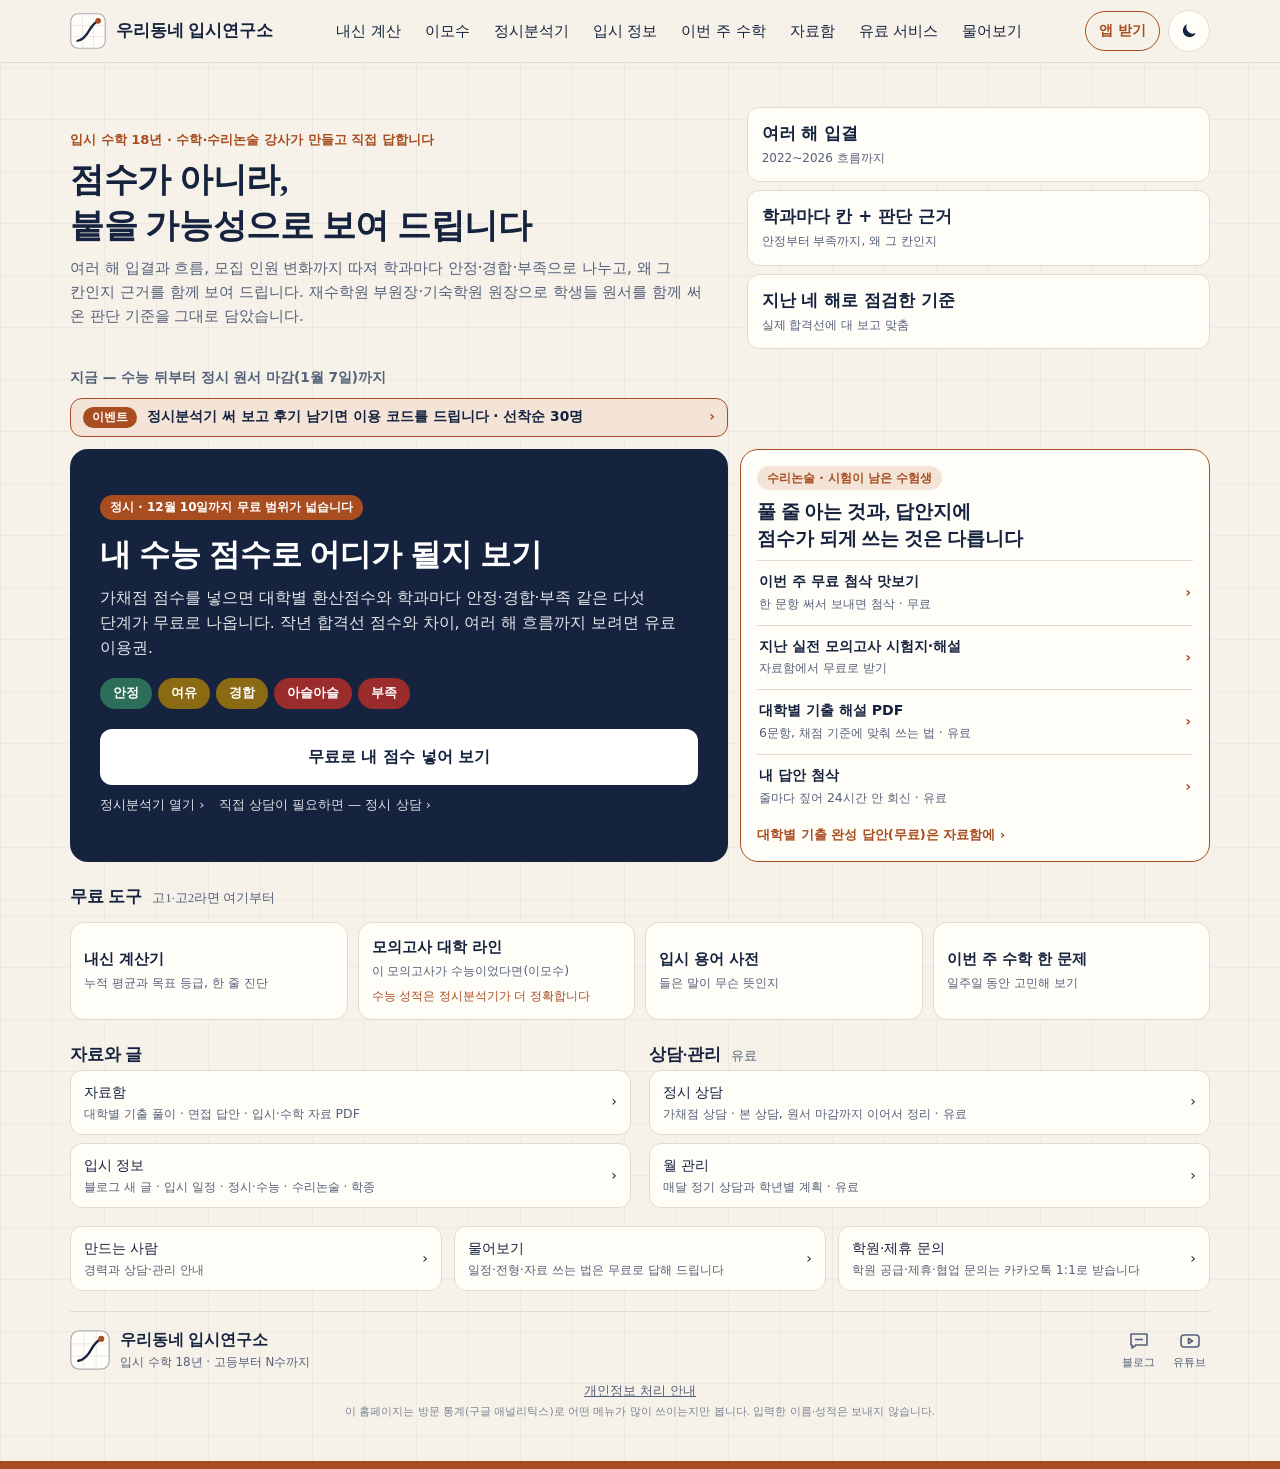
<file: index.html>
<!doctype html><html><head><script>if(location.hostname==="uridongne-ipsi.co.kr"){var g=document.createElement("script");g.async=true;g.src="https://www.googletagmanager.com/gtag/js?id=G-SG586MWQHP";document.head.appendChild(g);}window.dataLayer=window.dataLayer||[];function gtag(){dataLayer.push(arguments);}gtag("js",new Date());gtag("config","G-SG586MWQHP");</script><link rel="canonical" href="https://uridongne-ipsi.co.kr/"><meta name="naver-site-verification" content="edb2ae7f2415ef2b58a89a210865f5e01ffe690c"><meta name="description" content="내 성적으로 목표 등급과 대학 라인을 확인하고, 수리논술 기출 답안·면접 자료·매주 입시 일정을 볼 수 있습니다. 입시 수학 18년 현장 경험으로 자료부터 첨삭·상담까지 직접 만들고 답합니다."><meta property="og:type" content="website"><meta property="og:site_name" content="우리동네 입시연구소"><meta property="og:title" content="우리동네 입시연구소 | 입시 수학 18년, 현장의 경험"><meta property="og:description" content="내 성적으로 목표 등급과 대학 라인을 확인하고, 수리논술 기출 답안·면접 자료·매주 입시 일정을 볼 수 있습니다. 입시 수학 18년 현장 경험으로 자료부터 첨삭·상담까지 직접 만들고 답합니다."><meta property="og:url" content="https://uridongne-ipsi.co.kr/"><meta property="og:image" content="https://uridongne-ipsi.co.kr/widget/og_brand2.png"><meta property="og:image:width" content="1200"><meta property="og:image:height" content="630"><meta name="twitter:card" content="summary_large_image"><meta charset=utf8><meta name=viewport content="width=device-width,initial-scale=1,maximum-scale=1,viewport-fit=cover"><meta name="apple-mobile-web-app-capable" content="yes"><meta name="mobile-web-app-capable" content="yes"><meta name="apple-mobile-web-app-status-bar-style" content="default"><meta name="apple-mobile-web-app-title" content="입시연구소"><meta name="theme-color" content="#F6F2E9"><meta name="format-detection" content="telephone=no"><link rel="manifest" href="https://uridongne-ipsi.co.kr/webapp/manifest.webmanifest"><link rel="apple-touch-icon" href="https://uridongne-ipsi.co.kr/webapp/icon-180.png"><link rel="icon" type="image/png" href="https://uridongne-ipsi.co.kr/webapp/icon-192.png"><style>:root{color-scheme:light;box-sizing:border-box;padding-top:env(safe-area-inset-top,0px);padding-bottom:env(safe-area-inset-bottom,0px)}html{scroll-padding-top:env(safe-area-inset-top,0px)}body{margin:0;padding:0;font:14px -apple-system,BlinkMacSystemFont,sans-serif;background:#faf9f5;color:#141413}img{max-width:100%}[hidden]:not([hidden=until-found i]){display:none!important}.pg{display:contents}.note b.hl,.why b.hl{color:var(--accent)}.shot.pg-miss{display:none}

.home-ask{display:flex;align-items:center;gap:10px;width:100%;margin-top:10px;padding:10px 14px;border:1.5px solid var(--accent);border-radius:14px;background:var(--surface);color:inherit;font:inherit;text-align:left;cursor:pointer}
.home-ask-copy{display:grid;gap:2px;flex:1;min-width:0}.home-ask-copy b{font-family:var(--f-title);font-size:.98rem;color:var(--navy)}.home-ask-copy small{font-size:.76rem;color:var(--muted)}
</style>  <script type="module" crossorigin src="https://uridongne-ipsi.co.kr/webapp/assets/index-GTNcBRle.js"></script>

<style id="site-css">
/* ===== 사이트 위쪽 메뉴 ===== */
.site-h{position:sticky;top:0;z-index:50;background:color-mix(in srgb,var(--bg) 92%,transparent);backdrop-filter:blur(8px);-webkit-backdrop-filter:blur(8px);border-bottom:1px solid var(--line)}
.site-h-in{max-width:1180px;margin:0 auto;display:flex;align-items:center;gap:18px;padding:10px 20px;min-height:60px;box-sizing:border-box}
.site-brand{display:flex;align-items:center;gap:10px;color:var(--ink);text-decoration:none;font-family:var(--f-title);font-weight:700;font-size:1.06rem;white-space:nowrap;flex:none}
.site-brand .mark{width:36px;height:36px}
.site-nav{display:flex;gap:2px;flex:1;min-width:0;justify-content:center}
.sn-i{padding:8px 11px;border-radius:999px;color:var(--ink);text-decoration:none;font-size:.92rem;white-space:nowrap}
.sn-i:hover{background:var(--sunk)}
.sn-i.on{background:var(--navy);color:var(--navy-ink);font-weight:600}
.site-tools{display:flex;align-items:center;gap:8px;flex:none}
.site-tools .grade-btn{height:38px}
.site-app{padding:8px 13px;border:1.5px solid var(--accent);border-radius:999px;color:var(--accent);text-decoration:none;font-size:.86rem;font-weight:600;white-space:nowrap}
.site-menu-btn{display:none;width:40px;height:40px;border:1px solid var(--line);border-radius:12px;background:var(--surface);flex-direction:column;justify-content:center;align-items:center;gap:4px;cursor:pointer;padding:0}
.site-menu-btn span{display:block;width:17px;height:2px;border-radius:2px;background:var(--ink)}
.site-drawer{max-width:1180px;margin:0 auto;padding:6px 16px 14px;display:grid;grid-template-columns:1fr 1fr;gap:6px;box-sizing:border-box}
.site-drawer[hidden]{display:none}
.site-drawer .sn-i{background:var(--surface);border:1px solid var(--line);border-radius:12px;padding:11px 12px}
.site-drawer .sn-i.on{background:var(--navy);border-color:var(--navy);color:var(--navy-ink)}
.sd-ext{grid-column:1/-1;display:flex;gap:14px;justify-content:center;padding-top:6px}
.sd-ext a{color:var(--muted);font-size:.86rem}
/* 앱 첫 화면 맨 위(로고·학년·밝기)는 위쪽 메뉴가 대신함 */
#home-screen .home-top{display:none}
@media (max-width:1079px){
  .site-nav,.site-app{display:none}
  .site-menu-btn{display:flex}
  .site-h-in{padding:8px 14px;min-height:56px;gap:10px;justify-content:space-between}
  .site-brand{font-size:.98rem}.site-brand .mark{width:32px;height:32px}
  .site-tools .grade-btn{height:36px;padding:0 10px}
  .site-tools .theme-toggle{width:38px;height:38px}
}
@media (max-width:380px){.site-brand span{font-size:.9rem}.site-tools{gap:5px}}

/* ===== 정시 분석기 화면 ===== */
#analyzer-screen.site-wide{max-width:1180px}
.site-home-btn{align-self:flex-start}
.an-head{display:flex;flex-wrap:wrap;align-items:baseline;gap:6px 14px;margin:0 0 4px}
.an-head h1{margin:0;font-family:var(--f-title);font-size:1.35rem;color:var(--navy)}
.an-head p{margin:0;color:var(--muted);font-size:.9rem;flex:1;min-width:220px}
.an-open{color:var(--accent);font-size:.86rem;font-weight:600;text-decoration:none;white-space:nowrap}
.an-frame{display:block;width:100%;height:calc(100vh - 150px);min-height:640px;border:0;background:transparent}

/* ===== 안내 화면 사진: 넓은 화면에서 너무 커지지 않게(누르면 크게 보기는 그대로) ===== */
@media (min-width:700px){.sub-screen .shot{max-width:400px;width:100%;margin-inline:auto}}

/* ===== 유료 서비스 모음 화면 ===== */
.pd-title{font-family:var(--f-title);font-size:1.35rem;color:var(--navy);margin:8px 0 4px}
.pd-desc{color:var(--muted);margin:0 0 14px;font-size:.9rem}
#paid-slot .paid>h2,#paid-slot .paid>.paid-h{display:none}

/* ===== 휴대폰: 첫 화면 정시분석기 칸(2026-11-22, PC는 큰 칸이 있어 숨김) ===== */
a.m-an{text-decoration:none;border-color:var(--line);margin:0;box-sizing:border-box}
/* ===== PC 넓은 화면: 첫 화면을 두 칸으로 ===== */
.site-hero{display:none}
@media (min-width:1080px){
  body{font-size:15px}
  #home-screen .home-inner{width:min(100%,1140px)}
  a.m-an{display:none}
  .site-hero{display:grid;grid-template-columns:1.35fr 1fr 1fr 1fr;gap:14px;margin:14px 0 6px}
  .hero-copy{display:flex;flex-direction:column;justify-content:center;padding:6px 10px 6px 2px}
  .hero-copy h1{margin:0 0 8px;font-family:var(--f-title);font-size:1.75rem;line-height:1.35;color:var(--navy)}
  .hero-copy p{margin:0;color:var(--muted);font-size:.95rem;line-height:1.6}
  .hero-card{display:flex;flex-direction:column;gap:8px;text-align:left;padding:20px 20px 18px;border:1px solid var(--line);border-radius:18px;background:var(--surface);color:var(--ink);cursor:pointer;font:inherit;min-height:150px;transition:transform .15s,border-color .15s}
  a.hero-card{text-decoration:none}
  .hero-card:hover{transform:translateY(-2px);border-color:var(--accent)}
  .hero-card small{color:var(--accent);font-weight:700;font-size:.78rem;letter-spacing:.02em}
  .hero-card b{font-family:var(--f-title);font-size:1.22rem;line-height:1.35;color:var(--navy)}
  .hero-card span{color:var(--muted);font-size:.86rem;line-height:1.5;margin-top:auto}
  #home-screen .home-duo{display:none}
  .site-cols{display:grid;grid-template-columns:minmax(0,1.6fr) minmax(0,1fr);grid-template-areas:"wkh ." "wk me" "info side";column-gap:18px;row-gap:12px;align-items:start;margin-top:6px}
  .site-cols>#wk-duo,.site-cols>.me-row,.site-cols>.hinfo,.site-cols>.site-col{align-self:stretch}
  .site-cols>.site-col>*{flex:1 1 auto}
  .site-cols>.me-row>*{height:auto}
  .site-col{display:flex;flex-direction:column;gap:12px;min-width:0}
  .site-col>*,.site-cols>*{margin-top:0!important;margin-bottom:0!important}
  #home-screen .paid{margin-top:22px}
  #home-screen .paid .paid-grid,#paid-slot .paid-grid{grid-template-columns:repeat(4,minmax(0,1fr))}
  .sub-screen.wrap,#calculator-screen.wrap{max-width:880px}
}

/* ===== 2026-11-25 첫 화면(현관) 개편: 학년 선택·플래너 숨김, 새 첫 화면 ===== */
#grade-btn,#grade-ov,[data-go="plan"]{display:none!important}
#home-screen .home-inner>*:not(.pwa-bar):not(.ud):not(.hfoot){display:none!important}
.ud{display:flex;flex-direction:column;gap:18px;padding-top:10px;word-break:keep-all}
.ud a{color:inherit;text-decoration:none}
.ud button{font:inherit;color:inherit;text-align:left;cursor:pointer}
.ud .k{color:var(--accent);font-weight:700;font-size:.82rem}
.ud h1{font-family:var(--f-title);font-size:1.5rem;line-height:1.35;margin:6px 0 8px;color:var(--navy)}
.ud .face p{margin:0;color:var(--muted);line-height:1.6}
.ud .proof{display:flex;gap:8px;margin-top:12px}
.ud .proof div{flex:1;background:var(--surface);border:1px solid var(--line);border-radius:12px;padding:9px 10px}
.ud .proof b{display:block;font-size:.88rem;color:var(--ink)}.ud .proof span{font-size:.75rem;color:var(--muted)}
.ud .who{display:inline-block;margin-top:10px;font-size:.85rem;color:var(--accent);font-weight:700;background:none;border:0;padding:0}
.ud .now-h{font-size:.85rem;font-weight:700;color:var(--muted);margin:0 0 -8px}
.ud .now{display:flex;flex-direction:column;gap:12px}
.ud .an{background:#16233F;color:#fff;border-radius:18px;padding:18px;display:flex;flex-direction:column}
.ud .tag{align-self:flex-start;display:inline-block;font-size:.75rem;font-weight:700;border-radius:999px;padding:3px 10px;background:#A84D1F;color:#fff}
.ud .an h2{font-family:var(--f-title);font-size:1.3rem;margin:9px 0 6px;line-height:1.35;color:#fff}
.ud .an p{margin:0 0 12px;font-size:.88rem;color:rgba(255,255,255,.88);line-height:1.6}
.ud .kans{display:flex;gap:6px;flex-wrap:wrap;margin:0 0 14px}
.ud .kans span{font-size:.78rem;font-weight:700;border-radius:999px;padding:4px 11px;color:#fff;background:#8A6A12}
.ud .kans .k1{background:#2C6E5A}.ud .kans .k5{background:#9B2C2C}
.ud .big{display:block;text-align:center;background:#fff;color:#16233F!important;font-weight:700;border-radius:12px;padding:12px;font-size:.97rem}
.ud .an .lk{display:flex;gap:14px;flex-wrap:wrap;margin-top:10px;font-size:.82rem}
.ud .an .lk a,.ud .an .lk button{color:rgba(255,255,255,.85);background:none;border:0;padding:0}
.ud .ns{background:var(--surface);border:1.5px solid var(--accent);border-radius:18px;padding:16px}
.ud .ns .tag{background:var(--accent-soft);color:var(--accent)}
.ud .ns h2{font-family:var(--f-title);font-size:1.18rem;margin:9px 0 8px;line-height:1.4;color:var(--navy)}
.ud .row{display:flex;width:100%;justify-content:space-between;align-items:center;gap:10px;border:0;border-top:1px solid var(--line);background:none;padding:10px 2px;font-size:.88rem}
.ud .row b{display:block;color:var(--ink)}.ud .row small{color:var(--muted);font-size:.78rem}.ud .row i{font-style:normal;color:var(--accent);font-weight:700}
.ud .foot{display:block;margin-top:6px;font-size:.82rem;color:var(--accent);font-weight:700;background:none;border:0;padding:0}
.ud .sec-h{display:flex;align-items:baseline;gap:10px;margin:4px 0 -6px}
.ud .sec-h b{font-size:1.06rem;color:var(--ink)}.ud .sec-h span{font-size:.8rem;color:var(--muted)}
.ud .grid{display:grid;grid-template-columns:1fr 1fr;gap:10px}
.ud .card{background:var(--surface);border:1px solid var(--line);border-radius:14px;padding:13px}
.ud .card b{display:block;font-size:.94rem;color:var(--ink)}.ud .card small{color:var(--muted);font-size:.78rem}
.ud .card em{display:block;font-style:normal;font-size:.72rem;color:var(--accent);margin-top:5px}
.ud .lst{display:flex;flex-direction:column;gap:8px}
.ud .line{display:flex;width:100%;justify-content:space-between;align-items:center;background:var(--surface);border:1px solid var(--line);border-radius:12px;padding:11px 13px;font-size:.88rem;color:var(--ink)}
.ud .line small{display:block;color:var(--muted);font-size:.78rem}
.ud .small{font-size:.78rem;color:var(--muted);margin:2px 2px 0}
.ud .b2b{font-size:.8rem;color:var(--muted);border-top:1px dashed var(--line);padding-top:12px;margin:0}
.ud .b2b button{color:var(--accent);font-weight:700;background:none;border:0;padding:0}
.ud .two,.ud .three{display:flex;flex-direction:column;gap:18px}.ud .three{gap:8px}
@media (min-width:1080px){
 .ud .face{display:grid;grid-template-columns:7fr 5fr;gap:28px;align-items:center}
 .ud h1{font-size:2.1rem}.ud .proof{flex-direction:column;margin:0}.ud .proof div{padding:12px 14px}.ud .proof b{font-size:1.05rem}
 .ud .now{display:grid;grid-template-columns:7fr 5fr;align-items:stretch}
 .ud .now.solo{grid-template-columns:1fr}
 .ud .an{padding:28px 30px;justify-content:center}.ud .an h2{font-size:1.95rem;margin:14px 0 10px}.ud .an p{font-size:.97rem;margin-bottom:18px}
 .ud .kans{margin-bottom:20px}.ud .kans span{font-size:.84rem;padding:5px 13px}.ud .big{padding:15px;font-size:1.03rem}
 .ud .grid{grid-template-columns:repeat(4,1fr)}
 .ud .two{display:grid;grid-template-columns:1fr 1fr;gap:18px}
 .ud .three{display:grid;grid-template-columns:repeat(3,1fr);gap:12px}
}
/* 학원·제휴 문의 화면 */
.pt-box{background:var(--surface);border:1.5px solid var(--accent);border-radius:18px;padding:18px;margin-top:8px}
.pt-box .pt-tag{display:inline-block;font-size:.75rem;font-weight:700;border-radius:999px;padding:3px 10px;background:var(--accent-soft);color:var(--accent);margin-bottom:8px}
.pt-box h2{font-family:var(--f-title);font-size:1.25rem;margin:0 0 6px;color:var(--navy)}
.pt-box p{margin:0 0 12px;font-size:.9rem;color:var(--muted)}
.pt-tpl{background:var(--sunk);border:1px dashed var(--line);border-radius:12px;padding:12px 14px;font-size:.88rem;line-height:1.8;white-space:pre-line;color:var(--ink)}
.pt-btns{display:flex;gap:8px;margin-top:12px}
.pt-btns>*{flex:1;text-align:center;border-radius:12px;padding:12px;font-weight:700;font-size:.95rem;font-family:inherit;cursor:pointer;text-decoration:none}
.pt-copy{background:none;border:1.5px solid var(--accent);color:var(--accent)}
[data-theme="dark"] .ud .an{border:1px solid var(--line)}
.pt-open{background:var(--navy);color:var(--bg)!important;border:0}

/* 2026-11-27 정시분석기 후기 이벤트 띠 */
.ud .rev{display:flex;align-items:center;gap:10px;background:var(--accent-soft);border:1px solid var(--accent);border-radius:12px;padding:8px 12px;margin:0 0 -6px;font-size:.86rem;line-height:1.45;color:var(--ink)}
.ud .rev .rv-t{flex:none;font-size:.72rem;font-weight:700;border-radius:999px;padding:2px 9px;background:var(--accent);color:#fff}
.ud .rev .rv-m{flex:1;font-weight:700}
.ud .rev i{flex:none;font-style:normal;color:var(--accent);font-weight:700}
.ud .rev.done{background:var(--surface);border-color:var(--line);color:var(--muted)}
.ud .rev.done .rv-t{background:var(--muted)}.ud .rev.done .rv-m{font-weight:400}.ud .rev.done i{color:var(--muted)}
[data-theme="dark"] .ud .rev .rv-t{color:#1a1410}
@media (min-width:1080px){.ud .rev{width:calc((100% - 12px)*7/12);box-sizing:border-box}.ud .rev:has(+ .now.solo){width:auto}}
</style>
</head><body>
<header class="site-h" id="site-h">
 <div class="site-h-in">
  <a class="site-brand" href="#" aria-label="우리동네 입시연구소 홈"><svg class="mark" viewBox="0 0 96 96" fill="none" aria-hidden="true"><rect class="frame" x="2" y="2" width="92" height="92" rx="20" stroke-width="3"/><path class="gl" d="M33.33 2V94M62.67 2V94M2 33.33H94M2 62.67H94" stroke-width="1.5"/><path class="cv" d="M20 74C34 72 44 60 52 45C59 32 68 25 75 21" stroke-width="6" stroke-linecap="round"/><circle class="dot" cx="75" cy="21" r="7.4"/></svg><span>우리동네 입시연구소</span></a>
  <nav class="site-nav" id="site-nav" aria-label="메뉴"><a class="sn-i" href="#calc" data-sn="calc diag">내신 계산</a><a class="sn-i" href="#imosu" data-sn="imosu">이모수</a><a class="sn-i an-link" href="https://uridongne-jeongsi.pages.dev/" data-sn="analyzer">정시분석기</a><a class="sn-i" href="#info" data-sn="info terms">입시 정보</a><a class="sn-i" href="#math" data-sn="math">이번 주 수학</a><a class="sn-i" href="#jaryo" data-sn="jaryo">자료함</a><a class="sn-i" href="#paid" data-sn="paid shop ck jeongsi jsga jsbon jsapply mg season">유료 서비스</a><a class="sn-i" href="#ask" data-sn="ask">물어보기</a></nav>
  <div class="site-tools" id="site-tools">
   <a class="site-app" href="https://uridongne-ipsi.co.kr/app/?utm_source=site" target="_blank" rel="noopener">앱 받기</a>
   <button class="theme-toggle" type="button" data-theme-toggle aria-label="어두운 화면으로 바꾸기"><svg class="ic-moon" viewBox="0 0 24 24" aria-hidden="true"><path d="M20 14.5A8 8 0 0 1 9.5 4a8 8 0 1 0 10.5 10.5z"/></svg><svg class="ic-sun" viewBox="0 0 24 24" aria-hidden="true"><circle cx="12" cy="12" r="4.2"/><path d="M12 2.5v2.3M12 19.2v2.3M4.6 4.6l1.6 1.6M17.8 17.8l1.6 1.6M2.5 12h2.3M19.2 12h2.3M4.6 19.4l1.6-1.6M17.8 6.2l1.6-1.6"/></svg></button>
   <button class="site-menu-btn" id="site-menu-btn" type="button" aria-label="메뉴 열기" aria-expanded="false"><span></span><span></span><span></span></button>
  </div>
 </div>
 <nav class="site-drawer" id="site-drawer" hidden aria-label="전체 메뉴">
  <a class="sn-i" href="#" data-sn="">홈</a><a class="sn-i" href="#calc" data-sn="calc diag">내신 계산</a><a class="sn-i" href="#imosu" data-sn="imosu">이모수</a><a class="sn-i an-link" href="https://uridongne-jeongsi.pages.dev/" data-sn="analyzer">정시분석기</a><a class="sn-i" href="#info" data-sn="info terms">입시 정보</a><a class="sn-i" href="#math" data-sn="math">이번 주 수학</a><a class="sn-i" href="#jaryo" data-sn="jaryo">자료함</a><a class="sn-i" href="#paid" data-sn="paid shop ck jeongsi jsga jsbon jsapply mg season">유료 서비스</a><a class="sn-i" href="#ask" data-sn="ask">물어보기</a><a class="sn-i" href="#about" data-sn="about">운영자 소개</a>
  <div class="sd-ext"><a href="https://uridongne-ipsi.co.kr/app/?utm_source=site" target="_blank" rel="noopener">앱 받기 ↗</a><a href="https://blog.naver.com/kwon_th" target="_blank" rel="noopener">블로그 ↗</a><a href="https://www.youtube.com/@uridongne_ipsi" target="_blank" rel="noopener">유튜브 ↗</a></div>
 </nav>
</header>

<title>우리동네 입시연구소 | 입시 수학 18년, 현장의 경험</title>

<style>
/* Layout: 브랜드 줄 → 누적 요약 → 목표 역산 → 학기 입력표 → 학기별 평균 → 브랜드 하단. 우리동네 입시연구소 규격(네이비·클레이·아이보리, 모눈 배경, Gowun Batang 제목) */
:root{
  --bg:#F6F2E9; --grid:rgba(22,35,63,.045); --surface:#FFFDF8; --sunk:#F8F4EB; --ink:#16233F; --muted:#55607A; --line:#E3DCCC;
  --accent:#A84D1F; --accent-ink:#ffffff; --accent-soft:#F4E4D8; --navy:#16233F; --navy-ink:#F6F2E9;
  --warn:#93580f; --warn-soft:#f6ead2; --bad:#a8322c; --bad-soft:#f8e1de; --good:#2f6b45; --good-soft:#e2efe4;
  --g1:#2f6b45; --g1s:#e2efe4; --g2:#2c4f86; --g2s:#e3e9f4; --g3:#85600c; --g3s:#f6ebd0; --g4:#A84D1F; --g4s:#F4E4D8; --g5:#a8322c; --g5s:#f8e1de;
  --f-title:"Gowun Batang", "Nanum Myeongjo", "AppleMyungjo", serif;
  --f-ui:"IBM Plex Sans KR", "Apple SD Gothic Neo", "Malgun Gothic", system-ui, sans-serif;
  --f-num:"IBM Plex Mono", ui-monospace, "SFMono-Regular", Menlo, monospace;
  --r:12px;
}
@media (prefers-color-scheme: dark){ :root:not([data-theme="light"]){
  --bg:#0F1729; --grid:rgba(241,236,225,.035); --surface:#16233F; --sunk:#132038; --ink:#F1ECE1; --muted:#A3ACC0; --line:#283859;
  --accent:#DB8656; --accent-ink:#1b0f07; --accent-soft:#3a2518; --navy:#F1ECE1; --navy-ink:#16233F;
  --warn:#e3a95a; --warn-soft:#3a2c17; --bad:#f08079; --bad-soft:#3d1f1d; --good:#7cc796; --good-soft:#1b3324;
  --g1:#7cc796; --g1s:#1b3324; --g2:#93b4ec; --g2s:#1f2e4d; --g3:#e3b852; --g3s:#372d14; --g4:#DB8656; --g4s:#3a2518; --g5:#f08079; --g5s:#3d1f1d;
  color-scheme:dark }}
:root[data-theme="dark"]{
  --bg:#0F1729; --grid:rgba(241,236,225,.035); --surface:#16233F; --sunk:#132038; --ink:#F1ECE1; --muted:#A3ACC0; --line:#283859;
  --accent:#DB8656; --accent-ink:#1b0f07; --accent-soft:#3a2518; --navy:#F1ECE1; --navy-ink:#16233F;
  --warn:#e3a95a; --warn-soft:#3a2c17; --bad:#f08079; --bad-soft:#3d1f1d; --good:#7cc796; --good-soft:#1b3324;
  --g1:#7cc796; --g1s:#1b3324; --g2:#93b4ec; --g2s:#1f2e4d; --g3:#e3b852; --g3s:#372d14; --g4:#DB8656; --g4s:#3a2518; --g5:#f08079; --g5s:#3d1f1d;
  color-scheme:dark }

*{box-sizing:border-box}
body{background-color:var(--bg);background-image:repeating-linear-gradient(0deg,var(--grid) 0 1px,transparent 1px 52px),repeating-linear-gradient(90deg,var(--grid) 0 1px,transparent 1px 52px);color:var(--ink);font-family:var(--f-ui);font-size:15px;line-height:1.55;border-bottom:8px solid var(--accent)}
.wrap{max-width:1080px;margin:0 auto;padding-inline:16px;padding-block:24px 56px;display:flex;flex-direction:column;gap:20px}
h1,h2,h3{margin:0;text-wrap:balance}
h1{font-family:var(--f-title);font-size:2rem;font-weight:700;letter-spacing:-.01em;line-height:1.3}
h2{font-family:var(--f-title);font-size:1.2rem;font-weight:700}
.mark{display:block;flex:none}
.mark .frame{fill:var(--surface);stroke:var(--navy);stroke-opacity:.34}
.mark .gl{stroke:var(--navy);stroke-opacity:.15}
.mark .cv{stroke:var(--navy)}
.mark .dot{fill:var(--accent)}
.num{font-family:var(--f-num);font-variant-numeric:tabular-nums}
.muted{color:var(--muted)}
.small{font-size:.82rem}
button,input,select{font:inherit;color:inherit}
:focus-visible{outline:2px solid var(--accent);outline-offset:2px}

/* header */
.head{display:flex;flex-direction:column;gap:14px}
.brandrow{display:flex;align-items:center;gap:10px;font-weight:600;color:var(--navy);letter-spacing:.01em}
.titlerow{display:flex;flex-wrap:wrap;align-items:flex-end;justify-content:space-between;gap:12px}
.head p{margin:4px 0 0;font-size:.88rem}
.who{display:flex;align-items:center;gap:8px}
.who label{font-size:.82rem;color:var(--muted)}
.who input{width:150px;padding:8px 10px;border:1px solid var(--line);border-radius:8px;background:var(--surface)}

.notice{display:flex;flex-wrap:wrap;align-items:center;justify-content:space-between;gap:10px;background:var(--warn-soft);color:var(--warn);border-radius:var(--r);padding:10px 14px;font-size:.88rem}
.notice[hidden]{display:none!important}

.btn{border:1px solid var(--line);background:var(--surface);border-radius:8px;padding:7px 12px;cursor:pointer;font-size:.86rem;font-weight:500}
.btn:hover{border-color:var(--accent);color:var(--accent)}
.btn.primary{background:var(--accent);color:var(--accent-ink);border-color:var(--accent)}
.btn.primary:hover{color:var(--accent-ink);filter:brightness(1.07)}
.btn.ghost{border-color:transparent;background:transparent}
.btn.danger:hover{border-color:var(--bad);color:var(--bad)}

/* summary tiles */
.tiles{display:grid;grid-template-columns:repeat(5,minmax(0,1fr));gap:10px}
.tile{background:var(--surface);border:1px solid var(--line);border-radius:var(--r);padding:14px 14px 12px;display:flex;flex-direction:column;gap:2px;cursor:pointer;text-align:left}
.tile:hover{border-color:var(--accent)}
.tile.on{border-color:var(--accent);box-shadow:inset 0 0 0 1px var(--accent)}
.tile .lab{font-size:.8rem;color:var(--muted);font-weight:600;letter-spacing:.02em}
.tile .val{font-size:1.9rem;font-weight:600;line-height:1.15}
.tile .meta{font-size:.76rem;color:var(--muted)}
@media (max-width:760px){.tiles{grid-template-columns:repeat(3,minmax(0,1fr))}}
@media (max-width:440px){.tiles{grid-template-columns:repeat(2,minmax(0,1fr))}}

/* target panel */
.panel{background:var(--surface);border:1px solid var(--line);border-radius:var(--r);padding:18px}
.target{display:grid;grid-template-columns:260px minmax(0,1fr);gap:22px}
@media (max-width:760px){.target{grid-template-columns:minmax(0,1fr)}}
.tctl{display:flex;flex-direction:column;gap:12px}
.field{display:flex;flex-direction:column;gap:4px}
.field label{font-size:.8rem;color:var(--muted);font-weight:600}
.field select,.field input{padding:9px 10px;border:1px solid var(--line);border-radius:8px;background:var(--sunk)}
.field input.big{font-family:var(--f-num);font-size:1.3rem;font-weight:600}
.facts{display:grid;grid-template-columns:auto 1fr;gap:4px 12px;font-size:.85rem;margin:0}
.facts dt{color:var(--muted)} .facts dd{margin:0;text-align:right}
.tres{display:flex;flex-direction:column;gap:14px;min-width:0}
.need{display:flex;align-items:baseline;flex-wrap:wrap;gap:6px 14px}
.need .big{font-size:2.6rem;font-weight:600;line-height:1}
.need .cap{font-size:.9rem;color:var(--muted)}
.state{display:inline-block;padding:3px 10px;border-radius:999px;font-size:.8rem;font-weight:600}
.state.ok{background:var(--good-soft);color:var(--good)}
.state.hard{background:var(--warn-soft);color:var(--warn)}
.state.no{background:var(--bad-soft);color:var(--bad)}
.state.done{background:var(--accent-soft);color:var(--accent)}
.say{margin:0;font-size:.95rem}
.say b{font-weight:700}
.mix{display:flex;height:30px;border-radius:7px;overflow:hidden;border:1px solid var(--line)}
.mix div{display:flex;align-items:center;justify-content:center;font-size:.78rem;font-weight:600;white-space:nowrap;overflow:hidden}
.scen{display:grid;grid-template-columns:repeat(5,minmax(0,1fr));gap:6px}
.scen div{background:var(--sunk);border-radius:8px;padding:8px 6px;text-align:center;font-size:.76rem;color:var(--muted)}
.scen div b{display:block;font-family:var(--f-num);font-size:1.05rem;color:var(--ink);font-weight:600}
.scen div.hit{outline:1.5px solid var(--good)}
.scen-h{font-size:.8rem;color:var(--muted);font-weight:600;margin:0 0 6px}

/* grade chips */
.g{display:inline-flex;align-items:center;justify-content:center;min-width:26px;height:24px;padding:0 6px;border-radius:6px;font-family:var(--f-num);font-weight:600;font-size:.85rem}
.g1{background:var(--g1s);color:var(--g1)} .g2{background:var(--g2s);color:var(--g2)} .g3{background:var(--g3s);color:var(--g3)} .g4{background:var(--g4s);color:var(--g4)} .g5{background:var(--g5s);color:var(--g5)}

/* semesters */
.semhead{display:flex;flex-wrap:wrap;align-items:center;justify-content:space-between;gap:10px;margin-bottom:12px}
.tabs{display:flex;flex-wrap:wrap;gap:6px}
.tab{border:1px solid var(--line);background:var(--sunk);border-radius:8px;padding:6px 12px;cursor:pointer;display:flex;align-items:center;gap:6px;font-size:.88rem;font-weight:600}
.tab .dot{width:7px;height:7px;border-radius:50%;background:var(--muted)}
.tab .dot.done{background:var(--accent)}
.tab.on{background:var(--accent);border-color:var(--accent);color:var(--accent-ink)}
.tab.on .dot{background:var(--accent-ink)}
.seg{display:inline-flex;border:1px solid var(--line);border-radius:8px;overflow:hidden}
.seg button{border:0;background:transparent;padding:6px 12px;cursor:pointer;font-size:.84rem}
.seg button.on{background:var(--accent-soft);color:var(--accent);font-weight:600}
.semtools{display:flex;flex-wrap:wrap;align-items:center;gap:8px;margin-bottom:10px}
.scroll{overflow-x:auto;border:1px solid var(--line);border-radius:8px}
table{border-collapse:collapse;width:100%;font-size:.88rem}
th,td{padding:7px 8px;border-bottom:1px solid var(--line);text-align:left;vertical-align:middle}
th{background:var(--sunk);font-size:.78rem;color:var(--muted);font-weight:600;white-space:nowrap}
tr:last-child td{border-bottom:0}
.rows select,.rows input[type=text],.rows input[type=number]{padding:6px 8px;border:1px solid var(--line);border-radius:6px;background:var(--surface)}
.rows input[type=text]{width:100%;min-width:140px}
.rows input[type=number]{width:62px;font-family:var(--f-num)}
.rows .c-grp select{min-width:118px}
.chk{display:flex;align-items:center;gap:5px;white-space:nowrap;font-size:.8rem;color:var(--muted)}
.tag{font-size:.74rem;color:var(--muted);white-space:nowrap}
.tag.warn{color:var(--warn)}
.x{border:0;background:transparent;cursor:pointer;color:var(--muted);font-size:1.1rem;line-height:1;padding:4px 8px;border-radius:6px}
.x:hover{color:var(--bad);background:var(--bad-soft)}
.empty{padding:22px;text-align:center;color:var(--muted);font-size:.9rem}
/* 휴대폰: 과목 한 줄을 카드 3줄로 (교과군·삭제 / 과목명 / 학점·등급·표시만) */
@media (max-width:640px){
  .scroll:has(> table.rows){overflow:visible;border:0}
  table.rows,table.rows tbody{display:block}
  table.rows thead{display:none}
  table.rows tr{display:grid;grid-template-columns:1fr 1fr auto;grid-template-areas:"grp grp del" "name name name" "cr g ach";gap:8px 10px;align-items:end;padding:12px;border:1px solid var(--line);border-radius:10px;background:var(--surface);margin-bottom:10px}
  table.rows tr:has(> td.empty){display:block;border-style:dashed}
  table.rows td{padding:0;border:0;min-width:0}
  table.rows td:nth-child(1){grid-area:grp}
  table.rows td:nth-child(2){grid-area:name}
  table.rows td:nth-child(3){grid-area:cr}
  table.rows td:nth-child(4){grid-area:g}
  table.rows td:nth-child(5){grid-area:ach;padding-bottom:8px}
  table.rows td:nth-child(6){grid-area:del;text-align:right}
  table.rows td:nth-child(3)::before,table.rows td:nth-child(4)::before{display:block;font-size:.74rem;color:var(--muted);font-weight:600;margin-bottom:3px}
  table.rows td:nth-child(3)::before{content:"학점"}
  table.rows td:nth-child(4)::before{content:"등급 / 성취도"}
  .rows select,.rows input[type=text],.rows input[type=number]{width:100%;min-width:0}
  .rows .c-grp select{min-width:0}
  .rows td:nth-child(4) .tag{display:block;padding:8px 0}
}
.semfoot{display:flex;flex-wrap:wrap;gap:6px 18px;margin-top:10px;font-size:.84rem;color:var(--muted)}

.matrix th:first-child,.matrix td:first-child{white-space:nowrap}
.matrix td.n{font-family:var(--f-num);text-align:right}
.matrix th.n{text-align:right}
.matrix tr.total td{font-weight:700;background:var(--accent-soft)}
.matrix tr.plan td{color:var(--muted)}

.notes{font-size:.82rem;color:var(--muted);margin:0;padding-left:18px;display:flex;flex-direction:column;gap:3px}
.confirm{display:inline-flex;align-items:center;gap:6px;font-size:.84rem}
.confirm[hidden]{display:none!important}
.filebar{display:flex;flex-wrap:wrap;align-items:center;gap:8px;margin-top:-6px}
.filebar-actions,.admin-tools{display:flex;flex-wrap:wrap;align-items:center;gap:8px}
.msg{font-size:.84rem;color:var(--muted)}
.msg.ok{color:var(--good)} .msg.err{color:var(--bad)}
.theme-control{display:inline-flex;align-items:center;gap:7px;color:var(--muted);font-size:.76rem;font-weight:600;white-space:nowrap}
.theme-control select{min-height:36px;padding:6px 26px 6px 10px;border:1px solid var(--line);border-radius:8px;background:var(--surface);color:var(--ink);font:inherit}
.calculator-topbar{display:flex;align-items:center;justify-content:space-between;gap:12px;flex-wrap:wrap}
.calculator-topbar .theme-toggle{margin-left:auto}
.theme-toggle{display:grid;place-items:center;width:42px;height:42px;flex:none;border:1px solid var(--line);border-radius:999px;background:var(--surface);color:var(--ink);cursor:pointer;padding:0}
.theme-toggle:hover{border-color:var(--accent);color:var(--accent)}
.theme-toggle svg{width:20px;height:20px;fill:none;stroke:currentColor;stroke-width:1.8;stroke-linecap:round;stroke-linejoin:round}
.theme-toggle .ic-moon{fill:currentColor;stroke:none}
:root[data-theme="dark"] .theme-toggle .ic-moon,:root:not([data-theme="dark"]) .theme-toggle .ic-sun{display:none}
.home-top{flex-wrap:nowrap!important}
.confirm-layer{position:fixed;inset:0;z-index:60;display:grid;place-items:center;padding:24px;background:rgba(10,16,30,.62)}
.confirm-box{width:min(100%,420px);padding:22px;border:1px solid var(--line);border-radius:16px;background:var(--surface);box-shadow:0 20px 60px rgba(0,0,0,.28)}
.confirm-box h2{margin:0 0 8px}
.confirm-box p{margin:0;color:var(--muted);line-height:1.65}
.confirm-actions{display:flex;justify-content:flex-end;flex-wrap:wrap;gap:8px;margin-top:18px}
.confirm-actions .btn.danger{background:var(--accent);border-color:var(--accent);color:var(--accent-ink)}
.msg:empty{display:none}
.filebar .msg{flex-basis:100%}
.brandfoot{display:flex;flex-direction:column;gap:12px;padding-top:20px;border-top:1px solid var(--line)}
.bf-top{display:flex;align-items:center;gap:12px}
.bf-top b{display:block;font-family:var(--f-title);font-size:1.1rem;color:var(--navy)}
.bf-top span{font-size:.84rem;color:var(--muted)}
.bf-links{display:flex;flex-wrap:wrap;gap:8px}
.bf-links a{display:inline-flex;align-items:center;gap:6px;padding:7px 14px;border-radius:999px;font-size:.86rem;font-weight:600;text-decoration:none;border:1px solid var(--line);color:var(--ink);background:var(--surface)}
.bf-links a.main{background:var(--accent);border-color:var(--accent);color:var(--accent-ink)}
.bf-links a:hover{border-color:var(--accent)}
.brandfoot p{margin:0;font-size:.8rem;color:var(--muted)}
.ov{position:fixed;inset:0;z-index:50;background:rgba(10,16,30,.62);display:flex;align-items:flex-start;justify-content:center;overflow-y:auto;padding:calc(16px + env(safe-area-inset-top,0px)) 16px calc(16px + env(safe-area-inset-bottom,0px))}
.ov-box{background:var(--surface);border-radius:var(--r);padding:14px;display:flex;flex-direction:column;gap:12px;width:100%;max-width:560px}
.ov-head{display:flex;align-items:center;justify-content:space-between;gap:10px;font-size:.88rem}
.ov-box img{width:100%;height:auto;border-radius:8px;border:1px solid var(--line);-webkit-touch-callout:default;user-select:auto}
.copybox{width:100%;height:140px;font-family:var(--f-num);font-size:.8rem;padding:10px;border:1px solid var(--line);border-radius:8px;background:var(--surface)}

/* 첫 화면: 계산기를 우선 보여주고, 준비 중인 기능을 아래에 이어 배치 */
.home-screen{min-height:100svh;padding:24px 20px 28px;display:flex;justify-content:center;align-items:flex-start}
.home-inner{width:min(100%,680px);display:flex;flex-direction:column;gap:16px;padding:10px 0 12px}
.home-top{display:flex;align-items:center;justify-content:space-between;flex-wrap:wrap;gap:10px 14px}
.home-brand{display:flex;align-items:center;gap:12px;color:var(--navy);font-weight:700;font-size:1rem}
.home-brand .mark{width:48px;height:48px}
.home-kicker{margin:0;color:var(--accent);font-size:.78rem;font-weight:700;letter-spacing:.12em}
.home-title{max-width:12ch;font-size:clamp(2.2rem,9vw,4.1rem);line-height:1.22}
.home-description{margin:-7px 0 0;color:var(--muted);font-size:1rem}
.home-tool{width:100%;display:flex;align-items:center;gap:14px;padding:18px 20px;border:1px solid var(--line);border-radius:16px;background:var(--surface);color:var(--ink);text-align:left;cursor:pointer;box-shadow:0 10px 30px rgba(22,35,63,.07)}
.home-tool:hover{border-color:var(--accent);transform:translateY(-1px)}
.home-tool-number{display:grid;place-items:center;width:44px;height:44px;flex:none;border-radius:12px;background:var(--accent-soft);color:var(--accent);font-family:var(--f-num);font-weight:700}
.home-tool-copy{display:flex;flex:1;flex-direction:column;gap:3px}
.home-tool-copy b{font-size:1.05rem}
.home-tool-copy small{color:var(--muted);font-size:.83rem}
.home-tool-arrow{font-size:1.5rem;color:var(--accent)}
.home-note{margin:0 0 3px;color:var(--muted);font-size:.82rem}
.home-features{display:grid;gap:9px}
.home-feature{display:flex;align-items:center;gap:12px;min-height:68px;padding:10px 14px;border:1px solid var(--line);border-radius:14px;background:var(--surface)}
.home-feature-number{display:grid;place-items:center;width:40px;height:40px;flex:none;border-radius:11px;background:var(--accent-soft);color:var(--accent);font-family:var(--f-num);font-weight:700}
.home-feature-copy{display:grid;gap:2px;min-width:0}
.home-feature-copy b{font-size:.95rem}
.home-feature-copy b span{color:var(--muted);font-size:.84rem;font-weight:500}
.home-feature-copy small{color:var(--muted);font-size:.78rem}
.home-feature-copy a{width:max-content;max-width:100%;color:var(--accent);font-size:.78rem;text-decoration:underline;text-underline-offset:2px}
.home-privacy{font-size:.8rem;color:var(--muted)}
.home-privacy a{color:inherit}
.home-privacy{margin-top:4px}
.calculator-home{align-self:flex-start}
@media (prefers-reduced-motion:reduce){.home-tool{transition:none}}
@media (max-width:440px){
  .home-screen{padding:18px 18px 24px}
  .home-inner{gap:14px;padding-top:8px}
  .home-tool{padding:15px 14px;gap:11px}
  .home-tool-number{width:42px;height:42px}
  .home-feature{min-height:62px;padding:9px 11px}
}
/* 1.7 첫 화면 개편 */
.home-title{max-width:none;font-size:clamp(1.7rem,7vw,2.6rem);line-height:1.3;margin:6px 0 0}
.home-duo{display:grid;grid-template-columns:1fr 1fr;gap:10px}
.home-big{display:flex;flex-direction:column;gap:7px;padding:16px 14px;border:1.5px solid var(--accent);border-radius:16px;background:var(--accent-soft);color:var(--ink);text-align:left;text-decoration:none;cursor:pointer;font:inherit}
.home-big b{font-family:var(--f-title);font-size:1.08rem;line-height:1.35;color:var(--navy)}
.home-big span{font-size:.8rem;color:var(--muted);line-height:1.45}
.home-big small{margin-top:auto;font-size:.76rem;color:var(--accent);font-weight:600}
.home-big b,.home-big span,.home-big small{word-break:keep-all}
button.home-feature{width:100%;font:inherit;color:inherit;text-align:left;cursor:pointer}
.home-split{align-items:flex-start}
.split-body{display:grid;flex:1;min-width:0}
.split-body>b{font-size:.95rem;padding:2px 0 6px}
.split-row{display:flex;align-items:center;justify-content:space-between;gap:10px;min-height:52px;padding:8px 0;border:0;border-top:1px solid var(--line);background:none;color:inherit;font:inherit;text-align:left;text-decoration:none;cursor:pointer;width:100%}
.split-row span{display:grid;gap:2px;color:var(--accent);font-weight:600;font-size:.9rem}
.split-row small{color:var(--muted);font-weight:400;font-size:.76rem}
.split-row i{font-style:normal;color:var(--muted);font-size:1.2rem}
.jr-blog{display:block;margin:0 0 12px;padding:11px 14px;border:1px dashed var(--line);border-radius:12px;color:var(--accent);font-size:.86rem;font-weight:600;text-decoration:none}
.home-feature-copy{flex:1}
.home-feature-copy a{display:block;margin-top:4px;text-decoration:none!important;font-weight:600}
.home-feature-arrow{font-size:1.4rem;color:var(--accent)}
.sub-screen{display:flex;flex-direction:column;gap:14px;min-height:calc(100svh - 48px);box-sizing:border-box}
.sub-title{font-family:var(--f-title);font-size:1.6rem;margin:6px 0 0;color:var(--navy)}
.sub-desc{margin:-6px 0 4px;color:var(--muted);font-size:.9rem;line-height:1.6}
.link-list{display:grid;gap:9px}
.jr-state{padding:14px 16px;border:1px dashed var(--line);border-radius:14px;color:var(--muted);font-size:.9rem}
.jr-new{display:grid;gap:9px;margin-bottom:18px}.jr-new h2,.jr-group h2{font-size:.86rem;color:var(--muted);margin:0;font-weight:600}
.jr-tabs{margin:4px 0 12px;flex-wrap:wrap}
.jr-tabs button[aria-selected="true"]{background:var(--accent);border-color:var(--accent);color:#fff}
.jr-search{width:100%;box-sizing:border-box;margin:0 0 12px;padding:11px 14px;border:1px solid var(--line);border-radius:12px;background:var(--surface);color:var(--ink);font:inherit}
.jr-group{display:grid;gap:9px;margin-bottom:18px}
.pdf-row{display:flex;flex-direction:column;gap:2px;padding:13px 16px;border:1px solid var(--line);border-radius:14px;background:var(--surface);color:var(--ink);text-decoration:none}
.pdf-row b{font-size:.98rem}.pdf-row small{color:var(--muted);font-size:.8rem}
.pdf-row::after{content:"PDF 열기 ↗";font-size:.74rem;color:var(--accent);font-weight:600;margin-top:4px}
.jr-empty{color:var(--muted);font-size:.88rem;padding:6px 2px}
.link-row{display:flex;flex-direction:column;gap:2px;padding:13px 16px;border:1px solid var(--line);border-radius:14px;background:var(--surface);color:var(--ink);text-decoration:none}
.link-row b{font-size:1rem}.link-row small{color:var(--muted);font-size:.8rem}
.link-row::after{content:"블로그에서 보기 ↗";font-size:.74rem;color:var(--accent);font-weight:600;margin-top:4px}
/* 1.10: 입시 정보 — 블로그 최근 글 3개 + 새 글 N 표시 */
.bl-sec{display:grid;gap:9px;margin-bottom:18px}.bl-sec h2{font-size:.86rem;color:var(--muted);margin:0;font-weight:600}
.bl-row{display:flex;gap:10px;align-items:flex-start;padding:13px 16px;border:1px solid var(--line);border-radius:14px;background:var(--surface);color:var(--ink);text-decoration:none}
.bl-row span{display:grid;gap:4px;min-width:0;flex:1}
.bl-row b{font-size:.95rem;line-height:1.45;display:-webkit-box;-webkit-line-clamp:2;-webkit-box-orient:vertical;overflow:hidden}
.bl-row small{color:var(--muted);font-size:.78rem}
.bl-row .bl-ar{flex:none;color:var(--accent);font-style:normal;font-size:1.1rem;line-height:1.3}
.nbadge{display:inline-grid;place-items:center;min-width:17px;height:17px;padding:0 4px;margin-left:6px;border-radius:9px;background:var(--accent);color:#fff;font-family:var(--f-num);font-size:.66rem;font-weight:700;font-style:normal;line-height:1;vertical-align:2px}
.nbadge[hidden]{display:none}
.split-row .sr-t{font-style:normal}.split-row i.nbadge{color:#fff;font-size:.66rem}
.bl-more{font-size:.8rem;color:var(--accent);font-weight:600;text-decoration:none;justify-self:end}

.career{margin:0;display:grid;gap:0;border:1px solid var(--line);border-radius:14px;background:var(--surface);padding:4px 16px}
.career div{display:flex;gap:14px;padding:12px 0;border-bottom:1px solid var(--line)}
.career div:last-child{border-bottom:0}
.career dt{min-width:84px;color:var(--muted);font-family:var(--f-num);font-size:.85rem;padding-top:1px}
.career dd{margin:0;line-height:1.5}.career dd small{display:block;color:var(--muted);font-size:.8rem;margin-top:3px}
.btn.wide{display:flex;justify-content:center;width:100%;text-decoration:none;padding:13px}
.diag-cta{display:flex;align-items:center;justify-content:space-between;flex-wrap:wrap;gap:10px;padding:14px 16px;border:1.5px dashed var(--accent);border-radius:14px}
.diag-cta p{margin:0;color:var(--muted);font-size:.86rem}
.dq h2{font-size:.95rem;margin:0 0 8px}
.chips{display:flex;flex-wrap:wrap;gap:8px}
.chips button{padding:9px 14px;border:1px solid var(--line);border-radius:999px;background:var(--surface);color:var(--ink);font:inherit;font-size:.9rem;cursor:pointer}
.chips button.on{background:var(--accent);border-color:var(--accent);color:var(--accent-ink);font-weight:600}
.dq input{width:100%;box-sizing:border-box;padding:11px 12px;border:1px solid var(--line);border-radius:10px;background:var(--surface);color:var(--ink);font:inherit}
.dq-done{display:flex;flex-direction:column;gap:10px;padding:14px 16px;border:1px solid var(--accent);border-radius:14px;background:var(--accent-soft)}
.dq-done p{margin:0;line-height:1.6;font-size:.92rem}
/* 1.8: 해설 파일·정시 상담 */
.price-box{display:grid;gap:4px;padding:14px 16px;border:1.5px solid var(--accent);border-radius:14px;background:var(--accent-soft)}
.price-box b{font-family:var(--f-title);font-size:1.05rem;color:var(--navy)}
.price-box span{font-size:.86rem;line-height:1.55}
.two-btn{display:grid;grid-template-columns:1fr 1fr;gap:8px}
.two-btn .btn{color:var(--accent);font-weight:600;display:flex;justify-content:center;align-items:center;text-align:center;text-decoration:none;padding:11px 8px;font-size:.85rem;line-height:1.35}
.sp-day{font-size:.84rem;color:var(--muted);margin:10px 0 6px;font-weight:600}
.sp-row{display:flex;align-items:flex-start;gap:12px;padding:12px 14px;border:1px solid var(--line);border-radius:14px;background:var(--surface);cursor:pointer;margin-bottom:8px}
.sp-row input{width:20px;height:20px;margin:2px 0 0;accent-color:var(--accent);flex:none}
.sp-row div{display:grid;gap:2px}.sp-row b{font-size:.95rem}.sp-row small{color:var(--muted);font-size:.78rem;line-height:1.45}
.sp-row.on{border-color:var(--accent);background:var(--accent-soft)}
.sp-soon{display:inline-block;margin-left:6px;padding:1px 7px;border-radius:999px;background:var(--navy);color:var(--navy-ink);font-size:.7rem;font-weight:600;vertical-align:1px}
.sp-sum{position:sticky;bottom:0;z-index:5;display:flex;justify-content:space-between;align-items:center;gap:10px;padding:12px 16px;border-radius:14px;background:var(--navy);color:var(--navy-ink);font-size:.9rem;box-shadow:0 -4px 14px rgba(0,0,0,.12)}
.sp-sum b{font-family:var(--f-num);font-size:1.05rem}
.fine{margin:0;padding:12px 14px;border:1px solid var(--line);border-radius:12px;font-size:.8rem;line-height:1.6;color:var(--muted)}
.fine li{margin:0 0 4px}.fine ul{margin:0;padding-left:18px}
.dq textarea{width:100%;box-sizing:border-box;min-height:84px;padding:11px 12px;border:1px solid var(--line);border-radius:10px;background:var(--surface);color:var(--ink);font:inherit;resize:vertical}
.dq small.hint{display:block;color:var(--muted);font-size:.78rem;margin:-4px 0 8px;line-height:1.5}
.js-card{display:grid;gap:3px;padding:13px 16px;border:1px solid var(--line);border-radius:14px;background:var(--surface)}
.js-card b{font-size:1rem}.js-card small{color:var(--muted);font-size:.8rem;line-height:1.5}
.js-card em{font-style:normal;margin-left:4px;color:var(--accent);font-weight:700;font-size:1rem}
.js-steps{margin:0;padding-left:20px;font-size:.86rem;line-height:1.65}
/* 1.8: 정시 상담 상세·첨삭 */
.big-choice{display:grid;gap:10px}
.big-choice button{display:grid;gap:4px;padding:16px;border:1.5px solid var(--accent);border-radius:16px;background:var(--accent-soft);color:var(--ink);font:inherit;text-align:left;cursor:pointer}
.big-choice b{font-family:var(--f-title);font-size:1.15rem;color:var(--navy)}
.big-choice span{font-size:.84rem;color:var(--muted);line-height:1.5}
.big-choice small{font-size:.8rem;color:var(--accent);font-weight:700}
.ask-card{display:grid;gap:8px;padding:16px;border:1px solid var(--line);border-radius:16px;background:var(--surface)}
.ask-card .ask-step{font-family:var(--f-num);font-weight:700;color:var(--accent);font-size:.8rem;letter-spacing:.04em}
.ask-card h2{margin:0;font-family:var(--f-title);font-size:1.12rem;color:var(--navy)}
.ask-card p{margin:0;font-size:.88rem;line-height:1.6}
.ask-card ul{margin:0;padding:10px 12px;list-style:none;display:grid;gap:4px;background:var(--bg);border-radius:10px;font-size:.84rem;color:var(--muted)}
.ask-card ul li::before{content:"“";color:var(--accent);font-weight:700;margin-right:2px}
.ask-card .ask-promise{font-size:.8rem;color:var(--muted)}
.ask-card .btn{margin-top:4px}
.ask-card .ask-sub{font-size:.82rem;color:var(--accent);font-weight:600;text-decoration:none;background:none;border:0;padding:0;text-align:left;cursor:pointer}
.btn.off{opacity:.5;pointer-events:none}
.ask-flow{margin:2px 0 0;font-size:.8rem;color:var(--muted);text-align:center}
.sec-h{font-family:var(--f-title);font-size:1.15rem;color:var(--navy);margin:10px 0 -4px}
.why{padding:14px 16px;border-left:4px solid var(--accent);background:var(--surface);border-radius:0 12px 12px 0;font-size:.9rem;line-height:1.7}
.why p{margin:0 0 8px}.why p:last-child{margin:0}
.get-list{margin:0;padding:0;list-style:none;display:grid;gap:8px}
.get-list li{display:grid;grid-template-columns:28px 1fr;gap:8px;padding:12px 14px;border:1px solid var(--line);border-radius:12px;background:var(--surface);font-size:.88rem;line-height:1.5}
.get-list li i{font-style:normal;font-weight:700;color:var(--accent);font-family:var(--f-num)}
.get-list li b{display:block;font-size:.93rem;margin-bottom:2px}
.shot{margin:0;display:grid;gap:6px}
.shot img{width:100%;border:1px solid var(--line);border-radius:12px;cursor:zoom-in;background:#fff}
.shot figcaption{font-size:.8rem;color:var(--muted);line-height:1.5}
.shot figcaption em{font-style:normal;color:var(--accent);font-weight:600}
.paid{display:grid;gap:10px;margin-top:6px}
.paid-h{font-family:var(--f-title);font-size:1.15rem;color:var(--navy);margin:0}
.paid-grid{display:grid;grid-template-columns:1fr 1fr;gap:10px}
.paid-grid>*{display:grid;gap:5px;align-content:start;min-height:92px;padding:14px;border:1.5px solid var(--accent);border-radius:14px;background:var(--surface);color:var(--ink);font:inherit;text-align:left;text-decoration:none;cursor:pointer}
.paid-grid b{font-size:.98rem;color:var(--accent)}.paid-grid small{font-size:.78rem;color:var(--muted);line-height:1.45}
.flow{list-style:none;margin:0;padding:0 0 0 6px;display:grid;gap:0}
.flow li{position:relative;padding:0 0 16px 22px;border-left:2px solid var(--line)}
.flow li:last-child{border-left-color:transparent;padding-bottom:0}
.flow li::before{content:"";position:absolute;left:-7px;top:3px;width:12px;height:12px;border-radius:50%;background:var(--surface);border:2px solid var(--line)}
.flow li.on::before{background:var(--accent);border-color:var(--accent)}
.flow .fd{display:block;font-size:.74rem;color:var(--muted);font-family:var(--f-num)}
.flow b{display:block;font-size:.98rem;margin:1px 0 2px}.flow li.on b{color:var(--accent)}
.flow small{display:block;font-size:.82rem;color:var(--muted);line-height:1.55}
.pg3{display:grid;grid-template-columns:repeat(3,1fr);gap:8px}
.pg3 div{display:grid;gap:4px;align-content:start;padding:12px 10px;border:1px solid var(--line);border-radius:12px;background:var(--surface)}
.pg3 b{font-size:.86rem;color:var(--navy)}.pg3 small{font-size:.74rem;color:var(--muted);line-height:1.45}
.zv{position:fixed;inset:0;z-index:50;background:rgba(10,12,18,.92);overflow:auto;-webkit-overflow-scrolling:touch}
.zv img{display:block;width:220%;max-width:none;margin:56px 0 20px;background:#fff}
.zv.tall img{width:170%}
.note{margin:0;font-size:.8rem;color:var(--muted);line-height:1.6}
.zv button{position:fixed;top:12px;right:12px;z-index:51;padding:9px 14px;border:0;border-radius:999px;background:#fff;color:#111;font:inherit;font-weight:700}
.zv p{position:fixed;top:16px;left:14px;margin:0;color:#ddd;font-size:.78rem}
@media (max-width:340px){.home-duo{gap:8px}.home-big{padding:14px 11px;gap:6px}.home-big b{font-size:.98rem}.home-big span{font-size:.76rem}.home-big small{font-size:.72rem}}
@media (max-width:260px){.home-duo{grid-template-columns:1fr}}
.pwa-bar{display:flex;flex-direction:column;gap:8px;margin:0 0 14px;padding:12px 14px;border:1px solid var(--accent);border-radius:14px;background:var(--accent-soft);color:var(--ink);font-size:.88rem;line-height:1.55}
.pwa-bar b{color:var(--accent)}.pwa-bar .pwa-act{display:flex;flex-wrap:wrap;gap:8px}
.pwa-bar a,.pwa-bar button{display:inline-flex;align-items:center;padding:7px 12px;border-radius:999px;border:1px solid var(--accent);background:var(--surface);color:var(--accent);font:inherit;font-size:.84rem;font-weight:600;text-decoration:none;cursor:pointer}
.pwa-bar a.main{background:var(--accent);color:var(--accent-ink)}

.pg a.btn:not(.primary){color:var(--ink)}
.season-card{display:flex;align-items:center;gap:12px;width:100%;padding:13px 14px;border:1.5px solid var(--clay,#A84D1F);border-radius:14px;background:var(--surface);color:inherit;font:inherit;text-align:left;cursor:pointer}
.season-copy{display:grid;gap:3px;flex:1;min-width:0}.season-copy em{font-style:normal;font-size:.72rem;font-weight:700;color:var(--clay,#A84D1F)}
.season-copy b{font-family:var(--f-title);font-size:1rem;line-height:1.35;color:var(--navy)}.season-copy small{font-size:.8rem;color:var(--muted)}

/* 1.14 첫 화면 개편 */
html{height:100%}body{min-height:100%;box-sizing:border-box;margin:0}
.home-inner{gap:12px}
.home-tools{display:flex;align-items:center;gap:8px}
.grade-btn{height:38px;padding:0 13px;border:1px solid var(--line);border-radius:999px;background:var(--surface);color:var(--ink);font:inherit;font-size:.86rem;font-weight:600;cursor:pointer}
.home-brand .mark{width:44px;height:44px}
.me-row{display:flex;gap:8px;align-items:stretch}
.me-card{flex:1;min-width:0;display:grid;gap:4px;padding:11px 13px;border:1px solid var(--line);border-radius:14px;background:var(--surface);cursor:pointer}
.me-h{font-size:.84rem;color:var(--navy)}
.me-fill{display:grid;gap:2px;font-size:.82rem}.me-fill[hidden],.me-empty[hidden]{display:none}
.me-l1{color:var(--ink)}.me-l2{color:var(--ink)}.me-l2 small{color:var(--muted);font-size:.76rem}.me-l2 u{text-underline-offset:2px}
.me-empty{display:grid;gap:6px;font-size:.8rem;color:var(--muted)}
.me-adds{display:flex;flex-wrap:wrap;gap:5px}.me-adds button{padding:4px 9px;border:1px solid var(--line);border-radius:999px;background:var(--sunk);color:var(--accent);font:inherit;font-size:.76rem;font-weight:600;cursor:pointer}
.me-adds button[hidden]{display:none}
.me-plan{width:76px;flex:none;display:grid;place-content:center;justify-items:center;gap:2px;border:1px solid var(--line);border-radius:14px;background:var(--surface);color:var(--accent);font:inherit;cursor:pointer}
.me-plan span{font-size:1.35rem;line-height:1}.me-plan b{font-family:var(--f-title);font-size:.95rem}
.season-card{padding:9px 13px;border-width:1.2px;border-radius:12px}
.season-copy{gap:1px}.season-copy b{font-size:.92rem}.season-copy small{font-size:.76rem}
.home-big{background:var(--surface);border:1px solid var(--line);padding:14px 13px;gap:6px}
.home-big b{font-size:1.02rem}.home-big span{font-size:.78rem}
.home-ask{border:1px solid var(--line);margin-top:0;padding:12px 14px}
.wk-h{margin:4px 0 -4px 2px;font-size:.82rem;color:var(--muted)}
.wk-duo{display:grid;grid-template-columns:1fr 1fr;gap:10px}
.wk-duo.one{grid-template-columns:1fr}
.wk-card{position:relative;display:flex;flex-direction:column;gap:5px;padding:13px;border:1px solid var(--line);border-radius:14px;background:var(--surface);color:var(--ink);font:inherit;text-align:left;text-decoration:none;cursor:pointer}
.wk-card[hidden]{display:none}
.wk-card em{font-style:normal;font-size:.74rem;font-weight:700;color:var(--ink);padding-right:22px}
.wk-card b{font-family:var(--f-title);font-size:1rem;line-height:1.35;color:var(--navy);word-break:keep-all}
.wk-card small{font-size:.76rem;color:var(--muted)}
.wk-card>.nbadge{position:absolute;top:10px;right:10px;margin:0}
.hinfo{display:grid;grid-template-columns:minmax(0,1fr);gap:9px;padding:13px 14px;border:1px solid var(--line);border-radius:14px;background:var(--surface);min-width:0}
.hinfo-top{display:flex;justify-content:space-between;align-items:baseline}.hinfo-top h2{font-size:1.05rem;color:var(--navy)}
.hinfo-top a{font-size:.8rem;color:var(--accent);text-decoration:none;font-weight:600}
.hterm{display:grid;gap:6px}.hterm[hidden]{display:none}.hterm b{font-size:.8rem;color:var(--navy)}
.hterm-in{width:100%;padding:10px 12px;border:1px solid var(--line);border-radius:10px;background:var(--sunk);color:var(--muted);font:inherit;font-size:.82rem;text-align:left;cursor:text}
.hchips{display:flex;gap:6px;overflow-x:auto;scrollbar-width:none;margin:0 -14px;padding:0 14px}.hchips::-webkit-scrollbar{display:none}
.hchips.more{-webkit-mask-image:linear-gradient(90deg,#000 78%,transparent);mask-image:linear-gradient(90deg,#000 78%,transparent)}
.hchips a{flex:none;padding:6px 12px;border:1px solid var(--line);border-radius:999px;color:var(--ink);font-size:.8rem;text-decoration:none;background:var(--surface)}
.hbl{display:grid;grid-template-columns:minmax(0,1fr);gap:4px}.hbl a{min-width:0}.hbl a .nbadge{flex:none}.home-inner>*{min-width:0;max-width:100%}html,body{overflow-x:hidden}.hbl[hidden]{display:none}.hbl-h{font-size:.76rem;color:var(--muted);font-weight:600}
.hbl a{display:flex;gap:8px;align-items:baseline;padding:4px 0;color:var(--ink);text-decoration:none;font-size:.85rem;line-height:1.45}
.hbl a time{flex:none;font-weight:700;font-family:var(--f-num);font-size:.78rem;color:var(--navy)}
.hbl a span{min-width:0;overflow:hidden;text-overflow:ellipsis;white-space:nowrap}
.home-card{display:flex;align-items:center;gap:10px;width:100%;padding:13px 14px;border:1px solid var(--line);border-radius:14px;background:var(--surface);color:var(--ink);font:inherit;text-align:left;cursor:pointer}
.home-card .home-feature-copy b{font-family:var(--f-title);font-size:1.02rem;color:var(--navy)}
.paid-grid>*{border:1px solid var(--line)}
.hfoot{display:grid;gap:10px;margin-top:8px;padding-top:16px;border-top:1px solid var(--line)}
.hfoot-row{display:flex;align-items:center;gap:10px}.hfoot-t{flex:1;display:grid;min-width:0}
.hfoot-t b{font-family:var(--f-title);font-size:.98rem;color:var(--navy)}.hfoot-t small{font-size:.74rem;color:var(--muted)}
.hfoot-ic{display:grid;justify-items:center;gap:1px;color:var(--muted);text-decoration:none;padding:0 4px}
.hfoot-ic svg{width:24px;height:24px;fill:none;stroke:currentColor;stroke-width:1.6;stroke-linejoin:round}.hfoot-ic small{font-size:.66rem}
.hfoot .home-privacy{text-align:center;margin:0}
.calc-note{margin:0}
/* 학년 고르기 */
.grade-ov{position:fixed;inset:0;z-index:60;display:grid;place-items:center;padding:24px;background:var(--bg)}
.grade-ov[hidden]{display:none}
.grade-box{width:min(100%,380px);display:grid;justify-items:center;gap:12px;text-align:center}
.grade-box h2{color:var(--navy);font-size:1.3rem;margin-top:6px}.grade-box p{margin:-6px 0 6px;color:var(--muted);font-size:.88rem}
.grade-pick{display:grid;grid-template-columns:1fr 1fr;gap:10px;width:100%}
.grade-pick button{padding:16px 0;border:1px solid var(--line);border-radius:14px;background:var(--surface);color:var(--ink);font:inherit;font-size:1.05rem;font-weight:700;cursor:pointer}
.grade-pick button.on{border:2px solid var(--accent);color:var(--accent);background:var(--accent-soft)}
.grade-box .btn.wide{width:100%}.grade-box .btn[disabled]{opacity:.45}
.grade-skip{border:0;background:none;color:var(--muted);font:inherit;font-size:.84rem;text-decoration:underline;cursor:pointer}
/* 나의 정보 */
.me-goal-l{font-weight:700;color:var(--navy);margin-bottom:-8px}
.me-goal{width:100%;padding:11px 12px;border:1px solid var(--line);border-radius:10px;background:var(--surface);color:var(--ink);font:inherit}
.me-tab{width:100%;border-collapse:collapse;font-size:.88rem}.me-tab th,.me-tab td{padding:8px 6px;border-bottom:1px solid var(--line);text-align:left}
.me-tab td.num{font-family:var(--f-num)}
.me-chart{width:100%;height:auto;margin:8px 0}
.me-chart .ax{stroke:var(--line)}.me-chart .ln{fill:none;stroke:var(--accent);stroke-width:2.5}.me-chart circle{fill:var(--accent)}.me-chart text{fill:var(--muted);font-size:11px;font-family:var(--f-num)}
.zv img{width:100%;margin:56px 0 20px}.zv.tall img{width:100%}
.me-del{width:30px;height:30px;border:1px solid var(--line);border-radius:8px;background:var(--surface);color:var(--muted);font:inherit;cursor:pointer}
.me-tab td,.me-tab th{word-break:keep-all}
.me-none{color:var(--muted);font-size:.88rem;margin:6px 0 10px}
#me-tab-n,#me-tab-m{display:grid;gap:10px}#me-tab-n[hidden],#me-tab-m[hidden]{display:none}
/* 플래너 */
.cal-head{display:flex;align-items:center;justify-content:space-between}.cal-head b{font-family:var(--f-title);font-size:1.15rem;color:var(--navy)}
.cal-nav{width:40px;height:40px;border:1px solid var(--line);border-radius:999px;background:var(--surface);color:var(--ink);font-size:1.3rem;cursor:pointer}
.cal{display:grid;grid-template-columns:repeat(7,1fr);gap:4px}
.cal .dw{text-align:center;font-size:.74rem;color:var(--muted);padding:4px 0}
.cal button{position:relative;aspect-ratio:1/1.05;display:grid;place-items:center;border:1px solid transparent;border-radius:10px;background:var(--surface);color:var(--ink);font:inherit;font-family:var(--f-num);font-size:.9rem;cursor:pointer;padding:0}
.cal button.blank{visibility:hidden}
.cal button.off{opacity:.35;cursor:default;background:transparent}
.cal button.today{border:2px solid var(--accent)}
.cal button.tmr{font-weight:700}
.cal button .dot{position:absolute;bottom:6px;left:50%;width:6px;height:6px;margin-left:-3px;border-radius:50%;background:var(--accent)}
.cal button .plus{position:absolute;top:2px;right:5px;font-size:.78rem;color:var(--accent);font-weight:700}
.cal button.tmr .plus{opacity:.5}
.pd-rows{display:grid;gap:6px}
.pd-row{display:grid;grid-template-columns:64px 1fr 40px;gap:6px;align-items:center}
.pd-row input[type=text]{width:100%;padding:9px 8px;border:1px solid var(--line);border-radius:8px;background:var(--surface);color:var(--ink);font:inherit;font-size:.88rem}
.pd-row input[disabled]{opacity:.75}
.pd-ck{width:40px;height:38px;border:1px solid var(--line);border-radius:8px;background:var(--surface);color:var(--good);font-size:1.1rem;font-weight:700;cursor:pointer}
.pd-ck.on{background:var(--good-soft);border-color:var(--good)}
.pd-lock{color:var(--accent)}
#pd-load[hidden],#pd-add[hidden]{display:none}
/* 이번 주의 수학 한 문제 */
.mt-tag{margin:6px 0 -10px;font-weight:700;color:var(--accent);font-size:.86rem}
.mt-fig{margin:0;padding:10px;border:1px solid var(--line);border-radius:12px;background:#fff}
.mt-fig img{display:block;width:100%;height:auto}
.mt-fig figcaption{font-size:.72rem;color:#777;text-align:center;margin-top:6px}
:root[data-theme="dark"] .mt-fig{filter:brightness(.88)}
.mt-hint{padding:12px 14px;border-left:3px solid var(--accent);background:var(--sunk);border-radius:6px;font-size:.92rem;line-height:1.6}
.mt-hint[hidden],.mt-say[hidden],.mt-sol[hidden],.mt-sol-b[hidden]{display:none}
.mt-ans{display:flex;gap:8px;flex-wrap:wrap;align-items:center}
.mt-ans .mc{width:48px;height:48px;border:1px solid var(--line);border-radius:12px;background:var(--surface);color:var(--ink);font:inherit;font-size:1.2rem;cursor:pointer}
.mt-ans input{flex:1;min-width:0;padding:11px 12px;border:1px solid var(--line);border-radius:10px;background:var(--surface);color:var(--ink);font:inherit;font-family:var(--f-num);font-size:1rem}
.mt-say{margin:0;font-weight:600}.mt-say.ok{color:var(--good)}.mt-say.no{color:var(--accent)}
.mt-sol-b{justify-self:start;border:0;background:none;color:var(--muted);font:inherit;font-size:.84rem;text-decoration:underline;cursor:pointer;padding:0}
.mt-sol{display:grid;gap:10px}.mt-sol img{display:block;width:100%;border:1px solid var(--line);border-radius:10px;background:#fff}
.mt-pdf{display:grid;gap:8px}.mt-pdf a.btn{color:var(--ink)}
/* 용어 사전 */
.tm-in{width:100%}
.tm-g{margin:14px 0 4px;font-size:.8rem;color:var(--muted);font-weight:700}
.tm-it{border:1px solid var(--line);border-radius:12px;background:var(--surface);margin-bottom:8px;overflow:hidden}
.tm-it>button{display:grid;gap:2px;width:100%;padding:11px 13px;border:0;background:none;color:var(--ink);font:inherit;text-align:left;cursor:pointer}
.tm-it>button b{color:var(--navy)}.tm-it>button small{color:var(--muted);font-size:.82rem}
.tm-body{padding:0 13px 12px;font-size:.88rem;line-height:1.65;display:grid;gap:6px}.tm-body[hidden]{display:none}
.tm-body .ex{color:var(--muted)}.tm-body .gr{color:var(--accent);font-weight:600;font-size:.82rem}
.tm-body a{color:var(--accent)}
.tm-none a.btn{color:var(--ink)}
.pd-row input::placeholder{color:var(--muted);opacity:.45}
.me-l2 u{white-space:nowrap}
.tm-none{display:grid;gap:8px;text-align:center;color:var(--muted)}.tm-none[hidden]{display:none}
@media (max-width:340px){.wk-card b{font-size:.92rem}.me-plan{width:64px}.grade-btn{padding:0 8px;font-size:.8rem}.home-brand{font-size:.9rem;gap:8px}.home-brand .mark{width:36px;height:36px}.home-tools{gap:5px}.home-tools .theme-toggle{width:38px;height:38px}.hterm-in{font-size:.76rem}}
.home-brand span,.grade-btn{white-space:nowrap}
</style>
<script>
try{
  const savedTheme=localStorage.getItem("uridongne-theme");
  const initialTheme=savedTheme==="dark"?"dark":"light";
  document.documentElement.dataset.theme=initialTheme;
  document.documentElement.style.colorScheme=initialTheme;
}catch(_){}
</script>
<link rel="stylesheet" href="https://uridongne-ipsi.co.kr/webapp/fonts/fonts.css">

<main class="home-screen" id="home-screen">
  <div class="home-inner">
    <div class="pwa-bar" id="pwa-bar" hidden></div>
<div class="ud" id="ud-home">
 <section class="face">
  <div>
   <small class="k">입시 수학 18년 · 수학·수리논술 강사가 만들고 직접 답합니다</small>
   <h1>점수가 아니라,<br>붙을 가능성으로 보여 드립니다</h1>
   <p>여러 해 입결과 흐름, 모집 인원 변화까지 따져 학과마다 안정·경합·부족으로 나누고, 왜 그 칸인지 근거를 함께 보여 드립니다. 재수학원 부원장·기숙학원 원장으로 학생들 원서를 함께 써 온 판단 기준을 그대로 담았습니다.</p>
  </div>
  <div>
   <div class="proof"><div><b>여러 해 입결</b><span>2022~2026 흐름까지</span></div><div><b>학과마다 칸 + 판단 근거</b><span>안정부터 부족까지, 왜 그 칸인지</span></div><div><b>지난 네 해로 점검한 기준</b><span>실제 합격선에 대 보고 맞춤</span></div></div>
  </div>
 </section>
 <p class="now-h">지금 — 수능 뒤부터 정시 원서 마감(1월 7일)까지</p>
 <a class="rev" id="ud-rev" href="https://blog.naver.com/kwon_th/224494755664" target="_blank" rel="noopener"><span class="rv-t">이벤트</span><span class="rv-m">정시분석기 써 보고 후기 남기면 이용 코드를 드립니다 · 선착순 30명</span><i>›</i></a>
 <section class="now" id="ud-now">
  <div class="an">
   <span class="tag">정시 · 12월 10일까지 무료 범위가 넓습니다</span>
   <h2>내 수능 점수로 어디가 될지 보기</h2>
   <p>가채점 점수를 넣으면 대학별 환산점수와 학과마다 안정·경합·부족 같은 다섯 단계가 무료로 나옵니다. 작년 합격선 점수와 차이, 여러 해 흐름까지 보려면 유료 이용권.</p>
   <div class="kans" aria-hidden="true"><span class="k1">안정</span><span>여유</span><span>경합</span><span class="k5">아슬아슬</span><span class="k5">부족</span></div>
   <a class="big an-link" href="https://uridongne-jeongsi.pages.dev/">무료로 내 점수 넣어 보기</a>
   <div class="lk"><a class="an-link" href="https://uridongne-jeongsi.pages.dev/">정시분석기 열기 ›</a><button type="button" data-go="jeongsi">직접 상담이 필요하면 — 정시 상담 ›</button></div>
  </div>
  <div class="ns" id="ud-ns">
   <span class="tag">수리논술 · 시험이 남은 수험생</span>
   <h2>풀 줄 아는 것과, 답안지에 점수가 되게 쓰는 것은 다릅니다</h2>
   <a class="row" href="https://uridongne-ipsi.co.kr/try/"><span><b>이번 주 무료 첨삭 맛보기</b><small>한 문항 써서 보내면 첨삭 · 무료</small></span><i>›</i></a>
   <a class="row" id="ud-mock" href="https://open.kakao.com/o/pTP7qoVi"><span><b>제3회 실전 모의고사 · 12/2(수) 18시</b><small>시험지·해설 무료 · 첨삭 + 모범 답안 유료</small></span><i>›</i></a>
   <button class="row" type="button" data-go="shop"><span><b>대학별 기출 해설 PDF</b><small>6문항, 채점 기준에 맞춰 쓰는 법 · 유료</small></span><i>›</i></button>
   <button class="row" type="button" data-go="ck"><span><b>내 답안 첨삭</b><small>줄마다 짚어 24시간 안 회신 · 유료</small></span><i>›</i></button>
   <button class="foot" type="button" data-go="jaryo">대학별 기출 완성 답안(무료)은 자료함에 ›</button>
  </div>
 </section>
 <div class="sec-h"><b>무료 도구</b><span>고1·고2라면 여기부터</span></div>
 <section class="grid">
  <button class="card" type="button" data-go="calc"><b>내신 계산기</b><small>누적 평균과 목표 등급, 한 줄 진단</small></button>
  <button class="card" type="button" data-go="imosu"><b>모의고사 대학 라인</b><small>이 모의고사가 수능이었다면(이모수)</small><em>수능 성적은 정시분석기가 더 정확합니다</em></button>
  <button class="card" type="button" data-go="terms"><b>입시 용어 사전</b><small>들은 말이 무슨 뜻인지</small></button>
  <button class="card" type="button" data-go="math"><b>이번 주 수학 한 문제</b><small>일주일 동안 고민해 보기</small></button>
 </section>
 <div class="two">
  <section class="lst">
   <div class="sec-h"><b>자료와 글</b></div>
   <button class="line" type="button" data-go="jaryo"><span>자료함<small>대학별 기출 풀이 · 면접 답안 · 입시·수학 자료 PDF</small></span>›</button>
   <button class="line" type="button" data-go="info"><span>입시 정보<small>블로그 새 글 · 입시 일정 · 정시·수능 · 수리논술 · 학종</small></span>›</button>
  </section>
  <section class="lst">
   <div class="sec-h"><b>상담·관리</b><span>유료</span></div>
   <button class="line" type="button" data-go="jeongsi"><span>정시 상담<small>가채점 상담 · 본 상담, 원서 마감까지 이어서 정리 · 유료</small></span>›</button>
   <button class="line" type="button" data-go="mg"><span>월 관리<small>매달 정기 상담과 학년별 계획 · 유료</small></span>›</button>
  </section>
 </div>
 <div class="three">
  <button class="line" type="button" data-go="about"><span>만드는 사람<small>경력과 상담·관리 안내</small></span>›</button>
  <button class="line" type="button" data-go="ask"><span>물어보기<small>일정·전형·자료 쓰는 법은 무료로 답해 드립니다</small></span>›</button>
  <button class="line" type="button" data-go="partner"><span>학원·제휴 문의<small>학원 공급·제휴·협업 문의는 카카오톡 1:1로 받습니다</small></span>›</button>
 </div>
</div>
    <div class="home-top">
      <div class="home-brand"><svg class="mark" viewBox="0 0 96 96" fill="none" aria-hidden="true"><rect class="frame" x="2" y="2" width="92" height="92" rx="20" stroke-width="3"/><path class="gl" d="M33.33 2V94M62.67 2V94M2 33.33H94M2 62.67H94" stroke-width="1.5"/><path class="cv" d="M20 74C34 72 44 60 52 45C59 32 68 25 75 21" stroke-width="6" stroke-linecap="round"/><circle class="dot" cx="75" cy="21" r="7.4"/></svg><span>우리동네 입시연구소</span></div>
      <div class="home-tools"><button class="grade-btn" id="grade-btn" type="button" aria-label="학년 바꾸기"><span id="grade-lab">학년</span> ▾</button>
      <button class="theme-toggle" type="button" data-theme-toggle aria-label="어두운 화면으로 바꾸기"><svg class="ic-moon" viewBox="0 0 24 24" aria-hidden="true"><path d="M20 14.5A8 8 0 0 1 9.5 4a8 8 0 1 0 10.5 10.5z"/></svg><svg class="ic-sun" viewBox="0 0 24 24" aria-hidden="true"><circle cx="12" cy="12" r="4.2"/><path d="M12 2.5v2.2M12 19.3v2.2M2.5 12h2.2M19.3 12h2.2M5.3 5.3l1.6 1.6M17.1 17.1l1.6 1.6M5.3 18.7l1.6-1.6M17.1 6.9l1.6-1.6"/></svg></button></div>
    </div>
    <div class="me-row">
      <div class="me-card" id="me-card" role="button" tabindex="0">
        <b class="me-h">나의 정보</b>
        <div class="me-fill" id="me-fill" hidden><span class="me-l1" id="me-l1"></span><span class="me-l2" id="me-l2"></span></div>
        <div class="me-empty" id="me-empty"><span>아직 넣은 성적이 없어요</span><span class="me-adds"><button type="button" data-meadd="goal">＋목표</button><button type="button" data-meadd="calc" id="me-add-calc">＋내신</button><button type="button" data-meadd="mock">＋모의</button></span></div>
      </div>
      <button class="me-plan" type="button" data-go="plan"><span aria-hidden="true">📝</span><b>플래너</b></button>
    </div>
    <button class="season-card" id="season-card" type="button" data-go="season" hidden><span class="season-copy"><em id="season-g"></em><b id="season-t"></b><small id="season-s"></small></span><span class="home-feature-arrow" aria-hidden="true">›</span></button>
    <div class="home-duo">
      <button class="home-big" id="open-calculator" type="button">
        <b>내신 계산하고<br>한 줄 진단 받기</b>
        <span>누적 평균과 목표 등급</span>
      </button>
      <button class="home-big" type="button" data-go="imosu">
        <b>이 모의고사가<br>수능이었다면</b>
        <span>작년 수능 기준 대학 라인</span>
      </button>
    </div>
    <button class="home-ask" type="button" data-go="ask">
      <span class="home-ask-copy"><b>입시 궁금한 점 물어보기</b><small>입시 수학 18년, 운영자가 직접 답합니다 · 무료</small></span>
      <span class="home-feature-arrow" aria-hidden="true">›</span>
    </button>
    <p class="wk-h">이번 주</p>
    <div class="wk-duo" id="wk-duo">
      <button class="wk-card" id="wk-math" type="button" data-go="math" data-nmark="math" hidden><i class="nbadge" data-n="math" hidden aria-label="새 소식">N</i><em id="wk-math-tag"></em><b>이번 주의<br>수학 한 문제</b><small>일주일 동안 고민해 보기</small></button>
      <a class="wk-card" id="try-row" href="https://uridongne-ipsi.co.kr/try/" data-nmark="try"><i class="nbadge" data-n="try" hidden aria-label="새 소식">N</i><em id="wk-try-tag">수리논술</em><b class="sr-t">이번 주 무료<br>첨삭 맛보기</b><small>답안을 써서 보내면 첨삭</small></a>
    </div>
    <section class="hinfo" aria-labelledby="hinfo-h">
      <div class="hinfo-top"><h2 id="hinfo-h">입시 정보</h2><a href="https://blog.naver.com/kwon_th">블로그 전체 글 ↗</a></div>
      <div class="hterm" id="hterm" hidden><b>📖 입시 용어 사전</b><button type="button" class="hterm-in" data-go="terms">🔍 들은 말이 무슨 뜻인지 찾아보세요 (예: 최저)</button></div>
      <div class="hchips" id="hchips"></div>
      <div class="hbl" id="hbl" hidden><b class="hbl-h">블로그 새 글</b><div id="home-bl"></div></div>
    </section>
    <button class="home-card" type="button" data-go="jaryo">
      <span class="home-feature-copy"><b>자료함<i class="nbadge" data-n="jaryo" hidden aria-label="새 소식">N</i></b><small>대학별 기출 풀이 · 면접 답안 · 입시·수학 자료 PDF</small></span>
      <span class="home-feature-arrow" aria-hidden="true">›</span>
    </button>
    <button class="home-card" type="button" data-go="about" data-nmark="about">
      <span class="home-feature-copy"><b>운영자 소개<i class="nbadge" data-n="about" hidden aria-label="새 소식">N</i></b><small>경력과 상담·관리 안내</small></span>
      <span class="home-feature-arrow" aria-hidden="true">›</span>
    </button>
    <section class="paid" aria-label="유료 서비스">
      <h2 class="paid-h">유료 서비스</h2>
      <div class="paid-grid">
        <button type="button" data-go="shop" data-nmark="shop"><b>수리논술<br>점수가 되는 답안<i class="nbadge" data-n="shop" hidden aria-label="새 소식">N</i></b><small>대학별 기출 6문항 PDF<br>채점 기준에 맞춰 쓰는 법</small></button>
        <button type="button" data-go="ck" data-nmark="ck"><b>수리논술<br>내 답안 첨삭<i class="nbadge" data-n="ck" hidden aria-label="새 소식">N</i></b><small>어느 대학 문항이든<br>보내면 한 줄씩 짚어 회신</small></button>
        <button type="button" data-go="jeongsi" data-nmark="jeongsi"><b>정시 상담<i class="nbadge" data-n="jeongsi" hidden aria-label="새 소식">N</i></b><small>가채점 상담 · 본 상담</small></button>
        <button type="button" data-go="mg" data-nmark="mg"><b>월 관리<i class="nbadge" data-n="mg" hidden aria-label="새 소식">N</i></b><small>매달 정기상담과 학년별 계획</small></button>
      </div>
    </section>
    <footer class="hfoot">
      <div class="hfoot-row"><svg class="mark" width="40" height="40" viewBox="0 0 96 96" fill="none" aria-hidden="true"><rect class="frame" x="2" y="2" width="92" height="92" rx="20" stroke-width="3"/><path class="gl" d="M33.33 2V94M62.67 2V94M2 33.33H94M2 62.67H94" stroke-width="1.5"/><path class="cv" d="M20 74C34 72 44 60 52 45C59 32 68 25 75 21" stroke-width="6" stroke-linecap="round"/><circle class="dot" cx="75" cy="21" r="7.4"/></svg><span class="hfoot-t"><b>우리동네 입시연구소</b><small>입시 수학 18년 · 고등부터 N수까지</small></span>
        <a class="hfoot-ic" href="https://blog.naver.com/kwon_th" aria-label="블로그"><svg viewBox="0 0 24 24" aria-hidden="true"><path d="M4 5h16v11H9l-4 3v-3H4z"/><path d="M8 10.5h8"/></svg><small>블로그</small></a>
        <a class="hfoot-ic" href="https://www.youtube.com/@uridongne_ipsi" aria-label="유튜브"><svg viewBox="0 0 24 24" aria-hidden="true"><rect x="3" y="6" width="18" height="12" rx="3"/><path d="M10.5 9.5v5l4-2.5z"/></svg><small>유튜브</small></a>
      </div>
      <p class="home-privacy"><a href="https://uridongne-ipsi.co.kr/webapp/privacy-policy.html">개인정보 처리 안내</a><br><small style="opacity:.75">이 홈페이지는 방문 통계(구글 애널리틱스)로 어떤 메뉴가 많이 쓰이는지만 봅니다. 입력한 이름·성적은 보내지 않습니다.</small></p>
    </footer>
  </div>
</main>



<div class="grade-ov" id="grade-ov" hidden role="dialog" aria-modal="true" aria-labelledby="grade-q">
  <div class="grade-box">
    <svg class="mark" width="52" height="52" viewBox="0 0 96 96" fill="none" aria-hidden="true"><rect class="frame" x="2" y="2" width="92" height="92" rx="20" stroke-width="3"/><path class="gl" d="M33.33 2V94M62.67 2V94M2 33.33H94M2 62.67H94" stroke-width="1.5"/><path class="cv" d="M20 74C34 72 44 60 52 45C59 32 68 25 75 21" stroke-width="6" stroke-linecap="round"/><circle class="dot" cx="75" cy="21" r="7.4"/></svg>
    <h2 id="grade-q">학생의 학년을 골라 주세요</h2>
    <p>학부모님은 자녀 학년을 골라 주세요.</p>
    <div class="grade-pick" id="grade-pick"><button type="button" data-g="고1">고1</button><button type="button" data-g="고2">고2</button><button type="button" data-g="고3">고3</button><button type="button" data-g="N수생">N수생</button></div>
    <button class="btn primary wide" id="grade-ok" type="button" disabled>이 학년으로 시작</button>
    <button class="grade-skip" id="grade-skip" type="button">건너뛰기</button>
  </div>
</div>

<div class="wrap sub-screen" id="me-screen" hidden>
  <button class="btn calculator-home" type="button" data-back>← 처음 화면</button>
  <h1 class="sub-title">나의 정보</h1>
  <label class="me-goal-l" for="me-goal">목표</label>
  <input class="me-goal" id="me-goal" type="text" maxlength="40" placeholder="예: 내신 1.8 · ○○대 ○○학과" autocomplete="off">
  <p class="note">등급 숫자(예: 1.8)를 함께 적으면 첫 화면에 「목표까지 ○ 남음」이 보입니다.</p>
  <div class="chips me-tabs" id="me-tabs"><button type="button" data-t="n" class="on">내신</button><button type="button" data-t="m">모의고사</button></div>
  <section id="me-tab-n"><div id="me-n"></div><button class="btn wide" type="button" id="me-open-calc">내신 계산기 열기</button></section>
  <section id="me-tab-m" hidden><div id="me-m"></div><button class="btn wide" type="button" data-go="imosu">이 모의고사가 수능이었다면 열기</button></section>
  <p class="note">모두 이 기기의 브라우저 안에만 저장됩니다. 방문 기록을 지우거나 기기를 바꾸면 사라집니다.</p>
</div>

<div class="wrap sub-screen" id="plan-screen" hidden>
  <button class="btn calculator-home" type="button" data-back>← 처음 화면</button>
  <h1 class="sub-title">플래너</h1>
  <div class="cal-head"><button type="button" class="cal-nav" id="cal-prev" aria-label="지난 달">‹</button><b id="cal-title"></b><button type="button" class="cal-nav" id="cal-next" aria-label="다음 달">›</button></div>
  <div class="cal" id="cal"></div>
  <p class="note cal-tip">날짜를 눌러 플래너를 쓰세요 · 내일 것도 미리 쓸 수 있어요</p>
</div>

<div class="wrap sub-screen" id="planday-screen" hidden>
  <button class="btn calculator-home" type="button" data-back>← 달력</button>
  <h1 class="sub-title" id="pd-title"></h1>
  <p class="note pd-lock" id="pd-lock" hidden>지난 날은 체크만 바꿀 수 있어요</p>
  <button class="btn" type="button" id="pd-load">가장 최근에 쓴 계획 불러오기</button>
  <div class="pd-rows" id="pd-rows"></div>
  <button class="btn" type="button" id="pd-add">＋ 줄 추가</button>
  <button class="btn primary wide" type="button" id="pd-photo">사진으로 저장</button>
  <p class="note">적는 대로 이 기기에 저장됩니다. 방문 기록을 지우거나 기기를 바꾸면 기록이 사라지니, 사진으로도 저장해 두세요.</p>
</div>

<div class="wrap sub-screen" id="math-screen" hidden>
  <button class="btn calculator-home" type="button" data-back>← 처음 화면</button>
  <p class="mt-tag" id="mt-tag"></p>
  <h1 class="sub-title">이번 주의 수학 한 문제</h1>
  <figure class="mt-fig"><img id="mt-img" alt="이번 주 문제" data-zoom><figcaption>그림을 누르면 크게 볼 수 있습니다</figcaption></figure>
  <p class="note" id="mt-src"></p>
  <button class="btn wide" type="button" id="mt-hint-b">힌트 보기</button>
  <div class="mt-hint" id="mt-hint" hidden></div>
  <div class="mt-ans" id="mt-ans"></div>
  <p class="mt-say" id="mt-say" hidden></p>
  <button class="mt-sol-b" type="button" id="mt-sol-b" hidden>해설 보기</button>
  <section class="mt-sol" id="mt-sol" hidden><div id="mt-sol-imgs"></div><div class="mt-pdf" id="mt-pdf"></div></section>
  <p class="note mt-intro">한 번 더 생각해 볼 거리가 있는 기출만 골랐습니다.<br>답을 넣거나 힌트를 본 뒤 해설을 열어 보세요.</p>
</div>

<div class="wrap sub-screen" id="terms-screen" hidden>
  <button class="btn calculator-home" type="button" data-back>← 처음 화면</button>
  <h1 class="sub-title">📖 입시 용어 사전</h1>
  <input class="jr-search tm-in" id="tm-in" type="search" placeholder="들은 말이 무슨 뜻인지 찾아보세요 (예: 최저)" autocomplete="off">
  <div id="tm-list"></div>
  <div class="tm-none" id="tm-none" hidden><p>찾는 용어가 없나요?</p><a class="btn wide" href="https://open.kakao.com/o/sMOPxKTi">1:1로 물어보기</a></div>
</div>
<div class="wrap sub-screen" id="imosu-screen" hidden>
  <button class="btn calculator-home" type="button" data-back>← 처음 화면</button>
  <h1 class="sub-title">이 모의고사가 수능이었다면</h1>
  <p class="sub-desc">2026학년도 수능 · 2026 정시 입결(대학어디가 70% 합격자) 기준</p>
  <p class="home-note">로그인 없이 바로 사용할 수 있어요. 입력한 성적은 이 기기에만 저장됩니다.</p>




<div class="card">
 <h2>1. 어떤 시험인가요?</h2>
 <select id="im-year"><option value="2026">2026년</option><option value="2025">2025년</option></select>
 <div class="row seg" id="im-grade" style="margin-top:10px"><button data-g="1">고1</button><button data-g="2">고2</button><button data-g="3" class="on">고3</button></div>
 <div style="margin-top:10px"><select id="im-exam"></select></div>
 <div id="im-examtag"></div>
</div>

<div class="card">
 <h2>2. 성적표의 백분위를 넣어 주세요</h2>
 <div class="grid">
  <div><label>국어 백분위</label><input id="im-k" type="number" inputmode="numeric" min="0" max="100" placeholder="예 88"></div>
  <div><label>수학 백분위</label><input id="im-m" type="number" inputmode="numeric" min="0" max="100" placeholder="예 91"></div>
  <div><label id="im-t1l">탐구① 백분위</label><input id="im-t1" type="number" inputmode="numeric" min="0" max="100" placeholder="예 85"></div>
  <div><label id="im-t2l">탐구② 백분위</label><input id="im-t2" type="number" inputmode="numeric" min="0" max="100" placeholder="예 82"></div>
  <div><label>영어 등급</label><select id="im-e"><option>1</option><option selected>2</option><option>3</option><option>4</option><option>5</option><option>6</option><option>7</option><option>8</option><option>9</option></select></div>
 </div>
 <button class="go" onclick="imRun()">수능이었다면?</button>
</div>

<div class="card">
 <h2>3. 관심 있는 쪽 <small style="font-weight:400;color:var(--sub)">(안 골라도 됩니다)</small></h2>
 <select id="im-cat"><option value="">계열 고르기</option></select>
 <input id="im-dq" type="text" placeholder="학과 이름으로 좁히기 (예: 컴퓨터, 간호)" style="margin-top:10px">
</div>

<div id="im-out"></div>
<div id="im-dept"></div>

<div class="card" id="im-flowcard" hidden>
 <h2>시험마다 어떻게 움직였나</h2>
 <table class="flow"><thead><tr><th>시험</th><th>국수탐 평균</th><th>라인</th></tr></thead><tbody id="im-flow"></tbody></table>
 <p class="note">이 표는 화면을 닫으면 사라집니다. 시험별 결과는 첫 화면 「나의 정보」에 남습니다.</p>
</div>

<footer>
 · 국수탐 평균 = (국어 + 수학 + 탐구 두 과목 평균) ÷ 3. 대학마다 반영 방법이 달라 실제 합격선과는 차이가 있습니다.<br>
 · 라인은 작년 정시 합격자 70% 지점의 국수탐 평균을 대학마다 모아 묶은 것입니다. 1~2점 차이는 같은 라인으로 보세요.<br>
 · 지금 성적 그대로 수능을 봤을 때의 위치입니다. 남은 기간의 공부는 계산에 넣지 않았습니다.<br>
 · 자연계 학과는 과탐 가산점을 주는 대학이 있어, 과탐 응시자는 조금 유리할 수 있습니다.
</footer>

</div>
<style>#imosu-screen{--card:var(--surface);--sub:var(--muted)}
#imosu-screen .card{background:var(--card);border:1px solid var(--line);border-radius:14px;padding:16px;margin-top:14px}
#imosu-screen .card h2{font-size:15px;margin:0 0 10px}
#imosu-screen .row{display:flex;gap:8px;flex-wrap:wrap}
#imosu-screen .seg button{flex:1;border:1px solid var(--line);background:transparent;color:var(--ink);border-radius:10px;padding:9px 0;font-size:14px;cursor:pointer}
#imosu-screen .seg button.on{background:var(--accent);border-color:var(--accent);color:var(--accent-ink);font-weight:600}
#imosu-screen select,#imosu-screen input{width:100%;font-size:16px;padding:9px 10px;border:1px solid var(--line);border-radius:10px;background:var(--bg);color:var(--ink)}
#imosu-screen label{font-size:12px;color:var(--sub);display:block;margin:0 0 4px}
#imosu-screen .grid{display:grid;grid-template-columns:1fr 1fr;gap:10px;margin-top:10px}
#imosu-screen .tag{display:inline-block;font-size:12px;padding:2px 8px;border-radius:999px;background:var(--g2s);color:var(--g2);margin-top:8px}
#imosu-screen .tag.fun{background:var(--accent-soft);color:var(--accent)}
#imosu-screen .go{width:100%;margin-top:14px;padding:13px;border:0;border-radius:12px;background:var(--accent);color:var(--accent-ink);font-size:16px;font-weight:700;cursor:pointer}
#imosu-screen .big{font-size:30px;font-weight:800;letter-spacing:-.5px}
#imosu-screen .big small{font-size:14px;font-weight:500;color:var(--sub)}
#imosu-screen .note{font-size:13px;color:var(--sub);margin:6px 0 0}
#imosu-screen .ladder{margin-top:6px}
#imosu-screen .ln{border:1px solid var(--line);border-radius:10px;padding:9px 11px;margin-top:6px}
#imosu-screen .ln .t{display:flex;justify-content:space-between;gap:8px;font-size:14px}
#imosu-screen .ln .v{color:var(--sub);font-size:12px;white-space:nowrap}
#imosu-screen .ln.me{border:2px solid var(--accent);background:var(--accent-soft)}
#imosu-screen .ln.up{border-style:dashed}
#imosu-screen .ln .mark{font-size:12px;font-weight:700;color:var(--accent)}
#imosu-screen .ln .unis{display:none;margin-top:8px;font-size:13px;color:var(--sub)}
#imosu-screen .ln.open .unis{display:block}
#imosu-screen .unis span{display:inline-block;margin:2px 10px 2px 0}
#imosu-screen .dl{display:flex;flex-wrap:wrap;gap:6px;margin-top:6px}
#imosu-screen .dl span{border:1px solid var(--line);border-radius:8px;padding:4px 8px;font-size:13px;background:var(--bg)}
#imosu-screen .dl .pf,#imosu-screen .note .pf{font-size:11px;color:var(--accent);margin-left:4px;font-weight:600}
#imosu-screen .dl .more{cursor:pointer;color:var(--accent);border-color:var(--accent)}
#imosu-screen .dl.closed .x{display:none}
#imosu-screen .flow{width:100%;border-collapse:collapse;font-size:13px}
#imosu-screen .flow td,#imosu-screen .flow th{border-bottom:1px solid var(--line);padding:7px 4px;text-align:left}
#imosu-screen .flow th{color:var(--sub);font-weight:500}
#imosu-screen .sub2{background:transparent;border:1px solid var(--accent);color:var(--accent);border-radius:10px;padding:9px;width:100%;margin-top:10px;font-size:14px;cursor:pointer}
#imosu-screen footer{font-size:12px;color:var(--sub);margin-top:18px;line-height:1.7}
#imosu-screen .tag{white-space:normal;max-width:100%;line-height:1.5}
#imosu-screen *{box-sizing:border-box}
#imosu-screen .card{max-width:100%}</style>
<script>(function(){

const D={"unis": ["서울대", "연세대", "고려대", "성균관대", "서강대", "한양대", "중앙대", "경희대", "한국외대", "서울시립대", "이화여대", "건국대", "동국대", "홍익대", "숙명여대", "국민대", "숭실대", "아주대", "서울과기대", "한국항공대", "인하대", "세종대", "광운대", "단국대(죽전)", "명지대", "가톨릭대", "상명대(서울)", "성신여대", "부산대", "경북대", "한양대ERICA", "서울여대", "인천대", "가천대", "경기대", "한국외대(글로벌)", "삼육대", "덕성여대", "충남대", "한국공학대", "한국기술교육대", "중앙대다빈치", "수원대", "전남대", "충북대", "전북대", "연세대미래", "동덕여대", "한성대", "한국교통대", "단국대(천안)", "서경대", "부산대(밀양)", "부경대", "강원대", "홍익대세종", "영남대", "고려대세종", "한국해양대", "상명대(천안)", "한밭대", "공주대", "경상국립대", "울산대", "동아대", "조선대", "순천향대", "제주대", "한남대", "창원대", "경북대(상주)", "경성대", "계명대", "강원대(삼척)", "전남대(여수)"], "uline": [0, 1, 1, 2, 2, 2, 3, 3, 3, 3, 3, 4, 4, 4, 4, 5, 5, 5, 5, 5, 6, 6, 6, 6, 6, 6, 6, 6, 7, 7, 7, 7, 7, 8, 8, 8, 8, 8, 8, 8, 8, 8, 8, 9, 9, 9, 9, 9, 9, 9, 9, 9, 9, 10, 10, 10, 10, 10, 10, 10, 10, 10, 11, 11, 11, 11, 11, 11, 11, 11, 11, 12, 12, 12, 12], "units": [[0, "의예과", 100, 1, 100, 100, 0.0, 29], [1, "의예과", 99.3, 1, 99, 100, 0.5, 48], [2, "의예과", 99.2, 1, 99, 100, 1.0, 22], [3, "의예과", 99.2, 1, 100, 100, 2.5, 15], [0, "통계학과", 99, 0, 100, 99, 1.5, 7], [2, "의예과", 98.8, 1, 99, 100, 2.0, 19], [6, "의학부(의예)", 98.8, 1, 99, 100, 2.0, 42], [20, "의예과", 98.8, 1, 100, 97, -1.0, 16], [17, "의학과(예과)", 98.8, 1, 97, 100, -1.0, 10], [63, "의예과", 98.8, 1, 100, 100, 3.5, 6], [29, "의예과", 98.5, 1, 99, 100, 3.0, 10], [54, "의예과", 98.5, 1, 99, 99, 1.5, 10], [1, "치의예과", 98.3, 1, 98, 99, 0.5, 27], [10, "의예과(자연)", 98.3, 1, 99, 99, 2.0, 45], [7, "의예과(자연계열)", 98.3, 1, 98, 100, 2.0, 55], [7, "한의예과(인문계열)", 98.3, 1, 99, 97, -1.0, 15], [56, "의예과", 98.3, 1, 99, 97, -1.0, 12], [28, "의예과", 98.2, 1, 100, 98, 2.5, 20], [66, "의예과", 98.2, 1, 97, 99, -0.5, 30], [5, "의예과", 98, 1, 99, 100, 4.5, 44], [7, "치의예과(자연계열)", 98, 1, 97, 100, 1.5, 40], [0, "경제학부", 97.8, 0, 98, 98, 0.5, 54], [0, "자유전공학부", 97.8, 0, 99, 98, 2.0, 49], [1, "약학과", 97.8, 1, 98, 97, -1.0, 14], [64, "의예과", 97.8, 1, 100, 97, 2.0, 10], [1, "시스템생물학과", 97.7, 0, 98, 97, -0.5, 4], [3, "글로벌바이오메디컬공학과", 97.7, 0, 98, 97, -0.5, 11], [10, "의예과(인문)", 97.7, 1, 100, 99, 5.5, 8], [29, "치의예과", 97.7, 1, 100, 99, 5.5, 17], [46, "의예과", 97.7, 1, 98, 99, 2.5, 21], [0, "소비자아동학부(소비자학전공)", 97.5, 0, 97, 99, 1.5, 9], [0, "바이오시스템・소재학부", 97.5, 0, 97, 99, 1.5, 14], [5, "반도체공학과", 97.5, 0, 96, 98, -1.5, 10], [43, "치의학과", 97.5, 1, 99, 99, 4.5, 4], [0, "국어교육과", 97.3, 0, 97, 96, -2.5, 10], [0, "농경제사회학부", 97.3, 0, 98, 99, 3.5, 15], [0, "역사교육과", 97.3, 0, 97, 96, -2.5, 6], [28, "치의예과", 97.3, 1, 94, 100, -1.0, 18], [65, "치의예과", 97.3, 1, 100, 99, 6.5, 5], [0, "전기・정보공학부", 97.2, 0, 99, 99, 5.5, 53], [0, "조선해양공학과", 97.2, 0, 94, 100, -0.5, 17], [0, "경영대학", 97.2, 0, 99, 94, -2.0, 54], [0, "항공우주공학과", 97.2, 0, 97, 99, 2.5, 12], [0, "건설환경도시공학부", 97.2, 0, 99, 97, 2.5, 19], [0, "수리과학부", 97.2, 0, 96, 100, 2.5, 9], [56, "약학부", 97.2, 1, 96, 99, 1.0, 16], [0, "생명과학부", 97, 0, 99, 97, 3.0, 22], [0, "수의예과", 97, 1, 99, 99, 6.0, 15], [3, "에너지학과", 97, 0, 97, 94, -4.5, 10], [6, "약학부", 97, 1, 100, 94, 0.0, 49], [14, "약학부", 97, 1, 97, 97, 0.0, 51], [50, "의예과", 97, 1, 99, 100, 7.5, 7], [30, "약학과", 97, 1, 97, 99, 3.0, 11], [43, "의학과", 97, 1, 99, 99, 6.0, 15], [46, "의예과", 97, 1, 98, 100, 6.0, 3], [0, "역사학부", 96.8, 0, 99, 94, -1.0, 10], [0, "윤리교육과", 96.8, 0, 99, 96, 2.0, 5], [0, "치의학대학원 치의학과", 96.8, 1, 99, 100, 8.0, 12], [0, "기계공학부", 96.8, 0, 98, 99, 5.0, 33], [2, "스마트보안학부", 96.8, 0, 96, 97, -1.0, 14], [7, "약학과(6년제)", 96.8, 1, 94, 97, -4.0, 21], [12, "약학과", 96.8, 1, 98, 94, -2.5, 10], [62, "의예과", 96.8, 1, 99, 100, 8.0, 7], [67, "의예과", 96.8, 1, 95, 99, 0.5, 11], [65, "의예과", 96.8, 1, 99, 99, 6.5, 8], [0, "언론정보학과", 96.7, 0, 99, 97, 4.0, 7], [0, "스마트시스템과학과", 96.7, 0, 98, 97, 2.5, 10], [0, "건축학과", 96.7, 0, 97, 97, 1.0, 15], [0, "지리학과", 96.7, 0, 96, 96, -2.0, 8], [0, "의류학과", 96.7, 0, 97, 97, 1.0, 10], [1, "생화학과", 96.7, 0, 98, 96, 1.0, 4], [3, "약학과", 96.7, 1, 92, 100, -2.0, 30], [29, "수의예과", 96.7, 1, 98, 99, 5.5, 6], [45, "의예과", 96.7, 1, 100, 99, 8.5, 29], [0, "원자핵공학과", 96.5, 0, 100, 97, 6.0, 6], [0, "소비자아동학부(아동가족학전공)", 96.5, 0, 94, 99, 0.0, 6], [0, "(학부대학)광역", 96.5, 0, 99, 100, 9.0, 36], [7, "한의예과(자연계열)", 96.5, 1, 91, 100, -3.0, 44], [28, "학석사통합과정(한의학과)", 96.5, 1, 97, 100, 6.0, 5], [54, "수의학과", 96.5, 1, 95, 98, 0.0, 10], [54, "약학과", 96.5, 1, 97, 97, 1.5, 10], [0, "물리·천문학부(물리학전공)", 96.3, 0, 97, 100, 6.5, 12], [5, "스포츠매니지먼트전공", 96.3, 0, 96, 94, -4.0, 17], [11, "수의예과", 96.3, 1, 100, 97, 6.5, 39], [50, "치의예과", 96.3, 1, 96, 97, 0.5, 12], [25, "약학과", 96.3, 1, 93, 99, -1.0, 10], [19, "항공운항학과", 96.3, 0, 96, 96, -1.0, 0], [0, "수학교육과", 96.2, 0, 99, 99, 8.5, 10], [0, "화학부", 96.2, 0, 98, 94, -0.5, 14], [2, "수학교육과", 96.2, 0, 92, 97, -5.0, 9], [28, "약학부", 96.2, 1, 91, 99, -3.5, 10], [44, "의예과", 96.2, 1, 94, 99, 1.0, 6], [0, "정치외교학부", 96, 0, 99, 97, 6.0, 16], [1, "디스플레이융합공학과", 96, 0, 92, 99, -1.5, 7], [2, "데이터과학과", 96, 0, 93, 96, -4.5, 10], [2, "산업경영공학부", 96, 0, 97, 94, -1.5, 12], [10, "약학전공", 96, 1, 100, 94, 3.0, 70], [47, "약학과", 96, 1, 98, 96, 3.0, 20], [37, "약학과(6년제)", 96, 1, 95, 94, -4.5, 30], [0, "인문계열", 95.8, 0, 98, 91, -4.0, 67], [0, "지구환경과학부", 95.8, 0, 97, 100, 8.0, 9], [0, "산업공학과", 95.8, 0, 99, 97, 6.5, 16], [2, "건축사회환경공학부", 95.8, 0, 96, 94, -2.5, 19], [2, "기계공학부", 95.8, 0, 97, 97, 3.5, 37], [38, "약학과", 95.8, 1, 98, 96, 3.5, 12], [0, "영어교육과", 95.7, 0, 99, 94, 2.5, 8], [0, "심리학과", 95.7, 0, 99, 91, -2.0, 9], [0, "화학교육과", 95.7, 0, 99, 97, 7.0, 7], [0, "응용생물화학부", 95.7, 0, 96, 100, 7.0, 18], [2, "융합에너지공학과", 95.7, 0, 96, 97, 2.5, 8], [2, "간호대학", 95.7, 0, 97, 93, -2.0, 16], [2, "전기전자공학부", 95.7, 0, 97, 96, 2.5, 69], [2, "컴퓨터학과", 95.7, 0, 95, 97, 1.0, 43], [29, "약학과", 95.7, 1, 100, 94, 4.0, 6], [50, "약학과", 95.7, 1, 98, 94, 1.0, 5], [0, "식품・동물생명공학부", 95.5, 0, 98, 97, 6.0, 20], [0, "식품영양학과", 95.5, 0, 99, 94, 3.0, 11], [5, "화학공학과", 95.5, 0, 96, 94, -1.5, 25], [71, "약학과", 95.5, 1, 98, 94, 1.5, 20], [0, "첨단융합학부", 95.3, 0, 98, 99, 9.5, 53], [1, "신소재공학부", 95.3, 0, 95, 97, 2.0, 34], [2, "불어불문학과", 95.3, 0, 96, 93, -2.5, 9], [2, "학부대학", 95.3, 0, 96, 97, 3.5, 21], [2, "환경생태공학부", 95.3, 0, 96, 97, 3.5, 16], [2, "국제학부", 95.3, 0, 96, 96, 2.0, 11], [2, "인공지능학과", 95.3, 0, 98, 96, 5.0, 28], [4, "시스템반도체공학과", 95.3, 0, 100, 94, 5.0, 10], [36, "약학과", 95.3, 1, 93, 99, 2.0, 20], [45, "약학과", 95.3, 1, 98, 100, 11.0, 9], [0, "식물생산과학부", 95.2, 0, 96, 99, 7.0, 27], [1, "시스템반도체공학과", 95.2, 0, 93, 97, -0.5, 32], [2, "사회학과", 95.2, 0, 96, 94, -0.5, 11], [2, "경영대학", 95.2, 0, 97, 93, -0.5, 46], [2, "컴퓨터학과", 95.2, 0, 97, 95, 2.5, 15], [2, "자유전공학부", 95.2, 0, 97, 94, 1.0, 23], [2, "신소재공학부", 95.2, 0, 97, 96, 4.0, 35], [2, "식품공학과", 95.2, 0, 97, 94, 1.0, 12], [2, "보건환경융합과학부", 95.2, 0, 95, 94, -2.0, 31], [62, "수의예과", 95.2, 1, 98, 94, 2.5, 7], [67, "수의예과", 95.1, 1, 95, 97, 2.6, 15], [0, "사회학과", 95, 0, 99, 86, -7.5, 10], [0, "지구과학교육과", 95, 0, 100, 91, 1.5, 8], [2, "신소재공학부", 95, 0, 96, 94, 0.0, 20], [2, "통계학과", 95, 0, 96, 94, 0.0, 21], [3, "전자전기공학부", 95, 0, 96, 97, 4.5, 83], [3, "소프트웨어학과", 95, 0, 94, 94, -3.0, 27], [4, "컴퓨터공학과", 95, 0, 97, 94, 1.5, 33], [5, "기계공학부", 95, 0, 94, 94, -3.0, 65], [0, "지리교육과", 94.8, 0, 99, 91, 0.5, 6], [2, "정치외교학과", 94.8, 0, 97, 94, 2.0, 11], [2, "공과대학", 94.8, 0, 97, 96, 5.0, 38], [2, "바이오시스템의과학부", 94.8, 0, 94, 96, 0.5, 21], [2, "식품자원경제학과", 94.8, 0, 96, 95, 2.0, 13], [10, "미래산업약학전공", 94.8, 1, 100, 98, 12.5, 20], [67, "약학과", 94.8, 1, 92.8, 97, 0.3, 9], [0, "체육교육과", 94.7, 0, 92, 96, -2.0, 33], [0, "약학계열(6년제)", 94.7, 1, 100, 99, 14.5, 14], [0, "조경・지역시스템공학부", 94.7, 0, 100, 97, 11.5, 16], [1, "전기전자공학부", 94.7, 0, 92, 97, -0.5, 69], [1, "IT융합공학전공", 94.7, 0, 91, 99, 1.0, 7], [1, "산업공학과", 94.7, 0, 91, 97, -2.0, 13], [2, "인공지능학과", 94.7, 0, 96, 94, 1.0, 12], [2, "건축학과", 94.7, 0, 96, 90, -5.0, 9], [2, "사회학과", 94.7, 0, 96, 95, 2.5, 20], [2, "국어교육과", 94.7, 0, 98, 91, -0.5, 10], [2, "경영대학", 94.7, 0, 97, 92, -0.5, 78], [2, "바이오의공학부", 94.7, 0, 96, 94, 1.0, 24], [2, "수학과", 94.7, 0, 93, 97, 1.0, 19], [2, "화학과", 94.7, 0, 92, 97, -0.5, 17], [2, "경제학과", 94.7, 0, 96, 94, 1.0, 33], [2, "화공생명공학과", 94.7, 0, 97, 94, 2.5, 26], [3, "바이오신약・규제과학과", 94.7, 0, 99, 96, 8.5, 16], [45, "치의예과", 94.7, 1, 100, 97, 11.5, 6], [0, "에너지자원공학과", 94.5, 0, 97, 100, 12.0, 5], [2, "융합에너지공학과", 94.5, 0, 95, 97, 4.5, 4], [2, "기계공학부", 94.5, 0, 96, 97, 6.0, 19], [2, "심리학부", 94.5, 0, 98, 90, -1.5, 7], [3, "경영학과", 94.5, 0, 97, 91, -1.5, 90], [4, "반도체공학과", 94.5, 0, 95, 100, 9.0, 13], [17, "약학과", 94.5, 1, 86, 100, -4.5, 10], [38, "수의예과", 94.5, 1, 93, 100, 6.0, 10], [57, "약학과", 94.5, 1, 91, 100, 3.0, 5], [0, "사회교육과", 94.3, 0, 99, 97, 11.0, 6], [0, "산림과학부", 94.3, 0, 100, 88, -1.0, 18], [0, "재료공학부", 94.3, 0, 97, 100, 12.5, 31], [1, "도시공학과", 94.3, 0, 91, 97, -1.0, 14], [1, "모빌리티시스템전공", 94.3, 0, 96, 97, 6.5, 10], [1, "생명공학과", 94.3, 0, 96, 94, 2.0, 19], [2, "자유전공학부", 94.3, 0, 99, 94, 6.5, 14], [2, "심리학부", 94.3, 0, 96, 93, 0.5, 4], [2, "경제학과", 94.3, 0, 94, 94, -1.0, 18], [2, "지리교육과", 94.3, 0, 95, 94, 0.5, 8], [2, "정치외교학과", 94.3, 0, 96, 91, -2.5, 20], [2, "행정학과", 94.3, 0, 96, 91, -2.5, 19], [2, "지구환경과학과", 94.3, 0, 96, 95, 3.5, 9], [3, "글로벌경제학과", 94.3, 0, 98, 88, -4.0, 30], [5, "생명공학과", 94.3, 0, 94, 97, 3.5, 11], [5, "에너지공학과", 94.3, 0, 95, 97, 5.0, 14], [45, "수의예과", 94.3, 1, 100, 94, 8.0, 16], [0, "물리·천문학부(천문학전공)", 94.2, 0, 100, 88, -0.5, 5], [0, "컴퓨터공학부", 94.2, 0, 99, 99, 14.5, 38], [1, "대기과학과", 94.2, 0, 93, 94, -2.0, 11], [2, "바이오의공학부", 94.2, 0, 96, 96, 5.5, 12], [2, "전기전자공학부", 94.2, 0, 94, 94, -0.5, 33], [2, "산업경영공학부", 94.2, 0, 90, 97, -2.0, 7], [2, "교육학과", 94.2, 0, 98, 91, 1.0, 12], [2, "언어학과", 94.2, 0, 97, 90, -2.0, 6], [2, "생명공학부", 94.2, 0, 94, 94, -0.5, 28], [5, "건설환경공학과", 94.2, 0, 92, 96, -0.5, 23], [65, "약학과", 94.2, 1, 99, 98, 13.0, 6], [1, "지구시스템과학과", 94, 0, 91, 94, -4.5, 13], [1, "기계공학부", 94, 0, 91, 97, 0.0, 42], [1, "생명과학부", 94, 0, 94, 94, 0.0, 14], [2, "건축학과", 94, 0, 95, 93, 0.0, 6], [2, "미디어학부", 94, 0, 96, 91, -1.5, 8], [2, "보건정책관리학부", 94, 0, 96, 94, 3.0, 11], [2, "간호대학", 94, 0, 96, 94, 3.0, 9], [2, "화공생명공학과", 94, 0, 96, 97, 7.5, 12], [2, "한국사학과", 94, 0, 96, 90, -3.0, 6], [2, "물리학과", 94, 0, 93, 95, 0.0, 15], [6, "지능형반도체공학과", 94, 0, 91, 97, 0.0, 10], [38, "의예과", 94, 1, 100, 100, 18.0, 13], [43, "약학부", 94, 1, 96, 99, 10.5, 12], [43, "수의예과", 94, 1, 97, 97, 9.0, 17], [44, "수의예과", 94, 1, 89, 99, 0.0, 7], [1, "지능형반도체전공", 93.8, 0, 91, 97, 0.5, 15], [1, "첨단컴퓨팅학부", 93.8, 0, 92, 97, 2.0, 70], [1, "사회환경시스템공학부", 93.8, 0, 91, 97, 0.5, 29], [2, "건축사회환경공학부", 93.8, 0, 96, 94, 3.5, 13], [2, "영어교육과", 93.8, 0, 95, 91, -2.5, 8], [2, "수학과", 93.8, 0, 94, 96, 3.5, 7], [2, "식품자원경제학과", 93.8, 0, 97, 94, 5.0, 8], [2, "생명과학부", 93.8, 0, 95, 94, 2.0, 14], [2, "철학과", 93.8, 0, 97, 88, -4.0, 11], [2, "미디어학부", 93.8, 0, 96, 91, -1.0, 12], [2, "한문학과", 93.8, 0, 95, 91, -2.5, 7], [2, "영어영문학과", 93.8, 0, 97, 91, 0.5, 24], [2, "생명과학부", 93.8, 0, 95, 95, 3.5, 25], [3, "건설환경공학부", 93.8, 0, 90, 97, -1.0, 20], [3, "글로벌리더학부", 93.8, 0, 93, 96, 2.0, 23], [3, "자유전공계열", 93.8, 0, 99, 91, 3.5, 127], [3, "수학교육과", 93.8, 0, 88, 97, -4.0, 16], [4, "화공생명공학과", 93.8, 0, 97, 94, 5.0, 34], [5, "미래자동차공학과", 93.8, 0, 97, 94, 5.0, 29], [5, "간호학과", 93.8, 0, 88, 98, -2.5, 13], [1, "응용통계학과", 93.7, 0, 98, 88, -2.0, 15], [1, "화학과", 93.7, 0, 92, 94, -2.0, 18], [2, "언어학과", 93.7, 0, 96, 88, -5.0, 4], [2, "일어일문학과", 93.7, 0, 97, 90, -0.5, 6], [3, "공학계열", 93.7, 0, 93, 97, 4.0, 295], [3, "교육학과", 93.7, 0, 91, 97, 1.0, 15], [3, "컴퓨터교육과", 93.7, 0, 88, 96, -5.0, 15], [5, "교육학과", 93.7, 0, 94, 88, -8.0, 9], [2, "중어중문학과", 93.5, 0, 96, 90, -1.5, 7], [2, "국어국문학과", 93.5, 0, 96, 91, 0.0, 14], [5, "융합전자공학부", 93.5, 0, 93, 94, 0.0, 79], [1, "건축공학과", 93.3, 0, 91, 97, 2.0, 28], [1, "경제학부", 93.3, 0, 97, 91, 2.0, 41], [1, "화공생명공학부", 93.3, 0, 93, 94, 0.5, 30], [1, "진리 자유학부(자연)", 93.3, 0, 92, 94, -1.0, 83], [2, "수학교육과", 93.3, 0, 91, 97, 2.0, 5], [2, "가정교육과", 93.3, 0, 97, 94, 6.5, 5], [2, "역사교육과", 93.3, 0, 92, 91, -5.5, 4], [2, "영어교육과", 93.3, 0, 96, 91, 0.5, 14], [2, "사학과", 93.3, 0, 96, 91, 0.5, 11], [2, "독어독문학과", 93.3, 0, 97, 91, 2.0, 8], [2, "보건정책관리학부", 93.3, 0, 97, 88, -2.5, 17], [3, "글로벌융합학부", 93.3, 0, 97, 97, 11.0, 10], [3, "자연과학계열", 93.3, 0, 97, 94, 6.5, 147], [4, "인문학기반자유전공학부", 93.3, 0, 98, 91, 3.5, 48], [5, "수학교육과", 93.3, 0, 90, 94, -4.0, 8], [5, "영어영문학과", 93.3, 0, 94, 91, -2.5, 25], [6, "심리학과", 93.3, 0, 94, 94, 2.0, 21], [7, "한약학과", 93.3, 1, 97, 97, 11.0, 18], [0, "간호대학", 93.2, 0, 99, 94, 10.0, 29], [1, "물리학과", 93.2, 0, 90, 97, 1.0, 13], [1, "천문우주학과", 93.2, 0, 93, 94, 1.0, 11], [2, "영어영문학과", 93.2, 0, 95, 91, -0.5, 14], [2, "식품공학과", 93.2, 0, 93, 94, 1.0, 6], [2, "스마트보안학부", 93.2, 0, 97, 91, 2.5, 6], [2, "물리학과", 93.2, 0, 97, 97, 11.5, 7], [2, "일어일문학과", 93.2, 0, 97, 88, -2.0, 11], [5, "관광학부", 93.2, 0, 97, 84, -8.0, 14], [1, "철학과", 93, 0, 98, 86, -3.0, 14], [2, "교육학과", 93, 0, 96, 90, 0.0, 7], [2, "지구환경과학과", 93, 0, 95, 95, 6.0, 5], [2, "화학과", 93, 0, 96, 96, 9.0, 6], [2, "중어중문학과", 93, 0, 97, 88, -1.5, 12], [3, "영상학과", 93, 0, 99, 88, 1.5, 16], [3, "양자정보공학과", 93, 0, 80, 100, -9.0, 10], [4, "영문학부", 93, 0, 97, 91, 3.0, 30], [5, "수학과", 93, 0, 89, 97, 0.0, 15], [5, "건축공학부", 93, 0, 96, 96, 9.0, 16], [5, "사회학과", 93, 0, 96, 86, -6.0, 13], [5, "경제금융학부", 93, 0, 97, 94, 7.5, 53], [0, "화학생물공학부", 92.8, 0, 100, 97, 17.0, 30], [2, "철학과", 92.8, 0, 96, 87, -4.0, 6], [2, "행정학과", 92.8, 0, 94, 90, -2.5, 10], [2, "사학과", 92.8, 0, 95, 87, -5.5, 6], [2, "바이오시스템의과학부", 92.8, 0, 94, 94, 3.5, 9], [2, "환경생태공학부", 92.8, 0, 92, 94, 0.5, 10], [3, "사회과학계열", 92.8, 0, 97, 91, 3.5, 212], [5, "컴퓨터소프트웨어학부", 92.8, 0, 86, 99, -1.0, 69], [6, "사회학과", 92.8, 0, 92, 94, 0.5, 22], [2, "국어교육과", 92.7, 0, 98, 87, -0.5, 7], [2, "역사교육과", 92.7, 0, 95, 91, 1.0, 7], [3, "인문과학계열", 92.7, 0, 96, 96, 10.0, 188], [3, "한문교육과", 92.7, 0, 92, 97, 5.5, 15], [5, "화학과", 92.7, 0, 87, 99, 1.0, 20], [5, "국어교육과", 92.7, 0, 91, 97, 4.0, 11], [5, "바이오메디컬공학전공", 92.7, 0, 87, 97, -2.0, 15], [10, "간호학부", 92.7, 0, 92, 94, 1.0, 30], [6, "미디어커뮤니케이션학부", 92.7, 0, 94, 88, -5.0, 24], [6, "화학과", 92.7, 0, 93, 91, -2.0, 16], [9, "신소재공학과", 92.7, 0, 88, 97, -0.5, 23], [0, "물리교육과", 92.5, 0, 94, 100, 13.5, 10], [0, "생물교육과", 92.5, 0, 100, 88, 4.5, 11], [2, "지리교육과", 92.5, 0, 96, 85, -6.0, 5], [2, "불어불문학과", 92.5, 0, 97, 89, 1.5, 5], [2, "통계학과", 92.5, 0, 97, 87, -1.5, 10], [2, "보건환경융합과학부", 92.5, 0, 92, 94, 1.5, 16], [2, "서어서문학과", 92.5, 0, 96, 88, -1.5, 11], [5, "의류학과", 92.5, 0, 93, 96, 6.0, 8], [6, "화학공학과", 92.5, 0, 97, 88, 0.0, 35], [6, "응용통계학과", 92.5, 0, 96, 84, -7.5, 18], [6, "소프트웨어학부", 92.5, 0, 96, 94, 7.5, 82], [7, "식품생명공학과", 92.5, 0, 90, 94, -1.5, 8], [9, "국사학과", 92.5, 0, 95, 94, 6.0, 9], [11, "기계・로봇・자동차공학부", 92.5, 0, 89, 94, -3.0, 40], [1, "문화인류학과", 92.3, 0, 98, 84, -4.0, 8], [1, "수학과", 92.3, 0, 88, 94, -4.0, 13], [5, "생명과학과", 92.3, 0, 87, 99, 2.0, 17], [5, "철학과", 92.3, 0, 96, 86, -4.0, 7], [6, "산업보안학과(자연)", 92.3, 0, 90, 97, 3.5, 16], [7, "무역학과", 92.3, 0, 93, 94, 3.5, 30], [9, "자유전공학부(자연)", 92.3, 0, 88, 97, 0.5, 46], [9, "컴퓨터과학부", 92.3, 0, 94, 88, -4.0, 21], [49, "항공운항학과", 92.3, 0, 89, 96, 0.5, 3], [1, "간호학과", 92.2, 0, 97, 94, 10.0, 36], [1, "통합디자인학과", 92.2, 0, 97, 94, 10.0, 9], [5, "경영학부", 92.2, 0, 96, 88, -0.5, 72], [14, "지능형전자시스템학부", 92.2, 0, 92, 91, -2.0, 7], [1, "심리학과", 92, 0, 97, 84, -4.5, 12], [2, "국어국문학과", 92, 0, 97, 88, 1.5, 8], [4, "기계공학과", 92, 0, 99, 88, 4.5, 26], [5, "신소재공학부", 92, 0, 93, 99, 12.0, 42], [5, "데이터사이언스학부", 92, 0, 98, 94, 12.0, 30], [5, "식품영양학과", 92, 0, 87, 97, 0.0, 8], [5, "국어국문학과", 92, 0, 93, 88, -4.5, 12], [6, "기계공학부", 92, 0, 96, 94, 9.0, 68], [6, "교육학과", 92, 0, 96, 84, -6.0, 10], [7, "약과학과", 92, 0, 83, 94, -10.5, 9], [7, "신소재공학과", 92, 0, 90, 94, 0.0, 34], [11, "전기전자공학부", 92, 0, 89, 97, 3.0, 64], [16, "정보보호학과", 92, 0, 97, 92, 7.5, 12], [1, "경영학과", 91.8, 0, 98, 84, -2.5, 118], [1, "중어중문학과", 91.8, 0, 97, 84, -4.0, 15], [1, "교육학부", 91.8, 0, 97, 84, -4.0, 26], [2, "데이터과학과", 91.8, 0, 97, 92, 8.0, 5], [2, "독어독문학과", 91.8, 0, 96, 89, 2.0, 5], [2, "국제학부", 91.8, 0, 95, 93, 6.5, 4], [2, "노어노문학과", 91.8, 0, 96, 84, -5.5, 8], [4, "인공지능학과", 91.8, 0, 98, 97, 17.0, 11], [5, "한양인터칼리지학부", 91.8, 0, 96, 97, 14.0, 60], [5, "정책학과", 91.8, 0, 97, 81, -8.5, 33], [5, "원자력공학과", 91.8, 0, 83, 99, -2.5, 17], [5, "정치외교학과", 91.8, 0, 93, 91, 0.5, 14], [5, "실내건축디자인학과", 91.8, 0, 96, 97, 14.0, 8], [10, "초등교육과", 91.8, 0, 83, 94, -10.0, 17], [10, "뇌인지과학부(자연)", 91.8, 0, 91, 94, 2.0, 15], [6, "문헌정보학과", 91.8, 0, 89, 94, -1.0, 15], [6, "사회복지학부", 91.8, 0, 93, 86, -7.0, 21], [6, "경영학부(경영학전공)", 91.8, 0, 95, 88, -1.0, 213], [7, "지리학과(인문계열)", 91.8, 0, 95, 91, 3.5, 13], [7, "자유전공학부", 91.8, 0, 86, 97, -1.0, 76], [9, "물리학과", 91.8, 0, 96, 94, 9.5, 10], [11, "첨단바이오공학부", 91.8, 0, 87, 94, -4.0, 19], [1, "국어국문학과", 91.7, 0, 99, 84, -0.5, 20], [1, "진리 자유학부(인문)", 91.7, 0, 98, 88, 4.0, 74], [1, "언론홍보영상학부", 91.7, 0, 97, 84, -3.5, 17], [4, "경영학부(경영학전공)", 91.7, 0, 98, 88, 4.0, 87], [4, "화학과", 91.7, 0, 97, 99, 19.0, 20], [10, "사회과교육과", 91.7, 0, 96, 91, 5.5, 35], [6, "경제학부", 91.7, 0, 90, 86, -11.0, 52], [7, "빅데이터응용학과", 91.7, 0, 92, 94, 4.0, 12], [7, "전자공학부 반도체공학과", 91.7, 0, 93, 97, 10.0, 13], [8, "Language & AI융합학부", 91.7, 0, 84, 94, -8.0, 19], [62, "약학과(6년제)", 91.7, 1, 94, 100, 16.0, 7], [1, "사회복지학과", 91.5, 0, 97, 84, -3.0, 14], [1, "행정학과", 91.5, 0, 97, 84, -3.0, 29], [1, "독어독문학과", 91.5, 0, 97, 84, -3.0, 17], [1, "문헌정보학과", 91.5, 0, 97, 84, -3.0, 13], [2, "노어노문학과", 91.5, 0, 97, 88, 3.0, 5], [5, "행정학과", 91.5, 0, 97, 84, -3.0, 17], [5, "미디어커뮤니케이션학과", 91.5, 0, 97, 79, -10.5, 16], [5, "물리학과", 91.5, 0, 92, 99, 12.0, 14], [6, "철학과", 91.5, 0, 89, 86, -12.0, 10], [6, "광고홍보학부(광고홍보학전공)", 91.5, 0, 88, 88, -10.5, 19], [6, "창의ICT공과대학", 91.5, 0, 92, 97, 9.0, 152], [1, "영어영문학과", 91.3, 0, 97, 84, -2.5, 31], [1, "노어노문학과", 91.3, 0, 97, 81, -7.0, 13], [2, "서어서문학과", 91.3, 0, 95, 84, -5.5, 7], [4, "유럽문화학과", 91.3, 0, 96, 97, 15.5, 18], [6, "생명과학과", 91.3, 0, 83, 94, -8.5, 20], [6, "사회기반시스템공학부(도시시스템공학전공)", 91.3, 0, 86, 97, 0.5, 11], [6, "간호학과(자연)", 91.3, 0, 92, 91, 0.5, 40], [7, "화학과", 91.3, 0, 97, 94, 12.5, 19], [7, "미래정보디스플레이학부", 91.3, 0, 84, 94, -7.0, 36], [7, "인공지능학과", 91.3, 0, 80, 97, -8.5, 20], [7, "기계공학부", 91.3, 0, 92, 88, -4.0, 67], [8, "이탈리아어과", 91.3, 0, 88, 94, -1.0, 5], [8, "경영학부", 91.3, 0, 89, 91, -4.0, 52], [1, "실내건축학과", 91.2, 0, 97, 94, 13.0, 11], [4, "인문학부", 91.2, 0, 97, 94, 13.0, 45], [10, "교육공학과", 91.2, 0, 95, 84, -5.0, 13], [10, "인문계열", 91.2, 0, 94, 84, -6.5, 192], [6, "수학과", 91.2, 0, 95, 88, 1.0, 17], [6, "공공인재학부", 91.2, 0, 95, 84, -5.0, 54], [6, "영어교육과", 91.2, 0, 97, 84, -2.0, 20], [6, "건축학부", 91.2, 0, 91, 94, 4.0, 32], [8, "국제학부", 91.2, 0, 86, 92, -6.5, 8], [8, "Language & Diplomacy학부", 91.2, 0, 90, 96, 5.5, 14], [9, "조경학과", 91.2, 0, 93, 84, -8.0, 8], [11, "융합생명공학과", 91.2, 0, 94, 96, 11.5, 11], [12, "철학과", 91.2, 0, 87, 91, -6.5, 4], [1, "사회학과", 91, 0, 97, 84, -1.5, 13], [1, "정치외교학과", 91, 0, 98, 84, 0.0, 30], [2, "생명공학부", 91, 0, 96, 89, 4.5, 15], [5, "산업공학과", 91, 0, 80, 97, -7.5, 20], [10, "교육학과", 91, 0, 88, 97, 4.5, 12], [6, "간호학과(인문)", 91, 0, 96, 94, 12.0, 51], [6, "에너지시스템공학부", 91, 0, 94, 88, 0.0, 36], [8, "정치외교학과", 91, 0, 88, 91, -4.5, 10], [9, "도시행정학과", 91, 0, 91, 96, 7.5, 14], [9, "화학공학과", 91, 0, 91, 94, 4.5, 16], [9, "생명과학과", 91, 0, 95, 94, 10.5, 11], [13, "컴퓨터공학과", 91, 0, 91, 94, 4.5, 62], [1, "사학과", 90.8, 0, 97, 84, -1.0, 19], [1, "상경계열", 90.8, 0, 97, 84, -1.0, 70], [5, "정보시스템학과", 90.8, 0, 99, 94, 17.0, 17], [6, "경영학부(글로벌금융전공)", 90.8, 0, 75, 99, -11.5, 26], [7, "경제학과", 90.8, 0, 92, 91, 2.0, 44], [9, "토목공학과", 90.8, 0, 97, 91, 9.5, 12], [9, "도시공학과", 90.8, 0, 84, 97, -1.0, 8], [1, "의류환경학과", 90.7, 0, 97, 94, 14.5, 9], [3, "의상학과", 90.7, 0, 97, 91, 10.0, 15], [5, "전기공학전공", 90.7, 0, 87, 100, 8.5, 28], [5, "도시공학과", 90.7, 0, 77, 100, -6.5, 16], [10, "뇌인지과학부(인문)", 90.7, 0, 94, 98, 16.0, 5], [6, "AI학과", 90.7, 0, 94, 91, 5.5, 22], [6, "도시계획부동산학과", 90.7, 0, 96, 84, -2.0, 18], [6, "사회기반시스템공학부(건설환경플랜트공학전공)", 90.7, 0, 81, 94, -9.5, 19], [7, "화학공학과", 90.7, 0, 92, 88, -2.0, 31], [7, "유전생명공학과", 90.7, 0, 91, 88, -3.5, 11], [7, "응용수학과", 90.7, 0, 91, 94, 5.5, 17], [8, "경제학부", 90.7, 0, 88, 94, 1.0, 20], [11, "부동산학과", 90.7, 0, 93, 84, -6.5, 14], [29, "전기공학과", 90.7, 0, 93, 88, -0.5, 13], [19, "자유전공학부(공학적성)", 90.7, 0, 78, 97, -9.5, 0], [1, "융합과학공학부", 90.5, 0, 98, 94, 16.5, 26], [2, "가정교육과", 90.5, 0, 98, 89, 9.0, 9], [4, "SCIENCE기반자유전공학부", 90.5, 0, 99, 88, 9.0, 31], [6, "국제물류학과", 90.5, 0, 96, 79, -9.0, 15], [6, "물리학과", 90.5, 0, 96, 88, 4.5, 17], [7, "물리학과", 90.5, 0, 87, 94, 0.0, 20], [7, "글로벌Hospitality・관광학과", 90.5, 0, 94, 84, -4.5, 5], [8, "특수외국어(유럽지역)계열", 90.5, 0, 83, 97, -1.5, 24], [8, "사회과학대학[통합모집]", 90.5, 0, 91, 96, 9.0, 31], [9, "공간정보공학과", 90.5, 0, 90, 97, 9.0, 8], [9, "융합응용화학과", 90.5, 0, 94, 88, 1.5, 9], [9, "첨단융합학부 지능형반도체전공", 90.5, 0, 93, 97, 13.5, 22], [11, "환경보건・산림조경학부", 90.5, 0, 86, 96, 1.5, 25], [17, "첨단신소재공학과", 90.5, 0, 81, 97, -4.5, 22], [5, "파이낸스경영학과", 90.3, 0, 96, 88, 5.0, 22], [5, "자원환경공학과", 90.3, 0, 74, 100, -10.0, 14], [5, "건축학부", 90.3, 0, 83, 100, 3.5, 18], [7, "사회학과", 90.3, 0, 89, 86, -8.5, 13], [7, "관광・엔터테인먼트학부", 90.3, 0, 96, 84, -1.0, 26], [7, "응용물리학과", 90.3, 0, 93, 84, -5.5, 19], [7, "사회기반시스템공학과", 90.3, 0, 92, 96, 11.0, 37], [8, "중국언어문화학부", 90.3, 0, 84, 96, -1.0, 13], [11, "경제학과", 90.3, 0, 90, 88, -4.0, 33], [11, "화공・생명・에너지공학부", 90.3, 0, 88, 97, 6.5, 31], [17, "사이버보안학과", 90.3, 0, 91, 84, -8.5, 7], [16, "정보통계・보험수리학과", 90.3, 0, 84, 94, -4.0, 11], [5, "중어중문학과", 90.2, 0, 97, 76, -11.0, 19], [7, "생물학과", 90.2, 0, 97, 94, 16.0, 19], [8, "영어대학[통합모집]", 90.2, 0, 86, 91, -5.0, 37], [9, "교통공학과", 90.2, 0, 89, 94, 4.0, 6], [13, "건축학부 건축학전공(5년제)", 90.2, 0, 92, 94, 8.5, 19], [1, "불어불문학과", 90, 0, 98, 79, -4.5, 12], [4, "글로벌한국학부", 90, 0, 98, 91, 13.5, 7], [5, "영어교육과", 90, 0, 97, 76, -10.5, 12], [10, "자연계열", 90, 0, 90, 94, 6.0, 151], [7, "산업경영공학과", 90, 0, 83, 96, -1.5, 35], [8, "영어교육과", 90, 0, 88, 97, 7.5, 9], [8, "국제통상학과", 90, 0, 89, 96, 7.5, 10], [8, "중국학대학[통합모집]", 90, 0, 84, 88, -12.0, 21], [9, "수학과", 90, 0, 94, 97, 16.5, 12], [11, "정치외교학과", 90, 0, 93, 86, -1.5, 13], [11, "생명과학특성학과", 90, 0, 95, 88, 4.5, 12], [12, "컴퓨터・AI학부(인문)", 90, 0, 77, 96, -10.5, 7], [14, "신소재물리학부", 90, 0, 89, 88, -4.5, 7], [1, "아동・가족학과", 89.8, 0, 97, 91, 12.5, 10], [1, "언더우드학부", 89.8, 0, 96, 91, 11.0, 15], [6, "유아교육과", 89.8, 0, 89, 84, -10.0, 10], [7, "원자력공학과", 89.8, 0, 90, 88, -2.5, 27], [8, "독일어과", 89.8, 0, 87, 96, 5.0, 22], [9, "인공지능학과", 89.8, 0, 81, 97, -2.5, 18], [9, "전자전기컴퓨터공학부", 89.8, 0, 98, 81, -1.0, 54], [11, "컴퓨터공학부", 89.8, 0, 93, 94, 11.0, 49], [11, "공과대학자유전공학부", 89.8, 0, 92, 97, 14.0, 67], [11, "수학교육과", 89.8, 0, 89, 97, 9.5, 8], [1, "융합인문사회과학부", 89.7, 0, 96, 91, 11.5, 58], [4, "AI기반자유전공학부", 89.7, 0, 99, 94, 20.5, 35], [6, "정치국제학과", 89.7, 0, 96, 76, -11.0, 25], [6, "아시아문화학부(중국어문학전공)", 89.7, 0, 96, 79, -6.5, 11], [6, "공연영상창작학부(영화전공)", 89.7, 0, 95, 84, -0.5, 22], [7, "생체의공학과", 89.7, 0, 86, 88, -8.0, 29], [7, "소프트웨어융합학과", 89.7, 0, 81, 94, -6.5, 29], [7, "수학과", 89.7, 0, 89, 97, 10.0, 19], [7, "응용화학과", 89.7, 0, 96, 81, -3.5, 26], [8, "한국어교육과", 89.7, 0, 89, 94, 5.5, 9], [8, "Language & Trade학부", 89.7, 0, 96, 91, 11.5, 8], [8, "프랑스어학부", 89.7, 0, 93, 84, -3.5, 14], [8, "미디어커뮤니케이션학부", 89.7, 0, 90, 92, 4.0, 12], [9, "국제관계학과", 89.7, 0, 91, 84, -6.5, 14], [13, "건축학부 실내건축학전공", 89.7, 0, 88, 94, 4.0, 9], [13, "서울캠퍼스자율전공(인문·예능)", 89.7, 0, 89, 84, -9.5, 87], [18, "미래에너지융합학과", 89.7, 0, 90, 91, 2.5, 5], [16, "컴퓨터학부", 89.7, 0, 91, 88, -0.5, 20], [10, "유아교육과", 89.5, 0, 94, 84, -1.5, 15], [7, "자율전공학부", 89.5, 0, 97, 76, -9.0, 71], [7, "한국어학과", 89.5, 0, 87, 84, -12.0, 10], [7, "경영회계계열", 89.5, 0, 92, 84, -4.5, 115], [7, "융합바이오・신소재공학과", 89.5, 0, 88, 91, 0.0, 10], [7, "국제학과", 89.5, 0, 87, 84, -12.0, 60], [9, "건축학부 건축학전공(5년제)", 89.5, 0, 98, 76, -7.5, 10], [11, "사회환경공학부", 89.5, 0, 96, 88, 7.5, 42], [12, "의료인공지능공학과", 89.5, 0, 90, 94, 7.5, 15], [12, "수학교육과", 89.5, 0, 92, 88, 1.5, 12], [12, "불교학부", 89.5, 0, 80, 94, -7.5, 28], [12, "화공생물공학과", 89.5, 0, 88, 91, 0.0, 24], [12, "의생명공학과", 89.5, 0, 81, 94, -6.0, 9], [13, "신소재・화공시스템공학부", 89.5, 0, 86, 94, 1.5, 56], [18, "MSDE학과", 89.5, 0, 83, 94, -3.0, 14], [17, "지능형반도체공학과", 89.5, 0, 84, 96, 1.5, 27], [15, "경제학과", 89.5, 0, 90, 91, 3.0, 10], [1, "신학과", 89.3, 0, 97, 76, -8.5, 22], [1, "식품영양학과", 89.3, 0, 98, 94, 20.0, 12], [4, "전자공학과", 89.3, 0, 99, 88, 12.5, 27], [4, "지식융합미디어학부", 89.3, 0, 97, 97, 23.0, 23], [5, "연극영화학과(영화전공)", 89.3, 0, 97, 72, -14.5, 10], [10, "인공지능데이터사이언스학부(자연)", 89.3, 0, 92, 88, 2.0, 50], [7, "행정학과", 89.3, 0, 96, 79, -5.5, 29], [7, "프랑스어학과", 89.3, 0, 94, 84, -1.0, 18], [7, "미디어학과", 89.3, 0, 96, 76, -10.0, 22], [7, "우주과학과", 89.3, 0, 83, 88, -11.5, 19], [8, "ELLT학과", 89.3, 0, 91, 94, 9.5, 11], [8, "Social Science & AI융합학부", 89.3, 0, 91, 94, 9.5, 19], [8, "스페인어과", 89.3, 0, 96, 86, 5.0, 23], [8, "상경대학[통합모집]", 89.3, 0, 95, 86, 3.5, 26], [9, "통계학과", 89.3, 0, 90, 97, 12.5, 10], [11, "동물자원・식품과학・유통학부", 89.3, 0, 95, 94, 15.5, 42], [11, "재료공학과", 89.3, 0, 95, 96, 18.5, 26], [23, "전자전기공학과", 89.3, 0, 95, 88, 6.5, 17], [4, "생명과학과", 89.2, 0, 99, 88, 13.0, 17], [10, "과학교육과", 89.2, 0, 81, 94, -5.0, 42], [7, "컴퓨터공학과", 89.2, 0, 96, 81, -2.0, 44], [7, "식품영양학과", 89.2, 0, 83, 97, 2.5, 15], [7, "간호학과", 89.2, 0, 96, 81, -2.0, 39], [11, "시스템생명공학과", 89.2, 0, 90, 97, 13.0, 12], [12, "정치행정학부 북한학 전공", 89.2, 0, 89, 91, 2.5, 4], [12, "교육학과", 89.2, 0, 92, 88, 2.5, 12], [12, "광고홍보학과", 89.2, 0, 88, 84, -9.5, 18], [3, "스포츠과학과", 89, 0, 81, 91, -9.0, 28], [5, "교육공학과", 89, 0, 98, 74, -9.0, 9], [10, "수학교육과", 89, 0, 88, 94, 6.0, 13], [7, "스마트팜과학과", 89, 0, 84, 88, -9.0, 9], [9, "기계정보공학과", 89, 0, 88, 99, 13.5, 13], [12, "화학과", 89, 0, 92, 94, 12.0, 12], [12, "전자전기공학부", 89, 0, 91, 88, 1.5, 66], [12, "가정교육과", 89, 0, 80, 96, -3.0, 11], [12, "사회언론정보학부 미디어커뮤니케이션학전공", 89, 0, 92, 84, -3.0, 19], [12, "에너지신소재공학과", 89, 0, 91, 94, 10.5, 29], [13, "경제학부", 89, 0, 94, 84, 0.0, 18], [10, "국어교육과", 88.8, 0, 92, 81, -7.0, 12], [8, "아랍어과", 88.8, 0, 91, 88, 2.0, 14], [8, "인도어과", 88.8, 0, 88, 94, 6.5, 5], [8, "일본언어문화학부", 88.8, 0, 92, 88, 3.5, 11], [9, "중국어문화학과", 88.8, 0, 94, 79, -7.0, 7], [9, "환경원예학과", 88.8, 0, 86, 97, 8.0, 10], [11, "응용통계학과", 88.8, 0, 89, 94, 8.0, 18], [11, "화학과", 88.8, 0, 98, 84, 6.5, 11], [11, "국제무역학과", 88.8, 0, 83, 98, 5.0, 32], [12, "열린전공학부(자연)", 88.8, 0, 90, 96, 12.5, 61], [12, "수학과", 88.8, 0, 78, 94, -8.5, 11], [18, "스마트ICT융합공학과", 88.8, 0, 83, 94, -1.0, 11], [20, "첨단바이오의약학과", 88.8, 1, 87, 88, -4.0, 9], [17, "자유전공학부(인문)", 88.8, 0, 92, 76, -14.5, 48], [15, "나노전자물리학과", 88.8, 0, 89, 88, -1.0, 4], [7, "지리학과(자연계열)", 88.7, 0, 87, 84, -9.5, 14], [7, "건축학과", 88.7, 0, 81, 96, -0.5, 25], [7, "환경학및환경공학과", 88.7, 0, 83, 97, 4.0, 23], [8, "특수외국어(중동지역)계열", 88.7, 0, 89, 88, -0.5, 21], [8, "노어과", 88.7, 0, 90, 84, -5.0, 12], [9, "영어영문학과", 88.7, 0, 93, 76, -12.5, 8], [9, "환경공학부", 88.7, 0, 94, 96, 19.0, 28], [11, "식량자원과학과", 88.7, 0, 95, 88, 8.5, 12], [11, "물리학과", 88.7, 0, 87, 99, 13.0, 12], [12, "지능형네트워크융합학과", 88.7, 0, 88, 97, 11.5, 9], [12, "기계로봇에너지공학과", 88.7, 0, 87, 97, 10.0, 37], [12, "영화영상학과", 88.7, 0, 87, 84, -9.5, 14], [13, "경영학부", 88.7, 0, 78, 91, -12.5, 122], [13, "영어교육과", 88.7, 0, 90, 91, 5.5, 14], [36, "간호학과", 88.7, 0, 95, 86, 5.5, 28], [4, "물리학과", 88.5, 0, 96, 99, 27.0, 16], [5, "국제학부", 88.5, 0, 99, 74, -6.0, 9], [7, "Hospitality경영학과", 88.5, 0, 97, 79, -1.5, 43], [7, "주거환경학과(인문)", 88.5, 0, 96, 76, -7.5, 16], [8, "특수외국어(인도・아세안지역)계열", 88.5, 0, 89, 88, 0.0, 24], [8, "영미문학.문화학과", 88.5, 0, 97, 81, 1.5, 11], [9, "건축학부 건축공학전공", 88.5, 0, 90, 99, 18.0, 12], [11, "산업공학과", 88.5, 0, 97, 88, 12.0, 16], [11, "수학과", 88.5, 0, 92, 97, 18.0, 8], [11, "기술경영학과", 88.5, 0, 93, 94, 15.0, 15], [12, "중어중문학과", 88.5, 0, 89, 88, 0.0, 14], [13, "건설환경공학과", 88.5, 0, 89, 88, 0.0, 21], [20, "전기전자공학부", 88.5, 0, 83, 88, -9.0, 38], [9, "도시사회학과", 88.3, 0, 93, 86, 3.5, 15], [11, "항공우주・모빌리티공학과", 88.3, 0, 97, 81, 2.0, 25], [11, "생물공학과", 88.3, 0, 92, 97, 18.5, 17], [12, "물리학과", 88.3, 0, 81, 97, 2.0, 8], [12, "경제학과", 88.3, 0, 95, 88, 9.5, 39], [12, "융합환경과학과", 88.3, 0, 93, 88, 6.5, 16], [13, "서울캠퍼스자율전공(자연·예능)", 88.3, 0, 80, 88, -13.0, 110], [18, "산업공학과 산업정보시스템전공(자연)", 88.3, 0, 81, 94, -2.5, 6], [18, "신소재공학과", 88.3, 0, 91, 94, 12.5, 23], [14, "통계학과", 88.3, 0, 81, 91, -7.0, 10], [29, "전자공학부", 88.3, 0, 94, 81, -2.5, 68], [16, "AI소프트웨어학부", 88.3, 0, 83, 94, 0.5, 74], [16, "글로벌통상학과", 88.3, 0, 81, 91, -7.0, 24], [16, "전기공학부", 88.3, 0, 89, 94, 9.5, 41], [5, "유기나노공학과", 88.2, 0, 67, 100, -14.0, 14], [10, "영어교육과", 88.2, 0, 94, 81, -2.0, 18], [6, "아시아문화학부(일본어문학전공)", 88.2, 0, 97, 72, -11.0, 10], [7, "정치외교학과", 88.2, 0, 96, 74, -9.5, 16], [8, "핵심외국어계열", 88.2, 0, 91, 79, -9.5, 54], [12, "컴퓨터・AI학부", 88.2, 0, 91, 92, 10.0, 74], [12, "정보통신공학과", 88.2, 0, 88, 94, 8.5, 32], [18, "자유전공학부(공과대학)", 88.2, 0, 77, 94, -8.0, 69], [18, "자유전공학부(기술경영융합대학)", 88.2, 0, 75, 96, -8.0, 14], [17, "간호학과", 88.2, 0, 89, 94, 10.0, 12], [15, "동아시아국제학부", 88.2, 0, 84, 91, -2.0, 4], [7, "응용영어통번역학과", 88, 0, 94, 72, -15.0, 17], [7, "조리&푸드디자인학과", 88, 0, 96, 79, -1.5, 5], [8, "포르투갈어과", 88, 0, 95, 76, -7.5, 5], [11, "행정학과", 88, 0, 93, 88, 7.5, 25], [12, "경찰행정학부", 88, 0, 90, 76, -15.0, 22], [12, "건설환경공학과", 88, 0, 90, 81, -7.5, 14], [13, "기계ㆍ시스템디자인공학과", 88, 0, 95, 88, 10.5, 66], [14, "화공생명공학부", 88, 0, 87, 88, -1.5, 17], [29, "IT 첨단자율학부", 88, 0, 81, 91, -6.0, 21], [43, "전기공학과", 88, 0, 89, 88, 1.5, 15], [10, "특수교육과", 87.8, 0, 95, 84, 5.0, 15], [7, "중국어학과", 87.8, 0, 90, 81, -7.0, 23], [8, "행정학과", 87.8, 0, 97, 72, -10.0, 11], [9, "경제학부", 87.8, 0, 95, 96, 23.0, 37], [11, "교육공학과", 87.8, 0, 96, 81, 2.0, 14], [12, "바이오시스템대학(광역화 모집단위)", 87.8, 0, 78, 97, -1.0, 25], [12, "식품산업관리학과", 87.8, 0, 95, 86, 8.0, 10], [14, "의류학과", 87.8, 0, 87, 88, -1.0, 8], [20, "항공우주공학과", 87.8, 0, 78, 88, -14.5, 10], [1, "체육교육학과", 87.7, 0, 91, 84, -0.5, 28], [4, "경제학과", 87.7, 0, 99, 88, 17.5, 54], [7, "전자공학부 전자공학과", 87.7, 0, 67, 99, -14.0, 54], [9, "자유전공학부(인문)", 87.7, 0, 97, 81, 4.0, 47], [12, "산업시스템공학과", 87.7, 0, 69, 97, -14.0, 27], [13, "불어불문학과", 87.7, 0, 96, 94, 22.0, 9], [13, "수학교육과", 87.7, 0, 78, 91, -9.5, 15], [18, "전기정보공학과", 87.7, 0, 83, 92, -0.5, 31], [18, "컴퓨터공학과", 87.7, 0, 89, 94, 11.5, 31], [29, "사회학과", 87.7, 0, 80, 91, -6.5, 8], [29, "수학교육과", 87.7, 0, 83, 84, -12.5, 8], [15, "인공지능학부", 87.7, 0, 89, 88, 2.5, 11], [16, "기계공학부", 87.7, 0, 94, 88, 10.0, 32], [16, "의생명시스템학부", 87.7, 0, 91, 86, 2.5, 20], [19, "AI융합대학", 87.7, 0, 80, 86, -14.0, 0], [19, "AI자율주행시스템공학과", 87.7, 0, 77, 94, -6.5, 0], [12, "열린전공학부(인문)", 87.7, 0, 96, 81, 2.5, 70], [7, "러시아어학과", 87.5, 0, 90, 81, -6.0, 18], [8, "튀르키예・아제르바이잔학과", 87.5, 0, 91, 79, -7.5, 5], [8, "자유전공학부(서울)", 87.5, 0, 95, 74, -9.0, 30], [12, "식품바이오융합공학과", 87.5, 0, 92, 88, 7.5, 14], [12, "통계학과", 87.5, 0, 83, 81, -16.5, 14], [13, "역사교육과", 87.5, 0, 91, 84, 0.0, 13], [13, "법학부", 87.5, 0, 93, 84, 3.0, 56], [16, "화학과", 87.5, 0, 83, 88, -6.0, 17], [10, "인공지능데이터사이언스학부(인문)", 87.3, 0, 97, 65, -19.0, 22], [13, "국어교육과", 87.3, 0, 89, 84, -2.5, 14], [18, "안전공학과", 87.3, 0, 90, 91, 9.5, 17], [14, "소비자경제학과", 87.3, 0, 92, 84, 2.0, 7], [15, "AI빅데이터융합경영학과(자연)", 87.3, 0, 75, 92, -11.5, 5], [16, "불어불문학과", 87.3, 0, 88, 84, -4.0, 6], [16, "전자정보공학부 IT융합전공", 87.3, 0, 80, 91, -5.5, 28], [2, "체육교육과", 87.2, 0, 88, 84, -3.5, 40], [9, "국어국문학과", 87.2, 0, 99, 79, 5.5, 10], [11, "건축학부", 87.2, 0, 97, 84, 10.0, 39], [12, "건축공학부", 87.2, 0, 87, 97, 14.5, 20], [12, "생명과학과", 87.2, 0, 75, 97, -3.5, 8], [12, "국어국문문예창작학부", 87.2, 0, 90, 76, -12.5, 12], [18, "ST자유전공학부", 87.2, 0, 81, 97, 5.5, 20], [14, "첨단공학부", 87.2, 0, 81, 88, -8.0, 78], [29, "공과대학 자율학부", 87.2, 0, 83, 91, -0.5, 11], [21, "경상호텔관광계열", 87.2, 0, 84, 84, -9.5, 119], [22, "전자공학과", 87.2, 0, 96, 88, 14.5, 18], [8, "태국학과", 87, 0, 94, 84, 6.0, 5], [8, "페르시아어・이란학과", 87, 0, 95, 91, 18.0, 5], [9, "행정학과", 87, 0, 95, 76, -4.5, 29], [12, "국어교육과", 87, 0, 94, 79, -1.5, 12], [18, "바이오메디컬학과", 87, 0, 87, 88, 1.5, 7], [20, "데이터사이언스학과", 87, 0, 78, 91, -7.5, 20], [28, "화공생명공학과", 87, 0, 89, 88, 4.5, 22], [29, "자연과학대학 자율학부", 87, 0, 94, 86, 9.0, 7], [29, "기계공학부", 87, 0, 83, 94, 4.5, 27], [15, "법학부", 87, 0, 87, 84, -4.5, 13], [23, "수학교육과", 87, 0, 84, 86, -6.0, 9], [24, "건축대학", 87, 0, 84, 86, -6.0, 9], [25, "의생명과학과", 87, 0, 89, 79, -9.0, 12], [5, "사학과", 86.8, 0, 99, 67, -11.5, 10], [10, "지능형반도체공학전공", 86.8, 0, 99, 81, 9.5, 36], [7, "철학과", 86.8, 0, 96, 69, -13.0, 14], [13, "영어영문학과", 86.8, 0, 87, 81, -8.5, 13], [18, "식품생명공학과", 86.8, 0, 89, 91, 9.5, 8], [14, "화학과", 86.8, 0, 88, 88, 3.5, 11], [17, "간호학과", 86.8, 0, 80, 97, 5.0, 22], [16, "금융학부", 86.8, 0, 86, 84, -5.5, 18], [16, "경영학부", 86.8, 0, 86, 84, -5.5, 42], [6, "역사학과", 86.7, 0, 97, 67, -14.0, 11], [7, "국어국문학과", 86.7, 0, 94, 69, -15.5, 17], [8, "네덜란드어과", 86.7, 0, 93, 76, -6.5, 6], [20, "환경공학과", 86.7, 0, 78, 94, -2.0, 7], [20, "행정학과", 86.7, 0, 89, 84, -0.5, 3], [28, "전기전자공학부 전자공학전공", 86.7, 0, 93, 81, 1.0, 31], [15, "나노소재전공", 86.7, 0, 80, 97, 5.5, 5], [15, "한국역사학과", 86.7, 0, 83, 91, 1.0, 5], [21, "창의소프트학부(만화애니메이션텍전공)", 86.7, 0, 96, 72, -8.0, 2], [22, "화학공학과", 86.7, 0, 77, 97, 1.0, 11], [27, "심리학과", 86.7, 0, 81, 84, -12.5, 6], [38, "전기공학과", 86.7, 0, 86, 94, 10.0, 7], [4, "중국문화학과", 86.5, 0, 99, 81, 10.5, 12], [7, "영어영문학과", 86.5, 0, 93, 69, -16.5, 19], [7, "건축공학과", 86.5, 0, 67, 94, -18.0, 37], [9, "철학과", 86.5, 0, 96, 74, -4.5, 9], [9, "사회복지학과", 86.5, 0, 95, 97, 28.5, 14], [12, "시스템반도체학부", 86.5, 0, 64, 99, -15.0, 23], [12, "정치행정학부 행정학전공", 86.5, 0, 96, 84, 10.5, 15], [20, "기계공학과", 86.5, 0, 88, 81, -6.0, 21], [17, "소프트웨어학과", 86.5, 0, 83, 94, 6.0, 12], [29, "정보・컴퓨터교육과", 86.5, 0, 80, 88, -7.5, 4], [15, "경영학전공", 86.5, 0, 89, 88, 6.0, 28], [16, "평생교육학과", 86.5, 0, 90, 84, 1.5, 8], [8, "스칸디나비아어과", 86.3, 0, 95, 79, 2.0, 5], [8, "일본학대학[통합모집]", 86.3, 0, 95, 69, -13.0, 16], [9, "경영학부", 86.3, 0, 97, 91, 23.0, 68], [12, "법학과", 86.3, 0, 96, 81, 6.5, 48], [13, "산업・데이터공학과", 86.3, 0, 91, 81, -1.0, 35], [18, "행정학과", 86.3, 0, 96, 76, -1.0, 10], [17, "미래모빌리티공학과", 86.3, 0, 84, 88, -1.0, 47], [29, "응용화학공학부", 86.3, 0, 90, 86, 5.0, 14], [15, "경영정보학부", 86.3, 0, 94, 76, -4.0, 5], [16, "건축학부 실내건축전공", 86.3, 0, 84, 97, 12.5, 6], [24, "경영대학", 86.3, 0, 78, 84, -16.0, 58], [19, "스마트드론공학과", 86.3, 0, 83, 91, 2.0, 0], [8, "융합일본지역학부", 86.2, 0, 92, 72, -12.5, 8], [9, "세무학과", 86.2, 0, 99, 76, 4.0, 38], [12, "지리교육과", 86.2, 0, 93, 81, 2.5, 10], [13, "독어독문학과", 86.2, 0, 84, 79, -14.0, 10], [18, "기계시스템공학부 미래자동차전공", 86.2, 0, 81, 94, 4.0, 17], [14, "사회심리학과", 86.2, 0, 90, 79, -5.0, 8], [20, "자유전공융합학부(자연)", 86.2, 0, 83, 96, 10.0, 154], [20, "자유전공융합학부(인문)", 86.2, 0, 93, 81, 2.5, 103], [17, "건축학과", 86.2, 0, 78, 84, -15.5, 12], [17, "전자공학과", 86.2, 0, 75, 88, -14.0, 32], [17, "기계공학과", 86.2, 0, 78, 88, -9.5, 35], [29, "간호학과", 86.2, 0, 90, 74, -12.5, 6], [29, "공학 첨단자율학부", 86.2, 0, 86, 84, -3.5, 18], [15, "융합바이오공학과", 86.2, 0, 67, 94, -17.0, 5], [6, "국어국문학부(국어국문학전공)", 86, 0, 99, 69, -6.0, 15], [8, "중국외교통상학부", 86, 0, 99, 72, -1.5, 11], [12, "정치행정학부 정치외교학 전공", 86, 0, 93, 69, -15.0, 13], [18, "산업공학과 ITM전공(자연)", 86, 0, 77, 99, 6.0, 7], [18, "화공생명공학과", 86, 0, 84, 84, -6.0, 21], [18, "자유전공학부(인문사회대학)", 86, 0, 84, 84, -6.0, 12], [20, "국어교육과", 86, 0, 89, 91, 12.0, 13], [20, "신소재공학과", 86, 0, 96, 84, 12.0, 17], [16, "글로벌미디어학부", 86, 0, 92, 88, 12.0, 23], [27, "사회교육과", 86, 0, 90, 84, 3.0, 6], [1, "스포츠응용산업학과", 85.8, 0, 89, 84, 2.0, 26], [11, "경영학과", 85.8, 0, 98, 81, 11.0, 67], [11, "KU자유전공학부", 85.8, 0, 99, 76, 5.0, 62], [13, "전자·전기공학부", 85.8, 0, 78, 88, -8.5, 91], [18, "전자공학과", 85.8, 0, 77, 94, -1.0, 20], [18, "경영학과(경영학전공)", 85.8, 0, 92, 88, 12.5, 11], [18, "인공지능응용학과", 85.8, 0, 88, 81, -4.0, 21], [17, "금융공학과", 85.8, 0, 78, 94, 0.5, 10], [17, "자유전공학부(자연)", 85.8, 0, 84, 94, 9.5, 88], [29, "에너지공학부", 85.8, 0, 90, 94, 18.5, 15], [15, "러시아・유라시아학과", 85.8, 0, 86, 86, 0.5, 6], [15, "KMU International Business school", 85.8, 0, 88, 84, 0.5, 15], [16, "경제학과", 85.8, 0, 81, 84, -10.0, 34], [21, "인공지능데이터사이언스학과", 85.8, 0, 74, 88, -14.5, 6], [23, "경제학과", 85.8, 0, 88, 79, -7.0, 13], [4, "수학과", 85.7, 0, 99, 88, 23.5, 17], [7, "글로벌커뮤니케이션학부", 85.7, 0, 97, 72, -3.5, 34], [8, "베트남어과", 85.7, 0, 97, 81, 10.0, 5], [11, "국어국문학과", 85.7, 0, 98, 88, 22.0, 6], [12, "사회복지학과", 85.7, 0, 96, 88, 19.0, 4], [12, "문화재학과", 85.7, 0, 90, 76, -8.0, 6], [13, "도시공학과", 85.7, 0, 83, 88, -0.5, 20], [18, "자유전공학부(에너지바이오대학)", 85.7, 0, 97, 79, 7.0, 23], [14, "컴퓨터과학전공", 85.7, 0, 89, 84, 2.5, 11], [17, "경영학과", 85.7, 0, 86, 91, 8.5, 24], [17, "응용화학과", 85.7, 0, 64, 98, -14.0, 6], [17, "산업공학과", 85.7, 0, 77, 91, -5.0, 21], [28, "자유전공학부", 85.7, 0, 91, 81, 1.0, 41], [29, "첨단기술융합대학 자율학부1", 85.7, 0, 87, 94, 14.5, 44], [29, "바이오섬유소재학과", 85.7, 0, 80, 86, -8.0, 6], [29, "전자공학부(인공지능전공)", 85.7, 0, 90, 96, 22.0, 16], [15, "기계공학부", 85.7, 0, 89, 94, 17.5, 10], [16, "회계학과", 85.7, 0, 84, 79, -12.5, 21], [21, "콘텐츠소프트웨어학과", 85.7, 0, 88, 81, -3.5, 7], [22, "전자재료공학과", 85.7, 0, 83, 94, 8.5, 10], [26, "생명화학공학부 화공신소재전공", 85.7, 0, 75, 88, -12.5, 11], [27, "간호학과(자연)", 85.7, 0, 97, 91, 25.0, 16], [27, "지리학과", 85.7, 0, 78, 86, -11.0, 4], [43, "국어교육과", 85.7, 0, 91, 79, -2.0, 7], [7, "아동가족학과", 85.5, 0, 97, 65, -13.5, 11], [12, "국제통상학과", 85.5, 0, 95, 72, -6.0, 26], [12, "역사교육과", 85.5, 0, 95, 72, -6.0, 10], [13, "교육학과", 85.5, 0, 95, 84, 12.0, 13], [14, "교육학부", 85.5, 0, 90, 72, -13.5, 23], [20, "반도체시스템공학과", 85.5, 0, 86, 81, -6.0, 33], [20, "화학과", 85.5, 0, 80, 88, -4.5, 3], [20, "국제통상학과", 85.5, 0, 92, 84, 7.5, 12], [17, "프런티어과학학부", 85.5, 0, 90, 84, 4.5, 31], [28, "첨단융합학부 스마트시티전공", 85.5, 0, 69, 91, -16.5, 10], [15, "미래융합전공(A)", 85.5, 0, 94, 74, -4.5, 151], [16, "산업정보시스템공학과", 85.5, 0, 88, 79, -6.0, 25], [16, "벤처중소기업학과", 85.5, 0, 72, 91, -12.0, 25], [16, "화학공학과", 85.5, 0, 84, 88, 1.5, 25], [21, "교육학과", 85.5, 0, 80, 79, -18.0, 2], [23, "융합반도체공학과", 85.5, 0, 78, 84, -13.5, 13], [27, "간호학과(인문)", 85.5, 0, 83, 84, -6.0, 11], [43, "자율전공학부(1년)", 85.5, 0, 87, 81, -4.5, 12], [8, "몽골어과", 85.3, 0, 96, 67, -11.5, 7], [20, "식품영양학과", 85.3, 0, 92, 81, 3.5, 3], [28, "공공정책학부", 85.3, 0, 90, 91, 15.5, 13], [16, "수학과", 85.3, 0, 69, 97, -7.0, 8], [19, "자유전공학부(사회적성)", 85.3, 0, 91, 65, -22.0, 0], [38, "경영학부", 85.3, 0, 87, 91, 11.0, 45], [46, "방사선학과", 85.3, 0, 83, 94, 9.5, 5], [6, "영어영문학과", 85.2, 0, 98, 65, -11.0, 33], [11, "사학과", 85.2, 0, 97, 72, -2.0, 4], [11, "문화콘텐츠학과", 85.2, 0, 98, 79, 10.0, 6], [11, "미디어커뮤니케이션학과", 85.2, 0, 96, 74, -0.5, 5], [18, "자유전공학부(창의융합대학)", 85.2, 0, 87, 94, 16.0, 22], [14, "미디어학부", 85.2, 0, 90, 72, -12.5, 16], [20, "수학교육과", 85.2, 0, 75, 94, -2.0, 12], [20, "통계학과", 85.2, 0, 78, 86, -9.5, 2], [28, "경영학과", 85.2, 0, 80, 79, -17.0, 86], [29, "역사교육과", 85.2, 0, 91, 76, -5.0, 4], [15, "정보보안암호수학과", 85.2, 0, 80, 91, 1.0, 4], [32, "동북아국제통상전공", 85.2, 0, 94, 79, 4.0, 13], [8, "영어통번역학과", 85, 0, 99, 79, 12.0, 11], [11, "영어교육과", 85, 0, 98, 86, 21.0, 8], [18, "정밀화학과", 85, 0, 72, 97, -1.5, 13], [18, "경영학과(글로벌테크노경영전공)_인문", 85, 0, 83, 76, -16.5, 9], [14, "생명시스템학부", 85, 0, 88, 88, 9.0, 13], [20, "간호학과", 85, 0, 90, 81, 1.5, 42], [20, "생명공학과", 85, 0, 90, 84, 6.0, 17], [21, "양자지능정보학과", 85, 0, 86, 81, -4.5, 16], [23, "미디어커뮤니케이션학부", 85, 0, 78, 91, -1.5, 15], [22, "건축공학과", 85, 0, 90, 88, 12.0, 8], [26, "SW융합학부 컴퓨터과학전공", 85, 0, 72, 84, -21.0, 31], [27, "바이오헬스융합학부", 85, 0, 86, 84, 0.0, 7], [27, "컴퓨터공학과", 85, 0, 90, 88, 12.0, 6], [34, "국어국문학과", 85, 0, 87, 76, -10.5, 16], [12, "경영대학(광역화 모집단위)", 84.8, 0, 96, 72, -2.5, 102], [12, "일본학과", 84.8, 0, 94, 74, -2.5, 10], [13, "도예ㆍ유리과", 84.8, 0, 81, 81, -11.5, 4], [20, "산업경영공학과", 84.8, 0, 77, 94, 2.0, 9], [20, "스마트모빌리티공학과", 84.8, 0, 83, 79, -11.5, 16], [17, "경영인텔리전스학과", 84.8, 0, 90, 79, -1.0, 10], [15, "국제통상학과", 84.8, 0, 86, 88, 6.5, 14], [15, "지능형반도체융합전자전공", 84.8, 0, 96, 76, 3.5, 8], [16, "물리학과", 84.8, 0, 89, 88, 11.0, 13], [23, "컴퓨터공학과", 84.8, 0, 89, 91, 15.5, 12], [12, "사학과", 84.7, 0, 97, 81, 13.0, 10], [18, "건설시스템공학과", 84.7, 0, 81, 88, -0.5, 29], [18, "지능형반도체공학과", 84.7, 0, 83, 97, 16.0, 15], [20, "사회교육과", 84.7, 0, 83, 84, -3.5, 11], [17, "건설시스템공학과", 84.7, 0, 78, 84, -11.0, 8], [17, "화학공학과", 84.7, 0, 83, 97, 16.0, 8], [28, "첨단모빌리티자율전공", 84.7, 0, 88, 88, 10.0, 15], [29, "신소재공학과", 84.7, 0, 88, 88, 10.0, 12], [16, "건축학부 건축학·건축공학전공", 84.7, 0, 74, 88, -11.0, 14], [16, "자유전공학부(자연)", 84.7, 0, 84, 97, 17.5, 192], [22, "경영학부 경영학전공", 84.7, 0, 84, 84, -2.0, 21], [26, "수학교육과", 84.7, 0, 74, 94, -2.0, 17], [26, "자유전공(이공계열)", 84.7, 0, 88, 81, -0.5, 56], [38, "전자공학과", 84.7, 0, 81, 94, 8.5, 9], [38, "사학과", 84.7, 0, 77, 84, -12.5, 5], [6, "체육교육과", 84.5, 0, 98, 59, -18.0, 15], [14, "일본학과", 84.5, 0, 88, 86, 7.5, 4], [14, "문헌정보학과", 84.5, 0, 91, 72, -9.0, 11], [14, "수학과", 84.5, 0, 83, 88, 3.0, 11], [17, "영어영문학과", 84.5, 0, 83, 84, -3.0, 9], [17, "심리학과", 84.5, 0, 92, 76, -1.5, 11], [28, "미래도시건축환경융합전공", 84.5, 0, 80, 84, -7.5, 4], [28, "첨단소재자율전공", 84.5, 0, 78, 88, -4.5, 7], [21, "우주항공시스템공학부(지능형드론융합전공)", 84.5, 0, 84, 84, -1.5, 31], [21, "공과계열", 84.5, 0, 84, 84, -1.5, 170], [27, "윤리교육과", 84.5, 0, 77, 84, -12.0, 6], [27, "의류산업학과", 84.5, 0, 87, 76, -9.0, 7], [4, "사회과학부", 84.3, 0, 100, 81, 18.5, 29], [7, "사학과", 84.3, 0, 97, 60, -17.5, 12], [13, "국어국문학과", 84.3, 0, 97, 65, -10.0, 9], [14, "르꼬르동블루외식경영전공", 84.3, 0, 90, 84, 8.0, 10], [14, "중어중문학부", 84.3, 0, 89, 72, -11.5, 20], [14, "독일언어・문화학과", 84.3, 0, 91, 63, -22.0, 6], [14, "식품영양학과", 84.3, 0, 86, 88, 8.0, 10], [20, "공간정보공학과", 84.3, 0, 72, 84, -19.0, 8], [20, "건축학부", 84.3, 0, 81, 81, -10.0, 17], [28, "기계공학부", 84.3, 0, 75, 94, 0.5, 62], [29, "고분자공학과", 84.3, 0, 83, 88, 3.5, 7], [29, "지구과학교육과", 84.3, 0, 91, 79, 2.0, 2], [29, "IT대학 자율학부", 84.3, 0, 72, 97, 0.5, 7], [16, "법학과", 84.3, 0, 94, 76, 2.0, 22], [21, "AI로봇학과", 84.3, 0, 92, 94, 26.0, 11], [21, "지능정보융합학과", 84.3, 0, 96, 86, 20.0, 9], [23, "국제경영학과", 84.3, 0, 88, 84, 5.0, 16], [23, "건축학부 건축공학전공", 84.3, 0, 86, 88, 8.0, 13], [23, "정치외교학과", 84.3, 0, 88, 96, 23.0, 11], [22, "환경공학과", 84.3, 0, 80, 92, 5.0, 8], [26, "경영학부", 84.3, 0, 80, 76, -19.0, 18], [27, "법학부", 84.3, 0, 77, 81, -16.0, 15], [19, "자유전공학부(이학적성)", 84.3, 0, 96, 60, -19.0, 0], [44, "간호학과", 84.3, 0, 93, 84, 12.5, 11], [7, "의상학과", 84.2, 0, 98, 65, -8.0, 16], [12, "사회언론정보학부 사회학전공", 84.2, 0, 97, 79, 11.5, 8], [14, "글로벌협력전공", 84.2, 0, 89, 81, 2.5, 6], [20, "수학과", 84.2, 0, 98, 81, 16.0, 2], [28, "역사교육과", 84.2, 0, 89, 79, -0.5, 5], [28, "경제학부", 84.2, 0, 95, 65, -12.5, 30], [16, "자유전공학부(인문)", 84.2, 0, 92, 76, -0.5, 165], [21, "반도체시스템공학과", 84.2, 0, 64, 98, -9.5, 1], [21, "첨단융합계열", 84.2, 0, 88, 84, 5.5, 185], [22, "소프트웨어학부", 84.2, 0, 92, 84, 11.5, 14], [27, "미디어커뮤니케이션학과", 84.2, 0, 81, 84, -5.0, 7], [27, "사회복지학과", 84.2, 0, 95, 69, -6.5, 6], [7, "일본어학과", 84, 0, 95, 65, -12.0, 22], [7, "스페인어학과", 84, 0, 97, 63, -12.0, 18], [8, "말레이인도네시아어과", 84, 0, 98, 76, 9.0, 5], [18, "환경공학과", 84, 0, 75, 97, 6.0, 26], [18, "디자인학과(산업디자인전공)", 84, 0, 94, 81, 10.5, 7], [28, "수학교육과", 84, 0, 99, 84, 22.5, 6], [28, "일반사회교육과", 84, 0, 84, 84, 0.0, 7], [28, "국제학부", 84, 0, 91, 76, -1.5, 5], [28, "전기전자공학부 전기공학전공", 84, 0, 71, 97, 0.0, 25], [28, "전기전자공학부 반도체공학전공", 84, 0, 74, 94, 0.0, 16], [28, "무역학부", 84, 0, 90, 76, -3.0, 29], [29, "생명공학부", 84, 0, 90, 76, -3.0, 14], [29, "금속재료공학과", 84, 0, 91, 81, 6.0, 10], [16, "일어일문학과", 84, 0, 94, 79, 7.5, 9], [21, "인문사회계열", 84, 0, 87, 74, -10.5, 100], [23, "법학과", 84, 0, 95, 91, 27.0, 20], [23, "소프트웨어학과", 84, 0, 83, 79, -9.0, 10], [26, "SW융합학부 전기공학전공", 84, 0, 59, 94, -22.5, 9], [14, "경영학부", 83.8, 0, 92, 72, -5.5, 39], [17, "첨단바이오융합대학", 83.8, 0, 81, 84, -4.0, 32], [28, "산업공학과", 83.8, 0, 77, 81, -14.5, 12], [29, "문헌정보학과", 83.8, 0, 83, 86, 2.0, 7], [16, "전자정보공학부 전자공학전공", 83.8, 0, 69, 100, 2.0, 29], [22, "전기공학과", 83.8, 0, 81, 91, 6.5, 10], [22, "전자통신공학과", 83.8, 0, 77, 94, 5.0, 9], [27, "바이오신약의과학부", 83.8, 0, 91, 76, -1.0, 8], [27, "프랑스어문·문화학과", 83.8, 0, 80, 84, -5.5, 4], [38, "화학과", 83.8, 0, 80, 84, -5.5, 16], [18, "건축학부건축공학전공", 83.7, 0, 91, 81, 7.0, 19], [14, "경제학부", 83.7, 0, 86, 74, -11.0, 26], [20, "공학융합학부", 83.7, 0, 75, 94, 2.5, 131], [20, "경영융합학부", 83.7, 0, 83, 79, -8.0, 45], [28, "국어교육과", 83.7, 0, 94, 65, -12.5, 8], [29, "컴퓨터학부(심화컴퓨팅전공)", 83.7, 0, 88, 84, 7.0, 22], [16, "신소재공학과", 83.7, 0, 83, 94, 14.5, 28], [21, "스마트생명산업융합학과", 83.7, 0, 91, 99, 34.0, 8], [22, "반도체시스템공학부", 83.7, 0, 80, 76, -17.0, 22], [26, "생명화학공학부 생명공학전공", 83.7, 0, 86, 88, 10.0, 12], [25, "바이오메디컬소프트웨어학과", 83.7, 0, 74, 88, -8.0, 5], [27, "정치외교학과", 83.7, 0, 84, 76, -11.0, 5], [46, "간호학과", 83.7, 0, 80, 76, -17.0, 10], [43, "산업공학과", 83.7, 0, 84, 81, -3.5, 6], [12, "영어영문학부", 83.5, 0, 96, 67, -6.0, 37], [18, "기계공학과", 83.5, 0, 81, 88, 3.0, 40], [14, "법학부", 83.5, 0, 92, 65, -15.0, 28], [20, "물리학과", 83.5, 0, 69, 88, -15.0, 3], [20, "인공지능공학과", 83.5, 0, 77, 99, 13.5, 42], [28, "통계학과", 83.5, 0, 77, 84, -9.0, 12], [29, "농업토목공학과", 83.5, 0, 77, 92, 3.0, 5], [29, "국어교육과", 83.5, 0, 88, 76, -4.5, 12], [15, "정치외교학과", 83.5, 0, 92, 72, -4.5, 9], [15, "AI빅데이터융합경영학과", 83.5, 0, 95, 84, 18.0, 8], [16, "국제법무학과", 83.5, 0, 90, 72, -7.5, 16], [23, "행정학과", 83.5, 0, 83, 91, 10.5, 10], [18, "영어영문학과", 83.3, 0, 96, 76, 8.0, 5], [14, "데이터사이언스전공", 83.3, 0, 78, 88, -1.0, 9], [14, "아동복지학부", 83.3, 0, 91, 69, -10.0, 14], [20, "정치외교학과", 83.3, 0, 80, 76, -16.0, 3], [20, "아태물류학부", 83.3, 0, 91, 72, -5.5, 14], [20, "미디어커뮤니케이션학과", 83.3, 0, 92, 84, 14.0, 2], [17, "사학과", 83.3, 0, 86, 76, -7.0, 3], [17, "문화콘텐츠학과", 83.3, 0, 94, 84, 17.0, 6], [28, "미디어커뮤니케이션학과", 83.3, 0, 84, 76, -10.0, 12], [23, "상담학과", 83.3, 0, 84, 76, -10.0, 9], [22, "AI로봇전공", 83.3, 0, 86, 88, 11.0, 29], [22, "건축학과", 83.3, 0, 88, 81, 3.5, 12], [22, "수학과", 83.3, 0, 91, 88, 18.5, 7], [22, "컴퓨터정보공학부", 83.3, 0, 83, 81, -4.0, 12], [31, "사학과", 83.3, 0, 78, 79, -14.5, 12], [27, "경제학과", 83.3, 0, 78, 76, -19.0, 8], [36, "물리치료학과", 83.3, 0, 86, 79, -2.5, 12], [38, "생화학과", 83.3, 0, 93, 81, 11.0, 5], [11, "의상디자인학과", 83.2, 0, 98, 76, 11.5, 17], [14, "정치외교학과", 83.2, 0, 90, 72, -6.5, 10], [14, "역사문화학과", 83.2, 0, 89, 65, -18.5, 9], [14, "앙트러프러너십전공", 83.2, 0, 88, 79, 1.0, 5], [20, "에너지자원공학과", 83.2, 0, 81, 88, 4.0, 8], [20, "사회인프라공학과", 83.2, 0, 72, 94, -0.5, 12], [20, "화학공학과", 83.2, 0, 56, 99, -17.0, 15], [29, "식품공학부", 83.2, 0, 89, 72, -8.0, 17], [15, "행정학과", 83.2, 0, 90, 72, -6.5, 9], [23, "고분자시스템공학부 융합소재공학전공", 83.2, 0, 84, 88, 8.5, 10], [27, "바이오식품공학과", 83.2, 0, 69, 91, -9.5, 4], [30, "지능형클라우드전공", 83.2, 0, 91, 81, 8.5, 6], [30, "전자공학부", 83.2, 0, 93, 88, 22.0, 52], [38, "기술교육과", 83.2, 0, 75, 94, 4.0, 14], [41, "디자인학부(시각디자인전공)", 83.2, 0, 81, 86, 1.0, 7], [43, "통계학과", 83.2, 0, 71, 94, -2.0, 5], [35, "Global Business & Technology학부", 83, 0, 81, 84, -1.5, 15], [11, "영어영문학과", 83, 0, 99, 74, 10.5, 7], [18, "건축학부건축학전공", 83, 0, 81, 94, 13.5, 14], [20, "바이오식품공학과", 83, 0, 77, 81, -12.0, 9], [17, "교통시스템공학과", 83, 0, 81, 81, -6.0, 7], [28, "교육학과", 83, 0, 84, 84, 3.0, 4], [28, "도시공학과", 83, 0, 72, 84, -15.0, 13], [28, "행정학과", 83, 0, 83, 79, -6.0, 17], [29, "가정교육과", 83, 0, 62, 91, -19.5, 4], [29, "건축학부(건축학전공)", 83, 0, 74, 88, -6.0, 8], [29, "컴퓨터학부 인공지능컴퓨팅전공", 83, 0, 88, 76, -3.0, 10], [15, "교육학과", 83, 0, 91, 86, 16.5, 12], [15, "미래융합전공(B)", 83, 0, 81, 94, 13.5, 177], [16, "독어독문학과", 83, 0, 88, 72, -9.0, 9], [23, "도시계획・부동산학부", 83, 0, 89, 69, -12.0, 13], [23, "무역학과", 83, 0, 72, 91, -4.5, 12], [24, "인공지능・소프트웨어융합대학", 83, 0, 83, 94, 16.5, 26], [26, "지능・데이터융합학부 휴먼AI공학전공", 83, 0, 81, 88, 4.5, 35], [26, "경제금융학부", 83, 0, 90, 76, 0.0, 19], [26, "인문콘텐츠학부 문헌정보학전공", 83, 0, 72, 92, -3.0, 9], [26, "생명화학공학부 화학에너지공학전공", 83, 0, 69, 91, -9.0, 11], [31, "생명환경공학과", 83, 0, 95, 69, -3.0, 12], [30, "분자의약전공", 83, 0, 74, 88, -6.0, 13], [30, "신소재・반도체공학전공", 83, 0, 86, 76, -6.0, 20], [18, "자유전공학부(정보통신대학)", 82.8, 0, 96, 76, 9.5, 28], [20, "고분자공학과", 82.8, 0, 84, 81, -1.0, 7], [20, "생명과학과", 82.8, 0, 87, 74, -7.0, 13], [28, "심리학과", 82.8, 0, 84, 79, -4.0, 15], [29, "일반사회교육과", 82.8, 0, 86, 76, -5.5, 4], [29, "환경공학과", 82.8, 0, 72, 94, 0.5, 8], [15, "자유전공(B)", 82.8, 0, 96, 88, 27.5, 121], [16, "국어국문학과", 82.8, 0, 92, 72, -2.5, 8], [21, "자연생명계열", 82.8, 0, 75, 88, -4.0, 113], [23, "건축학부 건축학전공(5년제)", 82.8, 0, 92, 74, 0.5, 16], [22, "전자바이오물리학과", 82.8, 0, 75, 92, 2.0, 7], [27, "서비스디자인공학과", 82.8, 0, 81, 84, -1.0, 8], [27, "중국어문·문화학과", 82.8, 0, 86, 69, -16.0, 6], [27, "경영학과", 82.8, 0, 83, 79, -5.5, 17], [38, "공학융합학부", 82.8, 0, 77, 88, -1.0, 18], [58, "해양경찰학부(항해전공)", 82.8, 0, 86, 76, -5.5, 4], [7, "의류디자인학과", 82.7, 0, 97, 56, -18.5, 6], [11, "중어중문학과", 82.7, 0, 98, 81, 20.5, 8], [18, "기계시스템공학부 지능형로봇전공", 82.7, 0, 75, 94, 5.5, 26], [14, "영어영문학전공", 82.7, 0, 93, 63, -14.0, 19], [14, "기계시스템학부", 82.7, 0, 88, 84, 10.0, 13], [14, "홍보광고학과", 82.7, 0, 92, 65, -12.5, 12], [20, "파이낸스경영학과", 82.7, 0, 92, 76, 4.0, 16], [20, "문화콘텐츠문화경영학과", 82.7, 0, 90, 72, -5.0, 3], [20, "해양과학과", 82.7, 0, 90, 79, 5.5, 3], [17, "행정학과", 82.7, 0, 94, 84, 19.0, 10], [29, "윤리교육과", 82.7, 0, 91, 72, -3.5, 4], [24, "자율전공학부(자연)", 82.7, 0, 87, 81, 4.0, 73], [26, "자유전공(인문계열)", 82.7, 0, 86, 72, -11.0, 77], [26, "SW융합학부 애니메이션전공", 82.7, 0, 62, 91, -18.5, 9], [25, "AI의공학과", 82.7, 0, 87, 81, 4.0, 21], [25, "데이터사이언스학과", 82.7, 0, 84, 79, -3.5, 13], [25, "인공지능학과", 82.7, 0, 74, 94, 4.0, 16], [25, "자유전공학부", 82.7, 0, 74, 84, -11.0, 101], [25, "자연공학계열", 82.7, 0, 83, 88, 8.5, 90], [31, "영어영문학과", 82.7, 0, 64, 91, -15.5, 20], [27, "융합보안공학과", 82.7, 0, 87, 84, 8.5, 12], [32, "컴퓨터공학부", 82.7, 0, 80, 84, -2.0, 33], [30, "반도체・디스플레이공학전공", 82.7, 0, 74, 94, 4.0, 15], [34, "건축학과", 82.7, 0, 72, 79, -21.5, 8], [38, "컴퓨터인공지능학부", 82.7, 0, 71, 88, -9.5, 40], [35, "국제금융학과", 82.5, 0, 78, 88, 1.5, 5], [20, "자연과학융합학부", 82.5, 0, 72, 94, 1.5, 36], [20, "조선해양공학과", 82.5, 0, 89, 81, 7.5, 11], [17, "국어국문학과", 82.5, 0, 90, 69, -9.0, 4], [28, "건축학과", 82.5, 0, 97, 65, -4.5, 12], [27, "청정신소재공학과", 82.5, 0, 83, 74, -12.0, 6], [30, "산업경영공학과", 82.5, 0, 89, 74, -3.0, 13], [30, "인공지능학과", 82.5, 0, 71, 91, -4.5, 21], [30, "LIONS자율전공학부(전계열)", 82.5, 0, 84, 81, 0.0, 99], [38, "응용화학공학과", 82.5, 0, 87, 99, 31.5, 15], [20, "인문융합학부", 82.3, 0, 69, 84, -17.5, 34], [28, "윤리교육과", 82.3, 0, 90, 76, 2.0, 5], [28, "영어교육과", 82.3, 0, 75, 79, -16.0, 7], [28, "예술문화영상학과", 82.3, 0, 84, 79, -2.5, 8], [29, "원예과학과", 82.3, 0, 88, 76, -1.0, 8], [29, "컴퓨터학부(첨단컴퓨팅연구전공)", 82.3, 0, 94, 81, 15.5, 5], [29, "한문학과", 82.3, 0, 71, 96, 3.5, 4], [29, "건축학부(건축공학전공)", 82.3, 0, 78, 84, -4.0, 8], [26, "국어교육과", 82.3, 0, 95, 72, 3.5, 21], [30, "컴퓨터전공", 82.3, 0, 71, 94, 0.5, 28], [30, "컴퓨터학부", 82.3, 0, 64, 94, -10.0, 13], [13, "디자인학부", 82.2, 0, 80, 84, -0.5, 18], [29, "경상대학 자율학부", 82.2, 0, 89, 72, -5.0, 11], [15, "소프트웨어학부", 82.2, 0, 74, 76, -21.5, 15], [21, "IT계열", 82.2, 0, 64, 88, -18.5, 104], [23, "화학공학과", 82.2, 0, 77, 96, 13.0, 22], [23, "사학과", 82.2, 0, 80, 81, -5.0, 14], [23, "철학과", 82.2, 0, 81, 72, -17.0, 8], [22, "정보융합학부", 82.2, 0, 72, 76, -24.5, 13], [22, "자율전공학부(인문)", 82.2, 0, 92, 69, -5.0, 146], [27, "한문교육과", 82.2, 0, 78, 79, -11.0, 6], [32, "전자공학부", 82.2, 0, 80, 86, 2.5, 34], [30, "ICT융합학부", 82.2, 0, 80, 76, -12.5, 20], [30, "기계공학과", 82.2, 0, 77, 84, -5.0, 35], [30, "로봇공학과", 82.2, 0, 86, 81, 4.0, 25], [35, "글로벌스포츠산업학부", 82, 0, 92, 63, -13.5, 10], [16, "사회복지학부", 82, 0, 97, 69, 3.0, 15], [23, "고분자시스템공학부 고분자공학전공", 82, 0, 71, 88, -7.5, 12], [23, "경영학부", 82, 0, 81, 97, 21.0, 57], [23, "모바일시스템공학과", 82, 0, 75, 94, 7.5, 17], [22, "산업심리학과", 82, 0, 84, 76, -6.0, 10], [24, "미디어・휴먼라이프대학", 82, 0, 87, 76, -1.5, 23], [24, "사회과학대학", 82, 0, 91, 65, -12.0, 89], [24, "스마트시스템공과대학", 82, 0, 78, 79, -10.5, 107], [26, "자유전공(예체능계열)", 82, 0, 87, 76, -1.5, 11], [26, "인문콘텐츠학부 역사콘텐츠전공", 82, 0, 81, 79, -6.0, 9], [25, "바이오로직스공학부", 82, 0, 87, 86, 13.5, 42], [27, "수리통계데이터사이언스학부(통계학,빅데이터사이언스)", 82, 0, 74, 79, -16.5, 8], [27, "문화예술경영학과", 82, 0, 86, 76, -3.0, 4], [30, "수리데이터사이언스학과", 82, 0, 91, 91, 27.0, 11], [30, "건축학전공", 82, 0, 72, 96, 6.0, 13], [17, "디지털미디어학과", 81.8, 0, 64, 88, -17.5, 10], [28, "사회학과", 81.8, 0, 89, 72, -4.0, 15], [23, "공연영화학부 연극전공", 81.8, 0, 78, 86, 0.5, 5], [23, "기계공학과", 81.8, 0, 67, 88, -13.0, 15], [23, "과학교육과", 81.8, 0, 69, 91, -5.5, 12], [22, "자율전공학부(자연)", 81.8, 0, 83, 97, 24.5, 257], [27, "영어영문학과", 81.8, 0, 86, 84, 9.5, 8], [32, "윤리교육과", 81.8, 0, 72, 84, -11.5, 3], [32, "생명공학전공", 81.8, 0, 80, 81, -4.0, 9], [63, "간호학과", 81.8, 0, 81, 84, 2.0, 41], [35, "바이오메디컬공학부", 81.7, 0, 88, 76, 1.0, 10], [18, "안경광학과", 81.7, 0, 67, 91, -8.0, 12], [14, "프랑스언어・문화학과", 81.7, 0, 90, 69, -6.5, 5], [20, "사회과학융합학부", 81.7, 0, 75, 79, -14.0, 42], [20, "경영학과", 81.7, 0, 88, 65, -15.5, 16], [20, "이차전지융합학과", 81.7, 0, 87, 63, -20.0, 16], [17, "경제정치사회융합학부", 81.7, 0, 91, 69, -5.0, 29], [17, "수학과", 81.7, 0, 72, 99, 11.5, 3], [28, "지리교육과", 81.7, 0, 83, 69, -17.0, 6], [28, "첨단IT자율전공", 81.7, 0, 87, 81, 7.0, 35], [29, "경영학부", 81.7, 0, 84, 65, -21.5, 38], [29, "섬유시스템공학과", 81.7, 0, 69, 91, -5.0, 5], [29, "의류학과", 81.7, 0, 77, 81, -8.0, 5], [29, "스마트생물산업기계공학과", 81.7, 0, 87, 84, 11.5, 8], [16, "중어중문학과", 81.7, 0, 91, 69, -5.0, 11], [23, "사이버보안학과", 81.7, 0, 74, 81, -12.5, 15], [23, "특수교육과", 81.7, 0, 81, 81, -2.0, 18], [24, "자율전공학부(인문)", 81.7, 0, 90, 81, 11.5, 140], [24, "반도체・ICT대학", 81.7, 0, 81, 81, -2.0, 138], [26, "글로벌경영학과", 81.7, 0, 91, 69, -5.0, 20], [26, "가족복지학과", 81.7, 0, 90, 69, -6.5, 8], [26, "생명화학공학부 식품영양학전공", 81.7, 0, 87, 81, 7.0, 7], [32, "경영학부", 81.7, 0, 67, 86, -15.5, 30], [30, "바이오나노공학전공", 81.7, 0, 80, 88, 7.0, 11], [30, "배터리소재화학공학과", 81.7, 0, 84, 74, -8.0, 34], [30, "경제학부", 81.7, 0, 77, 76, -15.5, 25], [34, "사회에너지시스템공학과", 81.7, 0, 74, 76, -20.0, 29], [20, "중국학과", 81.5, 0, 84, 76, -4.5, 3], [17, "불어불문학과", 81.5, 0, 90, 69, -6.0, 3], [28, "영어영문학과", 81.5, 0, 87, 69, -10.5, 18], [23, "통계데이터사이언스학과", 81.5, 0, 69, 88, -9.0, 15], [22, "국제학부", 81.5, 0, 81, 69, -19.5, 6], [27, "AI융합학부", 81.5, 0, 64, 91, -12.0, 27], [32, "기계공학과", 81.5, 0, 88, 81, 9.0, 35], [30, "건설환경공학과", 81.5, 0, 78, 88, 4.5, 13], [30, "바이오신약융합학부", 81.5, 0, 98, 84, 28.5, 25], [14, "인공지능공학부", 81.3, 0, 89, 86, 18.5, 12], [14, "가족자원경영학과", 81.3, 0, 90, 72, -1.0, 8], [28, "정보컴퓨터공학부(디자인테크놀로지전공)", 81.3, 0, 59, 88, -23.5, 6], [29, "철학과", 81.3, 0, 88, 63, -17.5, 5], [29, "토목공학과", 81.3, 0, 71, 94, 3.5, 14], [23, "한문교육과", 81.3, 0, 90, 67, -8.5, 9], [26, "영어교육과", 81.3, 0, 87, 72, -5.5, 16], [25, "인문사회계열", 81.3, 0, 81, 81, -1.0, 119], [31, "소프트웨어학과", 81.3, 0, 75, 81, -10.0, 12], [31, "과학기술융합자유전공", 81.3, 0, 77, 81, -7.0, 33], [32, "화학과", 81.3, 0, 90, 81, 12.5, 12], [30, "교통물류공학과", 81.3, 0, 74, 81, -11.5, 13], [30, "해양융합공학과", 81.3, 0, 74, 84, -7.0, 11], [34, "바이오융합학부", 81.3, 0, 83, 84, 6.5, 18], [34, "경제학부", 81.3, 0, 83, 76, -5.5, 34], [34, "공공안전학부", 81.3, 0, 80, 79, -5.5, 15], [34, "미디어영상학과", 81.3, 0, 88, 81, 9.5, 11], [34, "관광문화콘텐츠학과", 81.3, 0, 80, 65, -26.5, 11], [38, "교육학과", 81.3, 0, 78, 76, -13.0, 7], [35, "언어인지과학과", 81.2, 0, 90, 91, 28.0, 6], [17, "환경안전공학과", 81.2, 0, 69, 76, -26.0, 11], [29, "영어영문학과", 81.2, 0, 88, 72, -3.5, 10], [29, "식품영양학과", 81.2, 0, 71, 86, -8.0, 6], [50, "간호학과", 81.2, 0, 77, 94, 13.0, 51], [23, "공연영화학부 영화전공", 81.2, 0, 87, 79, 5.5, 15], [22, "전자융합공학과", 81.2, 0, 74, 88, -0.5, 9], [22, "법학부", 81.2, 0, 80, 72, -15.5, 15], [27, "국어국문학과", 81.2, 0, 83, 72, -11.0, 6], [27, "독일어문·문화학과", 81.2, 0, 88, 65, -14.0, 4], [30, "에너지바이오학과", 81.2, 0, 88, 79, 7.0, 20], [30, "경영학부", 81.2, 0, 59, 91, -18.5, 39], [38, "간호학과", 81.2, 0, 95, 81, 20.5, 19], [43, "수학교육과", 81.2, 0, 81, 88, 10.0, 9], [43, "심리학과", 81.2, 0, 83, 69, -15.5, 6], [43, "생물교육과", 81.2, 0, 78, 84, -0.5, 5], [7, "스포츠의학과", 81, 1, 97, 51, -21.0, 21], [14, "문화관광학전공", 81, 0, 89, 69, -6.0, 9], [28, "국어국문학과", 81, 0, 92, 60, -15.0, 11], [29, "수학과", 81, 0, 66, 97, 1.5, 7], [29, "미디어커뮤니케이션학과", 81, 0, 92, 72, 3.0, 6], [23, "퇴계혁신칼리지", 81, 0, 83, 94, 22.5, 256], [22, "행정학과", 81, 0, 88, 69, -7.5, 8], [24, "인문대학", 81, 0, 83, 79, 0.0, 85], [26, "의류학과", 81, 0, 69, 94, 1.5, 7], [26, "교육학과", 81, 0, 93, 60, -13.5, 13], [26, "행정학부", 81, 0, 92, 56, -21.0, 15], [27, "화학・에너지융합학부", 81, 0, 81, 81, 0.0, 5], [36, "데이터클라우드공학과", 81, 0, 64, 84, -21.0, 10], [34, "법학과", 81, 0, 89, 76, 4.5, 14], [34, "경영학부", 81, 0, 81, 72, -13.5, 79], [54, "국어교육과", 81, 0, 61, 91, -15.0, 8], [14, "한국어문학부", 80.8, 0, 91, 69, -2.5, 18], [14, "자유전공학부", 80.8, 0, 86, 79, 5.0, 294], [28, "관광컨벤션학과", 80.8, 0, 94, 65, -4.0, 8], [28, "일어일문학과", 80.8, 0, 91, 76, 8.0, 8], [29, "농업생명과학대학 자율학부", 80.8, 0, 86, 81, 8.0, 9], [29, "통계학과", 80.8, 0, 93, 69, 0.5, 4], [16, "영어영문학과", 80.8, 0, 94, 69, 2.0, 20], [23, "인프라건설공학과", 80.8, 0, 64, 92, -8.5, 23], [22, "화학과", 80.8, 0, 75, 88, 2.0, 8], [27, "사학과", 80.8, 0, 88, 65, -13.0, 4], [30, "지능정보양자공학전공", 80.8, 0, 93, 88, 29.0, 23], [20, "컴퓨터공학과", 80.7, 0, 74, 74, -20.0, 63], [28, "정치외교학과", 80.7, 0, 87, 72, -3.5, 11], [29, "영어교육과", 80.7, 0, 89, 72, -0.5, 9], [29, "행정학부", 80.7, 0, 89, 76, 5.5, 10], [29, "화학과", 80.7, 0, 69, 88, -6.5, 8], [21, "자유전공학부", 80.7, 0, 98, 81, 26.5, 44], [23, "영미인문학과", 80.7, 0, 89, 91, 28.0, 13], [26, "공간환경학부", 80.7, 0, 86, 79, 5.5, 13], [59, "예술학부 영화영상전공(연출・스태프)", 80.7, 0, 88, 69, -6.5, 5], [25, "특수교육과", 80.7, 0, 92, 76, 10.0, 12], [31, "지능정보보호학부", 80.7, 0, 77, 74, -15.5, 19], [31, "기독교학과", 80.7, 0, 80, 79, -3.5, 6], [31, "메타버스융합콘텐츠전공", 80.7, 0, 83, 76, -3.5, 12], [27, "유아교육과", 80.7, 0, 92, 59, -15.5, 7], [30, "건축공학전공", 80.7, 0, 90, 81, 14.5, 12], [30, "보험계리학과", 80.7, 0, 78, 88, 7.0, 11], [30, "문화콘텐츠학과", 80.7, 0, 87, 72, -3.5, 11], [34, "문헌정보학과", 80.7, 0, 84, 60, -26.0, 5], [34, "전자공학부", 80.7, 0, 89, 76, 5.5, 32], [38, "국어국문학과", 80.7, 0, 81, 72, -12.5, 7], [45, "간호학과", 80.7, 0, 77, 84, -0.5, 38], [40, "자율전공(자연)", 80.7, 0, 81, 76, -6.5, 38], [49, "철도경영・물류학과", 80.7, 0, 87, 72, -3.5, 11], [20, "경제학과", 80.5, 0, 96, 56, -13.5, 4], [20, "소비자학과", 80.5, 0, 93, 65, -4.5, 3], [28, "실내환경디자인학과(인문)", 80.5, 0, 88, 60, -19.5, 5], [29, "식물의학과", 80.5, 1, 72, 72, -25.5, 7], [16, "행정학부", 80.5, 0, 88, 60, -19.5, 34], [22, "동북아문화산업학부", 80.5, 0, 84, 72, -7.5, 10], [27, "창의융합학부(첨단분야전공)", 80.5, 0, 67, 91, -4.5, 53], [43, "분자생명공학과", 80.3, 0, 88, 76, 5.0, 4], [7, "체육학과", 80.3, 0, 93, 48, -29.5, 33], [20, "사회복지학과", 80.3, 0, 84, 63, -20.5, 4], [28, "사회복지학과", 80.3, 0, 91, 74, 6.5, 15], [28, "문헌정보학과", 80.3, 0, 91, 69, -1.0, 11], [28, "아동가족학과", 80.3, 0, 86, 79, 6.5, 11], [29, "아동학부", 80.3, 0, 69, 79, -19.0, 8], [22, "경영학부 빅데이터경영전공", 80.3, 0, 95, 79, 20.0, 15], [26, "인문콘텐츠학부 지적재산권전공", 80.3, 0, 90, 65, -8.5, 9], [26, "지능・데이터융합학부", 80.3, 0, 90, 81, 15.5, 22], [27, "창의융합학부(자유전공)", 80.3, 0, 90, 84, 20.0, 211], [32, "수학교육과", 80.3, 0, 67, 94, 0.5, 8], [32, "도시공학과", 80.3, 0, 89, 60, -17.5, 9], [32, "행정학과", 80.3, 0, 71, 84, -8.5, 8], [34, "글로벌어문학부", 80.3, 0, 84, 60, -25.0, 20], [38, "경제학과", 80.3, 0, 88, 69, -5.5, 9], [43, "간호학과", 80.3, 0, 83, 76, -2.5, 24], [43, "임산공학과", 80.3, 0, 74, 81, -8.5, 5], [49, "철도운전시스템공학과", 80.3, 0, 52, 96, -19.0, 5], [20, "아동심리학과", 80.2, 0, 96, 76, 17.5, 3], [28, "의류학과(인문)", 80.2, 0, 92, 60, -12.5, 11], [29, "불어불문학과", 80.2, 0, 91, 69, -0.5, 8], [27, "일본어문·문화학과", 80.2, 0, 94, 74, 11.5, 6], [32, "국어교육과", 80.2, 0, 87, 76, 4.0, 6], [32, "역사교육과", 80.2, 0, 92, 84, 23.5, 3], [32, "신소재공학과", 80.2, 0, 92, 74, 8.5, 10], [38, "영어영문학과", 80.2, 0, 90, 79, 13.0, 13], [63, "자율전공학부", 80.2, 0, 83, 79, 2.5, 13], [28, "생물교육과", 80, 0, 86, 81, 10.5, 5], [28, "중어중문학과", 80, 0, 83, 72, -7.5, 9], [28, "생명과학과", 80, 0, 64, 94, -3.0, 13], [28, "철학과", 80, 0, 91, 60, -13.5, 9], [29, "독어독문학과", 80, 0, 91, 63, -9.0, 6], [16, "정치외교학과", 80, 0, 95, 55, -15.0, 13], [16, "정보사회학과", 80, 0, 96, 65, 1.5, 10], [16, "사학과", 80, 0, 94, 65, -1.5, 9], [23, "국어국문학과", 80, 0, 93, 69, 3.0, 11], [27, "소비자산업학과", 80, 0, 75, 84, -1.5, 6], [32, "정보통신공학과", 80, 0, 88, 81, 13.5, 22], [32, "임베디드시스템공학과", 80, 0, 83, 72, -7.5, 11], [30, "차세대반도체융합공학부", 80, 0, 69, 76, -22.5, 19], [38, "도시・자치융합학과", 80, 0, 80, 69, -16.5, 4], [38, "국제학부", 80, 0, 83, 79, 3.0, 2], [54, "간호학과", 80, 0, 75, 79, -9.0, 18], [43, "원예생명공학과", 80, 0, 81, 74, -7.5, 6], [35, "반도체전자공학부(반도체공학전공)", 79.8, 0, 71, 79, -14.5, 10], [35, "공과계열", 79.8, 0, 78, 81, -1.0, 67], [20, "한국어문학과", 79.8, 0, 91, 69, 0.5, 3], [28, "고고학과", 79.8, 0, 87, 69, -5.5, 8], [29, "일어일문학과", 79.8, 0, 86, 84, 15.5, 5], [29, "생물학과", 79.8, 0, 88, 74, 3.5, 8], [21, "창의소프트학부(디자인이노베이션전공)", 79.8, 0, 92, 88, 30.5, 2], [22, "미디어커뮤니케이션학부", 79.8, 0, 88, 63, -13.0, 14], [32, "영어교육과", 79.8, 0, 59, 91, -14.5, 7], [38, "자율운항시스템공학과", 79.8, 0, 87, 72, -1.0, 11], [38, "메카트로닉스공학과", 79.8, 0, 81, 69, -14.5, 8], [13, "섬유미술ㆍ패션디자인과", 79.7, 0, 93, 65, -2.0, 4], [29, "지구시스템과학부(지질학전공, 천문대기과학전공, 해양학전공)", 79.7, 0, 81, 76, -3.5, 11], [29, "첨단기술융합대학 자율학부2", 79.7, 0, 69, 76, -21.5, 27], [31, "미래산업융합자유전공", 79.7, 0, 74, 76, -14.0, 27], [32, "나노바이오공학전공", 79.7, 0, 86, 74, 1.0, 8], [30, "광고홍보학과", 79.7, 0, 72, 79, -12.5, 23], [39, "경영학부(데이터사이언스경영전공)", 79.7, 0, 93, 60, -9.5, 5], [34, "사회과학부", 79.7, 0, 78, 84, 4.0, 51], [34, "관광개발경영학과", 79.7, 0, 75, 88, 5.5, 25], [38, "에너지공학과", 79.7, 0, 88, 88, 25.0, 10], [44, "영어교육과", 79.7, 0, 77, 76, -9.5, 5], [35, "경상대학[통합모집]", 79.5, 0, 86, 65, -12.0, 19], [20, "사학과", 79.5, 0, 87, 60, -18.0, 3], [28, "재료공학부", 79.5, 0, 87, 74, 3.0, 36], [29, "물리학과", 79.5, 0, 72, 81, -9.0, 13], [27, "교육학과", 79.5, 0, 89, 56, -21.0, 6], [32, "데이터과학과", 79.5, 0, 66, 84, -13.5, 5], [32, "자유전공학부(자연)", 79.5, 0, 81, 84, 9.0, 42], [32, "경제학과", 79.5, 0, 86, 74, 1.5, 18], [30, "미디어학과", 79.5, 0, 80, 65, -21.0, 26], [38, "언론정보학과", 79.5, 0, 84, 60, -22.5, 4], [38, "물리학과", 79.5, 0, 88, 76, 7.5, 13], [35, "통계학과", 79.3, 0, 67, 79, -19.0, 9], [14, "행정학과", 79.3, 0, 91, 74, 9.5, 8], [28, "한문학과", 79.3, 0, 69, 76, -20.5, 9], [22, "국어국문학과", 79.3, 0, 94, 63, -2.5, 6], [24, "화학・생명과학대학", 79.3, 0, 84, 81, 9.5, 42], [26, "인문콘텐츠학부 한일문화콘텐츠전공", 79.3, 0, 90, 72, 5.0, 9], [37, "과학기술대학", 79.3, 0, 78, 72, -13.0, 88], [34, "스마트시티공학부", 79.3, 0, 69, 94, 6.5, 14], [34, "사학과", 79.3, 0, 87, 58, -20.5, 10], [38, "항공우주공학과", 79.3, 0, 75, 94, 15.5, 6], [35, "생명공학과", 79.2, 0, 69, 84, -8.0, 15], [28, "노어노문학과", 79.2, 0, 74, 69, -23.0, 8], [28, "첨단융합학부", 79.2, 0, 77, 88, 10.0, 52], [29, "식품자원경제학과", 79.2, 0, 92, 76, 14.5, 6], [29, "자율전공학부", 79.2, 0, 99, 62, 4.0, 81], [50, "임상병리학과", 79.2, 0, 93, 79, 20.5, 20], [22, "영어산업학과", 79.2, 0, 80, 60, -27.5, 8], [32, "도시행정학과", 79.2, 0, 77, 69, -18.5, 7], [30, "글로벌문화통상학부", 79.2, 0, 84, 72, -3.5, 36], [38, "정보통계학과", 79.2, 0, 57, 84, -26.0, 5], [45, "첨단방위산업학과", 79.2, 0, 66, 88, -6.5, 4], [66, "간호학과", 79.2, 0, 78, 74, -9.5, 20], [20, "교육학과", 79, 0, 90, 60, -12.0, 13], [28, "언어정보학과", 79, 0, 84, 69, -7.5, 10], [28, "불어불문학과", 79, 0, 84, 72, -3.0, 11], [29, "지리학과", 79, 0, 91, 65, -3.0, 6], [27, "수리통계데이터사이언스학부(수학,핀테크)", 79, 0, 66, 84, -12.0, 9], [30, "문화인류학과", 79, 0, 80, 69, -13.5, 16], [34, "공공인재학부", 79, 0, 69, 88, -1.5, 28], [34, "AI컴퓨터공학부 SW안전보안전공", 79, 0, 84, 81, 10.5, 20], [34, "인공지능전공", 79, 0, 69, 88, -1.5, 10], [38, "문헌정보학과", 79, 0, 84, 60, -21.0, 4], [38, "신소재공학과", 79, 0, 84, 88, 21.0, 14], [43, "산림자원학과", 79, 0, 72, 81, -7.5, 4], [43, "생물공학과", 79, 0, 75, 88, 7.5, 7], [43, "건축학부", 79, 0, 74, 88, 6.0, 8], [49, "철도전기정보공학과", 79, 0, 87, 60, -16.5, 9], [35, "중앙아시아학과", 78.8, 0, 90, 55, -19.0, 6], [35, "AI데이터융합학부", 78.8, 0, 75, 76, -10.0, 12], [35, "자유전공학부(글로벌)", 78.8, 0, 75, 84, 2.0, 66], [28, "정보컴퓨터공학부 컴퓨터공학전공", 78.8, 0, 86, 81, 14.0, 28], [29, "중어중문학과", 78.8, 0, 89, 50, -28.0, 4], [16, "언론홍보학과", 78.8, 0, 95, 60, -4.0, 12], [23, "인공지능학과", 78.8, 0, 52, 94, -17.5, 19], [32, "에너지화학공학과", 78.8, 0, 77, 84, 5.0, 11], [32, "세무회계학과", 78.8, 0, 74, 88, 6.5, 8], [7, "골프산업학과", 78.7, 0, 95, 46, -24.5, 23], [35, "수학과", 78.7, 0, 90, 63, -6.5, 11], [20, "영어교육과", 78.7, 0, 94, 56, -11.0, 13], [28, "독어독문학과", 78.7, 0, 86, 76, 7.0, 11], [28, "항공우주공학과", 78.7, 0, 94, 74, 16.0, 15], [29, "사회복지학부(사회복지미시전공, 사회복지거시전공)", 78.7, 0, 91, 63, -5.0, 7], [50, "물리치료학과", 78.7, 0, 66, 84, -11.0, 19], [31, "첨단미디어디자인전공", 78.7, 0, 67, 81, -14.0, 10], [32, "바이오-로봇시스템공학과", 78.7, 0, 72, 81, -6.5, 12], [32, "국어국문학과", 78.7, 0, 81, 59, -26.0, 6], [32, "전기공학과", 78.7, 0, 66, 84, -11.0, 21], [32, "자유전공학부(인문)", 78.7, 0, 89, 56, -18.5, 27], [32, "법학부", 78.7, 0, 87, 65, -8.0, 17], [37, "가상현실융합학과", 78.7, 0, 67, 79, -17.0, 16], [36, "창의융합자유전공학부", 78.7, 0, 87, 58, -18.5, 90], [34, "자유전공학부(수원)", 78.7, 0, 80, 81, 5.5, 20], [34, "휴먼서비스학부", 78.7, 0, 77, 74, -9.5, 12], [38, "정보통신융합학부", 78.7, 0, 80, 79, 2.5, 21], [38, "자율전공융합학부", 78.7, 0, 77, 76, -6.5, 24], [38, "수학교육과", 78.7, 0, 80, 88, 16.0, 6], [43, "정치외교학과", 78.7, 0, 84, 65, -12.5, 8], [44, "자율전공학부(자연과학자율전공계열)", 78.7, 0, 57, 88, -18.5, 43], [58, "항해융합학부", 78.7, 0, 96, 72, 16.0, 28], [42, "식품영양학과", 78.7, 0, 72, 69, -24.5, 5], [35, "폴란드학과", 78.5, 0, 87, 72, 3.0, 7], [28, "지구과학교육과", 78.5, 0, 83, 79, 7.5, 9], [28, "사학과", 78.5, 0, 78, 65, -21.0, 11], [22, "국제통상학부", 78.5, 0, 95, 65, 4.5, 11], [32, "도시건축학부", 78.5, 0, 77, 84, 6.0, 22], [58, "해사인공지능・보안학부", 78.5, 0, 78, 67, -18.0, 9], [43, "영어교육과", 78.5, 0, 86, 76, 7.5, 11], [43, "화학과", 78.3, 0, 80, 76, -1.0, 8], [35, "자연과학대학[통합모집]", 78.3, 0, 91, 56, -14.5, 48], [28, "정보컴퓨터공학부 인공지능전공", 78.3, 0, 93, 62, -2.5, 23], [28, "분자생물학과", 78.3, 0, 75, 84, 3.5, 12], [15, "자유전공(A)", 78.3, 0, 97, 69, 14.0, 120], [31, "프랑스문화콘텐츠전공", 78.3, 0, 84, 56, -25.0, 12], [32, "미디어커뮤니케이션학과", 78.3, 0, 90, 65, -2.5, 7], [32, "사회복지학과", 78.3, 0, 95, 51, -16.0, 7], [32, "분자의생명전공", 78.3, 0, 69, 76, -17.5, 8], [32, "Global Trade & Service학부", 78.3, 0, 67, 94, 6.5, 32], [32, "환경공학전공", 78.3, 0, 62, 84, -16.0, 7], [39, "신소재공학과", 78.3, 0, 77, 72, -11.5, 14], [39, "메카트로닉스공학부(메카트로닉스전공)", 78.3, 0, 81, 76, 0.5, 11], [37, "유아교육과", 78.3, 0, 71, 69, -25.0, 15], [36, "영어영문학과", 78.3, 0, 83, 60, -20.5, 2], [38, "환경공학과", 78.3, 0, 83, 69, -7.0, 7], [45, "영어교육과", 78.3, 0, 88, 74, 8.0, 6], [46, "물리치료학과", 78.3, 0, 75, 72, -14.5, 6], [41, "디자인학부(산업디자인전공)", 78.3, 0, 80, 65, -17.5, 8], [41, "생명자원공학부(동물생명공학전공)", 78.3, 0, 88, 91, 33.5, 25], [42, "기계공학부", 78.3, 0, 71, 72, -20.5, 15], [20, "일본언어문화학과", 78.2, 0, 98, 65, 10.0, 3], [28, "조선·해양공학과", 78.2, 0, 71, 88, 4.0, 29], [29, "국어국문학과", 78.2, 0, 87, 67, -3.5, 5], [29, "경제통상학부", 78.2, 0, 96, 74, 20.5, 29], [32, "소비자학과", 78.2, 0, 89, 60, -11.0, 10], [32, "건설환경공학전공", 78.2, 0, 69, 79, -12.5, 16], [38, "사회복지학과", 78.2, 0, 74, 69, -20.0, 3], [54, "윤리교육과", 78.2, 0, 75, 76, -8.0, 4], [58, "해양경찰학부(기관전공)", 78.2, 0, 80, 72, -6.5, 5], [35, "융합인재학부", 78, 0, 78, 76, -3.0, 42], [13, "예술학과", 78, 0, 98, 65, 10.5, 6], [28, "유기소재시스템공학과", 78, 0, 56, 94, -9.0, 22], [15, "미래융합전공(C)", 78, 0, 98, 53, -7.5, 65], [26, "SW융합학부 게임전공", 78, 0, 66, 88, -3.0, 9], [32, "독어독문학과", 78, 0, 91, 65, 0.0, 6], [39, "전자공학부(전자공학전공)", 78, 0, 64, 84, -12.0, 15], [38, "기계공학부", 78, 0, 69, 88, 1.5, 19], [38, "심리학과", 78, 0, 89, 65, -3.0, 2], [38, "반도체융합학과", 78, 0, 49, 91, -24.0, 14], [43, "경제학부", 78, 0, 86, 69, -1.5, 17], [44, "지역건설공학과", 78, 0, 81, 60, -22.5, 5], [49, "철도차량시스템공학과", 78, 0, 46, 91, -28.5, 5], [42, "바이오공학과", 78, 0, 75, 74, -10.5, 5], [28, "특수교육과", 77.8, 0, 71, 69, -23.5, 6], [29, "사학과", 77.8, 0, 84, 60, -17.5, 7], [32, "문헌정보학과", 77.8, 0, 81, 72, -4.0, 8], [32, "산업경영공학과", 77.8, 0, 71, 79, -8.5, 18], [32, "스마트물류공학전공", 77.8, 0, 57, 96, -4.0, 7], [32, "정치외교학과", 77.8, 0, 96, 76, 24.5, 9], [44, "건축학과", 77.8, 0, 90, 63, -4.0, 5], [41, "시스템생명공학과", 77.8, 0, 74, 81, -1.0, 23], [35, "헝가리학과", 77.7, 0, 61, 79, -23.0, 7], [52, "IT응용공학과", 77.7, 0, 61, 79, -23.0, 8], [29, "정치외교학과", 77.7, 0, 95, 60, -0.5, 7], [31, "패션산업학과", 77.7, 0, 81, 88, 20.5, 13], [31, "식품생명공학과", 77.7, 0, 81, 62, -18.5, 17], [31, "수학과", 77.7, 0, 59, 94, -3.5, 10], [32, "일어교육과", 77.7, 0, 84, 69, -3.5, 6], [39, "기계설계공학부(지능형모빌리티전공)", 77.7, 0, 86, 74, 7.0, 4], [36, "미래융합자유전공학부", 77.7, 0, 67, 81, -11.0, 148], [34, "인문학부", 77.7, 0, 81, 72, -3.5, 35], [38, "행정학부", 77.7, 0, 89, 65, -2.0, 10], [49, "반도체신소재공학과", 77.7, 0, 75, 63, -26.0, 5], [35, "철학과", 77.5, 0, 80, 63, -18.0, 8], [20, "철학과", 77.5, 0, 97, 56, -3.0, 3], [28, "유아교육과", 77.5, 0, 81, 72, -3.0, 6], [28, "물리학과", 77.5, 0, 74, 88, 10.5, 24], [28, "미생물학과", 77.5, 0, 81, 79, 7.5, 12], [32, "창의인재개발학과", 77.5, 0, 89, 60, -9.0, 7], [32, "불어불문학과", 77.5, 0, 67, 84, -6.0, 7], [47, "자연정보융합학부", 77.5, 0, 67, 81, -10.5, 43], [38, "의류학과", 77.5, 0, 72, 76, -10.5, 8], [40, "ICT융합계열", 77.5, 0, 86, 81, 18.0, 33], [41, "디자인학부(패션전공)", 77.5, 0, 72, 81, -3.0, 23], [35, "기후변화융합학부", 77.3, 0, 74, 72, -13.0, 18], [28, "화학과", 77.3, 0, 59, 94, -2.5, 23], [28, "수학과", 77.3, 0, 77, 69, -13.0, 19], [29, "지리교육과", 77.3, 0, 88, 59, -11.5, 4], [59, "예술학부 문화예술경영전공", 77.3, 0, 81, 63, -16.0, 8], [32, "유아교육과", 77.3, 0, 86, 72, 5.0, 8], [39, "경영학부(경영 자율전공)", 77.3, 0, 72, 74, -13.0, 8], [37, "자유전공학부", 77.3, 0, 56, 86, -19.0, 109], [38, "국어교육과", 77.3, 0, 91, 72, 12.5, 8], [38, "생물과학과", 77.3, 0, 64, 81, -14.5, 7], [44, "국제경영학과", 77.3, 0, 69, 72, -20.5, 16], [44, "바이오시스템공학과", 77.3, 0, 74, 88, 11.0, 8], [46, "임상병리학과", 77.3, 0, 77, 69, -13.0, 11], [41, "식품공학부(식품공학전공)", 77.3, 0, 78, 81, 6.5, 36], [41, "예술공학부", 77.3, 0, 77, 88, 15.5, 55], [42, "간호학과", 77.3, 0, 62, 81, -17.5, 39], [43, "응용생물학과", 77.3, 0, 74, 76, -7.0, 6], [43, "생물학과", 77.3, 0, 77, 76, -2.5, 6], [35, "AI융합대학[통합모집]", 77.2, 0, 59, 76, -29.0, 20], [35, "전자물리학과", 77.2, 0, 80, 65, -14.0, 10], [28, "간호학과", 77.2, 0, 66, 91, 4.0, 17], [32, "생명과학전공", 77.2, 0, 61, 76, -26.0, 8], [32, "안전공학과", 77.2, 0, 67, 84, -5.0, 11], [32, "해양학과", 77.2, 0, 72, 79, -5.0, 7], [38, "영어교육과", 77.2, 0, 81, 56, -26.0, 6], [44, "기계공학부", 77.2, 0, 80, 88, 20.5, 12], [62, "윤리교육과", 77.2, 0, 89, 67, 2.5, 5], [35, "Finance & AI융합학부", 77, 0, 87, 69, 3.0, 10], [28, "건축공학과", 77, 0, 80, 76, 3.0, 15], [28, "환경공학과", 77, 0, 88, 74, 12.0, 14], [29, "응용생명과학부(식물생명과학전공, 환경생명화학전공)", 77, 0, 93, 65, 6.0, 13], [31, "언론영상학부", 77, 0, 71, 60, -34.5, 25], [31, "인문자유전공", 77, 0, 74, 91, 16.5, 29], [32, "패션산업학과", 77, 0, 81, 76, 4.5, 10], [39, "스마트기계융합 자율전공", 77, 0, 77, 74, -4.5, 14], [36, "건축학과(5년제)", 77, 0, 67, 69, -27.0, 11], [34, "신소재화학공학부", 77, 0, 88, 79, 19.5, 28], [34, "산업경영공학과", 77, 0, 88, 76, 15.0, 22], [38, "무역학과", 77, 0, 80, 69, -7.5, 12], [43, "사회학과", 77, 0, 84, 65, -7.5, 4], [44, "전자공학과", 77, 0, 62, 88, -6.0, 8], [49, "전기공학과", 77, 0, 61, 84, -13.5, 7], [52, "조경학과", 76.8, 0, 72, 91, 14.0, 5], [38, "문화와사회융합전공", 76.8, 0, 89, 53, -17.5, 2], [38, "생명정보융합학과", 76.8, 0, 67, 94, 11.0, 7], [38, "불어불문학과", 76.8, 0, 77, 69, -11.5, 5], [43, "농업경제학과", 76.8, 0, 93, 58, -4.0, 4], [43, "식품공학과", 76.8, 0, 75, 72, -10.0, 6], [43, "지역 ・ 바이오시스템공학과", 76.8, 0, 77, 69, -11.5, 6], [45, "수학교육과", 76.8, 0, 51, 94, -13.0, 7], [44, "국어국문학과", 76.8, 0, 64, 76, -20.5, 6], [44, "식품영양학과", 76.8, 0, 75, 76, -4.0, 4], [57, "첨단융합신약학과", 76.8, 1, 95, 74, 23.0, 17], [60, "인문사회경상학부", 76.8, 0, 72, 65, -25.0, 8], [7, "연극영화학과", 76.7, 0, 98, 37, -27.5, 8], [32, "영어영문학과", 76.7, 0, 88, 69, 5.5, 12], [32, "수학과", 76.7, 0, 54, 96, -5.0, 9], [39, "기계설계공학부(기계설계전공)", 76.7, 0, 78, 72, -5.0, 10], [36, "상담심리학과", 76.7, 0, 77, 56, -30.5, 2], [34, "유아교육과", 76.7, 0, 87, 74, 11.5, 10], [34, "무역학과", 76.7, 0, 88, 65, -0.5, 26], [38, "인문사회융합학부", 76.7, 0, 94, 72, 19.0, 34], [38, "건축학과(5)", 76.7, 0, 80, 76, 4.0, 5], [38, "토목공학과", 76.7, 0, 81, 88, 23.5, 12], [43, "응용식물학과", 76.7, 0, 72, 74, -11.0, 7], [45, "융합자율전공학부 1", 76.7, 0, 72, 84, 4.0, 37], [44, "반도체공학부", 76.7, 0, 78, 88, 19.0, 9], [44, "의류학과", 76.7, 0, 66, 79, -12.5, 5], [54, "경영·회계학부", 76.7, 0, 56, 84, -20.0, 52], [54, "역사교육과", 76.7, 0, 89, 76, 17.5, 5], [40, "공학융합계열", 76.7, 0, 69, 81, -5.0, 52], [61, "수학교육과", 76.7, 0, 49, 86, -27.5, 5], [43, "경영학부", 76.7, 0, 81, 69, -5.0, 58], [35, "세르비아・크로아티아학과", 76.5, 0, 83, 59, -16.5, 7], [35, "반도체전자공학부(전자공학전공)", 76.5, 0, 74, 84, 7.5, 14], [35, "Culture & Technology융합대학[통합모집]", 76.5, 0, 75, 76, -3.0, 30], [32, "중어중국학과", 76.5, 0, 86, 65, -3.0, 12], [38, "사회학과", 76.5, 0, 95, 65, 10.5, 2], [44, "행정학과", 76.5, 0, 64, 72, -25.5, 7], [62, "항공우주공학부", 76.5, 0, 88, 58, -10.5, 40], [54, "심리학과", 76.5, 0, 81, 76, 6.0, 5], [56, "의생명공학과", 76.5, 0, 90, 69, 9.0, 5], [35, "산업경영공학과", 76.3, 0, 59, 79, -22.0, 14], [29, "산림과학.조경학부(임학전공,임산공학전공,조경학전공)", 76.3, 0, 54, 96, -4.0, 14], [31, "일어일문학과", 76.3, 0, 78, 56, -28.0, 18], [32, "일본지역문화학과", 76.3, 0, 75, 76, -2.5, 8], [39, "반도체공학부(나노반도체공학전공)", 76.3, 0, 81, 88, 24.5, 10], [39, "컴퓨터공학부(소프트웨어전공)", 76.3, 0, 64, 92, 5.0, 10], [34, "창의공학부", 76.3, 0, 81, 84, 18.5, 50], [43, "행정학과", 76.3, 0, 86, 65, -2.5, 14], [43, "의류학과", 76.3, 0, 67, 76, -14.5, 6], [44, "환경생명화학과", 76.3, 0, 69, 76, -11.5, 5], [62, "지리교육과", 76.3, 0, 90, 67, 6.5, 4], [46, "작업치료학과", 76.3, 0, 74, 69, -14.5, 5], [49, "나노화학소재공학과", 76.3, 0, 69, 84, 0.5, 9], [56, "차세대반도체학과", 76.3, 0, 78, 55, -29.5, 6], [41, "디자인학부(실내환경디자인전공)", 76.3, 0, 87, 55, -16.0, 10], [42, "아동가족복지학과", 76.3, 0, 69, 84, 0.5, 5], [35, "우크라이나학과", 76.2, 0, 72, 65, -23.0, 8], [35, "인문대학[통합모집]", 76.2, 0, 74, 69, -14.0, 21], [28, "식품영양학과", 76.2, 0, 78, 69, -8.0, 11], [28, "지질환경과학과", 76.2, 0, 83, 76, 10.0, 14], [32, "물리학과", 76.2, 0, 62, 99, 13.0, 13], [38, "정치외교학과", 76.2, 0, 91, 53, -12.5, 5], [38, "유기재료공학과", 76.2, 0, 67, 94, 13.0, 17], [54, "일반사회교육과", 76.2, 0, 89, 58, -8.0, 5], [35, "디지털콘텐츠학부", 76, 0, 93, 65, 9.0, 9], [35, "그리스・불가리아학과", 76, 0, 80, 60, -18.0, 6], [35, "정보통신공학과", 76, 0, 72, 60, -30.0, 16], [29, "고고인류학과", 76, 0, 91, 46, -22.5, 6], [59, "예술학부 연극전공(이론)", 76, 0, 61, 88, -4.5, 2], [39, "게임공학과", 76, 0, 67, 81, -6.0, 14], [39, "경영학부 (IT경영전공)", 76, 0, 86, 62, -6.0, 5], [36, "유아교육과", 76, 0, 54, 84, -21.0, 7], [38, "스포츠과학과", 76, 0, 80, 72, 0.0, 14], [44, "농업경제학과", 76, 0, 89, 63, 0.0, 6], [62, "일반사회교육과", 76, 0, 71, 60, -31.5, 6], [54, "미디어커뮤니케이션학과", 76, 0, 80, 56, -24.0, 5], [54, "자유전공학부(자연계열)", 76, 0, 67, 74, -16.5, 8], [57, "자유전공학부(과학기술)", 76, 0, 69, 92, 13.5, 10], [42, "경영공학대학", 76, 0, 77, 65, -15.0, 50], [35, "체코・슬로바키아학과", 75.8, 0, 75, 56, -31.0, 7], [47, "인문사회문화학부", 75.8, 0, 86, 60, -8.5, 125], [43, "생활복지학과", 75.8, 0, 67, 84, -1.0, 7], [45, "이차전지공학과", 75.8, 0, 77, 76, 2.0, 6], [44, "식품생명공학과", 75.8, 0, 67, 76, -13.0, 8], [44, "바이오헬스학부", 75.8, 0, 77, 84, 14.0, 17], [54, "산림바이오소재공학과", 75.8, 0, 74, 74, -5.5, 4], [54, "수학교육과", 75.8, 0, 64, 91, 5.0, 9], [56, "전자공학과", 75.8, 0, 75, 76, -1.0, 17], [35, "아프리카학부", 75.7, 0, 89, 76, 20.5, 13], [35, "화학과", 75.7, 0, 67, 76, -12.5, 14], [28, "화학교육과", 75.7, 0, 75, 74, -3.5, 6], [28, "사회기반시스템공학과", 75.7, 0, 72, 81, 2.5, 33], [52, "식품자원경제학과", 75.7, 0, 80, 69, -3.5, 9], [34, "영어영문학과", 75.7, 0, 84, 69, 2.5, 21], [34, "수학과", 75.7, 0, 77, 84, 14.5, 4], [34, "화학과", 75.7, 0, 81, 79, 13.0, 8], [34, "호텔외식경영학부", 75.7, 0, 78, 88, 22.0, 21], [38, "독어독문학과", 75.7, 0, 80, 63, -12.5, 7], [38, "국사학과", 75.7, 0, 94, 72, 22.0, 3], [43, "철학과", 75.7, 0, 87, 60, -6.5, 5], [43, "지리교육과", 75.7, 0, 84, 65, -3.5, 4], [44, "영어영문학과", 75.7, 0, 84, 72, 7.0, 7], [44, "중어중문학과", 75.7, 0, 75, 76, -0.5, 7], [44, "원예과학과", 75.7, 0, 51, 91, -14.0, 6], [44, "사회학과", 75.7, 0, 87, 60, -6.5, 7], [57, "경제통계학부", 75.7, 0, 83, 79, 16.0, 26], [43, "생명과학기술학부", 75.7, 0, 84, 67, -0.5, 13], [35, "투어리즘 & 웰니스학부", 75.5, 0, 89, 65, 4.5, 9], [38, "미생물・분자생명과학과", 75.5, 0, 78, 76, 4.5, 6], [38, "체육교육과", 75.5, 0, 66, 91, 9.0, 16], [43, "자율전공학부(4년)", 75.5, 0, 75, 72, -6.0, 17], [54, "영어영문학과", 75.5, 0, 62, 84, -7.5, 5], [54, "생태조경디자인학과", 75.5, 0, 80, 72, 1.5, 5], [41, "식품공학부(식품영양전공)", 75.5, 0, 86, 74, 13.5, 21], [41, "공연영상창작학부(사진전공)", 75.5, 0, 81, 56, -21.0, 23], [67, "컴퓨터교육과", 75.5, 0, 68.8, 72.8, -14.0, 5], [35, "국가전략언어계열", 75.3, 0, 87, 81, 26.0, 52], [39, "디자인공학부", 75.3, 0, 75, 74, -2.5, 16], [34, "소프트웨어경영학부", 75.3, 0, 71, 91, 17.0, 39], [34, "AI컴퓨터공학부", 75.3, 0, 87, 84, 30.5, 80], [38, "스마트시티건축공학과", 75.3, 0, 64, 81, -8.5, 12], [38, "한문학과", 75.3, 0, 78, 86, 20.0, 5], [38, "천문우주과학과", 75.3, 0, 81, 81, 17.0, 4], [44, "고고미술사학과", 75.3, 0, 75, 69, -10.0, 6], [44, "심리학과", 75.3, 0, 80, 65, -8.5, 5], [54, "농업생명과학대학 자유전공학과", 75.3, 0, 71, 74, -8.5, 6], [61, "기술・가정교육과", 75.3, 0, 56, 84, -16.0, 4], [42, "건축도시부동산학부", 75.3, 0, 87, 72, 12.5, 15], [42, "의류학과", 75.3, 0, 57, 79, -22.0, 5], [35, "컴퓨터공학부", 75.2, 0, 59, 84, -11.0, 33], [38, "기계공학교육과", 75.2, 0, 59, 84, -11.0, 12], [43, "미디어커뮤니케이션학과", 75.2, 0, 77, 65, -12.5, 9], [43, "지리학과", 75.2, 0, 74, 72, -6.5, 6], [43, "유아교육과", 75.2, 0, 84, 65, -2.0, 6], [44, "독일언어문화학과", 75.2, 0, 78, 69, -5.0, 6], [55, "조선해양모빌리티공학과", 75.2, 0, 72, 72, -9.5, 13], [64, "간호학과", 75.2, 0, 54, 76, -30.5, 29], [35, "한국학과", 75, 0, 95, 52, -4.5, 5], [35, "사학과", 75, 0, 83, 67, 0.0, 6], [28, "대기환경과학과", 75, 0, 72, 74, -6.0, 13], [53, "자유전공학부", 75, 0, 77, 74, 1.5, 76], [34, "자유전공학부(서울)", 75, 0, 83, 88, 31.5, 10], [38, "식품영양학과", 75, 0, 87, 72, 13.5, 5], [45, "경상계열", 75, 0, 77, 58, -22.5, 92], [44, "사회교육과", 75, 0, 75, 63, -18.0, 4], [62, "생물교육과", 75, 0, 75, 81, 9.0, 4], [54, "한문교육과", 75, 0, 64, 79, -10.5, 5], [49, "철도AI・데이터공학부", 75, 0, 52, 84, -21.0, 17], [42, "전기전자공학부", 75, 0, 46, 91, -19.5, 36], [43, "융합바이오시스템기계공학과", 75, 0, 77, 69, -6.0, 13], [67, "초등교육학부", 74.9, 0, 78, 64.2, -11.4, 44], [38, "자연과학융합학부", 74.8, 0, 61, 91, 3.5, 18], [38, "철학과", 74.8, 0, 92, 53, -7.0, 6], [45, "국어교육과", 74.8, 0, 81, 56, -19.0, 6], [54, "부동산학과", 74.8, 0, 77, 65, -11.5, 7], [56, "경제금융학부", 74.8, 0, 72, 72, -8.5, 26], [7, "산업디자인학과", 74.7, 0, 96, 29, -36.5, 10], [50, "율곡혁신칼리지", 74.7, 0, 64, 76, -14.0, 173], [39, "경영학부(경영학전공)", 74.7, 0, 78, 74, 4.0, 8], [43, "문화인류고고학과", 74.7, 0, 88, 65, 5.5, 4], [44, "공학자율전공학부", 74.7, 0, 72, 84, 10.0, 15], [54, "행정학과", 74.7, 0, 75, 79, 7.0, 8], [46, "치위생학과", 74.7, 0, 75, 60, -21.5, 5], [60, "자율전공학부", 74.7, 0, 81, 91, 34.0, 5], [61, "컴퓨터공학과", 74.7, 0, 67, 59, -35.0, 10], [67, "수학교육과", 74.6, 0, 70, 82.5, 4.9, 7], [38, "일어일문학과", 74.5, 0, 89, 52, -12.0, 4], [43, "기계공학부", 74.5, 0, 75, 81, 10.5, 28], [44, "정치외교학과", 74.5, 0, 88, 49, -18.0, 7], [54, "경제·정보통계학부", 74.5, 0, 78, 79, 12.0, 17], [39, "기계공학과", 74.3, 0, 62, 84, -4.0, 16], [38, "수학과", 74.3, 0, 62, 94, 11.0, 10], [43, "조경학과", 74.3, 0, 75, 72, -2.5, 7], [54, "산림자원학과", 74.3, 0, 64, 84, -1.0, 6], [57, "자유전공학부(공공정책)", 74.3, 0, 74, 91, 24.5, 13], [49, "자유전공학부(충주)", 74.3, 0, 56, 72, -31.0, 8], [49, "산업경영공학과", 74.3, 0, 77, 72, 0.5, 3], [61, "영어교육과", 74.3, 0, 83, 51, -22.0, 4], [56, "교육학과", 74.3, 0, 88, 62, 2.0, 5], [56, "행정학과", 74.3, 0, 81, 72, 6.5, 11], [41, "디자인학부(공예전공)", 74.3, 0, 87, 40, -32.5, 6], [48, "AI응용학과", 74.3, 0, 69, 83.1, 5.2, 20], [35, "루마니아학과", 74.2, 0, 84, 72, 11.5, 7], [35, "환경학과", 74.2, 0, 52, 79, -26.0, 15], [50, "의생명과학부 의생명시스템학전공", 74.2, 0, 75, 84, 16.0, 13], [43, "역사교육과", 74.2, 0, 72, 65, -17.0, 6], [44, "경영학부", 74.2, 0, 71, 63, -21.5, 28], [44, "공업화학과", 74.2, 0, 71, 88, 16.0, 7], [54, "생명・환경융합학부", 74.2, 0, 66, 76, -9.5, 7], [54, "식품생명공학과", 74.2, 0, 77, 88, 25.0, 7], [58, "기관시스템공학부", 74.2, 0, 81, 69, 2.5, 29], [66, "임상병리학과", 74.2, 0, 66, 74, -12.5, 9], [67, "간호학과", 74.2, 0, 71, 75.2, -3.2, 25], [28, "의생명융합공학부", 74, 0, 67, 74, -10.5, 42], [23, "체육교육과", 74, 0, 77, 59, -18.0, 30], [53, "유아교육과", 74, 0, 77, 64, -10.5, 4], [32, "디자인학부", 74, 0, 84, 50, -21.0, 15], [39, "자유전공학부", 74, 0, 59, 94, 7.5, 21], [39, "SW 자율전공", 74, 0, 71, 88, 16.5, 12], [34, "기계시스템공학과", 74, 0, 90, 84, 39.0, 11], [43, "중어중문학과", 74, 0, 75, 69, -6.0, 12], [43, "토목공학과", 74, 0, 72, 79, 4.5, 7], [44, "생화학과", 74, 0, 74, 72, -3.0, 8], [44, "프랑스언어문화학과", 74, 0, 81, 69, 3.0, 6], [46, "AI보건정보관리학과", 74, 0, 71, 65, -18.0, 7], [49, "유아교육학과", 74, 0, 71, 56, -31.5, 3], [41, "생명자원공학부(식물생명공학전공)", 74, 0, 75, 76, 4.5, 23], [53, "간호학과", 73.8, 0, 75, 75, 3.5, 10], [38, "소비자학과", 73.8, 0, 59, 92, 5.0, 4], [43, "농생명화학과", 73.8, 0, 61, 81, -8.5, 6], [45, "농업생명과학계열", 73.8, 0, 88, 65, 8.0, 120], [54, "동물응용과학과", 73.8, 0, 71, 76, -1.0, 7], [54, "영어교육과", 73.8, 0, 87, 65, 6.5, 7], [58, "해양과학융합학부(해양환경학전공)", 73.8, 0, 74, 65, -13.0, 4], [53, "환경대기과학전공", 73.7, 0, 76, 69, -3.5, 5], [44, "자율전공학부(인문사회자율전공계열)", 73.7, 0, 84, 43, -30.5, 14], [62, "전기공학과", 73.7, 0, 75, 60, -18.5, 12], [41, "첨단소재공학과", 73.7, 0, 56, 81, -15.5, 16], [28, "해양학과", 73.5, 0, 69, 74, -6.0, 13], [50, "사회복지학과", 73.5, 0, 83, 48, -24.0, 11], [53, "에너지수송시스템공학부", 73.5, 0, 72, 75, 0.0, 20], [45, "교육학과", 73.5, 0, 80, 76, 13.5, 5], [44, "전기공학부", 73.5, 0, 75, 81, 13.5, 12], [54, "불어불문학과", 73.5, 0, 74, 79, 9.0, 5], [54, "식품자원경제학과", 73.5, 0, 75, 52, -30.0, 6], [73, "응급구조학과", 73.5, 0, 61, 76, -15.0, 4], [57, "정부행정학부", 73.5, 0, 75, 72, 0.0, 16], [56, "컴퓨터공학전공", 73.5, 0, 80, 81, 21.0, 16], [43, "물리학과", 73.5, 0, 67, 72, -12.0, 11], [48, "AI응용학과(야)", 73.5, 0, 66.6, 80.4, -0.1, 10], [67, "건축학과", 73.5, 0, 61.5, 79, -9.8, 6], [52, "바이오환경에너지학과", 73.3, 0, 49, 76, -32.5, 6], [39, "첨단융합 자율전공", 73.3, 0, 80, 81, 21.5, 14], [44, "특용식물학과", 73.3, 0, 66, 76, -7.0, 6], [62, "국어교육과", 73.3, 0, 77, 63, -10.0, 12], [54, "경영대학 자유전공학과", 73.3, 0, 81, 65, -1.0, 10], [54, "자유전공학부(인문계열)", 73.3, 0, 92, 50, -7.0, 9], [67, "사회교육과", 73.3, 0, 79.5, 52, -22.6, 4], [40, "자율전공(인문)", 73.3, 0, 87, 60, 0.5, 6], [49, "전자공학과", 73.3, 0, 64, 62, -31.0, 12], [49, "간호학과", 73.3, 0, 87, 48, -17.5, 5], [61, "간호학과", 73.3, 0, 54, 76, -25.0, 10], [56, "기계공학부", 73.3, 0, 78, 84, 23.0, 55], [48, "사회과학부", 73.3, 0, 81, 65, -1.0, 40], [50, "화학과", 73.2, 0, 80, 67, 1.0, 13], [53, "경영대학자유전공학부", 73.2, 0, 78, 60, -12.5, 12], [43, "영어영문학과", 73.2, 0, 80, 62, -6.5, 12], [44, "사학과", 73.2, 0, 80, 63, -5.0, 6], [44, "경제학과", 73.2, 0, 72, 67, -11.0, 11], [62, "영어교육과", 73.2, 0, 87, 48, -17.0, 9], [54, "스마트팜융합바이오시스템공학과", 73.2, 0, 72, 79, 7.0, 5], [54, "교육학과", 73.2, 0, 89, 36, -32.0, 4], [53, "디지털금융학과", 73, 0, 69, 78, 1.5, 5], [38, "농생명융합학부", 73, 0, 54, 81, -16.5, 34], [44, "소프트웨어학부", 73, 0, 57, 76, -19.5, 13], [44, "국어교육과", 73, 0, 77, 62, -10.5, 5], [54, "인문대학 자유전공학과", 73, 0, 78, 72, 6.0, 7], [54, "지리교육과", 73, 0, 81, 53, -18.0, 4], [63, "전기전자융합학부", 73, 0, 49, 84, -19.5, 27], [49, "철도인프라공학과", 73, 0, 43, 91, -18.0, 5], [49, "커뮤니케이션디자인학과", 73, 0, 56, 65, -37.5, 2], [48, "IT 공과대학", 72.9, 0, 69, 81, 6.4, 101], [43, "수학과", 72.8, 0, 57, 81, -11.5, 13], [28, "고분자공학과", 72.8, 0, 75, 81, 15.5, 14], [53, "사회계열(법학과,중국학과,정치외교학과)", 72.8, 0, 77, 54, -22.0, 6], [53, "미디어커뮤니케이션학부", 72.8, 0, 77, 64, -7.0, 6], [38, "해양환경과학과", 72.8, 0, 66, 81, 2.0, 4], [45, "공학계열 2", 72.8, 0, 62, 74, -14.5, 146], [54, "철학과", 72.8, 0, 86, 50, -14.5, 4], [73, "간호학과", 72.8, 0, 59, 69, -26.5, 11], [55, "세종캠퍼스자율전공(자연·예능)", 72.8, 0, 74, 86, 21.5, 56], [64, "자유전공학부", 72.8, 0, 72, 60, -20.5, 5], [56, "경영학과", 72.8, 0, 64, 76, -8.5, 37], [43, "특수교육학부", 72.8, 0, 77, 63, -8.5, 11], [50, "코스메디컬소재학과", 72.7, 0, 61, 81, -5.0, 8], [34, "융합과학부", 72.7, 0, 75, 91, 31.0, 17], [43, "동물자원학부", 72.7, 0, 71, 69, -8.0, 12], [43, "화학공학부", 72.7, 0, 75, 76, 8.5, 34], [54, "사회학과", 72.7, 0, 81, 65, 1.0, 6], [54, "동물산업융합학과", 72.7, 0, 72, 65, -12.5, 7], [54, "산림경영학과", 72.7, 0, 66, 81, 2.5, 7], [54, "산림환경보호학과", 72.7, 0, 57, 69, -29.0, 6], [49, "컴퓨터소프트웨어학과", 72.7, 0, 71, 55, -29.0, 3], [43, "지구환경과학부", 72.7, 0, 64, 76, -8.0, 11], [53, "스마트모빌리티공학과", 72.5, 0, 66, 76, -4.5, 7], [54, "일본학과", 72.5, 0, 78, 56, -16.5, 4], [55, "전자전기융합공학과", 72.5, 0, 88, 60, 4.5, 21], [58, "해운경영학부", 72.5, 0, 69, 76, 0.0, 16], [56, "영어교육과", 72.5, 0, 92, 53, 0.0, 6], [72, "혁신신약학과", 72.5, 1, 67, 62.5, -23.2, 5], [48, "융합보안학과", 72.4, 0, 68.4, 81, 7.0, 20], [53, "토목공학전공", 72.3, 0, 66, 80, 2.0, 9], [38, "공공안전융합전공", 72.3, 0, 90, 60, 8.0, 2], [43, "신소재공학부", 72.3, 0, 75, 72, 3.5, 15], [44, "전자정보자율전공학부", 72.3, 0, 61, 88, 6.5, 15], [57, "디지털헬스케어공학과", 72.3, 0, 69, 72, -5.5, 14], [58, "해사법학부", 72.3, 0, 83, 49, -19.0, 12], [56, "수학교육과", 72.3, 0, 74, 79, 12.5, 7], [50, "유럽중남미학부 포르투갈브라질학전공", 72.2, 0, 66, 65, -20.0, 9], [50, "경영공학과", 72.2, 0, 56, 91, 4.0, 15], [47, "미술학부 큐레이터학전공", 72.2, 0, 92, 60, 11.5, 13], [38, "리더십과조직과학전공", 72.2, 0, 92, 58, 8.5, 3], [38, "건설공학교육과", 72.2, 0, 66, 63, -23.0, 8], [38, "중어중문학과", 72.2, 0, 81, 53, -15.5, 7], [44, "식물의학과", 72.2, 1, 72, 65, -11.0, 8], [54, "정치외교학과", 72.2, 0, 89, 54, -2.0, 5], [54, "관광경영학과", 72.2, 0, 74, 65, -8.0, 7], [57, "공공사회·통일외교학부", 72.2, 0, 78, 60, -9.5, 21], [60, "우주국방첨단융합학과", 72.2, 0, 64, 79, -2.0, 4], [56, "국어교육과", 72.2, 0, 87, 91, 50.5, 5], [56, "생명공학과", 72.2, 0, 74, 74, 5.5, 13], [65, "법학과", 72.2, 0, 81, 63, -0.5, 5], [50, "신소재공학과", 72, 0, 51, 81, -18.0, 13], [50, "아시아중동학부 중국학전공", 72, 0, 74, 56, -21.0, 17], [53, "수산생명과학부", 72, 0, 63, 68, -19.5, 12], [59, "글로벌지역학부 한국언어문화전공", 72, 0, 86, 65, 10.5, 8], [38, "고고학과", 72, 0, 84, 60, 0.0, 5], [43, "문헌정보학과", 72, 0, 74, 63, -10.5, 6], [45, "사회과교육학부", 72, 0, 88, 50, -9.0, 13], [45, "자연과학계열 2", 72, 0, 71, 86, 19.5, 46], [54, "문화인류학과", 72, 0, 78, 63, -4.5, 4], [54, "사회과학대학 자유전공학과", 72, 0, 72, 60, -18.0, 5], [49, "건축공학과", 72, 0, 87, 69, 18.0, 4], [58, "해양과학융합학부(해양생물공학전공, 수산바이오공학전공)", 72, 0, 86, 67, 13.5, 7], [69, "기계공학부 스마트제조융합전공", 72, 0, 66, 72, -9.0, 7], [61, "환경공학과", 72, 0, 54, 76, -21.0, 4], [56, "건설시스템공학과", 72, 0, 75, 84, 22.5, 8], [48, "글로벌패션산업학부", 71.9, 0, 79, 60.6, -6.4, 15], [50, "공공정책학과", 71.8, 0, 75, 56, -19.0, 12], [38, "지질환경과학과", 71.8, 0, 43, 97, -5.5, 9], [44, "식물자원학과", 71.8, 0, 69, 63, -17.5, 6], [44, "신소재공학과", 71.8, 0, 66, 81, 5.0, 6], [54, "독어독문학과", 71.8, 0, 81, 59, -5.5, 4], [60, "인공지능소프트웨어학과", 71.8, 0, 84, 72, 18.5, 4], [53, "건축공학과", 71.7, 0, 78, 64, -2.0, 5], [53, "전기공학부", 71.7, 0, 70, 74, 1.0, 27], [43, "일어일문학과", 71.7, 0, 78, 62, -5.0, 12], [44, "목재・종이과학과", 71.7, 0, 62, 69, -18.5, 5], [54, "사학과", 71.7, 0, 80, 65, 2.5, 5], [49, "화공생물공학과", 71.7, 0, 62, 81, -0.5, 6], [58, "동아시아학과", 71.7, 0, 64, 63, -24.5, 7], [61, "국제학부", 71.7, 0, 51, 84, -12.5, 5], [61, "기계자동차공학부", 71.7, 0, 64, 74, -8.0, 5], [61, "천안공과대학자율전공학부", 71.7, 0, 54, 72, -26.0, 45], [56, "경찰행정학과", 71.7, 0, 84, 50, -14.0, 9], [65, "전기공학과", 71.7, 0, 77, 65, -2.0, 6], [48, "미래모빌리티학과", 71.6, 0, 67.4, 76.6, 1.2, 15], [50, "식품영양학과", 71.5, 0, 57, 79, -10.5, 13], [53, "일어일문학부", 71.5, 0, 73, 68, -3.0, 9], [47, "문화지식융합학부 데이터사이언스전공", 71.5, 0, 61, 88, 9.0, 31], [38, "전기・전자・통신공학교육과", 71.5, 0, 71, 79, 10.5, 12], [38, "언어학과", 71.5, 0, 84, 59, 0.0, 2], [43, "독일언어문학과", 71.5, 0, 75, 60, -12.0, 10], [44, "정보통신공학부", 71.5, 0, 92, 63, 18.0, 18], [44, "물리학과", 71.5, 0, 80, 65, 3.0, 8], [44, "토목공학부", 71.5, 0, 71, 76, 6.0, 19], [44, "환경공학과", 71.5, 0, 43, 91, -13.5, 6], [54, "전기전자공학과", 71.5, 0, 56, 74, -19.5, 23], [57, "전자및정보공학과", 71.5, 0, 86, 84, 40.5, 72], [56, "전기공학과", 71.5, 0, 74, 76, 10.5, 15], [67, "영어교육과", 71.4, 0, 71.5, 60, -17.0, 8], [50, "생명공학부 녹지조경학전공", 71.3, 0, 69, 84, 15.5, 13], [53, "의공학전공", 71.3, 0, 71, 73, 2.0, 6], [59, "자유전공(인문사회계열)", 71.3, 0, 86, 42, -22.0, 12], [59, "그린스마트시티학과", 71.3, 0, 57, 72, -20.5, 17], [47, "자율전공학부", 71.3, 0, 86, 60, 5.0, 93], [45, "과학교육학부", 71.3, 0, 64, 81, 3.5, 18], [45, "공학계열 1", 71.3, 0, 71, 72, 0.5, 265], [62, "미디어커뮤니케이션학과", 71.3, 0, 66, 84, 11.0, 7], [62, "수학물리학부", 71.3, 0, 62, 84, 5.0, 8], [54, "국제무역학과", 71.3, 0, 94, 62, 20.0, 9], [54, "가정교육과", 71.3, 0, 75, 81, 20.0, 4], [57, "자유전공학부(글로벌비즈니스)", 71.3, 0, 78, 84, 29.0, 18], [57, "빅데이터사이언스학부", 71.3, 0, 59, 97, 20.0, 18], [60, "전자공학과", 71.3, 0, 51, 91, -1.0, 5], [64, "석당인재학부 공공정책학전공", 71.3, 0, 77, 56, -14.5, 8], [65, "경제학과", 71.3, 0, 59, 63, -31.0, 9], [42, "자유전공학부", 71.3, 0, 69, 69, -7.0, 1], [28, "물리교육과", 71.2, 0, 87, 63, 11.5, 6], [53, "응용수학과", 71.2, 0, 64, 82, 5.5, 5], [43, "불어불문학과", 71.2, 0, 80, 65, 4.0, 11], [54, "영상문화학과", 71.2, 0, 84, 45, -20.0, 10], [55, "바이오화학융합공학과", 71.2, 0, 66, 74, -3.5, 19], [64, "바이오소재공학과", 71.2, 0, 59, 79, -6.5, 7], [64, "환경・에너지공학부 미래에너지공학전공", 71.2, 0, 67, 65, -15.5, 4], [56, "전공자유선택학부", 71.2, 0, 64, 84, 8.5, 63], [56, "미디어커뮤니케이션학과", 71.2, 0, 74, 84, 23.5, 5], [56, "생명과학과", 71.2, 0, 90, 58, 8.5, 7], [67, "컴퓨터공학과", 71.1, 0, 71.4, 67.8, -4.6, 11], [52, "응용생명융합학부", 71, 0, 43, 94, -7.5, 53], [50, "제약공학과", 71, 0, 56, 76, -15.0, 14], [53, "해양학전공", 71, 0, 72, 72, 3.0, 5], [53, "컴퓨터공학전공", 71, 0, 75, 72, 7.5, 23], [53, "수산생명의학과", 71, 1, 73, 76, 10.5, 5], [59, "전자공학과", 71, 0, 47, 81, -21.0, 12], [44, "지능로봇공학과", 71, 0, 78, 74, 15.0, 6], [54, "건축학과(5)", 71, 0, 61, 88, 10.5, 5], [54, "과학교육학부", 71, 0, 64, 72, -9.0, 9], [73, "공공행정학과", 71, 0, 64, 63, -22.5, 4], [57, "융합경영학부", 71, 0, 69, 69, -6.0, 60], [49, "건설환경도시교통공학부", 71, 0, 52, 76, -21.0, 12], [58, "전자전기정보공학부(전기전자공학전공)", 71, 0, 86, 74, 27.0, 6], [58, "국제무역경제학부", 71, 0, 83, 65, 9.0, 15], [53, "국제통상학부", 70.8, 0, 69, 65, -11.5, 15], [53, "경영학부", 70.8, 0, 71, 63, -11.5, 24], [53, "건축학전공(5년)", 70.8, 0, 71, 75, 6.5, 5], [44, "경영정보학과", 70.8, 0, 59, 63, -29.5, 10], [44, "도시공학과", 70.8, 0, 67, 84, 14.0, 7], [44, "물리교육과", 70.8, 0, 64, 81, 5.0, 5], [62, "물리교육과", 70.8, 0, 62, 74, -8.5, 4], [62, "역사교육과", 70.8, 0, 81, 67, 9.5, 9], [54, "지역건설공학과", 70.8, 0, 52, 88, -2.5, 4], [72, "디지펜게임공학과", 70.8, 0, 61, 67, -20.5, 4], [70, "관광학과", 70.7, 0, 92, 42, -11.0, 3], [47, "앙트러프러너리얼리더십학부 앙트러프러너십전공", 70.7, 0, 81, 81, 31.0, 5], [36, "컴퓨터공학부", 70.7, 0, 90, 60, 13.0, 1], [43, "교육학과", 70.7, 0, 87, 55, 1.0, 5], [43, "환경에너지공학과", 70.7, 0, 71, 76, 8.5, 8], [44, "수학교육과", 70.7, 0, 51, 81, -14.0, 6], [62, "교육학과", 70.7, 0, 57, 72, -18.5, 6], [57, "글로벌학부", 70.7, 0, 74, 58, -14.0, 49], [55, "건축공학부", 70.7, 0, 56, 76, -14.0, 20], [49, "나노메디컬공학부", 70.7, 0, 86, 72, 25.0, 10], [56, "정보통신공학전공", 70.7, 0, 54, 84, -5.0, 13], [66, "의료IT공학과", 70.7, 0, 78, 72, 13.0, 12], [53, "전자정보통신공학부", 70.5, 0, 68, 68, -7.5, 22], [53, "국어국문학과", 70.5, 0, 75, 53, -19.5, 4], [45, "인문계열", 70.5, 0, 75, 76, 15.0, 90], [44, "천문우주학과", 70.5, 0, 66, 72, -4.5, 9], [62, "행정학과", 70.5, 0, 75, 50, -24.0, 13], [56, "신소재공학부", 70.5, 0, 72, 60, -13.5, 23], [48, "ICT디자인학부", 70.5, 0, 76.8, 65.9, 2.7, 4], [48, "크리에이티브인문학부", 70.4, 0, 78.6, 63, 1.1, 42], [50, "생명공학부 환경원예학전공", 70.3, 0, 71, 79, 14.0, 13], [50, "치위생학과", 70.3, 0, 71, 69, -1.0, 19], [53, "경제학과", 70.3, 0, 74, 61, -8.5, 12], [53, "기계공학부", 70.3, 0, 67, 76, 3.5, 27], [53, "사학과", 70.3, 0, 81, 58, -2.5, 4], [38, "화학공학교육과", 70.3, 0, 72, 69, 0.5, 10], [43, "사학과", 70.3, 0, 75, 60, -8.5, 8], [44, "화학공학과", 70.3, 0, 83, 76, 27.5, 8], [62, "전자공학부", 70.3, 0, 78, 76, 20.0, 22], [54, "동물생명과학대학 자유전공학과", 70.3, 0, 56, 81, -5.5, 4], [54, "국어국문학과", 70.3, 0, 87, 47, -10.0, 5], [54, "전자공학과", 70.3, 0, 87, 59, 8.0, 10], [49, "국제무역학과", 70.3, 0, 66, 59, -23.5, 5], [49, "물리치료학과", 70.3, 0, 75, 42, -35.5, 6], [58, "인공지능공학부(지능제어시스템공학전공)", 70.3, 0, 72, 81, 18.5, 4], [64, "행정학과", 70.3, 0, 89, 81, 44.0, 8], [56, "소프트웨어융합전공", 70.3, 0, 57, 81, -4.0, 10], [53, "수산과학대학자유전공학부", 70.2, 0, 72, 66, -3.5, 15], [53, "법학과", 70.2, 0, 76, 56, -12.5, 6], [43, "고분자융합소재공학부", 70.2, 0, 72, 74, 8.5, 25], [44, "생물학과", 70.2, 0, 83, 69, 17.5, 9], [44, "정보통계학과", 70.2, 0, 83, 81, 35.5, 7], [64, "전자공학과", 70.2, 0, 74, 72, 8.5, 22], [43, "국어국문학과", 70, 0, 78, 60, -3.0, 15], [50, "의생명과학부 생명과학전공", 70, 0, 61, 81, 3.0, 19], [50, "아시아중동학부 일본학전공", 70, 0, 89, 45, -9.0, 15], [59, "소프트웨어학과", 70, 0, 51, 74, -22.5, 12], [44, "산림학과", 70, 0, 56, 72, -18.0, 6], [44, "아동복지학과", 70, 0, 57, 60, -34.5, 4], [62, "국어국문학과", 70, 0, 91, 40, -13.5, 5], [62, "기계공학부", 70, 0, 72, 88, 30.0, 26], [54, "산림환경과학대학 자유전공학과", 70, 0, 47, 74, -28.5, 4], [54, "펄프제지공학과", 70, 0, 56, 74, -15.0, 4], [58, "인문사회자율전공학부", 70, 0, 78, 59, -4.5, 6], [72, "국어교육과", 70, 0, 72, 72, 6.0, 4], [68, "경찰학과", 70, 0, 86, 55, 1.5, 2], [48, "글로벌패션산업학부(야)", 69.8, 0, 75, 62.8, -2.8, 17], [43, "인공지능학부", 69.8, 0, 71, 76, 11.0, 30], [45, "스마트팜학과", 69.8, 0, 75, 74, 14.0, 9], [44, "축산학과", 69.8, 0, 49, 69, -32.5, 7], [62, "유아교육과", 69.8, 0, 61, 63, -23.5, 7], [55, "소프트웨어융합학과", 69.8, 0, 80, 74, 21.5, 31], [60, "경제학과", 69.8, 0, 67, 60, -19.0, 5], [60, "컴퓨터공학과", 69.8, 0, 81, 81, 33.5, 4], [64, "화학과", 69.8, 0, 61, 59, -29.5, 5], [56, "철학과", 69.8, 0, 64, 60, -23.5, 5], [56, "도시공학과", 69.8, 0, 67, 53, -29.5, 7], [72, "간호학과", 69.8, 0, 71, 67, -2.5, 47], [53, "환경・해양대학자유전공학부", 69.7, 0, 61, 74, -6.5, 11], [59, "그린화학공학과", 69.7, 0, 56, 76, -11.0, 14], [59, "글로벌지역학부", 69.7, 0, 86, 56, 4.0, 46], [59, "간호학과", 69.7, 0, 52, 97, 14.5, 23], [45, "사회과학계열", 69.7, 0, 84, 63, 11.5, 64], [44, "철학과", 69.7, 0, 62, 65, -18.5, 8], [54, "중어중문학과", 69.7, 0, 69, 56, -21.5, 5], [57, "표준・지식학과", 69.7, 0, 67, 60, -18.5, 19], [49, "한국어문학과", 69.7, 0, 81, 60, 2.5, 4], [49, "항공모빌리티학부", 69.7, 0, 56, 76, -11.0, 10], [61, "일반사회교육과", 69.7, 0, 94, 29, -24.5, 4], [56, "사회학과", 69.7, 0, 59, 76, -6.5, 5], [66, "작업치료학과", 69.7, 0, 71, 76, 11.5, 9], [50, "아시아중동학부 베트남학전공", 69.5, 0, 77, 63, 1.5, 7], [50, "영어과", 69.5, 0, 91, 62, 21.0, 13], [53, "데이터정보과학부", 69.5, 0, 63, 73, -4.5, 6], [53, "해양생산시스템관리학부", 69.5, 0, 66, 69, -6.0, 10], [62, "컴퓨터공학부", 69.5, 0, 43, 84, -18.0, 33], [64, "아동학과", 69.5, 0, 87, 46, -9.0, 4], [56, "심리학과", 69.5, 0, 64, 65, -15.0, 9], [56, "건축학부", 69.5, 0, 46, 86, -10.5, 23], [71, "간호학과", 69.5, 0, 72, 72, 7.5, 15], [43, "식품영양과학부", 69.3, 0, 69, 67, -4.0, 13], [53, "행정복지학부", 69.3, 0, 81, 56, -2.5, 11], [53, "나노융합반도체공학부", 69.3, 0, 63, 73, -4.0, 23], [59, "예술학부 사진영상미디어전공", 69.3, 0, 90, 35, -20.5, 6], [48, "IT 공과대학(야)", 69.3, 0, 67, 76, 6.6, 66], [43, "전자컴퓨터공학부", 69.3, 0, 69, 76, 9.5, 55], [62, "화학교육과", 69.3, 0, 78, 60, -1.0, 11], [62, "심리학과", 69.3, 0, 66, 79, 9.5, 10], [62, "해양경찰시스템학과", 69.3, 0, 62, 63, -20.5, 4], [54, "동물자원과학과", 69.3, 0, 61, 74, -5.5, 10], [54, "생명과학과", 69.3, 0, 67, 63, -13.0, 6], [73, "자유전공학부(자연계열)", 69.3, 0, 74, 72, 11.0, 16], [55, "세종캠퍼스자율전공(인문·예능)", 69.3, 0, 87, 29, -34.0, 59], [55, "나노반도체공학과", 69.3, 0, 67, 88, 24.5, 17], [49, "건축학과", 69.3, 0, 51, 69, -28.0, 4], [69, "전자공학과", 69.3, 0, 57, 81, -1.0, 5], [56, "물리학과", 69.3, 0, 64, 65, -14.5, 6], [56, "한문교육과", 69.3, 0, 78, 46, -22.0, 6], [66, "건축학과(5)", 69.3, 0, 77, 56, -8.5, 8], [48, "사회과학부(야)", 69.3, 0, 75, 62.6, -1.4, 45], [50, "식품공학과", 69.2, 0, 35, 84, -29.0, 14], [53, "정보융합대학자유전공학부", 69.2, 0, 70, 68, -0.5, 20], [53, "식품과학부", 69.2, 0, 64, 79, 7.0, 13], [53, "환경공학전공", 69.2, 0, 56, 82, -0.5, 5], [66, "글로벌문화산업학과", 69.2, 0, 83, 54, -2.0, 7], [66, "행정학과", 69.2, 0, 59, 69, -15.5, 9], [67, "전자공학과", 69.2, 0, 62.6, 74, -2.7, 13], [50, "유럽중남미학부 스페인중남미학전공", 69, 0, 75, 65, 3.0, 12], [50, "아시아중동학부 중동학전공", 69, 0, 90, 59, 16.5, 12], [53, "패션디자인학과", 69, 0, 71, 58, -13.5, 6], [62, "경영정보학과", 69, 0, 66, 55, -25.5, 9], [54, "기계융합공학부", 69, 0, 61, 69, -12.0, 21], [46, "AI반도체학부", 69, 0, 64, 76, 3.0, 13], [60, "화학생명공학과", 69, 0, 62, 65, -16.5, 8], [56, "의류패션학과", 69, 0, 71, 51, -24.0, 8], [56, "글로벌교육학부", 69, 0, 67, 60, -16.5, 4], [67, "행정학과", 68.9, 0, 75, 53.6, -13.7, 14], [13, "목조형가구학과", 68.8, 0, 92, 25, -31.0, 4], [62, "경영학부", 68.8, 0, 61, 69, -11.5, 29], [54, "의생명시스템과학과", 68.8, 0, 62, 84, 12.5, 5], [54, "지질·지구물리학부", 68.8, 0, 71, 72, 8.0, 7], [54, "의생명과학대학 자유전공학과", 68.8, 0, 49, 94, 8.0, 5], [54, "생물자원과학부", 68.8, 0, 47, 88, -4.0, 6], [64, "미디어커뮤니케이션학과", 68.8, 0, 72, 56, -14.5, 8], [66, "법학과", 68.8, 0, 59, 69, -14.5, 10], [50, "식품자원경제학과", 68.7, 0, 75, 53, -14.0, 11], [53, "공과대학자유전공학부", 68.7, 0, 68, 72, 4.0, 49], [53, "국제지역학부", 68.7, 0, 75, 59, -5.0, 8], [62, "경제학부", 68.7, 0, 77, 69, 13.0, 14], [54, "에너지자원공학과", 68.7, 0, 83, 56, 2.5, 6], [46, "자율융합계열", 68.7, 0, 66, 63, -12.5, 152], [55, "AID융합과학기술대학 자율전공", 68.7, 0, 52, 74, -17.0, 16], [49, "자동차공학과", 68.7, 0, 51, 69, -26.0, 10], [61, "건축학과", 68.7, 0, 72, 91, 38.5, 5], [56, "파이버시스템공학과", 68.7, 0, 54, 63, -30.5, 8], [56, "정치외교학과", 68.7, 0, 59, 72, -9.5, 7], [67, "윤리교육과", 68.7, 0, 73.2, 56.1, -12.1, 4], [67, "경영학과", 68.6, 0, 74.6, 59.6, -4.4, 17], [53, "해양수산경영경제학부", 68.5, 0, 76, 57, -6.0, 12], [45, "생활과학계열", 68.5, 0, 69, 58, -15.0, 32], [45, "융합자율전공학부 2", 68.5, 0, 87, 53, 4.5, 8], [44, "수학과", 68.5, 0, 67, 65, -7.5, 8], [63, "에너지화학공학부", 68.5, 0, 66, 81, 15.0, 24], [56, "산림자원학과", 68.5, 0, 84, 76, 34.5, 6], [71, "경찰행정학과", 68.5, 0, 43, 84, -15.0, 3], [53, "화학과", 68.3, 0, 75, 66, 6.5, 6], [44, "화학과", 68.3, 0, 67, 76, 9.5, 9], [54, "수학과", 68.3, 0, 74, 79, 24.5, 5], [57, "신소재화학과", 68.3, 0, 66, 88, 26.0, 25], [57, "문화유산융합학부", 68.3, 0, 86, 52, 2.0, 19], [58, "해양행정학과", 68.3, 0, 88, 56, 11.0, 7], [61, "자연과학대학자율전공학부", 68.3, 0, 77, 74, 21.5, 14], [56, "조경학과", 68.3, 0, 77, 40, -29.5, 5], [72, "경찰행정학과", 68.3, 0, 64, 66, -10.0, 13], [13, "회화과", 68.2, 0, 93, 12, -47.0, 10], [13, "금속조형디자인과", 68.2, 0, 78, 37, -32.0, 4], [70, "나노신소재공학과", 68.2, 0, 66, 69, -2.0, 6], [53, "글로벌자율전공학부", 68.2, 0, 82, 60, 8.5, 4], [44, "안전공학과", 68.2, 0, 81, 76, 31.0, 6], [54, "분자생명과학과", 68.2, 0, 86, 65, 22.0, 6], [58, "국제관계학과", 68.2, 0, 75, 56, -8.0, 6], [64, "의약생명공학과", 68.2, 0, 84, 55, 4.0, 6], [56, "글로벌비즈니스학과", 68.2, 0, 87, 56, 10.0, 7], [67, "전기공학과", 68.2, 0, 54, 76, -9.5, 10], [50, "생명공학부 동물생명공학전공", 68, 0, 67, 84, 22.5, 13], [50, "수학과", 68, 0, 31, 88, -25.5, 13], [45, "자연과학계열 1", 68, 0, 86, 63, 19.5, 58], [44, "미생물학과", 68, 0, 56, 72, -12.0, 7], [54, "건축공학과", 68, 0, 72, 72, 12.0, 4], [60, "신소재공학과", 68, 0, 43, 69, -36.0, 7], [69, "간호학과", 68, 0, 64, 65, -10.5, 7], [64, "도시공학과", 68, 0, 66, 72, 3.0, 8], [65, "경영학부", 68, 0, 66, 53, -25.5, 7], [53, "환경지질과학전공", 67.8, 0, 70, 64, -2.5, 5], [62, "소프트웨어공학과", 67.8, 0, 89, 72, 38.0, 5], [57, "문화창의학부", 67.8, 1, 95, 48, 11.0, 17], [64, "경제학과", 67.8, 0, 61, 84, 14.0, 13], [56, "일어일문학과", 67.8, 0, 69, 65, -2.5, 4], [72, "신소재공학과", 67.8, 0, 71, 67, 3.5, 4], [65, "물리교육과", 67.8, 0, 64, 56, -23.5, 5], [68, "간호학과", 67.8, 0, 59, 76, -1.0, 21], [53, "미생물학과", 67.7, 0, 69, 62, -6.5, 7], [59, "자유전공(디자인/예술계열)", 67.7, 0, 86, 22, -41.0, 15], [43, "에너지자원공학과", 67.7, 0, 62, 74, 1.0, 8], [43, "화학교육과", 67.7, 0, 74, 72, 16.0, 5], [62, "국제통상학과", 67.7, 0, 77, 53, -8.0, 21], [60, "일본어과", 67.7, 0, 67, 56, -18.5, 4], [49, "행정학과", 67.7, 0, 74, 46, -23.0, 6], [58, "인공지능공학부(컴퓨터공학전공)", 67.7, 0, 64, 72, 1.0, 6], [48, "크리에이티브인문학부(야)", 67.7, 0, 75, 59.9, -0.8, 34], [52, "원예생명과학과", 67.5, 0, 51, 74, -15.0, 7], [50, "공공정책학과(야)", 67.5, 0, 71, 52, -18.0, 17], [53, "해양공학과", 67.5, 0, 64, 72, 1.5, 5], [53, "생물공학과", 67.5, 0, 80, 75, 30.0, 5], [43, "빅데이터융합학과", 67.5, 0, 71, 74, 15.0, 13], [62, "화학공학과", 67.5, 0, 57, 76, -3.0, 13], [63, "미래모빌리티공학부", 67.5, 0, 78, 65, 12.0, 32], [66, "경영학과", 67.5, 0, 83, 52, 0.0, 10], [66, "AI・빅데이터학과", 67.5, 0, 61, 88, 21.0, 11], [50, "생명공학부 식량생명공학전공", 67.3, 0, 49, 72, -20.5, 12], [50, "의생명과학부 미생물학전공", 67.3, 0, 56, 81, 3.5, 13], [53, "위성정보융합공학전공", 67.3, 0, 72, 66, 5.0, 5], [54, "의생명공학과", 67.3, 0, 67, 74, 9.5, 10], [54, "화학ㆍ생화학부", 67.3, 0, 72, 74, 17.0, 12], [46, "데이터사이언스학부", 67.3, 0, 67, 69, 2.0, 13], [49, "유아특수교육학과", 67.3, 0, 66, 69, 0.5, 3], [49, "안전공학과", 67.3, 0, 36, 72, -40.0, 2], [69, "세무학과", 67.3, 0, 69, 58, -11.5, 4], [61, "체육교육과", 67.3, 0, 38, 72, -37.0, 7], [56, "역사학과", 67.3, 0, 69, 56, -14.5, 6], [56, "환경공학과", 67.3, 0, 57, 72, -8.5, 7], [72, "전자공학과", 67.3, 0, 61, 70.5, -4.8, 10], [66, "전자공학과", 67.3, 0, 51, 84, 0.5, 12], [68, "경영정보학과", 67.3, 0, 75, 65, 8.0, 2], [48, "상상력인재학부", 67.3, 0, 61.9, 60, -19.1, 85], [13, "조소과", 67.2, 0, 89, 25, -30.5, 5], [53, "인문사회과학대학자유전공학부", 67.2, 0, 74, 58, -3.5, 21], [53, "시스템경영・안전공학부", 67.2, 0, 64, 69, -2.0, 14], [44, "지구환경과학과", 67.2, 0, 62, 74, 2.5, 6], [60, "건설환경공학과", 67.2, 0, 40, 74, -30.5, 4], [64, "전기공학과", 67.2, 0, 62, 62, -15.5, 16], [56, "문화인류학과", 67.2, 0, 69, 51, -21.5, 5], [66, "특수교육과", 67.2, 0, 86, 38, -15.5, 6], [67, "화공그린에너지학과", 67.1, 0, 53.6, 73.6, -10.4, 7], [52, "식품공학과", 67, 0, 72, 63, 1.5, 9], [59, "글로벌금융경영학부", 67, 0, 91, 53, 15.0, 23], [45, "환경생명자원계열", 67, 0, 74, 72, 18.0, 23], [62, "메카트로닉스공학부", 67, 0, 66, 63, -7.5, 12], [54, "자연과학대학 자유전공학과", 67, 0, 61, 74, 1.5, 4], [49, "사회복지학과", 67, 0, 66, 49, -28.5, 1], [58, "해양건축공학과", 67, 0, 96, 62, 36.0, 9], [64, "경영학과", 67, 0, 51, 91, 12.0, 35], [56, "영어영문학과", 67, 0, 71, 54, -13.5, 11], [56, "미래자동차공학과", 67, 0, 69, 69, 6.0, 15], [56, "화학공학부", 67, 0, 49, 86, 1.5, 42], [66, "국제통상학과", 67, 0, 57, 72, -7.5, 12], [66, "생명과학과", 67, 0, 78, 60, 6.0, 11], [62, "도시공학과", 66.8, 0, 38, 79, -25.0, 11], [62, "디자인비즈니스학과", 66.8, 0, 78, 44, -17.5, 4], [54, "컴퓨터공학과", 66.8, 0, 59, 88, 20.0, 33], [63, "경영경제융합학부", 66.8, 0, 57, 79, 3.5, 36], [58, "기계공학부(냉동공조공학전공)", 66.8, 0, 61, 62, -16.0, 8], [56, "무역학부", 66.8, 0, 69, 58, -10.0, 19], [66, "디스플레이신소재공학과", 66.8, 0, 54, 69, -16.0, 14], [68, "중국경제통상학과", 66.8, 0, 80, 56, 3.5, 5], [68, "미디어영상학과", 66.8, 0, 57, 72, -7.0, 4], [68, "신소재공학과", 66.8, 0, 66, 76, 12.5, 2], [50, "심리학과", 66.7, 0, 84, 72, 34.0, 14], [53, "에너지자원공학과", 66.7, 0, 72, 66, 7.0, 5], [59, "스마트정보통신공학과", 66.7, 0, 46, 69, -27.5, 21], [62, "정치외교학과", 66.7, 0, 78, 43, -18.5, 7], [62, "식품영양학과", 66.7, 0, 72, 46, -23.0, 12], [55, "AI기계융합공학과", 66.7, 0, 61, 63, -14.0, 19], [56, "회계세무학과", 66.7, 0, 62, 74, 4.0, 15], [56, "식품공학과", 66.7, 0, 54, 84, 7.0, 7], [68, "수학교육과", 66.7, 0, 80, 74, 31.0, 3], [50, "유럽중남미학부 프랑스학전공", 66.5, 0, 74, 67, 12.0, 8], [53, "영어문화・산업전공", 66.5, 0, 74, 54, -7.5, 13], [62, "회계세무학부", 66.5, 0, 83, 69, 28.5, 26], [62, "신소재공학부 금속재료공학전공", 66.5, 0, 69, 65, 1.5, 9], [62, "반도체공학과", 66.5, 0, 49, 69, -22.5, 12], [54, "AI융합학과", 66.5, 0, 66, 65, -3.0, 9], [58, "에너지자원공학과", 66.5, 0, 51, 76, -9.0, 6], [56, "식품경제외식학과", 66.5, 0, 75, 37, -31.5, 9], [66, "의생명융합학부(바이오의약전공)", 66.5, 0, 83, 56, 9.0, 10], [70, "자율미래인재학부", 66.3, 0, 71, 72, 15.5, 17], [53, "고분자・화학소재공학부", 66.3, 0, 66, 74, 11.0, 14], [62, "산업시스템공학부", 66.3, 0, 59, 76, 3.5, 16], [46, "디지털헬스케어학부", 66.3, 0, 61, 69, -4.0, 11], [49, "경영학과", 66.3, 0, 69, 43, -31.0, 5], [69, "공학계열자율전공학부", 66.3, 0, 61, 72, 0.5, 5], [61, "수산생명의학과", 66.3, 1, 49, 56, -41.5, 7], [61, "자율전공학부(공주캠퍼스)", 66.3, 0, 40, 69, -35.5, 4], [64, "스마트그린자원학과", 66.3, 0, 52, 76, -7.0, 6], [64, "한국어문학과", 66.3, 0, 89, 31, -19.0, 7], [56, "국어국문학과", 66.3, 0, 87, 37, -13.0, 7], [56, "유아교육과", 66.3, 0, 90, 28, -22.0, 6], [67, "인공지능학과", 66.3, 0, 67, 67, 2.0, 12], [70, "소프트웨어학과", 66.2, 0, 56, 72, -6.5, 10], [53, "물리학과", 66.2, 0, 64, 76, 11.5, 6], [53, "자연과학대학자유전공학부", 66.2, 0, 72, 69, 13.0, 9], [62, "사회학과", 66.2, 0, 67, 69, 5.5, 8], [62, "사학과", 66.2, 0, 69, 53, -15.5, 14], [60, "전기공학과", 66.2, 0, 46, 94, 11.5, 4], [60, "정보기술학부", 66.2, 0, 49, 84, 1.0, 4], [64, "국제무역학과", 66.2, 0, 74, 55, -5.0, 14], [68, "경상대학자유전공학부", 66.2, 0, 81, 50, -2.0, 2], [68, "국어교육과", 66.2, 0, 90, 51, 13.0, 3], [52, "바이오소재과학과", 66, 0, 64, 84, 24.0, 13], [53, "융합소재공학부", 66, 0, 62, 66, -6.0, 22], [62, "한문학과", 66, 0, 88, 42, -3.0, 6], [62, "환경생명화학과", 66, 0, 62, 81, 16.5, 7], [62, "생명과학부", 66, 0, 61, 56, -22.5, 25], [54, "토목공학과", 66, 0, 64, 76, 12.0, 7], [55, "게임학부 게임소프트웨어전공(공학계)", 66, 0, 47, 65, -30.0, 13], [49, "기계공학과", 66, 0, 47, 69, -24.0, 9], [61, "전기전자제어공학부", 66, 0, 38, 69, -37.5, 4], [61, "영상학과", 66, 0, 86, 37, -13.5, 6], [61, "식품공학과", 66, 0, 52, 72, -12.0, 4], [56, "중국언어문화학과", 66, 0, 52, 76, -6.0, 8], [71, "미디어커뮤니케이션학과", 66, 0, 46, 76, -15.0, 3], [53, "소방공학과", 65.8, 0, 59, 74, 2.0, 7], [44, "건축공학과", 65.8, 0, 57, 65, -14.5, 8], [62, "사회복지학부", 65.8, 0, 75, 49, -11.5, 10], [62, "에너지공학과", 65.8, 0, 67, 65, 0.5, 6], [57, "자유전공학부(문화스포츠)", 65.8, 0, 86, 58, 18.5, 10], [57, "식품생명공학과", 65.8, 0, 38, 84, -14.5, 30], [56, "휴먼서비스학과", 65.8, 0, 51, 65, -23.5, 8], [56, "원예생명과학과", 65.8, 0, 69, 76, 20.0, 7], [65, "기계공학과", 65.8, 0, 78, 76, 33.5, 11], [68, "경영학과", 65.8, 0, 64, 46, -32.5, 9], [70, "치위생학과", 65.7, 0, 61, 65, -8.0, 7], [70, "말/특수동물학과", 65.7, 0, 54, 59, -27.5, 5], [70, "에너지화학공학과", 65.7, 0, 56, 84, 13.0, 9], [57, "응용수리과학부", 65.7, 0, 54, 63, -21.5, 18], [57, "전자·기계융합공학과", 65.7, 0, 83, 76, 41.5, 35], [40, "사회융합계열", 65.7, 0, 81, 50, -0.5, 25], [60, "공학건설학부", 65.7, 0, 40, 76, -23.0, 6], [58, "환경공학과", 65.7, 0, 83, 69, 31.0, 6], [69, "사림아너스학부", 65.7, 0, 67, 58, -9.5, 20], [56, "화학과", 65.7, 0, 59, 67, -8.0, 6], [65, "첨단에너지공학과", 65.7, 0, 72, 65, 8.5, 4], [62, "법학부", 65.5, 0, 67, 58, -9.0, 23], [62, "식품공학부", 65.5, 0, 77, 53, -1.5, 11], [62, "항노화신소재과학과", 65.5, 0, 62, 74, 7.5, 8], [73, "공학대학 자유전공학과", 65.5, 0, 71, 72, 18.0, 19], [58, "전자전기정보공학부(전파모빌리티융합공학전공)", 65.5, 0, 75, 88, 48.0, 5], [66, "기계공학과", 65.5, 0, 71, 56, -6.0, 10], [68, "경제학과", 65.5, 0, 71, 56, -6.0, 7], [67, "식품생명공학과", 65.4, 0, 71.8, 51.8, -10.8, 8], [50, "물리학과", 65.3, 0, 49, 92, 15.5, 12], [59, "휴먼지능로봇공학과", 65.3, 0, 43, 74, -20.5, 14], [59, "경영공학과", 65.3, 0, 54, 88, 17.0, 9], [43, "미래모빌리티학과", 65.3, 0, 61, 74, 6.5, 15], [74, "건축디자인학과", 65.3, 0, 56, 74, -1.0, 4], [46, "소프트웨어학부", 65.3, 0, 61, 69, -1.0, 29], [63, "신소재・반도체융합학부(신소재공학트랙)", 65.3, 0, 56, 72, -4.0, 17], [60, "모바일융합공학과", 65.3, 0, 43, 69, -28.0, 5], [58, "전자전기정보공학부(나노반도체공학전공)", 65.3, 0, 75, 81, 38.0, 7], [64, "경찰학과", 65.3, 0, 52, 59, -29.5, 11], [50, "에너지공학과", 65.2, 0, 71, 65, 8.5, 19], [44, "러시아언어문화학과", 65.2, 0, 71, 53, -9.5, 6], [62, "신소재공학부 고분자공학전공", 65.2, 0, 81, 76, 40.0, 11], [62, "제어로봇공학과", 65.2, 0, 77, 76, 34.0, 10], [62, "제약공학과", 65.2, 0, 69, 63, 2.5, 8], [55, "광고홍보학부", 65.2, 0, 75, 23, -48.5, 33], [55, "상경학부", 65.2, 0, 89, 37, -6.5, 61], [64, "역사고고미술사학과", 65.2, 0, 75, 49, -9.5, 7], [64, "경영정보학과", 65.2, 0, 71, 56, -5.0, 14], [56, "로봇공학과", 65.2, 0, 35, 96, 1.0, 10], [56, "통계학과", 65.2, 0, 44, 76, -15.5, 8], [67, "언론홍보학과", 65.1, 0, 67, 55, -12.4, 11], [13, "동양화과", 65, 0, 86, 33, -16.5, 5], [62, "영어영문학부 영어영문학전공", 65, 0, 78, 58, 9.0, 14], [62, "정보통계학과", 65, 0, 74, 65, 13.5, 6], [73, "영어과", 64.8, 0, 78, 53, 2.0, 7], [64, "정보수학과", 64.8, 0, 51, 72, -10.0, 5], [72, "건축학과", 64.8, 0, 61, 61.5, -10.8, 6], [66, "경찰행정학과", 64.8, 0, 74, 27, -43.0, 11], [68, "영어교육과", 64.8, 0, 84, 39, -10.0, 3], [49, "융합경영학과", 64.7, 0, 64, 55, -15.5, 2], [58, "해양영어영문학과", 64.7, 0, 90, 36, -5.0, 9], [64, "화학공학과", 64.7, 0, 51, 76, -3.5, 15], [56, "식품영양학과", 64.7, 0, 54, 76, 1.0, 10], [72, "사학과", 64.7, 0, 49, 72, -12.5, 5], [65, "자연과학계열", 64.7, 0, 69, 65, 7.0, 10], [66, "보건행정경영학과", 64.7, 0, 49, 76, -6.5, 8], [70, "정밀기계공학과", 64.5, 0, 49, 69, -16.5, 8], [50, "아시아중동학부 몽골학전공", 64.5, 0, 87, 53, 16.5, 11], [53, "생태공학전공", 64.5, 0, 63, 68, 3.0, 5], [71, "물리치료학과", 64.5, 0, 67, 50, -18.0, 4], [66, "스마트자동차학과", 64.5, 0, 56, 63, -15.0, 12], [66, "나노화학공학과", 64.5, 0, 80, 56, 10.5, 12], [52, "생명환경화학과", 64.3, 0, 91, 59, 32.0, 13], [70, "스마트플랜트공학과", 64.3, 0, 52, 76, -1.0, 6], [59, "자유전공(공학계열)", 64.3, 0, 51, 88, 15.5, 54], [69, "경영학과", 64.3, 0, 59, 56, -20.5, 9], [64, "기계공학과", 64.3, 0, 62, 69, 3.5, 23], [64, "관광경영학과", 64.3, 0, 46, 65, -26.5, 11], [68, "프랑스어문학과", 64.3, 0, 51, 86, 12.5, 4], [13, "자율전공(미술대)", 64.2, 0, 91, 5, -48.5, 18], [70, "식품외식산업학과", 64.2, 0, 66, 76, 20.5, 6], [50, "유럽중남미학부 러시아학전공", 64.2, 0, 81, 29, -27.5, 12], [50, "보건행정학과", 64.2, 0, 81, 55, 11.5, 14], [62, "아동가족학과", 64.2, 0, 66, 69, 10.0, 6], [62, "철학과", 64.2, 0, 59, 63, -9.5, 11], [62, "미래자동차공학과", 64.2, 0, 67, 60, -2.0, 12], [63, "건축・도시환경학부", 64.2, 0, 69, 65, 8.5, 21], [58, "해양신소재융합공학과", 64.2, 0, 80, 65, 25.0, 6], [64, "작업치료학과", 64.2, 0, 75, 59, 8.5, 11], [64, "바이오메디컬학과", 64.2, 0, 83, 63, 26.5, 6], [53, "화학공학과", 64, 0, 64, 65, 1.5, 11], [62, "신소재공학부 세라믹공학전공", 64, 0, 40, 84, -6.0, 11], [62, "스마트농산업학과", 64, 0, 54, 58, -24.0, 8], [60, "영어영문학과", 64, 0, 61, 45, -33.0, 4], [49, "식품생명학부", 64, 0, 44, 56, -42.0, 9], [69, "산업시스템공학과", 64, 0, 62, 63, -4.5, 6], [64, "사회복지학과", 64, 0, 69, 63, 6.0, 6], [64, "글로벌비즈니스학과", 64, 0, 78, 53, 4.5, 7], [71, "경제금융물류학부", 64, 0, 64, 53, -16.5, 5], [67, "생물교육전공", 63.9, 0, 63.7, 69, 7.3, 4], [67, "식품영양학과", 63.9, 0, 54.8, 68.2, -7.3, 9], [62, "불어불문학과", 63.8, 0, 66, 60, -2.5, 5], [58, "조선해양시스템공학부", 63.8, 0, 86, 84, 63.5, 7], [58, "기계공학부(기계시스템공학전공)", 63.8, 0, 81, 65, 27.5, 12], [64, "정치・사회학부 사회학전공", 63.8, 0, 77, 48, -4.0, 4], [64, "컴퓨터공학과", 63.8, 0, 80, 59, 17.0, 13], [56, "프랑스어문전공", 63.8, 0, 74, 60, 9.5, 5], [66, "의약공학과", 63.8, 0, 78, 60, 15.5, 11], [50, "유럽중남미학부 독일학전공", 63.7, 0, 80, 56, 13.0, 8], [64, "금융학과", 63.7, 0, 74, 38, -23.0, 9], [64, "일본학과", 63.7, 0, 66, 53, -12.5, 5], [56, "수학과", 63.7, 0, 59, 76, 11.5, 6], [56, "국제개발새마을학과", 63.7, 0, 64, 48, -23.0, 6], [72, "영어교육과", 63.7, 0, 66, 66, 7.0, 4], [66, "식품영양학과", 63.7, 0, 66, 84, 34.0, 11], [68, "역사교육과", 63.7, 0, 61, 35, -47.0, 2], [70, "식물자원학과", 63.5, 0, 51, 76, 0.0, 4], [62, "기계융합공학과", 63.5, 0, 43, 94, 15.0, 4], [62, "동물생명융합학부", 63.5, 0, 66, 63, 3.0, 15], [64, "정치・사회학부 정치외교학전공", 63.5, 0, 92, 72, 55.5, 8], [71, "회계학과", 63.5, 0, 62, 81, 24.0, 7], [66, "의료생명공학과", 63.5, 0, 75, 46, -9.0, 9], [68, "상담심리학과", 63.5, 0, 71, 56, 0.0, 2], [67, "회계학과", 63.4, 0, 65, 59, -4.3, 17], [7, "태권도학과", 63.3, 0, 88, 3, -53.5, 21], [62, "식품자원경제학과", 63.3, 0, 69, 51, -10.0, 7], [57, "반도체물리학부", 63.3, 0, 72, 72, 26.0, 32], [64, "건축학과", 63.3, 0, 46, 60, -31.0, 8], [65, "유럽언어문화학부", 63.3, 0, 66, 65, 6.5, 5], [66, "에너지공학과", 63.3, 0, 47, 72, -11.5, 11], [57, "지능형반도체공학과", 63.2, 0, 46, 88, 11.5, 43], [60, "정보통신공학과", 63.2, 0, 46, 72, -12.5, 5], [64, "반도체학과", 63.2, 0, 62, 60, -6.5, 7], [65, "AI・SW학부(정보통신공학전공)", 63.2, 0, 67, 60, 1.0, 4], [71, "영어영문학과", 63.2, 0, 74, 51, -2.0, 3], [68, "무역물류학과", 63.2, 0, 74, 56, 5.5, 2], [68, "패션디자인학과", 63.2, 0, 81, 33, -18.5, 3], [68, "정보통신공학과", 63.2, 0, 57, 59, -15.5, 3], [67, "체육교육과", 63.1, 0, 55, 56.8, -21.5, 5], [67, "경영정보학과", 63.1, 0, 64.2, 53.3, -13.0, 8], [67, "건축공학과", 63.1, 0, 62, 73, 13.4, 6], [59, "AI모빌리티공학과", 63, 0, 44, 76, -9.0, 12], [44, "컴퓨터공학과", 63, 0, 67, 69, 15.0, 9], [62, "지역시스템공학과", 63, 0, 67, 56, -4.5, 9], [67, "무역학과", 63, 0, 69, 55.1, -2.8, 11], [46, "동아시아국제학부", 63, 0, 54, 59, -19.5, 1], [58, "물류시스템공학과", 63, 0, 61, 74, 13.5, 5], [69, "컴퓨터공학과", 63, 0, 64, 69, 10.5, 12], [61, "응급구조학과", 63, 0, 66, 84, 36.0, 5], [56, "주거환경학과", 63, 0, 61, 72, 10.5, 7], [72, "국어국문학과", 63, 0, 66, 59, -1.5, 5], [74, "수산생명의학과", 62.8, 1, 57, 60, -13.0, 6], [57, "컴퓨터소프트웨어학과", 62.8, 0, 69, 69, 18.5, 45], [72, "패션마케팅학과", 62.8, 0, 52, 64, -14.5, 5], [66, "영미학과", 62.8, 0, 71, 53, -2.5, 12], [68, "일어일문학과", 62.8, 0, 72, 36, -26.5, 2], [12, "체육교육과", 62.7, 0, 80, 50, 7.0, 11], [52, "바이오산업기계공학과", 62.7, 0, 49, 69, -11.0, 10], [62, "중어중문학과", 62.7, 0, 75, 72, 32.5, 15], [62, "러시아학과", 62.7, 0, 75, 50, -0.5, 10], [54, "환경공학과", 62.7, 0, 43, 81, -2.0, 6], [73, "그린에너지공학과", 62.7, 0, 77, 53, 7.0, 79], [61, "행정학과", 62.7, 0, 80, 19, -39.5, 5], [64, "건축공학과", 62.7, 0, 56, 65, -6.5, 7], [64, "조선해양공학과", 62.7, 0, 57, 74, 8.5, 7], [65, "생명화학공학과", 62.7, 0, 62, 56, -11.0, 5], [68, "전기전자공학과", 62.7, 0, 41, 76, -12.5, 4], [67, "경제학과", 62.6, 0, 65.2, 59.6, -0.6, 13], [70, "곤충생명과학과", 62.5, 0, 64, 69, 12.0, 4], [74, "국제학부(영어학전공)", 62.5, 0, 66, 51, -12.0, 7], [67, "관광개발학과", 62.5, 0, 69, 51, -7.5, 11], [60, "산업경영공학과", 62.5, 0, 49, 84, 12.0, 4], [72, "행정학과", 62.5, 0, 67, 62.5, 6.8, 5], [71, "메카트로닉스공학과", 62.5, 0, 62, 76, 19.5, 3], [62, "의류학과", 62.3, 0, 56, 63, -8.5, 4], [54, "화공・생물공학부", 62.3, 0, 41, 88, 6.5, 16], [58, "전자전기정보공학부(데이터사이언스전공)", 62.3, 0, 66, 74, 23.0, 7], [69, "사회복지학과", 62.3, 0, 69, 53, -4.0, 4], [64, "응용생물공학과", 62.3, 0, 57, 65, -4.0, 8], [66, "유아교육과", 62.3, 0, 66, 62, 5.0, 7], [62, "식물의학과", 62.2, 1, 54, 65, -8.0, 8], [73, "자유전공학부(인문계열)", 62.2, 0, 49, 76, 1.0, 14], [72, "도시계획학과", 62.2, 0, 52, 67.5, -7.2, 5], [71, "유아교육과", 62.2, 0, 72, 62, 14.5, 4], [67, "영어영문학과", 62.1, 0, 75, 50.4, 1.8, 9], [58, "전자전기정보공학부(전자정보통신공학전공)", 62, 0, 54, 79, 13.5, 5], [69, "지능로봇융합공학과", 62, 0, 59, 63, -3.0, 8], [66, "환경보건학과", 62, 0, 49, 79, 6.0, 12], [66, "관광경영학과", 62, 0, 57, 72, 7.5, 12], [67, "지구해양과학과", 61.9, 0, 55.6, 62.8, -8.0, 7], [64, "식품영양학과", 61.8, 0, 81, 56, 20.0, 5], [72, "경영빅데이터학과", 61.8, 0, 51, 58, -22.0, 4], [71, "전기공학과", 61.8, 0, 41, 56, -40.0, 4], [68, "린튼글로벌스쿨", 61.8, 0, 52, 47, -37.0, 14], [54, "체육교육과", 61.7, 0, 84, 49, 14.5, 7], [67, "사회학과", 61.7, 0, 67, 52, -6.5, 12], [69, "공학융합학부", 61.7, 0, 56, 65, -3.5, 30], [64, "식품생명공학과", 61.7, 0, 56, 60, -11.0, 6], [72, "환경공학과", 61.7, 0, 59, 48, -24.5, 4], [68, "행정학과", 61.7, 0, 71, 35, -26.0, 3], [73, "식품영양학과", 61.5, 0, 75, 63, 22.5, 4], [57, "환경시스템공학과", 61.5, 0, 38, 84, -1.5, 33], [64, "영미학과", 61.5, 0, 71, 65, 19.5, 8], [64, "환경・에너지공학부 환경안전전공", 61.5, 0, 56, 79, 18.0, 6], [68, "회계학과", 61.5, 0, 59, 52, -18.0, 6], [68, "바이오제약공학과", 61.5, 0, 59, 56, -12.0, 4], [67, "수산생명의학과", 61.4, 1, 54, 53, -23.7, 11], [69, "정보통신공학과", 61.3, 0, 46, 69, -11.5, 6], [72, "산업공학과", 61.3, 0, 56, 69.5, 4.2, 5], [71, "경영학과", 61.3, 0, 69, 28, -38.5, 10], [66, "사물인터넷학과", 61.3, 0, 69, 65, 17.0, 11], [67, "생명공학부", 61.3, 0, 57, 63.4, -3.2, 25], [64, "신소재공학과", 61.2, 0, 66, 60, 5.5, 16], [56, "응용중국어통번역전공", 61.2, 0, 75, 62, 22.0, 5], [72, "토목공학과", 61.2, 0, 46, 71.5, -7.2, 7], [72, "생명과학과", 61.2, 0, 62, 62.5, 3.2, 7], [72, "교육학과", 61.2, 0, 71, 58.5, 10.8, 3], [71, "제약공학과", 61.2, 0, 81, 62, 31.0, 4], [66, "에너지환경공학과", 61.2, 0, 81, 60, 28.0, 12], [72, "화학과", 61.1, 0, 69, 61, 11.8, 5], [70, "자동차공학과", 61, 0, 57, 76, 16.5, 11], [62, "조경학과", 61, 0, 57, 76, 16.5, 11], [62, "영어영문학부 영어전공", 61, 0, 90, 55, 34.5, 9], [62, "축산과학부", 61, 0, 75, 56, 13.5, 13], [69, "법학과", 61, 0, 75, 48, 1.5, 8], [66, "화학과", 61, 0, 52, 76, 9.0, 11], [67, "기계시스템공학과", 60.9, 0, 54.3, 69, 2.1, 18], [57, "스마트도시학부", 60.8, 0, 62, 69, 14.0, 27], [72, "자동차공학과", 60.8, 0, 67, 61.5, 10.2, 4], [71, "법학과", 60.8, 0, 49, 76, 5.0, 3], [70, "환경안전공학과", 60.7, 0, 49, 60, -18.5, 5], [59, "식품공학과", 60.7, 0, 33, 79, -14.0, 14], [59, "디자인학부 AR・VR미디어디자인전공", 60.7, 0, 74, 8, -59.0, 6], [67, "철학과", 60.7, 0, 69.6, 55.4, 5.4, 7], [67, "국어국문학과", 60.7, 0, 67.2, 47.8, -9.5, 10], [63, "바이오메디컬헬스학부", 60.7, 0, 71, 72, 32.5, 20], [69, "사학과", 60.7, 0, 62, 47, -18.5, 4], [69, "경영계열자율전공학부", 60.7, 0, 61, 48, -18.5, 6], [69, "인문계열자율전공학부", 60.7, 0, 66, 50, -8.0, 4], [69, "국제관계학과", 60.7, 0, 57, 53, -17.0, 5], [65, "선박해양공학과", 60.7, 0, 64, 65, 11.5, 6], [68, "교육학과", 60.7, 0, 59, 50, -18.5, 3], [67, "토목공학과", 60.6, 0, 51, 60, -15.2, 12], [54, "배터리융합공학과", 60.5, 0, 38, 81, -3.0, 7], [57, "인공지능사이버보안학과", 60.5, 0, 44, 81, 6.0, 34], [64, "중국학과", 60.5, 0, 67, 52, -3.0, 6], [72, "유아교육과", 60.5, 0, 62, 50, -13.5, 3], [62, "환경재료과학과", 60.3, 0, 51, 88, 27.5, 6], [58, "해양공학과", 60.3, 0, 43, 81, 5.0, 6], [61, "그린스마트건축공학과", 60.3, 0, 75, 63, 26.0, 6], [66, "컴퓨터공학과", 60.3, 0, 77, 56, 18.5, 13], [68, "빅데이터응용학과", 60.3, 0, 64, 37, -29.5, 7], [68, "문헌정보학과", 60.3, 0, 67, 39, -22.0, 3], [68, "건설환경공학과", 60.3, 0, 61, 72, 18.5, 5], [68, "건축학과(5년제)", 60.3, 0, 52, 62, -10.0, 2], [73, "미래토목건설공학과", 60.2, 0, 46, 53, -32.0, 7], [73, "기계공학과", 60.2, 0, 74, 72, 38.5, 23], [67, "물리학과", 60.2, 0, 59.2, 69, 11.6, 8], [65, "원자력공학과", 60.2, 0, 49, 65, -9.5, 4], [54, "스마트산업공학과", 60, 0, 28, 86, -9.0, 6], [54, "스포츠과학과", 60, 0, 80, 27, -19.5, 7], [73, "도시건축학과(5년제)", 60, 0, 83, 47, 15.0, 4], [57, "미래모빌리티학과", 60, 0, 62, 67, 13.5, 26], [69, "회계학과", 60, 0, 64, 46, -15.0, 8], [69, "이학융합학부", 60, 0, 51, 62, -10.5, 24], [69, "스마트그린공학부 건설시스템공학전공", 60, 0, 49, 65, -9.0, 5], [61, "동물자원학과", 60, 0, 86, 52, 27.0, 5], [64, "산업경영공학과", 60, 0, 56, 59, -7.5, 13], [72, "교통공학과", 60, 0, 64, 64, 12.0, 4], [71, "화학공학과", 60, 0, 64, 63, 10.5, 7], [67, "화학·코스메틱스학과", 60, 0, 59.8, 61.2, 1.5, 9], [63, "ICT융합학부(인공지능트랙제외)", 59.8, 0, 47, 69, -5.5, 33], [60, "반도체시스템공학과", 59.8, 0, 69, 88, 56.0, 4], [72, "스페인어중남미학과", 59.8, 0, 62, 53, -7.0, 5], [71, "식품영양학과", 59.8, 0, 71, 69, 30.5, 5], [66, "메타버스&게임학과", 59.8, 0, 59, 79, 27.5, 10], [68, "수학과", 59.8, 0, 35, 84, -1.0, 9], [59, "시스템반도체공학과", 59.7, 0, 31, 88, -0.5, 14], [54, "문화예술・공과대학 자유전공학과", 59.7, 0, 54, 74, 13.0, 8], [58, "토목공학과", 59.7, 0, 54, 74, 13.0, 6], [69, "건축학부 건축공학전공", 59.7, 0, 49, 60, -15.5, 4], [61, "산업과학대학자율전공학부", 59.7, 0, 44, 50, -38.0, 20], [64, "건설시스템공학과", 59.7, 0, 69, 60, 14.5, 11], [72, "모빌리티소프트웨어학과", 59.7, 0, 62, 51, -9.5, 5], [71, "인문문화학부", 59.7, 0, 62, 40, -26.0, 7], [71, "중국학과", 59.7, 0, 75, 49, 7.0, 3], [68, "자유전공학부", 59.7, 0, 52, 67, -0.5, 13], [74, "조선해양공학과", 59.5, 0, 51, 72, 6.0, 8], [57, "국제스포츠학부", 59.5, 0, 57, 55, -10.5, 24], [63, "디자인융합학부", 59.5, 0, 64, 65, 15.0, 8], [72, "법학과", 59.5, 0, 66, 53, 0.0, 11], [66, "IT금융경영학과", 59.5, 0, 64, 50, -7.5, 12], [72, "게임소프트웨어학과", 59.4, 0, 62, 63, 9.2, 7], [67, "원자력공학과", 59.4, 0, 51.9, 60, -10.5, 15], [54, "생명건강공학과", 59.3, 0, 66, 63, 15.5, 5], [67, "관광경영학과", 59.3, 0, 59.2, 51.5, -11.8, 18], [69, "식품영양학과", 59.3, 0, 43, 65, -16.0, 5], [69, "글로벌비즈니스학부", 59.3, 0, 61, 47, -16.0, 9], [64, "컴퓨터・AI공학부 AI학과", 59.3, 0, 43, 72, -5.5, 13], [64, "조경학과", 59.3, 0, 78, 51, 15.5, 8], [71, "국제무역통상학과", 59.3, 0, 62, 53, -5.5, 9], [27, "스포츠과학부(운동재활)", 59.2, 0, 71, 19, -42.5, 21], [74, "글로벌비즈니스학부", 59.2, 0, 62, 58, 2.5, 7], [67, "수학과", 59.2, 0, 52, 67, 0.8, 11], [72, "영어영문학과", 59.2, 0, 67, 50.5, -1.2, 9], [66, "의공학과", 59.2, 0, 52, 69, 4.0, 9], [68, "사회복지학과", 59.2, 0, 75, 32, -17.0, 2], [72, "전기공학과", 59.1, 0, 59, 66, 10.2, 9], [57, "생명정보공학과", 59, 0, 49, 69, 0.0, 31], [69, "건축학부 건축학전공", 59, 0, 52, 58, -12.0, 5], [69, "스마트그린공학부 환경에너지공학전공", 59, 0, 54, 59, -7.5, 7], [69, "국제무역학과", 59, 0, 69, 40, -13.5, 6], [67, "바이오메디컬정보학과", 58.9, 0, 56.1, 60, -2.5, 10], [13, "판화과", 58.8, 0, 72, 17, -43.0, 5], [64, "패션디자인학과", 58.8, 0, 57, 51, -14.5, 7], [62, "해양수산경영학과", 58.7, 0, 57, 51, -14.0, 8], [65, "AI・SW학부(컴퓨터공학전공)", 58.7, 0, 77, 56, 23.5, 8], [71, "심리학과", 58.7, 0, 61, 56, -0.5, 3], [71, "실내건축학과", 58.7, 0, 51, 72, 8.5, 3], [66, "컴퓨터소프트웨어공학과", 58.7, 0, 52, 86, 31.0, 12], [74, "해양수산광역", 58.7, 0, 59, 60, 2.5, 19], [67, "해양시스템공학과", 58.6, 0, 57.7, 56.2, -4.8, 8], [67, "일어일문학과", 58.6, 0, 70.4, 40, -10.3, 10], [28, "스포츠과학과", 58.5, 0, 94, 5, -27.0, 10], [62, "해양식품생명의학부", 58.5, 1, 64, 60, 10.5, 10], [62, "해양토목공학과", 58.5, 0, 46, 72, 1.5, 4], [63, "글로벌인문학부", 58.5, 0, 89, 52, 36.0, 39], [60, "회계세무학과", 58.5, 0, 78, 31, -12.0, 5], [72, "통계학과", 58.5, 0, 47, 72, 3.0, 5], [68, "국어국문·창작학과", 58.5, 0, 56, 47, -21.0, 4], [68, "산업경영공학과", 58.5, 0, 36, 65, -24.0, 3], [67, "원예과학전공", 58.4, 0, 50.2, 60, -9.8, 8], [43, "지구과학교육과", 58.3, 0, 47, 72, 3.5, 4], [62, "환경산림과학부", 58.3, 0, 59, 65, 11.0, 16], [67, "물리교육전공", 58.3, 0, 47.4, 69.6, 0.6, 5], [68, "아동복지학과", 58.3, 0, 77, 43, 5.0, 4], [64, "건강관리학과", 58.2, 0, 59, 60, 4.0, 8], [72, "독일유럽학과", 58.2, 0, 49, 53.5, -20.8, 4], [72, "스포츠마케팅학과", 58.2, 0, 56, 57, -5.2, 6], [66, "회계학과", 58.2, 0, 33, 79, -6.5, 8], [68, "기계공학과", 58.2, 0, 36, 67, -20.0, 5], [67, "정치외교학과", 58.1, 0, 61.6, 50.4, -6.2, 13], [67, "생활환경복지학과", 58.1, 0, 44.2, 51.2, -31.1, 9], [27, "디자인과", 58, 0, 83, 12, -31.5, 42], [62, "인테리어재료공학과", 58, 0, 49, 55, -18.0, 9], [71, "건축학과", 58, 0, 47, 69, 0.0, 3], [71, "사회복지학과", 58, 0, 49, 52, -22.5, 5], [71, "동물보건생명과학과", 58, 0, 64, 58, 9.0, 3], [71, "글로컬문화학부", 58, 0, 49, 69, 3.0, 8], [66, "의생명융합학부(헬스케어융합전공)", 58, 0, 46, 72, 3.0, 10], [67, "패션의류학과", 58, 0, 49, 50, -25.5, 11], [73, "치위생학과", 57.8, 0, 81, 23, -17.5, 6], [71, "문헌정보학과", 57.8, 0, 67, 60, 17.0, 5], [66, "정보통신공학과", 57.8, 0, 64, 69, 26.0, 12], [70, "섬유패션디자인학부 섬유공학전공", 57.7, 0, 33, 76, -9.5, 8], [70, "위치정보시스템학과", 57.7, 0, 46, 55, -21.5, 5], [59, "정보보안공학과", 57.7, 0, 26, 91, 2.5, 13], [62, "독어독문학과", 57.7, 0, 54, 56, -8.0, 4], [62, "해양환경공학과", 57.7, 0, 77, 53, 22.0, 10], [49, "컴퓨터공학과", 57.7, 0, 87, 23, -8.0, 7], [69, "재료금속공학과", 57.7, 0, 54, 56, -8.0, 5], [61, "인문사회과학대학자율전공학부", 57.7, 0, 86, 7, -33.5, 11], [71, "광고홍보학과", 57.7, 0, 49, 62, -6.5, 4], [54, "생물의소재공학과", 57.5, 0, 66, 63, 21.0, 4], [72, "한국어교육과", 57.5, 0, 72, 48.5, 8.2, 5], [67, "산업응용경제학과", 57.5, 0, 59, 49.2, -10.1, 7], [72, "심리학과", 57.4, 0, 66, 49, 0.2, 8], [62, "지질과학과", 57.3, 0, 43, 79, 11.0, 8], [73, "전기공학과", 57.3, 0, 40, 84, 14.0, 6], [63, "공공인재학부", 57.3, 0, 64, 54, 5.0, 46], [49, "중국어학과", 57.3, 0, 25, 65, -37.0, 5], [69, "사회학과", 57.3, 0, 56, 56, -4.0, 5], [72, "문예창작학과", 57.3, 0, 62, 43, -14.5, 6], [71, "AI미디어학과", 57.3, 0, 57, 50, -11.5, 4], [71, "자율전공학부", 57.3, 0, 41, 56, -26.5, 3], [68, "AI융합학과", 57.3, 0, 57, 60, 3.5, 4], [62, "화학과", 57.2, 0, 71, 58, 22.0, 4], [72, "한문교육과", 57.2, 0, 52, 48, -21.5, 3], [72, "공중보건학과", 57.2, 0, 66, 41, -11.0, 6], [71, "패션디자인학과", 57.2, 0, 54, 56, -6.5, 3], [71, "미디어콘텐츠학과", 57.2, 0, 47, 53, -21.5, 3], [66, "한국문화콘텐츠학과", 57.2, 0, 80, 27, -11.0, 6], [67, "환경공학과", 57.2, 0, 56, 60, 2.4, 9], [67, "사학과", 57.1, 0, 61, 46, -10.8, 11], [71, "화장품학과", 57, 0, 61, 56, 4.5, 3], [55, "디자인컨버전스학부", 56.8, 0, 86, 5, -34.0, 44], [72, "화학공학과", 56.8, 0, 54, 53, -9.8, 10], [72, "식품영양학과", 56.8, 0, 47, 62, -6.8, 7], [72, "사회복지학과", 56.8, 0, 59, 47, -11.5, 8], [72, "식품가공학과", 56.8, 0, 57, 53, -5.5, 5], [66, "전기공학과", 56.8, 0, 44, 74, 6.5, 14], [66, "미디어커뮤니케이션학과", 56.5, 0, 66, 40, -10.5, 13], [62, "농학과", 56.3, 0, 56, 55, -2.5, 8], [49, "영어영문학과", 56.3, 0, 67, 22, -35.5, 10], [69, "첨단소재융합공학과", 56.3, 0, 56, 53, -5.5, 5], [71, "외식서비스경영학전공", 56.3, 0, 61, 40, -17.5, 6], [66, "경제금융학과", 56.3, 0, 62, 42, -13.0, 11], [67, "통신공학과", 56.3, 0, 54, 56, -3.8, 12], [30, "스포츠과학부", 56.2, 0, 69, 25, -27.5, 30], [62, "원예과학부", 56.2, 0, 56, 65, 13.0, 18], [73, "첨단AI공학과", 56.2, 0, 35, 72, -8.0, 89], [73, "안경광학과", 56.2, 0, 62, 29, -32.0, 6], [71, "환경공학과", 56.2, 0, 54, 65, 10.0, 3], [71, "토목공학과", 56.2, 0, 64, 60, 17.5, 5], [72, "생태조경학과", 56.1, 0, 57, 57.5, 3.5, 5], [67, "생물학과", 56.1, 0, 53.2, 51, -12.1, 13], [69, "통계학과", 56, 0, 46, 56, -15.0, 6], [69, "국어국문학과", 56, 0, 59, 36, -25.5, 6], [67, "해양생명과학과", 56, 0, 50.2, 59.6, -3.3, 8], [67, "독일학과", 55.8, 0, 65.5, 36.5, -14.5, 6], [72, "러시아중앙아시아학과", 55.8, 0, 62, 36, -20.5, 4], [66, "사회복지학과", 55.8, 0, 47, 65, 0.5, 11], [70, "산림생태보호학과", 55.7, 0, 49, 63, 1.0, 4], [69, "사회계열자율전공학부", 55.7, 0, 51, 43, -26.0, 6], [69, "영어영문학과", 55.7, 0, 61, 33, -26.0, 8], [68, "화학공학과", 55.7, 0, 56, 84, 43.0, 4], [68, "사학과", 55.7, 0, 81, 29, -2.0, 3], [67, "중어중문학과", 55.6, 0, 66.4, 35.8, -13.4, 9], [67, "식물자원환경전공", 55.4, 0, 55, 56.5, 1.0, 6], [67, "해양산업경찰학과", 55.4, 0, 53.1, 51.1, -9.9, 10], [67, "데이터사이언스학과", 55.3, 0, 59.4, 50.6, -0.9, 14], [49, "산업디자인학과", 55.3, 0, 51, 19, -61.0, 2], [71, "컴퓨터공학과", 55.3, 0, 52, 56, -4.0, 7], [66, "전자정보공학과", 55.3, 0, 61, 63, 20.0, 13], [71, "식품생명공학과", 55.2, 0, 64, 54, 11.5, 4], [68, "화학과", 55.2, 0, 28, 63, -29.0, 6], [69, "스마트오션모빌리티공학과", 55, 0, 49, 62, 1.5, 4], [72, "관광경영학과", 54.8, 0, 47, 51, -17.2, 8], [68, "식품영양학과", 54.8, 0, 29, 69, -17.5, 4], [74, "의공학부", 54.8, 0, 52, 59, 2.0, 32], [22, "스포츠융합과학과", 54.7, 0, 75, 29, -8.0, 21], [49, "응급구조학과", 54.7, 0, 69, 12, -42.5, 2], [72, "컴퓨터공학과", 54.4, 0, 49, 64, 6.2, 10], [49, "행정정보융합학과", 54.3, 0, 64, 12, -49.0, 3], [72, "로봇공학과", 54.3, 0, 41, 59.5, -12.2, 7], [73, "바이오기능성소재학과", 54.2, 0, 77, 40, 13.0, 11], [72, "Keimyung Adams College", 54.2, 0, 40, 58, -15.5, 5], [68, "생명시스템과학과", 54.2, 0, 43, 50, -23.0, 5], [72, "정치외교학과", 53.8, 0, 67, 35, -8.5, 6], [71, "소프트웨어학과", 53.8, 0, 47, 60, -1.0, 5], [66, "정보보호학과", 53.8, 0, 51, 76, 29.0, 9], [69, "행정학과", 53.7, 0, 59, 35, -20.0, 6], [73, "물리치료학과", 53.5, 0, 43, 88, 36.0, 4], [72, "언론영상학과", 53.5, 0, 56, 45, -9.0, 9], [68, "컴퓨터공학과", 53.5, 0, 62, 79, 51.0, 7], [73, "방사선학과", 53.2, 0, 40, 84, 26.5, 5], [70, "건설방재공학과", 53, 0, 20, 76, -15.0, 5], [71, "호텔관광경영학전공", 53, 0, 52, 54, 0.0, 7], [74, "문화콘텐츠학부", 52.8, 0, 47, 51, -11.5, 21], [68, "기독교학과", 52.7, 0, 57, 40, -12.5, 10], [68, "사회적경제기업학과", 52.7, 0, 66, 29, -15.5, 4], [72, "의용공학과", 52.6, 0, 44, 54, -10.8, 6], [61, "음악교육과", 52.3, 0, 67, 12, -38.5, 6], [70, "축산학과", 52, 0, 35, 60, -13.5, 4], [74, "국제학부(일본학전공)", 52, 0, 57, 42, -7.5, 5], [72, "광고홍보학과", 51.8, 0, 51, 52, -1.0, 8], [28, "디자인학과(시각디자인전공)", 51.7, 0, 83, 2, -27.5, 19], [59, "건설시스템공학과", 51.7, 0, 16, 72, -23.0, 9], [62, "스포츠헬스케어학과", 51.7, 0, 57, 28, -27.5, 11], [72, "일본어일본학과", 51.7, 0, 52, 42, -14.0, 9], [72, "경영정보학과", 51.5, 0, 51, 43, -13.5, 7], [68, "멀티미디어공학과", 51.5, 0, 36, 60, -10.5, 4], [72, "건축공학과", 51.4, 0, 44, 54.5, -6.5, 10], [68, "정치ㆍ언론학과", 51.3, 0, 75, 17, -16.0, 2], [73, "사회복지학과", 51, 0, 59, 19, -36.0, 4], [66, "청소년교육 ・ 상담학과", 51, 0, 75, 7, -30.0, 13], [72, "경제금융학과", 50.8, 0, 47, 49, -8.5, 14], [61, "스포츠과학과", 50.7, 0, 69, 3, -44.0, 9], [68, "응용영어콘텐츠학과", 50.7, 0, 69, 33, 1.0, 3], [27, "스포츠과학부(스포츠레저)", 50.5, 0, 56, 17, -42.0, 21], [66, "탄소중립학과", 50.5, 0, 29, 74, 3.0, 10], [68, "건축공학과", 50.5, 0, 46, 56, 1.5, 3], [68, "영어영문학과", 50.5, 0, 69, 25, -10.5, 6], [72, "사회학과", 50.3, 0, 41, 44, -23.5, 5], [72, "기독교학과", 50, 0, 74, 25, -1.5, 2], [28, "조형학과 가구목조형전공", 49.8, 0, 66, 19, -22.0, 4], [72, "문헌정보학과", 49.7, 0, 61, 36.5, -2.8, 6], [72, "연극뮤지컬과", 49.7, 0, 66, 27, -9.5, 3], [67, "경영학과(야)", 49.7, 0, 47.4, 42.1, -14.8, 8], [74, "스마트수산자원관리학과", 49.5, 0, 43, 55, -1.5, 14], [72, "기계공학과", 49.3, 0, 44, 50, -7.0, 17], [12, "조소전공", 49.2, 0, 64, 19, -23.0, 15], [74, "공학계열", 49.2, 0, 47, 53, 2.5, 133], [61, "미술교육과", 49, 0, 47, 5, -69.0, 4], [72, "회계세무학과", 49, 0, 28, 59.5, -15.8, 12], [72, "경영학과", 49, 0, 52, 40, -9.0, 15], [74, "석유화학소재공학과", 48.8, 0, 44, 55, 2.0, 31], [67, "행정학과(야)", 48.7, 0, 43.4, 46.4, -11.4, 11], [74, "물류교통학과", 48.5, 0, 49, 42, -9.0, 19], [66, "중국학과", 48.3, 0, 80, 23, 9.5, 12], [28, "디자인학과(애니메이션전공)", 48.2, 0, 78, 22, 5.5, 7], [68, "사회과학대학자유전공학부", 48.2, 0, 57, 15, -36.5, 3], [65, "무역학과", 48, 0, 51, 60, 22.5, 7], [72, "중국어중국학과", 47.8, 0, 56, 31, -13.0, 9], [65, "자유전공학부", 47.7, 0, 33, 72, 14.5, 10], [73, "관광학과", 47.2, 0, 47, 17, -45.5, 6], [72, "국제통상학과", 46.8, 0, 28, 55, -15.8, 21], [74, "국제학부(중국학전공)", 46.8, 0, 46, 43, -7.0, 18], [62, "미술교육과", 46.2, 0, 51, 23, -27.5, 7], [72, "자율전공부", 46.2, 0, 38, 51, -5.0, 29], [28, "조형학과 도예전공", 45.8, 0, 56, 12, -35.5, 4], [72, "실버스포츠복지학과", 45.8, 0, 46, 33.5, -18.2, 5], [71, "사진학과", 44.8, 0, 35, 74, 29.0, 8], [67, "스포츠과학과", 44.2, 0, 44.4, 26.8, -25.9, 15], [73, "소방방재학부", 43.5, 0, 33, 69, 22.5, 10], [73, "경제금융학과", 43.2, 0, 9, 37, -60.5, 5], [68, "법학부", 43.2, 0, 71, 7, -12.5, 8], [73, "작업치료학과", 41.2, 0, 26, 76, 29.5, 7], [68, "호텔항공경영학과", 40.7, 0, 49, 17, -23.0, 4], [49, "스포츠의학과", 39.7, 1, 52, 3, -36.5, 3], [72, "성악과", 39.7, 0, 25, 40.5, -20.8, 14], [62, "음악교육과", 35.7, 0, 47, 28, 5.5, 8], [55, "게임학부 게임그래픽디자인전공(미술계)", 35.3, 0, 67, 7, 5.0, 13], [61, "무용학과", 20, 0, 4, 19, -25.5, 4], [28, "음악학과 성악전공", 14.2, 0, 9, 12, -11.0, 17]], "lines": [{"name": "서울대", "broad": false, "v": 96.2, "lo": 96.2, "hi": 96.2, "eng": 2, "unis": [{"n": "서울대", "m": 96.2, "k": 56}]}, {"name": "연세대 · 고려대", "broad": false, "v": 93.1, "lo": 92.2, "hi": 94.0, "eng": 2, "unis": [{"n": "연세대", "m": 92.2, "k": 57}, {"n": "고려대", "m": 94.0, "k": 108}]}, {"name": "성균관대 · 서강대 · 한양대", "broad": false, "v": 92.1, "lo": 91.2, "hi": 93.7, "eng": 2, "unis": [{"n": "성균관대", "m": 93.7, "k": 23}, {"n": "서강대", "m": 91.2, "k": 23}, {"n": "한양대", "m": 92.1, "k": 52}]}, {"name": "중앙대 · 경희대 · 한국외대 · 서울시립대 · 이화여대", "broad": false, "v": 89.8, "lo": 89.0, "hi": 91.2, "eng": 2, "unis": [{"n": "중앙대", "m": 91.2, "k": 42}, {"n": "경희대", "m": 89.3, "k": 69}, {"n": "한국외대", "m": 89.0, "k": 46}, {"n": "서울시립대", "m": 89.8, "k": 36}, {"n": "이화여대", "m": 89.8, "k": 18}]}, {"name": "건국대 · 동국대 · 홍익대 · 숙명여대", "broad": false, "v": 87.7, "lo": 84.2, "hi": 88.8, "eng": 2, "unis": [{"n": "건국대", "m": 88.8, "k": 39}, {"n": "동국대", "m": 88, "k": 51}, {"n": "홍익대", "m": 87.4, "k": 30}, {"n": "숙명여대", "m": 84.2, "k": 38}]}, {"name": "국민대 · 숭실대 · 아주대 · 서울과기대 · 한국항공대", "broad": false, "v": 85.7, "lo": 85.5, "hi": 85.9, "eng": 2, "unis": [{"n": "국민대", "m": 85.6, "k": 24}, {"n": "숭실대", "m": 85.5, "k": 41}, {"n": "아주대", "m": 85.7, "k": 29}, {"n": "서울과기대", "m": 85.9, "k": 36}, {"n": "한국항공대", "m": null, "why": "few"}]}, {"name": "인하대 · 세종대 · 광운대 · 단국대(죽전) · 명지대 · 가톨릭대 · 상명대(서울) · 성신여대", "broad": false, "v": 82.5, "lo": 82, "hi": 84.3, "eng": 3, "unis": [{"n": "인하대", "m": 83.7, "k": 39}, {"n": "세종대", "m": 84.3, "k": 14}, {"n": "광운대", "m": 82.2, "k": 31}, {"n": "단국대(죽전)", "m": 82.2, "k": 37}, {"n": "명지대", "m": 82, "k": 11}, {"n": "가톨릭대", "m": 82.7, "k": 10}, {"n": "상명대(서울)", "m": 82.2, "k": 28}, {"n": "성신여대", "m": 82.7, "k": 35}]}, {"name": "부산대 · 경북대 · 한양대ERICA · 서울여대 · 인천대", "broad": false, "v": 80.1, "lo": 78.6, "hi": 81.7, "eng": 3, "unis": [{"n": "부산대", "m": 80.1, "k": 84}, {"n": "경북대", "m": 81.7, "k": 65}, {"n": "한양대ERICA", "m": 81.7, "k": 34}, {"n": "서울여대", "m": 79.7, "k": 17}, {"n": "인천대", "m": 78.6, "k": 54}]}, {"name": "70점대 후반 묶음", "broad": true, "v": 77.3, "lo": 76.3, "hi": 79.0, "eng": 3, "unis": [{"n": "가천대", "m": null, "why": "nopub"}, {"n": "경기대", "m": 79.0, "k": 36}, {"n": "한국외대(글로벌)", "m": 77.2, "k": 42}, {"n": "삼육대", "m": 78.7, "k": 7}, {"n": "덕성여대", "m": 78.5, "k": 4}, {"n": "충남대", "m": 77.5, "k": 59}, {"n": "한국공학대", "m": 76.3, "k": 17}, {"n": "한국기술교육대", "m": 76.7, "k": 5}, {"n": "중앙대다빈치", "m": 77.3, "k": 13}, {"n": "수원대", "m": 76.3, "k": 9}]}, {"name": "70점대 초중반 묶음", "broad": true, "v": 71.8, "lo": 69.2, "hi": 75.2, "eng": 3, "unis": [{"n": "전남대", "m": 75.2, "k": 63}, {"n": "충북대", "m": 73.3, "k": 65}, {"n": "전북대", "m": 72, "k": 21}, {"n": "연세대미래", "m": 74.3, "k": 12}, {"n": "동덕여대", "m": 71.8, "k": 6}, {"n": "한성대", "m": 71.6, "k": 13}, {"n": "한국교통대", "m": 71.3, "k": 26}, {"n": "단국대(천안)", "m": 70, "k": 39}, {"n": "서경대", "m": null, "why": "nopub"}, {"n": "부산대(밀양)", "m": 69.2, "k": 10}]}, {"name": "60점대 후반 묶음", "broad": true, "v": 68.5, "lo": 66.7, "hi": 72.1, "eng": 3, "unis": [{"n": "부경대", "m": 69.5, "k": 55}, {"n": "강원대", "m": 72.1, "k": 66}, {"n": "홍익대세종", "m": 69.3, "k": 15}, {"n": "영남대", "m": 69, "k": 59}, {"n": "고려대세종", "m": 68.3, "k": 27}, {"n": "한국해양대", "m": 67, "k": 29}, {"n": "상명대(천안)", "m": 67.7, "k": 23}, {"n": "한밭대", "m": 68.5, "k": 10}, {"n": "공주대", "m": 66.7, "k": 18}]}, {"name": "60점대 초중반 묶음", "broad": true, "v": 64.2, "lo": 59.8, "hi": 66.0, "eng": 4, "unis": [{"n": "경상국립대", "m": 66.0, "k": 72}, {"n": "울산대", "m": 65.3, "k": 13}, {"n": "동아대", "m": 64.2, "k": 48}, {"n": "조선대", "m": 64.7, "k": 13}, {"n": "순천향대", "m": 63.0, "k": 50}, {"n": "제주대", "m": 60.7, "k": 58}, {"n": "한남대", "m": 59.8, "k": 17}, {"n": "창원대", "m": 60.0, "k": 30}, {"n": "경북대(상주)", "m": 64.4, "k": 14}]}, {"name": "50점대 묶음", "broad": true, "v": 57.1, "lo": 52.4, "hi": 58, "eng": 4, "unis": [{"n": "경성대", "m": 58, "k": 17}, {"n": "계명대", "m": 56.8, "k": 52}, {"n": "강원대(삼척)", "m": 57.5, "k": 18}, {"n": "전남대(여수)", "m": 52.4, "k": 12}]}], "conv": {"국어": {"j": [0, 3.3, 8.1, 17.9, 32.0, 53.0, 71.0, 86.2, 95.7, 99.9], "a": [0, 4.7, 11.3, 23.9, 40.2, 61.3, 77.3, 89.6, 96.9, 100.1]}, "수학": {"j": [0, 2.9, 9.5, 19.5, 33.4, 52.7, 72.6, 89.5, 95.5, 99.9], "a": [0, 4.6, 13.3, 25.3, 41.0, 60.3, 77.3, 91.3, 96.3, 100.0]}}, "basis": "2026학년도 수능 · 2026 정시 입결(대학어디가 70% 합격자) 기준"};
// 시험 목록 — EBSi 풀서비스 시험 목록과 같은 날짜·이름(2026-11-10 확인). 새 해·새 시험은 여기에 더하면 됨
const EXAMS={2026:{3:[['3.24 학력평가','h'],['5.7 학력평가','h'],['6.4 모의평가','p'],['7.8 학력평가','h'],['9.2 모의평가','p'],['10.20 학력평가','h']],
 2:[['3.24 학력평가','h'],['6.4 학력평가','h'],['9.2 학력평가','h'],['10.20 학력평가','h']],
 1:[['3.24 학력평가','h'],['6.4 학력평가','h'],['9.2 학력평가','h'],['10.20 학력평가','h']]},
 2025:{3:[['3.26 학력평가','h'],['5.8 학력평가','h'],['6.4 모의평가','p'],['7.10 학력평가','h'],['9.3 모의평가','p'],['10.14 학력평가','h'],['11.13 수능','p']],
 2:[['3.26 학력평가','h'],['6.4 학력평가','h'],['9.3 학력평가','h'],['10.14 학력평가','h']],
 1:[['3.26 학력평가','h'],['6.4 학력평가','h'],['9.3 학력평가','h'],['10.14 학력평가','h']]}};
let G=3,Y=2026; const flow=[];

function tg(){const d=document.documentElement.classList.toggle('dark');document.getElementById('theme').textContent=d?'밝은 화면':'어두운 화면'}
function fillExam(){const s=document.getElementById('im-exam');s.innerHTML=EXAMS[Y][G].map((x,i)=>`<option value="${i}">${x[0]}</option>`).join('');s.value=EXAMS[Y][G].length-1;
 const fun=G<3;document.getElementById('im-t1l').textContent=fun?'통합사회 백분위':'탐구① 백분위';document.getElementById('im-t2l').textContent=fun?'통합과학 백분위':'탐구② 백분위';tagExam()}
function tagExam(){const ex=EXAMS[Y][G][document.getElementById('im-exam').value];let h='';
 if(ex[1]==='p')h+=`<span class="tag">${ex[0].includes('수능')?'실제 수능':'재수생도 함께 본 시험'} — 백분위를 그대로 씁니다</span> `;
 else h+='<span class="tag">재학생만 본 시험 — 재수생이 들어오는 수능 기준으로 바꿔 계산합니다</span> ';
 if(G<3)h+='<span class="tag fun">재미로 보는 결과 — 지금 고2부터는 수능이 바뀝니다(2028 수능)</span>';
 document.getElementById('im-examtag').innerHTML=h}
document.querySelectorAll('#im-grade button').forEach(b=>b.onclick=()=>{document.querySelectorAll('#im-grade button').forEach(x=>x.classList.remove('on'));b.classList.add('on');G=+b.dataset.g;fillExam()});
document.getElementById('im-exam').onchange=tagExam;document.getElementById('im-year').onchange=e=>{Y=+e.target.value;fillExam()};fillExam();
// 재학생 백분위 -> 전체 응시자 백분위 (평가원 2026 수능 등급 분포, 등급 경계 사이는 직선)
function cv(sub,p){const c=D.conv[sub],top=100-p;for(let i=0;i<9;i++){if(c.j[i]<=top&&top<=c.j[i+1]){const f=(top-c.j[i])/((c.j[i+1]-c.j[i])||1);return 100-(c.a[i]+f*(c.a[i+1]-c.a[i]))}}return p}
const avg=(k,m,t)=>(k+m+t)/3, r1=x=>Math.round(x*10)/10;
function lineOf(s){for(let i=0;i<D.lines.length;i++){if(D.lines[i].v<=s+1)return i}return D.lines.length}
function run(){
 const g=id=>parseFloat(document.getElementById('im-'+id).value);const k=g('k'),m=g('m'),t1=g('t1'),t2=g('t2'),e=+document.getElementById('im-e').value;
 if([k,m,t1,t2].some(x=>isNaN(x)||x<0||x>100)){alert('백분위 네 칸을 0~100 사이로 넣어 주세요');return}
 const ex=EXAMS[Y][G][document.getElementById('im-exam').value],t=(t1+t2)/2,raw=avg(k,m,t);
 let s=raw,lo=raw,hi=raw;
 if(ex[1]==='h'){const tk=(cv('국어',t)+cv('수학',t))/2;s=avg(cv('국어',k),cv('수학',m),tk);
  const a=avg(cv('국어',k),cv('국어',m),cv('국어',t)),b=avg(cv('수학',k),cv('수학',m),cv('수학',t));lo=Math.min(s,a,b);hi=Math.max(s,a,b)}
 const li=lineOf(s),L=D.lines[li];
 let h='<div class="card"><h2>수능이었다면</h2>';
 h+=`<div class="big">${r1(s)}<small> 국수탐 평균</small></div>`;
 if(ex[1]==='h')h+=`<p class="note">성적표 그대로는 ${r1(raw)} → 재수생이 함께 보는 수능 기준으로 바꾸면 ${hi-lo<0.5?'약 '+r1(s):r1(lo)+'~'+r1(hi)}</p>`;
 if(li<D.lines.length){h+=`<p style="margin:10px 0 0">지금 라인은 <b>${L.name}</b>${L.broad?' 쪽':''}입니다.</p>`;
  if(li>0){const U=D.lines[li-1];h+=`<p class="note">한 라인 위(${U.name})까지 국수탐 평균 약 ${r1(Math.max(0,U.v-s))}점</p>`}
  if(L.eng&&e>L.eng)h+=`<p class="note">이 라인 합격자의 영어는 보통 ${L.eng}등급입니다. 영어 반영이 큰 대학은 한 칸 낮게 보세요.</p>`}
 else h+='<p style="margin:10px 0 0">작년 기준으로는 이 표의 가장 아래 묶음보다 아래입니다. 학과·지역에 따라 갈 수 있는 곳이 많으니 1:1로 물어 보세요.</p>';
 if(li<D.lines.length){const x=D.lines[li];   // 2026-11-10: 위아래 줄은 빼고 지금 줄 하나만, 처음부터 펼쳐 둠
  const u=x.unis.map(z=>`<span>${z.n}${z.m?' '+z.m:(z.why==='few'?' (인원 적음)':' (서열 자리)')}</span>`).join('');
  h+=`<div class="ladder"><div class="ln me open"><div class="t"><span><span class="mark">● 지금 </span>${x.name}</span><span class="v">${x.v}${x.broad?' 안팎':''}</span></div><div class="unis">${u}${x.unis.some(z=>z.why==='nopub')?'<br>(서열 자리) — 대학이 국수탐 평균을 내지 않아 상담 서열 자리에 넣었습니다.':''}${x.unis.some(z=>z.why==='few')?'<br>(인원 적음) — 뽑은 인원이 4명 이하인 학과만 있어 숫자를 따로 내지 않았습니다.':''}</div></div></div>`}
 h+='<button class="sub2" onclick="imAddFlow()">이 시험 결과 담기 — 여러 시험 흐름 보기</button></div>';
 document.getElementById('im-out').innerHTML=h;
 window._last={raw:s,li,k:Y*10000+(+ex[0].split(' ')[0].split('.')[0])*100+(+ex[0].split(' ')[0].split('.')[1]),n:`고${G} ${Y}.${ex[0]}`,s:r1(s),l:li<D.lines.length?D.lines[li].name:'가장 아래 묶음 아래',li};
 dept();
 try{if(window.meSaveMock)window.meSaveMock({n:window._last.n,k:window._last.k,ex:ex[0],g:G,y:Y,pk:k,pm:m,t1,t2,e,s:window._last.s,l:window._last.l});}catch(_){}
 document.getElementById('im-out').scrollIntoView({behavior:'smooth'})}
// 계열 — 가채점 도구의 학과 분류를 가져옴(2026-11-10)
const ENG_KW=/공학|공과|컴퓨터|전기|전자|기계|반도체|소프트웨어|인공지능|AI|신소재|재료|건축|에너지|모빌리티|로봇|항공|조선|원자핵|데이터|자동차|건설|토목|배터리|이차전지|디스플레이|통신|SW/;
const FREE=/자유전공|자율전공|무전공|전공자율|자유학부|자율학부|학부대학|광역|자율융합|전공자유선택|자율설계/;
const NB=n=>String(n).replace(/\([^)]*\)|_인문|_자연/g,'');   // 이름 끝 (인문)(자연) 표시는 분류에서 뺌
const CATS=[
 ['의대·치한약수',u=>/의예|의학과|의학부|치의|한의|약학|약과|수의/.test(u[1])&&!/스포츠|식물|생명|해양|수산|동물/.test(u[1])],
 ['간호·보건',u=>!u[3]&&/간호|물리치료|작업치료|임상병리|방사선|치위생|보건|응급구조|언어치료|안경광학|재활/.test(u[1])],
 ['공대',u=>!u[3]&&ENG_KW.test(u[1])&&!FREE.test(u[1])&&!/자유전공|자율전공|교육|인문|사회|Social|의류|경영|디자인|스포츠|생명공학|바이오|화학공학|화공|생화학|생물|미래융합/.test(u[1])],
 ['자연대(수학·물리·화학·생명)',u=>!u[3]&&/수학|통계|물리|천문|지구|대기|해양학|화학|화공|생명|생화학|바이오|분자|생물|식품/.test(NB(u[1]))&&!FREE.test(u[1])&&!/교육|문화|물리치료|경제|경영|의예|약학|간호/.test(u[1])],
 ['상경(경영·경제·금융)',u=>!u[3]&&/경영|회계|비즈니스|무역|금융|경제|세무|통상/.test(NB(u[1]))&&!FREE.test(u[1])&&!/교육|공학|사회계열/.test(u[1])],
 ['사회(행정·법·미디어·심리)',u=>!u[3]&&/행정|정책|공공|법학|법과|정치|외교|심리|미디어|언론|광고|방송|커뮤니케이션|사회|복지|지리|문헌정보|국제/.test(NB(u[1]))&&!FREE.test(u[1])&&!/교육|공학/.test(u[1])],
 ['인문(어문·역사·철학)',u=>!u[3]&&/국어국문|국문|영어|영문|어문|문학|사학|역사|철학|일어|일본|중어|중국|독어|독일|불어|프랑스|노어|러시아|스페인|언어|한문|고고|인문/.test(NB(u[1]))&&!FREE.test(u[1])&&!/교육|경영|경제|데이터|공학/.test(u[1])],
 ['교육(사범대)',u=>!u[3]&&/교육/.test(u[1])],
 ['무전공·자유전공',u=>!u[3]&&FREE.test(u[1])]];
document.getElementById('im-cat').innerHTML+=CATS.map((c,i)=>`<option value="${i}">${c[0]}</option>`).join('');
function dept(){
 const box=document.getElementById('im-dept'), ci=document.getElementById('im-cat').value, q=document.getElementById('im-dq').value.trim();
 if(!window._last||(ci===''&&!q)){box.innerHTML='';return}
 const s=window._last.raw, f=ci===''?()=>true:CATS[+ci][1];
 // 2026-11-10 정함: 계열로 볼 때는 지금 라인 ±1 대학·5명 이상 학과만, 표시 없음 / 학과 이름 검색은 전체 대학·소수 인원도 보여 주고 표시
 const near=u=>q?true:(Math.abs(D.uline[u[0]]-window._last.li)<=1&&u[7]>4);
 const L=D.units.filter(u=>f(u)&&(!q||u[1].includes(q))&&near(u));
 const B=[['조금 위',u=>u[2]-s>1&&u[2]-s<=4],['지금 점수',u=>Math.abs(u[2]-s)<=1],['조금 아래',u=>s-u[2]>1&&s-u[2]<=4]];
 const tilt=u=>q&&Math.abs(u[6])>=15, few=u=>q&&u[7]<=4;
 const nm=u=>`${D.unis[u[0]]} ${u[1]}${tilt(u)?` <small class="pf">국${u[4]} 수${u[5]}</small>`:''}${few(u)?` <small class="pf">${u[7]}명 선발</small>`:''}`;
 const ord=(a,b)=>Math.abs(a[2]-s)-Math.abs(b[2]-s);
 let h=`<div class="card"><h2>${ci===''?'':CATS[+ci][0]+' '}${q?'「'+q+'」 ':''}학과는?</h2>`;
 h+=`<p class="note" style="margin-top:0">${q?'모든 대학에서 찾았습니다.':'지금 라인과 바로 위·아래 라인 대학의 학과입니다.'} 지금 점수와 가까운 순서입니다.</p>`;
 let any=false;
 B.forEach(([t,fn])=>{const x=L.filter(fn).sort(ord);if(x.length)any=true;
  h+=`<p style="margin:12px 0 0"><b>${t}</b> <small style="color:var(--sub)">${x.length}개</small></p><div class="dl closed">${x.length?x.map((u,i)=>`<span${i>=12?' class="x"':''}>${nm(u)}</span>`).join('')+(x.length>12?`<span class="more" onclick="this.parentNode.classList.remove('closed');this.remove()">＋ ${x.length-12}개 더 보기</span>`:''):'<span>없음</span>'}</div>`});
 if(!any&&L.length){const up=L.filter(u=>u[2]>s).sort((a,b)=>a[2]-b[2]).slice(0,3),dn=L.filter(u=>u[2]<=s).sort((a,b)=>b[2]-a[2]).slice(0,3);
  h+=`<p class="note">지금 점수 근처(±4점)에는 없습니다. 가장 가까운 곳: ${[...dn,...up].map(u=>D.unis[u[0]]+' '+u[1]).join(', ')||'—'}</p>`}
 if(!L.length)h+=`<p class="note">${q?'이 이름의 학과가 표에 없습니다. 학과 이름을 짧게 넣어 보세요.':'지금 라인 근처 대학에는 이 계열 학과가 없습니다. 학과 이름으로 검색해 보세요.'}</p>`;
 if(L.some(tilt))h+='<p class="note"><small class="pf">국○ 수○</small> 영역별 점수가 한쪽으로 치우친 학과입니다. 평균이 같아도 국어·수학이 이만큼 돼야 비슷한 자리입니다.</p>';
 if(L.some(few))h+='<p class="note"><small class="pf">○명 선발</small> 뽑은 인원이 4명 이하라 한두 사람의 점수입니다. 해마다 크게 달라질 수 있습니다.</p>';
 h+='<p class="note">작년 정시 합격자 70% 지점 기준이고, 일반 전형만 넣었습니다.</p></div>';
 box.innerHTML=h}
document.getElementById('im-cat').onchange=dept;document.getElementById('im-dq').oninput=dept;
function addFlow(){if(!window._last)return;   // 2026-11-10: 시험 날짜 순으로 늘어놓고 바로 앞 시험과 비교, 같은 시험은 마지막 것만
 const i=flow.findIndex(f=>f.n===window._last.n);if(i>=0)flow.splice(i,1);flow.push(window._last);flow.sort((a,b)=>a.k-b.k);
 const fc=document.getElementById('im-flowcard');fc.hidden=false;
 document.getElementById('im-flow').innerHTML=flow.map((f,i)=>{let a='';if(i>0){const d=flow[i-1].li-f.li;a=d>0?`<br><small style="color:var(--good)">지난 시험보다 ▲${d} 라인</small>`:(d<0?`<br><small style="color:var(--accent)">지난 시험보다 ▼${-d} 라인</small>`:'<br><small style="color:var(--sub)">지난 시험과 같은 라인</small>')}return `<tr><td>${f.n}</td><td>${f.s}</td><td>${f.l}${a}</td></tr>`}).join('')}

window.imRun=run;window.imAddFlow=addFlow;
})();</script>
<div class="wrap sub-screen" id="ask-screen" hidden>
  <button class="btn calculator-home" type="button" data-back>← 처음 화면</button>
  <h1 class="sub-title">입시 궁금한 점 물어보기</h1>
  <p class="sub-desc">궁금한 내용에 따라 편한 곳을 골라 주세요.</p>
  <section class="ask-card">
    <span class="ask-step">01</span>
    <h2>다 같이 묻고 이야기하기</h2>
    <p>입시 일정, 전형, 대학별 기준처럼 누구나 궁금한 것을 편하게 물어보세요. 다른 학부모님·학생과 이야기도 나눌 수 있습니다.</p>
    <ul><li>○○대 논술은 언제예요?”</li><li>5등급제면 내신 반영이 어떻게 돼요?”</li></ul>
    <span class="ask-promise">보통 하루 안에 답해 드립니다</span>
    <a class="btn primary wide" id="ask-open" href="#">오픈채팅방 들어가기 →</a>
  </section>
  <section class="ask-card">
    <span class="ask-step">02</span>
    <h2>여럿 앞에서 묻기 어려운 건 1:1로</h2>
    <p>성적, 학교, 아이 상황처럼 오픈채팅방에 올리기 어려운 이야기는 1:1로 편하게 물어보세요. 다른 사람에게는 보이지 않습니다.</p>
    <ul><li>이 내신이면 교과전형으로 어디까지 될까요?”</li><li>아이 학교에 듣고 싶은 과목이 없는데 어떻게 하죠?”</li></ul>
    <span class="ask-promise">보통 하루 안에 답해 드립니다</span>
    <a class="btn primary wide" href="https://open.kakao.com/o/sMOPxKTi">1:1로 물어보기 →</a>
    <button class="ask-sub" type="button" data-go="calc">내신 성적이 있다면, 계산하고 한 줄 진단과 함께 보내기 →</button>
  </section>
  <section class="ask-card">
    <span class="ask-step">03</span>
    <h2>매달 옆에서 함께 보려면</h2>
    <p>월 관리 회원은 우리 아이 질문까지, 횟수 제한 없이 언제든 카톡으로 물어보실 수 있습니다. 길게 따져 볼 결정은 정기상담에서 함께 정합니다.</p>
    <ul><li>우리 아이 이번 수행평가 주제 괜찮을까요?”</li><li>이번 성적이면 지원 전형을 바꿔야 할까요?”</li></ul>
    <button class="btn wide" type="button" data-go="mg">월 관리 안내 보기 →</button>
  </section>
</div>

<div class="wrap sub-screen" id="info-screen" hidden>
  <button class="btn calculator-home" type="button" data-back>← 처음 화면</button>
  <h1 class="sub-title">입시 정보</h1>
  <section class="bl-sec" id="bl-sec" hidden aria-labelledby="bl-h"><h2 id="bl-h">최근 올라온 글</h2><div class="link-list" id="bl-list"></div><a class="bl-more" href="https://blog.naver.com/kwon_th">블로그 전체 글 보기 ↗</a></section>
  <section class="bl-sec" aria-labelledby="bl-cat-h"><h2 id="bl-cat-h">분야별 글 모음</h2>
  <p class="sub-desc">누르면 블로그의 해당 분야 글 목록이 열립니다.</p>
  <div class="link-list">
    <a class="link-row" data-cat="schedule" href="#"><b>입시 일정</b><small>주간·월간 입시 일정</small></a>
    <a class="link-row" data-cat="jonghap" href="#"><b>학생부종합</b><small>면접 기출과 전형 준비</small></a>
    <a class="link-row" data-cat="gyogwa" href="#"><b>학생부교과</b><small>내신 성적과 교과 전형</small></a>
    <a class="link-row" data-cat="jeongsi" href="#"><b>정시 · 수능</b><small>수능 준비와 정시</small></a>
    <a class="link-row" data-cat="saenggibu" href="#"><b>생기부 · 세특</b><small>세특과 탐구 주제</small></a>
    <a class="link-row" data-cat="univ" href="#"><b>대학 · 학과 정보</b><small>대학별 학과 소개</small></a>
  </div>
  </section>
</div>

<div class="wrap sub-screen" id="jaryo-screen" hidden>
  <button class="btn calculator-home" type="button" data-back>← 처음 화면</button>
  <h1 class="sub-title">자료함</h1>
  <p class="sub-desc">PDF를 누르면 바로 열립니다. 저장하거나 카톡으로 나눠 보셔도 됩니다.</p>
  <div id="jr-state" class="jr-state" role="status">자료 목록을 불러오는 중입니다…</div>
  <button class="btn wide" id="jr-retry" type="button" hidden>다시 불러오기</button>
  <div id="jr-body" hidden>
    <section class="jr-new" aria-labelledby="jr-new-h"><h2 id="jr-new-h">새로 올라온 자료</h2><div class="link-list" id="jr-new"></div></section>
    <div class="chips jr-tabs" id="jr-tabs" role="tablist" aria-label="자료 분류"></div>
    <input id="jr-search" class="jr-search" type="search" placeholder="대학 이름으로 찾기 (예: 고려대)" autocomplete="off" hidden>
    <div id="jr-list"></div>
  </div>
</div>

<div class="wrap sub-screen" id="shop-screen" hidden>
  <button class="btn calculator-home" type="button" data-back>← 처음 화면</button>
  <h1 class="sub-title">대학별 해설 파일</h1>
  <div class="pg" data-pg="shop"></div>
  <div class="two-btn"><a class="btn" id="sp-preview" href="#">무료 미리보기<br>PDF 보기 ↗</a><a class="btn" id="sp-hub" href="https://blog.naver.com/kwon_th/224448090448">자세한 안내<br>블로그 글 ↗</a></div>
  <div id="sp-state" class="jr-state" role="status" hidden></div>
  <div id="sp-list"></div>
  <div class="pg" data-pg="shop_price"></div>
  <div class="dq"><h2>입금하실 분 예금주명</h2><small class="hint">파일 아래 띠에 이 이름과 주문번호가 들어갑니다.</small><input id="sp-name" type="text" maxlength="20" placeholder="예: 홍길동" autocomplete="off"></div>
  <div class="dq"><h2>받으실 방법</h2><div class="chips" data-q="sp_how"><button type="button">메일</button><button type="button">카카오톡</button></div></div>
  <div class="dq" id="sp-mail-box" hidden><h2>메일 주소</h2><input id="sp-mail" type="email" maxlength="60" placeholder="받으실 메일 주소" autocomplete="off"></div>
  <div class="pg" data-pg="shop_fine"></div>
  <p class="msg err" id="sp-msg" role="status"></p>
  <div class="sp-sum" id="sp-sum"><span id="sp-count">고른 파일 0개</span><b id="sp-price">0원</b></div>
  <button class="btn primary wide" id="sp-go" type="button">주문 내용 복사하고 1:1 채팅 열기</button>
  <div class="dq-done" id="sp-done" hidden>
    <p>주문 내용이 복사됐습니다. 아래 버튼으로 1:1 채팅을 열고, 입력 칸을 길게 눌러 <b>붙여넣기</b> 한 뒤 보내 주세요. 입금 계좌는 1:1 채팅으로 안내해 드립니다.</p>
    <a class="btn primary wide" href="https://open.kakao.com/o/sMOPxKTi">1:1 채팅 열기 →</a>
  </div>
</div>

<div class="wrap sub-screen" id="jeongsi-screen" hidden>
  <button class="btn calculator-home" type="button" data-back>← 처음 화면</button>
  <h1 class="sub-title">정시 상담</h1>
  <div class="pg" data-pg="jeongsi"></div>
</div>

<div class="wrap sub-screen" id="jsga-screen" hidden>
  <button class="btn calculator-home" type="button" data-back>← 정시 상담</button>
  <h1 class="sub-title">가채점 상담</h1>
  <div class="pg" data-pg="jsga"></div>
</div>

<div class="wrap sub-screen" id="jsbon-screen" hidden>
  <button class="btn calculator-home" type="button" data-back>← 정시 상담</button>
  <h1 class="sub-title">본 상담</h1>
  <div class="pg" data-pg="jsbon"></div>
</div>

<div class="wrap sub-screen" id="jsapply-screen" hidden>
  <button class="btn calculator-home" type="button" data-back>← 정시 상담</button>
  <h1 class="sub-title">정시 상담 신청</h1>
  <div class="pg" data-pg="jsapply"></div>
  <div class="dq"><h2>신청할 상담</h2><div class="chips" data-q="js_type"><button type="button">가채점 + 본 상담</button><button type="button">본 상담만</button></div></div>
  <div class="dq"><h2>학생</h2><div class="chips" data-q="js_who"><button type="button">고3</button><button type="button">N수생</button></div></div>
  <div class="dq"><h2>희망 날짜·시간 2~3개</h2><small class="hint">보통 신청하신 날로부터 이틀 뒤부터 잡을 수 있습니다. 급하시면 함께 적어 주세요.</small><textarea id="js-when" maxlength="200" placeholder="예: 11/21(토) 오후 2시, 11/22(일) 오전"></textarea></div>
  <div class="dq"><h2>가채점 점수 (수능 뒤라면)</h2><small class="hint">과목·선택과목·원점수를 적어 주세요. 수능 전이면 비워 두셔도 됩니다.</small><textarea id="js-score" maxlength="300" placeholder="예: 국어(언매) 84 / 수학(미적) 88 / 영어 2등급 / 한국사 3등급 / 물리Ⅰ 45 / 화학Ⅰ 42"></textarea></div>
  <div class="pg" data-pg="jsapply_fine"></div>
  <p class="msg err" id="js-msg" role="status"></p>
  <button class="btn primary wide" id="js-go" type="button">신청 내용 복사하고 1:1 채팅 열기</button>
  <div class="dq-done" id="js-done" hidden>
    <p>신청 내용이 복사됐습니다. 아래 버튼으로 1:1 채팅을 열고, 입력 칸을 길게 눌러 <b>붙여넣기</b> 한 뒤 보내 주세요.</p>
    <a class="btn primary wide" href="https://open.kakao.com/o/sMOPxKTi">1:1 채팅 열기 →</a>
  </div>
</div>

<div class="wrap sub-screen" id="season-screen" hidden>
  <button class="btn calculator-home" type="button" data-back>← 처음 화면</button>
  <h1 class="sub-title" id="season-h"></h1>
  <div class="pg" data-pg="season"></div>
</div>

<div class="wrap sub-screen" id="ck-screen" hidden>
  <button class="btn calculator-home" type="button" data-back>← 처음 화면</button>
  <h1 class="sub-title">수리논술 첨삭</h1>
  <div class="pg" data-pg="ck"></div>
  <div class="dq"><h2>첨삭권 고르기</h2><div class="chips" data-q="ck_kind"><button type="button">1문항권 12,000원</button><button type="button">3문항권 33,000원</button></div></div>
  <div class="dq"><h2>입금하실 분 예금주명</h2><input id="ck-name" type="text" maxlength="20" placeholder="예: 홍길동" autocomplete="off"></div>
  <div class="dq"><h2>첨삭받을 대학·문항 (정해졌다면)</h2><input id="ck-what" type="text" maxlength="60" placeholder="예: 숭실대 2026 자연 [문제 2]" autocomplete="off"></div>
  <p class="msg err" id="ck-msg" role="status"></p>
  <button class="btn primary wide" id="ck-go" type="button">신청 내용 복사하고 1:1 채팅 열기</button>
  <div class="dq-done" id="ck-done" hidden>
    <p>신청 내용이 복사됐습니다. 아래 버튼으로 1:1 채팅을 열고, 입력 칸을 길게 눌러 <b>붙여넣기</b> 한 뒤 보내 주세요. 입금 계좌를 안내해 드리고, 입금이 확인되면 답안 사진을 같은 대화방으로 보내 주시면 됩니다.</p>
    <a class="btn primary wide" href="https://open.kakao.com/o/sMOPxKTi">1:1 채팅 열기 →</a>
  </div>
</div>

<div class="wrap sub-screen" id="mg-screen" hidden>
  <button class="btn calculator-home" type="button" data-back>← 처음 화면</button>
  <h1 class="sub-title">월 관리</h1>
  <div class="pg" data-pg="mg"></div>
  <div class="dq"><h2>신청할 것</h2><div class="chips" data-q="mg_kind"><button type="button">월 관리</button><button type="button">단발 상담</button></div></div>
  <div class="dq"><h2>학년</h2><div class="chips" data-q="mg_grade"><button type="button">중3</button><button type="button">고1</button><button type="button">고2</button><button type="button">고3</button></div></div>
  <p class="msg err" id="mg-msg" role="status"></p>
  <button class="btn primary wide" id="mg-go" type="button">신청 내용 복사하고 1:1 채팅 열기</button>
  <div class="dq-done" id="mg-done" hidden>
    <p>신청 내용이 복사됐습니다. 아래 버튼으로 1:1 채팅을 열고, 입력 칸을 길게 눌러 <b>붙여넣기</b> 한 뒤 보내 주세요. 결제 전 확인사항과 상담 전 질문지를 보내 드립니다.</p>
    <a class="btn primary wide" href="https://open.kakao.com/o/sMOPxKTi">1:1 채팅 열기 →</a>
  </div>
</div>

<div class="zv" id="zv" hidden><p>두 손가락으로 확대하거나 옆으로 밀어 보세요</p><button type="button" id="zv-close">닫기 ✕</button><img id="zv-img" alt=""></div>

<div class="wrap sub-screen" id="about-screen" hidden>
  <button class="btn calculator-home" type="button" data-back>← 처음 화면</button>
  <h1 class="sub-title">운영자 소개</h1>
  <div class="pg" data-pg="about"></div>
</div>

<div class="wrap sub-screen" id="diag-screen" hidden>
  <button class="btn calculator-home" type="button" data-back>← 계산기로</button>
  <h1 class="sub-title">한 줄 진단 받기</h1>
  <p class="sub-desc">아래 네 가지를 고르면 지금 계산 결과와 함께 사진 한 장으로 만들어 드립니다. 그 사진을 1:1 채팅으로 보내 주시면 지금 성적에서 어디에 힘을 쓸지 짧게 진단해 드립니다.</p>
  <div class="dq"><h2>희망 계열</h2><div class="chips" data-q="track"><button type="button">인문</button><button type="button">자연</button><button type="button">의약</button><button type="button">미정</button></div></div>
  <div class="dq"><h2>학교 유형</h2><div class="chips" data-q="school"><button type="button">일반고</button><button type="button">자사·특목고</button></div></div>
  <div class="dq"><h2>최근 모의고사 (대략)</h2><div class="chips" data-q="mock"><button type="button">1~2등급</button><button type="button">3~4등급</button><button type="button">5~6등급</button><button type="button">7등급 이하</button><button type="button">아직 없음</button></div></div>
  <div class="dq"><h2>가장 궁금한 것 한 줄</h2><input id="dq-ask" type="text" maxlength="60" placeholder="수시와 정시 중 어디에 더 힘을 써야 할지" autocomplete="off"></div>
  <p class="msg err" id="dq-msg" role="status"></p>
  <button class="btn primary wide" id="dq-make" type="button">신청 사진 만들기</button>
  <div class="dq-done" id="dq-done" hidden>
    <p id="dq-done-text"></p>
    <a class="btn primary wide" href="https://open.kakao.com/o/sMOPxKTi">1:1 채팅 열기 →</a>
  </div>
</div>


<div class="wrap sub-screen site-wide" id="analyzer-screen" hidden>
 <button class="btn calculator-home site-home-btn" type="button">← 홈으로</button>
 <div class="an-head">
  <h1>정시분석기</h1>
  <p>수능 성적을 넣으면 대학별 환산점수와 작년 입결을 함께 견주어 봅니다.</p>
 </div>
 <iframe class="an-frame" id="an-frame" title="정시분석기" data-src="https://uridongne-jeongsi.pages.dev/" loading="lazy"></iframe>
</div>
<div class="wrap sub-screen" id="partner-screen" hidden>
 <button class="btn calculator-home" type="button" data-back>← 처음 화면</button>
 <h1 class="sub-title">학원·제휴 문의</h1>
 <p class="pd-desc">학원 공급, 제휴·협업 문의는 카카오톡 1:1로 받습니다.</p>
 <div class="pt-box">
  <span class="pt-tag">문의</span>
  <h2>카카오톡 1:1로 문의하기</h2>
  <p>아래 내용을 함께 보내 주시면 빠르게 답을 드릴 수 있습니다.</p>
  <div class="pt-tpl" id="pt-tpl">소속(학원·기관 이름) :
문의 내용 :
연락받으실 방법 :</div>
  <div class="pt-btns"><button class="pt-copy" type="button" id="pt-copy">내용 틀 복사</button><a class="pt-open" href="https://open.kakao.com/o/sMOPxKTi">카카오톡 1:1 열기</a></div>
 </div>
</div>
<div class="wrap sub-screen" id="paid-screen" hidden>
 <button class="btn calculator-home site-home-btn" type="button">← 홈으로</button>
 <h1 class="pd-title">유료 서비스</h1>
 <p class="pd-desc">무엇을 받는지, 왜 필요한지 먼저 보시고 고르시면 됩니다.</p>
 <div id="paid-slot"></div>
</div>
<div class="wrap" id="calculator-screen" hidden>
  <div class="calculator-topbar">
    <button class="btn calculator-home" id="btn-home" type="button">← 처음 화면</button>
    <button class="theme-toggle" type="button" data-theme-toggle aria-label="어두운 화면으로 바꾸기"><svg class="ic-moon" viewBox="0 0 24 24" aria-hidden="true"><path d="M20 14.5A8 8 0 0 1 9.5 4a8 8 0 1 0 10.5 10.5z"/></svg><svg class="ic-sun" viewBox="0 0 24 24" aria-hidden="true"><circle cx="12" cy="12" r="4.2"/><path d="M12 2.5v2.2M12 19.3v2.2M2.5 12h2.2M19.3 12h2.2M5.3 5.3l1.6 1.6M17.1 17.1l1.6 1.6M5.3 18.7l1.6-1.6M17.1 6.9l1.6-1.6"/></svg></button>
  </div>
  <p class="home-note calc-note">로그인 없이 바로 사용할 수 있어요. 입력한 성적은 이 기기에만 저장됩니다.</p>
  <header class="head">
    <div class="brandrow"><svg class="mark" width="30" height="30" viewBox="0 0 96 96" fill="none" aria-hidden="true"><rect class="frame" x="2" y="2" width="92" height="92" rx="20" stroke-width="3"/><path class="gl" d="M33.33 2V94M62.67 2V94M2 33.33H94M2 62.67H94" stroke-width="1.5"/><path class="cv" d="M20 74C34 72 44 60 52 45C59 32 68 25 75 21" stroke-width="6" stroke-linecap="round"/><circle class="dot" cx="75" cy="21" r="7.4"/></svg><span>우리동네 입시연구소</span></div>
    <div class="titlerow">
      <div>
        <h1>내신성적 계산기</h1>
        <p class="muted" style="margin:4px 0 0;font-size:.9rem">5등급제(현 고1·고2) 전용 · 학점 가중 평균 · 3학년 1학기까지 기준</p>
      </div>
      <div class="who">
        <label for="stu-name">학생</label>
        <input id="stu-name" type="text" placeholder="학생 이름" autocomplete="off">
      </div>
    </div>
  </header>

  <div class="filebar">
    <div class="filebar-actions">
      <button class="btn" id="btn-new" type="button">+ 새 학생</button>
      <button class="btn primary" id="btn-img" type="button">요약 이미지 저장</button>
      <button class="btn" id="btn-share" type="button" hidden>카톡 등으로 보내기</button>
    </div>
    <!-- 로그인·관리자 기능을 추가한 뒤 권한 확인 후 표시한다. 현재 숨김은 보안 기능이 아니다. -->
    <div class="admin-tools" hidden aria-hidden="true">
      <button class="btn" id="btn-save" type="button">엑셀로 저장</button>
      <button class="btn" id="btn-load" type="button">엑셀 불러오기</button>
      <input id="file-in" type="file" accept=".xlsx" hidden>
      <button class="btn" id="btn-copy-all" type="button">표 복사</button>
    </div>
    <span class="msg" id="msg" role="status"></span>
  </div>
  <div class="confirm-layer" id="new-confirm" hidden role="dialog" aria-modal="true" aria-labelledby="new-confirm-title">
    <div class="confirm-box">
      <h2 id="new-confirm-title">새 학생을 시작할까요?</h2>
      <p>새 학생으로 시작하면 지금 입력한 성적이 이 기기에서 지워집니다. 필요하면 먼저 요약 이미지를 저장해 두세요.</p>
      <div class="confirm-actions">
        <button class="btn ghost" id="new-no" type="button">취소</button>
        <button class="btn danger" id="new-yes" type="button">지우고 새로 시작</button>
      </div>
    </div>
  </div>
  <div class="ov" id="img-ov" hidden role="dialog" aria-modal="true" aria-label="요약 이미지">
    <div class="ov-box">
      <div class="ov-head"><span>이미지를 <b>길게 눌러</b> 「사진 앱에 저장」을 고르세요</span><button class="btn" id="img-close" type="button">닫기</button></div>
      <img id="img-view" alt="내신 성적 요약 이미지">
      <button class="btn primary wide" id="img-share" type="button" hidden>저장 · 카톡으로 보내기 메뉴 열기</button>
    </div>
  </div>
  <textarea id="copy-fallback" class="copybox" readonly hidden aria-label="복사할 내용"></textarea>


  <section aria-labelledby="sum-h">
    <h2 id="sum-h" class="muted small" style="margin-bottom:8px">현재까지 누적 평균 (성적 나온 학기만)</h2>
    <div class="tiles" id="tiles"></div>
  </section>

  <section class="panel" aria-labelledby="tgt-h">
    <div class="target">
      <div class="tctl">
        <h2 id="tgt-h">목표 등급 역산</h2>
        <div class="field">
          <label for="t-combo">기준 조합</label>
          <select id="t-combo"></select>
        </div>
        <div class="field">
          <label for="t-val">3-1까지 목표 평균 등급</label>
          <input id="t-val" class="big" type="number" min="1" max="5" step="0.05" value="2.0">
        </div>
        <dl class="facts" id="t-facts"></dl>
      </div>
      <div class="tres" id="t-res" aria-live="polite"></div>
    </div>
  </section>
  <section class="diag-cta" aria-label="한 줄 진단">
    <p>진단은 필요한 분만 받으시면 됩니다. 계산만 하셔도 괜찮아요.</p>
    <button class="btn primary" type="button" data-go="diag">한 줄 진단 받기 →</button>
  </section>

  <section class="panel" aria-labelledby="sem-h">
    <div class="semhead">
      <h2 id="sem-h">학기별 성적 입력</h2>
      <div class="tabs" id="tabs" role="tablist"></div>
    </div>
    <div class="semtools">
      <div class="seg" id="seg">
        <button type="button" data-done="1">성적 나옴</button>
        <button type="button" data-done="0">예정 학기</button>
      </div>
      <button class="btn" id="btn-add" type="button">+ 과목 추가</button>
      <button class="btn" id="btn-copy" type="button">직전 학기 과목 가져오기</button>
      <span class="confirm" id="clr-confirm" hidden>
        <span>이 학기 과목을 모두 지울까요?</span>
        <button class="btn danger" id="clr-yes" type="button">지우기</button>
        <button class="btn ghost" id="clr-no" type="button">취소</button>
      </span>
      <button class="btn ghost danger" id="btn-clr" type="button">학기 비우기</button>
    </div>
    <div class="scroll"><table class="rows">
      <thead><tr><th>교과군</th><th>과목명</th><th>학점</th><th>등급 / 성취도</th><th>성취도만</th><th></th></tr></thead>
      <tbody id="rows"></tbody>
    </table></div>
    <div class="semfoot" id="semfoot"></div>
  </section>

  <section class="panel" aria-labelledby="mx-h">
    <h2 id="mx-h" style="margin-bottom:10px">학기별 평균</h2>
    <div class="scroll"><table class="matrix" id="matrix"></table></div>
  </section>

  <ul class="notes">
    <li>평균 = Σ(등급 × 학점) ÷ Σ학점. 한국사는 사회로 묶습니다.</li>
    <li>진로선택도 석차등급이 나오면 계산에 넣습니다. 성취도만 나오는 과목(사회·과학 융합선택, 과학탐구실험 등)은 '성취도만'에 체크하면 표시만 하고 계산에서 뺍니다.</li>
    <li>대학별 환산점수·학년별 반영비율은 반영하지 않은 기본 평균입니다. 등급이 정수라 실제 필요한 과목 수는 과목별 학점에 따라 조금 달라집니다.</li>
  </ul>

</div>

<script>
(function(){
const GROUPS=[["kor","국어"],["math","수학"],["eng","영어"],["soc","사회(한국사 포함)"],["sci","과학"],["etc","기타(제2외국어·정보 등)"]];
const COMBOS=[
  ["all","전과목",null],
  ["kemss","국영수과사",["kor","eng","math","sci","soc"]],
  ["kems","국영수과",["kor","eng","math","sci"]],
  ["kemso","국영수사",["kor","eng","math","soc"]],
  ["ms","수과",["math","sci"]]
];
const SEMS=["1-1","1-2","2-1","2-2","3-1"];
let uid=0; const R=(grp,name,cr,g,ach)=>({id:++uid,grp,name,cr,g:g||"",ach:!!ach,a:ach||"A"});

function blank(){const o={};SEMS.forEach(s=>o[s]={done:false,rows:[]});o["1-1"].done=true;return o;}

const st={sems:blank(),cur:"1-1",combo:"kems",target:2.0};
const $=id=>document.getElementById(id);
 const themeToggles=[...document.querySelectorAll("[data-theme-toggle]")];
 function applyTheme(theme,save){
   if(theme!=="light"&&theme!=="dark")return;
   document.documentElement.dataset.theme=theme;
   document.documentElement.style.colorScheme=theme;
   themeToggles.forEach(b=>b.setAttribute("aria-label",theme==="dark"?"밝은 화면으로 바꾸기":"어두운 화면으로 바꾸기"));
   if(save){try{localStorage.setItem("uridongne-theme",theme);}catch(e){}}
 }
 const activeTheme=document.documentElement.dataset.theme==="dark"?"dark":"light";
 themeToggles.forEach(b=>b.addEventListener("click",()=>applyTheme(document.documentElement.dataset.theme==="dark"?"light":"dark",true)));
 applyTheme(activeTheme,false);
/* 1.7: 화면 이동을 주소 #으로 — 휴대폰 뒤로가기가 이전 화면으로 돌아가게 함 */
const SCREENS={"":"home-screen",calc:"calculator-screen",info:"info-screen",about:"about-screen",diag:"diag-screen",jaryo:"jaryo-screen",shop:"shop-screen",jeongsi:"jeongsi-screen",jsga:"jsga-screen",jsbon:"jsbon-screen",jsapply:"jsapply-screen",ck:"ck-screen",season:"season-screen",mg:"mg-screen",ask:"ask-screen",imosu:"imosu-screen",me:"me-screen",plan:"plan-screen",planday:"planday-screen",math:"math-screen",terms:"terms-screen",analyzer:"analyzer-screen",paid:"paid-screen",partner:"partner-screen"};
function showScreen(){const k=location.hash.replace(/^#/,"");const id=SCREENS[k]||"home-screen";if(id==="jaryo-screen")loadJaryo();if(id==="shop-screen")loadShop();if(id==="info-screen")blSeen();if(id==="ask-screen")loadLinks();
  Object.values(SCREENS).forEach(x=>{$(x).hidden=(x!==id);});if(typeof nOnScreen==="function")nOnScreen();
  $("img-ov").hidden=true;$("zv").hidden=true;window.scrollTo(0,0);if(typeof v114Screen==="function")v114Screen(k);}
function go(k){if(location.hash.replace(/^#/,"")!==k)location.hash=k;else showScreen();}

/* 1.7: 자료함 — 목록은 GitHub Pages(list.json)에서 불러옴, 앱 업데이트 없이 자료 추가 */
const JR_BASE="https://uridongne-ipsi.co.kr/jaryo/";

/* 1.11: 안내 화면(정시 상담·가채점·본 상담·신청 안내, 첨삭, 해설 파일, 월 관리, 운영자 소개, 맛보기 칸)은 자료함 저장소 pages/pages.json에서 읽음
   — 앱 업데이트 없이 문구·사진을 바꿈. 순서: 마지막으로 받은 내용(없으면 앱 안 기본본)을 바로 그리고, 새로 받아 바뀌었으면 다시 그림.
   정해 둔 틀(desc·h·why·note·list·shot·price·btn·flow·cards·choice·career·steps·fine·tabs) 밖의 칸은 무시함. ?pv 로 열면 pages_preview.json(미리보기, 저장 안 함) */
const PG_LOCAL_IMG="https://uridongne-ipsi.co.kr/jaryo/pages/img/",PG_PV=/[?&]pv(=|&|$)/.test(location.search),PG_FILE=PG_PV?"pages_preview.json":"pages.json",PG_KEY="uridongne-pages";
const PG_DEFAULT={"v":1,"updated":"2026-11-06","try":{"title":"이번 주 무료 첨삭 맛보기","desc":"매주 한 문항, 직접 쓴 답안을 첨삭","url":"https://uridongne-ipsi.co.kr/try/"},"pages":{"jeongsi":[{"t":"desc","text":"정시 상담은 두 번에 나누어 진행합니다. 수능 뒤 가채점 상담으로 지원의 큰 틀을 잡고, 성적 발표 뒤 본 상담에서 가·나·다군을 함께 정합니다. 수능 전에도 가채점 상담 날짜를 미리 잡아 두실 수 있습니다."},{"t":"choice","items":[{"go":"jsga","b":"가채점 상담","s":"수능 뒤 · 30분 안팎\n희망 분야마다 지금 점수로 어디까지 닿는지, 성적표가 나왔을 때의 세 가지 상황","small":"무엇을 받는지 보기 →"},{"go":"jsbon","b":"본 상담","s":"성적 발표(12월 11일) 뒤 · 60분 안팎 + 원서 마감까지 카톡\n작년 합격자 70% 지점과의 차이, 작년 마지노선 등수, 진학사 등수로 가·나·다군 조합 결정","small":"무엇을 받는지 보기 →"}]},{"t":"h","text":"두 번으로 나눈 이유"},{"t":"why","p":["가채점 점수만으로는 대학별 환산점수를 정확히 낼 수 없습니다. 그렇다고 성적표가 나올 때까지 기다리기만 하면, 원서 접수(1월 4~7일)까지 남은 3주 남짓 동안 바람과 현실을 한꺼번에 정리해야 합니다.","그래서 가채점 상담에서는 바라시는 것을 먼저 충분히 듣고, **희망 분야마다 지금 점수로 어디까지 닿는지** 큰 틀을 잡아 둡니다. 성적이 나오면 그 틀 위에 확정 점수를 얹어 원서를 정합니다.","오래 상담하며 가장 많이 본 장면은, 실컷 상담하고도 결국 처음부터 마음에 두었던 곳을 쓰는 경우였습니다. 그래서 「이 군에 이 대학·학과는 무조건 쓴다」 하는 곳이 있다면 가장 먼저 여쭙고, 그 한 자리를 먼저 놓고 나머지 두 군을 맞춥니다."]},{"t":"h","text":"수능부터 원서 마감까지"},{"t":"flow","items":[{"d":"11월 19일","b":"수능","s":"가채점 점수만으로는 대학별 환산점수를 정확히 낼 수 없습니다."},{"d":"수능 뒤","b":"가채점 상담","s":"희망 분야마다 라인을 잡고, 성적표가 나왔을 때의 세 가지 상황을 미리 봐 둡니다.","on":true},{"d":"12월 11일","b":"성적 발표","s":"가채점 때 본 세 가지 상황 중 어디에 해당하는지부터 확인합니다."},{"d":"성적 발표 뒤","b":"본 상담","s":"잡아 둔 틀 위에 확정 점수를 얹어 가·나·다군 원서를 정합니다.","on":true},{"d":"1월 4~7일","b":"원서 접수 마감까지","s":"이월 인원과 경쟁률이 나올 때마다 같은 페이지에 이어서 정리합니다."}]},{"t":"h","text":"학생마다 상담 페이지 하나"},{"t":"cards","items":[{"b":"함께 보며 통화","s":"페이스톡으로 통화하며 각자 휴대폰·컴퓨터로 같은 페이지를 봅니다"},{"b":"요약과 소식이 한곳에","s":"상담 요약, 원서 마감까지의 소식이 같은 페이지에 쌓입니다"},{"b":"실명 대신 별칭","s":"링크는 가족끼리만 보시도록 보내 드립니다"}]},{"t":"note","text":"휴대폰에서는 학과마다 한 줄로 먼저 보이고, 누르면 자세한 숫자가 펼쳐집니다. 이 페이지는 정답을 드리는 곳이 아니라, 가진 자료로 할 수 있는 가장 나은 판단 자료를 모아 드리는 곳입니다. 결정은 상담에서 함께 합니다."},{"t":"h","text":"비용"},{"t":"price","b":"가채점 상담 5만 원 · 본 상담 15만 원","s":"가채점 상담을 받으셨다면 본 상담은 10만 원입니다(두 번 합계 15만 원). 본 상담 비용은 성적 발표 뒤 본 상담 날짜를 정할 때 받습니다."},{"t":"h","text":"미리 알아 두시면 좋은 것"},{"t":"note","text":"상담은 할 수 있는 만큼만 신청 순서대로 받습니다. 가채점 상담 예약이 다 차면 성적 발표 뒤 본 상담으로 안내해 드리고, 이때는 가채점 상담에서 나누려던 이야기를 본 상담 앞부분에서 먼저 충분히 듣고 시작합니다."},{"t":"note","text":"내년에 고3이 되는 자녀가 있다면 「고3 마지막 6개월」도 함께 봐 두세요. 6월부터 11월까지 월 관리를 쉬지 않고 이어 가시면 정시 상담(가채점 + 본 상담)을 무료로 해 드립니다."},{"t":"btn","text":"월 관리 안내 보기 →","go":"mg"},{"t":"btn","text":"정시 상담 신청하기 →","go":"jsapply","primary":true}],"jsga":[{"t":"desc","text":"수능 뒤 · 30분 안팎"},{"t":"why","p":["상담 전에 질문지(희망 분야, 대학과 학과 중 무엇이 먼저인지, 남은 수시, 확실하지 않은 문항 등)를 받아 학생 페이지를 미리 만들어 둡니다.","「이 군에 이 대학·학과는 무조건 쓴다」 하는 곳이 있다면 가장 먼저 여쭙습니다. 그 한 자리를 먼저 놓고 나머지 두 군을 맞추는 쪽이 훨씬 정확합니다."]},{"t":"h","text":"받으시는 것"},{"t":"list","items":[{"b":"내 예상 점수","s":"입시기관 세 곳의 예상 등급컷으로 바꾼 점수(범위)와, 과목별로 몇 점에 라인이 움직이는지"},{"b":"원하는 라인과 지금 가능한 라인","s":"희망 분야마다 따로, 가·나·다군으로도 나눠서"},{"b":"우리 아이에게 맞춘 보기","s":"남은 수시, 지역인재, 영어 등급, 점수 구조처럼 해당되는 것만"},{"b":"작년 한 해로 보면 칸이 달라지는 학과"},{"b":"성적표가 나왔을 때의 세 가지 상황","s":"좋게 · 예상대로 · 아쉽게"},{"b":"본 상담 전까지 준비할 것"},{"b":"상담 요약","s":"학생 상담 페이지에 정리해 가족이 함께 봅니다"}]},{"t":"h","text":"실제 상담 페이지에서는"},{"t":"note","text":"사진은 실제 상담 페이지 견본입니다. 대학·학과 숫자는 2026 실제 입결이고, 학생은 예시입니다. ==사진을 누르면 크게 볼 수 있습니다.=="},{"t":"shot","src":"img/jg1.jpg","label":"한눈에","cap":"맨 위에 그날 상담의 요점을 세 줄로 먼저 적습니다. 지금 중심 라인, 가장 큰 변수, 오늘 정할 것입니다. 숫자가 많은 페이지라 무엇부터 봐야 하는지를 먼저 알려 드립니다.","alt":"상담 요점 세 줄 예시"},{"t":"shot","src":"img/jg2.jpg","label":"내 예상 점수","cap":"가채점은 기관마다 예상이 달라 범위로 봅니다. 과목마다 원점수 1~3점이 달라질 때 라인이 얼마나 움직이는지 함께 계산해, 성적표가 나오면 어느 과목부터 확인할지 미리 정해 둡니다.","alt":"예상 점수 예시","tall":true},{"t":"shot","src":"img/jg3.jpg","label":"희망 분야별 라인","cap":"라인은 지난 세 해 합격자 점수의 평균과 지금 점수의 거리로 봅니다. 한 해만 보면 그해에 튄 학과에 끌려가기 쉬워서입니다. 칠한 칸이 많을수록 여유 있는 곳이고, 희망 분야가 여럿이면 분야마다 따로 봅니다. 작년에만 크게 오르거나 내려온 학과는 이름 아래에 따로 표시합니다.","alt":"희망 분야별 라인 예시"},{"t":"shot","src":"img/jg4.jpg","label":"세 가지 상황","cap":"등급컷이 움직이면 라인도 함께 움직입니다. 성적표가 좋게 나올 때, 예상대로일 때, 아쉽게 나올 때를 미리 봐 둡니다. 「아쉽게」는 막연히 낮춰 잡지 않고, 질문지에 적어 주신 확실하지 않은 문항을 모두 틀렸을 때로 잡습니다.","alt":"세 가지 상황 예시","tall":true},{"t":"h","text":"비용"},{"t":"price","b":"5만 원","s":"가채점 상담을 받으시면 성적 발표 뒤 본 상담은 10만 원입니다(따로 받으시면 15만 원)."},{"t":"btn","text":"가채점 상담 신청하기 →","go":"jsapply","jstype":"가채점 + 본 상담","primary":true}],"jsbon":[{"t":"desc","text":"성적 발표(12월 11일) 뒤 · 60분 안팎 + 원서 마감까지 카톡"},{"t":"why","p":["진학사는 칸 수(가능성)를 보여 주는 도구이고, 상담은 그 숫자를 보고 어디에 어떻게 쓸지를 정하는 일입니다. 조합마다 무엇을 얻고 무엇을 감수하는지 설명드리고, 세 곳 모두 떨어지면 어떻게 할지도 원서를 내기 전에 먼저 정해 둡니다."]},{"t":"h","text":"받으시는 것"},{"t":"list","items":[{"b":"확정 성적","s":"가채점 때 본 세 가지 상황 중 어디에 해당하는지부터 확인합니다"},{"b":"후보 학과 환산점수 비교","s":"작년 합격자 70% 지점과의 차이, 작년 마지노선 등수, 학생 본인의 진학사 등수를 함께 놓고 판단합니다"},{"b":"군마다 추가 합격은 얼마나 도는지"},{"b":"올해 달라진 것","s":"군 이동, 뽑는 방법, 모집인원"},{"b":"가·나·다군 조합안","s":"안정형·균형형·도전형을 나란히 놓고 함께 결정합니다"},{"b":"진학사 기록","s":"보내 주신 진학사 화면을 날짜별로 옮겨 적습니다"},{"b":"상담 요약"}]},{"t":"h","text":"실제 상담 페이지에서는"},{"t":"note","text":"사진은 실제 상담 페이지 견본입니다. 대학·학과 숫자는 2026 실제 입결이고, 학생과 진학사 값은 예시입니다. ==사진을 누르면 크게 볼 수 있습니다.=="},{"t":"shot","src":"img/jb1.jpg","label":"후보 학과 환산점수 비교","cap":"대학마다 반영 비율과 만점이 달라, 환산점수 자체가 아니라 작년 합격자 70% 지점과의 차이로 비교합니다. 이 차이를 「국어·수학 표준점수로 몇 점」으로 바꿔 적어, 대학이 달라도 같은 눈금으로 봅니다. 작년 마지막 합격자 등수와 지금 진학사 등수, 여러 해 입결, 추가 합격 흐름, 올해 바뀐 점을 더해 모집단위마다 판단 이유를 적어 드립니다. 흐리게 둔 칸이 그 자리이고, 상담에서 학생마다 직접 적어 드립니다.","alt":"후보 학과 환산점수 비교 예시","tall":true},{"t":"shot","src":"img/jb2.jpg","label":"가·나·다군 조합안","cap":"안정형·균형형·도전형 조합을 나란히 놓고, 조합마다 무엇을 얻고 무엇을 감수하는지 설명드린 뒤 상담에서 함께 정합니다.","alt":"가·나·다군 조합안 예시"},{"t":"shot","src":"img/jb3.jpg","label":"진학사 기록","cap":"원서 접수 전까지 진학사 화면을 보내 주시면 날짜별로 옮겨 적습니다. 칸보다 「내 등수가 작년 마지노선 자리와 몇 등 차이인지」가 어떻게 움직이는지를 봅니다.","alt":"진학사 기록 예시"},{"t":"note","text":"진학사 모의지원은 규정상 학생 본인 계정으로만 쓸 수 있어 학생이 직접 결제하고, 본 상담 때는 그 화면을 함께 봅니다."},{"t":"h","text":"원서 마감까지"},{"t":"note","text":"상담이 끝나도 페이지는 이어집니다. 원서 접수 마감까지 카톡으로 언제든 물어보실 수 있습니다."},{"t":"shot","src":"img/jb4.jpg","label":"원서 마감 일정","cap":"정한 세 곳의 원서 마감 시각, 서류, 합격 발표 날짜를 2027 정시 모집요강에서 확인해 맨 위에 적어 드립니다. 대학마다 마감 시각이 달라 가장 먼저 닫히는 곳부터 챙길 수 있게 합니다. 이월 인원이 발표되고 경쟁률이 나올 때마다, 쓰기로 한 조합을 그대로 갈지 같은 페이지에 이어서 정리해 드립니다.","alt":"원서 마감 일정 예시"},{"t":"h","text":"비용"},{"t":"price","b":"15만 원","s":"가채점 상담을 받으셨다면 10만 원입니다. 본 상담 비용은 성적 발표 뒤 본 상담 날짜를 정할 때 받습니다."},{"t":"btn","text":"본 상담 신청하기 →","go":"jsapply","jstype":"본 상담만","primary":true}],"jsapply":[{"t":"steps","items":["아래에서 신청 내용을 복사해 1:1 채팅으로 보내 주세요.","가능한 날짜로 잡아 드립니다. 급하시면 말씀해 주시면 앞당겨 맞춰 보겠습니다.","날짜가 잡히면 결제 전 확인사항을 보내 드리고, 24시간 안에 입금해 주시면 확정됩니다.","입금이 확인되면 상담 전 질문지를 보내 드립니다. 상담 2일 전 밤 9시까지 보내 주시면, 그 내용으로 학생 페이지를 미리 만들어 둡니다.","약속한 시간에 통화하며 페이지를 함께 봅니다."]},{"t":"note","text":"수능 전에 미리 신청하시면 질문지는 가채점 점수만 빼고 먼저 받고, 가채점 점수는 수능 날 밤에 받습니다."}],"jsapply_fine":[{"t":"fine","items":["질문지를 보내 주시기 전까지는 취소하시면 전액 돌려 드립니다. 질문지를 받으면 바로 상담 준비를 시작하므로 그 뒤에는 돌려 드리지 않고, 날짜를 한 번 옮기시거나 준비한 상담 페이지만 받아 보실 수 있습니다.","다만 **수시에 합격해 정시에 지원하지 않게 되시면, 상담 전이라면 언제든 전액** 돌려 드립니다.","상담은 할 수 있는 만큼만 신청 순서대로 받습니다."]}],"shop":[{"t":"desc","text":"대학마다 기출 6문항을 골라, 풀이 흐름부터 답안지에 쓸 문장, 공개 채점 기준과 줄마다 연결한 해설, 점수가 새는 곳까지 정리한 PDF입니다. 문항 원문 대신 입학처 기출 자료로 가는 QR을 넣었습니다."}],"shop_price":[{"t":"h","text":"비용"},{"t":"price","b":"1개 14,900원 · 아무 대학 3개 37,900원","s":"자연·의약을 섞어 3개를 고르셔도 됩니다. 주문 한 건마다 답안 1문항을 무료로 첨삭해 드립니다."}],"shop_fine":[{"t":"fine","items":["**파일 특성상 전달 후에는 환불이 되지 않습니다.** 구성은 무료 미리보기로 먼저 확인해 주세요.","파일이 열리지 않거나 다른 대학 파일이 전달된 경우에는 바로 다시 보내 드립니다.","메일을 권합니다. 카카오톡으로 보낸 파일은 일정 기간이 지나면 받을 수 없게 되어, 시험 직전에 다시 찾으실 때 열리지 않을 수 있습니다.","입금이 확인되면 바로 보내 드립니다. 밤 10시 이후 주문은 다음 날 낮 12시까지 보내 드리고, 시험 전날 주문은 새벽 2시까지 확인되는 대로 바로 보내 드립니다.","준비 중인 파일도 예약 주문하실 수 있고, 나오는 날 같은 대화방으로 보내 드립니다."]}],"ck":[{"t":"desc","text":"직접 쓴 답안 사진을 보내 주시면, 대학이 공개한 채점 기준으로 한 줄씩 읽고 세 쪽짜리 첨삭으로 돌려드립니다."},{"t":"h","text":"답이 맞아도 점수가 깎이는 이유"},{"t":"why","p":["수리논술은 최종 답보다 그 답에 이르는 과정을 채점합니다. 혼자 공부할 때는 이 부분을 확인하기 어렵습니다. 예시 답안과 나란히 놓아 봐도, 내 답안의 어느 줄이 빠졌는지, 어디서 근거 없이 넘어갔는지는 잘 보이지 않습니다.","내 답안을 채점자의 눈으로 한 줄씩 읽어 주는 것, 그게 첨삭이 하는 일입니다. 풀이를 아는 것과 답안지에 점수가 되게 쓰는 것은 다릅니다."]},{"t":"h","text":"이렇게 돌려드립니다"},{"t":"note","text":"한양대 2018 자연(오전) [문제 1] 첨삭 샘플입니다. 최종 답이 모두 맞는 답안인데도, 답안에 쓰지 않은 근거를 점수로 인정하지 않으면 100점 만점에 80점입니다."},{"t":"shot","src":"img/ck-1.png","label":"1쪽 · 답안지 위 첨삭","cap":"빨간색은 감점되는 곳, 파란색은 써 두면 안전한 곳이고, 소문항마다 추정 점수를 적습니다. 누르면 크게 볼 수 있습니다.","alt":"첨삭 샘플 1쪽 답안지 위 첨삭","tall":true},{"t":"shot","src":"img/ck-2.png","label":"2쪽 · 첨삭 정리","cap":"채점 항목마다 몇 점이 나오는지, 어디서 왜 깎였는지 표로 정리하고, 같은 실수를 막는 쓰는 습관을 짚습니다.","alt":"첨삭 샘플 2쪽 첨삭 정리","tall":true},{"t":"shot","src":"img/ck-3.png","label":"3쪽 · 다시 쓴 답안","cap":"풀이 흐름은 그대로 두고 빨간 표시가 있던 자리를 문장으로 채운 답안입니다. 풀이를 바꾸지 않아도 점수가 되게 쓰는 법을 보여 드립니다.","alt":"첨삭 샘플 3쪽 다시 쓴 답안","tall":true},{"t":"note","text":"샘플의 답안은 대학이 공개한 합격자 우수답안으로 만든 예시이며, 실제 수강생 답안이 아닙니다. 점수는 공개 채점 기준으로 매긴 추정치입니다."},{"t":"h","text":"받으시는 것"},{"t":"list","items":[{"b":"세 쪽짜리 첨삭 PDF","s":"답안지 위 첨삭 · 첨삭 정리 · 다시 쓴 답안"},{"b":"12시간 안에 회신","s":"시험 전날 받은 답안은 그날 안에 돌려드립니다"},{"b":"문항마다 재첨삭 1번","s":"고쳐 쓴 답안을 한 번 더 봐 드립니다"},{"b":"첨삭에 대한 질문","s":"이해가 안 되는 표시는 1:1 채팅으로 물어보실 수 있습니다"},{"b":"어느 대학 문항이든","s":"구매한 다음 해 12월 31일까지 쓰실 수 있습니다"}]},{"t":"price","b":"1문항권 12,000원 · 3문항권 33,000원","s":"1문항은 대문항 1개(소문항 포함)입니다. 한 회차(대문항 3개)를 모두 받고 싶으시면 3문항권이 맞습니다. 3문항권은 첫 첨삭에서 짚은 쓰는 습관이 다음 답안에서 고쳐졌는지까지 이어서 봅니다."},{"t":"note","text":"수능 다음 날부터 시험일까지 매일 쓰고 고치는 기간권도 있습니다. 1:1 채팅으로 물어보시면 안내해 드립니다. 첨삭이 처음이라면 매주 한 문항씩 바뀌는 무료 맛보기로 먼저 받아 보셔도 됩니다."},{"t":"btn","text":"이번 주 무료 맛보기 보기 ↗","href":"https://uridongne-ipsi.co.kr/try/"}],"mg":[{"t":"desc","text":"중3 · 고1 · 고2 · 고3 · 한 달 단위"},{"t":"why","p":["입시는 고3에 한 번에 정해지지 않습니다. 과목 선택, 세특, 탐구의 방향이 학기마다 지나가고, 지나간 학기는 다시 고치기 어렵습니다.","어떤 성적을 받아 오든, 그 성적에 맞는 가장 좋은 선택을 함께 찾아 드립니다. 월 관리는 학기마다 아이 상태를 보고 과목, 활동, 전형의 방향을 함께 정하는 관리입니다. 방향을 잡고 점검하는 일은 제가 맡고, 아이는 조금만 신경 쓰면 직접 완성할 수 있게 돕습니다."]},{"t":"h","text":"매달 받으시는 것"},{"t":"list","items":[{"b":"정기상담 1회","s":"60분 안팎, 페이스톡을 권합니다. 학부모님과 학생이 함께 하시길 권합니다"},{"b":"상담 요약","s":"상담 뒤 카톡으로 보내 드립니다"},{"b":"우리 아이 질문까지, 횟수 제한 없이","s":"입시 정보는 물론 아이 이야기도 정기상담을 기다리지 않고 언제든 카톡으로. 보통 하루 안에 답하고, 길게 따져 볼 결정은 정기상담에서"},{"b":"수행평가·탐구보고서","s":"주제를 좁히고 단락별 개요와 질문을 붙여 드리고, 초고는 단락마다 첨삭합니다. 완성본을 대신 써 드리지는 않습니다 — 면접에서 자기 말로 설명할 수 있어야 하니까요"},{"b":"학생별 계획표","s":"지금부터 고3까지 달마다 챙길 것"},{"b":"우리 아이 기록 페이지","s":"상담 요약, 학기별 계획, 이번 달 할 일, 성적 흐름을 아이 한 명의 페이지에 쌓아 둡니다"},{"b":"이달의 수리논술 한 문제","s":"고3에 한꺼번에 시작하면 늦으니 매달 한 문제만 부담 없이 — 수리논술 답안처럼 써 오면 첨삭해 드립니다"}]},{"t":"h","text":"우리 아이 기록 페이지"},{"t":"note","text":"엄마·아빠·아이가 언제든 같은 화면을 열어, 따로 묻지 않아도 아이가 지금 어디쯤 와 있는지 함께 볼 수 있습니다. 사진은 실제 기록 페이지이며, 학생은 예시입니다. ==사진을 누르면 크게 볼 수 있습니다.=="},{"t":"shot","src":"img/mg1.jpg","label":"이번 달 할 일","cap":"할 일을 마치고 카톡을 보내면 체크합니다. 아이가 남긴 한마디도 함께 기록됩니다.","alt":"이번 달 할 일 예시","tall":true},{"t":"shot","src":"img/mg2.jpg","label":"상담 기록","cap":"이야기한 것, 정한 것, 학생이 할 일, 학부모님이 챙겨 주실 것, 다음 상담 날짜까지 남깁니다.","alt":"상담 기록 예시","tall":true},{"t":"shot","src":"img/mg3.jpg","label":"앞으로의 계획","cap":"달마다 챙길 것을 미리 보여 드립니다. 학교 일정에 따라 바뀔 수 있습니다.","alt":"앞으로의 계획 예시"},{"t":"shot","src":"img/mg4.jpg","label":"성적 흐름 · 최근 소식","cap":"학기별 평균 등급과 목표, 그사이 정한 것들이 날짜순으로 쌓입니다.","alt":"성적 흐름과 최근 소식 예시"},{"t":"h","text":"학년별로 이것을 중심으로 봅니다"},{"t":"tabs","tabs":[{"label":"중3","items":["고교 유형(일반고·자사고 등)을 고를 때 아이에게 맞는 쪽을 함께 따져 봅니다","배정된 학교의 교육과정을 보고 고1부터 고3까지 큰 그림을 그립니다","고1 첫 학기 준비(동아리·진로희망·수행평가)"]},{"label":"고1","items":["첫 내신 성적이 나오면, 그 성적으로 앞으로 염두에 둘 전형과 과목 방향을 함께 봅니다","학기마다 생기부 점검(8월·1월) — 잘된 점, 비어 있는 곳, 다음 학기에 이어 갈 주제","희망 학과의 권장과목으로 2학년 과목 선택을 점검합니다"]},{"label":"고2","items":["학기마다 생기부 점검(8월·1월) — 1학년보다 깊어졌는지, 기록이 한 방향으로 모이는지","3학년 과목과 수능 선택과목을 정합니다","겨울방학에 교과·종합·정시 중 어디에 무게를 둘지 1차로 정합니다"]},{"label":"고3","items":["수시 원서 6장 조합을 함께 정합니다","1학기 생기부가 마감되면 아이 생기부에서 나올 만한 면접 질문과 답변을 정리합니다","1단계 발표에 따라 면접·논술 대응을 함께 정합니다","11월 수능 직전 정기상담(시험장 운영, 마지막 2주, 가채점표)"]}]},{"t":"h","text":"고3 마지막 6개월"},{"t":"why","p":["6월 모의평가부터 정시 원서까지, 같은 사람이 끊김 없이 봅니다. 고3 관리 회원은 수능 뒤 가채점 상담이 무료이고, 6월부터 11월까지 쉬지 않고 이어 가시면 성적 발표 뒤 본 상담까지 무료입니다."]},{"t":"h","text":"비용"},{"t":"price","b":"월 20만 원 · 고3 월 25만 원","s":"중3·고1·고2는 월 20만 원, 고3은 수시 원서 상담을 포함해 월 25만 원입니다. 먼저 한 번 받아 보고 싶으시면 단발 상담(15만 원)도 있고, 2주 안에 월 관리를 시작하시면 단발 상담비를 첫 달 비용에서 빼 드립니다."},{"t":"note","text":"신청할 수 있는 학년: 1~2월·11~12월은 중3·고1·고2, 3~10월은 고1·고2·고3. 방학 등에는 학년마다 2번까지 한 달씩 쉬어 가실 수 있습니다. 소수로만 진행해 정원이 차면 신청을 받지 못할 수 있습니다."}],"about":[{"t":"desc","text":"우리동네 입시연구소"},{"t":"career","items":[{"dt":"2008~2016","dd":"수학 과외 및 진학지도"},{"dt":"2016~2023","dd":"재수학원 부원장","small":"수학·수리논술, N수생 입시 및 생활 관리\n2018, 2019 수능 후 논술 시즌에는 서울에서 논술 첨삭 강사로 활동"},{"dt":"~ 2026.06","dd":"단과 학원 강의, 기숙학원 원장"},{"dt":"현재","dd":"**우리동네 입시연구소 운영**"}]},{"t":"btn","text":"상담·관리 안내 보기 →","href":"https://blog.naver.com/kwon_th/224438159880","primary":true}]}};
const PG_CIRC="①②③④⑤⑥⑦⑧⑨⑩⑪⑫";
let pgLast=null,pgCur=null,pgFrom="local",pgTried=0;
function pgT(t){return String(t==null?"":t).replace(/&/g,"&amp;").replace(/</g,"&lt;").replace(/>/g,"&gt;").replace(/"/g,"&quot;").replace(/\*\*(.+?)\*\*/g,"<b>$1</b>").replace(/==(.+?)==/g,'<b class="hl">$1</b>').replace(/\n/g,"<br>");}
function pgA(t){return String(t==null?"":t).replace(/&/g,"&amp;").replace(/</g,"&lt;").replace(/"/g,"&quot;");}
function pgSrc(src,remote){src=String(src||"");if(/^https:\/\//.test(src))return src;src=src.replace(/^\.?\/?/,"");return remote?JR_BASE+"pages/"+src:PG_LOCAL_IMG+src.replace(/^img\//,"");}
function pgBlock(b,remote){const L=a=>Array.isArray(a)?a:[];switch(b&&b.t){
  case "desc":return '<p class="sub-desc">'+pgT(b.text)+'</p>';
  case "h":return '<h2 class="sec-h">'+pgT(b.text)+'</h2>';
  case "note":return '<p class="note">'+pgT(b.text)+'</p>';
  case "why":return '<div class="why">'+L(b.p).map(p=>'<p>'+pgT(p)+'</p>').join("")+'</div>';
  case "list":return '<ul class="get-list">'+L(b.items).map((it,i)=>'<li><i>'+pgT(it.mark||PG_CIRC[i]||"·")+'</i><span><b>'+pgT(it.b)+'</b>'+pgT(it.s||"")+'</span></li>').join("")+'</ul>';
  case "shot":return '<figure class="shot"><img src="'+pgA(pgSrc(b.src,remote))+'" data-local="'+pgA(pgSrc(b.src,false))+'" alt="'+pgA(b.alt||b.label||"")+'" loading="lazy" data-zoom'+(b.tall?" data-tall":"")+'><figcaption>'+(b.label?'<em>'+pgT(b.label)+'</em> — ':"")+pgT(b.cap||"")+'</figcaption></figure>';
  case "price":return '<div class="price-box"><b>'+pgT(b.b)+'</b>'+(b.s?'<span>'+pgT(b.s)+'</span>':"")+'</div>';
  case "btn":{const c="btn wide"+(b.primary?" primary":"");
    const nm=b.n?' data-nmark="'+pgA(b.n)+'"':"",nb=(b.n?'<i class="nbadge" data-n="'+pgA(b.n)+'" hidden aria-label="새 소식">N</i>':"");
    if(b.go)return '<button class="'+c+'" type="button" data-go="'+pgA(b.go)+'"'+(b.jstype?' data-jstype="'+pgA(b.jstype)+'"':"")+nm+'>'+pgT(b.text)+nb+'</button>';
    if(/^https:\/\//.test(b.href||""))return '<a class="'+c+'" href="'+pgA(b.href)+'"'+nm+'>'+pgT(b.text)+nb+'</a>';return "";}
  case "flow":return '<ol class="flow">'+L(b.items).map(it=>'<li'+(it.on?' class="on"':"")+'><span class="fd">'+pgT(it.d)+'</span><b>'+pgT(it.b)+'</b><small>'+pgT(it.s||"")+'</small></li>').join("")+'</ol>';
  case "cards":return '<div class="pg3">'+L(b.items).map(it=>'<div><b>'+pgT(it.b)+'</b><small>'+pgT(it.s||"")+'</small></div>').join("")+'</div>';
  case "choice":return '<div class="big-choice">'+L(b.items).map(it=>'<button type="button" data-go="'+pgA(it.go)+'"'+(it.n?' data-nmark="'+pgA(it.n)+'"':"")+'><b>'+pgT(it.b)+(it.n?'<i class="nbadge" data-n="'+pgA(it.n)+'" hidden aria-label="새 소식">N</i>':"")+'</b><span>'+pgT(it.s||"")+'</span>'+(it.small?'<small>'+pgT(it.small)+'</small>':"")+'</button>').join("")+'</div>';
  case "career":return '<dl class="career">'+L(b.items).map(it=>'<div><dt>'+pgT(it.dt)+'</dt><dd>'+pgT(it.dd)+(it.small?'<small>'+pgT(it.small)+'</small>':"")+'</dd></div>').join("")+'</dl>';
  case "steps":return '<ol class="js-steps">'+L(b.items).map(x=>'<li>'+pgT(x)+'</li>').join("")+'</ol>';
  case "fine":return '<div class="fine"><ul>'+L(b.items).map(x=>'<li>'+pgT(x)+'</li>').join("")+'</ul></div>';
  case "tabs":{const T=L(b.tabs);return '<div class="chips pg-tabs">'+T.map((x,i)=>'<button type="button" data-i="'+i+'"'+(i?"":' class="on"')+'>'+pgT(x.label)+'</button>').join("")+'</div>'+T.map((x,i)=>'<ul class="get-list pg-tab"'+(i?" hidden":"")+'>'+L(x.items).map(y=>'<li><i>·</i><span>'+pgT(y)+'</span></li>').join("")+'</ul>').join("");}
  default:return "";}}
function pgRender(d,remote){const P=(d&&d.pages)||{};const CH={};Object.keys(P).forEach(k=>{const ks=[];(Array.isArray(P[k])?P[k]:[]).forEach(b=>{if(!b)return;if(b.n)ks.push(b.n);if(Array.isArray(b.items))b.items.forEach(it=>{if(it&&it.n)ks.push(it.n);});});if(ks.length)CH[k]=ks;});window.__pgN=CH;
  document.querySelectorAll(".pg[data-pg]").forEach(el=>{const k=el.dataset.pg;const bl=Array.isArray(P[k])&&P[k].length?P[k]:null;const use=bl||PG_DEFAULT.pages[k]||[];const rm=bl?remote:false;
    el.innerHTML=use.map(b=>{try{return pgBlock(b,rm);}catch(e){return "";}}).join("");
    if(typeof nPaint==="function")setTimeout(nPaint,0);el.querySelectorAll("img[data-local]").forEach(im=>im.addEventListener("error",()=>{if(im.dataset.local&&im.getAttribute("src")!==im.dataset.local){im.src=im.dataset.local;}else im.closest(".shot").classList.add("pg-miss");}));});
  const tr=(d&&d.try)||PG_DEFAULT.try;const row=document.getElementById("try-row");
  if(row&&tr){if(tr.tag)$("wk-try-tag").textContent=tr.tag;if(tr.desc2)row.querySelector("small").textContent=tr.desc2;if(/^https:\/\//.test(tr.url||""))row.href=tr.url;}
  try{wkApply();}catch(e){}}
function seasonApply(d){const s=d&&d.season;const c=document.getElementById("season-card");if(!c)return;const end=s&&Date.parse(s.end);
  const live=!!(s&&s.on===true&&s.title&&!isNaN(end)&&Date.now()<end&&Array.isArray(d.pages&&d.pages.season)&&d.pages.season.length);
  const gs=Array.isArray(s&&s.grades)?s.grades:null;let myG="";try{myG=gradeNow();}catch(e){}
  const forMe=!gs||!gs.length||!myG||gs.includes(myG);
  c.hidden=!live||!forMe;if(!live){if(location.hash==="#season")go("");return;}
  let sub=s.sub||"";if(Array.isArray(s.rounds)){const nx=s.rounds.find(r=>r&&r.text&&Date.parse(r.at)>Date.now());if(nx)sub=nx.text;}
  $("season-g").textContent=s.tag||"지금 진행 중";$("season-t").textContent=s.title;$("season-s").textContent=sub;$("season-h").textContent=s.page_title||s.title;}
function pgOk(d){return d&&typeof d==="object"&&d.pages&&typeof d.pages==="object";}
function pgShow(d,remote){const key=JSON.stringify(d)+remote;if(key===pgCur)return;pgCur=key;pgFrom=remote?"remote":"local";pgLast=d;pgRender(d,remote);seasonApply(d);}
(function(){let c=null;if(!PG_PV){try{c=JSON.parse(localStorage.getItem(PG_KEY)||"null");}catch(e){}}pgShow(pgOk(c)?c:PG_DEFAULT,pgOk(c));})();
async function loadPages(){const now=Date.now();if(now-pgTried<60000)return;pgTried=now;
  try{const r=await fetch(JR_BASE+"pages/"+PG_FILE+"?t="+now,{cache:"no-store"});if(!r.ok)throw new Error(r.status);const d=await r.json();if(!pgOk(d))return;
    pgShow(d,true);if(!PG_PV){try{localStorage.setItem(PG_KEY,JSON.stringify(d));}catch(e){}}}catch(e){}}
document.addEventListener("click",e=>{const b=e.target.closest(".pg-tabs button");if(!b)return;const box=b.closest(".pg");const i=Number(b.dataset.i);
  box.querySelectorAll(".pg-tabs button").forEach(x=>x.classList.toggle("on",x===b));box.querySelectorAll(".pg-tab").forEach((u,k)=>u.hidden=k!==i);});
setInterval(()=>{try{seasonApply(pgLast||PG_DEFAULT);}catch(e){}},60000);
loadPages();document.addEventListener("visibilitychange",()=>{if(document.visibilityState==="visible")loadPages();});
const JR_CATS=["수리논술","면접 자료","입시 자료","수학 학습 자료"];
let jrData=null,jrCat="수리논술",jrLoading=false,jrScroll=false;
function jrRow(it){const a=document.createElement("a");a.className="pdf-row";a.href=JR_BASE+"pdf/"+encodeURIComponent(it.file);
  const b=document.createElement("b");b.textContent=it.title;const sm=document.createElement("small");
  sm.textContent=(it.desc?it.desc+" · ":"")+Math.max(0.1,Math.round(it.size/1048576*10)/10)+"MB";
  const t=Date.parse(it.date);if(!isNaN(t)&&Date.now()-t<7*86400000&&!blGet("uridongne-jaryo-read",[]).includes(it.file)){const n=document.createElement("i");n.className="nbadge";n.textContent="N";n.setAttribute("aria-label","새 자료");b.append(n);}
  a.addEventListener("click",()=>{const r=blGet("uridongne-jaryo-read",[]);if(!r.includes(it.file)){r.unshift(it.file);blSet("uridongne-jaryo-read",r.slice(0,60));}const x=b.querySelector(".nbadge");if(x)x.remove();jrUnreadCheck();});
  a.append(b,sm);return a;}
function jrUnreadCheck(){if(!jrData)return;const r=blGet("uridongne-jaryo-read",[]),now=Date.now();
  const isNew=i=>{const t=Date.parse(i.date);return !isNaN(t)&&now-t<7*86400000&&!r.includes(i.file);};
  nUnread("jaryo",jrData.items.some(isNew));nUnread("nonsul",jrData.items.some(i=>i.cat==="수리논술"&&isNew(i)));}
function jrRender(){
  const items=jrData.items;setTimeout(jrUnreadCheck,0);items.forEach(i=>{nSet("jaryo",i.date);if(i.cat==="수리논술")nSet("nonsul",i.date);});
  const nw=document.getElementById("jr-new");nw.replaceChildren(...items.slice().sort((a,b)=>b.date.localeCompare(a.date)).slice(0,3).map(jrRow));
  const tabs=document.getElementById("jr-tabs");tabs.replaceChildren(...JR_CATS.map(c=>{const n=items.filter(i=>i.cat===c).length;
    const bt=document.createElement("button");bt.type="button";bt.setAttribute("role","tab");bt.setAttribute("aria-selected",c===jrCat?"true":"false");
    bt.textContent=c+" "+n;bt.addEventListener("click",()=>{jrCat=c;jrRender();nOnScreen();});return bt;}));
  const se=document.getElementById("jr-search");se.hidden=jrCat!=="수리논술"&&jrCat!=="면접 자료";
  const q=se.hidden?"":se.value.trim();
  const list=document.getElementById("jr-list");list.replaceChildren();
  if(jrCat==="수리논술"){const bl=document.createElement("a");bl.className="jr-blog";bl.href=CAT_URL.nonsul;bl.textContent="풀이 과정 설명은 블로그 기출 풀이 글에서 보기 →";list.append(bl);}
  const inCat=items.filter(i=>i.cat===jrCat&&(!q||i.title.includes(q)||(i.uni||"").includes(q)));
  const SUB_ORDER=["자연계열","의·약학","맛보기·예시","공통","대학별","과학기술원"];const subs=[...new Set(items.filter(i=>i.cat===jrCat).map(i=>i.sub))].sort((x,y)=>{const a=SUB_ORDER.indexOf(x),c=SUB_ORDER.indexOf(y);return (a<0?99:a)-(c<0?99:c);});
  subs.forEach(sb=>{const g=inCat.filter(i=>i.sub===sb).sort((a,b)=>a.title.localeCompare(b.title,"ko"));if(!g.length)return;
    const sec=document.createElement("section");sec.className="jr-group";const h=document.createElement("h2");h.textContent=sb+" "+g.length;
    const l=document.createElement("div");l.className="link-list";l.append(...g.map(jrRow));sec.append(h,l);list.append(sec);});
  if(!inCat.length){const p=document.createElement("p");p.className="jr-empty";p.textContent=q?"‘"+q+"’에 맞는 자료가 아직 없습니다.":"아직 올라온 자료가 없습니다.";list.append(p);}
}
function jrShow(data){jrData=data;document.getElementById("jr-state").hidden=true;document.getElementById("jr-retry").hidden=true;document.getElementById("jr-body").hidden=false;jrRender();
  if(jrScroll){jrScroll=false;setTimeout(()=>document.getElementById("jr-tabs").scrollIntoView({block:"start"}),50);}}
async function loadJaryo(){
  if(jrLoading)return;jrLoading=true;
  if(!jrData){try{const c=JSON.parse(localStorage.getItem("uridongne-jaryo")||"null");if(c&&c.items)jrShow(c);}catch(e){}}
  try{const r=await fetch(JR_BASE+"list.json?t="+Date.now(),{cache:"no-store"});if(!r.ok)throw new Error(r.status);
    const d=await r.json();jrShow(d);try{localStorage.setItem("uridongne-jaryo",JSON.stringify(d));}catch(e){}}
  catch(e){if(!jrData){const st=document.getElementById("jr-state");st.textContent="자료 목록을 불러오지 못했습니다. 인터넷 연결을 확인한 뒤 다시 불러와 주세요.";st.hidden=false;document.getElementById("jr-retry").hidden=false;}}
  finally{jrLoading=false;}
}
document.getElementById("jr-retry").addEventListener("click",()=>{document.getElementById("jr-state").textContent="자료 목록을 불러오는 중입니다…";loadJaryo();});
document.getElementById("jr-search").addEventListener("input",()=>{if(jrData)jrRender();});
/* 1.10: 입시 정보 — 블로그 최근 글. 목록은 자료함 저장소 blog.json(GitHub가 블로그 RSS를 읽어 자동으로 고침)에서 불러옴.
   N 표시: 글 = 올라온 지 3일 안 + 아직 안 누른 글 / 첫 화면 02 = 입시 정보 화면을 마지막으로 본 뒤 새 글이 올라옴(7일 안). 알림·권한 없음 */
const BL_DAY=86400000;let blData=null,blLoading=false;
function blGet(k,d){try{const v=JSON.parse(localStorage.getItem(k)||"null");return v==null?d:v;}catch(e){return d;}}
function blSet(k,v){try{localStorage.setItem(k,JSON.stringify(v));}catch(e){}}
function blTime(it){const t=Date.parse(it.date);return isNaN(t)?0:t;}
function blRender(){if(!blData||!Array.isArray(blData.items))return;
  const items=blData.items.filter(it=>it&&it.title&&it.link).sort((a,b)=>blTime(b)-blTime(a)).slice(0,3);
  const now=Date.now(),read=blGet("uridongne-blog-read",[]);
  const list=$("bl-list");list.replaceChildren(...items.map(it=>{const a=document.createElement("a");a.className="bl-row";a.href=it.link;
    const sp=document.createElement("span");const b=document.createElement("b");b.textContent=it.title;
    const t=blTime(it);if(t&&now-t<7*BL_DAY&&!read.includes(it.link)){const n=document.createElement("i");n.className="nbadge";n.textContent="N";n.setAttribute("aria-label","새 글");b.append(n);}
    const sm=document.createElement("small");const d=t?new Date(t):null;sm.textContent=(it.cat?it.cat+" · ":"")+(d?(d.getMonth()+1)+"월 "+d.getDate()+"일":"");
    const ar=document.createElement("i");ar.className="bl-ar";ar.setAttribute("aria-hidden","true");ar.textContent="›";
    sp.append(b,sm);a.append(sp,ar);
    a.addEventListener("click",()=>{const r=blGet("uridongne-blog-read",[]);if(!r.includes(it.link)){r.unshift(it.link);blSet("uridongne-blog-read",r.slice(0,30));}setTimeout(blRender,300);});
    return a;}));
  $("bl-sec").hidden=!items.length;
  nSet("info",items.length?blTime(items[0]):0);
  nUnread("info",items.some(it=>{const t=blTime(it);return t&&now-t<7*BL_DAY&&!read.includes(it.link);}));try{homeBl(items,read,now);}catch(e){}}
function blSeen(){nMark("info");}
async function loadBlog(){if(blLoading)return;blLoading=true;
  if(!blData){const c=blGet("uridongne-blog",null);if(c&&c.items){blData=c;blRender();}}
  try{const r=await fetch(JR_BASE+"blog.json?t="+Date.now(),{cache:"no-store"});if(!r.ok)throw new Error(r.status);
    const d=await r.json();if(d&&Array.isArray(d.items)){blData=d;blSet("uridongne-blog",d);blRender();
      nOnScreen();}}
  catch(e){}finally{blLoading=false;}}

/* 1.10: 새 소식 N 표시(공통) — 칸마다 「가장 최근에 새로 생긴 때」(nLatest)와 「이 휴대폰에서 마지막으로 본 때」(uridongne-seen)를 비교.
   자동: info=블로그 새 글, jaryo=자료함 새 파일, nonsul=자료함 수리논술 새 파일 / 직접 표시: 자료함 저장소 news.json의 날짜(try·about·shop·ck·jeongsi·mg 등, 키를 더하면 칸을 늘릴 수 있음)
   N은 그 칸에 들어가면 사라지고, 새로 생긴 지 7일이 지나도 사라짐 */
function NL(){return window.__nLatest||(window.__nLatest={});}
function nTime(v){if(!v)return 0;const t=typeof v==="number"?v:Date.parse(v);return isNaN(t)?0:t;}
function nPaint(){const seen=blGet("uridongne-seen",{}),now=Date.now();
  const CH=window.__pgN||{},PU=window.__nParent||(window.__nParent={});Object.keys(PU).forEach(k=>delete PU[k]);
  Object.keys(CH).forEach(p=>{const fresh=CH[p].filter(c=>{const t=NL()[c]||0;return t&&now-t<7*86400000;});if(fresh.length)PU[p]=fresh.some(c=>(NL()[c]||0)>(seen[c]||0));});
  const un=Object.assign({},window.__nUnread||{},PU);
  document.querySelectorAll(".nbadge[data-n]").forEach(el=>{const k=el.dataset.n;if(k in un){el.hidden=!un[k];return;}const t=NL()[k]||0;el.hidden=!(t&&t>(seen[k]||0)&&now-t<7*86400000);});}
function nUnread(k,v){(window.__nUnread||(window.__nUnread={}))[k]=!!v;nPaint();}
function nSet(k,t){t=nTime(t);if(t>Date.now())return;if(t>(NL()[k]||0))NL()[k]=t;nPaint();}
function nMark(k){const t=NL()[k]||0;if(!t)return;const seen=blGet("uridongne-seen",{});if(t>(seen[k]||0)){seen[k]=t;blSet("uridongne-seen",seen);}nPaint();}
function nOnScreen(){const h=location.hash.replace(/^#/,"");if(h==="info")nMark("info");
  if(h==="jaryo"){nMark("jaryo");if(jrCat==="수리논술")nMark("nonsul");}if(NL()[h]!==undefined&&["shop","ck","jeongsi","mg","about"].includes(h))nMark(h);}
document.addEventListener("click",e=>{const el=e.target.closest("[data-nmark]");if(el)nMark(el.dataset.nmark);},true);
async function loadNews(){try{const r=await fetch(JR_BASE+"news.json?t="+Date.now(),{cache:"no-store"});if(!r.ok)return;const d=await r.json();
  Object.keys(d||{}).forEach(k=>nSet(k,d[k]));nOnScreen();}catch(e){}}
loadBlog();loadNews();loadJaryo();
document.addEventListener("visibilitychange",()=>{if(document.visibilityState==="visible"){loadBlog();loadNews();loadJaryo();}});

window.addEventListener("hashchange",showScreen);

$("open-calculator").addEventListener("click",()=>go("calc"));
document.addEventListener("click",e=>{const b=e.target.closest("[data-go]");if(!b)return;
  if(b.dataset.jrcat){jrCat=b.dataset.jrcat;jrScroll=true;if(jrData)jrRender();}
  if(b.dataset.jstype){const g=document.querySelector('[data-q="js_type"]');g.querySelectorAll("button").forEach(x=>x.classList.toggle("on",x.textContent===b.dataset.jstype));DQ.js_type=b.dataset.jstype;}
  if(b.dataset.go==="diag"&&!doneRows().some(graded)){say("성적 나온 학기의 과목과 등급을 먼저 입력해 주세요.","err");return;}
  go(b.dataset.go);});
$("btn-home").addEventListener("click",()=>{if(location.hash)history.back();else showScreen();});
document.querySelectorAll("[data-back]").forEach(b=>b.addEventListener("click",()=>{if(location.hash)history.back();else showScreen();}));
/* 블로그 카테고리 주소 */
const CAT_URL={
  schedule:"https://blog.naver.com/PostList.naver?blogId=kwon_th&categoryNo=26",
  jonghap:"https://blog.naver.com/PostList.naver?blogId=kwon_th&categoryNo=17",
  gyogwa:"https://blog.naver.com/PostList.naver?blogId=kwon_th&categoryNo=16",
  jeongsi:"https://blog.naver.com/PostList.naver?blogId=kwon_th&categoryNo=15",
  saenggibu:"https://blog.naver.com/PostList.naver?blogId=kwon_th&categoryNo=22",
  univ:"https://blog.naver.com/PostList.naver?blogId=kwon_th&categoryNo=19",
  nonsul:"https://blog.naver.com/PostList.naver?blogId=kwon_th&categoryNo=18"
};
document.querySelectorAll("[data-cat]").forEach(a=>{a.href=CAT_URL[a.dataset.cat];});
/* 한 줄 진단 */
const DQ={};
document.querySelectorAll(".chips").forEach(g=>g.addEventListener("click",e=>{const b=e.target.closest("button");if(!b)return;
  g.querySelectorAll("button").forEach(x=>x.classList.toggle("on",x===b));DQ[g.dataset.q]=b.textContent;$("dq-msg").textContent="";$("sp-msg").textContent="";$("js-msg").textContent="";$("ck-msg").textContent="";$("mg-msg").textContent="";
  if(g.dataset.q==="sp_how")$("sp-mail-box").hidden=b.textContent!=="메일";}));
$("dq-ask").addEventListener("input",()=>{$("dq-msg").textContent="";});
/* 1.7: 사진을 만드는 동안 버튼에 표시하고 두 번 눌리지 않게 막음 */
async function busy(btn,fn){if(btn.disabled)return;const old=btn.textContent;btn.disabled=true;btn.textContent="사진 만드는 중…";
  try{return await fn();}finally{btn.disabled=false;btn.textContent=old;}}
$("dq-make").addEventListener("click",()=>busy($("dq-make"),async()=>{
  const ask=$("dq-ask").value.trim();
  if(!DQ.track||!DQ.school||!DQ.mock){$("dq-msg").textContent="희망 계열, 학교 유형, 모의고사를 모두 골라 주세요.";return;}
  if(!ask){$("dq-msg").textContent="가장 궁금한 것을 한 줄 적어 주세요.";return;}
  let blob;try{blob=await drawSummary({track:DQ.track,school:DQ.school,mock:DQ.mock,ask});}catch(e){blob=null;}
  if(!blob){$("dq-msg").textContent="사진을 만들지 못했습니다. 다시 눌러 주세요.";return;}
  const filename="한줄진단_신청_"+today().replace(/-/g,"")+".png";
  let saved=false;
  try{saved=await window.appSaveToGallery(blob,filename);}catch(e){saved=false;}
  if(!saved){try{await window.appSaveFile(blob,filename);}catch(e){showImage(blob);}}
  $("dq-done-text").textContent=saved
    ?"신청 사진이 저장됐습니다(휴대폰은 사진 앱, 컴퓨터는 다운로드 폴더). 아래 버튼으로 1:1 채팅을 열고, + 버튼 → 앨범에서 이 사진 1장을 보내 주세요."
    :"신청 사진을 저장해 주세요. 그다음 아래 버튼으로 1:1 채팅을 열고, + 버튼 → 앨범에서 이 사진 1장을 보내 주세요.";
  $("dq-done").hidden=false;$("dq-done").scrollIntoView({behavior:"smooth",block:"center"});
}));

/* 1.9: 오픈채팅방 주소 — 자료함 저장소 links.json에서 읽음(방 주소가 바뀌어도 앱 업데이트 없이) */
let lkLoaded=false;
async function loadLinks(){if(lkLoaded)return;const a=$("ask-open");
  try{const r=await fetch(JR_BASE+"links.json?t="+Date.now(),{cache:"no-store"});if(!r.ok)throw new Error(r.status);const d=await r.json();
    if(d.openchat){a.href=d.openchat;a.classList.remove("off");a.textContent="오픈채팅방 들어가기 →";lkLoaded=true;return;}}catch(e){}
  a.removeAttribute("href");a.classList.add("off");a.textContent="오픈채팅방은 곧 열립니다";}

/* 1.8: 대학별 해설 파일 — 목록은 자료함과 같은 곳(shop.json)에서 불러옴, 앱 업데이트 없이 파일 추가 */
let spData=null,spLoading=false;const spSel=new Set();
const SP_ONE=14900,SP_THREE=37900;
function spPrice(n){return Math.floor(n/3)*SP_THREE+(n%3)*SP_ONE;}
function won(v){return v.toLocaleString("ko-KR")+"원";}
function spUpdate(){const n=spSel.size;$("sp-count").textContent="고른 파일 "+n+"개"+(n>=3?" · 3개 묶음 적용":"");$("sp-price").textContent=won(spPrice(n));
  document.querySelectorAll(".sp-row").forEach(r=>r.classList.toggle("on",spSel.has(r.dataset.id)));}
function spRender(){const d=spData;const list=$("sp-list");list.replaceChildren();
  if(d.preview)$("sp-preview").href=JR_BASE+"pdf/"+encodeURIComponent(d.preview);if(d.hub)$("sp-hub").href=d.hub;
  const h=document.createElement("h2");h.className="sp-day";h.style.margin="4px 0 2px";const ns=d.items.filter(i=>!i.soon).length,nr=d.items.length-ns;h.textContent="파일 고르기 · "+ns+"종"+(nr?" + 준비 중 "+nr:"")+" (시험일 순)";list.append(h);
  let last="";
  d.items.forEach(it=>{if(it.exam!==last){last=it.exam;const t=document.createElement("div");t.className="sp-day";t.textContent=it.exam+" 시험";list.append(t);}
    const lb=document.createElement("label");lb.className="sp-row";lb.dataset.id=it.id;
    const cb=document.createElement("input");cb.type="checkbox";cb.checked=spSel.has(it.id);
    cb.addEventListener("change",()=>{cb.checked?spSel.add(it.id):spSel.delete(it.id);$("sp-msg").textContent="";spUpdate();});
    const dv=document.createElement("div");const b=document.createElement("b");b.textContent=it.name;
    if(it.soon){const s=document.createElement("span");s.className="sp-soon";s.textContent=it.soon+" 예약";b.append(s);}
    const sm=document.createElement("small");sm.textContent=it.years+(it.pages?" · "+it.pages+"쪽":"");dv.append(b,sm);lb.append(cb,dv);list.append(lb);});
  spUpdate();}
async function loadShop(){
  if(spLoading)return;spLoading=true;
  if(!spData){try{const c=JSON.parse(localStorage.getItem("uridongne-shop")||"null");if(c&&c.items){spData=c;spRender();}}catch(e){}}
  if(!spData){const st=$("sp-state");st.textContent="파일 목록을 불러오는 중입니다…";st.hidden=false;}
  try{const r=await fetch(JR_BASE+"shop.json?t="+Date.now(),{cache:"no-store"});if(!r.ok)throw new Error(r.status);
    const d=await r.json();spData=d;$("sp-state").hidden=true;spRender();try{localStorage.setItem("uridongne-shop",JSON.stringify(d));}catch(e){}}
  catch(e){if(!spData){const st=$("sp-state");st.textContent="파일 목록을 불러오지 못했습니다. 인터넷 연결을 확인한 뒤 다시 들어와 주세요. 아래 블로그 안내 글에서도 목록을 보실 수 있습니다.";st.hidden=false;}}
  finally{spLoading=false;}}
async function copyText(t){try{await navigator.clipboard.writeText(t);return true;}catch(e){}
  try{const ta=document.createElement("textarea");ta.value=t;ta.style.position="fixed";ta.style.opacity="0";document.body.append(ta);ta.select();const ok=document.execCommand("copy");ta.remove();return ok;}catch(e){return false;}}
$("sp-go").addEventListener("click",async()=>{
  const n=spSel.size,name=$("sp-name").value.trim(),how=DQ.sp_how,mail=$("sp-mail").value.trim();
  if(!n){$("sp-msg").textContent="주문하실 파일을 하나 이상 골라 주세요.";return;}
  if(!name){$("sp-msg").textContent="입금하실 분 예금주명을 적어 주세요.";return;}
  if(!how){$("sp-msg").textContent="받으실 방법(메일·카카오톡)을 골라 주세요.";return;}
  if(how==="메일"&&!/^\S+@\S+\.\S+$/.test(mail)){$("sp-msg").textContent="받으실 메일 주소를 확인해 주세요.";return;}
  const picked=spData.items.filter(i=>spSel.has(i.id));
  const t=["[해설 파일 주문]",...picked.map(i=>"- "+i.name+(i.soon?" ("+i.soon+" 예약)":"")),"합계: "+n+"개 "+won(spPrice(n)),"예금주명: "+name,"받는 방법: "+how+(how==="메일"?" ("+mail+")":"")].join("\n");
  const ok=await copyText(t);
  $("sp-done").querySelector("p").innerHTML=ok?"주문 내용이 복사됐습니다. 아래 버튼으로 1:1 채팅을 열고, 입력 칸을 길게 눌러 <b>붙여넣기</b> 한 뒤 보내 주세요. 입금 계좌는 1:1 채팅으로 안내해 드립니다."
    :"복사가 되지 않았습니다. 아래 버튼으로 1:1 채팅을 열고 고른 파일과 예금주명, 받으실 방법을 적어 보내 주세요.";
  $("sp-done").hidden=false;$("sp-done").scrollIntoView({behavior:"smooth",block:"center"});});

/* 1.8: 첨삭권 신청 */
$("ck-go").addEventListener("click",async()=>{
  const kind=DQ.ck_kind,name=$("ck-name").value.trim(),what=$("ck-what").value.trim();
  if(!kind){$("ck-msg").textContent="1문항권·3문항권 중 하나를 골라 주세요.";return;}
  if(!name){$("ck-msg").textContent="입금하실 분 예금주명을 적어 주세요.";return;}
  const t=["[첨삭권 신청]","상품: "+kind,"예금주명: "+name,"대학·문항: "+(what||"아직 정하지 않음")].join("\n");
  const ok=await copyText(t);
  $("ck-done").querySelector("p").innerHTML=ok?"신청 내용이 복사됐습니다. 아래 버튼으로 1:1 채팅을 열고, 입력 칸을 길게 눌러 <b>붙여넣기</b> 한 뒤 보내 주세요. 입금 계좌를 안내해 드리고, 입금이 확인되면 답안 사진을 같은 대화방으로 보내 주시면 됩니다."
    :"복사가 되지 않았습니다. 아래 버튼으로 1:1 채팅을 열고 고르신 첨삭권과 예금주명을 적어 보내 주세요.";
  $("ck-done").hidden=false;$("ck-done").scrollIntoView({behavior:"smooth",block:"center"});});
["ck-name","ck-what"].forEach(i=>$(i).addEventListener("input",()=>{$("ck-msg").textContent="";}));
/* 1.8: 월 관리 */
document.querySelectorAll("#mg-tabs button").forEach(b=>b.addEventListener("click",()=>{document.querySelectorAll("#mg-tabs button").forEach(x=>x.classList.toggle("on",x===b));document.querySelectorAll(".mg-g").forEach((u,i)=>u.hidden=String(i)!==b.dataset.g);}));
$("mg-go").addEventListener("click",async()=>{
  const k=DQ.mg_kind,g=DQ.mg_grade;
  if(!k||!g){$("mg-msg").textContent="신청할 것과 학년을 골라 주세요.";return;}
  const ok=await copyText(["[월 관리 신청]","신청: "+k,"학년: "+g].join("\n"));
  $("mg-done").querySelector("p").innerHTML=ok?"신청 내용이 복사됐습니다. 아래 버튼으로 1:1 채팅을 열고, 입력 칸을 길게 눌러 <b>붙여넣기</b> 한 뒤 보내 주세요. 결제 전 확인사항과 상담 전 질문지를 보내 드립니다.":"복사가 되지 않았습니다. 아래 버튼으로 1:1 채팅을 열고 신청할 것과 학년을 적어 보내 주세요.";
  $("mg-done").hidden=false;$("mg-done").scrollIntoView({behavior:"smooth",block:"center"});});
/* 1.8: 사진 크게 보기 */
document.addEventListener("click",e=>{const im=e.target.closest("img[data-zoom]");if(!im)return;const z=$("zv");$("zv-img").src=im.src;z.classList.toggle("tall",im.hasAttribute("data-tall"));z.hidden=false;z.scrollTo(0,0);});
$("zv-close").addEventListener("click",()=>{$("zv").hidden=true;});
/* 1.8: 정시 상담 신청 */
$("js-go").addEventListener("click",async()=>{
  const ty=DQ.js_type,who=DQ.js_who,when=$("js-when").value.trim(),sc=$("js-score").value.trim();
  if(!ty||!who){$("js-msg").textContent="신청할 상담과 학생(고3·N수생)을 골라 주세요.";return;}
  if(!when){$("js-msg").textContent="희망 날짜·시간을 2~3개 적어 주세요.";return;}
  const t=["[정시 상담 신청]","상담: "+ty,"학생: "+who,"희망 날짜·시간: "+when,"가채점 점수: "+(sc||"수능 뒤에 보내 드림")].join("\n");
  const ok=await copyText(t);
  $("js-done").querySelector("p").innerHTML=ok?"신청 내용이 복사됐습니다. 아래 버튼으로 1:1 채팅을 열고, 입력 칸을 길게 눌러 <b>붙여넣기</b> 한 뒤 보내 주세요."
    :"복사가 되지 않았습니다. 아래 버튼으로 1:1 채팅을 열고 「정시 상담」이라고 적어 보내 주세요.";
  $("js-done").hidden=false;$("js-done").scrollIntoView({behavior:"smooth",block:"center"});});
["sp-name","sp-mail"].forEach(i=>$(i).addEventListener("input",()=>{$("sp-msg").textContent="";}));
["js-when","js-score"].forEach(i=>$(i).addEventListener("input",()=>{$("js-msg").textContent="";}));
const inCombo=(grp,c)=>{const cb=COMBOS.find(x=>x[0]===c);return !cb[2]||cb[2].includes(grp);};
const valid=r=>!r.ach&&Number(r.cr)>0;
const graded=r=>valid(r)&&r.g!=="";
const fmt=v=>v==null||!isFinite(v)?"–":v.toFixed(2);
const fmtc=v=>(Math.round(v*10)/10).toString().replace(/\.0$/,"");

function agg(rows,c){let s=0,cr=0,n=0;rows.forEach(r=>{if(graded(r)&&inCombo(r.grp,c)){s+=Number(r.g)*Number(r.cr);cr+=Number(r.cr);n++;}});return {s,cr,n,avg:cr?s/cr:null};}
const doneRows=()=>SEMS.filter(s=>st.sems[s].done).flatMap(s=>st.sems[s].rows);
const planRows=()=>SEMS.filter(s=>!st.sems[s].done).flatMap(s=>st.sems[s].rows);

/* ---------- 요약 타일 ---------- */
function renderTiles(){
  const dr=doneRows();
  $("tiles").innerHTML=COMBOS.map(([k,l])=>{const a=agg(dr,k);
    return `<button type="button" class="tile${k===st.combo?" on":""}" data-k="${k}"><span class="lab">${l}</span><span class="val num">${fmt(a.avg)}</span><span class="meta">${a.n}과목 · ${fmtc(a.cr)}학점</span></button>`;}).join("");
}
$("tiles").addEventListener("click",e=>{const b=e.target.closest(".tile");if(!b)return;st.combo=b.dataset.k;$("t-combo").value=st.combo;refresh();});

/* ---------- 목표 역산 ---------- */
$("t-combo").innerHTML=COMBOS.map(([k,l])=>`<option value="${k}">${l}</option>`).join("");
$("t-combo").value=st.combo;
$("t-combo").addEventListener("change",e=>{st.combo=e.target.value;refresh();});
$("t-val").addEventListener("input",e=>{st.target=parseFloat(e.target.value);renderTarget();});

function renderTarget(){
  const c=st.combo, label=COMBOS.find(x=>x[0]===c)[1];
  const cur=agg(doneRows(),c);
  const plan=planRows().filter(r=>valid(r)&&inCombo(r.grp,c));
  const Rc=plan.reduce((a,r)=>a+Number(r.cr),0), N=plan.length;
  const planSems=SEMS.filter(s=>!st.sems[s].done&&st.sems[s].rows.some(r=>valid(r)&&inCombo(r.grp,c)));
  $("t-facts").innerHTML=`<dt>현재 ${label}</dt><dd class="num">${fmt(cur.avg)}</dd><dt>반영된 학점</dt><dd class="num">${fmtc(cur.cr)}학점 · ${cur.n}과목</dd><dt>남은 학점</dt><dd class="num">${fmtc(Rc)}학점 · ${N}과목</dd><dt>남은 학기</dt><dd>${planSems.length?planSems.join(", "):"없음"}</dd>`;
  const T=st.target, box=$("t-res");
  if(!(T>=1&&T<=5)){box.innerHTML=`<p class="say muted">목표 등급은 1.00~5.00 사이로 넣어 주세요.</p>`;return;}
  if(!Rc){box.innerHTML=`<p class="say">남은 학기에 ${label==="전과목"?"입력된":label} 과목이 없습니다. 아래 입력표에서 2-2, 3-1처럼 아직 성적이 안 나온 학기를 <b>예정 학기</b>로 두고 들을 과목과 학점을 넣어 주세요.</p>`;return;}
  const tot=cur.cr+Rc, need=(T*tot-cur.s)/Rc, eps=1e-9;
  const finalIf=g=>(cur.s+g*Rc)/tot;
  const scen=[1,2,3,4,5].map(g=>{const f=finalIf(g);return `<div class="${f<=T+eps?"hit":""}">모두 ${g}등급<b>${fmt(f)}</b></div>`;}).join("");
  const scenHtml=`<div><p class="scen-h">남은 과목을 전부 같은 등급으로 받으면 3-1 최종 평균</p><div class="scen">${scen}</div></div>`;
  let html="";
  if(need<1-eps){
    html=`<div class="need"><span class="state no">도달 불가</span></div>
      <p class="say">남은 ${fmtc(Rc)}학점을 모두 1등급으로 받아도 ${label} 최종 평균은 <b class="num">${fmt(finalIf(1))}</b>입니다. 목표 <span class="num">${fmt(T)}</span>까지는 닿지 않으니, 목표를 <b class="num">${fmt(finalIf(1))}</b> 이상으로 다시 잡거나 다른 조합으로 확인해 보세요.</p>`;
  }else if(need>=5-eps){
    html=`<div class="need"><span class="state done">이미 확보</span></div>
      <p class="say">남은 과목을 모두 5등급으로 받아도 최종 평균이 <b class="num">${fmt(finalIf(5))}</b>라서 목표 <span class="num">${fmt(T)}</span>는 이미 넘었습니다.</p>`;
  }else{
    const lo=Math.floor(need+eps), hi=Math.min(lo+1,5);
    const exact=Math.abs(need-lo)<1e-6;
    const st8=need<1.5?["hard","빠듯함"]:need<2.5?["hard","노력 필요"]:["ok","현실적"];
    let mixTxt, bar;
    if(exact){
      mixTxt=`남은 과목 평균을 <b>${lo}등급</b>으로 맞추면 됩니다.`;
      bar=`<div class="g${lo}" style="width:100%">${lo}등급 ${fmtc(Rc)}학점</div>`;
    }else{
      const p=hi-need, crLo=p*Rc, k=Math.min(N,Math.ceil(p*N-eps));
      mixTxt=`남은 ${fmtc(Rc)}학점 중 <b class="num">${fmtc(crLo)}학점</b> 이상(약 <b>${k}과목</b>)을 <b>${lo===1?"1등급":lo+"등급 이상"}</b>으로 받고, 나머지를 ${hi}등급으로 받으면 됩니다.`;
      const w=Math.max(4,Math.min(96,p*100));
      bar=`<div class="g${lo}" style="width:${w}%">${lo}등급 ${fmtc(crLo)}학점</div><div class="g${hi}" style="width:${100-w}%">${hi}등급 ${fmtc(Rc-crLo)}학점</div>`;
    }
    html=`<div class="need"><span class="big num">${fmt(need)}</span><span class="cap">남은 ${label} 과목에서 필요한 평균 등급</span><span class="state ${st8[0]}">${st8[1]}</span></div>
      <p class="say">${mixTxt}</p><div class="mix" aria-hidden="true">${bar}</div>`;
  }
  box.innerHTML=html+scenHtml;
}
function targetSummary(){
  const c=st.combo, label=COMBOS.find(x=>x[0]===c)[1], cur=agg(doneRows(),c);
  const say=$("t-res").querySelector(".say"), big=$("t-res").querySelector(".need .big"), stt=$("t-res").querySelector(".state");
  return {label,target:st.target,cur:cur.avg,need:big?big.textContent:"",state:stt?stt.textContent:"",text:say?say.innerText.replace(/\s+/g," ").trim():""};
}

/* ---------- 학기 입력 ---------- */
function renderTabs(){
  $("tabs").innerHTML=SEMS.map(s=>`<button type="button" role="tab" aria-selected="${s===st.cur}" class="tab${s===st.cur?" on":""}" data-s="${s}"><span class="dot${st.sems[s].done?" done":""}"></span>${s}</button>`).join("");
  [...$("seg").children].forEach(b=>b.classList.toggle("on",(b.dataset.done==="1")===st.sems[st.cur].done));
  const i=SEMS.indexOf(st.cur);$("btn-copy").hidden=i===0;
}
$("tabs").addEventListener("click",e=>{const b=e.target.closest(".tab");if(!b)return;st.cur=b.dataset.s;hideConfirm();renderEditor();});
$("seg").addEventListener("click",e=>{const b=e.target.closest("button");if(!b)return;st.sems[st.cur].done=b.dataset.done==="1";renderEditor();refresh();});

function gradeCell(r,done){
  if(r.ach) return `<select id="r${r.id}-a" data-f="a" aria-label="성취도">${["A","B","C","D","E"].map(x=>`<option${x===r.a?" selected":""}>${x}</option>`).join("")}</select>`;
  if(!done) return `<span class="tag">예정</span>`;
  return `<select id="r${r.id}-g" data-f="g" aria-label="등급"><option value="">–</option>${[1,2,3,4,5].map(x=>`<option value="${x}"${String(x)===String(r.g)?" selected":""}>${x}등급</option>`).join("")}</select>`;
}
function renderEditor(){
  renderTabs();
  const sem=st.sems[st.cur];
  if(!sem.rows.length){$("rows").innerHTML=`<tr><td colspan="6" class="empty">${st.cur} 과목이 없습니다. '+ 과목 추가'로 넣거나${SEMS.indexOf(st.cur)?" '직전 학기 과목 가져오기'로 교과군·학점을 복사하세요":""}.</td></tr>`;}
  else $("rows").innerHTML=sem.rows.map(r=>`<tr data-id="${r.id}">
    <td class="c-grp"><select id="r${r.id}-grp" data-f="grp" aria-label="교과군">${GROUPS.map(([k,l])=>`<option value="${k}"${k===r.grp?" selected":""}>${l}</option>`).join("")}</select></td>
    <td><input id="r${r.id}-name" data-f="name" type="text" value="${esc(r.name)}" placeholder="과목명" aria-label="과목명"></td>
    <td><input id="r${r.id}-cr" data-f="cr" type="number" min="0" max="10" step="1" value="${r.cr}" aria-label="학점"></td>
    <td>${gradeCell(r,sem.done)}</td>
    <td><label class="chk"><input id="r${r.id}-ach" data-f="ach" type="checkbox"${r.ach?" checked":""}> 표시만</label></td>
    <td><button class="x" type="button" data-del="${r.id}" aria-label="과목 삭제">×</button></td></tr>`).join("");
  renderFoot();
}
function renderFoot(){
  const sem=st.sems[st.cur], rows=sem.rows;
  const all=agg(sem.done?rows:[], "all");
  const crSum=rows.filter(valid).reduce((a,r)=>a+Number(r.cr),0);
  const achN=rows.filter(r=>r.ach).length, miss=sem.done?rows.filter(r=>valid(r)&&r.g==="").length:0;
  const bits=[`계산 반영 학점 <b class="num">${fmtc(crSum)}</b>`];
  if(sem.done) bits.push(`이 학기 전과목 평균 <b class="num">${fmt(all.avg)}</b>`); else bits.push(`예정 학기 · 등급 없이 학점만 역산에 씁니다`);
  if(achN) bits.push(`성취도만 ${achN}과목 (계산 제외)`);
  if(miss) bits.push(`<span class="tag warn">등급 미입력 ${miss}과목 (계산 제외)</span>`);
  $("semfoot").innerHTML=bits.map(b=>`<span>${b}</span>`).join("");
}
function esc(s){return String(s).replace(/[&<>"]/g,c=>({"&":"&amp;","<":"&lt;",">":"&gt;",'"':"&quot;"}[c]));}

$("rows").addEventListener("input",onRow);$("rows").addEventListener("change",onRow);
function onRow(e){
  const f=e.target.dataset.f;if(!f)return;
  const id=+e.target.closest("tr").dataset.id, r=st.sems[st.cur].rows.find(x=>x.id===id);
  if(f==="ach"){r.ach=e.target.checked;renderEditor();}
  else if(f==="cr") r.cr=e.target.value===""?0:Math.max(0,Number(e.target.value));
  else r[f]=e.target.value;
  renderFoot();refresh();
}
$("rows").addEventListener("click",e=>{const b=e.target.closest("[data-del]");if(!b)return;const s=st.sems[st.cur];s.rows=s.rows.filter(r=>r.id!==+b.dataset.del);renderEditor();refresh();});
$("btn-add").addEventListener("click",()=>{const r=R("kor","",4);st.sems[st.cur].rows.push(r);renderEditor();refresh();const el=$(`r${r.id}-name`);el&&el.focus();});
$("btn-copy").addEventListener("click",()=>{
  const prev=st.sems[SEMS[SEMS.indexOf(st.cur)-1]];if(!prev.rows.length)return;
  st.sems[st.cur].rows=prev.rows.map(r=>R(r.grp,"",r.cr,"",r.ach?"A":""));renderEditor();refresh();
});
function hideConfirm(){$("clr-confirm").hidden=true;$("btn-clr").hidden=false;}
$("btn-clr").addEventListener("click",()=>{$("clr-confirm").hidden=false;$("btn-clr").hidden=true;});
$("clr-no").addEventListener("click",hideConfirm);
$("clr-yes").addEventListener("click",()=>{st.sems[st.cur].rows=[];hideConfirm();renderEditor();refresh();});

const hasData=()=>$("stu-name").value.trim()!==""||SEMS.some(s=>st.sems[s].rows.length);
function hideNew(){$("new-confirm").hidden=true;$("btn-new").hidden=false;}
function startNew(){st.sems=blank();st.cur="1-1";$("stu-name").value="";hideNew();hideConfirm();renderEditor();refresh();say("새 학생을 시작합니다. 1-1부터 과목을 넣어 주세요.");$("stu-name").focus();}
 $("btn-new").addEventListener("click",()=>{if(!hasData()){startNew();return;}$("new-confirm").hidden=false;$("btn-new").hidden=true;$("new-yes").focus();});
 $("new-no").addEventListener("click",()=>{hideNew();$("btn-new").focus();});
 $("new-confirm").addEventListener("click",e=>{if(e.target===$("new-confirm")){$("new-no").click();}});
$("new-yes").addEventListener("click",startNew);

/* ---------- 학기별 평균 표 ---------- */
function renderMatrix(){
  const head=`<thead><tr><th>학기</th>${COMBOS.map(c=>`<th class="n">${c[1]}</th>`).join("")}</tr></thead>`;
  const body=SEMS.map(s=>{const sem=st.sems[s];
    if(!sem.done) return `<tr class="plan"><td>${s} <span class="tag">예정</span></td>${COMBOS.map(()=>`<td class="n">–</td>`).join("")}</tr>`;
    return `<tr><td>${s}</td>${COMBOS.map(c=>`<td class="n">${fmt(agg(sem.rows,c[0]).avg)}</td>`).join("")}</tr>`;}).join("");
  const dr=doneRows();
  const tot=`<tr class="total"><td>누적</td>${COMBOS.map(c=>`<td class="n">${fmt(agg(dr,c[0]).avg)}</td>`).join("")}</tr>`;
  $("matrix").innerHTML=head+`<tbody>${body}${tot}</tbody>`;
}

/* ---------- 엑셀 저장 · 불러오기 · 복사 ---------- */
const GSHORT={kor:"국어",math:"수학",eng:"영어",soc:"사회",sci:"과학",etc:"기타"};
const GBACK={"국어":"kor","수학":"math","영어":"eng","사회":"soc","사회(한국사 포함)":"soc","한국사":"soc","과학":"sci","기타":"etc"};
function say(t,cls){const m=$("msg");m.textContent=t;m.className="msg"+(cls?" "+cls:"");}
const today=()=>{const d=new Date();return `${d.getFullYear()}-${String(d.getMonth()+1).padStart(2,"0")}-${String(d.getDate()).padStart(2,"0")}`;};
const n2=v=>v==null||!isFinite(v)?"":Math.round(v*100)/100;

function inputRows(){
  const out=[];
  SEMS.forEach(s=>{const sem=st.sems[s];sem.rows.forEach(r=>out.push([s,sem.done?"성적":"예정",GSHORT[r.grp],r.name,Number(r.cr)||0,r.ach||!sem.done||r.g===""?"":Number(r.g),r.ach?"O":"",r.ach?r.a:""]));});
  return out;
}
function matrixRows(){
  const rows=SEMS.map(s=>{const sem=st.sems[s];return [s+(sem.done?"":" (예정)"),...COMBOS.map(c=>sem.done?n2(agg(sem.rows,c[0]).avg):"")];});
  const dr=doneRows();rows.push(["누적",...COMBOS.map(c=>n2(agg(dr,c[0]).avg))]);
  return rows;
}
function buildWorkbook(){
  const name=$("stu-name").value.trim(), t=targetSummary();
  const wb=XLSX.utils.book_new();
  const sum=[["우리동네 입시연구소 · 내신 목표등급 계산기"],[],["학생",name],["작성일",today()],["등급제","5등급제"],[],
    ["학기별 평균",...COMBOS.map(c=>c[1])],...matrixRows(),[],
    ["목표 역산"],["기준 조합",t.label],["3-1까지 목표 평균",t.target],["현재 평균",n2(t.cur)],["남은 과목 필요 평균",t.need],["판정",t.state],["설명",t.text]];
  const ws1=XLSX.utils.aoa_to_sheet(sum);ws1["!cols"]=[{wch:20},{wch:14},{wch:12},{wch:12},{wch:12},{wch:12}];
  XLSX.utils.book_append_sheet(wb,ws1,"요약");
  const ws2=XLSX.utils.aoa_to_sheet([["학기","상태","교과군","과목명","학점","등급","성취도만","성취도"],...inputRows()]);
  ws2["!cols"]=[{wch:6},{wch:6},{wch:6},{wch:22},{wch:6},{wch:6},{wch:8},{wch:6}];
  XLSX.utils.book_append_sheet(wb,ws2,"입력");
  const cfg=[["항목","값"],["학생",name],["기준조합",st.combo],["목표등급",st.target],...SEMS.map(s=>[s+" 상태",st.sems[s].done?"성적":"예정"])];
  XLSX.utils.book_append_sheet(wb,XLSX.utils.aoa_to_sheet(cfg),"설정");
  return wb;
}

$("btn-save").addEventListener("click",async()=>{
  if(typeof XLSX==="undefined"){say("엑셀 기능을 불러오지 못했습니다. 페이지를 새로고침해 주세요.","err");return;}
  const name=($("stu-name").value.trim()||"학생").replace(/[\\/:*?"<>|]/g,"");
  const filename=name+"_내신_"+today().replace(/-/g,"")+".xlsx";
  try{
    const buf=XLSX.write(buildWorkbook(),{bookType:"xlsx",type:"array"});
    const blob=new Blob([buf],{type:"application/vnd.openxmlformats-officedocument.spreadsheetml.sheet"});
    await window.appSaveFile(blob,filename);
    say("공유 메뉴에서 저장할 앱이나 위치를 선택하세요.","ok");
  }catch(e){say(e&&e.message?e.message:"파일을 내보내지 못했습니다.","err");}
});
$("btn-load").addEventListener("click",()=>$("file-in").click());
$("file-in").addEventListener("change",async e=>{
  const f=e.target.files[0];e.target.value="";if(!f)return;
  if(typeof XLSX==="undefined"){say("엑셀 기능을 불러오지 못했습니다. 페이지를 새로고침해 주세요.","err");return;}
  try{
    const wb=XLSX.read(await f.arrayBuffer(),{type:"array"});
    const ws=wb.Sheets["입력"];if(!ws) throw new Error("이 계산기에서 저장한 파일이 아닙니다. '입력' 시트가 없습니다.");
    const rows=XLSX.utils.sheet_to_json(ws,{defval:""});
    const sems=blank();
    const cfgWs=wb.Sheets["설정"], cfg={};
    if(cfgWs) XLSX.utils.sheet_to_json(cfgWs,{defval:""}).forEach(r=>cfg[String(r["항목"])]=r["값"]);
    SEMS.forEach(s=>{if(cfg[s+" 상태"]) sems[s].done=cfg[s+" 상태"]==="성적";});
    let n=0;
    rows.forEach(r=>{const s=String(r["학기"]).trim();if(!sems[s])return;
      if(!cfg[s+" 상태"]) sems[s].done=String(r["상태"]).trim()!=="예정";
      const ach=String(r["성취도만"]).trim()!=="";const g=String(r["등급"]).trim();
      sems[s].rows.push({id:++uid,grp:GBACK[String(r["교과군"]).trim()]||"etc",name:String(r["과목명"]),cr:Number(r["학점"])||0,g:/^[1-5]$/.test(g)?g:"",ach,a:ach&&/^[A-E]$/.test(String(r["성취도"]).trim())?String(r["성취도"]).trim():"A"});n++;});
    if(!n) throw new Error("'입력' 시트에 과목이 없습니다.");
    st.sems=sems;hideNew();
    if(cfg["학생"]!==undefined) $("stu-name").value=cfg["학생"];
    if(COMBOS.some(c=>c[0]===cfg["기준조합"])){st.combo=cfg["기준조합"];$("t-combo").value=st.combo;}
    const tv=parseFloat(cfg["목표등급"]);if(tv>=1&&tv<=5){st.target=tv;$("t-val").value=tv;}
    st.cur=SEMS.find(s=>sems[s].rows.length)||"1-1";hideConfirm();renderEditor();refresh();
    say(`${f.name}에서 ${n}과목을 불러왔습니다.`,"ok");
  }catch(err){say(err.message&&/[가-힣]/.test(err.message)?err.message:"파일을 읽지 못했습니다. 이 계산기에서 저장한 .xlsx 파일인지 확인해 주세요.","err");}
});

function copyText(){
  const name=$("stu-name").value.trim(), t=targetSummary(), L=[];
  L.push(`학생\t${name}`,`작성일\t${today()}`,"");
  L.push(["학기","상태","교과군","과목명","학점","등급","성취도만","성취도"].join("\t"));
  inputRows().forEach(r=>L.push(r.join("\t")));
  L.push("",["학기별 평균",...COMBOS.map(c=>c[1])].join("\t"));
  matrixRows().forEach(r=>L.push(r.join("\t")));
  L.push("",`목표 역산\t${t.label} ${n2(t.target)}`,`현재 평균\t${n2(t.cur)}`);
  if(t.need) L.push(`남은 과목 필요 평균\t${t.need}`);
  if(t.state) L.push(`판정\t${t.state}`);
  if(t.text) L.push(`설명\t${t.text}`);
  return L.join("\n");
}
$("btn-copy-all").addEventListener("click",()=>{
  const txt=copyText(), box=$("copy-fallback");
  const fallback=()=>{box.value=txt;box.hidden=false;box.focus();box.select();say("자동 복사가 막혀 있어 아래 칸에 내용을 선택해 두었습니다. Ctrl+C(⌘+C)로 복사해 주세요.","err");};
  try{navigator.clipboard.writeText(txt).then(()=>{box.hidden=true;say("복사했습니다. 엑셀이나 카톡에 붙여넣으세요.","ok");},fallback);}catch(e){fallback();}
});

/* ---------- 요약 이미지 (카톡 전송용 PNG, 브랜드 규격) ---------- */
const IMAGE_THEMES={
  light:{bg:"#F6F2E9",grid:"rgba(22,35,63,0.045)",card:"#FFFDF8",ink:"#16233F",muted:"#55607A",line:"#E3DCCC",accent:"#A84D1F",soft:"#F4E4D8",markFrame:"rgba(22,35,63,0.32)",markGrid:"rgba(22,35,63,0.14)",
    state:{"이미 확보":["#e2efe4","#2f6b45"],"현실적":["#e2efe4","#2f6b45"],"노력 필요":["#f6ead2","#93580f"],"빠듯함":["#f6ead2","#93580f"],"도달 불가":["#f8e1de","#a8322c"]}},
  dark:{bg:"#0F1729",grid:"rgba(241,236,225,0.035)",card:"#16233F",ink:"#F1ECE1",muted:"#A3ACC0",line:"#283859",accent:"#DB8656",soft:"#3A2518",markFrame:"rgba(241,236,225,0.34)",markGrid:"rgba(241,236,225,0.15)",
    state:{"이미 확보":["#1b3324","#7cc796"],"현실적":["#1b3324","#7cc796"],"노력 필요":["#3a2c17","#e3a95a"],"빠듯함":["#3a2c17","#e3a95a"],"도달 불가":["#3d1f1d","#f08079"]}}
};
const imageTheme=()=>IMAGE_THEMES[document.documentElement.dataset.theme==="dark"?"dark":"light"];
const SERIF='"Gowun Batang",serif', SANS='"IBM Plex Sans KR","Apple SD Gothic Neo","Malgun Gothic",sans-serif', MONO='"IBM Plex Mono",ui-monospace,monospace';
function wrap(ctx,text,maxW){const out=[];let line="";for(const ch of text){const t=line+ch;if(ctx.measureText(t).width>maxW&&line){const sp=line.lastIndexOf(" ");if(sp>line.length*0.6){out.push(line.slice(0,sp));line=line.slice(sp+1)+ch;}else{out.push(line);line=ch;}}else line=t;}if(line)out.push(line);return out;}
function rr(ctx,x,y,w,h,r){ctx.beginPath();ctx.moveTo(x+r,y);ctx.arcTo(x+w,y,x+w,y+h,r);ctx.arcTo(x+w,y+h,x,y+h,r);ctx.arcTo(x,y+h,x,y,r);ctx.arcTo(x,y,x+w,y,r);ctx.closePath();}
function drawMark(ctx,x,y,size,IMG){const k=size/96;ctx.save();ctx.translate(x,y);ctx.scale(k,k);
  rr(ctx,2,2,92,92,20);ctx.fillStyle=IMG.card;ctx.fill();ctx.lineWidth=3;ctx.strokeStyle=IMG.markFrame;ctx.stroke();
  ctx.strokeStyle=IMG.markGrid;ctx.lineWidth=1.5;ctx.beginPath();[33.33,62.67].forEach(v=>{ctx.moveTo(v,2);ctx.lineTo(v,94);ctx.moveTo(2,v);ctx.lineTo(94,v);});ctx.stroke();
  ctx.strokeStyle=IMG.ink;ctx.lineWidth=5.5;ctx.lineCap="round";ctx.beginPath();ctx.moveTo(20,74);ctx.bezierCurveTo(34,72,44,60,52,45);ctx.bezierCurveTo(59,32,68,25,75,21);ctx.stroke();
  ctx.fillStyle=IMG.accent;ctx.beginPath();ctx.arc(75,21,7,0,Math.PI*2);ctx.fill();ctx.restore();}
async function drawSummary(dq){
  const IMG=imageTheme();
  try{await Promise.all([document.fonts.load(`700 44px ${SERIF}`),document.fonts.load(`600 40px ${MONO}`),document.fonts.load(`400 24px ${SANS}`),document.fonts.load(`600 24px ${SANS}`)]);}catch(e){}
  const W=1080,P=64,IW=W-2*P, name=$("stu-name").value.trim()||"학생", t=targetSummary(), dr=doneRows();
  const cv=document.createElement("canvas"), ctx=cv.getContext("2d");
  ctx.font=`400 26px ${SANS}`; const lines=t.text?wrap(ctx,t.text,IW-56):[];
  const rows=matrixRows(), tblH=56+rows.length*50, bigRow=!!(t.need||t.state), tgtH=(bigRow?180:106)+lines.length*38;
  const dqLines=dq?wrap(ctx,"궁금한 것: "+dq.ask,IW-56):[]; const dqH=dq?112+dqLines.length*38:0;
  const H=P+544+tblH+tgtH+(dq?dqH+82:0)+P+10;
  cv.width=W;cv.height=H;
  ctx.fillStyle=IMG.bg;ctx.fillRect(0,0,W,H);
  ctx.fillStyle=IMG.grid;for(let gx=0;gx<W;gx+=52)ctx.fillRect(gx,0,1,H);for(let gy=0;gy<H;gy+=52)ctx.fillRect(0,gy,W,1);
  ctx.fillStyle=IMG.accent;ctx.fillRect(0,H-10,W,10);
  ctx.textBaseline="alphabetic";ctx.textAlign="left";
  let y=P;
  drawMark(ctx,P,y,46,IMG);ctx.fillStyle=IMG.ink;ctx.font=`600 24px ${SANS}`;ctx.fillText("우리동네 입시연구소",P+60,y+31);
  y+=46+74;
  ctx.fillStyle=IMG.ink;ctx.font=`700 46px ${SERIF}`;ctx.fillText(`${name} 내신 성적 요약`,P,y);
  y+=44;ctx.fillStyle=IMG.muted;ctx.font=`400 23px ${SANS}`;ctx.fillText(`${today()} 기준 · 5등급제 · 학점 가중 평균`,P,y);
  /* 누적 타일 */
  y+=34;const gap=14,tw=(IW-gap*4)/5;
  COMBOS.forEach((c,i)=>{const x=P+i*(tw+gap),a=agg(dr,c[0]),on=c[0]===st.combo;
    rr(ctx,x,y,tw,140,14);ctx.fillStyle=on?IMG.soft:IMG.card;ctx.fill();ctx.lineWidth=on?2.5:1;ctx.strokeStyle=on?IMG.accent:IMG.line;ctx.stroke();
    ctx.fillStyle=IMG.muted;ctx.font=`600 21px ${SANS}`;ctx.fillText(c[1],x+18,y+38);
    ctx.fillStyle=on?IMG.accent:IMG.ink;ctx.font=`600 44px ${MONO}`;ctx.fillText(fmt(a.avg),x+18,y+95);
    ctx.fillStyle=IMG.muted;ctx.font=`400 18px ${SANS}`;ctx.fillText(`${fmtc(a.cr)}학점`,x+18,y+123);});
  y+=140+62;
  /* 학기별 표 */
  ctx.fillStyle=IMG.ink;ctx.font=`700 30px ${SERIF}`;ctx.fillText("학기별 평균",P,y);y+=20;
  const c0=170,cw=(IW-c0)/5;
  rr(ctx,P,y,IW,tblH,12);ctx.fillStyle=IMG.card;ctx.fill();ctx.lineWidth=1;ctx.strokeStyle=IMG.line;ctx.stroke();
  ctx.fillStyle=IMG.muted;ctx.font=`600 21px ${SANS}`;ctx.fillText("학기",P+18,y+36);
  ctx.textAlign="right";COMBOS.forEach((c,i)=>ctx.fillText(c[1],P+c0+cw*(i+1)-18,y+36));
  ctx.fillStyle=IMG.line;ctx.fillRect(P,y+55,IW,1);
  y+=56;
  rows.forEach((r,ri)=>{const total=ri===rows.length-1;
    if(total){rr(ctx,P+4,y+3,IW-8,43,9);ctx.fillStyle=IMG.soft;ctx.fill();}
    else{ctx.fillStyle=IMG.line;ctx.fillRect(P+12,y+49,IW-24,1);}
    const plan=/예정/.test(r[0]);
    ctx.textAlign="left";ctx.fillStyle=plan?IMG.muted:IMG.ink;ctx.font=`${total?700:500} 23px ${SANS}`;ctx.fillText(r[0],P+18,y+33);
    ctx.textAlign="right";ctx.font=`${total?600:500} 23px ${MONO}`;
    r.slice(1).forEach((v,i)=>{ctx.fillStyle=total?IMG.accent:(plan?IMG.muted:IMG.ink);ctx.fillText(v===""?"–":Number(v).toFixed(2),P+c0+cw*(i+1)-18,y+33);});
    y+=50;});
  ctx.textAlign="left";y+=62;
  /* 목표 역산 */
  ctx.fillStyle=IMG.ink;ctx.font=`700 30px ${SERIF}`;ctx.fillText("목표 등급 역산",P,y);y+=20;
  rr(ctx,P,y,IW,tgtH,16);ctx.fillStyle=IMG.card;ctx.fill();ctx.lineWidth=1;ctx.strokeStyle=IMG.line;ctx.stroke();
  let ty=y+48;ctx.fillStyle=IMG.muted;ctx.font=`500 24px ${SANS}`;
  ctx.fillText(`${t.label} · 3-1까지 목표 ${fmt(t.target)} · 현재 ${fmt(t.cur)}`,P+28,ty);
  ty+=bigRow?74:0;
  if(t.need){ctx.fillStyle=IMG.accent;ctx.font=`600 64px ${MONO}`;ctx.fillText(t.need,P+28,ty);const nw=ctx.measureText(t.need).width;
    ctx.fillStyle=IMG.muted;ctx.font=`400 22px ${SANS}`;ctx.fillText("남은 과목 필요 평균",P+28+nw+18,ty-6);}
  if(t.state){const sc=IMG.state[t.state]||[IMG.soft,IMG.accent];ctx.font=`600 22px ${SANS}`;const sw=ctx.measureText(t.state).width+32,sx=P+IW-28-sw;
    rr(ctx,sx,ty-40,sw,40,20);ctx.fillStyle=sc[0];ctx.fill();ctx.fillStyle=sc[1];ctx.fillText(t.state,sx+16,ty-12);}
  ty+=bigRow?50:54;ctx.fillStyle=IMG.ink;ctx.font=`400 26px ${SANS}`;lines.forEach(l=>{ctx.fillText(l,P+28,ty);ty+=38;});
  y+=tgtH+46;
  if(dq){y+=16;ctx.fillStyle=IMG.ink;ctx.font=`700 30px ${SERIF}`;ctx.fillText("한 줄 진단 신청",P,y);y+=20;
    rr(ctx,P,y,IW,dqH,16);ctx.fillStyle=IMG.soft;ctx.fill();ctx.lineWidth=2;ctx.strokeStyle=IMG.accent;ctx.stroke();
    let qy=y+50;ctx.fillStyle=IMG.ink;ctx.font=`600 25px ${SANS}`;
    ctx.fillText(`희망 계열 ${dq.track}  ·  ${dq.school}  ·  최근 모의고사 ${dq.mock}`,P+28,qy);
    qy+=50;ctx.font=`400 26px ${SANS}`;dqLines.forEach(l=>{ctx.fillText(l,P+28,qy);qy+=38;});
    y+=dqH+46;}
  ctx.fillStyle=IMG.muted;ctx.font=`400 19px ${SANS}`;ctx.fillText("대학별 환산 방식은 반영하지 않은 기본 평균입니다.",P,y);
  ctx.textAlign="right";ctx.font=`500 20px ${SANS}`;ctx.fillText("입시 수학 18년 · 우리동네 입시연구소",W-P,y);ctx.textAlign="left";
  return new Promise(res=>cv.toBlob(res,"image/png"));
}
let imgUrl=null;
let imgBlob=null;
function showImage(blob){
  imgBlob=blob;
  try{const f=new File([blob],"우리동네입시연구소.png",{type:"image/png"});$("img-share").hidden=!(navigator.canShare&&navigator.canShare({files:[f]}));}catch(e){$("img-share").hidden=true;}
  if(imgUrl)URL.revokeObjectURL(imgUrl);imgUrl=URL.createObjectURL(blob);
  $("img-view").src=imgUrl;$("img-ov").hidden=false;$("img-close").focus();
}
$("img-close").addEventListener("click",()=>{$("img-ov").hidden=true;});
$("img-share").addEventListener("click",async()=>{if(!imgBlob)return;
  try{await navigator.share({files:[new File([imgBlob],"우리동네입시연구소.png",{type:"image/png"})]});}catch(e){}});
$("img-ov").addEventListener("click",e=>{if(e.target===$("img-ov"))$("img-ov").hidden=true;});
 document.addEventListener("keydown",e=>{
   if(e.key==="Escape"){
     $("img-ov").hidden=true;
     if(!$("new-confirm").hidden)$("new-no").click();
   }
 });
/* 1.7: 요약 이미지는 갤러리에 바로 저장하고, 보내기는 따로 */
let lastImg=null;
$("btn-img").addEventListener("click",()=>busy($("btn-img"),async()=>{
  let blob;try{blob=await drawSummary();}catch(e){say("이미지를 만들지 못했습니다.","err");return;}
  if(!blob){say("이미지를 만들지 못했습니다.","err");return;}
  const name=($("stu-name").value.trim()||"학생").replace(/[\\/:*?"<>|]/g,"");
  const filename=name+"_내신요약_"+today().replace(/-/g,"")+".png";
  lastImg={blob,filename};
  let saved=false;try{saved=await window.appSaveToGallery(blob,filename);}catch(e){saved=false;}
  if(saved){say("요약 이미지를 갤러리(사진 앱)에 저장했습니다. 카톡으로 보내려면 ‘카톡 등으로 보내기’를 누르세요.","ok");$("btn-share").hidden=false;return;}
  try{await window.appSaveFile(blob,filename);say("공유 메뉴에서 저장할 앱이나 위치를 선택하세요.","ok");}catch(e){showImage(blob);say("");}
}));
$("btn-share").addEventListener("click",async()=>{if(!lastImg)return;
  try{await window.appSaveFile(lastImg.blob,lastImg.filename);}catch(e){showImage(lastImg.blob);}});

/* 입력 내용을 이 휴대폰 안에만 자동 저장하고, 다시 열면 이어서 보여줌 ('새 학생'을 누르면 지워짐) */
const SAVE_KEY="uridongne-calc-v1";
function persist(){try{localStorage.setItem(SAVE_KEY,JSON.stringify({v:1,name:$("stu-name").value,sems:st.sems,cur:st.cur,combo:st.combo,target:st.target}));}catch(e){}}
function restore(){try{const o=JSON.parse(localStorage.getItem(SAVE_KEY)||"null");if(!o||o.v!==1||!o.sems)return;
  const sems=blank();SEMS.forEach(s=>{const x=o.sems[s];if(!x)return;sems[s].done=!!x.done;
    sems[s].rows=(x.rows||[]).map(r=>({id:++uid,grp:r.grp||"etc",name:String(r.name||""),cr:Number(r.cr)||0,g:/^[1-5]$/.test(String(r.g))?String(r.g):"",ach:!!r.ach,a:/^[A-E]$/.test(r.a)?r.a:"A"}));});
  st.sems=sems;if(SEMS.includes(o.cur))st.cur=o.cur;
  if(COMBOS.some(c=>c[0]===o.combo)){st.combo=o.combo;$("t-combo").value=st.combo;}
  const tv=parseFloat(o.target);if(tv>=1&&tv<=5){st.target=tv;$("t-val").value=tv;}
  $("stu-name").value=o.name||"";}catch(e){}}
$("stu-name").addEventListener("input",persist);
$("t-val").addEventListener("input",persist);
$("tabs").addEventListener("click",persist);
document.addEventListener("visibilitychange",()=>{if(document.hidden)persist();});
function refresh(){renderTiles();renderTarget();renderMatrix();persist();if(typeof homePaint==="function")try{homePaint();}catch(e){}}
restore();renderEditor();refresh();

/* ===== 1.14: 학년 · 나의 정보 · 플래너 · 이번 주(수학 한 문제·맛보기 예약) · 용어 사전 검색 ===== */
const LS=(k,d)=>{try{const v=JSON.parse(localStorage.getItem(k)||"null");return v==null?d:v;}catch(e){return d;}};
const LSset=(k,v)=>{try{localStorage.setItem(k,JSON.stringify(v));}catch(e){}};
const esc4=t=>String(t==null?"":t).replace(/&/g,"&amp;").replace(/</g,"&lt;").replace(/>/g,"&gt;").replace(/"/g,"&quot;");
const GRADES=["고1","고2","고3","N수생"],GKEY="uridongne-grade";
/* 학년: 학년도 = 3월 1일 기준. 저장한 학년도가 지금 학년도보다 앞서면(3월 이후 첫 실행) 고르기 화면을 다시 띄우고 한 학년 올린 버튼에 표시 */
function acadYear(d){d=d||new Date();return d.getMonth()>=2?d.getFullYear():d.getFullYear()-1;}
function gradeRec(){return LS(GKEY,null);}
function gradeNow(){const r=gradeRec();return r&&GRADES.includes(r.g)?r.g:"";}
function bump(g){return {"고1":"고2","고2":"고3","고3":"N수생","N수생":"N수생"}[g]||"";}
let gPick="";
function gradeOpen(pre){gPick=pre||"";$("grade-ov").hidden=false;document.body.style.overflow="hidden";$("grade-skip").textContent=gradeNow()?"닫기":"건너뛰기";
  $("grade-pick").querySelectorAll("button").forEach(b=>b.classList.toggle("on",b.dataset.g===gPick));$("grade-ok").disabled=!gPick;}
function gradeSave(g){LSset(GKEY,{g:g||"",ay:acadYear()});$("grade-ov").hidden=true;document.body.style.overflow="";homePaint();}
$("grade-pick").addEventListener("click",e=>{const b=e.target.closest("button");if(!b)return;gPick=b.dataset.g;
  $("grade-pick").querySelectorAll("button").forEach(x=>x.classList.toggle("on",x===b));$("grade-ok").disabled=false;});
$("grade-ok").addEventListener("click",()=>gradeSave(gPick));
$("grade-skip").addEventListener("click",()=>gradeSave(gradeNow()));
$("grade-btn").addEventListener("click",()=>gradeOpen(gradeNow()));
(function(){return;/* 2026-11-25 학년 선택을 쓰지 않음 */const r=gradeRec();
  if(!r){gradeOpen("");return;}                                   // 처음(기존 이용자 포함)
  if(!GRADES.includes(r.g)&&/중/.test(String(r.g||""))){gradeOpen("고1");return;}   // 혹시 중학생으로 저장된 경우
  if((r.ay||0)<acadYear())gradeOpen(r.g?bump(r.g):"");})();     // 새 학년도(3월) 첫 실행

/* 입시 정보 칩: 앞쪽은 모두 같고 뒤쪽은 학년별. 주소가 아직 없는 분류(BLOG_CAT_MORE 빈칸)는 칩을 숨김 */
const BLOG_CAT_MORE={subject:"https://blog.naver.com/PostList.naver?blogId=kwon_th&categoryNo=21",study:"https://blog.naver.com/PostList.naver?blogId=kwon_th&categoryNo=13",nsu:"https://blog.naver.com/PostList.naver?blogId=kwon_th&categoryNo=24"};
const CHIP_BASE=[["입시 일정","schedule"],["학종","jonghap"],["교과","gyogwa"],["정시·수능","jeongsi"],["생기부","saenggibu"]];
const CHIP_G={"고1":[["과목 선택","subject"],["대학·학과","univ"],["공부법","study"]],"고2":[["과목 선택","subject"],["대학·학과","univ"],["공부법","study"]],
  "고3":[["수리논술","nonsul"],["대학·학과","univ"],["재수·N수","nsu"]],"N수생":[["수리논술","nonsul"],["대학·학과","univ"],["재수·N수","nsu"]],"":[["대학·학과","univ"],["수리논술","nonsul"]]};
function chipUrl(k){return CAT_URL[k]||BLOG_CAT_MORE[k]||"";}
function chipsPaint(){const g=gradeNow();$("hchips").innerHTML=CHIP_BASE.concat(CHIP_G[g]||CHIP_G[""]).filter(c=>chipUrl(c[1])).map(c=>'<a href="'+esc4(chipUrl(c[1]))+'">'+esc4(c[0])+'</a>').join("");chipsFade();}
function chipsFade(){const h=$("hchips");h.classList.toggle("more",h.scrollLeft+h.clientWidth<h.scrollWidth-4);}
$("hchips").addEventListener("scroll",chipsFade,{passive:true});window.addEventListener("resize",chipsFade);
function homeBl(items,read,now){const L=items.slice(0,2);$("hbl").hidden=!L.length;
  $("home-bl").innerHTML=L.map(it=>{const t=blTime(it),d=t?new Date(t):null,isN=t&&now-t<7*BL_DAY&&!read.includes(it.link);
    return '<a href="'+esc4(it.link)+'" data-bl="'+esc4(it.link)+'"><time>'+(d?(d.getMonth()+1)+"/"+d.getDate():"")+'</time><span>'+esc4(it.title)+'</span>'+(isN?'<i class="nbadge" aria-label="새 글">N</i>':"")+'</a>';}).join("");}
document.addEventListener("click",e=>{const a=e.target.closest("[data-bl]");if(!a)return;const r=blGet("uridongne-blog-read",[]);if(!r.includes(a.dataset.bl)){r.unshift(a.dataset.bl);blSet("uridongne-blog-read",r.slice(0,30));}setTimeout(blRender,300);},true);

/* 나의 정보 — 목표(직접 적음) · 내신(계산기 저장값) · 모의고사(이모수 결과) 모두 이 휴대폰 안 */
const MOCK_KEY="uridongne-mock",GOAL_KEY="uridongne-goal";
window.meSaveMock=function(r){const L=LS(MOCK_KEY,[]).filter(x=>x&&x.n!==r.n);r.at=Date.now();L.push(r);LSset(MOCK_KEY,L.slice(-40));homePaint();};
function mocks(){return LS(MOCK_KEY,[]).filter(x=>x&&x.n).sort((a,b)=>(a.k||0)-(b.k||0));}
function naesin(){const a=agg(doneRows(),"all");return a.cr?a.avg:null;}
function semAvgs(){return SEMS.map(x=>{const sm=st.sems[x];if(!sm||!sm.done)return null;const a=agg(sm.rows,"all");return a.cr?{s:x,v:a.avg,n:a.n,cr:a.cr}:null;}).filter(Boolean);}
function goalNum(t){t=String(t||"");let m=t.match(/(?:^|[^\d.])([1-5]\.\d{1,2})(?!\d)/)||t.match(/내신\s*([1-5])(?![\d.])/);if(!m)return null;const v=parseFloat(m[1]);return v>=1&&v<=5?v:null;}
function exShort(ex){const m=String(ex||"").match(/^(\d+)\.\d+\s*(.)(.)/);return m?m[1]+"월 "+(m[2]==="모"?"모평":(m[2]==="학"?"학평":m[2]+m[3])):String(ex||"");}
function pct2g(p){p=Number(p);return p>=96?1:p>=89?2:p>=77?3:p>=60?4:p>=40?5:p>=23?6:p>=11?7:p>=4?8:9;}
function homePaint(){const g=gradeNow();$("grade-lab").textContent=g||"학년";chipsPaint();
  const goal=LS(GOAL_KEY,""),av=naesin(),M=mocks(),last=M[M.length-1],nsu=g==="N수생";
  const l1=goal?"목표: "+esc4(goal):"";let parts=[];
  if(nsu){if(last)parts.push(esc4(exShort(last.ex))+" 국"+pct2g(last.pk)+" 수"+pct2g(last.pm)+" 영"+esc4(last.e)+" 탐"+pct2g(last.t1)+"·"+pct2g(last.t2)+' · <u>결과 보기</u>');}
  else{if(av!=null){const gn=goalNum(goal);let x="내신 "+fmt(av);if(gn!=null)x+=av-gn>0.005?" <small>(목표까지 "+(Math.round((av-gn)*100)/100)+" 남음)</small>":" <small>(목표 달성)</small>";parts.push(x);}
    if(last)parts.push('<u>'+esc4(exShort(last.ex))+" 결과 보기</u>");}
  const any=!!parts.length;$("me-fill").hidden=!(l1||parts.length);$("me-empty").hidden=any;$("me-empty").querySelector("span").hidden=!!l1;$("me-empty").querySelector('[data-meadd="goal"]').hidden=!!l1;
  $("me-l1").innerHTML=l1;$("me-l1").hidden=!l1;$("me-l2").innerHTML=parts.join(" · ");$("me-l2").hidden=!parts.length;
  $("me-add-calc").hidden=nsu;
  if(typeof seasonApply==="function"){try{seasonApply(pgLast||PG_DEFAULT);}catch(e){}}}
let meTab="n";
$("me-card").addEventListener("click",e=>{const b=e.target.closest("[data-meadd]");
  if(b){e.stopPropagation();const k=b.dataset.meadd;if(k==="calc")go("calc");else if(k==="mock")go("imosu");else{go("me");setTimeout(()=>$("me-goal").focus(),60);}return;}
  if(e.target.closest("u")&&mocks().length){meTab="m";}go("me");});
$("me-card").addEventListener("keydown",e=>{if(e.key==="Enter")go("me");});
$("me-goal").addEventListener("input",()=>{LSset(GOAL_KEY,$("me-goal").value.trim());});
$("me-tabs").addEventListener("click",e=>{const b=e.target.closest("button");if(!b)return;meTab=b.dataset.t;meRender();});
$("me-open-calc").addEventListener("click",()=>go("calc"));
$("me-m").addEventListener("click",e=>{const b=e.target.closest("[data-mdel]");if(!b)return;if(!confirm("「"+b.dataset.mdel+"」 결과를 지울까요?"))return;
  LSset(MOCK_KEY,LS(MOCK_KEY,[]).filter(x=>x&&x.n!==b.dataset.mdel));meRender();homePaint();});
function meChart(pts,lab,inv){if(pts.length<2)return "";const W=320,H=130,P=28;const vs=pts.map(p=>p.v);let lo=Math.min(...vs),hi=Math.max(...vs);if(hi-lo<0.5){lo-=0.25;hi+=0.25;}
  const X=i=>P+i*(W-2*P)/(pts.length-1),Y=v=>inv?18+(v-lo)/(hi-lo)*(H-40):18+(hi-v)/(hi-lo)*(H-40);
  return '<svg class="me-chart" viewBox="0 0 '+W+' '+H+'" role="img" aria-label="'+lab+' 흐름"><line class="ax" x1="'+P+'" y1="'+(H-18)+'" x2="'+(W-P)+'" y2="'+(H-18)+'"/><polyline class="ln" points="'+pts.map((p,i)=>X(i)+","+Y(p.v)).join(" ")+'"/>'+
    pts.map((p,i)=>'<circle cx="'+X(i)+'" cy="'+Y(p.v)+'" r="3.5"/><text x="'+X(i)+'" y="'+(H-4)+'" text-anchor="middle">'+esc4(p.x)+'</text><text x="'+X(i)+'" y="'+(Y(p.v)-8)+'" text-anchor="middle">'+esc4(p.t)+'</text>').join("")+'</svg>';}
function meRender(){$("me-goal").value=LS(GOAL_KEY,"");
  $("me-tabs").querySelectorAll("button").forEach(b=>b.classList.toggle("on",b.dataset.t===meTab));$("me-tab-n").hidden=meTab!=="n";$("me-tab-m").hidden=meTab!=="m";
  const S=semAvgs(),av=naesin();
  $("me-n").innerHTML=S.length?('<p style="margin:0">지금까지 누적 평균(전과목) <b class="num">'+fmt(av)+'</b></p>'+meChart(S.map(x=>({x:x.s,v:x.v,t:fmt(x.v)})),"학기별 평균",true)+
    '<table class="me-tab"><thead><tr><th>학기</th><th>평균</th><th>과목 · 학점</th></tr></thead><tbody>'+S.map(x=>'<tr><td>'+x.s+'</td><td class="num">'+fmt(x.v)+'</td><td>'+x.n+'과목 · '+x.cr+'학점</td></tr>').join("")+'</tbody></table>')
    :'<p class="me-none">아직 넣은 내신 성적이 없습니다. 내신 계산기에서 성적 나온 학기를 넣으면 여기에 모입니다.</p>';
  const M=mocks();
  $("me-m").innerHTML=M.length?(meChart(M.slice(-6).map(x=>({x:exShort(x.ex).replace("월 ","/").replace("모평","모").replace("학평","학"),v:Number(x.s),t:String(x.s)})),"국수탐 평균",false)+
    '<table class="me-tab"><thead><tr><th>시험</th><th>국·수·영·탐</th><th>라인</th><th></th></tr></thead><tbody>'+M.slice().reverse().map(x=>'<tr><td>'+esc4(x.n)+'</td><td class="num">'+esc4(x.pk)+'·'+esc4(x.pm)+'·'+esc4(x.e)+'등급·'+esc4(x.t1)+'/'+esc4(x.t2)+'</td><td>'+esc4(x.l)+'</td><td><button type="button" class="me-del" data-mdel="'+esc4(x.n)+'" aria-label="이 결과 지우기">✕</button></td></tr>').join("")+'</tbody></table><p class="note">국·수·탐은 백분위, 영어는 등급입니다. 같은 시험을 다시 넣으면 마지막 것만 남습니다.</p>')
    :'<p class="me-none">아직 넣은 모의고사가 없습니다. 「이 모의고사가 수능이었다면」에서 결과를 보면 여기에 모입니다.</p>';}

/* 플래너 — 하루의 끝은 새벽 4시. 오늘·내일은 쓰고 고침, 지난 날 쓴 날은 체크만, 안 쓴 지난 날·모레 이후는 반응 없음 */
const PL_KEY="uridongne-planner",WD="일월화수목금토";
function pDay(off){const d=new Date(Date.now()-4*3600000);d.setHours(12,0,0,0);d.setDate(d.getDate()+(off||0));return d;}
function ymd(d){return d.getFullYear()+"-"+String(d.getMonth()+1).padStart(2,"0")+"-"+String(d.getDate()).padStart(2,"0");}
function plAll(){return LS(PL_KEY,{});}
function hasTxt(p){return !!(p&&Array.isArray(p.rows)&&p.rows.some(r=>(r.t||"").trim()||(r.task||"").trim()));}
let calY,calM,pdKey="";
function calRender(){const T=ymd(pDay(0)),N=ymd(pDay(1)),A=plAll();$("cal-title").textContent=calY+"년 "+(calM+1)+"월";
  const first=new Date(calY,calM,1,12),days=new Date(calY,calM+1,0).getDate();let h=[...WD].map(w=>'<span class="dw">'+w+'</span>').join("");
  for(let i=0;i<first.getDay();i++)h+='<button class="blank" tabindex="-1" aria-hidden="true"></button>';
  for(let d=1;d<=days;d++){const k=calY+"-"+String(calM+1).padStart(2,"0")+"-"+String(d).padStart(2,"0"),has=hasTxt(A[k]);
    let c="",x="";if(k===T){c="today";if(!has)x='<i class="plus">＋</i>';}else if(k===N){c="tmr";if(!has)x='<i class="plus">＋</i>';}else if(k<T){if(!has)c="off";}else c="off";
    h+='<button type="button" class="'+c+'" data-day="'+k+'"'+(c==="off"?' disabled':'')+'>'+d+x+(has?'<i class="dot"></i>':'')+'</button>';}
  $("cal").innerHTML=h;}
$("cal-prev").addEventListener("click",()=>{calM--;if(calM<0){calM=11;calY--;}calRender();});
$("cal-next").addEventListener("click",()=>{calM++;if(calM>11){calM=0;calY++;}calRender();});
$("cal").addEventListener("click",e=>{const b=e.target.closest("button[data-day]");if(!b||b.disabled)return;pdKey=b.dataset.day;try{history.replaceState({keepCal:1},"");}catch(_){}go("planday");});
function pdEditable(){return pdKey===ymd(pDay(0))||pdKey===ymd(pDay(1));}
function pdGet(){const A=plAll();const p=A[pdKey]||{rows:[]};while(p.rows.length<10)p.rows.push({t:"",task:"",ok:false});return p;}
function pdSave(p){const A=plAll();if(hasTxt(p)||p.rows.some(r=>r.ok))A[pdKey]={rows:p.rows,ts:Date.now()};else delete A[pdKey];LSset(PL_KEY,A);}
function pdRender(){if(!pdKey){go("plan");return;}const d=new Date(pdKey+"T12:00:00"),ed=pdEditable(),p=pdGet();
  $("pd-title").textContent=(d.getMonth()+1)+"/"+d.getDate()+"("+WD[d.getDay()]+") 플래너";$("pd-lock").hidden=ed;$("pd-load").hidden=!ed;$("pd-add").hidden=!ed;
  $("pd-rows").innerHTML='<div class="pd-row"><small>시간(24시)</small><small>할 일</small><small>✓</small></div>'+p.rows.map((r,i)=>'<div class="pd-row" data-i="'+i+'"><input type="text" data-f="t" inputmode="numeric" maxlength="5" value="'+esc4(r.t)+'"'+(i?'':' placeholder="0930"')+''+(ed?'':' disabled')+'><input type="text" data-f="task" value="'+esc4(r.task)+'"'+(ed?'':' disabled')+'><button type="button" class="pd-ck'+(r.ok?' on':'')+'" aria-label="했어요">'+(r.ok?'✓':'')+'</button></div>').join("");}
function tFmt(v){const d=String(v||"").replace(/\D/g,"").slice(0,4);if(!d)return "";let h,m;
  if(d.length<=2){h=+d;m=0;}else if(d.length===3){h=+d[0];m=+d.slice(1);}else{h=+d.slice(0,2);m=+d.slice(2);}
  if(h>24||m>59||(h===24&&m>0))return d;return String(h).padStart(2,"0")+":"+String(m).padStart(2,"0");}
$("pd-rows").addEventListener("focusin",e=>{if(e.target.dataset.f==="t"&&!e.target.disabled)e.target.value=e.target.value.replace(/\D/g,"");});
$("pd-rows").addEventListener("focusout",e=>{if(e.target.dataset.f!=="t"||e.target.disabled||!pdEditable())return;const row=e.target.closest(".pd-row");e.target.value=tFmt(e.target.value);
  const p=pdGet();p.rows[+row.dataset.i].t=e.target.value;pdSave(p);});
$("pd-rows").addEventListener("input",e=>{if(!pdEditable()){pdRender();alert("새벽 4시가 지나 이 날 플래너는 체크만 바꿀 수 있습니다.");return;}if(e.target.dataset.f==="t"){const c=e.target.value.replace(/\D/g,"").slice(0,4);if(c!==e.target.value)e.target.value=c;}const row=e.target.closest(".pd-row");if(!row||!pdEditable())return;const p=pdGet();p.rows[+row.dataset.i][e.target.dataset.f]=e.target.value;pdSave(p);});
$("pd-rows").addEventListener("click",e=>{const b=e.target.closest(".pd-ck");if(!b)return;const i=+b.closest(".pd-row").dataset.i,p=pdGet();p.rows[i].ok=!p.rows[i].ok;pdSave(p);b.classList.toggle("on",p.rows[i].ok);b.textContent=p.rows[i].ok?"✓":"";});
$("pd-add").addEventListener("click",()=>{const p=pdGet();p.rows.push({t:"",task:"",ok:false});const A=plAll();A[pdKey]={rows:p.rows,ts:Date.now()};LSset(PL_KEY,A);pdRender();});
$("pd-load").addEventListener("click",()=>{const A=plAll();const ks=Object.keys(A).filter(k=>k<pdKey&&hasTxt(A[k])).sort();if(!ks.length){alert("앞서 쓴 계획이 없습니다.");return;}
  const p=pdGet();if(hasTxt(p)&&!confirm("지금 적은 내용 대신 "+ks[ks.length-1].slice(5).replace("-","/")+" 계획을 불러올까요?"))return;
  p.rows=A[ks[ks.length-1]].rows.map(r=>({t:r.t||"",task:r.task||"",ok:false}));pdSave(p);pdRender();});
$("pd-photo").addEventListener("click",()=>busy($("pd-photo"),async()=>{const p=pdGet(),rows=p.rows.filter(r=>(r.t||"").trim()||(r.task||"").trim());
  const d=new Date(pdKey+"T12:00:00"),W=1080,RH=74,H=300+Math.max(rows.length,1)*RH+150,cv=document.createElement("canvas");cv.width=W;cv.height=H;const c=cv.getContext("2d");
  const IM=imageTheme(),SF='"IBM Plex Sans KR","Apple SD Gothic Neo",sans-serif',TF='"Gowun Batang",serif';
  c.fillStyle=IM.bg;c.fillRect(0,0,W,H);c.fillStyle=IM.ink;c.font="700 56px "+TF;c.fillText((d.getMonth()+1)+"월 "+d.getDate()+"일 ("+WD[d.getDay()]+") 플래너",72,140);
  c.fillStyle=IM.muted;c.font="500 26px "+SF;c.fillText("시간",72,230);c.fillText("할 일",260,230);c.fillText("✓",W-110,230);
  let y=260;(rows.length?rows:[{t:"",task:"(아직 적은 계획이 없습니다)",ok:false}]).forEach(r=>{c.strokeStyle=IM.line;c.lineWidth=2;c.beginPath();c.moveTo(72,y);c.lineTo(W-72,y);c.stroke();
    c.fillStyle=IM.ink;c.font="500 32px "+SF;c.fillText(String(r.t||"").slice(0,8),72,y+48);let tx=String(r.task||"");while(c.measureText(tx).width>W-430&&tx.length>1)tx=tx.slice(0,-1);c.fillText(tx,260,y+48);
    if(r.ok){c.fillStyle=IM.accent;c.font="700 36px "+SF;c.fillText("✓",W-112,y+50);}y+=RH;});
  c.strokeStyle=IM.line;c.beginPath();c.moveTo(72,y);c.lineTo(W-72,y);c.stroke();
  c.fillStyle=IM.muted;c.font="500 24px "+SF;c.textAlign="right";c.fillText("우리동네 입시연구소 앱",W-72,H-60);c.textAlign="left";
  const blob=await new Promise(r=>cv.toBlob(r,"image/png"));if(!blob)return;const fn="플래너_"+pdKey.replace(/-/g,"")+".png";
  let ok=false;try{ok=await window.appSaveToGallery(blob,fn);}catch(e){ok=false;}
  if(ok){alert("사진 앱(갤러리)에 저장했습니다.");return;}try{await window.appSaveFile(blob,fn);}catch(e){showImage(blob);}}));

/* 이번 주 — 자료함 저장소 weekly.json. 항목마다 from(언제부터 보일지)을 붙여 미리 올려 두면 휴대폰 시각을 보고 저절로 바뀜(매주 월요일 0시) */
const WK_KEY="uridongne-weekly",MT_KEY="uridongne-math";let wkData=LS(WK_KEY,null),wkTried=0;
function wkCur(list){const now=Date.now();return (Array.isArray(list)?list:[]).filter(x=>x&&!isNaN(Date.parse(x.from))&&Date.parse(x.from)<=now).sort((a,b)=>Date.parse(b.from)-Date.parse(a.from))[0]||null;}
function wkSrc(u){u=String(u||"");return /^https:\/\//.test(u)?u:JR_BASE+u.replace(/^\.?\//,"");}
function wkApply(){const m=wkCur(wkData&&wkData.math),t=wkCur(wkData&&wkData.try);
  $("wk-math").hidden=!m;$("wk-duo").classList.toggle("one",!m);
  if(m){$("wk-math-tag").textContent=[m.subject,m.unit].filter(Boolean).join(" · ");nSet("math",m.from);}
  if(t){if(t.tag)$("wk-try-tag").textContent=t.tag;if(t.desc)$("try-row").querySelector("small").textContent=t.desc;if(/^https:\/\//.test(t.url||""))$("try-row").href=t.url;nSet("try",t.from);}
  if(location.hash==="#math")mtRender();}
async function loadWeekly(){const now=Date.now();if(now-wkTried<60000){wkApply();return;}wkTried=now;wkApply();
  try{const r=await fetch(JR_BASE+"weekly.json?t="+now,{cache:"no-store"});if(r.status===404){wkData=null;LSset(WK_KEY,null);wkApply();return;}if(!r.ok)throw 0;const d=await r.json();if(d&&typeof d==="object"){wkData=d;LSset(WK_KEY,d);wkApply();}}catch(e){}}
function mtState(id){return (LS(MT_KEY,{})[id])||{};}
function mtSet(id,o){const A=LS(MT_KEY,{});A[id]=Object.assign(A[id]||{},o);LSset(MT_KEY,A);}
function mtRender(){const m=wkCur(wkData&&wkData.math);if(!m){go("");return;}const S=mtState(m.id);
  $("mt-tag").textContent=[m.subject,m.unit].filter(Boolean).join(" · ");$("mt-img").src=wkSrc(m.img);$("mt-src").textContent=m.src?"출처: "+m.src:"";
  $("mt-hint").textContent=m.hint||"";$("mt-hint").hidden=!S.hint;$("mt-hint-b").hidden=!!S.hint||!m.hint;
  const done=!!S.ok;let a="";
  if(m.type==="mc")a=[1,2,3,4,5].map(i=>'<button type="button" class="mc" data-a="'+i+'">'+"①②③④⑤"[i-1]+'</button>').join("");
  else a='<input id="mt-in" type="text" inputmode="decimal" placeholder="답을 숫자로 넣으세요" autocomplete="off"><button class="btn primary" type="button" id="mt-go">확인</button>';
  $("mt-ans").innerHTML=a;$("mt-ans").hidden=done;
  const say=$("mt-say");if(done){say.hidden=false;say.className="mt-say ok";say.textContent="맞았습니다. 해설을 천천히 읽어 보세요.";}
  else if(S.wrong){say.hidden=false;say.className="mt-say no";say.textContent="아직 아닙니다. 힌트를 보고 한 번 더 생각해 보세요.";}else say.hidden=true;
  const open=!!S.sol||done;$("mt-sol").hidden=!open;$("mt-sol-b").hidden=open||!(S.hint||S.wrong);$("mt-sol-b").textContent=S.wrong&&!S.hint?"그래도 해설 보기":"해설 보기";
  if(open){$("mt-sol-imgs").innerHTML=(Array.isArray(m.sol)?m.sol:[]).map(u=>'<img src="'+esc4(wkSrc(u))+'" alt="해설" loading="lazy" data-zoom>').join("");
    $("mt-pdf").innerHTML=(m.prob_pdf?'<a class="btn wide" href="'+esc4(wkSrc(m.prob_pdf))+'">문제 PDF 받기</a>':"")+(m.sol_pdf?'<a class="btn wide" href="'+esc4(wkSrc(m.sol_pdf))+'">해설 PDF 받기</a>':"");}}
function mtCheck(v){const m=wkCur(wkData&&wkData.math);if(!m)return;v=String(v||"").replace(/[０-９]/g,c=>String.fromCharCode(c.charCodeAt(0)-65248)).replace(/\s/g,"");if(!v)return;
  const a=String(m.answer).trim(),ok=v===a||(!isNaN(Number(v))&&!isNaN(Number(a))&&Number(v)===Number(a));
  if(ok)mtSet(m.id,{ok:true,sol:true});else mtSet(m.id,{wrong:true});mtRender();}
$("mt-ans").addEventListener("click",e=>{const b=e.target.closest(".mc");if(b)mtCheck(b.dataset.a);if(e.target.id==="mt-go")mtCheck($("mt-in").value);});
$("mt-ans").addEventListener("keydown",e=>{if(e.target.id==="mt-in"&&e.key==="Enter")mtCheck(e.target.value);});
$("mt-hint-b").addEventListener("click",()=>{const m=wkCur(wkData&&wkData.math);if(m){const keep=$("mt-in")?$("mt-in").value:"";mtSet(m.id,{hint:true});mtRender();if(keep&&$("mt-in"))$("mt-in").value=keep;}});
$("mt-sol-b").addEventListener("click",()=>{const m=wkCur(wkData&&wkData.math);if(m){mtSet(m.id,{sol:true});mtRender();}});

/* 용어 사전 — 자료함 저장소 terms.json. 파일이 없거나 terms가 비면 첫 화면 검색창을 숨김. term·alias 둘 다에서 찾음, 검색 기록은 남기지 않음 */
const TM_KEY="uridongne-terms";let tmData=LS(TM_KEY,null),tmTried=0;
function tmList(){return tmData&&Array.isArray(tmData.terms)?tmData.terms.filter(t=>t&&t.term):[];}
function tmApply(){$("hterm").hidden=!tmList().length;if(location.hash==="#terms"){if(!tmList().length)go("");else tmRender();}}
async function loadTerms(){const now=Date.now();if(now-tmTried<60000)return;tmTried=now;
  try{const r=await fetch(JR_BASE+"terms.json?t="+now,{cache:"no-store"});if(r.status===404){tmData=null;LSset(TM_KEY,null);tmApply();return;}if(!r.ok)throw 0;
    const d=await r.json();tmData=d&&typeof d==="object"?d:null;LSset(TM_KEY,tmData);tmApply();}catch(e){}}
const tmNorm=t=>String(t||"").toLowerCase().replace(/[\s·・\-_()]/g,"");
function tmRender(){const q=tmNorm($("tm-in").value),L=tmList();
  const hit=q?L.filter(t=>tmNorm(t.term).includes(q)||(Array.isArray(t.alias)&&t.alias.some(a=>tmNorm(a).includes(q)))).sort((a,b)=>(tmNorm(b.term)===q)-(tmNorm(a.term)===q)||(tmNorm(a.term).indexOf(q)<0)-(tmNorm(b.term).indexOf(q)<0)):L;
  let h="",grp=null;hit.forEach(t=>{if(!q&&t.group!==grp){grp=t.group;h+='<p class="tm-g">'+esc4(grp||"기타")+'</p>';}
    h+='<div class="tm-it"><button type="button" data-tm="'+esc4(t.id||t.term)+'"><b>'+esc4(t.term)+'</b><small>'+esc4(t.short||"")+'</small></button><div class="tm-body" hidden>'+
      (t.desc?'<p style="margin:0">'+esc4(t.desc).replace(/\n/g,"<br>")+'</p>':"")+(t.example?'<p class="ex" style="margin:0">예) '+esc4(t.example)+'</p>':"")+(t.grade?'<p class="gr" style="margin:0">'+esc4(t.grade)+'</p>':"")+
      (Array.isArray(t.links)?t.links.filter(l=>l&&/^https:\/\//.test(l.url||"")).map(l=>'<a href="'+esc4(l.url)+'">'+esc4(l.title||"관련 글")+' ↗</a>').join(""):"")+'</div></div>';});
  $("tm-list").innerHTML=h;$("tm-none").hidden=!(q&&!hit.length);}
$("tm-in").addEventListener("input",tmRender);
$("tm-list").addEventListener("click",e=>{const b=e.target.closest("[data-tm]");if(!b)return;const bd=b.nextElementSibling;bd.hidden=!bd.hidden;});

function v114Screen(k){if(k===""){homePaint();wkApply();}if(k==="me")meRender();if(k==="plan"){if(!(history.state&&history.state.keepCal)){const t=pDay(0);calY=t.getFullYear();calM=t.getMonth();}calRender();}
  if(k==="imosu"){const n={"고1":"1","고2":"2","고3":"3","N수생":"3"}[gradeNow()];const b=n&&document.querySelector('#im-grade button[data-g="'+n+'"]');if(b&&!b.classList.contains("on"))b.click();}
  if(k==="planday")pdRender();if(k==="math"){mtRender();nMark("math");}if(k==="terms"){if(!tmList().length){go("");return;}$("tm-in").value="";tmRender();setTimeout(()=>$("tm-in").focus(),60);}}
try{document.body.append($("img-ov"));}catch(e){}(function(){const z=$("zv");document.addEventListener("click",e=>{if(e.target.closest("img[data-zoom]")&&!(history.state&&history.state.zv)){try{history.pushState({zv:1},"");}catch(_){}}});
  const cb=$("zv-close"),nb=cb.cloneNode(true);cb.replaceWith(nb);nb.addEventListener("click",()=>{if(history.state&&history.state.zv)history.back();else z.hidden=true;});
  window.addEventListener("popstate",()=>{if(!z.hidden)z.hidden=true;});
  /* 그림 확대: 안드로이드 앱 안에서는 기본 두 손가락 확대가 꺼져 있어 직접 만듦 — 처음엔 화면 폭에 맞추고, 두 손가락으로 1~4배, 두 번 톡 치면 2.5배/원래대로 */
  const im=$("zv-img");let zs=1,d0=0,s0=1,lastTap=0;
  function zSet(ns,mx,my){ns=Math.min(4,Math.max(1,ns));const r=im.getBoundingClientRect(),cx=(mx-r.left)/r.width,cy=(my-r.top)/r.height;zs=ns;im.style.width=(ns*100)+"%";
    const r2=im.getBoundingClientRect();z.scrollLeft+=r2.left+cx*r2.width-mx;z.scrollTop+=r2.top+cy*r2.height-my;}
  new MutationObserver(()=>{if(!z.hidden){zs=1;im.style.width="100%";z.scrollTo(0,0);}}).observe(z,{attributes:true,attributeFilter:["hidden"]});
  const dist=t=>Math.hypot(t[0].clientX-t[1].clientX,t[0].clientY-t[1].clientY);
  z.addEventListener("touchstart",e=>{if(e.touches.length===2){d0=dist(e.touches);s0=zs;e.preventDefault();}
    else if(e.touches.length===1&&e.target===im){const n=Date.now();if(n-lastTap<300){e.preventDefault();const t=e.touches[0];zSet(zs>1.2?1:2.5,t.clientX,t.clientY);lastTap=0;}else lastTap=n;}},{passive:false});
  z.addEventListener("touchmove",e=>{if(e.touches.length===2&&d0){e.preventDefault();const t=e.touches;zSet(s0*dist(t)/d0,(t[0].clientX+t[1].clientX)/2,(t[0].clientY+t[1].clientY)/2);}},{passive:false});
  z.addEventListener("touchend",e=>{if(e.touches.length<2)d0=0;});
  z.addEventListener("dblclick",e=>{if(e.target===im)zSet(zs>1.2?1:2.5,e.clientX,e.clientY);});
  const tip=z.querySelector("p");if(tip)tip.textContent="두 손가락으로 벌려 확대 · 두 번 톡 치면 크게";})();
tmApply();homePaint();try{if(blData)blRender();}catch(e){}loadWeekly();loadTerms();
document.addEventListener("visibilitychange",()=>{if(document.visibilityState==="visible"){loadWeekly();loadTerms();homePaint();if(location.hash==="#plan")calRender();}});
setInterval(()=>{try{wkApply();}catch(e){}},60000);

})();
</script>

<script>
/* 웹앱(아이폰용): 홈 화면 아이콘으로 열지 않았을 때만 안내 줄을 보여 줌 */
(function(){
  const ua=navigator.userAgent||"";
  const standalone=window.navigator.standalone===true||window.matchMedia("(display-mode: standalone)").matches;
  if(standalone)return;
  const bar=document.getElementById("pwa-bar");if(!bar)return;
  const GUIDE="https://uridongne-ipsi.co.kr/app/";
  const ios=/iPhone|iPad|iPod/.test(ua)||(navigator.platform==="MacIntel"&&navigator.maxTouchPoints>1);
  const android=/Android/i.test(ua);
  const kakao=/KAKAOTALK/i.test(ua);
  const inapp=kakao||/NAVER\(inapp|NAVER\/|Instagram|FBAN|FBAV|Line\/|DaumApps|BAND\/|everytimeApp|whale\/.*inapp/i.test(ua);
  const here=location.href.split("#")[0];
  if(android){
    bar.innerHTML='<div>안드로이드 휴대폰은 <b>플레이스토어의 「우리동네 입시연구소」 앱</b>으로 이용해 주세요.</div><div class="pwa-act"><a class="main" href="https://play.google.com/store/apps/details?id=kr.co.uridongneipsi">플레이스토어에서 받기</a></div>';
  }else if(ios&&inapp){
    bar.innerHTML='<div>지금 카톡·네이버 같은 앱 안에서 열려 있어요. <b>Safari로 열어야</b> 홈 화면에 앱 아이콘을 만들 수 있어요.</div><div class="pwa-act">'+(kakao?'<a class="main" id="pwa-kakao" href="#">Safari로 열기</a>':'')+'<button type="button" id="pwa-copy">주소 복사</button><a href="'+GUIDE+'">방법 보기</a></div>';
  }else if(ios){
    bar.innerHTML='<div><b>홈 화면에 추가</b>하면 앱처럼 아이콘으로 열 수 있어요. 아래쪽 <b>⋯</b> 또는 <b>공유</b> 버튼 → 「홈 화면에 추가」</div><div class="pwa-act"><a class="main" href="'+GUIDE+'">방법 보기</a></div>';
  }else{return;}
  bar.hidden=false;
  const k=document.getElementById("pwa-kakao");
  if(k)k.addEventListener("click",e=>{e.preventDefault();location.href="kakaotalk://web/openExternal?url="+encodeURIComponent(here);});
  const c=document.getElementById("pwa-copy");
  if(c)c.addEventListener("click",async()=>{try{await navigator.clipboard.writeText(here);c.textContent="복사됨 · Safari 주소창에 붙여넣기";}catch(e){prompt("주소를 길게 눌러 복사하세요",here);}});
})();
</script>

<script>
/* 2026-11-25 첫 화면: 학원·제휴 문의 틀 복사, 수리논술 칸 날짜에 따라 바꿈 */
(function(){
  const c=document.getElementById("pt-copy");
  if(c)c.addEventListener("click",async()=>{const t=document.getElementById("pt-tpl").textContent;try{await navigator.clipboard.writeText(t);c.textContent="복사됨 · 1:1 대화방에 붙여 넣기";}catch(e){prompt("내용을 길게 눌러 복사하세요",t);}});
  const now=Date.now(),KST=d=>Date.parse(d+"+09:00");
  const m=document.getElementById("ud-mock");
  if(m&&now>=KST("2026-12-03T00:00:00")){m.removeAttribute("href");m.setAttribute("role","button");m.dataset.go="jaryo";
    m.querySelector("b").textContent="지난 실전 모의고사 시험지·해설";m.querySelector("small").textContent="자료함에서 무료로 받기";}
  const ns=document.getElementById("ud-ns");
  if(ns&&now>=KST("2026-12-07T00:00:00")){ns.hidden=true;ns.style.display="none";document.getElementById("ud-now").classList.add("solo");}
})();
</script>
<script id="site-js">
(function(){
  const $=id=>document.getElementById(id);
  // 학년 버튼을 위쪽 메뉴로 옮김(기능은 그대로)
  const gb=$("grade-btn"),tools=$("site-tools");
  if(gb&&tools)tools.insertBefore(gb,tools.querySelector(".site-app"));
  // 안쪽 화면의 밝기 버튼은 위쪽 메뉴와 겹치므로 숨김. 「← 처음 화면」은 「← 홈으로」로 이름만 바꿔 둠
  document.querySelectorAll(".calculator-home").forEach(b=>{if(b.textContent.trim()==="← 처음 화면")b.textContent="← 홈으로";});
  document.querySelectorAll("[data-theme-toggle]").forEach(b=>{if(!b.closest("#site-h"))b.hidden=true;});
  document.querySelectorAll(".calculator-topbar").forEach(t=>{if([...t.children].every(c=>c.hidden))t.hidden=true;});
  // 첫 화면 큰 칸(PC) 넣기
  const inner=document.querySelector("#home-screen .home-inner");
  const tmp=document.createElement("div");tmp.innerHTML="<div class=\"site-hero\" id=\"site-hero\">\n <div class=\"hero-copy\"><h1>성적은 계산하고,<br>궁금한 건 물어보세요</h1><p>입시 수학 18년, 고등부터 N수까지.<br>필요한 도구와 자료를 한곳에 모았습니다.</p></div>\n <button class=\"hero-card\" type=\"button\" data-go=\"calc\"><small>내신</small><b>내신 계산하고<br>한 줄 진단 받기</b><span>누적 평균과 목표 등급</span></button>\n <button class=\"hero-card\" type=\"button\" data-go=\"imosu\"><small>모의고사</small><b>이 모의고사가<br>수능이었다면</b><span>작년 수능 기준 대학 라인</span></button>\n <a class=\"hero-card an-link\" href=\"https://uridongne-jeongsi.pages.dev/\"><small>정시</small><b>정시분석기</b><span>대학별 환산점수와 작년 입결</span></a>\n</div>";
  const hero=tmp.firstElementChild;
  inner.insertBefore(hero,inner.querySelector(".me-row"));
  // 휴대폰용 정시분석기 칸: 앱 안내와 「나의 정보」 사이
  const man=document.createElement("a");man.className="season-card an-link m-an";man.href="https://uridongne-jeongsi.pages.dev/";
  man.innerHTML='<span class="season-copy"><em>정시</em><b>정시분석기</b><small>대학별 환산점수와 작년 입결</small></span><span class="home-feature-arrow" aria-hidden="true">›</span>';
  inner.insertBefore(man,inner.querySelector(".me-row"));
  // 유료 서비스 모음 화면: 첫 화면의 유료 서비스 칸을 그대로 복사(누르면 같은 안내 화면)
  const paid=inner.querySelector(".paid");
  if(paid)$("paid-slot").appendChild(paid.cloneNode(true));
  // PC 두 칸 배치(넓을 때만 옮기고, 좁아지면 원래 자리로)
  const ORDER=[".wk-h","#wk-duo",".me-row",".hinfo",".home-ask",'.home-card[data-go="jaryo"]','.home-card[data-go="about"]'];
  const AREA={".wk-h":"wkh","#wk-duo":"wk",".me-row":"me",".hinfo":"info"};
  const marks=new Map();
  ORDER.forEach(q=>{const el=inner.querySelector(q);if(el){const m=document.createComment("site:"+q);el.parentNode.insertBefore(m,el);marks.set(q,{el,m});}});
  const cols=document.createElement("div");cols.className="site-cols";
  const side=document.createElement("div");side.className="site-col";side.style.gridArea="side";
  const mq=matchMedia("(min-width:1080px)");
  function lay(){
    if(mq.matches){
      if(!cols.isConnected)inner.insertBefore(cols,paid||null);
      ORDER.forEach(q=>{const x=marks.get(q);if(!x)return;if(AREA[q]){x.el.style.gridArea=AREA[q];cols.appendChild(x.el);}else side.appendChild(x.el);});
      cols.appendChild(side);
    }else{
      marks.forEach(x=>{x.el.style.gridArea="";x.m.parentNode.insertBefore(x.el,x.m.nextSibling);});
      cols.remove();
    }
  }
  mq.addEventListener?mq.addEventListener("change",lay):mq.addListener(lay);lay();
  // 메뉴: 지금 화면 표시, 정시 분석기는 처음 열 때 불러옴
  const drawer=$("site-drawer"),mb=$("site-menu-btn");
  function mark(){
    const k=location.hash.replace(/^#/,"");
    document.querySelectorAll(".sn-i").forEach(a=>{const g=(a.dataset.sn||"").split(" ");a.classList.toggle("on",k===""?a.dataset.sn==="":g.includes(k));});
    if(k==="analyzer"){location.replace(AN_URL+"?theme="+eff()+RFQ);return;}  // 예전 주소(#analyzer)로 들어온 경우만. 메뉴·큰 칸은 실제 링크(.an-link)
    drawer.hidden=true;mb.setAttribute("aria-expanded","false");
  }
  window.addEventListener("hashchange",mark);
  const AN_URL="https://uridongne-jeongsi.pages.dev/";
  // 2026-11-27 유입 표시(사용자 결정): 주소의 ?ref=(없으면 utm_source — 인스타가 붙이는 ig는 insta)를 30일 기억(마지막에 온 곳), 하루 한 번 방문을 정시분석기 서버에 알리고(관리 페이지 「들어온 곳」), 분석기 링크에 붙여 넘김
  const RF=(()=>{try{const q=new URLSearchParams(location.search);let r=q.get("ref")||q.get("utm_source")||"";if(/^(ig|instagram)$/i.test(r))r="insta";r=r.toLowerCase().replace(/[^a-z0-9_\-가-힣]/g,"").slice(0,30);if(r)localStorage.setItem("ud_ref",JSON.stringify({r,t:Date.now()}));const o=JSON.parse(localStorage.getItem("ud_ref")||"null");return o&&Date.now()-o.t<30*864e5?o.r:"";}catch(_){return"";}})();
  const RFQ=RF?"&ref="+encodeURIComponent(RF):"";
  try{const d=new Date(Date.now()+9*36e5).toISOString().slice(0,10)+"|"+RF;if(localStorage.getItem("ud_ref_day")!==d){localStorage.setItem("ud_ref_day",d);navigator.sendBeacon(AN_URL+"api/ref",new Blob([JSON.stringify({rf:RF,kind:"home"})],{type:"text/plain"}));}}catch(_){}
  // 2026-11-22: 정시분석기 화면을 홈페이지와 한 몸처럼 — 홈페이지 밝기를 분석기에도 알림
  function eff(){const t=document.documentElement.dataset.theme;return t==="dark"||t==="light"?t:(matchMedia("(prefers-color-scheme: dark)").matches?"dark":"light");}
  function tell(){const f=$("an-frame");if(f&&f.src&&f.contentWindow)f.contentWindow.postMessage({type:"ud-theme",theme:eff()},"*");}
  // 실제 링크에 지금 밝기를 붙여 둠(분석기가 같은 밝기로 열리게)
  function anHref(){document.querySelectorAll("a.an-link").forEach(a=>{a.href=AN_URL+"?theme="+eff()+RFQ;});}
  anHref();new MutationObserver(anHref).observe(document.documentElement,{attributes:true,attributeFilter:["data-theme"]});
  matchMedia("(prefers-color-scheme: dark)").addEventListener("change",anHref);
  new MutationObserver(tell).observe(document.documentElement,{attributes:true,attributeFilter:["data-theme"]});
  matchMedia("(prefers-color-scheme: dark)").addEventListener("change",tell);
  $("an-frame").addEventListener("load",tell);
  // 2026-11-22: 사이트 분석 — 메뉴(화면)마다 방문으로 셈, 메뉴·첫 화면 큰 칸 누름, 정시분석기 안에서 누른 단추(분석기가 알려 줌). 입력한 이름·성적은 보내지 않음
  const NM={"":"홈"};document.querySelectorAll("#site-nav .sn-i").forEach(a=>{NM[a.getAttribute("href").slice(1)]=a.textContent.trim();});
  let lastPv=location.hash;
  window.addEventListener("hashchange",()=>{if(location.hash===lastPv)return;lastPv=location.hash;const k=location.hash.slice(1);
    gtag("event","page_view",{page_location:location.href,page_title:"우리동네 입시연구소 - "+(NM[k]||k||"홈")});});
  document.addEventListener("click",e=>{const a=e.target.closest(".sn-i,[data-go],.site-app,.an-link");if(!a)return;
    const where=a.closest("#site-nav")?"top_menu":a.closest("#site-drawer")?"drawer":a.closest("#site-hero")?"hero":a.classList.contains("m-an")?"home_mobile":"page";
    gtag("event","site_click",{where:where,target:(a.classList.contains("an-link")?"analyzer":(a.dataset.go||a.getAttribute("href")||a.textContent||"")).trim().slice(0,40)});},true);
  window.addEventListener("message",e=>{if(!/^https:\/\/([a-z0-9-]+\.)?uridongne-jeongsi\.pages\.dev$/.test(e.origin))return;const d=e.data||{};
    if(d.type!=="ud-ev"||!/^js_[a-z_]{2,30}$/.test(d.name||""))return;const p=d.params||{},q={place:"site"};
    if(typeof p.univ==="string")q.univ=p.univ.slice(0,30);if(typeof p.tab==="string")q.tab=p.tab.slice(0,20);gtag("event",d.name,q);});
  document.querySelectorAll(".site-home-btn").forEach(b=>b.addEventListener("click",()=>{location.hash="";}));
  // 블로그·카톡·유튜브·PDF처럼 홈페이지 밖으로 나가는 링크는 새 창(탭)으로 열어 홈페이지가 남아 있게 함
  document.addEventListener("click",e=>{const a=e.target.closest("a[href]");if(!a)return;const h=a.getAttribute("href")||"";if(!/^https?:/.test(h)||a.classList.contains("an-link"))return;
    try{const u=new URL(h);if(u.host===location.host&&u.pathname===location.pathname)return;}catch(_){return;}
    a.target="_blank";a.rel="noopener";},true);
  mb.addEventListener("click",()=>{drawer.hidden=!drawer.hidden;mb.setAttribute("aria-expanded",String(!drawer.hidden));});
  document.querySelector(".site-brand").addEventListener("click",e=>{e.preventDefault();if(location.hash){location.hash="";}else{window.scrollTo(0,0);}});
  document.querySelectorAll('.site-drawer .sn-i[data-sn=""]').forEach(a=>a.addEventListener("click",e=>{e.preventDefault();location.hash="";mark();}));
  mark();
  if(location.hash&&typeof showScreen==="function")showScreen();
  // 2026-11-23: 화면 코드는 웹앱 모듈 안에 있어 여기서 showScreen을 못 부름 → 로딩이 끝나면 hashchange를 한 번 보내 #shop 같은 주소로 바로 열리게 함
  window.addEventListener("load",()=>{if(location.hash.length>1)window.dispatchEvent(new HashChangeEvent("hashchange"));});
})();
</script>
</body></html>
</file>
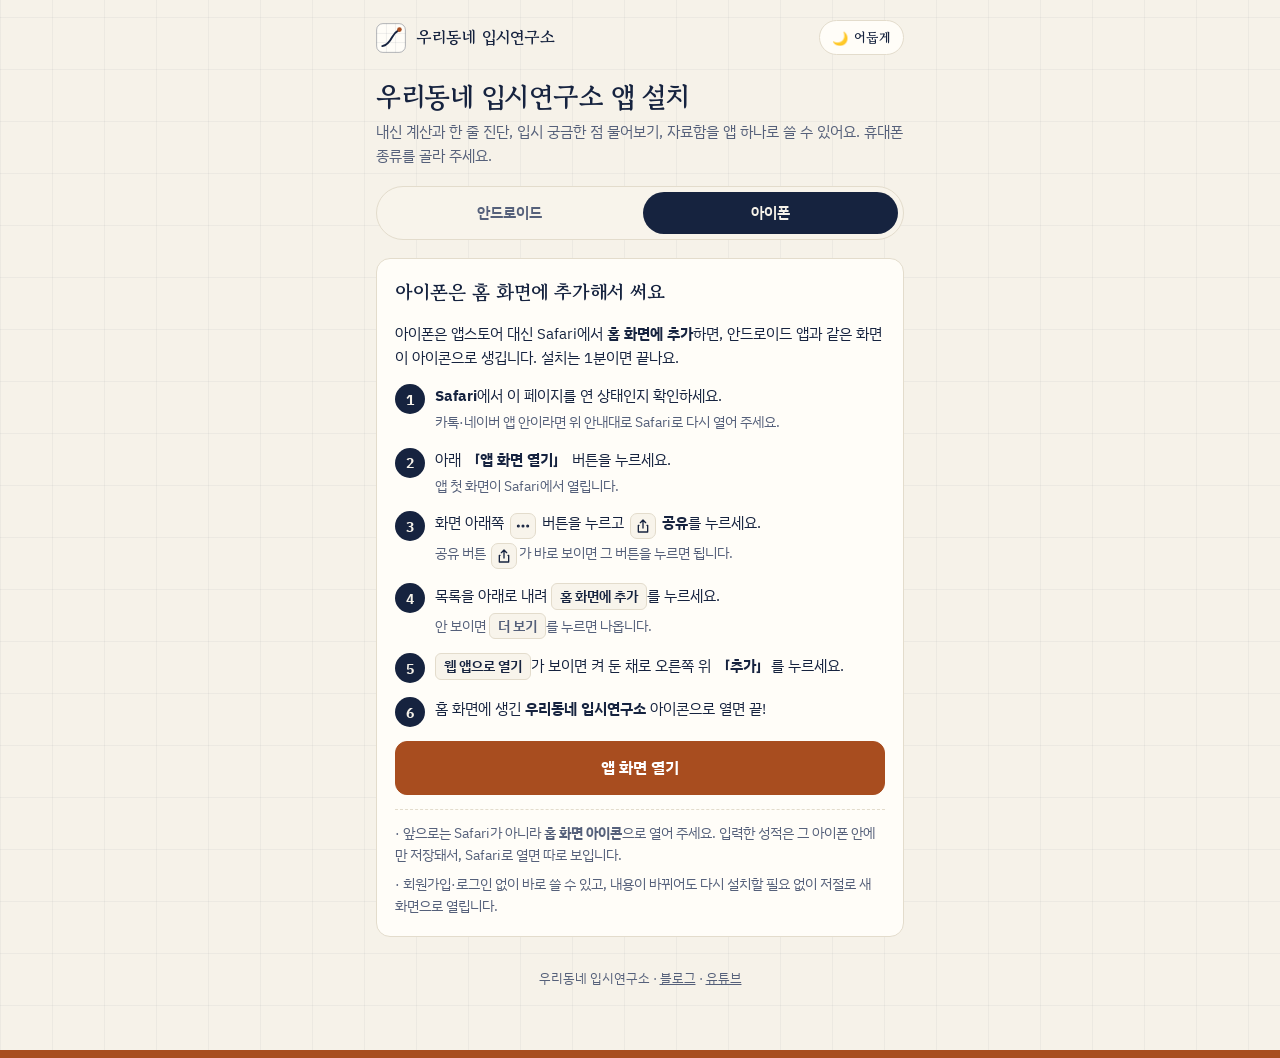
<file: app/index.html>
<!doctype html>
<html lang="ko">
<head><script async src="https://www.googletagmanager.com/gtag/js?id=G-SG586MWQHP"></script><script>window.dataLayer=window.dataLayer||[];function gtag(){dataLayer.push(arguments);}gtag("js",new Date());gtag("config","G-SG586MWQHP");</script>
<meta charset="utf-8">
<meta name="viewport" content="width=device-width,initial-scale=1,viewport-fit=cover">
<title>앱 설치 안내 | 우리동네 입시연구소</title>
<meta name="robots" content="noindex, follow">
<meta name="description" content="우리동네 입시연구소 앱 설치 안내 — 안드로이드는 플레이스토어, 아이폰은 Safari에서 홈 화면에 추가">
<meta property="og:title" content="우리동네 입시연구소 앱 설치 안내">
<meta property="og:description" content="내신 계산·한 줄 진단·1:1 질문·자료함을 앱 하나로">
<meta property="og:image" content="https://uridongne-ipsi.co.kr/webapp/icon-512.png">
<meta name="theme-color" content="#F6F2E9">
<link rel="icon" type="image/png" href="/webapp/icon-192.png">
<link rel="apple-touch-icon" href="/webapp/icon-180.png">
<meta name="apple-mobile-web-app-title" content="입시연구소">
<script>/* 이 안내 페이지를 홈 화면에 추가한 경우: 아이콘으로 열면 앱 화면으로 */
(function(){try{if(window.navigator.standalone===true||window.matchMedia('(display-mode: standalone)').matches){location.replace('/webapp/');}}catch(e){}})();</script>
<link rel="preconnect" href="https://fonts.googleapis.com">
<link rel="preconnect" href="https://fonts.gstatic.com" crossorigin>
<link rel="stylesheet" href="https://fonts.googleapis.com/css2?family=Gowun+Batang:wght@400;700&family=IBM+Plex+Sans+KR:wght@400;500;600;700&display=swap">
<style>
:root{
  --bg:#F6F2E9; --grid:rgba(22,35,63,.045); --surface:#FFFDF8; --sunk:#F8F4EB; --ink:#16233F; --muted:#55607A; --line:#E3DCCC;
  --accent:#A84D1F; --accent-ink:#ffffff; --accent-soft:#F4E4D8; --navy:#16233F; --navy-ink:#F6F2E9;
  --warn:#93580f; --warn-soft:#f6ead2;
  --f-title:"Gowun Batang","Nanum Myeongjo","AppleMyungjo",serif;
  --f-ui:"IBM Plex Sans KR","Apple SD Gothic Neo","Malgun Gothic",system-ui,sans-serif;
  --r:14px; color-scheme:light;
}
:root[data-theme="dark"]{
  --bg:#0F1729; --grid:rgba(241,236,225,.035); --surface:#16233F; --sunk:#132038; --ink:#F1ECE1; --muted:#A3ACC0; --line:#283859;
  --accent:#DB8656; --accent-ink:#1b0f07; --accent-soft:#3a2518; --navy:#F1ECE1; --navy-ink:#16233F;
  --warn:#e3a95a; --warn-soft:#3a2c17; color-scheme:dark;
}
*{box-sizing:border-box}
[hidden]{display:none!important}
html{-webkit-text-size-adjust:100%}
body{margin:0;background-color:var(--bg);background-image:repeating-linear-gradient(0deg,var(--grid) 0 1px,transparent 1px 52px),repeating-linear-gradient(90deg,var(--grid) 0 1px,transparent 1px 52px);color:var(--ink);font-family:var(--f-ui);font-size:15px;line-height:1.6;border-bottom:8px solid var(--accent);min-height:100vh}
.wrap{max-width:560px;margin:0 auto;padding:calc(20px + env(safe-area-inset-top,0px)) 16px calc(48px + env(safe-area-inset-bottom,0px));display:flex;flex-direction:column;gap:18px}
.brandrow{display:flex;align-items:center;gap:10px;font-family:var(--f-title);font-weight:700;font-size:1.02rem}
.mark{display:block;flex:none}.mark .frame{fill:var(--surface);stroke:var(--navy);stroke-opacity:.34}.mark .gl{stroke:var(--navy);stroke-opacity:.15}.mark .cv{stroke:var(--navy)}.mark .dot{fill:var(--accent)}
.themebtn{margin-left:auto;display:inline-flex;align-items:center;gap:6px;padding:6px 12px;border-radius:999px;border:1px solid var(--line);background:var(--surface);color:var(--ink);font:inherit;font-size:.82rem;font-weight:600;cursor:pointer;flex:none}
h1{margin:6px 0 0;font-family:var(--f-title);font-size:1.7rem;line-height:1.3;letter-spacing:-.01em;text-wrap:balance}
.lead{margin:6px 0 0;color:var(--muted)}
.tabs{display:grid;grid-template-columns:1fr 1fr;gap:6px;padding:5px;background:var(--sunk);border:1px solid var(--line);border-radius:999px}
.tabs button{border:0;background:transparent;color:var(--muted);font:inherit;font-weight:600;padding:9px 0;border-radius:999px;cursor:pointer}
.tabs button[aria-selected="true"]{background:var(--navy);color:var(--navy-ink)}
.card{background:var(--surface);border:1px solid var(--line);border-radius:var(--r);padding:18px;display:flex;flex-direction:column;gap:14px}
.card h2{margin:0;font-family:var(--f-title);font-size:1.2rem}
.card p{margin:0}
.muted{color:var(--muted);font-size:.9rem}
.btn{display:flex;align-items:center;justify-content:center;gap:8px;width:100%;padding:13px 16px;border-radius:12px;border:1px solid var(--accent);background:var(--accent);color:var(--accent-ink);font:inherit;font-weight:700;font-size:1rem;text-decoration:none;cursor:pointer}
.btn.line{background:var(--surface);color:var(--accent)}
.btn-row{display:grid;grid-template-columns:1fr 1fr;gap:8px}
.btn-row .btn{font-size:.92rem;padding:11px 10px}
.warn{border-color:var(--accent);background:var(--accent-soft)}
.warn h2{font-size:1.08rem;color:var(--accent)}
.steps{list-style:none;margin:0;padding:0;display:flex;flex-direction:column;gap:14px;counter-reset:s}
.steps li{display:grid;grid-template-columns:30px 1fr;gap:10px;align-items:start;counter-increment:s}
.steps li::before{content:counter(s);width:30px;height:30px;border-radius:50%;background:var(--navy);color:var(--navy-ink);display:grid;place-items:center;font-weight:700;font-size:.9rem}
.steps b{color:var(--ink)}
.steps .sub{display:block;margin-top:3px;color:var(--muted);font-size:.88rem}
.ico{display:inline-grid;place-items:center;vertical-align:-6px;width:26px;height:26px;margin:0 2px;border:1px solid var(--line);border-radius:7px;background:var(--sunk)}
.ico svg{width:16px;height:16px;stroke:var(--ink);fill:none;stroke-width:2;stroke-linecap:round;stroke-linejoin:round}
.chip{display:inline-block;padding:1px 8px;border-radius:6px;background:var(--sunk);border:1px solid var(--line);font-weight:600;font-size:.88rem;white-space:nowrap}
.note{font-size:.88rem;color:var(--muted);border-top:1px dashed var(--line);padding-top:12px;display:flex;flex-direction:column;gap:6px}
.note p{margin:0}
.copied{font-size:.86rem;color:var(--accent);margin:-6px 0 0}.copied:empty{display:none}
footer{text-align:center;color:var(--muted);font-size:.82rem}
footer a{color:inherit}
@media (max-width:360px){.btn-row{grid-template-columns:1fr}}
</style>
<script>
try{var t=localStorage.getItem('uridongne-theme');document.documentElement.setAttribute('data-theme',t==='dark'?'dark':'light');}catch(e){document.documentElement.setAttribute('data-theme','light');}
</script>
</head>
<body>
<main class="wrap">
  <div class="brandrow">
    <svg class="mark" width="30" height="30" viewBox="0 0 96 96" fill="none" aria-hidden="true"><rect class="frame" x="2" y="2" width="92" height="92" rx="20" stroke-width="3"/><path class="gl" d="M33.33 2V94M62.67 2V94M2 33.33H94M2 62.67H94" stroke-width="1.5"/><path class="cv" d="M20 74C34 72 44 60 52 45C59 32 68 25 75 21" stroke-width="6" stroke-linecap="round"/><circle class="dot" cx="75" cy="21" r="7.4"/></svg>
    <span>우리동네 입시연구소</span>
    <button type="button" class="themebtn" id="themebtn" aria-label="화면 밝기 바꾸기"><span id="themeico">🌙</span><span id="themetxt">어둡게</span></button>
  </div>

  <header>
    <h1>우리동네 입시연구소 앱 설치</h1>
    <p class="lead">내신 계산과 한 줄 진단, 입시 궁금한 점 물어보기, 자료함을 앱 하나로 쓸 수 있어요.<span id="pick"> 휴대폰 종류를 골라 주세요.</span></p>
  </header>

  <div class="tabs" role="tablist" aria-label="휴대폰 종류">
    <button type="button" role="tab" id="tab-android" aria-controls="p-android" aria-selected="false">안드로이드</button>
    <button type="button" role="tab" id="tab-ios" aria-controls="p-ios" aria-selected="false">아이폰</button>
  </div>

  <!-- 안드로이드 -->
  <section id="p-android" role="tabpanel" aria-labelledby="tab-android" hidden>
    <div class="card">
      <h2>플레이스토어에서 받기</h2>
      <p>삼성 갤럭시 등 안드로이드 휴대폰은 플레이스토어에서 「우리동네 입시연구소」를 설치하면 됩니다.</p>
      <a class="btn" id="play-link" href="https://play.google.com/store/apps/details?id=kr.co.uridongneipsi">플레이스토어에서 설치하기</a>
      <p class="muted">버튼이 열리지 않으면 플레이스토어에서 <b>우리동네 입시연구소</b>를 검색해 주세요.</p>
    </div>
  </section>

  <!-- 아이폰 -->
  <section id="p-ios" role="tabpanel" aria-labelledby="tab-ios" hidden>
    <div style="display:flex;flex-direction:column;gap:18px">

      <div class="card warn" id="inapp" hidden>
        <h2>지금은 카톡·네이버 앱 안에서 열려 있어요</h2>
        <p>앱 안의 화면에서는 홈 화면에 추가할 수 없어요. <b>Safari로 이 페이지를 다시 열어</b> 주세요.</p>
        <a class="btn" id="open-safari" href="#" hidden>Safari로 열기</a>
        <div id="inapp-naver" hidden>
          <p>오른쪽 아래(또는 위)의 <span class="ico" aria-label="더보기"><svg viewBox="0 0 24 24"><circle cx="5" cy="12" r="1.3"/><circle cx="12" cy="12" r="1.3"/><circle cx="19" cy="12" r="1.3"/></svg></span> 버튼을 누르고 <span class="chip">다른 브라우저로 열기</span> 또는 <span class="chip">Safari로 열기</span>를 고르세요.</p>
        </div>
        <button type="button" class="btn line" id="copy-url">이 페이지 주소 복사</button>
        <p class="copied" id="copied" role="status"></p>
        <p class="muted">메뉴가 안 보이면 주소를 복사한 뒤 Safari를 열어 주소창에 붙여넣으세요.</p>
      </div>

      <div class="card">
        <h2>아이폰은 홈 화면에 추가해서 써요</h2>
        <p>아이폰은 앱스토어 대신 Safari에서 <b>홈 화면에 추가</b>하면, 안드로이드 앱과 같은 화면이 아이콘으로 생깁니다. 설치는 1분이면 끝나요.</p>
        <ol class="steps">
          <li><span><b>Safari</b>에서 이 페이지를 연 상태인지 확인하세요.<span class="sub">카톡·네이버 앱 안이라면 위 안내대로 Safari로 다시 열어 주세요.</span></span></li>
          <li><span>아래 <b>「앱 화면 열기」</b> 버튼을 누르세요.<span class="sub">앱 첫 화면이 Safari에서 열립니다.</span></span></li>
          <li><span>화면 아래쪽 <span class="ico" aria-label="더보기"><svg viewBox="0 0 24 24"><circle cx="5" cy="12" r="1.3"/><circle cx="12" cy="12" r="1.3"/><circle cx="19" cy="12" r="1.3"/></svg></span> 버튼을 누르고 <span class="ico" aria-label="공유"><svg viewBox="0 0 24 24"><path d="M12 3v12M8 7l4-4 4 4"/><path d="M6 11H5v10h14V11h-1"/></svg></span> <b>공유</b>를 누르세요.<span class="sub">공유 버튼 <span class="ico" aria-hidden="true"><svg viewBox="0 0 24 24"><path d="M12 3v12M8 7l4-4 4 4"/><path d="M6 11H5v10h14V11h-1"/></svg></span>가 바로 보이면 그 버튼을 누르면 됩니다.</span></span></li>
          <li><span>목록을 아래로 내려 <span class="chip">홈 화면에 추가</span>를 누르세요.<span class="sub">안 보이면 <span class="chip">더 보기</span>를 누르면 나옵니다.</span></span></li>
          <li><span><span class="chip">웹 앱으로 열기</span>가 보이면 켜 둔 채로 오른쪽 위 <b>「추가」</b>를 누르세요.</span></li>
          <li><span>홈 화면에 생긴 <b>우리동네 입시연구소</b> 아이콘으로 열면 끝!</span></li>
        </ol>
        <a class="btn" id="open-app" href="/webapp/">앱 화면 열기</a>
        <div class="note">
          <p>· 앞으로는 Safari가 아니라 <b>홈 화면 아이콘</b>으로 열어 주세요. 입력한 성적은 그 아이폰 안에만 저장돼서, Safari로 열면 따로 보입니다.</p>
          <p>· 회원가입·로그인 없이 바로 쓸 수 있고, 내용이 바뀌어도 다시 설치할 필요 없이 저절로 새 화면으로 열립니다.</p>
        </div>
      </div>

    </div>
  </section>

  <footer>
    <p>우리동네 입시연구소 · <a href="https://blog.naver.com/kwon_th">블로그</a> · <a href="https://www.youtube.com/@uridongne_ipsi">유튜브</a></p>
  </footer>
</main>

<script>
(function(){
  var ua=navigator.userAgent||'';
  var ios=/iPhone|iPad|iPod/.test(ua)||(navigator.platform==='MacIntel'&&navigator.maxTouchPoints>1);
  var android=/Android/i.test(ua);
  var kakao=/KAKAOTALK/i.test(ua);
  var naver=/NAVER\(inapp|NAVER\//i.test(ua);
  var inapp=kakao||naver||/Instagram|FBAN|FBAV|Line\/|DaumApps|BAND\/|everytimeApp/i.test(ua);
  var here=location.href.split('#')[0];

  /* 탭: 안드로이드면 안드로이드, 그 밖(아이폰·PC)은 아이폰을 먼저 */
  var tabs={android:document.getElementById('tab-android'),ios:document.getElementById('tab-ios')};
  var panes={android:document.getElementById('p-android'),ios:document.getElementById('p-ios')};
  function show(k){for(var x in tabs){var on=(x===k);tabs[x].setAttribute('aria-selected',on?'true':'false');panes[x].hidden=!on;}}
  tabs.android.addEventListener('click',function(){show('android');});
  tabs.ios.addEventListener('click',function(){show('ios');});
  var hash=location.hash.replace('#','');
  if(android){
    /* 안드로이드 휴대폰은 플레이스토어 앱으로만 — 아이폰용 웹앱 안내는 보여 주지 않음 */
    document.querySelector('.tabs').hidden=true;
    document.getElementById('pick').hidden=true;
    show('android');
  }else{
    show(hash==='android'||hash==='ios'?hash:'ios');
  }

  /* 2026-11-04 플레이스토어 버튼에 출처 표시 — 플레이 콘솔 사용자 확보 보고서에서 어디서 왔는지 보임 */
  try{
    var q=new URLSearchParams(location.search),src=q.get('utm_source')||q.get('from'); /* 2026-11-08 사이트 안 링크는 utm 대신 from — utm은 애널리틱스 방문 출처를 덮어씀 */
    if(!src){var rh='';try{rh=document.referrer?new URL(document.referrer).hostname:'';}catch(e){}
      src=/naver/.test(rh)?'naver_blog':/youtube|youtu\.be/.test(rh)?'youtube':/kakao/.test(rh)?'kakao':rh?rh.replace(/^www\./,''):(kakao?'kakao':naver?'naver':'direct');}
    var pl=document.getElementById('play-link');
    if(pl)pl.href='https://play.google.com/store/apps/details?id=kr.co.uridongneipsi&referrer='+encodeURIComponent('utm_source='+src+'&utm_medium=app_page&utm_campaign=install');
    /* 2026-11-06 블로그 사이드바 QR(utm_source=blog_qr)로 들어온 안드로이드만 버튼 없이 바로 플레이스토어로 —
       휴대폰 카메라는 기본 브라우저로 열어 안정적. 다른 경로(카톡·네이버 앱 안 등)는 지금처럼 버튼을 누름. 못 넘어가도 버튼은 그대로 보임 */
    if(android&&src==='blog_qr'&&pl){setTimeout(function(){location.replace(pl.href);},300);}
  }catch(e){}

  /* 카톡·네이버 등 앱 안에서 열렸을 때 */
  if(inapp&&!android){
    document.getElementById('inapp').hidden=false;
    if(kakao){
      var b=document.getElementById('open-safari');b.hidden=false;
      var go=function(){location.href='kakaotalk://web/openExternal?url='+encodeURIComponent(here);};
      b.addEventListener('click',function(e){e.preventDefault();go();});
      setTimeout(go,400);
    }else{
      document.getElementById('inapp-naver').hidden=false;
    }
  }
  document.getElementById('copy-url').addEventListener('click',function(){
    var msg=document.getElementById('copied');
    function done(){msg.textContent='복사했어요. Safari 주소창을 길게 눌러 「붙여넣고 이동」을 누르세요.';}
    if(navigator.clipboard&&navigator.clipboard.writeText){navigator.clipboard.writeText(here).then(done,function(){window.prompt('주소를 길게 눌러 복사하세요',here);});}
    else{window.prompt('주소를 길게 눌러 복사하세요',here);}
  });

  /* 밝은/어두운 화면 */
  var root=document.documentElement,K='uridongne-theme';
  function apply(t){root.setAttribute('data-theme',t);var d=t==='dark';document.getElementById('themeico').textContent=d?'☀️':'🌙';document.getElementById('themetxt').textContent=d?'밝게':'어둡게';}
  apply(root.getAttribute('data-theme')==='dark'?'dark':'light');
  document.getElementById('themebtn').addEventListener('click',function(){var n=root.getAttribute('data-theme')==='dark'?'light':'dark';apply(n);try{localStorage.setItem(K,n)}catch(e){}});
})();
</script>
</body>
</html>
</file>
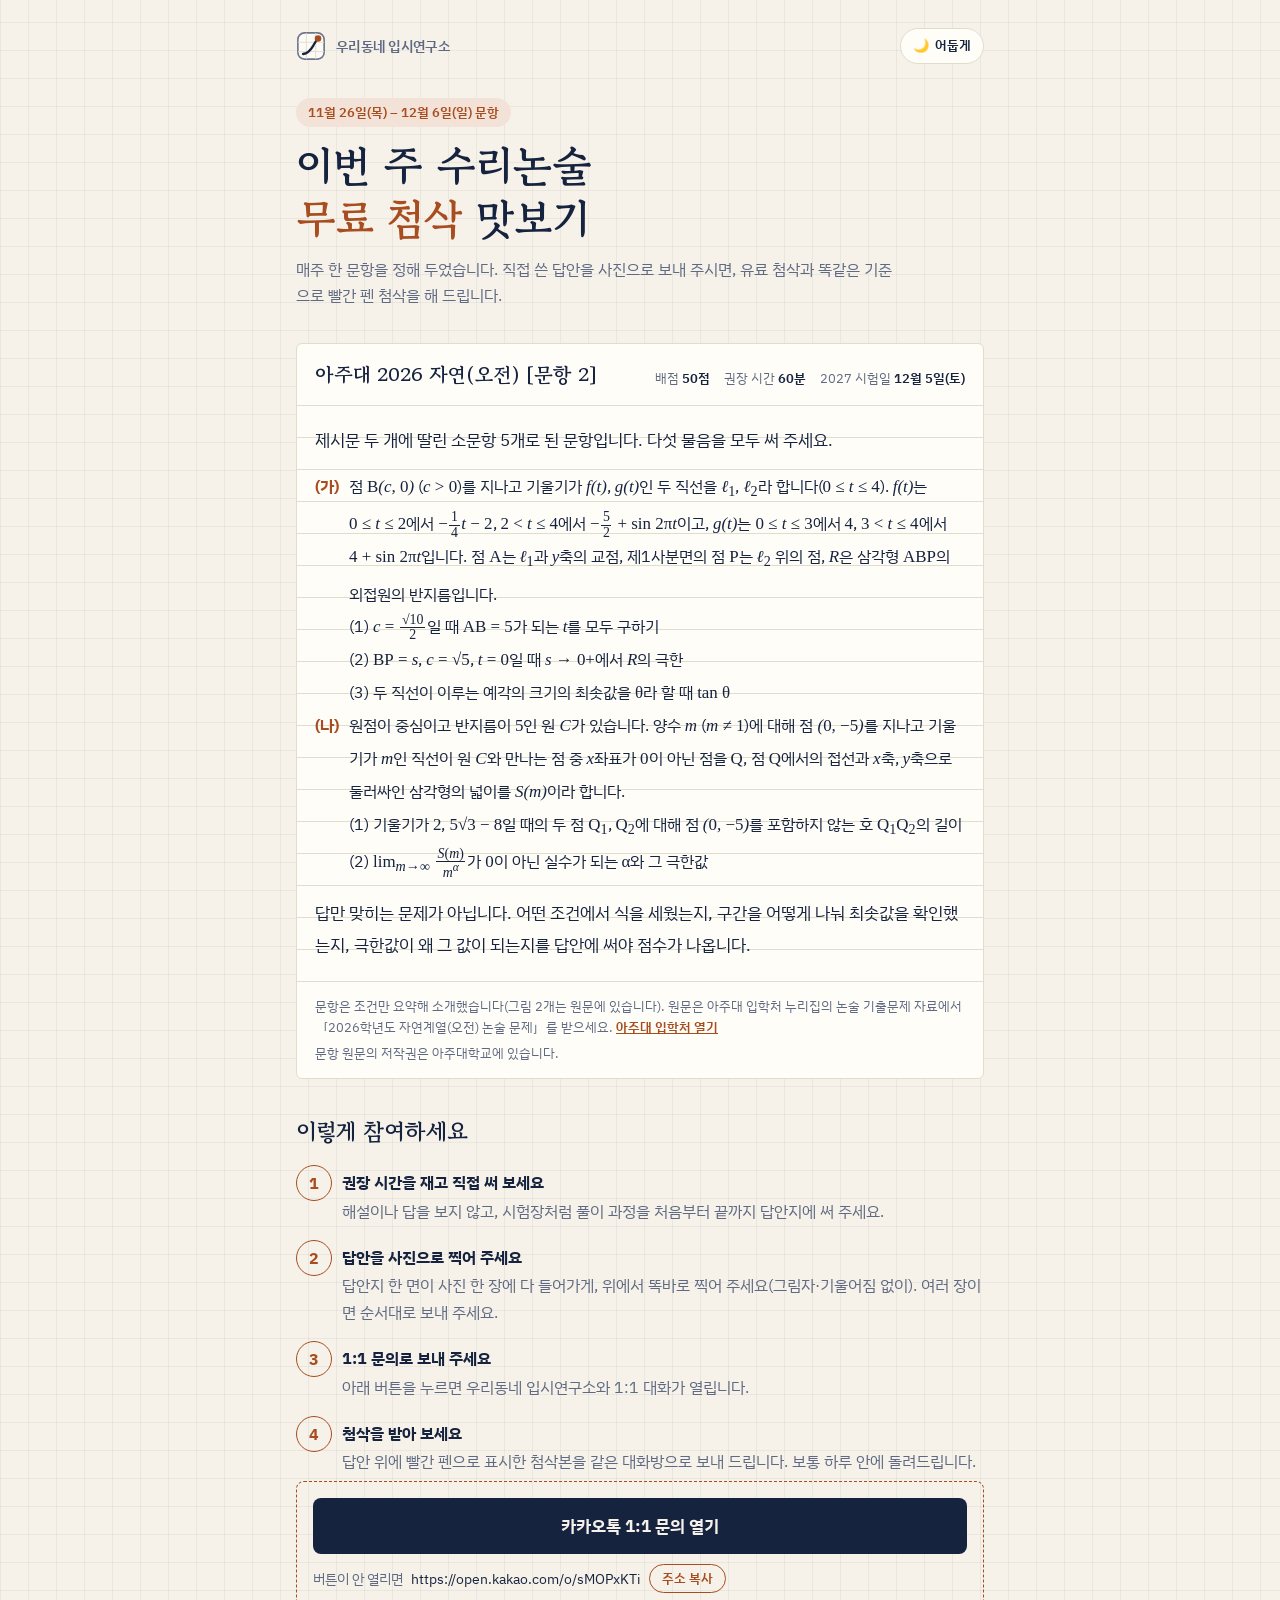
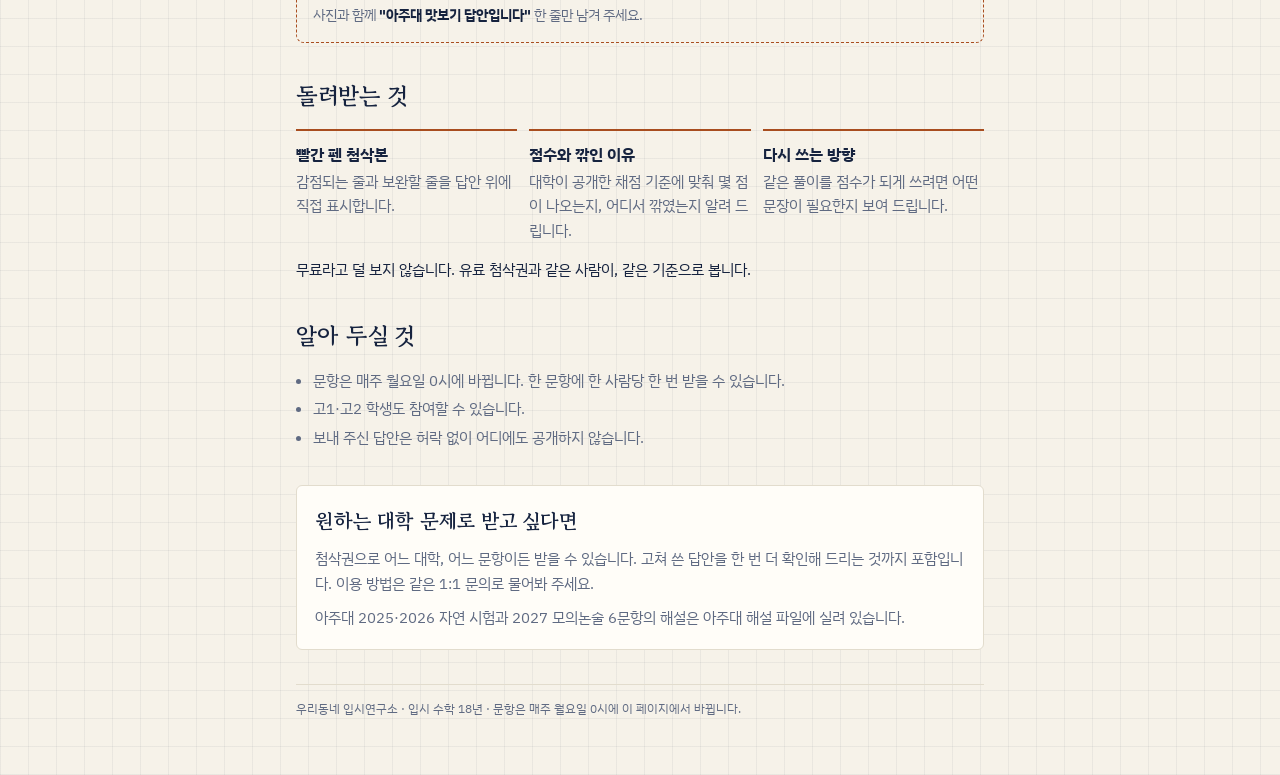
<file: try/index.html>
<!doctype html><html><head><script async src="https://www.googletagmanager.com/gtag/js?id=G-SG586MWQHP"></script><script>window.dataLayer=window.dataLayer||[];function gtag(){dataLayer.push(arguments);}gtag("js",new Date());gtag("config","G-SG586MWQHP");</script><meta charset=utf8><meta name=viewport content="width=device-width,initial-scale=1,viewport-fit=cover"><style>:root{color-scheme:light;box-sizing:border-box;padding-top:env(safe-area-inset-top,0px);padding-bottom:env(safe-area-inset-bottom,0px)}html{scroll-padding-top:env(safe-area-inset-top,0px)}body{margin:0;padding:0;font:14px -apple-system,BlinkMacSystemFont,sans-serif;background:#fff;color:#000}img{max-width:100%}[hidden]:not([hidden=until-found i]){display:none!important}</style></head><body>
<title>수리논술 첨삭 맛보기</title>
<meta name="claude:viewport-fit-sides" content="cover">
<link rel="preconnect" href="https://fonts.googleapis.com">
<link rel="preconnect" href="https://fonts.gstatic.com" crossorigin>
<link rel="stylesheet" href="https://fonts.googleapis.com/css2?family=Gowun+Batang:wght@400;700&family=IBM+Plex+Sans+KR:wght@400;500;600;700&display=swap">
<style>
/* Layout: 모눈 답안지 위에 한 장짜리 안내 — 이번 주 문항 카드가 주인공, 아래로 참여 순서 → 받는 것 → 첨삭권 */
:root{
  --bg:#F6F2E9; --grid:rgba(22,35,63,.055); --paper:#FFFDF8; --line:#E2DCCD;
  --fg:#16233F; --sub:#5F6A82; --clay:#A84D1F; --clay-soft:#F3E2D7; --navy:#16233F; --on-navy:#F6F2E9;
  --f-display:'Gowun Batang','Nanum Myeongjo','AppleMyungjo',serif;
  --f-body:'IBM Plex Sans KR','Apple SD Gothic Neo','Malgun Gothic',sans-serif;
}
:root[data-theme="dark"]{
  --bg:#111829; --grid:rgba(236,231,218,.05); --paper:#19223A; --line:#2B3552;
  --fg:#ECE7DA; --sub:#A3ABBE; --clay:#E39468; --clay-soft:#3B2A23; --navy:#ECE7DA; --on-navy:#111829;
  color-scheme:dark}
*{box-sizing:border-box}
.themebtn{margin-left:auto;display:inline-flex;align-items:center;gap:6px;padding:6px 12px;border-radius:999px;border:1px solid var(--line);background:var(--paper);color:var(--fg);font:inherit;font-size:.82rem;font-weight:600;cursor:pointer;flex:none}

body{margin:0;background:var(--bg);color:var(--fg);font-family:var(--f-body);font-size:16px;line-height:1.65;
  background-image:repeating-linear-gradient(0deg,var(--grid) 0 1px,transparent 1px 28px),repeating-linear-gradient(90deg,var(--grid) 0 1px,transparent 1px 28px)}
.wrap{max-width:720px;margin:0 auto;padding-left:max(16px,env(safe-area-inset-left,0px));padding-right:max(16px,env(safe-area-inset-right,0px));padding-block:28px 56px;display:flex;flex-direction:column;gap:34px}
a{color:inherit}
:focus-visible{outline:2px solid var(--clay);outline-offset:3px;border-radius:4px}

.brand{display:flex;align-items:center;gap:10px;font-weight:600;font-size:14px;letter-spacing:.02em;color:var(--sub)}
.brand svg{width:30px;height:30px;flex:none}

header{display:flex;flex-direction:column;gap:12px}
.week{display:inline-flex;align-self:flex-start;gap:8px;align-items:center;font-size:13px;font-weight:600;color:var(--clay);background:var(--clay-soft);border-radius:999px;padding:4px 12px;font-variant-numeric:tabular-nums}
h1{font-family:var(--f-display);font-weight:700;font-size:clamp(30px,7vw,42px);line-height:1.25;margin:0;text-wrap:balance}
h1 em{font-style:normal;color:var(--clay)}
.lede{margin:0;color:var(--sub);max-width:60ch}

/* 이번 주 문항: 답안지처럼 */
.sheet{background:var(--paper);border:1px solid var(--line);border-radius:6px;overflow:hidden}
.sheet-head{display:flex;flex-wrap:wrap;justify-content:space-between;gap:6px 16px;align-items:baseline;padding:14px 18px;border-bottom:1px solid var(--line)}
.sheet-head b{font-family:var(--f-display);font-size:20px}
.meta{display:flex;flex-wrap:wrap;gap:4px 14px;font-size:13px;color:var(--sub);font-variant-numeric:tabular-nums}
.meta span strong{color:var(--fg);font-weight:600}
.sheet-body{padding:18px 18px 20px;display:flex;flex-direction:column;gap:14px;
  background-image:linear-gradient(transparent 31px,var(--line) 31px);background-size:100% 32px;line-height:32px}
.q{margin:0;font-size:17px}
.math{font-family:'Times New Roman',Georgia,serif;font-style:italic;font-size:1.06em;white-space:nowrap}
.math .up{font-style:normal}
.math .n{font-style:normal}
.frac{display:inline-flex;flex-direction:column;align-items:center;vertical-align:middle;font-style:normal;font-size:.82em;line-height:1.05;margin:0 .12em}
.frac>span{padding:0 .12em}
.frac>span:first-child{border-bottom:1px solid currentColor}
.conds{list-style:none;margin:0;padding:0}
.conds li{display:flex;gap:10px}
.conds li::before{content:attr(data-n);color:var(--clay);font-weight:700;flex:none}
.src{font-size:13px;color:var(--sub);line-height:1.6;padding:14px 18px;border-top:1px solid var(--line);display:flex;flex-direction:column;gap:6px}
.src a{color:var(--clay);font-weight:600}

h2{font-family:var(--f-display);font-size:23px;margin:0 0 14px}
.steps{list-style:none;margin:0;padding:0;display:flex;flex-direction:column;gap:16px;counter-reset:s}
.steps li{display:grid;grid-template-columns:34px 1fr;gap:12px;counter-increment:s}
.steps li::before{content:counter(s);width:34px;height:34px;border-radius:50%;border:1.5px solid var(--clay);color:var(--clay);display:grid;place-items:center;font-weight:700;font-variant-numeric:tabular-nums}
.steps h3{margin:4px 0 2px;font-size:16px}
.steps p{margin:0;color:var(--sub);min-width:0}

.cta{display:flex;flex-direction:column;gap:10px;margin-top:6px;padding:16px;border:1.5px dashed var(--clay);border-radius:8px}
.cta a.btn{display:block;text-align:center;text-decoration:none;background:var(--navy);color:var(--on-navy);font-weight:700;font-size:17px;padding:14px 16px;border-radius:8px}
.cta a.btn:hover{opacity:.92}
.linkrow{display:flex;gap:8px;align-items:center;flex-wrap:wrap;font-size:14px;color:var(--sub)}
.linkrow code{font-family:var(--f-body);color:var(--fg);user-select:all;overflow-wrap:anywhere}
.linkrow button{font:inherit;font-size:13px;font-weight:600;color:var(--clay);background:transparent;border:1px solid var(--clay);border-radius:999px;padding:3px 12px;cursor:pointer}
.say{font-size:14px;color:var(--sub);margin:0}
.say b{color:var(--fg)}

.get{display:grid;grid-template-columns:repeat(auto-fit,minmax(190px,1fr));gap:12px}
.get div{border-top:2px solid var(--clay);padding-top:10px;min-width:0}
.get strong{display:block;margin-bottom:2px}
.get p{margin:0;color:var(--sub);font-size:15px}
.same{margin:14px 0 0;font-size:15px}

.rules{margin:0;padding-left:1.1em;color:var(--sub);font-size:15px;display:flex;flex-direction:column;gap:4px}

.more{background:var(--paper);border:1px solid var(--line);border-radius:6px;padding:18px;display:flex;flex-direction:column;gap:10px}
.more h2{margin:0;font-size:20px}
.more p{margin:0;color:var(--sub);font-size:15px}
.price{display:flex;flex-wrap:wrap;gap:6px 18px;font-variant-numeric:tabular-nums}
.price span{font-weight:600}
.more a{color:var(--clay);font-weight:600}

footer{font-size:12px;color:var(--sub);border-top:1px solid var(--line);padding-top:14px}
@media (prefers-reduced-motion:reduce){*{transition:none!important}}
</style>

<div class="wrap">
  <div class="brand">
    <svg viewBox="0 0 64 64" aria-hidden="true">
      <rect x="4" y="4" width="56" height="56" rx="14" fill="var(--paper)" stroke="var(--sub)" stroke-width="3.5" opacity=".9"/>
      <path d="M22 4v56M42 4v56M4 24h56M4 44h56" stroke="var(--line)" stroke-width="2"/>
      <path d="M15 49c10-1 16-8 22-18 4-7 6-11 9-14" fill="none" stroke="var(--navy)" stroke-width="5" stroke-linecap="round"/>
      <circle cx="47" cy="16" r="7" fill="var(--clay)"/>
    </svg>
    우리동네 입시연구소<button type="button" class="themebtn" id="themebtn" aria-label="화면 밝기 바꾸기"><span id="themeico">🌙</span><span id="themetxt">어둡게</span></button>
  </div>

  <header>
    <span class="week" id="wk-week">11월 6일(금) – 11월 15일(일) 문항</span>
    <h1>이번 주 수리논술<br><em>무료 첨삭</em> 맛보기</h1>
    <p class="lede">매주 한 문항을 정해 두었습니다. 직접 쓴 답안을 사진으로 보내 주시면, 유료 첨삭과 똑같은 기준으로 빨간 펜 첨삭을 해 드립니다.</p>
  </header>

  <div id="wk-sheet">
  <section class="sheet" aria-labelledby="qtitle">
    <div class="sheet-head">
      <b id="qtitle">건국대 2026 자연 [문제 4]</b>
      <div class="meta">
        <span>배점 <strong>31점</strong></span>
        <span>권장 시간 <strong>30분</strong></span>
        <span>2027 시험일 <strong>11월 21일(토)</strong></span>
      </div>
    </div>
    <div class="sheet-body">
      <p class="q">곡선 <span class="math">y <span class="up">=</span> <span class="frac"><span>1</span><span>2</span></span>x<sup class="up">2</sup></span> 위의 점 <span class="math"><span class="n">P</span>(t, <span class="frac"><span>1</span><span>2</span></span>t<sup class="up">2</sup>)</span>에서의 접선과 직선 <span class="math"><span class="n">AP</span></span>가 수직이 되도록 하는 점 <span class="math"><span class="n">P</span></span>를 생각합니다. 점 <span class="math"><span class="n">A</span></span>는 곡선 위에 있지 않습니다.</p>
      <ul class="conds">
        <li data-n="(1)"><div><span class="math">a</span>와 <span class="math">b</span>는 모두 자연수이고 <span class="math"><span class="n">4</span> <span class="up">&le;</span> a <span class="up">&le;</span> <span class="n">20</span></span>, <span class="math"><span class="n">5</span> <span class="up">&le;</span> b <span class="up">&le;</span> <span class="n">7</span></span></div></li>
        <li data-n="(2)"><div>위와 같은 점 <span class="math"><span class="n">P</span></span>가 3개 있다</div></li>
      </ul>
      <p class="q">두 조건을 모두 만족시키는 점 <span class="math"><span class="n">A</span>(a, b)</span>의 개수를 구하는 문제입니다. 답만 맞히는 문제가 아닙니다. 수직 조건을 어떤 식으로 바꾸었는지, 점 <span class="math"><span class="n">P</span></span>가 3개라는 것을 무엇으로 확인했는지를 답안에 써야 점수가 나옵니다.</p>
    </div>
    <div class="src">
      <span>문항은 조건만 요약해 소개했습니다. 제시문·그림이 포함된 원문은 건국대 입학처 누리집 수시 → 기출문제 게시판의 「2026학년도 KU논술우수자전형 기출문제」에서 받으세요(자연 문제지). <a href="https://admission.konkuk.ac.kr" target="_blank" rel="noopener">건국대 입학처 열기</a></span>
      <span>문항 원문의 저작권은 건국대학교에 있습니다.</span>
    </div>
  </section>
  </div>

  <section aria-labelledby="how">
    <h2 id="how">이렇게 참여하세요</h2>
    <ol class="steps">
      <li><div><h3>권장 시간을 재고 직접 써 보세요</h3><p>해설이나 답을 보지 않고, 시험장처럼 풀이 과정을 처음부터 끝까지 답안지에 써 주세요.</p></div></li>
      <li><div><h3>답안을 사진으로 찍어 주세요</h3><p>답안지 한 면이 사진 한 장에 다 들어가게, 위에서 똑바로 찍어 주세요(그림자·기울어짐 없이). 여러 장이면 순서대로 보내 주세요.</p></div></li>
      <li><div><h3>1:1 문의로 보내 주세요</h3><p>아래 버튼을 누르면 우리동네 입시연구소와 1:1 대화가 열립니다.</p></div></li>
      <li><div><h3>첨삭을 받아 보세요</h3><p>답안 위에 빨간 펜으로 표시한 첨삭본을 같은 대화방으로 보내 드립니다. 보통 하루 안에 돌려드립니다.</p></div></li>
    </ol>
    <div class="cta">
      <a class="btn" href="https://open.kakao.com/o/sMOPxKTi" target="_blank" rel="noopener">카카오톡 1:1 문의 열기</a>
      <div class="linkrow">
        <span>버튼이 안 열리면</span>
        <code id="kakao">https://open.kakao.com/o/sMOPxKTi</code>
        <button type="button" id="copy">주소 복사</button>
      </div>
      <p class="say">사진과 함께 <b id="wk-say">"건국대 맛보기 답안입니다"</b> 한 줄만 남겨 주세요.</p>
    </div>
  </section>

  <section aria-labelledby="get">
    <h2 id="get">돌려받는 것</h2>
    <div class="get">
      <div><strong>빨간 펜 첨삭본</strong><p>감점되는 줄과 보완할 줄을 답안 위에 직접 표시합니다.</p></div>
      <div><strong>점수와 깎인 이유</strong><p>대학이 공개한 채점 기준에 맞춰 몇 점이 나오는지, 어디서 깎였는지 알려 드립니다.</p></div>
      <div><strong>다시 쓰는 방향</strong><p>같은 풀이를 점수가 되게 쓰려면 어떤 문장이 필요한지 보여 드립니다.</p></div>
    </div>
    <p class="same">무료라고 덜 보지 않습니다. 유료 첨삭권과 같은 사람이, 같은 기준으로 봅니다.</p>
  </section>

  <section aria-labelledby="rules">
    <h2 id="rules">알아 두실 것</h2>
    <ul class="rules">
      <li>문항은 매주 월요일 0시에 바뀝니다. 한 문항에 한 사람당 한 번 받을 수 있습니다.</li>
      <li>고1·고2 학생도 참여할 수 있습니다.</li>
      <li>보내 주신 답안은 허락 없이 어디에도 공개하지 않습니다.</li>
    </ul>
  </section>

  <aside class="more" aria-labelledby="moreh">
    <h2 id="moreh">원하는 대학 문제로 받고 싶다면</h2>
    <p>첨삭권으로 어느 대학, 어느 문항이든 받을 수 있습니다. 고쳐 쓴 답안을 한 번 더 확인해 드리는 것까지 포함입니다. 이용 방법은 같은 1:1 문의로 물어봐 주세요.</p>
    <p id="wk-more">이번 문항처럼 접선과 수직 조건을 다루는 같은 해 [문제 3]의 해설은 건국대 해설 파일에 실려 있습니다. <a href="https://blog.naver.com/kwon_th/224448090448" target="_blank" rel="noopener">해설 파일 안내 보기</a></p>
  </aside>

  <footer>우리동네 입시연구소 · 입시 수학 18년 · 문항은 매주 월요일 0시에 이 페이지에서 바뀝니다.</footer>
</div>


<!-- 다음 주 문항 예약: data-from 시각(한국 시각)이 지나면 휴대폰 시각을 보고 저절로 바뀝니다.
     template 안에는 data-slot="week|sheet|say|more" 네 조각. 지난 주 template은 지워도 됩니다. -->
<template class="wk" data-from="2026-11-26T00:00:00+09:00">
  <span data-slot="week">11월 26일(목) – 12월 6일(일) 문항</span>
  <div data-slot="sheet">
  <section class="sheet" aria-labelledby="qtitle">
    <div class="sheet-head">
      <b id="qtitle">아주대 2026 자연(오전) [문항 2]</b>
      <div class="meta">
        <span>배점 <strong>50점</strong></span>
        <span>권장 시간 <strong>60분</strong></span>
        <span>2027 시험일 <strong>12월 5일(토)</strong></span>
      </div>
    </div>
    <div class="sheet-body">
      <p class="q">제시문 두 개에 딸린 소문항 5개로 된 문항입니다. 다섯 물음을 모두 써 주세요.</p>
      <ul class="conds">
        <li data-n="(가)"><div>점 <span class="math"><span class="n">B</span>(c, <span class="n">0</span>)</span> (<span class="math">c <span class="up">&gt;</span> <span class="n">0</span></span>)를 지나고 기울기가 <span class="math">f(t)</span>, <span class="math">g(t)</span>인 두 직선을 <span class="math">ℓ<sub class="up">1</sub></span>, <span class="math">ℓ<sub class="up">2</sub></span>라 합니다(<span class="math"><span class="n">0</span> <span class="up">&le;</span> t <span class="up">&le;</span> <span class="n">4</span></span>). <span class="math">f(t)</span>는 <span class="math"><span class="n">0</span> <span class="up">&le;</span> t <span class="up">&le;</span> <span class="n">2</span></span>에서 <span class="math"><span class="up">&minus;</span><span class="frac"><span>1</span><span>4</span></span>t <span class="up">&minus;</span> <span class="n">2</span></span>, <span class="math"><span class="n">2</span> <span class="up">&lt;</span> t <span class="up">&le;</span> <span class="n">4</span></span>에서 <span class="math"><span class="up">&minus;</span><span class="frac"><span>5</span><span>2</span></span> <span class="up">+</span> <span class="up">sin</span> <span class="n">2</span><span class="up">π</span>t</span>이고, <span class="math">g(t)</span>는 <span class="math"><span class="n">0</span> <span class="up">&le;</span> t <span class="up">&le;</span> <span class="n">3</span></span>에서 <span class="math"><span class="n">4</span></span>, <span class="math"><span class="n">3</span> <span class="up">&lt;</span> t <span class="up">&le;</span> <span class="n">4</span></span>에서 <span class="math"><span class="n">4</span> <span class="up">+</span> <span class="up">sin</span> <span class="n">2</span><span class="up">π</span>t</span>입니다. 점 <span class="math"><span class="n">A</span></span>는 <span class="math">ℓ<sub class="up">1</sub></span>과 <span class="math">y</span>축의 교점, 제1사분면의 점 <span class="math"><span class="n">P</span></span>는 <span class="math">ℓ<sub class="up">2</sub></span> 위의 점, <span class="math">R</span>은 삼각형 <span class="math"><span class="n">ABP</span></span>의 외접원의 반지름입니다.<br>
        (1) <span class="math">c <span class="up">=</span> <span class="frac"><span>&radic;10</span><span>2</span></span></span>일 때 <span class="math"><span class="n">AB</span> <span class="up">=</span> <span class="n">5</span></span>가 되는 <span class="math">t</span>를 모두 구하기<br>(2) <span class="math"><span class="n">BP</span> <span class="up">=</span> s</span>, <span class="math">c <span class="up">=</span> <span class="up">&radic;</span><span class="n">5</span></span>, <span class="math">t <span class="up">=</span> <span class="n">0</span></span>일 때 <span class="math">s <span class="up">&rarr;</span> <span class="n">0</span><span class="up">+</span></span>에서 <span class="math">R</span>의 극한<br>(3) 두 직선이 이루는 예각의 크기의 최솟값을 <span class="math"><span class="up">θ</span></span>라 할 때 <span class="math"><span class="up">tan θ</span></span></div></li>
        <li data-n="(나)"><div>원점이 중심이고 반지름이 <span class="math"><span class="n">5</span></span>인 원 <span class="math">C</span>가 있습니다. 양수 <span class="math">m</span> (<span class="math">m <span class="up">&ne;</span> <span class="n">1</span></span>)에 대해 점 <span class="math">(<span class="n">0</span>, <span class="up">&minus;</span><span class="n">5</span>)</span>를 지나고 기울기가 <span class="math">m</span>인 직선이 원 <span class="math">C</span>와 만나는 점 중 <span class="math">x</span>좌표가 <span class="math"><span class="n">0</span></span>이 아닌 점을 <span class="math"><span class="n">Q</span></span>, 점 <span class="math"><span class="n">Q</span></span>에서의 접선과 <span class="math">x</span>축, <span class="math">y</span>축으로 둘러싸인 삼각형의 넓이를 <span class="math">S(m)</span>이라 합니다.<br>
        (1) 기울기가 <span class="math"><span class="n">2</span></span>, <span class="math"><span class="n">5</span><span class="up">&radic;</span><span class="n">3</span> <span class="up">&minus;</span> <span class="n">8</span></span>일 때의 두 점 <span class="math"><span class="n">Q<sub>1</sub></span></span>, <span class="math"><span class="n">Q<sub>2</sub></span></span>에 대해 점 <span class="math">(<span class="n">0</span>, <span class="up">&minus;</span><span class="n">5</span>)</span>를 포함하지 않는 호 <span class="math"><span class="n">Q<sub>1</sub>Q<sub>2</sub></span></span>의 길이<br>(2) <span class="math"><span class="up">lim</span><sub>m<span class="up">&rarr;</span><span class="up">∞</span></sub> <span class="frac"><span><i>S</i>(<i>m</i>)</span><span><i>m</i><sup><i>α</i></sup></span></span></span>가 <span class="math"><span class="n">0</span></span>이 아닌 실수가 되는 <span class="math"><span class="up">α</span></span>와 그 극한값</div></li>
      </ul>
      <p class="q">답만 맞히는 문제가 아닙니다. 어떤 조건에서 식을 세웠는지, 구간을 어떻게 나눠 최솟값을 확인했는지, 극한값이 왜 그 값이 되는지를 답안에 써야 점수가 나옵니다.</p>
    </div>
    <div class="src">
      <span>문항은 조건만 요약해 소개했습니다(그림 2개는 원문에 있습니다). 원문은 아주대 입학처 누리집의 논술 기출문제 자료에서 「2026학년도 자연계열(오전) 논술 문제」를 받으세요. <a href="https://www.iajou.ac.kr/pasttest/view.php?bn=78436&amp;m_type=SUSI&amp;nPage=1&amp;f=&amp;s=" target="_blank" rel="noopener">아주대 입학처 열기</a></span>
      <span>문항 원문의 저작권은 아주대학교에 있습니다.</span>
    </div>
  </section>
  </div>
  <span data-slot="say">"아주대 맛보기 답안입니다"</span>
  <span data-slot="more">아주대 2025·2026 자연 시험과 2027 모의논술 6문항의 해설은 아주대 해설 파일에 실려 있습니다.</span>
</template>

<script>
(function(){
  var now=Date.now(),pick=null;
  [].forEach.call(document.querySelectorAll('template.wk'),function(t){var f=Date.parse(t.getAttribute('data-from'));if(!isNaN(f)&&f<=now&&(!pick||f>=Date.parse(pick.getAttribute('data-from'))))pick=t;});
  if(!pick)return;
  var c=pick.content;
  [['week','wk-week'],['sheet','wk-sheet'],['say','wk-say'],['more','wk-more']].forEach(function(p){var src=c.querySelector('[data-slot="'+p[0]+'"]'),dst=document.getElementById(p[1]);if(src&&dst)dst.innerHTML=src.innerHTML;});
})();
</script>

<script>
document.getElementById('copy').addEventListener('click', function(){
  var btn=this, text=document.getElementById('kakao').textContent;
  function done(){btn.textContent='복사했어요';setTimeout(function(){btn.textContent='주소 복사'},1800)}
  function fallback(){var r=document.createRange();r.selectNodeContents(document.getElementById('kakao'));var s=getSelection();s.removeAllRanges();s.addRange(r);btn.textContent='길게 눌러 복사하세요'}
  try{navigator.clipboard.writeText(text).then(done,fallback)}catch(e){fallback()}
});
</script>

<script>
(function(){
  var root=document.documentElement,K='uridongne-theme';
  function apply(t){root.setAttribute('data-theme',t);var d=t==='dark';document.getElementById('themeico').textContent=d?'☀️':'🌙';document.getElementById('themetxt').textContent=d?'밝게':'어둡게';}
  var saved=null;try{saved=localStorage.getItem(K)}catch(e){}
  apply(saved==='dark'?'dark':'light');
  document.getElementById('themebtn').addEventListener('click',function(){var n=root.getAttribute('data-theme')==='dark'?'light':'dark';apply(n);try{localStorage.setItem(K,n)}catch(e){}});
})();
</script>
</body></html>
</file>
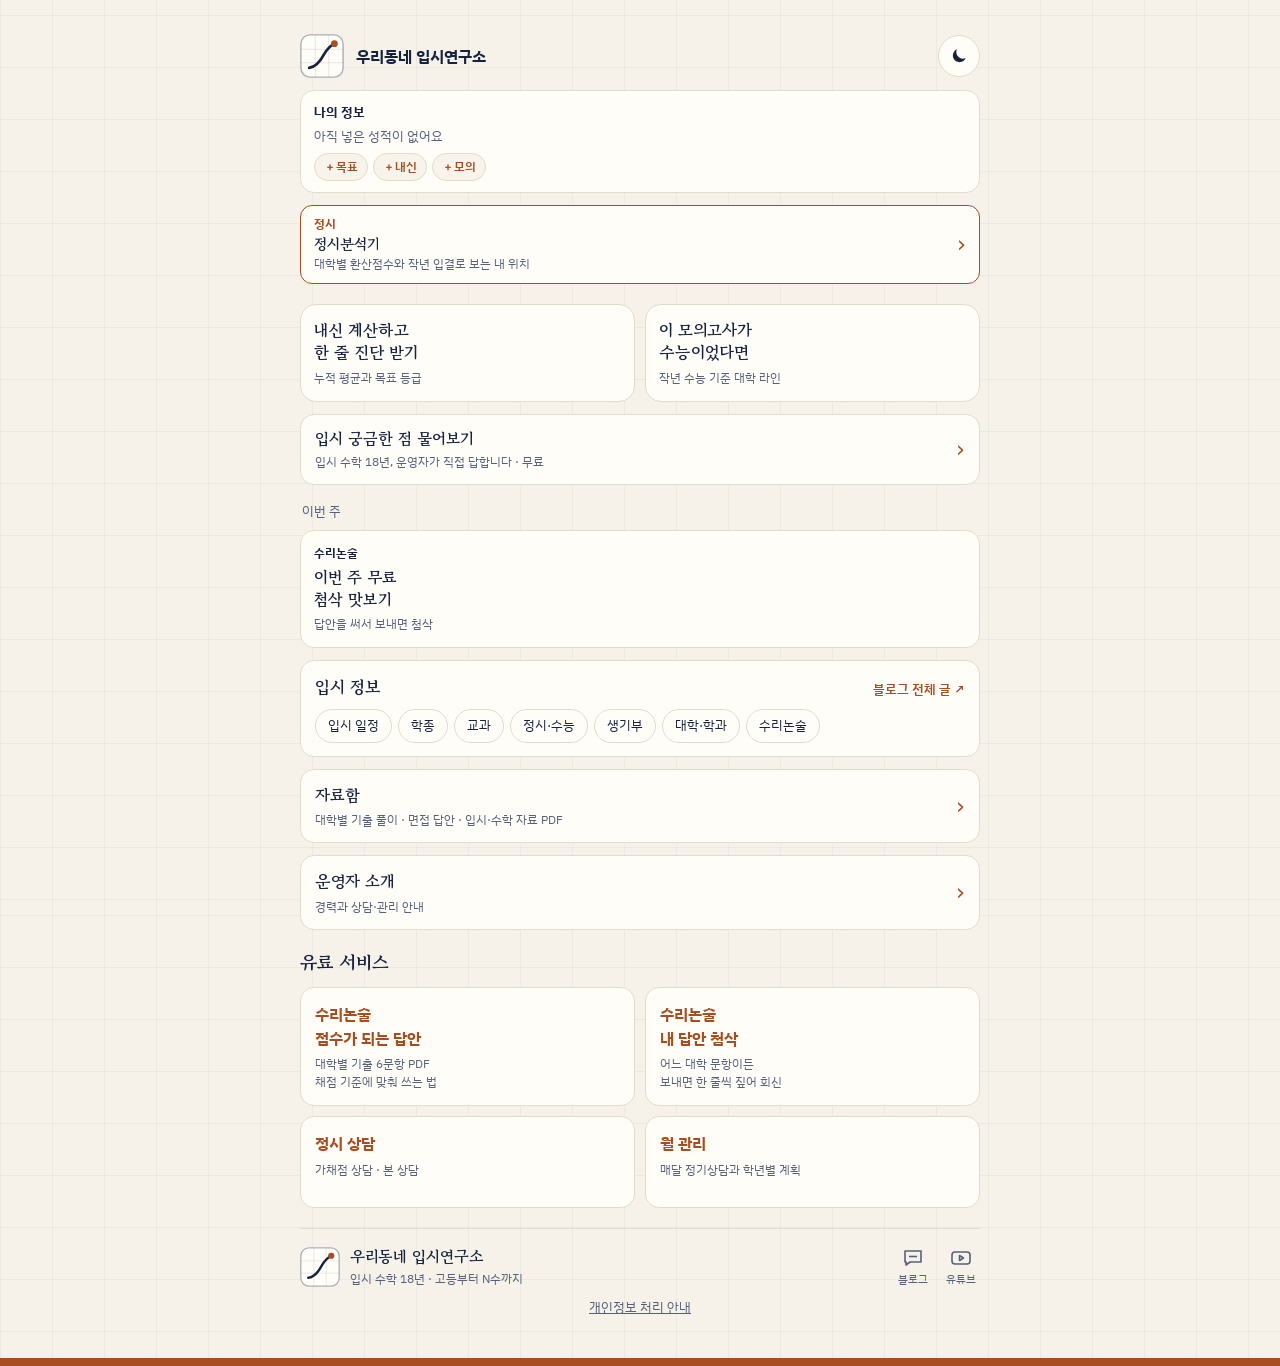
<file: webapp/index.html>
<!doctype html><html><head><meta charset=utf8><meta name=viewport content="width=device-width,initial-scale=1,maximum-scale=1,viewport-fit=cover"><meta name="apple-mobile-web-app-capable" content="yes"><meta name="mobile-web-app-capable" content="yes"><meta name="apple-mobile-web-app-status-bar-style" content="default"><meta name="apple-mobile-web-app-title" content="입시연구소"><meta name="theme-color" content="#F6F2E9"><meta name="format-detection" content="telephone=no"><link rel="manifest" href="./manifest.webmanifest"><link rel="apple-touch-icon" href="./icon-180.png"><link rel="icon" type="image/png" href="./icon-192.png"><style>:root{color-scheme:light;box-sizing:border-box;padding-top:env(safe-area-inset-top,0px);padding-bottom:env(safe-area-inset-bottom,0px)}html{scroll-padding-top:env(safe-area-inset-top,0px)}body{margin:0;padding:0;font:14px -apple-system,BlinkMacSystemFont,sans-serif;background:#faf9f5;color:#141413}img{max-width:100%}[hidden]:not([hidden=until-found i]){display:none!important}.pg{display:contents}.note b.hl,.why b.hl{color:var(--accent)}.shot.pg-miss{display:none}

.home-ask{display:flex;align-items:center;gap:10px;width:100%;margin-top:10px;padding:10px 14px;border:1.5px solid var(--accent);border-radius:14px;background:var(--surface);color:inherit;font:inherit;text-align:left;cursor:pointer}
.home-ask-copy{display:grid;gap:2px;flex:1;min-width:0}.home-ask-copy b{font-family:var(--f-title);font-size:.98rem;color:var(--navy)}.home-ask-copy small{font-size:.76rem;color:var(--muted)}
#grade-btn,#grade-ov,[data-go="plan"]{display:none!important}
</style>  <script type="module" crossorigin src="./assets/index-GTNcBRle.js"></script>
</head><body>
<title>우리동네 입시연구소 | 내신성적 계산기</title>

<style>
/* Layout: 브랜드 줄 → 누적 요약 → 목표 역산 → 학기 입력표 → 학기별 평균 → 브랜드 하단. 우리동네 입시연구소 규격(네이비·클레이·아이보리, 모눈 배경, Gowun Batang 제목) */
:root{
  --bg:#F6F2E9; --grid:rgba(22,35,63,.045); --surface:#FFFDF8; --sunk:#F8F4EB; --ink:#16233F; --muted:#55607A; --line:#E3DCCC;
  --accent:#A84D1F; --accent-ink:#ffffff; --accent-soft:#F4E4D8; --navy:#16233F; --navy-ink:#F6F2E9;
  --warn:#93580f; --warn-soft:#f6ead2; --bad:#a8322c; --bad-soft:#f8e1de; --good:#2f6b45; --good-soft:#e2efe4;
  --g1:#2f6b45; --g1s:#e2efe4; --g2:#2c4f86; --g2s:#e3e9f4; --g3:#85600c; --g3s:#f6ebd0; --g4:#A84D1F; --g4s:#F4E4D8; --g5:#a8322c; --g5s:#f8e1de;
  --f-title:"Gowun Batang", "Nanum Myeongjo", "AppleMyungjo", serif;
  --f-ui:"IBM Plex Sans KR", "Apple SD Gothic Neo", "Malgun Gothic", system-ui, sans-serif;
  --f-num:"IBM Plex Mono", ui-monospace, "SFMono-Regular", Menlo, monospace;
  --r:12px;
}
@media (prefers-color-scheme: dark){ :root:not([data-theme="light"]){
  --bg:#0F1729; --grid:rgba(241,236,225,.035); --surface:#16233F; --sunk:#132038; --ink:#F1ECE1; --muted:#A3ACC0; --line:#283859;
  --accent:#DB8656; --accent-ink:#1b0f07; --accent-soft:#3a2518; --navy:#F1ECE1; --navy-ink:#16233F;
  --warn:#e3a95a; --warn-soft:#3a2c17; --bad:#f08079; --bad-soft:#3d1f1d; --good:#7cc796; --good-soft:#1b3324;
  --g1:#7cc796; --g1s:#1b3324; --g2:#93b4ec; --g2s:#1f2e4d; --g3:#e3b852; --g3s:#372d14; --g4:#DB8656; --g4s:#3a2518; --g5:#f08079; --g5s:#3d1f1d;
  color-scheme:dark }}
:root[data-theme="dark"]{
  --bg:#0F1729; --grid:rgba(241,236,225,.035); --surface:#16233F; --sunk:#132038; --ink:#F1ECE1; --muted:#A3ACC0; --line:#283859;
  --accent:#DB8656; --accent-ink:#1b0f07; --accent-soft:#3a2518; --navy:#F1ECE1; --navy-ink:#16233F;
  --warn:#e3a95a; --warn-soft:#3a2c17; --bad:#f08079; --bad-soft:#3d1f1d; --good:#7cc796; --good-soft:#1b3324;
  --g1:#7cc796; --g1s:#1b3324; --g2:#93b4ec; --g2s:#1f2e4d; --g3:#e3b852; --g3s:#372d14; --g4:#DB8656; --g4s:#3a2518; --g5:#f08079; --g5s:#3d1f1d;
  color-scheme:dark }

*{box-sizing:border-box}
body{background-color:var(--bg);background-image:repeating-linear-gradient(0deg,var(--grid) 0 1px,transparent 1px 52px),repeating-linear-gradient(90deg,var(--grid) 0 1px,transparent 1px 52px);color:var(--ink);font-family:var(--f-ui);font-size:15px;line-height:1.55;border-bottom:8px solid var(--accent)}
.wrap{max-width:1080px;margin:0 auto;padding-inline:16px;padding-block:24px 56px;display:flex;flex-direction:column;gap:20px}
h1,h2,h3{margin:0;text-wrap:balance}
h1{font-family:var(--f-title);font-size:2rem;font-weight:700;letter-spacing:-.01em;line-height:1.3}
h2{font-family:var(--f-title);font-size:1.2rem;font-weight:700}
.mark{display:block;flex:none}
.mark .frame{fill:var(--surface);stroke:var(--navy);stroke-opacity:.34}
.mark .gl{stroke:var(--navy);stroke-opacity:.15}
.mark .cv{stroke:var(--navy)}
.mark .dot{fill:var(--accent)}
.num{font-family:var(--f-num);font-variant-numeric:tabular-nums}
.muted{color:var(--muted)}
.small{font-size:.82rem}
button,input,select{font:inherit;color:inherit}
:focus-visible{outline:2px solid var(--accent);outline-offset:2px}

/* header */
.head{display:flex;flex-direction:column;gap:14px}
.brandrow{display:flex;align-items:center;gap:10px;font-weight:600;color:var(--navy);letter-spacing:.01em}
.titlerow{display:flex;flex-wrap:wrap;align-items:flex-end;justify-content:space-between;gap:12px}
.head p{margin:4px 0 0;font-size:.88rem}
.who{display:flex;align-items:center;gap:8px}
.who label{font-size:.82rem;color:var(--muted)}
.who input{width:150px;padding:8px 10px;border:1px solid var(--line);border-radius:8px;background:var(--surface)}

.notice{display:flex;flex-wrap:wrap;align-items:center;justify-content:space-between;gap:10px;background:var(--warn-soft);color:var(--warn);border-radius:var(--r);padding:10px 14px;font-size:.88rem}
.notice[hidden]{display:none!important}

.btn{border:1px solid var(--line);background:var(--surface);border-radius:8px;padding:7px 12px;cursor:pointer;font-size:.86rem;font-weight:500}
.btn:hover{border-color:var(--accent);color:var(--accent)}
.btn.primary{background:var(--accent);color:var(--accent-ink);border-color:var(--accent)}
.btn.primary:hover{color:var(--accent-ink);filter:brightness(1.07)}
.btn.ghost{border-color:transparent;background:transparent}
.btn.danger:hover{border-color:var(--bad);color:var(--bad)}

/* summary tiles */
.tiles{display:grid;grid-template-columns:repeat(5,minmax(0,1fr));gap:10px}
.tile{background:var(--surface);border:1px solid var(--line);border-radius:var(--r);padding:14px 14px 12px;display:flex;flex-direction:column;gap:2px;cursor:pointer;text-align:left}
.tile:hover{border-color:var(--accent)}
.tile.on{border-color:var(--accent);box-shadow:inset 0 0 0 1px var(--accent)}
.tile .lab{font-size:.8rem;color:var(--muted);font-weight:600;letter-spacing:.02em}
.tile .val{font-size:1.9rem;font-weight:600;line-height:1.15}
.tile .meta{font-size:.76rem;color:var(--muted)}
@media (max-width:760px){.tiles{grid-template-columns:repeat(3,minmax(0,1fr))}}
@media (max-width:440px){.tiles{grid-template-columns:repeat(2,minmax(0,1fr))}}

/* target panel */
.panel{background:var(--surface);border:1px solid var(--line);border-radius:var(--r);padding:18px}
.target{display:grid;grid-template-columns:260px minmax(0,1fr);gap:22px}
@media (max-width:760px){.target{grid-template-columns:minmax(0,1fr)}}
.tctl{display:flex;flex-direction:column;gap:12px}
.field{display:flex;flex-direction:column;gap:4px}
.field label{font-size:.8rem;color:var(--muted);font-weight:600}
.field select,.field input{padding:9px 10px;border:1px solid var(--line);border-radius:8px;background:var(--sunk)}
.field input.big{font-family:var(--f-num);font-size:1.3rem;font-weight:600}
.facts{display:grid;grid-template-columns:auto 1fr;gap:4px 12px;font-size:.85rem;margin:0}
.facts dt{color:var(--muted)} .facts dd{margin:0;text-align:right}
.tres{display:flex;flex-direction:column;gap:14px;min-width:0}
.need{display:flex;align-items:baseline;flex-wrap:wrap;gap:6px 14px}
.need .big{font-size:2.6rem;font-weight:600;line-height:1}
.need .cap{font-size:.9rem;color:var(--muted)}
.state{display:inline-block;padding:3px 10px;border-radius:999px;font-size:.8rem;font-weight:600}
.state.ok{background:var(--good-soft);color:var(--good)}
.state.hard{background:var(--warn-soft);color:var(--warn)}
.state.no{background:var(--bad-soft);color:var(--bad)}
.state.done{background:var(--accent-soft);color:var(--accent)}
.say{margin:0;font-size:.95rem}
.say b{font-weight:700}
.mix{display:flex;height:30px;border-radius:7px;overflow:hidden;border:1px solid var(--line)}
.mix div{display:flex;align-items:center;justify-content:center;font-size:.78rem;font-weight:600;white-space:nowrap;overflow:hidden}
.scen{display:grid;grid-template-columns:repeat(5,minmax(0,1fr));gap:6px}
.scen div{background:var(--sunk);border-radius:8px;padding:8px 6px;text-align:center;font-size:.76rem;color:var(--muted)}
.scen div b{display:block;font-family:var(--f-num);font-size:1.05rem;color:var(--ink);font-weight:600}
.scen div.hit{outline:1.5px solid var(--good)}
.scen-h{font-size:.8rem;color:var(--muted);font-weight:600;margin:0 0 6px}

/* grade chips */
.g{display:inline-flex;align-items:center;justify-content:center;min-width:26px;height:24px;padding:0 6px;border-radius:6px;font-family:var(--f-num);font-weight:600;font-size:.85rem}
.g1{background:var(--g1s);color:var(--g1)} .g2{background:var(--g2s);color:var(--g2)} .g3{background:var(--g3s);color:var(--g3)} .g4{background:var(--g4s);color:var(--g4)} .g5{background:var(--g5s);color:var(--g5)}

/* semesters */
.semhead{display:flex;flex-wrap:wrap;align-items:center;justify-content:space-between;gap:10px;margin-bottom:12px}
.tabs{display:flex;flex-wrap:wrap;gap:6px}
.tab{border:1px solid var(--line);background:var(--sunk);border-radius:8px;padding:6px 12px;cursor:pointer;display:flex;align-items:center;gap:6px;font-size:.88rem;font-weight:600}
.tab .dot{width:7px;height:7px;border-radius:50%;background:var(--muted)}
.tab .dot.done{background:var(--accent)}
.tab.on{background:var(--accent);border-color:var(--accent);color:var(--accent-ink)}
.tab.on .dot{background:var(--accent-ink)}
.seg{display:inline-flex;border:1px solid var(--line);border-radius:8px;overflow:hidden}
.seg button{border:0;background:transparent;padding:6px 12px;cursor:pointer;font-size:.84rem}
.seg button.on{background:var(--accent-soft);color:var(--accent);font-weight:600}
.semtools{display:flex;flex-wrap:wrap;align-items:center;gap:8px;margin-bottom:10px}
.scroll{overflow-x:auto;border:1px solid var(--line);border-radius:8px}
table{border-collapse:collapse;width:100%;font-size:.88rem}
th,td{padding:7px 8px;border-bottom:1px solid var(--line);text-align:left;vertical-align:middle}
th{background:var(--sunk);font-size:.78rem;color:var(--muted);font-weight:600;white-space:nowrap}
tr:last-child td{border-bottom:0}
.rows select,.rows input[type=text],.rows input[type=number]{padding:6px 8px;border:1px solid var(--line);border-radius:6px;background:var(--surface)}
.rows input[type=text]{width:100%;min-width:140px}
.rows input[type=number]{width:62px;font-family:var(--f-num)}
.rows .c-grp select{min-width:118px}
.chk{display:flex;align-items:center;gap:5px;white-space:nowrap;font-size:.8rem;color:var(--muted)}
.tag{font-size:.74rem;color:var(--muted);white-space:nowrap}
.tag.warn{color:var(--warn)}
.x{border:0;background:transparent;cursor:pointer;color:var(--muted);font-size:1.1rem;line-height:1;padding:4px 8px;border-radius:6px}
.x:hover{color:var(--bad);background:var(--bad-soft)}
.empty{padding:22px;text-align:center;color:var(--muted);font-size:.9rem}
/* 휴대폰: 과목 한 줄을 카드 3줄로 (교과군·삭제 / 과목명 / 학점·등급·표시만) */
@media (max-width:640px){
  .scroll:has(> table.rows){overflow:visible;border:0}
  table.rows,table.rows tbody{display:block}
  table.rows thead{display:none}
  table.rows tr{display:grid;grid-template-columns:1fr 1fr auto;grid-template-areas:"grp grp del" "name name name" "cr g ach";gap:8px 10px;align-items:end;padding:12px;border:1px solid var(--line);border-radius:10px;background:var(--surface);margin-bottom:10px}
  table.rows tr:has(> td.empty){display:block;border-style:dashed}
  table.rows td{padding:0;border:0;min-width:0}
  table.rows td:nth-child(1){grid-area:grp}
  table.rows td:nth-child(2){grid-area:name}
  table.rows td:nth-child(3){grid-area:cr}
  table.rows td:nth-child(4){grid-area:g}
  table.rows td:nth-child(5){grid-area:ach;padding-bottom:8px}
  table.rows td:nth-child(6){grid-area:del;text-align:right}
  table.rows td:nth-child(3)::before,table.rows td:nth-child(4)::before{display:block;font-size:.74rem;color:var(--muted);font-weight:600;margin-bottom:3px}
  table.rows td:nth-child(3)::before{content:"학점"}
  table.rows td:nth-child(4)::before{content:"등급 / 성취도"}
  .rows select,.rows input[type=text],.rows input[type=number]{width:100%;min-width:0}
  .rows .c-grp select{min-width:0}
  .rows td:nth-child(4) .tag{display:block;padding:8px 0}
}
.semfoot{display:flex;flex-wrap:wrap;gap:6px 18px;margin-top:10px;font-size:.84rem;color:var(--muted)}

.matrix th:first-child,.matrix td:first-child{white-space:nowrap}
.matrix td.n{font-family:var(--f-num);text-align:right}
.matrix th.n{text-align:right}
.matrix tr.total td{font-weight:700;background:var(--accent-soft)}
.matrix tr.plan td{color:var(--muted)}

.notes{font-size:.82rem;color:var(--muted);margin:0;padding-left:18px;display:flex;flex-direction:column;gap:3px}
.confirm{display:inline-flex;align-items:center;gap:6px;font-size:.84rem}
.confirm[hidden]{display:none!important}
.filebar{display:flex;flex-wrap:wrap;align-items:center;gap:8px;margin-top:-6px}
.filebar-actions,.admin-tools{display:flex;flex-wrap:wrap;align-items:center;gap:8px}
.msg{font-size:.84rem;color:var(--muted)}
.msg.ok{color:var(--good)} .msg.err{color:var(--bad)}
.theme-control{display:inline-flex;align-items:center;gap:7px;color:var(--muted);font-size:.76rem;font-weight:600;white-space:nowrap}
.theme-control select{min-height:36px;padding:6px 26px 6px 10px;border:1px solid var(--line);border-radius:8px;background:var(--surface);color:var(--ink);font:inherit}
.calculator-topbar{display:flex;align-items:center;justify-content:space-between;gap:12px;flex-wrap:wrap}
.calculator-topbar .theme-toggle{margin-left:auto}
.theme-toggle{display:grid;place-items:center;width:42px;height:42px;flex:none;border:1px solid var(--line);border-radius:999px;background:var(--surface);color:var(--ink);cursor:pointer;padding:0}
.theme-toggle:hover{border-color:var(--accent);color:var(--accent)}
.theme-toggle svg{width:20px;height:20px;fill:none;stroke:currentColor;stroke-width:1.8;stroke-linecap:round;stroke-linejoin:round}
.theme-toggle .ic-moon{fill:currentColor;stroke:none}
:root[data-theme="dark"] .theme-toggle .ic-moon,:root:not([data-theme="dark"]) .theme-toggle .ic-sun{display:none}
.home-top{flex-wrap:nowrap!important}
.confirm-layer{position:fixed;inset:0;z-index:60;display:grid;place-items:center;padding:24px;background:rgba(10,16,30,.62)}
.confirm-box{width:min(100%,420px);padding:22px;border:1px solid var(--line);border-radius:16px;background:var(--surface);box-shadow:0 20px 60px rgba(0,0,0,.28)}
.confirm-box h2{margin:0 0 8px}
.confirm-box p{margin:0;color:var(--muted);line-height:1.65}
.confirm-actions{display:flex;justify-content:flex-end;flex-wrap:wrap;gap:8px;margin-top:18px}
.confirm-actions .btn.danger{background:var(--accent);border-color:var(--accent);color:var(--accent-ink)}
.msg:empty{display:none}
.filebar .msg{flex-basis:100%}
.brandfoot{display:flex;flex-direction:column;gap:12px;padding-top:20px;border-top:1px solid var(--line)}
.bf-top{display:flex;align-items:center;gap:12px}
.bf-top b{display:block;font-family:var(--f-title);font-size:1.1rem;color:var(--navy)}
.bf-top span{font-size:.84rem;color:var(--muted)}
.bf-links{display:flex;flex-wrap:wrap;gap:8px}
.bf-links a{display:inline-flex;align-items:center;gap:6px;padding:7px 14px;border-radius:999px;font-size:.86rem;font-weight:600;text-decoration:none;border:1px solid var(--line);color:var(--ink);background:var(--surface)}
.bf-links a.main{background:var(--accent);border-color:var(--accent);color:var(--accent-ink)}
.bf-links a:hover{border-color:var(--accent)}
.brandfoot p{margin:0;font-size:.8rem;color:var(--muted)}
.ov{position:fixed;inset:0;z-index:50;background:rgba(10,16,30,.62);display:flex;align-items:flex-start;justify-content:center;overflow-y:auto;padding:calc(16px + env(safe-area-inset-top,0px)) 16px calc(16px + env(safe-area-inset-bottom,0px))}
.ov-box{background:var(--surface);border-radius:var(--r);padding:14px;display:flex;flex-direction:column;gap:12px;width:100%;max-width:560px}
.ov-head{display:flex;align-items:center;justify-content:space-between;gap:10px;font-size:.88rem}
.ov-box img{width:100%;height:auto;border-radius:8px;border:1px solid var(--line);-webkit-touch-callout:default;user-select:auto}
.copybox{width:100%;height:140px;font-family:var(--f-num);font-size:.8rem;padding:10px;border:1px solid var(--line);border-radius:8px;background:var(--surface)}

/* 첫 화면: 계산기를 우선 보여주고, 준비 중인 기능을 아래에 이어 배치 */
.home-screen{min-height:100svh;padding:24px 20px 28px;display:flex;justify-content:center;align-items:flex-start}
.home-inner{width:min(100%,680px);display:flex;flex-direction:column;gap:16px;padding:10px 0 12px}
.home-top{display:flex;align-items:center;justify-content:space-between;flex-wrap:wrap;gap:10px 14px}
.home-brand{display:flex;align-items:center;gap:12px;color:var(--navy);font-weight:700;font-size:1rem}
.home-brand .mark{width:48px;height:48px}
.home-kicker{margin:0;color:var(--accent);font-size:.78rem;font-weight:700;letter-spacing:.12em}
.home-title{max-width:12ch;font-size:clamp(2.2rem,9vw,4.1rem);line-height:1.22}
.home-description{margin:-7px 0 0;color:var(--muted);font-size:1rem}
.home-tool{width:100%;display:flex;align-items:center;gap:14px;padding:18px 20px;border:1px solid var(--line);border-radius:16px;background:var(--surface);color:var(--ink);text-align:left;cursor:pointer;box-shadow:0 10px 30px rgba(22,35,63,.07)}
.home-tool:hover{border-color:var(--accent);transform:translateY(-1px)}
.home-tool-number{display:grid;place-items:center;width:44px;height:44px;flex:none;border-radius:12px;background:var(--accent-soft);color:var(--accent);font-family:var(--f-num);font-weight:700}
.home-tool-copy{display:flex;flex:1;flex-direction:column;gap:3px}
.home-tool-copy b{font-size:1.05rem}
.home-tool-copy small{color:var(--muted);font-size:.83rem}
.home-tool-arrow{font-size:1.5rem;color:var(--accent)}
.home-note{margin:0 0 3px;color:var(--muted);font-size:.82rem}
.home-features{display:grid;gap:9px}
.home-feature{display:flex;align-items:center;gap:12px;min-height:68px;padding:10px 14px;border:1px solid var(--line);border-radius:14px;background:var(--surface)}
.home-feature-number{display:grid;place-items:center;width:40px;height:40px;flex:none;border-radius:11px;background:var(--accent-soft);color:var(--accent);font-family:var(--f-num);font-weight:700}
.home-feature-copy{display:grid;gap:2px;min-width:0}
.home-feature-copy b{font-size:.95rem}
.home-feature-copy b span{color:var(--muted);font-size:.84rem;font-weight:500}
.home-feature-copy small{color:var(--muted);font-size:.78rem}
.home-feature-copy a{width:max-content;max-width:100%;color:var(--accent);font-size:.78rem;text-decoration:underline;text-underline-offset:2px}
.home-privacy{font-size:.8rem;color:var(--muted)}
.home-privacy a{color:inherit}
.home-privacy{margin-top:4px}
.calculator-home{align-self:flex-start}
@media (prefers-reduced-motion:reduce){.home-tool{transition:none}}
@media (max-width:440px){
  .home-screen{padding:18px 18px 24px}
  .home-inner{gap:14px;padding-top:8px}
  .home-tool{padding:15px 14px;gap:11px}
  .home-tool-number{width:42px;height:42px}
  .home-feature{min-height:62px;padding:9px 11px}
}
/* 1.7 첫 화면 개편 */
.home-title{max-width:none;font-size:clamp(1.7rem,7vw,2.6rem);line-height:1.3;margin:6px 0 0}
.home-duo{display:grid;grid-template-columns:1fr 1fr;gap:10px}
.home-big{display:flex;flex-direction:column;gap:7px;padding:16px 14px;border:1.5px solid var(--accent);border-radius:16px;background:var(--accent-soft);color:var(--ink);text-align:left;text-decoration:none;cursor:pointer;font:inherit}
.home-big b{font-family:var(--f-title);font-size:1.08rem;line-height:1.35;color:var(--navy)}
.home-big span{font-size:.8rem;color:var(--muted);line-height:1.45}
.home-big small{margin-top:auto;font-size:.76rem;color:var(--accent);font-weight:600}
.home-big b,.home-big span,.home-big small{word-break:keep-all}
button.home-feature{width:100%;font:inherit;color:inherit;text-align:left;cursor:pointer}
.home-split{align-items:flex-start}
.split-body{display:grid;flex:1;min-width:0}
.split-body>b{font-size:.95rem;padding:2px 0 6px}
.split-row{display:flex;align-items:center;justify-content:space-between;gap:10px;min-height:52px;padding:8px 0;border:0;border-top:1px solid var(--line);background:none;color:inherit;font:inherit;text-align:left;text-decoration:none;cursor:pointer;width:100%}
.split-row span{display:grid;gap:2px;color:var(--accent);font-weight:600;font-size:.9rem}
.split-row small{color:var(--muted);font-weight:400;font-size:.76rem}
.split-row i{font-style:normal;color:var(--muted);font-size:1.2rem}
.jr-blog{display:block;margin:0 0 12px;padding:11px 14px;border:1px dashed var(--line);border-radius:12px;color:var(--accent);font-size:.86rem;font-weight:600;text-decoration:none}
.home-feature-copy{flex:1}
.home-feature-copy a{display:block;margin-top:4px;text-decoration:none!important;font-weight:600}
.home-feature-arrow{font-size:1.4rem;color:var(--accent)}
.sub-screen{display:flex;flex-direction:column;gap:14px;min-height:calc(100svh - 48px);box-sizing:border-box}
.sub-title{font-family:var(--f-title);font-size:1.6rem;margin:6px 0 0;color:var(--navy)}
.sub-desc{margin:-6px 0 4px;color:var(--muted);font-size:.9rem;line-height:1.6}
.link-list{display:grid;gap:9px}
.jr-state{padding:14px 16px;border:1px dashed var(--line);border-radius:14px;color:var(--muted);font-size:.9rem}
.jr-new{display:grid;gap:9px;margin-bottom:18px}.jr-new h2,.jr-group h2{font-size:.86rem;color:var(--muted);margin:0;font-weight:600}
.jr-tabs{margin:4px 0 12px;flex-wrap:wrap}
.jr-tabs button[aria-selected="true"]{background:var(--accent);border-color:var(--accent);color:#fff}
.jr-search{width:100%;box-sizing:border-box;margin:0 0 12px;padding:11px 14px;border:1px solid var(--line);border-radius:12px;background:var(--surface);color:var(--ink);font:inherit}
.jr-group{display:grid;gap:9px;margin-bottom:18px}
.pdf-row{display:flex;flex-direction:column;gap:2px;padding:13px 16px;border:1px solid var(--line);border-radius:14px;background:var(--surface);color:var(--ink);text-decoration:none}
.pdf-row b{font-size:.98rem}.pdf-row small{color:var(--muted);font-size:.8rem}
.pdf-row::after{content:"PDF 열기 ↗";font-size:.74rem;color:var(--accent);font-weight:600;margin-top:4px}
.jr-empty{color:var(--muted);font-size:.88rem;padding:6px 2px}
.link-row{display:flex;flex-direction:column;gap:2px;padding:13px 16px;border:1px solid var(--line);border-radius:14px;background:var(--surface);color:var(--ink);text-decoration:none}
.link-row b{font-size:1rem}.link-row small{color:var(--muted);font-size:.8rem}
.link-row::after{content:"블로그에서 보기 ↗";font-size:.74rem;color:var(--accent);font-weight:600;margin-top:4px}
/* 1.10: 입시 정보 — 블로그 최근 글 3개 + 새 글 N 표시 */
.bl-sec{display:grid;gap:9px;margin-bottom:18px}.bl-sec h2{font-size:.86rem;color:var(--muted);margin:0;font-weight:600}
.bl-row{display:flex;gap:10px;align-items:flex-start;padding:13px 16px;border:1px solid var(--line);border-radius:14px;background:var(--surface);color:var(--ink);text-decoration:none}
.bl-row span{display:grid;gap:4px;min-width:0;flex:1}
.bl-row b{font-size:.95rem;line-height:1.45;display:-webkit-box;-webkit-line-clamp:2;-webkit-box-orient:vertical;overflow:hidden}
.bl-row small{color:var(--muted);font-size:.78rem}
.bl-row .bl-ar{flex:none;color:var(--accent);font-style:normal;font-size:1.1rem;line-height:1.3}
.nbadge{display:inline-grid;place-items:center;min-width:17px;height:17px;padding:0 4px;margin-left:6px;border-radius:9px;background:var(--accent);color:#fff;font-family:var(--f-num);font-size:.66rem;font-weight:700;font-style:normal;line-height:1;vertical-align:2px}
.nbadge[hidden]{display:none}
.split-row .sr-t{font-style:normal}.split-row i.nbadge{color:#fff;font-size:.66rem}
.bl-more{font-size:.8rem;color:var(--accent);font-weight:600;text-decoration:none;justify-self:end}

.career{margin:0;display:grid;gap:0;border:1px solid var(--line);border-radius:14px;background:var(--surface);padding:4px 16px}
.career div{display:flex;gap:14px;padding:12px 0;border-bottom:1px solid var(--line)}
.career div:last-child{border-bottom:0}
.career dt{min-width:84px;color:var(--muted);font-family:var(--f-num);font-size:.85rem;padding-top:1px}
.career dd{margin:0;line-height:1.5}.career dd small{display:block;color:var(--muted);font-size:.8rem;margin-top:3px}
.btn.wide{display:flex;justify-content:center;width:100%;text-decoration:none;padding:13px}
.diag-cta{display:flex;align-items:center;justify-content:space-between;flex-wrap:wrap;gap:10px;padding:14px 16px;border:1.5px dashed var(--accent);border-radius:14px}
.diag-cta p{margin:0;color:var(--muted);font-size:.86rem}
.dq h2{font-size:.95rem;margin:0 0 8px}
.chips{display:flex;flex-wrap:wrap;gap:8px}
.chips button{padding:9px 14px;border:1px solid var(--line);border-radius:999px;background:var(--surface);color:var(--ink);font:inherit;font-size:.9rem;cursor:pointer}
.chips button.on{background:var(--accent);border-color:var(--accent);color:var(--accent-ink);font-weight:600}
.dq input{width:100%;box-sizing:border-box;padding:11px 12px;border:1px solid var(--line);border-radius:10px;background:var(--surface);color:var(--ink);font:inherit}
.dq-done{display:flex;flex-direction:column;gap:10px;padding:14px 16px;border:1px solid var(--accent);border-radius:14px;background:var(--accent-soft)}
.dq-done p{margin:0;line-height:1.6;font-size:.92rem}
/* 1.8: 해설 파일·정시 상담 */
.price-box{display:grid;gap:4px;padding:14px 16px;border:1.5px solid var(--accent);border-radius:14px;background:var(--accent-soft)}
.price-box b{font-family:var(--f-title);font-size:1.05rem;color:var(--navy)}
.price-box span{font-size:.86rem;line-height:1.55}
.two-btn{display:grid;grid-template-columns:1fr 1fr;gap:8px}
.two-btn .btn{color:var(--accent);font-weight:600;display:flex;justify-content:center;align-items:center;text-align:center;text-decoration:none;padding:11px 8px;font-size:.85rem;line-height:1.35}
.sp-day{font-size:.84rem;color:var(--muted);margin:10px 0 6px;font-weight:600}
.sp-row{display:flex;align-items:flex-start;gap:12px;padding:12px 14px;border:1px solid var(--line);border-radius:14px;background:var(--surface);cursor:pointer;margin-bottom:8px}
.sp-row input{width:20px;height:20px;margin:2px 0 0;accent-color:var(--accent);flex:none}
.sp-row div{display:grid;gap:2px}.sp-row b{font-size:.95rem}.sp-row small{color:var(--muted);font-size:.78rem;line-height:1.45}
.sp-row.on{border-color:var(--accent);background:var(--accent-soft)}
.sp-soon{display:inline-block;margin-left:6px;padding:1px 7px;border-radius:999px;background:var(--navy);color:var(--navy-ink);font-size:.7rem;font-weight:600;vertical-align:1px}
.sp-sum{position:sticky;bottom:0;z-index:5;display:flex;justify-content:space-between;align-items:center;gap:10px;padding:12px 16px;border-radius:14px;background:var(--navy);color:var(--navy-ink);font-size:.9rem;box-shadow:0 -4px 14px rgba(0,0,0,.12)}
.sp-sum b{font-family:var(--f-num);font-size:1.05rem}
.fine{margin:0;padding:12px 14px;border:1px solid var(--line);border-radius:12px;font-size:.8rem;line-height:1.6;color:var(--muted)}
.fine li{margin:0 0 4px}.fine ul{margin:0;padding-left:18px}
.dq textarea{width:100%;box-sizing:border-box;min-height:84px;padding:11px 12px;border:1px solid var(--line);border-radius:10px;background:var(--surface);color:var(--ink);font:inherit;resize:vertical}
.dq small.hint{display:block;color:var(--muted);font-size:.78rem;margin:-4px 0 8px;line-height:1.5}
.js-card{display:grid;gap:3px;padding:13px 16px;border:1px solid var(--line);border-radius:14px;background:var(--surface)}
.js-card b{font-size:1rem}.js-card small{color:var(--muted);font-size:.8rem;line-height:1.5}
.js-card em{font-style:normal;margin-left:4px;color:var(--accent);font-weight:700;font-size:1rem}
.js-steps{margin:0;padding-left:20px;font-size:.86rem;line-height:1.65}
/* 1.8: 정시 상담 상세·첨삭 */
.big-choice{display:grid;gap:10px}
.big-choice button{display:grid;gap:4px;padding:16px;border:1.5px solid var(--accent);border-radius:16px;background:var(--accent-soft);color:var(--ink);font:inherit;text-align:left;cursor:pointer}
.big-choice b{font-family:var(--f-title);font-size:1.15rem;color:var(--navy)}
.big-choice span{font-size:.84rem;color:var(--muted);line-height:1.5}
.big-choice small{font-size:.8rem;color:var(--accent);font-weight:700}
.ask-card{display:grid;gap:8px;padding:16px;border:1px solid var(--line);border-radius:16px;background:var(--surface)}
.ask-card .ask-step{font-family:var(--f-num);font-weight:700;color:var(--accent);font-size:.8rem;letter-spacing:.04em}
.ask-card h2{margin:0;font-family:var(--f-title);font-size:1.12rem;color:var(--navy)}
.ask-card p{margin:0;font-size:.88rem;line-height:1.6}
.ask-card ul{margin:0;padding:10px 12px;list-style:none;display:grid;gap:4px;background:var(--bg);border-radius:10px;font-size:.84rem;color:var(--muted)}
.ask-card ul li::before{content:"“";color:var(--accent);font-weight:700;margin-right:2px}
.ask-card .ask-promise{font-size:.8rem;color:var(--muted)}
.ask-card .btn{margin-top:4px}
.ask-card .ask-sub{font-size:.82rem;color:var(--accent);font-weight:600;text-decoration:none;background:none;border:0;padding:0;text-align:left;cursor:pointer}
.btn.off{opacity:.5;pointer-events:none}
.ask-flow{margin:2px 0 0;font-size:.8rem;color:var(--muted);text-align:center}
.sec-h{font-family:var(--f-title);font-size:1.15rem;color:var(--navy);margin:10px 0 -4px}
.why{padding:14px 16px;border-left:4px solid var(--accent);background:var(--surface);border-radius:0 12px 12px 0;font-size:.9rem;line-height:1.7}
.why p{margin:0 0 8px}.why p:last-child{margin:0}
.get-list{margin:0;padding:0;list-style:none;display:grid;gap:8px}
.get-list li{display:grid;grid-template-columns:28px 1fr;gap:8px;padding:12px 14px;border:1px solid var(--line);border-radius:12px;background:var(--surface);font-size:.88rem;line-height:1.5}
.get-list li i{font-style:normal;font-weight:700;color:var(--accent);font-family:var(--f-num)}
.get-list li b{display:block;font-size:.93rem;margin-bottom:2px}
.shot{margin:0;display:grid;gap:6px}
.shot img{width:100%;border:1px solid var(--line);border-radius:12px;cursor:zoom-in;background:#fff}
.shot figcaption{font-size:.8rem;color:var(--muted);line-height:1.5}
.shot figcaption em{font-style:normal;color:var(--accent);font-weight:600}
.paid{display:grid;gap:10px;margin-top:6px}
.paid-h{font-family:var(--f-title);font-size:1.15rem;color:var(--navy);margin:0}
.paid-grid{display:grid;grid-template-columns:1fr 1fr;gap:10px}
.paid-grid>*{display:grid;gap:5px;align-content:start;min-height:92px;padding:14px;border:1.5px solid var(--accent);border-radius:14px;background:var(--surface);color:var(--ink);font:inherit;text-align:left;text-decoration:none;cursor:pointer}
.paid-grid b{font-size:.98rem;color:var(--accent)}.paid-grid small{font-size:.78rem;color:var(--muted);line-height:1.45}
.flow{list-style:none;margin:0;padding:0 0 0 6px;display:grid;gap:0}
.flow li{position:relative;padding:0 0 16px 22px;border-left:2px solid var(--line)}
.flow li:last-child{border-left-color:transparent;padding-bottom:0}
.flow li::before{content:"";position:absolute;left:-7px;top:3px;width:12px;height:12px;border-radius:50%;background:var(--surface);border:2px solid var(--line)}
.flow li.on::before{background:var(--accent);border-color:var(--accent)}
.flow .fd{display:block;font-size:.74rem;color:var(--muted);font-family:var(--f-num)}
.flow b{display:block;font-size:.98rem;margin:1px 0 2px}.flow li.on b{color:var(--accent)}
.flow small{display:block;font-size:.82rem;color:var(--muted);line-height:1.55}
.pg3{display:grid;grid-template-columns:repeat(3,1fr);gap:8px}
.pg3 div{display:grid;gap:4px;align-content:start;padding:12px 10px;border:1px solid var(--line);border-radius:12px;background:var(--surface)}
.pg3 b{font-size:.86rem;color:var(--navy)}.pg3 small{font-size:.74rem;color:var(--muted);line-height:1.45}
.zv{position:fixed;inset:0;z-index:50;background:rgba(10,12,18,.92);overflow:auto;-webkit-overflow-scrolling:touch}
.zv img{display:block;width:220%;max-width:none;margin:56px 0 20px;background:#fff}
.zv.tall img{width:170%}
.note{margin:0;font-size:.8rem;color:var(--muted);line-height:1.6}
.zv button{position:fixed;top:12px;right:12px;z-index:51;padding:9px 14px;border:0;border-radius:999px;background:#fff;color:#111;font:inherit;font-weight:700}
.zv p{position:fixed;top:16px;left:14px;margin:0;color:#ddd;font-size:.78rem}
@media (max-width:340px){.home-duo{gap:8px}.home-big{padding:14px 11px;gap:6px}.home-big b{font-size:.98rem}.home-big span{font-size:.76rem}.home-big small{font-size:.72rem}}
@media (max-width:260px){.home-duo{grid-template-columns:1fr}}
.pwa-bar{display:flex;flex-direction:column;gap:8px;margin:0 0 14px;padding:12px 14px;border:1px solid var(--accent);border-radius:14px;background:var(--accent-soft);color:var(--ink);font-size:.88rem;line-height:1.55}
.pwa-bar b{color:var(--accent)}.pwa-bar .pwa-act{display:flex;flex-wrap:wrap;gap:8px}
.pwa-bar a,.pwa-bar button{display:inline-flex;align-items:center;padding:7px 12px;border-radius:999px;border:1px solid var(--accent);background:var(--surface);color:var(--accent);font:inherit;font-size:.84rem;font-weight:600;text-decoration:none;cursor:pointer}
.pwa-bar a.main{background:var(--accent);color:var(--accent-ink)}

.pg a.btn:not(.primary){color:var(--ink)}
.season-card{display:flex;align-items:center;gap:12px;width:100%;padding:13px 14px;border:1.5px solid var(--clay,#A84D1F);border-radius:14px;background:var(--surface);color:inherit;font:inherit;text-align:left;cursor:pointer}
.season-copy{display:grid;gap:3px;flex:1;min-width:0}.season-copy em{font-style:normal;font-size:.72rem;font-weight:700;color:var(--clay,#A84D1F)}
.season-copy b{font-family:var(--f-title);font-size:1rem;line-height:1.35;color:var(--navy)}.season-copy small{font-size:.8rem;color:var(--muted)}

/* 1.14 첫 화면 개편 */
html{height:100%}body{min-height:100%;box-sizing:border-box;margin:0}
.home-inner{gap:12px}
.home-tools{display:flex;align-items:center;gap:8px}
.grade-btn{height:38px;padding:0 13px;border:1px solid var(--line);border-radius:999px;background:var(--surface);color:var(--ink);font:inherit;font-size:.86rem;font-weight:600;cursor:pointer}
.home-brand .mark{width:44px;height:44px}
.me-row{display:flex;gap:8px;align-items:stretch}
.me-card{flex:1;min-width:0;display:grid;gap:4px;padding:11px 13px;border:1px solid var(--line);border-radius:14px;background:var(--surface);cursor:pointer}
.me-h{font-size:.84rem;color:var(--navy)}
.me-fill{display:grid;gap:2px;font-size:.82rem}.me-fill[hidden],.me-empty[hidden]{display:none}
.me-l1{color:var(--ink)}.me-l2{color:var(--ink)}.me-l2 small{color:var(--muted);font-size:.76rem}.me-l2 u{text-underline-offset:2px}
.me-empty{display:grid;gap:6px;font-size:.8rem;color:var(--muted)}
.me-adds{display:flex;flex-wrap:wrap;gap:5px}.me-adds button{padding:4px 9px;border:1px solid var(--line);border-radius:999px;background:var(--sunk);color:var(--accent);font:inherit;font-size:.76rem;font-weight:600;cursor:pointer}
.me-adds button[hidden]{display:none}
.me-plan{width:76px;flex:none;display:grid;place-content:center;justify-items:center;gap:2px;border:1px solid var(--line);border-radius:14px;background:var(--surface);color:var(--accent);font:inherit;cursor:pointer}
.me-plan span{font-size:1.35rem;line-height:1}.me-plan b{font-family:var(--f-title);font-size:.95rem}
.season-card{padding:9px 13px;border-width:1.2px;border-radius:12px}
.season-copy{gap:1px}.season-copy b{font-size:.92rem}.season-copy small{font-size:.76rem}
.home-big{background:var(--surface);border:1px solid var(--line);padding:14px 13px;gap:6px}
.home-big b{font-size:1.02rem}.home-big span{font-size:.78rem}
.home-ask{border:1px solid var(--line);margin-top:0;padding:12px 14px}
.wk-h{margin:4px 0 -4px 2px;font-size:.82rem;color:var(--muted)}
.wk-duo{display:grid;grid-template-columns:1fr 1fr;gap:10px}
.wk-duo.one{grid-template-columns:1fr}
.wk-card{position:relative;display:flex;flex-direction:column;gap:5px;padding:13px;border:1px solid var(--line);border-radius:14px;background:var(--surface);color:var(--ink);font:inherit;text-align:left;text-decoration:none;cursor:pointer}
.wk-card[hidden]{display:none}
.wk-card em{font-style:normal;font-size:.74rem;font-weight:700;color:var(--ink);padding-right:22px}
.wk-card b{font-family:var(--f-title);font-size:1rem;line-height:1.35;color:var(--navy);word-break:keep-all}
.wk-card small{font-size:.76rem;color:var(--muted)}
.wk-card>.nbadge{position:absolute;top:10px;right:10px;margin:0}
.hinfo{display:grid;grid-template-columns:minmax(0,1fr);gap:9px;padding:13px 14px;border:1px solid var(--line);border-radius:14px;background:var(--surface);min-width:0}
.hinfo-top{display:flex;justify-content:space-between;align-items:baseline}.hinfo-top h2{font-size:1.05rem;color:var(--navy)}
.hinfo-top a{font-size:.8rem;color:var(--accent);text-decoration:none;font-weight:600}
.hterm{display:grid;gap:6px}.hterm[hidden]{display:none}.hterm b{font-size:.8rem;color:var(--navy)}
.hterm-in{width:100%;padding:10px 12px;border:1px solid var(--line);border-radius:10px;background:var(--sunk);color:var(--muted);font:inherit;font-size:.82rem;text-align:left;cursor:text}
.hchips{display:flex;gap:6px;overflow-x:auto;scrollbar-width:none;margin:0 -14px;padding:0 14px}.hchips::-webkit-scrollbar{display:none}
.hchips.more{-webkit-mask-image:linear-gradient(90deg,#000 78%,transparent);mask-image:linear-gradient(90deg,#000 78%,transparent)}
.hchips a{flex:none;padding:6px 12px;border:1px solid var(--line);border-radius:999px;color:var(--ink);font-size:.8rem;text-decoration:none;background:var(--surface)}
.hbl{display:grid;grid-template-columns:minmax(0,1fr);gap:4px}.hbl a{min-width:0}.hbl a .nbadge{flex:none}.home-inner>*{min-width:0;max-width:100%}html,body{overflow-x:hidden}.hbl[hidden]{display:none}.hbl-h{font-size:.76rem;color:var(--muted);font-weight:600}
.hbl a{display:flex;gap:8px;align-items:baseline;padding:4px 0;color:var(--ink);text-decoration:none;font-size:.85rem;line-height:1.45}
.hbl a time{flex:none;font-weight:700;font-family:var(--f-num);font-size:.78rem;color:var(--navy)}
.hbl a span{min-width:0;overflow:hidden;text-overflow:ellipsis;white-space:nowrap}
.home-card{display:flex;align-items:center;gap:10px;width:100%;padding:13px 14px;border:1px solid var(--line);border-radius:14px;background:var(--surface);color:var(--ink);font:inherit;text-align:left;cursor:pointer}
.home-card .home-feature-copy b{font-family:var(--f-title);font-size:1.02rem;color:var(--navy)}
.paid-grid>*{border:1px solid var(--line)}
.hfoot{display:grid;gap:10px;margin-top:8px;padding-top:16px;border-top:1px solid var(--line)}
.hfoot-row{display:flex;align-items:center;gap:10px}.hfoot-t{flex:1;display:grid;min-width:0}
.hfoot-t b{font-family:var(--f-title);font-size:.98rem;color:var(--navy)}.hfoot-t small{font-size:.74rem;color:var(--muted)}
.hfoot-ic{display:grid;justify-items:center;gap:1px;color:var(--muted);text-decoration:none;padding:0 4px}
.hfoot-ic svg{width:24px;height:24px;fill:none;stroke:currentColor;stroke-width:1.6;stroke-linejoin:round}.hfoot-ic small{font-size:.66rem}
.hfoot .home-privacy{text-align:center;margin:0}
.calc-note{margin:0}
/* 학년 고르기 */
.grade-ov{position:fixed;inset:0;z-index:60;display:grid;place-items:center;padding:24px;background:var(--bg)}
.grade-ov[hidden]{display:none}
.grade-box{width:min(100%,380px);display:grid;justify-items:center;gap:12px;text-align:center}
.grade-box h2{color:var(--navy);font-size:1.3rem;margin-top:6px}.grade-box p{margin:-6px 0 6px;color:var(--muted);font-size:.88rem}
.grade-pick{display:grid;grid-template-columns:1fr 1fr;gap:10px;width:100%}
.grade-pick button{padding:16px 0;border:1px solid var(--line);border-radius:14px;background:var(--surface);color:var(--ink);font:inherit;font-size:1.05rem;font-weight:700;cursor:pointer}
.grade-pick button.on{border:2px solid var(--accent);color:var(--accent);background:var(--accent-soft)}
.grade-box .btn.wide{width:100%}.grade-box .btn[disabled]{opacity:.45}
.grade-skip{border:0;background:none;color:var(--muted);font:inherit;font-size:.84rem;text-decoration:underline;cursor:pointer}
/* 나의 정보 */
.me-goal-l{font-weight:700;color:var(--navy);margin-bottom:-8px}
.me-goal{width:100%;padding:11px 12px;border:1px solid var(--line);border-radius:10px;background:var(--surface);color:var(--ink);font:inherit}
.me-tab{width:100%;border-collapse:collapse;font-size:.88rem}.me-tab th,.me-tab td{padding:8px 6px;border-bottom:1px solid var(--line);text-align:left}
.me-tab td.num{font-family:var(--f-num)}
.me-chart{width:100%;height:auto;margin:8px 0}
.me-chart .ax{stroke:var(--line)}.me-chart .ln{fill:none;stroke:var(--accent);stroke-width:2.5}.me-chart circle{fill:var(--accent)}.me-chart text{fill:var(--muted);font-size:11px;font-family:var(--f-num)}
.zv img{width:100%;margin:56px 0 20px}.zv.tall img{width:100%}
.me-del{width:30px;height:30px;border:1px solid var(--line);border-radius:8px;background:var(--surface);color:var(--muted);font:inherit;cursor:pointer}
.me-tab td,.me-tab th{word-break:keep-all}
.me-none{color:var(--muted);font-size:.88rem;margin:6px 0 10px}
#me-tab-n,#me-tab-m{display:grid;gap:10px}#me-tab-n[hidden],#me-tab-m[hidden]{display:none}
/* 플래너 */
.cal-head{display:flex;align-items:center;justify-content:space-between}.cal-head b{font-family:var(--f-title);font-size:1.15rem;color:var(--navy)}
.cal-nav{width:40px;height:40px;border:1px solid var(--line);border-radius:999px;background:var(--surface);color:var(--ink);font-size:1.3rem;cursor:pointer}
.cal{display:grid;grid-template-columns:repeat(7,1fr);gap:4px}
.cal .dw{text-align:center;font-size:.74rem;color:var(--muted);padding:4px 0}
.cal button{position:relative;aspect-ratio:1/1.05;display:grid;place-items:center;border:1px solid transparent;border-radius:10px;background:var(--surface);color:var(--ink);font:inherit;font-family:var(--f-num);font-size:.9rem;cursor:pointer;padding:0}
.cal button.blank{visibility:hidden}
.cal button.off{opacity:.35;cursor:default;background:transparent}
.cal button.today{border:2px solid var(--accent)}
.cal button.tmr{font-weight:700}
.cal button .dot{position:absolute;bottom:6px;left:50%;width:6px;height:6px;margin-left:-3px;border-radius:50%;background:var(--accent)}
.cal button .plus{position:absolute;top:2px;right:5px;font-size:.78rem;color:var(--accent);font-weight:700}
.cal button.tmr .plus{opacity:.5}
.pd-rows{display:grid;gap:6px}
.pd-row{display:grid;grid-template-columns:64px 1fr 40px;gap:6px;align-items:center}
.pd-row input[type=text]{width:100%;padding:9px 8px;border:1px solid var(--line);border-radius:8px;background:var(--surface);color:var(--ink);font:inherit;font-size:.88rem}
.pd-row input[disabled]{opacity:.75}
.pd-ck{width:40px;height:38px;border:1px solid var(--line);border-radius:8px;background:var(--surface);color:var(--good);font-size:1.1rem;font-weight:700;cursor:pointer}
.pd-ck.on{background:var(--good-soft);border-color:var(--good)}
.pd-lock{color:var(--accent)}
#pd-load[hidden],#pd-add[hidden]{display:none}
/* 이번 주의 수학 한 문제 */
.mt-tag{margin:6px 0 -10px;font-weight:700;color:var(--accent);font-size:.86rem}
.mt-fig{margin:0;padding:10px;border:1px solid var(--line);border-radius:12px;background:#fff}
.mt-fig img{display:block;width:100%;height:auto}
.mt-fig figcaption{font-size:.72rem;color:#777;text-align:center;margin-top:6px}
:root[data-theme="dark"] .mt-fig{filter:brightness(.88)}
.mt-hint{padding:12px 14px;border-left:3px solid var(--accent);background:var(--sunk);border-radius:6px;font-size:.92rem;line-height:1.6}
.mt-hint[hidden],.mt-say[hidden],.mt-sol[hidden],.mt-sol-b[hidden]{display:none}
.mt-ans{display:flex;gap:8px;flex-wrap:wrap;align-items:center}
.mt-ans .mc{width:48px;height:48px;border:1px solid var(--line);border-radius:12px;background:var(--surface);color:var(--ink);font:inherit;font-size:1.2rem;cursor:pointer}
.mt-ans input{flex:1;min-width:0;padding:11px 12px;border:1px solid var(--line);border-radius:10px;background:var(--surface);color:var(--ink);font:inherit;font-family:var(--f-num);font-size:1rem}
.mt-say{margin:0;font-weight:600}.mt-say.ok{color:var(--good)}.mt-say.no{color:var(--accent)}
.mt-sol-b{justify-self:start;border:0;background:none;color:var(--muted);font:inherit;font-size:.84rem;text-decoration:underline;cursor:pointer;padding:0}
.mt-sol{display:grid;gap:10px}.mt-sol img{display:block;width:100%;border:1px solid var(--line);border-radius:10px;background:#fff}
.mt-pdf{display:grid;gap:8px}.mt-pdf a.btn{color:var(--ink)}
/* 용어 사전 */
.tm-in{width:100%}
.tm-g{margin:14px 0 4px;font-size:.8rem;color:var(--muted);font-weight:700}
.tm-it{border:1px solid var(--line);border-radius:12px;background:var(--surface);margin-bottom:8px;overflow:hidden}
.tm-it>button{display:grid;gap:2px;width:100%;padding:11px 13px;border:0;background:none;color:var(--ink);font:inherit;text-align:left;cursor:pointer}
.tm-it>button b{color:var(--navy)}.tm-it>button small{color:var(--muted);font-size:.82rem}
.tm-body{padding:0 13px 12px;font-size:.88rem;line-height:1.65;display:grid;gap:6px}.tm-body[hidden]{display:none}
.tm-body .ex{color:var(--muted)}.tm-body .gr{color:var(--accent);font-weight:600;font-size:.82rem}
.tm-body a{color:var(--accent)}
.tm-none a.btn{color:var(--ink)}
.pd-row input::placeholder{color:var(--muted);opacity:.45}
.me-l2 u{white-space:nowrap}
.tm-none{display:grid;gap:8px;text-align:center;color:var(--muted)}.tm-none[hidden]{display:none}
@media (max-width:340px){.wk-card b{font-size:.92rem}.me-plan{width:64px}.grade-btn{padding:0 8px;font-size:.8rem}.home-brand{font-size:.9rem;gap:8px}.home-brand .mark{width:36px;height:36px}.home-tools{gap:5px}.home-tools .theme-toggle{width:38px;height:38px}.hterm-in{font-size:.76rem}}
.home-brand span,.grade-btn{white-space:nowrap}
</style>
<script>
try{
  const savedTheme=localStorage.getItem("uridongne-theme");
  const initialTheme=savedTheme==="dark"?"dark":"light";
  document.documentElement.dataset.theme=initialTheme;
  document.documentElement.style.colorScheme=initialTheme;
}catch(_){}
</script>
<link rel="stylesheet" href="./fonts/fonts.css">

<main class="home-screen" id="home-screen">
  <div class="home-inner">
    <div class="pwa-bar" id="pwa-bar" hidden></div>
    <div class="home-top">
      <div class="home-brand"><svg class="mark" viewBox="0 0 96 96" fill="none" aria-hidden="true"><rect class="frame" x="2" y="2" width="92" height="92" rx="20" stroke-width="3"/><path class="gl" d="M33.33 2V94M62.67 2V94M2 33.33H94M2 62.67H94" stroke-width="1.5"/><path class="cv" d="M20 74C34 72 44 60 52 45C59 32 68 25 75 21" stroke-width="6" stroke-linecap="round"/><circle class="dot" cx="75" cy="21" r="7.4"/></svg><span>우리동네 입시연구소</span></div>
      <div class="home-tools"><button class="grade-btn" id="grade-btn" type="button" aria-label="학년 바꾸기"><span id="grade-lab">학년</span> ▾</button>
      <button class="theme-toggle" type="button" data-theme-toggle aria-label="어두운 화면으로 바꾸기"><svg class="ic-moon" viewBox="0 0 24 24" aria-hidden="true"><path d="M20 14.5A8 8 0 0 1 9.5 4a8 8 0 1 0 10.5 10.5z"/></svg><svg class="ic-sun" viewBox="0 0 24 24" aria-hidden="true"><circle cx="12" cy="12" r="4.2"/><path d="M12 2.5v2.2M12 19.3v2.2M2.5 12h2.2M19.3 12h2.2M5.3 5.3l1.6 1.6M17.1 17.1l1.6 1.6M5.3 18.7l1.6-1.6M17.1 6.9l1.6-1.6"/></svg></button></div>
    </div>
    <div class="me-row">
      <div class="me-card" id="me-card" role="button" tabindex="0">
        <b class="me-h">나의 정보</b>
        <div class="me-fill" id="me-fill" hidden><span class="me-l1" id="me-l1"></span><span class="me-l2" id="me-l2"></span></div>
        <div class="me-empty" id="me-empty"><span>아직 넣은 성적이 없어요</span><span class="me-adds"><button type="button" data-meadd="goal">＋목표</button><button type="button" data-meadd="calc" id="me-add-calc">＋내신</button><button type="button" data-meadd="mock">＋모의</button></span></div>
      </div>
      <button class="me-plan" type="button" data-go="plan"><span aria-hidden="true">📝</span><b>플래너</b></button>
    </div>
    <a class="season-card" id="jsa-card" href="https://uridongne-jeongsi.pages.dev/?utm_source=webapp" target="_blank" rel="noopener" style="text-decoration:none;margin-bottom:8px"><span class="season-copy"><em>정시</em><b>정시분석기</b><small>대학별 환산점수와 작년 입결로 보는 내 위치</small></span><span class="home-feature-arrow" aria-hidden="true">›</span></a>     <button class="season-card" id="season-card" type="button" data-go="season" hidden><span class="season-copy"><em id="season-g"></em><b id="season-t"></b><small id="season-s"></small></span><span class="home-feature-arrow" aria-hidden="true">›</span></button>
    <div class="home-duo">
      <button class="home-big" id="open-calculator" type="button">
        <b>내신 계산하고<br>한 줄 진단 받기</b>
        <span>누적 평균과 목표 등급</span>
      </button>
      <button class="home-big" type="button" data-go="imosu">
        <b>이 모의고사가<br>수능이었다면</b>
        <span>작년 수능 기준 대학 라인</span>
      </button>
    </div>
    <button class="home-ask" type="button" data-go="ask">
      <span class="home-ask-copy"><b>입시 궁금한 점 물어보기</b><small>입시 수학 18년, 운영자가 직접 답합니다 · 무료</small></span>
      <span class="home-feature-arrow" aria-hidden="true">›</span>
    </button>
    <p class="wk-h">이번 주</p>
    <div class="wk-duo" id="wk-duo">
      <button class="wk-card" id="wk-math" type="button" data-go="math" data-nmark="math" hidden><i class="nbadge" data-n="math" hidden aria-label="새 소식">N</i><em id="wk-math-tag"></em><b>이번 주의<br>수학 한 문제</b><small>일주일 동안 고민해 보기</small></button>
      <a class="wk-card" id="try-row" href="https://uridongne-ipsi.co.kr/try/" data-nmark="try"><i class="nbadge" data-n="try" hidden aria-label="새 소식">N</i><em id="wk-try-tag">수리논술</em><b class="sr-t">이번 주 무료<br>첨삭 맛보기</b><small>답안을 써서 보내면 첨삭</small></a>
    </div>
    <section class="hinfo" aria-labelledby="hinfo-h">
      <div class="hinfo-top"><h2 id="hinfo-h">입시 정보</h2><a href="https://blog.naver.com/kwon_th">블로그 전체 글 ↗</a></div>
      <div class="hterm" id="hterm" hidden><b>📖 입시 용어 사전</b><button type="button" class="hterm-in" data-go="terms">🔍 들은 말이 무슨 뜻인지 찾아보세요 (예: 최저)</button></div>
      <div class="hchips" id="hchips"></div>
      <div class="hbl" id="hbl" hidden><b class="hbl-h">블로그 새 글</b><div id="home-bl"></div></div>
    </section>
    <button class="home-card" type="button" data-go="jaryo">
      <span class="home-feature-copy"><b>자료함<i class="nbadge" data-n="jaryo" hidden aria-label="새 소식">N</i></b><small>대학별 기출 풀이 · 면접 답안 · 입시·수학 자료 PDF</small></span>
      <span class="home-feature-arrow" aria-hidden="true">›</span>
    </button>
    <button class="home-card" type="button" data-go="about" data-nmark="about">
      <span class="home-feature-copy"><b>운영자 소개<i class="nbadge" data-n="about" hidden aria-label="새 소식">N</i></b><small>경력과 상담·관리 안내</small></span>
      <span class="home-feature-arrow" aria-hidden="true">›</span>
    </button>
    <section class="paid" aria-label="유료 서비스">
      <h2 class="paid-h">유료 서비스</h2>
      <div class="paid-grid">
        <button type="button" data-go="shop" data-nmark="shop"><b>수리논술<br>점수가 되는 답안<i class="nbadge" data-n="shop" hidden aria-label="새 소식">N</i></b><small>대학별 기출 6문항 PDF<br>채점 기준에 맞춰 쓰는 법</small></button>
        <button type="button" data-go="ck" data-nmark="ck"><b>수리논술<br>내 답안 첨삭<i class="nbadge" data-n="ck" hidden aria-label="새 소식">N</i></b><small>어느 대학 문항이든<br>보내면 한 줄씩 짚어 회신</small></button>
        <button type="button" data-go="jeongsi" data-nmark="jeongsi"><b>정시 상담<i class="nbadge" data-n="jeongsi" hidden aria-label="새 소식">N</i></b><small>가채점 상담 · 본 상담</small></button>
        <button type="button" data-go="mg" data-nmark="mg"><b>월 관리<i class="nbadge" data-n="mg" hidden aria-label="새 소식">N</i></b><small>매달 정기상담과 학년별 계획</small></button>
      </div>
    </section>
    <footer class="hfoot">
      <div class="hfoot-row"><svg class="mark" width="40" height="40" viewBox="0 0 96 96" fill="none" aria-hidden="true"><rect class="frame" x="2" y="2" width="92" height="92" rx="20" stroke-width="3"/><path class="gl" d="M33.33 2V94M62.67 2V94M2 33.33H94M2 62.67H94" stroke-width="1.5"/><path class="cv" d="M20 74C34 72 44 60 52 45C59 32 68 25 75 21" stroke-width="6" stroke-linecap="round"/><circle class="dot" cx="75" cy="21" r="7.4"/></svg><span class="hfoot-t"><b>우리동네 입시연구소</b><small>입시 수학 18년 · 고등부터 N수까지</small></span>
        <a class="hfoot-ic" href="https://blog.naver.com/kwon_th" aria-label="블로그"><svg viewBox="0 0 24 24" aria-hidden="true"><path d="M4 5h16v11H9l-4 3v-3H4z"/><path d="M8 10.5h8"/></svg><small>블로그</small></a>
        <a class="hfoot-ic" href="https://www.youtube.com/@uridongne_ipsi" aria-label="유튜브"><svg viewBox="0 0 24 24" aria-hidden="true"><rect x="3" y="6" width="18" height="12" rx="3"/><path d="M10.5 9.5v5l4-2.5z"/></svg><small>유튜브</small></a>
      </div>
      <p class="home-privacy"><a href="./privacy-policy.html">개인정보 처리 안내</a></p>
    </footer>
  </div>
</main>



<div class="grade-ov" id="grade-ov" hidden role="dialog" aria-modal="true" aria-labelledby="grade-q">
  <div class="grade-box">
    <svg class="mark" width="52" height="52" viewBox="0 0 96 96" fill="none" aria-hidden="true"><rect class="frame" x="2" y="2" width="92" height="92" rx="20" stroke-width="3"/><path class="gl" d="M33.33 2V94M62.67 2V94M2 33.33H94M2 62.67H94" stroke-width="1.5"/><path class="cv" d="M20 74C34 72 44 60 52 45C59 32 68 25 75 21" stroke-width="6" stroke-linecap="round"/><circle class="dot" cx="75" cy="21" r="7.4"/></svg>
    <h2 id="grade-q">학생의 학년을 골라 주세요</h2>
    <p>학부모님은 자녀 학년을 골라 주세요.</p>
    <div class="grade-pick" id="grade-pick"><button type="button" data-g="고1">고1</button><button type="button" data-g="고2">고2</button><button type="button" data-g="고3">고3</button><button type="button" data-g="N수생">N수생</button></div>
    <button class="btn primary wide" id="grade-ok" type="button" disabled>이 학년으로 시작</button>
    <button class="grade-skip" id="grade-skip" type="button">건너뛰기</button>
  </div>
</div>

<div class="wrap sub-screen" id="me-screen" hidden>
  <button class="btn calculator-home" type="button" data-back>← 처음 화면</button>
  <h1 class="sub-title">나의 정보</h1>
  <label class="me-goal-l" for="me-goal">목표</label>
  <input class="me-goal" id="me-goal" type="text" maxlength="40" placeholder="예: 내신 1.8 · ○○대 ○○학과" autocomplete="off">
  <p class="note">등급 숫자(예: 1.8)를 함께 적으면 첫 화면에 「목표까지 ○ 남음」이 보입니다.</p>
  <div class="chips me-tabs" id="me-tabs"><button type="button" data-t="n" class="on">내신</button><button type="button" data-t="m">모의고사</button></div>
  <section id="me-tab-n"><div id="me-n"></div><button class="btn wide" type="button" id="me-open-calc">내신 계산기 열기</button></section>
  <section id="me-tab-m" hidden><div id="me-m"></div><button class="btn wide" type="button" data-go="imosu">이 모의고사가 수능이었다면 열기</button></section>
  <p class="note">모두 이 휴대폰 안에만 저장됩니다. 앱을 지우거나 휴대폰을 바꾸면 사라집니다.</p>
</div>

<div class="wrap sub-screen" id="plan-screen" hidden>
  <button class="btn calculator-home" type="button" data-back>← 처음 화면</button>
  <h1 class="sub-title">플래너</h1>
  <div class="cal-head"><button type="button" class="cal-nav" id="cal-prev" aria-label="지난 달">‹</button><b id="cal-title"></b><button type="button" class="cal-nav" id="cal-next" aria-label="다음 달">›</button></div>
  <div class="cal" id="cal"></div>
  <p class="note cal-tip">날짜를 눌러 플래너를 쓰세요 · 내일 것도 미리 쓸 수 있어요</p>
</div>

<div class="wrap sub-screen" id="planday-screen" hidden>
  <button class="btn calculator-home" type="button" data-back>← 달력</button>
  <h1 class="sub-title" id="pd-title"></h1>
  <p class="note pd-lock" id="pd-lock" hidden>지난 날은 체크만 바꿀 수 있어요</p>
  <button class="btn" type="button" id="pd-load">가장 최근에 쓴 계획 불러오기</button>
  <div class="pd-rows" id="pd-rows"></div>
  <button class="btn" type="button" id="pd-add">＋ 줄 추가</button>
  <button class="btn primary wide" type="button" id="pd-photo">사진으로 저장</button>
  <p class="note">적는 대로 이 휴대폰에 저장됩니다. 앱을 지우거나 휴대폰을 바꾸면 기록이 사라지니, 사진으로도 저장해 두세요.</p>
</div>

<div class="wrap sub-screen" id="math-screen" hidden>
  <button class="btn calculator-home" type="button" data-back>← 처음 화면</button>
  <p class="mt-tag" id="mt-tag"></p>
  <h1 class="sub-title">이번 주의 수학 한 문제</h1>
  <figure class="mt-fig"><img id="mt-img" alt="이번 주 문제" data-zoom><figcaption>그림을 누르면 크게 볼 수 있습니다</figcaption></figure>
  <p class="note" id="mt-src"></p>
  <button class="btn wide" type="button" id="mt-hint-b">힌트 보기</button>
  <div class="mt-hint" id="mt-hint" hidden></div>
  <div class="mt-ans" id="mt-ans"></div>
  <p class="mt-say" id="mt-say" hidden></p>
  <button class="mt-sol-b" type="button" id="mt-sol-b" hidden>해설 보기</button>
  <section class="mt-sol" id="mt-sol" hidden><div id="mt-sol-imgs"></div><div class="mt-pdf" id="mt-pdf"></div></section>
  <p class="note mt-intro">한 번 더 생각해 볼 거리가 있는 기출만 골랐습니다.<br>답을 넣거나 힌트를 본 뒤 해설을 열어 보세요.</p>
</div>

<div class="wrap sub-screen" id="terms-screen" hidden>
  <button class="btn calculator-home" type="button" data-back>← 처음 화면</button>
  <h1 class="sub-title">📖 입시 용어 사전</h1>
  <input class="jr-search tm-in" id="tm-in" type="search" placeholder="들은 말이 무슨 뜻인지 찾아보세요 (예: 최저)" autocomplete="off">
  <div id="tm-list"></div>
  <div class="tm-none" id="tm-none" hidden><p>찾는 용어가 없나요?</p><a class="btn wide" href="https://open.kakao.com/o/sMOPxKTi">1:1로 물어보기</a></div>
</div>
<div class="wrap sub-screen" id="imosu-screen" hidden>
  <button class="btn calculator-home" type="button" data-back>← 처음 화면</button>
  <h1 class="sub-title">이 모의고사가 수능이었다면</h1>
  <p class="sub-desc">2026학년도 수능 · 2026 정시 입결(대학어디가 70% 합격자) 기준</p>
  <p class="home-note">로그인 없이 바로 사용할 수 있어요. 입력한 성적은 이 휴대폰에만 저장됩니다.</p>




<div class="card">
 <h2>1. 어떤 시험인가요?</h2>
 <select id="im-year"><option value="2026">2026년</option><option value="2025">2025년</option></select>
 <div class="row seg" id="im-grade" style="margin-top:10px"><button data-g="1">고1</button><button data-g="2">고2</button><button data-g="3" class="on">고3</button></div>
 <div style="margin-top:10px"><select id="im-exam"></select></div>
 <div id="im-examtag"></div>
</div>

<div class="card">
 <h2>2. 성적표의 백분위를 넣어 주세요</h2>
 <div class="grid">
  <div><label>국어 백분위</label><input id="im-k" type="number" inputmode="numeric" min="0" max="100" placeholder="예 88"></div>
  <div><label>수학 백분위</label><input id="im-m" type="number" inputmode="numeric" min="0" max="100" placeholder="예 91"></div>
  <div><label id="im-t1l">탐구① 백분위</label><input id="im-t1" type="number" inputmode="numeric" min="0" max="100" placeholder="예 85"></div>
  <div><label id="im-t2l">탐구② 백분위</label><input id="im-t2" type="number" inputmode="numeric" min="0" max="100" placeholder="예 82"></div>
  <div><label>영어 등급</label><select id="im-e"><option>1</option><option selected>2</option><option>3</option><option>4</option><option>5</option><option>6</option><option>7</option><option>8</option><option>9</option></select></div>
 </div>
 <button class="go" onclick="imRun()">수능이었다면?</button>
</div>

<div class="card">
 <h2>3. 관심 있는 쪽 <small style="font-weight:400;color:var(--sub)">(안 골라도 됩니다)</small></h2>
 <select id="im-cat"><option value="">계열 고르기</option></select>
 <input id="im-dq" type="text" placeholder="학과 이름으로 좁히기 (예: 컴퓨터, 간호)" style="margin-top:10px">
</div>

<div id="im-out"></div>
<div id="im-dept"></div>

<div class="card" id="im-flowcard" hidden>
 <h2>시험마다 어떻게 움직였나</h2>
 <table class="flow"><thead><tr><th>시험</th><th>국수탐 평균</th><th>라인</th></tr></thead><tbody id="im-flow"></tbody></table>
 <p class="note">이 표는 화면을 닫으면 사라집니다. 시험별 결과는 첫 화면 「나의 정보」에 남습니다.</p>
</div>

<footer>
 · 국수탐 평균 = (국어 + 수학 + 탐구 두 과목 평균) ÷ 3. 대학마다 반영 방법이 달라 실제 합격선과는 차이가 있습니다.<br>
 · 라인은 작년 정시 합격자 70% 지점의 국수탐 평균을 대학마다 모아 묶은 것입니다. 1~2점 차이는 같은 라인으로 보세요.<br>
 · 지금 성적 그대로 수능을 봤을 때의 위치입니다. 남은 기간의 공부는 계산에 넣지 않았습니다.<br>
 · 자연계 학과는 과탐 가산점을 주는 대학이 있어, 과탐 응시자는 조금 유리할 수 있습니다.
</footer>

</div>
<style>#imosu-screen{--card:var(--surface);--sub:var(--muted)}
#imosu-screen .card{background:var(--card);border:1px solid var(--line);border-radius:14px;padding:16px;margin-top:14px}
#imosu-screen .card h2{font-size:15px;margin:0 0 10px}
#imosu-screen .row{display:flex;gap:8px;flex-wrap:wrap}
#imosu-screen .seg button{flex:1;border:1px solid var(--line);background:transparent;color:var(--ink);border-radius:10px;padding:9px 0;font-size:14px;cursor:pointer}
#imosu-screen .seg button.on{background:var(--accent);border-color:var(--accent);color:var(--accent-ink);font-weight:600}
#imosu-screen select,#imosu-screen input{width:100%;font-size:16px;padding:9px 10px;border:1px solid var(--line);border-radius:10px;background:var(--bg);color:var(--ink)}
#imosu-screen label{font-size:12px;color:var(--sub);display:block;margin:0 0 4px}
#imosu-screen .grid{display:grid;grid-template-columns:1fr 1fr;gap:10px;margin-top:10px}
#imosu-screen .tag{display:inline-block;font-size:12px;padding:2px 8px;border-radius:999px;background:var(--g2s);color:var(--g2);margin-top:8px}
#imosu-screen .tag.fun{background:var(--accent-soft);color:var(--accent)}
#imosu-screen .go{width:100%;margin-top:14px;padding:13px;border:0;border-radius:12px;background:var(--accent);color:var(--accent-ink);font-size:16px;font-weight:700;cursor:pointer}
#imosu-screen .big{font-size:30px;font-weight:800;letter-spacing:-.5px}
#imosu-screen .big small{font-size:14px;font-weight:500;color:var(--sub)}
#imosu-screen .note{font-size:13px;color:var(--sub);margin:6px 0 0}
#imosu-screen .ladder{margin-top:6px}
#imosu-screen .ln{border:1px solid var(--line);border-radius:10px;padding:9px 11px;margin-top:6px}
#imosu-screen .ln .t{display:flex;justify-content:space-between;gap:8px;font-size:14px}
#imosu-screen .ln .v{color:var(--sub);font-size:12px;white-space:nowrap}
#imosu-screen .ln.me{border:2px solid var(--accent);background:var(--accent-soft)}
#imosu-screen .ln.up{border-style:dashed}
#imosu-screen .ln .mark{font-size:12px;font-weight:700;color:var(--accent)}
#imosu-screen .ln .unis{display:none;margin-top:8px;font-size:13px;color:var(--sub)}
#imosu-screen .ln.open .unis{display:block}
#imosu-screen .unis span{display:inline-block;margin:2px 10px 2px 0}
#imosu-screen .dl{display:flex;flex-wrap:wrap;gap:6px;margin-top:6px}
#imosu-screen .dl span{border:1px solid var(--line);border-radius:8px;padding:4px 8px;font-size:13px;background:var(--bg)}
#imosu-screen .dl .pf,#imosu-screen .note .pf{font-size:11px;color:var(--accent);margin-left:4px;font-weight:600}
#imosu-screen .dl .more{cursor:pointer;color:var(--accent);border-color:var(--accent)}
#imosu-screen .dl.closed .x{display:none}
#imosu-screen .flow{width:100%;border-collapse:collapse;font-size:13px}
#imosu-screen .flow td,#imosu-screen .flow th{border-bottom:1px solid var(--line);padding:7px 4px;text-align:left}
#imosu-screen .flow th{color:var(--sub);font-weight:500}
#imosu-screen .sub2{background:transparent;border:1px solid var(--accent);color:var(--accent);border-radius:10px;padding:9px;width:100%;margin-top:10px;font-size:14px;cursor:pointer}
#imosu-screen footer{font-size:12px;color:var(--sub);margin-top:18px;line-height:1.7}
#imosu-screen .tag{white-space:normal;max-width:100%;line-height:1.5}
#imosu-screen *{box-sizing:border-box}
#imosu-screen .card{max-width:100%}</style>
<script>(function(){

const D={"unis": ["서울대", "연세대", "고려대", "성균관대", "서강대", "한양대", "중앙대", "경희대", "한국외대", "서울시립대", "이화여대", "건국대", "동국대", "홍익대", "숙명여대", "국민대", "숭실대", "아주대", "서울과기대", "한국항공대", "인하대", "세종대", "광운대", "단국대(죽전)", "명지대", "가톨릭대", "상명대(서울)", "성신여대", "부산대", "경북대", "한양대ERICA", "서울여대", "인천대", "가천대", "경기대", "한국외대(글로벌)", "삼육대", "덕성여대", "충남대", "한국공학대", "한국기술교육대", "중앙대다빈치", "수원대", "전남대", "충북대", "전북대", "연세대미래", "동덕여대", "한성대", "한국교통대", "단국대(천안)", "서경대", "부산대(밀양)", "부경대", "강원대", "홍익대세종", "영남대", "고려대세종", "한국해양대", "상명대(천안)", "한밭대", "공주대", "경상국립대", "울산대", "동아대", "조선대", "순천향대", "제주대", "한남대", "창원대", "경북대(상주)", "경성대", "계명대", "강원대(삼척)", "전남대(여수)"], "uline": [0, 1, 1, 2, 2, 2, 3, 3, 3, 3, 3, 4, 4, 4, 4, 5, 5, 5, 5, 5, 6, 6, 6, 6, 6, 6, 6, 6, 7, 7, 7, 7, 7, 8, 8, 8, 8, 8, 8, 8, 8, 8, 8, 9, 9, 9, 9, 9, 9, 9, 9, 9, 9, 10, 10, 10, 10, 10, 10, 10, 10, 10, 11, 11, 11, 11, 11, 11, 11, 11, 11, 12, 12, 12, 12], "units": [[0, "의예과", 100, 1, 100, 100, 0.0, 29], [1, "의예과", 99.3, 1, 99, 100, 0.5, 48], [2, "의예과", 99.2, 1, 99, 100, 1.0, 22], [3, "의예과", 99.2, 1, 100, 100, 2.5, 15], [0, "통계학과", 99, 0, 100, 99, 1.5, 7], [2, "의예과", 98.8, 1, 99, 100, 2.0, 19], [6, "의학부(의예)", 98.8, 1, 99, 100, 2.0, 42], [20, "의예과", 98.8, 1, 100, 97, -1.0, 16], [17, "의학과(예과)", 98.8, 1, 97, 100, -1.0, 10], [63, "의예과", 98.8, 1, 100, 100, 3.5, 6], [29, "의예과", 98.5, 1, 99, 100, 3.0, 10], [54, "의예과", 98.5, 1, 99, 99, 1.5, 10], [1, "치의예과", 98.3, 1, 98, 99, 0.5, 27], [10, "의예과(자연)", 98.3, 1, 99, 99, 2.0, 45], [7, "의예과(자연계열)", 98.3, 1, 98, 100, 2.0, 55], [7, "한의예과(인문계열)", 98.3, 1, 99, 97, -1.0, 15], [56, "의예과", 98.3, 1, 99, 97, -1.0, 12], [28, "의예과", 98.2, 1, 100, 98, 2.5, 20], [66, "의예과", 98.2, 1, 97, 99, -0.5, 30], [5, "의예과", 98, 1, 99, 100, 4.5, 44], [7, "치의예과(자연계열)", 98, 1, 97, 100, 1.5, 40], [0, "경제학부", 97.8, 0, 98, 98, 0.5, 54], [0, "자유전공학부", 97.8, 0, 99, 98, 2.0, 49], [1, "약학과", 97.8, 1, 98, 97, -1.0, 14], [64, "의예과", 97.8, 1, 100, 97, 2.0, 10], [1, "시스템생물학과", 97.7, 0, 98, 97, -0.5, 4], [3, "글로벌바이오메디컬공학과", 97.7, 0, 98, 97, -0.5, 11], [10, "의예과(인문)", 97.7, 1, 100, 99, 5.5, 8], [29, "치의예과", 97.7, 1, 100, 99, 5.5, 17], [46, "의예과", 97.7, 1, 98, 99, 2.5, 21], [0, "소비자아동학부(소비자학전공)", 97.5, 0, 97, 99, 1.5, 9], [0, "바이오시스템・소재학부", 97.5, 0, 97, 99, 1.5, 14], [5, "반도체공학과", 97.5, 0, 96, 98, -1.5, 10], [43, "치의학과", 97.5, 1, 99, 99, 4.5, 4], [0, "국어교육과", 97.3, 0, 97, 96, -2.5, 10], [0, "농경제사회학부", 97.3, 0, 98, 99, 3.5, 15], [0, "역사교육과", 97.3, 0, 97, 96, -2.5, 6], [28, "치의예과", 97.3, 1, 94, 100, -1.0, 18], [65, "치의예과", 97.3, 1, 100, 99, 6.5, 5], [0, "전기・정보공학부", 97.2, 0, 99, 99, 5.5, 53], [0, "조선해양공학과", 97.2, 0, 94, 100, -0.5, 17], [0, "경영대학", 97.2, 0, 99, 94, -2.0, 54], [0, "항공우주공학과", 97.2, 0, 97, 99, 2.5, 12], [0, "건설환경도시공학부", 97.2, 0, 99, 97, 2.5, 19], [0, "수리과학부", 97.2, 0, 96, 100, 2.5, 9], [56, "약학부", 97.2, 1, 96, 99, 1.0, 16], [0, "생명과학부", 97, 0, 99, 97, 3.0, 22], [0, "수의예과", 97, 1, 99, 99, 6.0, 15], [3, "에너지학과", 97, 0, 97, 94, -4.5, 10], [6, "약학부", 97, 1, 100, 94, 0.0, 49], [14, "약학부", 97, 1, 97, 97, 0.0, 51], [50, "의예과", 97, 1, 99, 100, 7.5, 7], [30, "약학과", 97, 1, 97, 99, 3.0, 11], [43, "의학과", 97, 1, 99, 99, 6.0, 15], [46, "의예과", 97, 1, 98, 100, 6.0, 3], [0, "역사학부", 96.8, 0, 99, 94, -1.0, 10], [0, "윤리교육과", 96.8, 0, 99, 96, 2.0, 5], [0, "치의학대학원 치의학과", 96.8, 1, 99, 100, 8.0, 12], [0, "기계공학부", 96.8, 0, 98, 99, 5.0, 33], [2, "스마트보안학부", 96.8, 0, 96, 97, -1.0, 14], [7, "약학과(6년제)", 96.8, 1, 94, 97, -4.0, 21], [12, "약학과", 96.8, 1, 98, 94, -2.5, 10], [62, "의예과", 96.8, 1, 99, 100, 8.0, 7], [67, "의예과", 96.8, 1, 95, 99, 0.5, 11], [65, "의예과", 96.8, 1, 99, 99, 6.5, 8], [0, "언론정보학과", 96.7, 0, 99, 97, 4.0, 7], [0, "스마트시스템과학과", 96.7, 0, 98, 97, 2.5, 10], [0, "건축학과", 96.7, 0, 97, 97, 1.0, 15], [0, "지리학과", 96.7, 0, 96, 96, -2.0, 8], [0, "의류학과", 96.7, 0, 97, 97, 1.0, 10], [1, "생화학과", 96.7, 0, 98, 96, 1.0, 4], [3, "약학과", 96.7, 1, 92, 100, -2.0, 30], [29, "수의예과", 96.7, 1, 98, 99, 5.5, 6], [45, "의예과", 96.7, 1, 100, 99, 8.5, 29], [0, "원자핵공학과", 96.5, 0, 100, 97, 6.0, 6], [0, "소비자아동학부(아동가족학전공)", 96.5, 0, 94, 99, 0.0, 6], [0, "(학부대학)광역", 96.5, 0, 99, 100, 9.0, 36], [7, "한의예과(자연계열)", 96.5, 1, 91, 100, -3.0, 44], [28, "학석사통합과정(한의학과)", 96.5, 1, 97, 100, 6.0, 5], [54, "수의학과", 96.5, 1, 95, 98, 0.0, 10], [54, "약학과", 96.5, 1, 97, 97, 1.5, 10], [0, "물리·천문학부(물리학전공)", 96.3, 0, 97, 100, 6.5, 12], [5, "스포츠매니지먼트전공", 96.3, 0, 96, 94, -4.0, 17], [11, "수의예과", 96.3, 1, 100, 97, 6.5, 39], [50, "치의예과", 96.3, 1, 96, 97, 0.5, 12], [25, "약학과", 96.3, 1, 93, 99, -1.0, 10], [19, "항공운항학과", 96.3, 0, 96, 96, -1.0, 0], [0, "수학교육과", 96.2, 0, 99, 99, 8.5, 10], [0, "화학부", 96.2, 0, 98, 94, -0.5, 14], [2, "수학교육과", 96.2, 0, 92, 97, -5.0, 9], [28, "약학부", 96.2, 1, 91, 99, -3.5, 10], [44, "의예과", 96.2, 1, 94, 99, 1.0, 6], [0, "정치외교학부", 96, 0, 99, 97, 6.0, 16], [1, "디스플레이융합공학과", 96, 0, 92, 99, -1.5, 7], [2, "데이터과학과", 96, 0, 93, 96, -4.5, 10], [2, "산업경영공학부", 96, 0, 97, 94, -1.5, 12], [10, "약학전공", 96, 1, 100, 94, 3.0, 70], [47, "약학과", 96, 1, 98, 96, 3.0, 20], [37, "약학과(6년제)", 96, 1, 95, 94, -4.5, 30], [0, "인문계열", 95.8, 0, 98, 91, -4.0, 67], [0, "지구환경과학부", 95.8, 0, 97, 100, 8.0, 9], [0, "산업공학과", 95.8, 0, 99, 97, 6.5, 16], [2, "건축사회환경공학부", 95.8, 0, 96, 94, -2.5, 19], [2, "기계공학부", 95.8, 0, 97, 97, 3.5, 37], [38, "약학과", 95.8, 1, 98, 96, 3.5, 12], [0, "영어교육과", 95.7, 0, 99, 94, 2.5, 8], [0, "심리학과", 95.7, 0, 99, 91, -2.0, 9], [0, "화학교육과", 95.7, 0, 99, 97, 7.0, 7], [0, "응용생물화학부", 95.7, 0, 96, 100, 7.0, 18], [2, "융합에너지공학과", 95.7, 0, 96, 97, 2.5, 8], [2, "간호대학", 95.7, 0, 97, 93, -2.0, 16], [2, "전기전자공학부", 95.7, 0, 97, 96, 2.5, 69], [2, "컴퓨터학과", 95.7, 0, 95, 97, 1.0, 43], [29, "약학과", 95.7, 1, 100, 94, 4.0, 6], [50, "약학과", 95.7, 1, 98, 94, 1.0, 5], [0, "식품・동물생명공학부", 95.5, 0, 98, 97, 6.0, 20], [0, "식품영양학과", 95.5, 0, 99, 94, 3.0, 11], [5, "화학공학과", 95.5, 0, 96, 94, -1.5, 25], [71, "약학과", 95.5, 1, 98, 94, 1.5, 20], [0, "첨단융합학부", 95.3, 0, 98, 99, 9.5, 53], [1, "신소재공학부", 95.3, 0, 95, 97, 2.0, 34], [2, "불어불문학과", 95.3, 0, 96, 93, -2.5, 9], [2, "학부대학", 95.3, 0, 96, 97, 3.5, 21], [2, "환경생태공학부", 95.3, 0, 96, 97, 3.5, 16], [2, "국제학부", 95.3, 0, 96, 96, 2.0, 11], [2, "인공지능학과", 95.3, 0, 98, 96, 5.0, 28], [4, "시스템반도체공학과", 95.3, 0, 100, 94, 5.0, 10], [36, "약학과", 95.3, 1, 93, 99, 2.0, 20], [45, "약학과", 95.3, 1, 98, 100, 11.0, 9], [0, "식물생산과학부", 95.2, 0, 96, 99, 7.0, 27], [1, "시스템반도체공학과", 95.2, 0, 93, 97, -0.5, 32], [2, "사회학과", 95.2, 0, 96, 94, -0.5, 11], [2, "경영대학", 95.2, 0, 97, 93, -0.5, 46], [2, "컴퓨터학과", 95.2, 0, 97, 95, 2.5, 15], [2, "자유전공학부", 95.2, 0, 97, 94, 1.0, 23], [2, "신소재공학부", 95.2, 0, 97, 96, 4.0, 35], [2, "식품공학과", 95.2, 0, 97, 94, 1.0, 12], [2, "보건환경융합과학부", 95.2, 0, 95, 94, -2.0, 31], [62, "수의예과", 95.2, 1, 98, 94, 2.5, 7], [67, "수의예과", 95.1, 1, 95, 97, 2.6, 15], [0, "사회학과", 95, 0, 99, 86, -7.5, 10], [0, "지구과학교육과", 95, 0, 100, 91, 1.5, 8], [2, "신소재공학부", 95, 0, 96, 94, 0.0, 20], [2, "통계학과", 95, 0, 96, 94, 0.0, 21], [3, "전자전기공학부", 95, 0, 96, 97, 4.5, 83], [3, "소프트웨어학과", 95, 0, 94, 94, -3.0, 27], [4, "컴퓨터공학과", 95, 0, 97, 94, 1.5, 33], [5, "기계공학부", 95, 0, 94, 94, -3.0, 65], [0, "지리교육과", 94.8, 0, 99, 91, 0.5, 6], [2, "정치외교학과", 94.8, 0, 97, 94, 2.0, 11], [2, "공과대학", 94.8, 0, 97, 96, 5.0, 38], [2, "바이오시스템의과학부", 94.8, 0, 94, 96, 0.5, 21], [2, "식품자원경제학과", 94.8, 0, 96, 95, 2.0, 13], [10, "미래산업약학전공", 94.8, 1, 100, 98, 12.5, 20], [67, "약학과", 94.8, 1, 92.8, 97, 0.3, 9], [0, "체육교육과", 94.7, 0, 92, 96, -2.0, 33], [0, "약학계열(6년제)", 94.7, 1, 100, 99, 14.5, 14], [0, "조경・지역시스템공학부", 94.7, 0, 100, 97, 11.5, 16], [1, "전기전자공학부", 94.7, 0, 92, 97, -0.5, 69], [1, "IT융합공학전공", 94.7, 0, 91, 99, 1.0, 7], [1, "산업공학과", 94.7, 0, 91, 97, -2.0, 13], [2, "인공지능학과", 94.7, 0, 96, 94, 1.0, 12], [2, "건축학과", 94.7, 0, 96, 90, -5.0, 9], [2, "사회학과", 94.7, 0, 96, 95, 2.5, 20], [2, "국어교육과", 94.7, 0, 98, 91, -0.5, 10], [2, "경영대학", 94.7, 0, 97, 92, -0.5, 78], [2, "바이오의공학부", 94.7, 0, 96, 94, 1.0, 24], [2, "수학과", 94.7, 0, 93, 97, 1.0, 19], [2, "화학과", 94.7, 0, 92, 97, -0.5, 17], [2, "경제학과", 94.7, 0, 96, 94, 1.0, 33], [2, "화공생명공학과", 94.7, 0, 97, 94, 2.5, 26], [3, "바이오신약・규제과학과", 94.7, 0, 99, 96, 8.5, 16], [45, "치의예과", 94.7, 1, 100, 97, 11.5, 6], [0, "에너지자원공학과", 94.5, 0, 97, 100, 12.0, 5], [2, "융합에너지공학과", 94.5, 0, 95, 97, 4.5, 4], [2, "기계공학부", 94.5, 0, 96, 97, 6.0, 19], [2, "심리학부", 94.5, 0, 98, 90, -1.5, 7], [3, "경영학과", 94.5, 0, 97, 91, -1.5, 90], [4, "반도체공학과", 94.5, 0, 95, 100, 9.0, 13], [17, "약학과", 94.5, 1, 86, 100, -4.5, 10], [38, "수의예과", 94.5, 1, 93, 100, 6.0, 10], [57, "약학과", 94.5, 1, 91, 100, 3.0, 5], [0, "사회교육과", 94.3, 0, 99, 97, 11.0, 6], [0, "산림과학부", 94.3, 0, 100, 88, -1.0, 18], [0, "재료공학부", 94.3, 0, 97, 100, 12.5, 31], [1, "도시공학과", 94.3, 0, 91, 97, -1.0, 14], [1, "모빌리티시스템전공", 94.3, 0, 96, 97, 6.5, 10], [1, "생명공학과", 94.3, 0, 96, 94, 2.0, 19], [2, "자유전공학부", 94.3, 0, 99, 94, 6.5, 14], [2, "심리학부", 94.3, 0, 96, 93, 0.5, 4], [2, "경제학과", 94.3, 0, 94, 94, -1.0, 18], [2, "지리교육과", 94.3, 0, 95, 94, 0.5, 8], [2, "정치외교학과", 94.3, 0, 96, 91, -2.5, 20], [2, "행정학과", 94.3, 0, 96, 91, -2.5, 19], [2, "지구환경과학과", 94.3, 0, 96, 95, 3.5, 9], [3, "글로벌경제학과", 94.3, 0, 98, 88, -4.0, 30], [5, "생명공학과", 94.3, 0, 94, 97, 3.5, 11], [5, "에너지공학과", 94.3, 0, 95, 97, 5.0, 14], [45, "수의예과", 94.3, 1, 100, 94, 8.0, 16], [0, "물리·천문학부(천문학전공)", 94.2, 0, 100, 88, -0.5, 5], [0, "컴퓨터공학부", 94.2, 0, 99, 99, 14.5, 38], [1, "대기과학과", 94.2, 0, 93, 94, -2.0, 11], [2, "바이오의공학부", 94.2, 0, 96, 96, 5.5, 12], [2, "전기전자공학부", 94.2, 0, 94, 94, -0.5, 33], [2, "산업경영공학부", 94.2, 0, 90, 97, -2.0, 7], [2, "교육학과", 94.2, 0, 98, 91, 1.0, 12], [2, "언어학과", 94.2, 0, 97, 90, -2.0, 6], [2, "생명공학부", 94.2, 0, 94, 94, -0.5, 28], [5, "건설환경공학과", 94.2, 0, 92, 96, -0.5, 23], [65, "약학과", 94.2, 1, 99, 98, 13.0, 6], [1, "지구시스템과학과", 94, 0, 91, 94, -4.5, 13], [1, "기계공학부", 94, 0, 91, 97, 0.0, 42], [1, "생명과학부", 94, 0, 94, 94, 0.0, 14], [2, "건축학과", 94, 0, 95, 93, 0.0, 6], [2, "미디어학부", 94, 0, 96, 91, -1.5, 8], [2, "보건정책관리학부", 94, 0, 96, 94, 3.0, 11], [2, "간호대학", 94, 0, 96, 94, 3.0, 9], [2, "화공생명공학과", 94, 0, 96, 97, 7.5, 12], [2, "한국사학과", 94, 0, 96, 90, -3.0, 6], [2, "물리학과", 94, 0, 93, 95, 0.0, 15], [6, "지능형반도체공학과", 94, 0, 91, 97, 0.0, 10], [38, "의예과", 94, 1, 100, 100, 18.0, 13], [43, "약학부", 94, 1, 96, 99, 10.5, 12], [43, "수의예과", 94, 1, 97, 97, 9.0, 17], [44, "수의예과", 94, 1, 89, 99, 0.0, 7], [1, "지능형반도체전공", 93.8, 0, 91, 97, 0.5, 15], [1, "첨단컴퓨팅학부", 93.8, 0, 92, 97, 2.0, 70], [1, "사회환경시스템공학부", 93.8, 0, 91, 97, 0.5, 29], [2, "건축사회환경공학부", 93.8, 0, 96, 94, 3.5, 13], [2, "영어교육과", 93.8, 0, 95, 91, -2.5, 8], [2, "수학과", 93.8, 0, 94, 96, 3.5, 7], [2, "식품자원경제학과", 93.8, 0, 97, 94, 5.0, 8], [2, "생명과학부", 93.8, 0, 95, 94, 2.0, 14], [2, "철학과", 93.8, 0, 97, 88, -4.0, 11], [2, "미디어학부", 93.8, 0, 96, 91, -1.0, 12], [2, "한문학과", 93.8, 0, 95, 91, -2.5, 7], [2, "영어영문학과", 93.8, 0, 97, 91, 0.5, 24], [2, "생명과학부", 93.8, 0, 95, 95, 3.5, 25], [3, "건설환경공학부", 93.8, 0, 90, 97, -1.0, 20], [3, "글로벌리더학부", 93.8, 0, 93, 96, 2.0, 23], [3, "자유전공계열", 93.8, 0, 99, 91, 3.5, 127], [3, "수학교육과", 93.8, 0, 88, 97, -4.0, 16], [4, "화공생명공학과", 93.8, 0, 97, 94, 5.0, 34], [5, "미래자동차공학과", 93.8, 0, 97, 94, 5.0, 29], [5, "간호학과", 93.8, 0, 88, 98, -2.5, 13], [1, "응용통계학과", 93.7, 0, 98, 88, -2.0, 15], [1, "화학과", 93.7, 0, 92, 94, -2.0, 18], [2, "언어학과", 93.7, 0, 96, 88, -5.0, 4], [2, "일어일문학과", 93.7, 0, 97, 90, -0.5, 6], [3, "공학계열", 93.7, 0, 93, 97, 4.0, 295], [3, "교육학과", 93.7, 0, 91, 97, 1.0, 15], [3, "컴퓨터교육과", 93.7, 0, 88, 96, -5.0, 15], [5, "교육학과", 93.7, 0, 94, 88, -8.0, 9], [2, "중어중문학과", 93.5, 0, 96, 90, -1.5, 7], [2, "국어국문학과", 93.5, 0, 96, 91, 0.0, 14], [5, "융합전자공학부", 93.5, 0, 93, 94, 0.0, 79], [1, "건축공학과", 93.3, 0, 91, 97, 2.0, 28], [1, "경제학부", 93.3, 0, 97, 91, 2.0, 41], [1, "화공생명공학부", 93.3, 0, 93, 94, 0.5, 30], [1, "진리 자유학부(자연)", 93.3, 0, 92, 94, -1.0, 83], [2, "수학교육과", 93.3, 0, 91, 97, 2.0, 5], [2, "가정교육과", 93.3, 0, 97, 94, 6.5, 5], [2, "역사교육과", 93.3, 0, 92, 91, -5.5, 4], [2, "영어교육과", 93.3, 0, 96, 91, 0.5, 14], [2, "사학과", 93.3, 0, 96, 91, 0.5, 11], [2, "독어독문학과", 93.3, 0, 97, 91, 2.0, 8], [2, "보건정책관리학부", 93.3, 0, 97, 88, -2.5, 17], [3, "글로벌융합학부", 93.3, 0, 97, 97, 11.0, 10], [3, "자연과학계열", 93.3, 0, 97, 94, 6.5, 147], [4, "인문학기반자유전공학부", 93.3, 0, 98, 91, 3.5, 48], [5, "수학교육과", 93.3, 0, 90, 94, -4.0, 8], [5, "영어영문학과", 93.3, 0, 94, 91, -2.5, 25], [6, "심리학과", 93.3, 0, 94, 94, 2.0, 21], [7, "한약학과", 93.3, 1, 97, 97, 11.0, 18], [0, "간호대학", 93.2, 0, 99, 94, 10.0, 29], [1, "물리학과", 93.2, 0, 90, 97, 1.0, 13], [1, "천문우주학과", 93.2, 0, 93, 94, 1.0, 11], [2, "영어영문학과", 93.2, 0, 95, 91, -0.5, 14], [2, "식품공학과", 93.2, 0, 93, 94, 1.0, 6], [2, "스마트보안학부", 93.2, 0, 97, 91, 2.5, 6], [2, "물리학과", 93.2, 0, 97, 97, 11.5, 7], [2, "일어일문학과", 93.2, 0, 97, 88, -2.0, 11], [5, "관광학부", 93.2, 0, 97, 84, -8.0, 14], [1, "철학과", 93, 0, 98, 86, -3.0, 14], [2, "교육학과", 93, 0, 96, 90, 0.0, 7], [2, "지구환경과학과", 93, 0, 95, 95, 6.0, 5], [2, "화학과", 93, 0, 96, 96, 9.0, 6], [2, "중어중문학과", 93, 0, 97, 88, -1.5, 12], [3, "영상학과", 93, 0, 99, 88, 1.5, 16], [3, "양자정보공학과", 93, 0, 80, 100, -9.0, 10], [4, "영문학부", 93, 0, 97, 91, 3.0, 30], [5, "수학과", 93, 0, 89, 97, 0.0, 15], [5, "건축공학부", 93, 0, 96, 96, 9.0, 16], [5, "사회학과", 93, 0, 96, 86, -6.0, 13], [5, "경제금융학부", 93, 0, 97, 94, 7.5, 53], [0, "화학생물공학부", 92.8, 0, 100, 97, 17.0, 30], [2, "철학과", 92.8, 0, 96, 87, -4.0, 6], [2, "행정학과", 92.8, 0, 94, 90, -2.5, 10], [2, "사학과", 92.8, 0, 95, 87, -5.5, 6], [2, "바이오시스템의과학부", 92.8, 0, 94, 94, 3.5, 9], [2, "환경생태공학부", 92.8, 0, 92, 94, 0.5, 10], [3, "사회과학계열", 92.8, 0, 97, 91, 3.5, 212], [5, "컴퓨터소프트웨어학부", 92.8, 0, 86, 99, -1.0, 69], [6, "사회학과", 92.8, 0, 92, 94, 0.5, 22], [2, "국어교육과", 92.7, 0, 98, 87, -0.5, 7], [2, "역사교육과", 92.7, 0, 95, 91, 1.0, 7], [3, "인문과학계열", 92.7, 0, 96, 96, 10.0, 188], [3, "한문교육과", 92.7, 0, 92, 97, 5.5, 15], [5, "화학과", 92.7, 0, 87, 99, 1.0, 20], [5, "국어교육과", 92.7, 0, 91, 97, 4.0, 11], [5, "바이오메디컬공학전공", 92.7, 0, 87, 97, -2.0, 15], [10, "간호학부", 92.7, 0, 92, 94, 1.0, 30], [6, "미디어커뮤니케이션학부", 92.7, 0, 94, 88, -5.0, 24], [6, "화학과", 92.7, 0, 93, 91, -2.0, 16], [9, "신소재공학과", 92.7, 0, 88, 97, -0.5, 23], [0, "물리교육과", 92.5, 0, 94, 100, 13.5, 10], [0, "생물교육과", 92.5, 0, 100, 88, 4.5, 11], [2, "지리교육과", 92.5, 0, 96, 85, -6.0, 5], [2, "불어불문학과", 92.5, 0, 97, 89, 1.5, 5], [2, "통계학과", 92.5, 0, 97, 87, -1.5, 10], [2, "보건환경융합과학부", 92.5, 0, 92, 94, 1.5, 16], [2, "서어서문학과", 92.5, 0, 96, 88, -1.5, 11], [5, "의류학과", 92.5, 0, 93, 96, 6.0, 8], [6, "화학공학과", 92.5, 0, 97, 88, 0.0, 35], [6, "응용통계학과", 92.5, 0, 96, 84, -7.5, 18], [6, "소프트웨어학부", 92.5, 0, 96, 94, 7.5, 82], [7, "식품생명공학과", 92.5, 0, 90, 94, -1.5, 8], [9, "국사학과", 92.5, 0, 95, 94, 6.0, 9], [11, "기계・로봇・자동차공학부", 92.5, 0, 89, 94, -3.0, 40], [1, "문화인류학과", 92.3, 0, 98, 84, -4.0, 8], [1, "수학과", 92.3, 0, 88, 94, -4.0, 13], [5, "생명과학과", 92.3, 0, 87, 99, 2.0, 17], [5, "철학과", 92.3, 0, 96, 86, -4.0, 7], [6, "산업보안학과(자연)", 92.3, 0, 90, 97, 3.5, 16], [7, "무역학과", 92.3, 0, 93, 94, 3.5, 30], [9, "자유전공학부(자연)", 92.3, 0, 88, 97, 0.5, 46], [9, "컴퓨터과학부", 92.3, 0, 94, 88, -4.0, 21], [49, "항공운항학과", 92.3, 0, 89, 96, 0.5, 3], [1, "간호학과", 92.2, 0, 97, 94, 10.0, 36], [1, "통합디자인학과", 92.2, 0, 97, 94, 10.0, 9], [5, "경영학부", 92.2, 0, 96, 88, -0.5, 72], [14, "지능형전자시스템학부", 92.2, 0, 92, 91, -2.0, 7], [1, "심리학과", 92, 0, 97, 84, -4.5, 12], [2, "국어국문학과", 92, 0, 97, 88, 1.5, 8], [4, "기계공학과", 92, 0, 99, 88, 4.5, 26], [5, "신소재공학부", 92, 0, 93, 99, 12.0, 42], [5, "데이터사이언스학부", 92, 0, 98, 94, 12.0, 30], [5, "식품영양학과", 92, 0, 87, 97, 0.0, 8], [5, "국어국문학과", 92, 0, 93, 88, -4.5, 12], [6, "기계공학부", 92, 0, 96, 94, 9.0, 68], [6, "교육학과", 92, 0, 96, 84, -6.0, 10], [7, "약과학과", 92, 0, 83, 94, -10.5, 9], [7, "신소재공학과", 92, 0, 90, 94, 0.0, 34], [11, "전기전자공학부", 92, 0, 89, 97, 3.0, 64], [16, "정보보호학과", 92, 0, 97, 92, 7.5, 12], [1, "경영학과", 91.8, 0, 98, 84, -2.5, 118], [1, "중어중문학과", 91.8, 0, 97, 84, -4.0, 15], [1, "교육학부", 91.8, 0, 97, 84, -4.0, 26], [2, "데이터과학과", 91.8, 0, 97, 92, 8.0, 5], [2, "독어독문학과", 91.8, 0, 96, 89, 2.0, 5], [2, "국제학부", 91.8, 0, 95, 93, 6.5, 4], [2, "노어노문학과", 91.8, 0, 96, 84, -5.5, 8], [4, "인공지능학과", 91.8, 0, 98, 97, 17.0, 11], [5, "한양인터칼리지학부", 91.8, 0, 96, 97, 14.0, 60], [5, "정책학과", 91.8, 0, 97, 81, -8.5, 33], [5, "원자력공학과", 91.8, 0, 83, 99, -2.5, 17], [5, "정치외교학과", 91.8, 0, 93, 91, 0.5, 14], [5, "실내건축디자인학과", 91.8, 0, 96, 97, 14.0, 8], [10, "초등교육과", 91.8, 0, 83, 94, -10.0, 17], [10, "뇌인지과학부(자연)", 91.8, 0, 91, 94, 2.0, 15], [6, "문헌정보학과", 91.8, 0, 89, 94, -1.0, 15], [6, "사회복지학부", 91.8, 0, 93, 86, -7.0, 21], [6, "경영학부(경영학전공)", 91.8, 0, 95, 88, -1.0, 213], [7, "지리학과(인문계열)", 91.8, 0, 95, 91, 3.5, 13], [7, "자유전공학부", 91.8, 0, 86, 97, -1.0, 76], [9, "물리학과", 91.8, 0, 96, 94, 9.5, 10], [11, "첨단바이오공학부", 91.8, 0, 87, 94, -4.0, 19], [1, "국어국문학과", 91.7, 0, 99, 84, -0.5, 20], [1, "진리 자유학부(인문)", 91.7, 0, 98, 88, 4.0, 74], [1, "언론홍보영상학부", 91.7, 0, 97, 84, -3.5, 17], [4, "경영학부(경영학전공)", 91.7, 0, 98, 88, 4.0, 87], [4, "화학과", 91.7, 0, 97, 99, 19.0, 20], [10, "사회과교육과", 91.7, 0, 96, 91, 5.5, 35], [6, "경제학부", 91.7, 0, 90, 86, -11.0, 52], [7, "빅데이터응용학과", 91.7, 0, 92, 94, 4.0, 12], [7, "전자공학부 반도체공학과", 91.7, 0, 93, 97, 10.0, 13], [8, "Language & AI융합학부", 91.7, 0, 84, 94, -8.0, 19], [62, "약학과(6년제)", 91.7, 1, 94, 100, 16.0, 7], [1, "사회복지학과", 91.5, 0, 97, 84, -3.0, 14], [1, "행정학과", 91.5, 0, 97, 84, -3.0, 29], [1, "독어독문학과", 91.5, 0, 97, 84, -3.0, 17], [1, "문헌정보학과", 91.5, 0, 97, 84, -3.0, 13], [2, "노어노문학과", 91.5, 0, 97, 88, 3.0, 5], [5, "행정학과", 91.5, 0, 97, 84, -3.0, 17], [5, "미디어커뮤니케이션학과", 91.5, 0, 97, 79, -10.5, 16], [5, "물리학과", 91.5, 0, 92, 99, 12.0, 14], [6, "철학과", 91.5, 0, 89, 86, -12.0, 10], [6, "광고홍보학부(광고홍보학전공)", 91.5, 0, 88, 88, -10.5, 19], [6, "창의ICT공과대학", 91.5, 0, 92, 97, 9.0, 152], [1, "영어영문학과", 91.3, 0, 97, 84, -2.5, 31], [1, "노어노문학과", 91.3, 0, 97, 81, -7.0, 13], [2, "서어서문학과", 91.3, 0, 95, 84, -5.5, 7], [4, "유럽문화학과", 91.3, 0, 96, 97, 15.5, 18], [6, "생명과학과", 91.3, 0, 83, 94, -8.5, 20], [6, "사회기반시스템공학부(도시시스템공학전공)", 91.3, 0, 86, 97, 0.5, 11], [6, "간호학과(자연)", 91.3, 0, 92, 91, 0.5, 40], [7, "화학과", 91.3, 0, 97, 94, 12.5, 19], [7, "미래정보디스플레이학부", 91.3, 0, 84, 94, -7.0, 36], [7, "인공지능학과", 91.3, 0, 80, 97, -8.5, 20], [7, "기계공학부", 91.3, 0, 92, 88, -4.0, 67], [8, "이탈리아어과", 91.3, 0, 88, 94, -1.0, 5], [8, "경영학부", 91.3, 0, 89, 91, -4.0, 52], [1, "실내건축학과", 91.2, 0, 97, 94, 13.0, 11], [4, "인문학부", 91.2, 0, 97, 94, 13.0, 45], [10, "교육공학과", 91.2, 0, 95, 84, -5.0, 13], [10, "인문계열", 91.2, 0, 94, 84, -6.5, 192], [6, "수학과", 91.2, 0, 95, 88, 1.0, 17], [6, "공공인재학부", 91.2, 0, 95, 84, -5.0, 54], [6, "영어교육과", 91.2, 0, 97, 84, -2.0, 20], [6, "건축학부", 91.2, 0, 91, 94, 4.0, 32], [8, "국제학부", 91.2, 0, 86, 92, -6.5, 8], [8, "Language & Diplomacy학부", 91.2, 0, 90, 96, 5.5, 14], [9, "조경학과", 91.2, 0, 93, 84, -8.0, 8], [11, "융합생명공학과", 91.2, 0, 94, 96, 11.5, 11], [12, "철학과", 91.2, 0, 87, 91, -6.5, 4], [1, "사회학과", 91, 0, 97, 84, -1.5, 13], [1, "정치외교학과", 91, 0, 98, 84, 0.0, 30], [2, "생명공학부", 91, 0, 96, 89, 4.5, 15], [5, "산업공학과", 91, 0, 80, 97, -7.5, 20], [10, "교육학과", 91, 0, 88, 97, 4.5, 12], [6, "간호학과(인문)", 91, 0, 96, 94, 12.0, 51], [6, "에너지시스템공학부", 91, 0, 94, 88, 0.0, 36], [8, "정치외교학과", 91, 0, 88, 91, -4.5, 10], [9, "도시행정학과", 91, 0, 91, 96, 7.5, 14], [9, "화학공학과", 91, 0, 91, 94, 4.5, 16], [9, "생명과학과", 91, 0, 95, 94, 10.5, 11], [13, "컴퓨터공학과", 91, 0, 91, 94, 4.5, 62], [1, "사학과", 90.8, 0, 97, 84, -1.0, 19], [1, "상경계열", 90.8, 0, 97, 84, -1.0, 70], [5, "정보시스템학과", 90.8, 0, 99, 94, 17.0, 17], [6, "경영학부(글로벌금융전공)", 90.8, 0, 75, 99, -11.5, 26], [7, "경제학과", 90.8, 0, 92, 91, 2.0, 44], [9, "토목공학과", 90.8, 0, 97, 91, 9.5, 12], [9, "도시공학과", 90.8, 0, 84, 97, -1.0, 8], [1, "의류환경학과", 90.7, 0, 97, 94, 14.5, 9], [3, "의상학과", 90.7, 0, 97, 91, 10.0, 15], [5, "전기공학전공", 90.7, 0, 87, 100, 8.5, 28], [5, "도시공학과", 90.7, 0, 77, 100, -6.5, 16], [10, "뇌인지과학부(인문)", 90.7, 0, 94, 98, 16.0, 5], [6, "AI학과", 90.7, 0, 94, 91, 5.5, 22], [6, "도시계획부동산학과", 90.7, 0, 96, 84, -2.0, 18], [6, "사회기반시스템공학부(건설환경플랜트공학전공)", 90.7, 0, 81, 94, -9.5, 19], [7, "화학공학과", 90.7, 0, 92, 88, -2.0, 31], [7, "유전생명공학과", 90.7, 0, 91, 88, -3.5, 11], [7, "응용수학과", 90.7, 0, 91, 94, 5.5, 17], [8, "경제학부", 90.7, 0, 88, 94, 1.0, 20], [11, "부동산학과", 90.7, 0, 93, 84, -6.5, 14], [29, "전기공학과", 90.7, 0, 93, 88, -0.5, 13], [19, "자유전공학부(공학적성)", 90.7, 0, 78, 97, -9.5, 0], [1, "융합과학공학부", 90.5, 0, 98, 94, 16.5, 26], [2, "가정교육과", 90.5, 0, 98, 89, 9.0, 9], [4, "SCIENCE기반자유전공학부", 90.5, 0, 99, 88, 9.0, 31], [6, "국제물류학과", 90.5, 0, 96, 79, -9.0, 15], [6, "물리학과", 90.5, 0, 96, 88, 4.5, 17], [7, "물리학과", 90.5, 0, 87, 94, 0.0, 20], [7, "글로벌Hospitality・관광학과", 90.5, 0, 94, 84, -4.5, 5], [8, "특수외국어(유럽지역)계열", 90.5, 0, 83, 97, -1.5, 24], [8, "사회과학대학[통합모집]", 90.5, 0, 91, 96, 9.0, 31], [9, "공간정보공학과", 90.5, 0, 90, 97, 9.0, 8], [9, "융합응용화학과", 90.5, 0, 94, 88, 1.5, 9], [9, "첨단융합학부 지능형반도체전공", 90.5, 0, 93, 97, 13.5, 22], [11, "환경보건・산림조경학부", 90.5, 0, 86, 96, 1.5, 25], [17, "첨단신소재공학과", 90.5, 0, 81, 97, -4.5, 22], [5, "파이낸스경영학과", 90.3, 0, 96, 88, 5.0, 22], [5, "자원환경공학과", 90.3, 0, 74, 100, -10.0, 14], [5, "건축학부", 90.3, 0, 83, 100, 3.5, 18], [7, "사회학과", 90.3, 0, 89, 86, -8.5, 13], [7, "관광・엔터테인먼트학부", 90.3, 0, 96, 84, -1.0, 26], [7, "응용물리학과", 90.3, 0, 93, 84, -5.5, 19], [7, "사회기반시스템공학과", 90.3, 0, 92, 96, 11.0, 37], [8, "중국언어문화학부", 90.3, 0, 84, 96, -1.0, 13], [11, "경제학과", 90.3, 0, 90, 88, -4.0, 33], [11, "화공・생명・에너지공학부", 90.3, 0, 88, 97, 6.5, 31], [17, "사이버보안학과", 90.3, 0, 91, 84, -8.5, 7], [16, "정보통계・보험수리학과", 90.3, 0, 84, 94, -4.0, 11], [5, "중어중문학과", 90.2, 0, 97, 76, -11.0, 19], [7, "생물학과", 90.2, 0, 97, 94, 16.0, 19], [8, "영어대학[통합모집]", 90.2, 0, 86, 91, -5.0, 37], [9, "교통공학과", 90.2, 0, 89, 94, 4.0, 6], [13, "건축학부 건축학전공(5년제)", 90.2, 0, 92, 94, 8.5, 19], [1, "불어불문학과", 90, 0, 98, 79, -4.5, 12], [4, "글로벌한국학부", 90, 0, 98, 91, 13.5, 7], [5, "영어교육과", 90, 0, 97, 76, -10.5, 12], [10, "자연계열", 90, 0, 90, 94, 6.0, 151], [7, "산업경영공학과", 90, 0, 83, 96, -1.5, 35], [8, "영어교육과", 90, 0, 88, 97, 7.5, 9], [8, "국제통상학과", 90, 0, 89, 96, 7.5, 10], [8, "중국학대학[통합모집]", 90, 0, 84, 88, -12.0, 21], [9, "수학과", 90, 0, 94, 97, 16.5, 12], [11, "정치외교학과", 90, 0, 93, 86, -1.5, 13], [11, "생명과학특성학과", 90, 0, 95, 88, 4.5, 12], [12, "컴퓨터・AI학부(인문)", 90, 0, 77, 96, -10.5, 7], [14, "신소재물리학부", 90, 0, 89, 88, -4.5, 7], [1, "아동・가족학과", 89.8, 0, 97, 91, 12.5, 10], [1, "언더우드학부", 89.8, 0, 96, 91, 11.0, 15], [6, "유아교육과", 89.8, 0, 89, 84, -10.0, 10], [7, "원자력공학과", 89.8, 0, 90, 88, -2.5, 27], [8, "독일어과", 89.8, 0, 87, 96, 5.0, 22], [9, "인공지능학과", 89.8, 0, 81, 97, -2.5, 18], [9, "전자전기컴퓨터공학부", 89.8, 0, 98, 81, -1.0, 54], [11, "컴퓨터공학부", 89.8, 0, 93, 94, 11.0, 49], [11, "공과대학자유전공학부", 89.8, 0, 92, 97, 14.0, 67], [11, "수학교육과", 89.8, 0, 89, 97, 9.5, 8], [1, "융합인문사회과학부", 89.7, 0, 96, 91, 11.5, 58], [4, "AI기반자유전공학부", 89.7, 0, 99, 94, 20.5, 35], [6, "정치국제학과", 89.7, 0, 96, 76, -11.0, 25], [6, "아시아문화학부(중국어문학전공)", 89.7, 0, 96, 79, -6.5, 11], [6, "공연영상창작학부(영화전공)", 89.7, 0, 95, 84, -0.5, 22], [7, "생체의공학과", 89.7, 0, 86, 88, -8.0, 29], [7, "소프트웨어융합학과", 89.7, 0, 81, 94, -6.5, 29], [7, "수학과", 89.7, 0, 89, 97, 10.0, 19], [7, "응용화학과", 89.7, 0, 96, 81, -3.5, 26], [8, "한국어교육과", 89.7, 0, 89, 94, 5.5, 9], [8, "Language & Trade학부", 89.7, 0, 96, 91, 11.5, 8], [8, "프랑스어학부", 89.7, 0, 93, 84, -3.5, 14], [8, "미디어커뮤니케이션학부", 89.7, 0, 90, 92, 4.0, 12], [9, "국제관계학과", 89.7, 0, 91, 84, -6.5, 14], [13, "건축학부 실내건축학전공", 89.7, 0, 88, 94, 4.0, 9], [13, "서울캠퍼스자율전공(인문·예능)", 89.7, 0, 89, 84, -9.5, 87], [18, "미래에너지융합학과", 89.7, 0, 90, 91, 2.5, 5], [16, "컴퓨터학부", 89.7, 0, 91, 88, -0.5, 20], [10, "유아교육과", 89.5, 0, 94, 84, -1.5, 15], [7, "자율전공학부", 89.5, 0, 97, 76, -9.0, 71], [7, "한국어학과", 89.5, 0, 87, 84, -12.0, 10], [7, "경영회계계열", 89.5, 0, 92, 84, -4.5, 115], [7, "융합바이오・신소재공학과", 89.5, 0, 88, 91, 0.0, 10], [7, "국제학과", 89.5, 0, 87, 84, -12.0, 60], [9, "건축학부 건축학전공(5년제)", 89.5, 0, 98, 76, -7.5, 10], [11, "사회환경공학부", 89.5, 0, 96, 88, 7.5, 42], [12, "의료인공지능공학과", 89.5, 0, 90, 94, 7.5, 15], [12, "수학교육과", 89.5, 0, 92, 88, 1.5, 12], [12, "불교학부", 89.5, 0, 80, 94, -7.5, 28], [12, "화공생물공학과", 89.5, 0, 88, 91, 0.0, 24], [12, "의생명공학과", 89.5, 0, 81, 94, -6.0, 9], [13, "신소재・화공시스템공학부", 89.5, 0, 86, 94, 1.5, 56], [18, "MSDE학과", 89.5, 0, 83, 94, -3.0, 14], [17, "지능형반도체공학과", 89.5, 0, 84, 96, 1.5, 27], [15, "경제학과", 89.5, 0, 90, 91, 3.0, 10], [1, "신학과", 89.3, 0, 97, 76, -8.5, 22], [1, "식품영양학과", 89.3, 0, 98, 94, 20.0, 12], [4, "전자공학과", 89.3, 0, 99, 88, 12.5, 27], [4, "지식융합미디어학부", 89.3, 0, 97, 97, 23.0, 23], [5, "연극영화학과(영화전공)", 89.3, 0, 97, 72, -14.5, 10], [10, "인공지능데이터사이언스학부(자연)", 89.3, 0, 92, 88, 2.0, 50], [7, "행정학과", 89.3, 0, 96, 79, -5.5, 29], [7, "프랑스어학과", 89.3, 0, 94, 84, -1.0, 18], [7, "미디어학과", 89.3, 0, 96, 76, -10.0, 22], [7, "우주과학과", 89.3, 0, 83, 88, -11.5, 19], [8, "ELLT학과", 89.3, 0, 91, 94, 9.5, 11], [8, "Social Science & AI융합학부", 89.3, 0, 91, 94, 9.5, 19], [8, "스페인어과", 89.3, 0, 96, 86, 5.0, 23], [8, "상경대학[통합모집]", 89.3, 0, 95, 86, 3.5, 26], [9, "통계학과", 89.3, 0, 90, 97, 12.5, 10], [11, "동물자원・식품과학・유통학부", 89.3, 0, 95, 94, 15.5, 42], [11, "재료공학과", 89.3, 0, 95, 96, 18.5, 26], [23, "전자전기공학과", 89.3, 0, 95, 88, 6.5, 17], [4, "생명과학과", 89.2, 0, 99, 88, 13.0, 17], [10, "과학교육과", 89.2, 0, 81, 94, -5.0, 42], [7, "컴퓨터공학과", 89.2, 0, 96, 81, -2.0, 44], [7, "식품영양학과", 89.2, 0, 83, 97, 2.5, 15], [7, "간호학과", 89.2, 0, 96, 81, -2.0, 39], [11, "시스템생명공학과", 89.2, 0, 90, 97, 13.0, 12], [12, "정치행정학부 북한학 전공", 89.2, 0, 89, 91, 2.5, 4], [12, "교육학과", 89.2, 0, 92, 88, 2.5, 12], [12, "광고홍보학과", 89.2, 0, 88, 84, -9.5, 18], [3, "스포츠과학과", 89, 0, 81, 91, -9.0, 28], [5, "교육공학과", 89, 0, 98, 74, -9.0, 9], [10, "수학교육과", 89, 0, 88, 94, 6.0, 13], [7, "스마트팜과학과", 89, 0, 84, 88, -9.0, 9], [9, "기계정보공학과", 89, 0, 88, 99, 13.5, 13], [12, "화학과", 89, 0, 92, 94, 12.0, 12], [12, "전자전기공학부", 89, 0, 91, 88, 1.5, 66], [12, "가정교육과", 89, 0, 80, 96, -3.0, 11], [12, "사회언론정보학부 미디어커뮤니케이션학전공", 89, 0, 92, 84, -3.0, 19], [12, "에너지신소재공학과", 89, 0, 91, 94, 10.5, 29], [13, "경제학부", 89, 0, 94, 84, 0.0, 18], [10, "국어교육과", 88.8, 0, 92, 81, -7.0, 12], [8, "아랍어과", 88.8, 0, 91, 88, 2.0, 14], [8, "인도어과", 88.8, 0, 88, 94, 6.5, 5], [8, "일본언어문화학부", 88.8, 0, 92, 88, 3.5, 11], [9, "중국어문화학과", 88.8, 0, 94, 79, -7.0, 7], [9, "환경원예학과", 88.8, 0, 86, 97, 8.0, 10], [11, "응용통계학과", 88.8, 0, 89, 94, 8.0, 18], [11, "화학과", 88.8, 0, 98, 84, 6.5, 11], [11, "국제무역학과", 88.8, 0, 83, 98, 5.0, 32], [12, "열린전공학부(자연)", 88.8, 0, 90, 96, 12.5, 61], [12, "수학과", 88.8, 0, 78, 94, -8.5, 11], [18, "스마트ICT융합공학과", 88.8, 0, 83, 94, -1.0, 11], [20, "첨단바이오의약학과", 88.8, 1, 87, 88, -4.0, 9], [17, "자유전공학부(인문)", 88.8, 0, 92, 76, -14.5, 48], [15, "나노전자물리학과", 88.8, 0, 89, 88, -1.0, 4], [7, "지리학과(자연계열)", 88.7, 0, 87, 84, -9.5, 14], [7, "건축학과", 88.7, 0, 81, 96, -0.5, 25], [7, "환경학및환경공학과", 88.7, 0, 83, 97, 4.0, 23], [8, "특수외국어(중동지역)계열", 88.7, 0, 89, 88, -0.5, 21], [8, "노어과", 88.7, 0, 90, 84, -5.0, 12], [9, "영어영문학과", 88.7, 0, 93, 76, -12.5, 8], [9, "환경공학부", 88.7, 0, 94, 96, 19.0, 28], [11, "식량자원과학과", 88.7, 0, 95, 88, 8.5, 12], [11, "물리학과", 88.7, 0, 87, 99, 13.0, 12], [12, "지능형네트워크융합학과", 88.7, 0, 88, 97, 11.5, 9], [12, "기계로봇에너지공학과", 88.7, 0, 87, 97, 10.0, 37], [12, "영화영상학과", 88.7, 0, 87, 84, -9.5, 14], [13, "경영학부", 88.7, 0, 78, 91, -12.5, 122], [13, "영어교육과", 88.7, 0, 90, 91, 5.5, 14], [36, "간호학과", 88.7, 0, 95, 86, 5.5, 28], [4, "물리학과", 88.5, 0, 96, 99, 27.0, 16], [5, "국제학부", 88.5, 0, 99, 74, -6.0, 9], [7, "Hospitality경영학과", 88.5, 0, 97, 79, -1.5, 43], [7, "주거환경학과(인문)", 88.5, 0, 96, 76, -7.5, 16], [8, "특수외국어(인도・아세안지역)계열", 88.5, 0, 89, 88, 0.0, 24], [8, "영미문학.문화학과", 88.5, 0, 97, 81, 1.5, 11], [9, "건축학부 건축공학전공", 88.5, 0, 90, 99, 18.0, 12], [11, "산업공학과", 88.5, 0, 97, 88, 12.0, 16], [11, "수학과", 88.5, 0, 92, 97, 18.0, 8], [11, "기술경영학과", 88.5, 0, 93, 94, 15.0, 15], [12, "중어중문학과", 88.5, 0, 89, 88, 0.0, 14], [13, "건설환경공학과", 88.5, 0, 89, 88, 0.0, 21], [20, "전기전자공학부", 88.5, 0, 83, 88, -9.0, 38], [9, "도시사회학과", 88.3, 0, 93, 86, 3.5, 15], [11, "항공우주・모빌리티공학과", 88.3, 0, 97, 81, 2.0, 25], [11, "생물공학과", 88.3, 0, 92, 97, 18.5, 17], [12, "물리학과", 88.3, 0, 81, 97, 2.0, 8], [12, "경제학과", 88.3, 0, 95, 88, 9.5, 39], [12, "융합환경과학과", 88.3, 0, 93, 88, 6.5, 16], [13, "서울캠퍼스자율전공(자연·예능)", 88.3, 0, 80, 88, -13.0, 110], [18, "산업공학과 산업정보시스템전공(자연)", 88.3, 0, 81, 94, -2.5, 6], [18, "신소재공학과", 88.3, 0, 91, 94, 12.5, 23], [14, "통계학과", 88.3, 0, 81, 91, -7.0, 10], [29, "전자공학부", 88.3, 0, 94, 81, -2.5, 68], [16, "AI소프트웨어학부", 88.3, 0, 83, 94, 0.5, 74], [16, "글로벌통상학과", 88.3, 0, 81, 91, -7.0, 24], [16, "전기공학부", 88.3, 0, 89, 94, 9.5, 41], [5, "유기나노공학과", 88.2, 0, 67, 100, -14.0, 14], [10, "영어교육과", 88.2, 0, 94, 81, -2.0, 18], [6, "아시아문화학부(일본어문학전공)", 88.2, 0, 97, 72, -11.0, 10], [7, "정치외교학과", 88.2, 0, 96, 74, -9.5, 16], [8, "핵심외국어계열", 88.2, 0, 91, 79, -9.5, 54], [12, "컴퓨터・AI학부", 88.2, 0, 91, 92, 10.0, 74], [12, "정보통신공학과", 88.2, 0, 88, 94, 8.5, 32], [18, "자유전공학부(공과대학)", 88.2, 0, 77, 94, -8.0, 69], [18, "자유전공학부(기술경영융합대학)", 88.2, 0, 75, 96, -8.0, 14], [17, "간호학과", 88.2, 0, 89, 94, 10.0, 12], [15, "동아시아국제학부", 88.2, 0, 84, 91, -2.0, 4], [7, "응용영어통번역학과", 88, 0, 94, 72, -15.0, 17], [7, "조리&푸드디자인학과", 88, 0, 96, 79, -1.5, 5], [8, "포르투갈어과", 88, 0, 95, 76, -7.5, 5], [11, "행정학과", 88, 0, 93, 88, 7.5, 25], [12, "경찰행정학부", 88, 0, 90, 76, -15.0, 22], [12, "건설환경공학과", 88, 0, 90, 81, -7.5, 14], [13, "기계ㆍ시스템디자인공학과", 88, 0, 95, 88, 10.5, 66], [14, "화공생명공학부", 88, 0, 87, 88, -1.5, 17], [29, "IT 첨단자율학부", 88, 0, 81, 91, -6.0, 21], [43, "전기공학과", 88, 0, 89, 88, 1.5, 15], [10, "특수교육과", 87.8, 0, 95, 84, 5.0, 15], [7, "중국어학과", 87.8, 0, 90, 81, -7.0, 23], [8, "행정학과", 87.8, 0, 97, 72, -10.0, 11], [9, "경제학부", 87.8, 0, 95, 96, 23.0, 37], [11, "교육공학과", 87.8, 0, 96, 81, 2.0, 14], [12, "바이오시스템대학(광역화 모집단위)", 87.8, 0, 78, 97, -1.0, 25], [12, "식품산업관리학과", 87.8, 0, 95, 86, 8.0, 10], [14, "의류학과", 87.8, 0, 87, 88, -1.0, 8], [20, "항공우주공학과", 87.8, 0, 78, 88, -14.5, 10], [1, "체육교육학과", 87.7, 0, 91, 84, -0.5, 28], [4, "경제학과", 87.7, 0, 99, 88, 17.5, 54], [7, "전자공학부 전자공학과", 87.7, 0, 67, 99, -14.0, 54], [9, "자유전공학부(인문)", 87.7, 0, 97, 81, 4.0, 47], [12, "산업시스템공학과", 87.7, 0, 69, 97, -14.0, 27], [13, "불어불문학과", 87.7, 0, 96, 94, 22.0, 9], [13, "수학교육과", 87.7, 0, 78, 91, -9.5, 15], [18, "전기정보공학과", 87.7, 0, 83, 92, -0.5, 31], [18, "컴퓨터공학과", 87.7, 0, 89, 94, 11.5, 31], [29, "사회학과", 87.7, 0, 80, 91, -6.5, 8], [29, "수학교육과", 87.7, 0, 83, 84, -12.5, 8], [15, "인공지능학부", 87.7, 0, 89, 88, 2.5, 11], [16, "기계공학부", 87.7, 0, 94, 88, 10.0, 32], [16, "의생명시스템학부", 87.7, 0, 91, 86, 2.5, 20], [19, "AI융합대학", 87.7, 0, 80, 86, -14.0, 0], [19, "AI자율주행시스템공학과", 87.7, 0, 77, 94, -6.5, 0], [12, "열린전공학부(인문)", 87.7, 0, 96, 81, 2.5, 70], [7, "러시아어학과", 87.5, 0, 90, 81, -6.0, 18], [8, "튀르키예・아제르바이잔학과", 87.5, 0, 91, 79, -7.5, 5], [8, "자유전공학부(서울)", 87.5, 0, 95, 74, -9.0, 30], [12, "식품바이오융합공학과", 87.5, 0, 92, 88, 7.5, 14], [12, "통계학과", 87.5, 0, 83, 81, -16.5, 14], [13, "역사교육과", 87.5, 0, 91, 84, 0.0, 13], [13, "법학부", 87.5, 0, 93, 84, 3.0, 56], [16, "화학과", 87.5, 0, 83, 88, -6.0, 17], [10, "인공지능데이터사이언스학부(인문)", 87.3, 0, 97, 65, -19.0, 22], [13, "국어교육과", 87.3, 0, 89, 84, -2.5, 14], [18, "안전공학과", 87.3, 0, 90, 91, 9.5, 17], [14, "소비자경제학과", 87.3, 0, 92, 84, 2.0, 7], [15, "AI빅데이터융합경영학과(자연)", 87.3, 0, 75, 92, -11.5, 5], [16, "불어불문학과", 87.3, 0, 88, 84, -4.0, 6], [16, "전자정보공학부 IT융합전공", 87.3, 0, 80, 91, -5.5, 28], [2, "체육교육과", 87.2, 0, 88, 84, -3.5, 40], [9, "국어국문학과", 87.2, 0, 99, 79, 5.5, 10], [11, "건축학부", 87.2, 0, 97, 84, 10.0, 39], [12, "건축공학부", 87.2, 0, 87, 97, 14.5, 20], [12, "생명과학과", 87.2, 0, 75, 97, -3.5, 8], [12, "국어국문문예창작학부", 87.2, 0, 90, 76, -12.5, 12], [18, "ST자유전공학부", 87.2, 0, 81, 97, 5.5, 20], [14, "첨단공학부", 87.2, 0, 81, 88, -8.0, 78], [29, "공과대학 자율학부", 87.2, 0, 83, 91, -0.5, 11], [21, "경상호텔관광계열", 87.2, 0, 84, 84, -9.5, 119], [22, "전자공학과", 87.2, 0, 96, 88, 14.5, 18], [8, "태국학과", 87, 0, 94, 84, 6.0, 5], [8, "페르시아어・이란학과", 87, 0, 95, 91, 18.0, 5], [9, "행정학과", 87, 0, 95, 76, -4.5, 29], [12, "국어교육과", 87, 0, 94, 79, -1.5, 12], [18, "바이오메디컬학과", 87, 0, 87, 88, 1.5, 7], [20, "데이터사이언스학과", 87, 0, 78, 91, -7.5, 20], [28, "화공생명공학과", 87, 0, 89, 88, 4.5, 22], [29, "자연과학대학 자율학부", 87, 0, 94, 86, 9.0, 7], [29, "기계공학부", 87, 0, 83, 94, 4.5, 27], [15, "법학부", 87, 0, 87, 84, -4.5, 13], [23, "수학교육과", 87, 0, 84, 86, -6.0, 9], [24, "건축대학", 87, 0, 84, 86, -6.0, 9], [25, "의생명과학과", 87, 0, 89, 79, -9.0, 12], [5, "사학과", 86.8, 0, 99, 67, -11.5, 10], [10, "지능형반도체공학전공", 86.8, 0, 99, 81, 9.5, 36], [7, "철학과", 86.8, 0, 96, 69, -13.0, 14], [13, "영어영문학과", 86.8, 0, 87, 81, -8.5, 13], [18, "식품생명공학과", 86.8, 0, 89, 91, 9.5, 8], [14, "화학과", 86.8, 0, 88, 88, 3.5, 11], [17, "간호학과", 86.8, 0, 80, 97, 5.0, 22], [16, "금융학부", 86.8, 0, 86, 84, -5.5, 18], [16, "경영학부", 86.8, 0, 86, 84, -5.5, 42], [6, "역사학과", 86.7, 0, 97, 67, -14.0, 11], [7, "국어국문학과", 86.7, 0, 94, 69, -15.5, 17], [8, "네덜란드어과", 86.7, 0, 93, 76, -6.5, 6], [20, "환경공학과", 86.7, 0, 78, 94, -2.0, 7], [20, "행정학과", 86.7, 0, 89, 84, -0.5, 3], [28, "전기전자공학부 전자공학전공", 86.7, 0, 93, 81, 1.0, 31], [15, "나노소재전공", 86.7, 0, 80, 97, 5.5, 5], [15, "한국역사학과", 86.7, 0, 83, 91, 1.0, 5], [21, "창의소프트학부(만화애니메이션텍전공)", 86.7, 0, 96, 72, -8.0, 2], [22, "화학공학과", 86.7, 0, 77, 97, 1.0, 11], [27, "심리학과", 86.7, 0, 81, 84, -12.5, 6], [38, "전기공학과", 86.7, 0, 86, 94, 10.0, 7], [4, "중국문화학과", 86.5, 0, 99, 81, 10.5, 12], [7, "영어영문학과", 86.5, 0, 93, 69, -16.5, 19], [7, "건축공학과", 86.5, 0, 67, 94, -18.0, 37], [9, "철학과", 86.5, 0, 96, 74, -4.5, 9], [9, "사회복지학과", 86.5, 0, 95, 97, 28.5, 14], [12, "시스템반도체학부", 86.5, 0, 64, 99, -15.0, 23], [12, "정치행정학부 행정학전공", 86.5, 0, 96, 84, 10.5, 15], [20, "기계공학과", 86.5, 0, 88, 81, -6.0, 21], [17, "소프트웨어학과", 86.5, 0, 83, 94, 6.0, 12], [29, "정보・컴퓨터교육과", 86.5, 0, 80, 88, -7.5, 4], [15, "경영학전공", 86.5, 0, 89, 88, 6.0, 28], [16, "평생교육학과", 86.5, 0, 90, 84, 1.5, 8], [8, "스칸디나비아어과", 86.3, 0, 95, 79, 2.0, 5], [8, "일본학대학[통합모집]", 86.3, 0, 95, 69, -13.0, 16], [9, "경영학부", 86.3, 0, 97, 91, 23.0, 68], [12, "법학과", 86.3, 0, 96, 81, 6.5, 48], [13, "산업・데이터공학과", 86.3, 0, 91, 81, -1.0, 35], [18, "행정학과", 86.3, 0, 96, 76, -1.0, 10], [17, "미래모빌리티공학과", 86.3, 0, 84, 88, -1.0, 47], [29, "응용화학공학부", 86.3, 0, 90, 86, 5.0, 14], [15, "경영정보학부", 86.3, 0, 94, 76, -4.0, 5], [16, "건축학부 실내건축전공", 86.3, 0, 84, 97, 12.5, 6], [24, "경영대학", 86.3, 0, 78, 84, -16.0, 58], [19, "스마트드론공학과", 86.3, 0, 83, 91, 2.0, 0], [8, "융합일본지역학부", 86.2, 0, 92, 72, -12.5, 8], [9, "세무학과", 86.2, 0, 99, 76, 4.0, 38], [12, "지리교육과", 86.2, 0, 93, 81, 2.5, 10], [13, "독어독문학과", 86.2, 0, 84, 79, -14.0, 10], [18, "기계시스템공학부 미래자동차전공", 86.2, 0, 81, 94, 4.0, 17], [14, "사회심리학과", 86.2, 0, 90, 79, -5.0, 8], [20, "자유전공융합학부(자연)", 86.2, 0, 83, 96, 10.0, 154], [20, "자유전공융합학부(인문)", 86.2, 0, 93, 81, 2.5, 103], [17, "건축학과", 86.2, 0, 78, 84, -15.5, 12], [17, "전자공학과", 86.2, 0, 75, 88, -14.0, 32], [17, "기계공학과", 86.2, 0, 78, 88, -9.5, 35], [29, "간호학과", 86.2, 0, 90, 74, -12.5, 6], [29, "공학 첨단자율학부", 86.2, 0, 86, 84, -3.5, 18], [15, "융합바이오공학과", 86.2, 0, 67, 94, -17.0, 5], [6, "국어국문학부(국어국문학전공)", 86, 0, 99, 69, -6.0, 15], [8, "중국외교통상학부", 86, 0, 99, 72, -1.5, 11], [12, "정치행정학부 정치외교학 전공", 86, 0, 93, 69, -15.0, 13], [18, "산업공학과 ITM전공(자연)", 86, 0, 77, 99, 6.0, 7], [18, "화공생명공학과", 86, 0, 84, 84, -6.0, 21], [18, "자유전공학부(인문사회대학)", 86, 0, 84, 84, -6.0, 12], [20, "국어교육과", 86, 0, 89, 91, 12.0, 13], [20, "신소재공학과", 86, 0, 96, 84, 12.0, 17], [16, "글로벌미디어학부", 86, 0, 92, 88, 12.0, 23], [27, "사회교육과", 86, 0, 90, 84, 3.0, 6], [1, "스포츠응용산업학과", 85.8, 0, 89, 84, 2.0, 26], [11, "경영학과", 85.8, 0, 98, 81, 11.0, 67], [11, "KU자유전공학부", 85.8, 0, 99, 76, 5.0, 62], [13, "전자·전기공학부", 85.8, 0, 78, 88, -8.5, 91], [18, "전자공학과", 85.8, 0, 77, 94, -1.0, 20], [18, "경영학과(경영학전공)", 85.8, 0, 92, 88, 12.5, 11], [18, "인공지능응용학과", 85.8, 0, 88, 81, -4.0, 21], [17, "금융공학과", 85.8, 0, 78, 94, 0.5, 10], [17, "자유전공학부(자연)", 85.8, 0, 84, 94, 9.5, 88], [29, "에너지공학부", 85.8, 0, 90, 94, 18.5, 15], [15, "러시아・유라시아학과", 85.8, 0, 86, 86, 0.5, 6], [15, "KMU International Business school", 85.8, 0, 88, 84, 0.5, 15], [16, "경제학과", 85.8, 0, 81, 84, -10.0, 34], [21, "인공지능데이터사이언스학과", 85.8, 0, 74, 88, -14.5, 6], [23, "경제학과", 85.8, 0, 88, 79, -7.0, 13], [4, "수학과", 85.7, 0, 99, 88, 23.5, 17], [7, "글로벌커뮤니케이션학부", 85.7, 0, 97, 72, -3.5, 34], [8, "베트남어과", 85.7, 0, 97, 81, 10.0, 5], [11, "국어국문학과", 85.7, 0, 98, 88, 22.0, 6], [12, "사회복지학과", 85.7, 0, 96, 88, 19.0, 4], [12, "문화재학과", 85.7, 0, 90, 76, -8.0, 6], [13, "도시공학과", 85.7, 0, 83, 88, -0.5, 20], [18, "자유전공학부(에너지바이오대학)", 85.7, 0, 97, 79, 7.0, 23], [14, "컴퓨터과학전공", 85.7, 0, 89, 84, 2.5, 11], [17, "경영학과", 85.7, 0, 86, 91, 8.5, 24], [17, "응용화학과", 85.7, 0, 64, 98, -14.0, 6], [17, "산업공학과", 85.7, 0, 77, 91, -5.0, 21], [28, "자유전공학부", 85.7, 0, 91, 81, 1.0, 41], [29, "첨단기술융합대학 자율학부1", 85.7, 0, 87, 94, 14.5, 44], [29, "바이오섬유소재학과", 85.7, 0, 80, 86, -8.0, 6], [29, "전자공학부(인공지능전공)", 85.7, 0, 90, 96, 22.0, 16], [15, "기계공학부", 85.7, 0, 89, 94, 17.5, 10], [16, "회계학과", 85.7, 0, 84, 79, -12.5, 21], [21, "콘텐츠소프트웨어학과", 85.7, 0, 88, 81, -3.5, 7], [22, "전자재료공학과", 85.7, 0, 83, 94, 8.5, 10], [26, "생명화학공학부 화공신소재전공", 85.7, 0, 75, 88, -12.5, 11], [27, "간호학과(자연)", 85.7, 0, 97, 91, 25.0, 16], [27, "지리학과", 85.7, 0, 78, 86, -11.0, 4], [43, "국어교육과", 85.7, 0, 91, 79, -2.0, 7], [7, "아동가족학과", 85.5, 0, 97, 65, -13.5, 11], [12, "국제통상학과", 85.5, 0, 95, 72, -6.0, 26], [12, "역사교육과", 85.5, 0, 95, 72, -6.0, 10], [13, "교육학과", 85.5, 0, 95, 84, 12.0, 13], [14, "교육학부", 85.5, 0, 90, 72, -13.5, 23], [20, "반도체시스템공학과", 85.5, 0, 86, 81, -6.0, 33], [20, "화학과", 85.5, 0, 80, 88, -4.5, 3], [20, "국제통상학과", 85.5, 0, 92, 84, 7.5, 12], [17, "프런티어과학학부", 85.5, 0, 90, 84, 4.5, 31], [28, "첨단융합학부 스마트시티전공", 85.5, 0, 69, 91, -16.5, 10], [15, "미래융합전공(A)", 85.5, 0, 94, 74, -4.5, 151], [16, "산업정보시스템공학과", 85.5, 0, 88, 79, -6.0, 25], [16, "벤처중소기업학과", 85.5, 0, 72, 91, -12.0, 25], [16, "화학공학과", 85.5, 0, 84, 88, 1.5, 25], [21, "교육학과", 85.5, 0, 80, 79, -18.0, 2], [23, "융합반도체공학과", 85.5, 0, 78, 84, -13.5, 13], [27, "간호학과(인문)", 85.5, 0, 83, 84, -6.0, 11], [43, "자율전공학부(1년)", 85.5, 0, 87, 81, -4.5, 12], [8, "몽골어과", 85.3, 0, 96, 67, -11.5, 7], [20, "식품영양학과", 85.3, 0, 92, 81, 3.5, 3], [28, "공공정책학부", 85.3, 0, 90, 91, 15.5, 13], [16, "수학과", 85.3, 0, 69, 97, -7.0, 8], [19, "자유전공학부(사회적성)", 85.3, 0, 91, 65, -22.0, 0], [38, "경영학부", 85.3, 0, 87, 91, 11.0, 45], [46, "방사선학과", 85.3, 0, 83, 94, 9.5, 5], [6, "영어영문학과", 85.2, 0, 98, 65, -11.0, 33], [11, "사학과", 85.2, 0, 97, 72, -2.0, 4], [11, "문화콘텐츠학과", 85.2, 0, 98, 79, 10.0, 6], [11, "미디어커뮤니케이션학과", 85.2, 0, 96, 74, -0.5, 5], [18, "자유전공학부(창의융합대학)", 85.2, 0, 87, 94, 16.0, 22], [14, "미디어학부", 85.2, 0, 90, 72, -12.5, 16], [20, "수학교육과", 85.2, 0, 75, 94, -2.0, 12], [20, "통계학과", 85.2, 0, 78, 86, -9.5, 2], [28, "경영학과", 85.2, 0, 80, 79, -17.0, 86], [29, "역사교육과", 85.2, 0, 91, 76, -5.0, 4], [15, "정보보안암호수학과", 85.2, 0, 80, 91, 1.0, 4], [32, "동북아국제통상전공", 85.2, 0, 94, 79, 4.0, 13], [8, "영어통번역학과", 85, 0, 99, 79, 12.0, 11], [11, "영어교육과", 85, 0, 98, 86, 21.0, 8], [18, "정밀화학과", 85, 0, 72, 97, -1.5, 13], [18, "경영학과(글로벌테크노경영전공)_인문", 85, 0, 83, 76, -16.5, 9], [14, "생명시스템학부", 85, 0, 88, 88, 9.0, 13], [20, "간호학과", 85, 0, 90, 81, 1.5, 42], [20, "생명공학과", 85, 0, 90, 84, 6.0, 17], [21, "양자지능정보학과", 85, 0, 86, 81, -4.5, 16], [23, "미디어커뮤니케이션학부", 85, 0, 78, 91, -1.5, 15], [22, "건축공학과", 85, 0, 90, 88, 12.0, 8], [26, "SW융합학부 컴퓨터과학전공", 85, 0, 72, 84, -21.0, 31], [27, "바이오헬스융합학부", 85, 0, 86, 84, 0.0, 7], [27, "컴퓨터공학과", 85, 0, 90, 88, 12.0, 6], [34, "국어국문학과", 85, 0, 87, 76, -10.5, 16], [12, "경영대학(광역화 모집단위)", 84.8, 0, 96, 72, -2.5, 102], [12, "일본학과", 84.8, 0, 94, 74, -2.5, 10], [13, "도예ㆍ유리과", 84.8, 0, 81, 81, -11.5, 4], [20, "산업경영공학과", 84.8, 0, 77, 94, 2.0, 9], [20, "스마트모빌리티공학과", 84.8, 0, 83, 79, -11.5, 16], [17, "경영인텔리전스학과", 84.8, 0, 90, 79, -1.0, 10], [15, "국제통상학과", 84.8, 0, 86, 88, 6.5, 14], [15, "지능형반도체융합전자전공", 84.8, 0, 96, 76, 3.5, 8], [16, "물리학과", 84.8, 0, 89, 88, 11.0, 13], [23, "컴퓨터공학과", 84.8, 0, 89, 91, 15.5, 12], [12, "사학과", 84.7, 0, 97, 81, 13.0, 10], [18, "건설시스템공학과", 84.7, 0, 81, 88, -0.5, 29], [18, "지능형반도체공학과", 84.7, 0, 83, 97, 16.0, 15], [20, "사회교육과", 84.7, 0, 83, 84, -3.5, 11], [17, "건설시스템공학과", 84.7, 0, 78, 84, -11.0, 8], [17, "화학공학과", 84.7, 0, 83, 97, 16.0, 8], [28, "첨단모빌리티자율전공", 84.7, 0, 88, 88, 10.0, 15], [29, "신소재공학과", 84.7, 0, 88, 88, 10.0, 12], [16, "건축학부 건축학·건축공학전공", 84.7, 0, 74, 88, -11.0, 14], [16, "자유전공학부(자연)", 84.7, 0, 84, 97, 17.5, 192], [22, "경영학부 경영학전공", 84.7, 0, 84, 84, -2.0, 21], [26, "수학교육과", 84.7, 0, 74, 94, -2.0, 17], [26, "자유전공(이공계열)", 84.7, 0, 88, 81, -0.5, 56], [38, "전자공학과", 84.7, 0, 81, 94, 8.5, 9], [38, "사학과", 84.7, 0, 77, 84, -12.5, 5], [6, "체육교육과", 84.5, 0, 98, 59, -18.0, 15], [14, "일본학과", 84.5, 0, 88, 86, 7.5, 4], [14, "문헌정보학과", 84.5, 0, 91, 72, -9.0, 11], [14, "수학과", 84.5, 0, 83, 88, 3.0, 11], [17, "영어영문학과", 84.5, 0, 83, 84, -3.0, 9], [17, "심리학과", 84.5, 0, 92, 76, -1.5, 11], [28, "미래도시건축환경융합전공", 84.5, 0, 80, 84, -7.5, 4], [28, "첨단소재자율전공", 84.5, 0, 78, 88, -4.5, 7], [21, "우주항공시스템공학부(지능형드론융합전공)", 84.5, 0, 84, 84, -1.5, 31], [21, "공과계열", 84.5, 0, 84, 84, -1.5, 170], [27, "윤리교육과", 84.5, 0, 77, 84, -12.0, 6], [27, "의류산업학과", 84.5, 0, 87, 76, -9.0, 7], [4, "사회과학부", 84.3, 0, 100, 81, 18.5, 29], [7, "사학과", 84.3, 0, 97, 60, -17.5, 12], [13, "국어국문학과", 84.3, 0, 97, 65, -10.0, 9], [14, "르꼬르동블루외식경영전공", 84.3, 0, 90, 84, 8.0, 10], [14, "중어중문학부", 84.3, 0, 89, 72, -11.5, 20], [14, "독일언어・문화학과", 84.3, 0, 91, 63, -22.0, 6], [14, "식품영양학과", 84.3, 0, 86, 88, 8.0, 10], [20, "공간정보공학과", 84.3, 0, 72, 84, -19.0, 8], [20, "건축학부", 84.3, 0, 81, 81, -10.0, 17], [28, "기계공학부", 84.3, 0, 75, 94, 0.5, 62], [29, "고분자공학과", 84.3, 0, 83, 88, 3.5, 7], [29, "지구과학교육과", 84.3, 0, 91, 79, 2.0, 2], [29, "IT대학 자율학부", 84.3, 0, 72, 97, 0.5, 7], [16, "법학과", 84.3, 0, 94, 76, 2.0, 22], [21, "AI로봇학과", 84.3, 0, 92, 94, 26.0, 11], [21, "지능정보융합학과", 84.3, 0, 96, 86, 20.0, 9], [23, "국제경영학과", 84.3, 0, 88, 84, 5.0, 16], [23, "건축학부 건축공학전공", 84.3, 0, 86, 88, 8.0, 13], [23, "정치외교학과", 84.3, 0, 88, 96, 23.0, 11], [22, "환경공학과", 84.3, 0, 80, 92, 5.0, 8], [26, "경영학부", 84.3, 0, 80, 76, -19.0, 18], [27, "법학부", 84.3, 0, 77, 81, -16.0, 15], [19, "자유전공학부(이학적성)", 84.3, 0, 96, 60, -19.0, 0], [44, "간호학과", 84.3, 0, 93, 84, 12.5, 11], [7, "의상학과", 84.2, 0, 98, 65, -8.0, 16], [12, "사회언론정보학부 사회학전공", 84.2, 0, 97, 79, 11.5, 8], [14, "글로벌협력전공", 84.2, 0, 89, 81, 2.5, 6], [20, "수학과", 84.2, 0, 98, 81, 16.0, 2], [28, "역사교육과", 84.2, 0, 89, 79, -0.5, 5], [28, "경제학부", 84.2, 0, 95, 65, -12.5, 30], [16, "자유전공학부(인문)", 84.2, 0, 92, 76, -0.5, 165], [21, "반도체시스템공학과", 84.2, 0, 64, 98, -9.5, 1], [21, "첨단융합계열", 84.2, 0, 88, 84, 5.5, 185], [22, "소프트웨어학부", 84.2, 0, 92, 84, 11.5, 14], [27, "미디어커뮤니케이션학과", 84.2, 0, 81, 84, -5.0, 7], [27, "사회복지학과", 84.2, 0, 95, 69, -6.5, 6], [7, "일본어학과", 84, 0, 95, 65, -12.0, 22], [7, "스페인어학과", 84, 0, 97, 63, -12.0, 18], [8, "말레이인도네시아어과", 84, 0, 98, 76, 9.0, 5], [18, "환경공학과", 84, 0, 75, 97, 6.0, 26], [18, "디자인학과(산업디자인전공)", 84, 0, 94, 81, 10.5, 7], [28, "수학교육과", 84, 0, 99, 84, 22.5, 6], [28, "일반사회교육과", 84, 0, 84, 84, 0.0, 7], [28, "국제학부", 84, 0, 91, 76, -1.5, 5], [28, "전기전자공학부 전기공학전공", 84, 0, 71, 97, 0.0, 25], [28, "전기전자공학부 반도체공학전공", 84, 0, 74, 94, 0.0, 16], [28, "무역학부", 84, 0, 90, 76, -3.0, 29], [29, "생명공학부", 84, 0, 90, 76, -3.0, 14], [29, "금속재료공학과", 84, 0, 91, 81, 6.0, 10], [16, "일어일문학과", 84, 0, 94, 79, 7.5, 9], [21, "인문사회계열", 84, 0, 87, 74, -10.5, 100], [23, "법학과", 84, 0, 95, 91, 27.0, 20], [23, "소프트웨어학과", 84, 0, 83, 79, -9.0, 10], [26, "SW융합학부 전기공학전공", 84, 0, 59, 94, -22.5, 9], [14, "경영학부", 83.8, 0, 92, 72, -5.5, 39], [17, "첨단바이오융합대학", 83.8, 0, 81, 84, -4.0, 32], [28, "산업공학과", 83.8, 0, 77, 81, -14.5, 12], [29, "문헌정보학과", 83.8, 0, 83, 86, 2.0, 7], [16, "전자정보공학부 전자공학전공", 83.8, 0, 69, 100, 2.0, 29], [22, "전기공학과", 83.8, 0, 81, 91, 6.5, 10], [22, "전자통신공학과", 83.8, 0, 77, 94, 5.0, 9], [27, "바이오신약의과학부", 83.8, 0, 91, 76, -1.0, 8], [27, "프랑스어문·문화학과", 83.8, 0, 80, 84, -5.5, 4], [38, "화학과", 83.8, 0, 80, 84, -5.5, 16], [18, "건축학부건축공학전공", 83.7, 0, 91, 81, 7.0, 19], [14, "경제학부", 83.7, 0, 86, 74, -11.0, 26], [20, "공학융합학부", 83.7, 0, 75, 94, 2.5, 131], [20, "경영융합학부", 83.7, 0, 83, 79, -8.0, 45], [28, "국어교육과", 83.7, 0, 94, 65, -12.5, 8], [29, "컴퓨터학부(심화컴퓨팅전공)", 83.7, 0, 88, 84, 7.0, 22], [16, "신소재공학과", 83.7, 0, 83, 94, 14.5, 28], [21, "스마트생명산업융합학과", 83.7, 0, 91, 99, 34.0, 8], [22, "반도체시스템공학부", 83.7, 0, 80, 76, -17.0, 22], [26, "생명화학공학부 생명공학전공", 83.7, 0, 86, 88, 10.0, 12], [25, "바이오메디컬소프트웨어학과", 83.7, 0, 74, 88, -8.0, 5], [27, "정치외교학과", 83.7, 0, 84, 76, -11.0, 5], [46, "간호학과", 83.7, 0, 80, 76, -17.0, 10], [43, "산업공학과", 83.7, 0, 84, 81, -3.5, 6], [12, "영어영문학부", 83.5, 0, 96, 67, -6.0, 37], [18, "기계공학과", 83.5, 0, 81, 88, 3.0, 40], [14, "법학부", 83.5, 0, 92, 65, -15.0, 28], [20, "물리학과", 83.5, 0, 69, 88, -15.0, 3], [20, "인공지능공학과", 83.5, 0, 77, 99, 13.5, 42], [28, "통계학과", 83.5, 0, 77, 84, -9.0, 12], [29, "농업토목공학과", 83.5, 0, 77, 92, 3.0, 5], [29, "국어교육과", 83.5, 0, 88, 76, -4.5, 12], [15, "정치외교학과", 83.5, 0, 92, 72, -4.5, 9], [15, "AI빅데이터융합경영학과", 83.5, 0, 95, 84, 18.0, 8], [16, "국제법무학과", 83.5, 0, 90, 72, -7.5, 16], [23, "행정학과", 83.5, 0, 83, 91, 10.5, 10], [18, "영어영문학과", 83.3, 0, 96, 76, 8.0, 5], [14, "데이터사이언스전공", 83.3, 0, 78, 88, -1.0, 9], [14, "아동복지학부", 83.3, 0, 91, 69, -10.0, 14], [20, "정치외교학과", 83.3, 0, 80, 76, -16.0, 3], [20, "아태물류학부", 83.3, 0, 91, 72, -5.5, 14], [20, "미디어커뮤니케이션학과", 83.3, 0, 92, 84, 14.0, 2], [17, "사학과", 83.3, 0, 86, 76, -7.0, 3], [17, "문화콘텐츠학과", 83.3, 0, 94, 84, 17.0, 6], [28, "미디어커뮤니케이션학과", 83.3, 0, 84, 76, -10.0, 12], [23, "상담학과", 83.3, 0, 84, 76, -10.0, 9], [22, "AI로봇전공", 83.3, 0, 86, 88, 11.0, 29], [22, "건축학과", 83.3, 0, 88, 81, 3.5, 12], [22, "수학과", 83.3, 0, 91, 88, 18.5, 7], [22, "컴퓨터정보공학부", 83.3, 0, 83, 81, -4.0, 12], [31, "사학과", 83.3, 0, 78, 79, -14.5, 12], [27, "경제학과", 83.3, 0, 78, 76, -19.0, 8], [36, "물리치료학과", 83.3, 0, 86, 79, -2.5, 12], [38, "생화학과", 83.3, 0, 93, 81, 11.0, 5], [11, "의상디자인학과", 83.2, 0, 98, 76, 11.5, 17], [14, "정치외교학과", 83.2, 0, 90, 72, -6.5, 10], [14, "역사문화학과", 83.2, 0, 89, 65, -18.5, 9], [14, "앙트러프러너십전공", 83.2, 0, 88, 79, 1.0, 5], [20, "에너지자원공학과", 83.2, 0, 81, 88, 4.0, 8], [20, "사회인프라공학과", 83.2, 0, 72, 94, -0.5, 12], [20, "화학공학과", 83.2, 0, 56, 99, -17.0, 15], [29, "식품공학부", 83.2, 0, 89, 72, -8.0, 17], [15, "행정학과", 83.2, 0, 90, 72, -6.5, 9], [23, "고분자시스템공학부 융합소재공학전공", 83.2, 0, 84, 88, 8.5, 10], [27, "바이오식품공학과", 83.2, 0, 69, 91, -9.5, 4], [30, "지능형클라우드전공", 83.2, 0, 91, 81, 8.5, 6], [30, "전자공학부", 83.2, 0, 93, 88, 22.0, 52], [38, "기술교육과", 83.2, 0, 75, 94, 4.0, 14], [41, "디자인학부(시각디자인전공)", 83.2, 0, 81, 86, 1.0, 7], [43, "통계학과", 83.2, 0, 71, 94, -2.0, 5], [35, "Global Business & Technology학부", 83, 0, 81, 84, -1.5, 15], [11, "영어영문학과", 83, 0, 99, 74, 10.5, 7], [18, "건축학부건축학전공", 83, 0, 81, 94, 13.5, 14], [20, "바이오식품공학과", 83, 0, 77, 81, -12.0, 9], [17, "교통시스템공학과", 83, 0, 81, 81, -6.0, 7], [28, "교육학과", 83, 0, 84, 84, 3.0, 4], [28, "도시공학과", 83, 0, 72, 84, -15.0, 13], [28, "행정학과", 83, 0, 83, 79, -6.0, 17], [29, "가정교육과", 83, 0, 62, 91, -19.5, 4], [29, "건축학부(건축학전공)", 83, 0, 74, 88, -6.0, 8], [29, "컴퓨터학부 인공지능컴퓨팅전공", 83, 0, 88, 76, -3.0, 10], [15, "교육학과", 83, 0, 91, 86, 16.5, 12], [15, "미래융합전공(B)", 83, 0, 81, 94, 13.5, 177], [16, "독어독문학과", 83, 0, 88, 72, -9.0, 9], [23, "도시계획・부동산학부", 83, 0, 89, 69, -12.0, 13], [23, "무역학과", 83, 0, 72, 91, -4.5, 12], [24, "인공지능・소프트웨어융합대학", 83, 0, 83, 94, 16.5, 26], [26, "지능・데이터융합학부 휴먼AI공학전공", 83, 0, 81, 88, 4.5, 35], [26, "경제금융학부", 83, 0, 90, 76, 0.0, 19], [26, "인문콘텐츠학부 문헌정보학전공", 83, 0, 72, 92, -3.0, 9], [26, "생명화학공학부 화학에너지공학전공", 83, 0, 69, 91, -9.0, 11], [31, "생명환경공학과", 83, 0, 95, 69, -3.0, 12], [30, "분자의약전공", 83, 0, 74, 88, -6.0, 13], [30, "신소재・반도체공학전공", 83, 0, 86, 76, -6.0, 20], [18, "자유전공학부(정보통신대학)", 82.8, 0, 96, 76, 9.5, 28], [20, "고분자공학과", 82.8, 0, 84, 81, -1.0, 7], [20, "생명과학과", 82.8, 0, 87, 74, -7.0, 13], [28, "심리학과", 82.8, 0, 84, 79, -4.0, 15], [29, "일반사회교육과", 82.8, 0, 86, 76, -5.5, 4], [29, "환경공학과", 82.8, 0, 72, 94, 0.5, 8], [15, "자유전공(B)", 82.8, 0, 96, 88, 27.5, 121], [16, "국어국문학과", 82.8, 0, 92, 72, -2.5, 8], [21, "자연생명계열", 82.8, 0, 75, 88, -4.0, 113], [23, "건축학부 건축학전공(5년제)", 82.8, 0, 92, 74, 0.5, 16], [22, "전자바이오물리학과", 82.8, 0, 75, 92, 2.0, 7], [27, "서비스디자인공학과", 82.8, 0, 81, 84, -1.0, 8], [27, "중국어문·문화학과", 82.8, 0, 86, 69, -16.0, 6], [27, "경영학과", 82.8, 0, 83, 79, -5.5, 17], [38, "공학융합학부", 82.8, 0, 77, 88, -1.0, 18], [58, "해양경찰학부(항해전공)", 82.8, 0, 86, 76, -5.5, 4], [7, "의류디자인학과", 82.7, 0, 97, 56, -18.5, 6], [11, "중어중문학과", 82.7, 0, 98, 81, 20.5, 8], [18, "기계시스템공학부 지능형로봇전공", 82.7, 0, 75, 94, 5.5, 26], [14, "영어영문학전공", 82.7, 0, 93, 63, -14.0, 19], [14, "기계시스템학부", 82.7, 0, 88, 84, 10.0, 13], [14, "홍보광고학과", 82.7, 0, 92, 65, -12.5, 12], [20, "파이낸스경영학과", 82.7, 0, 92, 76, 4.0, 16], [20, "문화콘텐츠문화경영학과", 82.7, 0, 90, 72, -5.0, 3], [20, "해양과학과", 82.7, 0, 90, 79, 5.5, 3], [17, "행정학과", 82.7, 0, 94, 84, 19.0, 10], [29, "윤리교육과", 82.7, 0, 91, 72, -3.5, 4], [24, "자율전공학부(자연)", 82.7, 0, 87, 81, 4.0, 73], [26, "자유전공(인문계열)", 82.7, 0, 86, 72, -11.0, 77], [26, "SW융합학부 애니메이션전공", 82.7, 0, 62, 91, -18.5, 9], [25, "AI의공학과", 82.7, 0, 87, 81, 4.0, 21], [25, "데이터사이언스학과", 82.7, 0, 84, 79, -3.5, 13], [25, "인공지능학과", 82.7, 0, 74, 94, 4.0, 16], [25, "자유전공학부", 82.7, 0, 74, 84, -11.0, 101], [25, "자연공학계열", 82.7, 0, 83, 88, 8.5, 90], [31, "영어영문학과", 82.7, 0, 64, 91, -15.5, 20], [27, "융합보안공학과", 82.7, 0, 87, 84, 8.5, 12], [32, "컴퓨터공학부", 82.7, 0, 80, 84, -2.0, 33], [30, "반도체・디스플레이공학전공", 82.7, 0, 74, 94, 4.0, 15], [34, "건축학과", 82.7, 0, 72, 79, -21.5, 8], [38, "컴퓨터인공지능학부", 82.7, 0, 71, 88, -9.5, 40], [35, "국제금융학과", 82.5, 0, 78, 88, 1.5, 5], [20, "자연과학융합학부", 82.5, 0, 72, 94, 1.5, 36], [20, "조선해양공학과", 82.5, 0, 89, 81, 7.5, 11], [17, "국어국문학과", 82.5, 0, 90, 69, -9.0, 4], [28, "건축학과", 82.5, 0, 97, 65, -4.5, 12], [27, "청정신소재공학과", 82.5, 0, 83, 74, -12.0, 6], [30, "산업경영공학과", 82.5, 0, 89, 74, -3.0, 13], [30, "인공지능학과", 82.5, 0, 71, 91, -4.5, 21], [30, "LIONS자율전공학부(전계열)", 82.5, 0, 84, 81, 0.0, 99], [38, "응용화학공학과", 82.5, 0, 87, 99, 31.5, 15], [20, "인문융합학부", 82.3, 0, 69, 84, -17.5, 34], [28, "윤리교육과", 82.3, 0, 90, 76, 2.0, 5], [28, "영어교육과", 82.3, 0, 75, 79, -16.0, 7], [28, "예술문화영상학과", 82.3, 0, 84, 79, -2.5, 8], [29, "원예과학과", 82.3, 0, 88, 76, -1.0, 8], [29, "컴퓨터학부(첨단컴퓨팅연구전공)", 82.3, 0, 94, 81, 15.5, 5], [29, "한문학과", 82.3, 0, 71, 96, 3.5, 4], [29, "건축학부(건축공학전공)", 82.3, 0, 78, 84, -4.0, 8], [26, "국어교육과", 82.3, 0, 95, 72, 3.5, 21], [30, "컴퓨터전공", 82.3, 0, 71, 94, 0.5, 28], [30, "컴퓨터학부", 82.3, 0, 64, 94, -10.0, 13], [13, "디자인학부", 82.2, 0, 80, 84, -0.5, 18], [29, "경상대학 자율학부", 82.2, 0, 89, 72, -5.0, 11], [15, "소프트웨어학부", 82.2, 0, 74, 76, -21.5, 15], [21, "IT계열", 82.2, 0, 64, 88, -18.5, 104], [23, "화학공학과", 82.2, 0, 77, 96, 13.0, 22], [23, "사학과", 82.2, 0, 80, 81, -5.0, 14], [23, "철학과", 82.2, 0, 81, 72, -17.0, 8], [22, "정보융합학부", 82.2, 0, 72, 76, -24.5, 13], [22, "자율전공학부(인문)", 82.2, 0, 92, 69, -5.0, 146], [27, "한문교육과", 82.2, 0, 78, 79, -11.0, 6], [32, "전자공학부", 82.2, 0, 80, 86, 2.5, 34], [30, "ICT융합학부", 82.2, 0, 80, 76, -12.5, 20], [30, "기계공학과", 82.2, 0, 77, 84, -5.0, 35], [30, "로봇공학과", 82.2, 0, 86, 81, 4.0, 25], [35, "글로벌스포츠산업학부", 82, 0, 92, 63, -13.5, 10], [16, "사회복지학부", 82, 0, 97, 69, 3.0, 15], [23, "고분자시스템공학부 고분자공학전공", 82, 0, 71, 88, -7.5, 12], [23, "경영학부", 82, 0, 81, 97, 21.0, 57], [23, "모바일시스템공학과", 82, 0, 75, 94, 7.5, 17], [22, "산업심리학과", 82, 0, 84, 76, -6.0, 10], [24, "미디어・휴먼라이프대학", 82, 0, 87, 76, -1.5, 23], [24, "사회과학대학", 82, 0, 91, 65, -12.0, 89], [24, "스마트시스템공과대학", 82, 0, 78, 79, -10.5, 107], [26, "자유전공(예체능계열)", 82, 0, 87, 76, -1.5, 11], [26, "인문콘텐츠학부 역사콘텐츠전공", 82, 0, 81, 79, -6.0, 9], [25, "바이오로직스공학부", 82, 0, 87, 86, 13.5, 42], [27, "수리통계데이터사이언스학부(통계학,빅데이터사이언스)", 82, 0, 74, 79, -16.5, 8], [27, "문화예술경영학과", 82, 0, 86, 76, -3.0, 4], [30, "수리데이터사이언스학과", 82, 0, 91, 91, 27.0, 11], [30, "건축학전공", 82, 0, 72, 96, 6.0, 13], [17, "디지털미디어학과", 81.8, 0, 64, 88, -17.5, 10], [28, "사회학과", 81.8, 0, 89, 72, -4.0, 15], [23, "공연영화학부 연극전공", 81.8, 0, 78, 86, 0.5, 5], [23, "기계공학과", 81.8, 0, 67, 88, -13.0, 15], [23, "과학교육과", 81.8, 0, 69, 91, -5.5, 12], [22, "자율전공학부(자연)", 81.8, 0, 83, 97, 24.5, 257], [27, "영어영문학과", 81.8, 0, 86, 84, 9.5, 8], [32, "윤리교육과", 81.8, 0, 72, 84, -11.5, 3], [32, "생명공학전공", 81.8, 0, 80, 81, -4.0, 9], [63, "간호학과", 81.8, 0, 81, 84, 2.0, 41], [35, "바이오메디컬공학부", 81.7, 0, 88, 76, 1.0, 10], [18, "안경광학과", 81.7, 0, 67, 91, -8.0, 12], [14, "프랑스언어・문화학과", 81.7, 0, 90, 69, -6.5, 5], [20, "사회과학융합학부", 81.7, 0, 75, 79, -14.0, 42], [20, "경영학과", 81.7, 0, 88, 65, -15.5, 16], [20, "이차전지융합학과", 81.7, 0, 87, 63, -20.0, 16], [17, "경제정치사회융합학부", 81.7, 0, 91, 69, -5.0, 29], [17, "수학과", 81.7, 0, 72, 99, 11.5, 3], [28, "지리교육과", 81.7, 0, 83, 69, -17.0, 6], [28, "첨단IT자율전공", 81.7, 0, 87, 81, 7.0, 35], [29, "경영학부", 81.7, 0, 84, 65, -21.5, 38], [29, "섬유시스템공학과", 81.7, 0, 69, 91, -5.0, 5], [29, "의류학과", 81.7, 0, 77, 81, -8.0, 5], [29, "스마트생물산업기계공학과", 81.7, 0, 87, 84, 11.5, 8], [16, "중어중문학과", 81.7, 0, 91, 69, -5.0, 11], [23, "사이버보안학과", 81.7, 0, 74, 81, -12.5, 15], [23, "특수교육과", 81.7, 0, 81, 81, -2.0, 18], [24, "자율전공학부(인문)", 81.7, 0, 90, 81, 11.5, 140], [24, "반도체・ICT대학", 81.7, 0, 81, 81, -2.0, 138], [26, "글로벌경영학과", 81.7, 0, 91, 69, -5.0, 20], [26, "가족복지학과", 81.7, 0, 90, 69, -6.5, 8], [26, "생명화학공학부 식품영양학전공", 81.7, 0, 87, 81, 7.0, 7], [32, "경영학부", 81.7, 0, 67, 86, -15.5, 30], [30, "바이오나노공학전공", 81.7, 0, 80, 88, 7.0, 11], [30, "배터리소재화학공학과", 81.7, 0, 84, 74, -8.0, 34], [30, "경제학부", 81.7, 0, 77, 76, -15.5, 25], [34, "사회에너지시스템공학과", 81.7, 0, 74, 76, -20.0, 29], [20, "중국학과", 81.5, 0, 84, 76, -4.5, 3], [17, "불어불문학과", 81.5, 0, 90, 69, -6.0, 3], [28, "영어영문학과", 81.5, 0, 87, 69, -10.5, 18], [23, "통계데이터사이언스학과", 81.5, 0, 69, 88, -9.0, 15], [22, "국제학부", 81.5, 0, 81, 69, -19.5, 6], [27, "AI융합학부", 81.5, 0, 64, 91, -12.0, 27], [32, "기계공학과", 81.5, 0, 88, 81, 9.0, 35], [30, "건설환경공학과", 81.5, 0, 78, 88, 4.5, 13], [30, "바이오신약융합학부", 81.5, 0, 98, 84, 28.5, 25], [14, "인공지능공학부", 81.3, 0, 89, 86, 18.5, 12], [14, "가족자원경영학과", 81.3, 0, 90, 72, -1.0, 8], [28, "정보컴퓨터공학부(디자인테크놀로지전공)", 81.3, 0, 59, 88, -23.5, 6], [29, "철학과", 81.3, 0, 88, 63, -17.5, 5], [29, "토목공학과", 81.3, 0, 71, 94, 3.5, 14], [23, "한문교육과", 81.3, 0, 90, 67, -8.5, 9], [26, "영어교육과", 81.3, 0, 87, 72, -5.5, 16], [25, "인문사회계열", 81.3, 0, 81, 81, -1.0, 119], [31, "소프트웨어학과", 81.3, 0, 75, 81, -10.0, 12], [31, "과학기술융합자유전공", 81.3, 0, 77, 81, -7.0, 33], [32, "화학과", 81.3, 0, 90, 81, 12.5, 12], [30, "교통물류공학과", 81.3, 0, 74, 81, -11.5, 13], [30, "해양융합공학과", 81.3, 0, 74, 84, -7.0, 11], [34, "바이오융합학부", 81.3, 0, 83, 84, 6.5, 18], [34, "경제학부", 81.3, 0, 83, 76, -5.5, 34], [34, "공공안전학부", 81.3, 0, 80, 79, -5.5, 15], [34, "미디어영상학과", 81.3, 0, 88, 81, 9.5, 11], [34, "관광문화콘텐츠학과", 81.3, 0, 80, 65, -26.5, 11], [38, "교육학과", 81.3, 0, 78, 76, -13.0, 7], [35, "언어인지과학과", 81.2, 0, 90, 91, 28.0, 6], [17, "환경안전공학과", 81.2, 0, 69, 76, -26.0, 11], [29, "영어영문학과", 81.2, 0, 88, 72, -3.5, 10], [29, "식품영양학과", 81.2, 0, 71, 86, -8.0, 6], [50, "간호학과", 81.2, 0, 77, 94, 13.0, 51], [23, "공연영화학부 영화전공", 81.2, 0, 87, 79, 5.5, 15], [22, "전자융합공학과", 81.2, 0, 74, 88, -0.5, 9], [22, "법학부", 81.2, 0, 80, 72, -15.5, 15], [27, "국어국문학과", 81.2, 0, 83, 72, -11.0, 6], [27, "독일어문·문화학과", 81.2, 0, 88, 65, -14.0, 4], [30, "에너지바이오학과", 81.2, 0, 88, 79, 7.0, 20], [30, "경영학부", 81.2, 0, 59, 91, -18.5, 39], [38, "간호학과", 81.2, 0, 95, 81, 20.5, 19], [43, "수학교육과", 81.2, 0, 81, 88, 10.0, 9], [43, "심리학과", 81.2, 0, 83, 69, -15.5, 6], [43, "생물교육과", 81.2, 0, 78, 84, -0.5, 5], [7, "스포츠의학과", 81, 1, 97, 51, -21.0, 21], [14, "문화관광학전공", 81, 0, 89, 69, -6.0, 9], [28, "국어국문학과", 81, 0, 92, 60, -15.0, 11], [29, "수학과", 81, 0, 66, 97, 1.5, 7], [29, "미디어커뮤니케이션학과", 81, 0, 92, 72, 3.0, 6], [23, "퇴계혁신칼리지", 81, 0, 83, 94, 22.5, 256], [22, "행정학과", 81, 0, 88, 69, -7.5, 8], [24, "인문대학", 81, 0, 83, 79, 0.0, 85], [26, "의류학과", 81, 0, 69, 94, 1.5, 7], [26, "교육학과", 81, 0, 93, 60, -13.5, 13], [26, "행정학부", 81, 0, 92, 56, -21.0, 15], [27, "화학・에너지융합학부", 81, 0, 81, 81, 0.0, 5], [36, "데이터클라우드공학과", 81, 0, 64, 84, -21.0, 10], [34, "법학과", 81, 0, 89, 76, 4.5, 14], [34, "경영학부", 81, 0, 81, 72, -13.5, 79], [54, "국어교육과", 81, 0, 61, 91, -15.0, 8], [14, "한국어문학부", 80.8, 0, 91, 69, -2.5, 18], [14, "자유전공학부", 80.8, 0, 86, 79, 5.0, 294], [28, "관광컨벤션학과", 80.8, 0, 94, 65, -4.0, 8], [28, "일어일문학과", 80.8, 0, 91, 76, 8.0, 8], [29, "농업생명과학대학 자율학부", 80.8, 0, 86, 81, 8.0, 9], [29, "통계학과", 80.8, 0, 93, 69, 0.5, 4], [16, "영어영문학과", 80.8, 0, 94, 69, 2.0, 20], [23, "인프라건설공학과", 80.8, 0, 64, 92, -8.5, 23], [22, "화학과", 80.8, 0, 75, 88, 2.0, 8], [27, "사학과", 80.8, 0, 88, 65, -13.0, 4], [30, "지능정보양자공학전공", 80.8, 0, 93, 88, 29.0, 23], [20, "컴퓨터공학과", 80.7, 0, 74, 74, -20.0, 63], [28, "정치외교학과", 80.7, 0, 87, 72, -3.5, 11], [29, "영어교육과", 80.7, 0, 89, 72, -0.5, 9], [29, "행정학부", 80.7, 0, 89, 76, 5.5, 10], [29, "화학과", 80.7, 0, 69, 88, -6.5, 8], [21, "자유전공학부", 80.7, 0, 98, 81, 26.5, 44], [23, "영미인문학과", 80.7, 0, 89, 91, 28.0, 13], [26, "공간환경학부", 80.7, 0, 86, 79, 5.5, 13], [59, "예술학부 영화영상전공(연출・스태프)", 80.7, 0, 88, 69, -6.5, 5], [25, "특수교육과", 80.7, 0, 92, 76, 10.0, 12], [31, "지능정보보호학부", 80.7, 0, 77, 74, -15.5, 19], [31, "기독교학과", 80.7, 0, 80, 79, -3.5, 6], [31, "메타버스융합콘텐츠전공", 80.7, 0, 83, 76, -3.5, 12], [27, "유아교육과", 80.7, 0, 92, 59, -15.5, 7], [30, "건축공학전공", 80.7, 0, 90, 81, 14.5, 12], [30, "보험계리학과", 80.7, 0, 78, 88, 7.0, 11], [30, "문화콘텐츠학과", 80.7, 0, 87, 72, -3.5, 11], [34, "문헌정보학과", 80.7, 0, 84, 60, -26.0, 5], [34, "전자공학부", 80.7, 0, 89, 76, 5.5, 32], [38, "국어국문학과", 80.7, 0, 81, 72, -12.5, 7], [45, "간호학과", 80.7, 0, 77, 84, -0.5, 38], [40, "자율전공(자연)", 80.7, 0, 81, 76, -6.5, 38], [49, "철도경영・물류학과", 80.7, 0, 87, 72, -3.5, 11], [20, "경제학과", 80.5, 0, 96, 56, -13.5, 4], [20, "소비자학과", 80.5, 0, 93, 65, -4.5, 3], [28, "실내환경디자인학과(인문)", 80.5, 0, 88, 60, -19.5, 5], [29, "식물의학과", 80.5, 1, 72, 72, -25.5, 7], [16, "행정학부", 80.5, 0, 88, 60, -19.5, 34], [22, "동북아문화산업학부", 80.5, 0, 84, 72, -7.5, 10], [27, "창의융합학부(첨단분야전공)", 80.5, 0, 67, 91, -4.5, 53], [43, "분자생명공학과", 80.3, 0, 88, 76, 5.0, 4], [7, "체육학과", 80.3, 0, 93, 48, -29.5, 33], [20, "사회복지학과", 80.3, 0, 84, 63, -20.5, 4], [28, "사회복지학과", 80.3, 0, 91, 74, 6.5, 15], [28, "문헌정보학과", 80.3, 0, 91, 69, -1.0, 11], [28, "아동가족학과", 80.3, 0, 86, 79, 6.5, 11], [29, "아동학부", 80.3, 0, 69, 79, -19.0, 8], [22, "경영학부 빅데이터경영전공", 80.3, 0, 95, 79, 20.0, 15], [26, "인문콘텐츠학부 지적재산권전공", 80.3, 0, 90, 65, -8.5, 9], [26, "지능・데이터융합학부", 80.3, 0, 90, 81, 15.5, 22], [27, "창의융합학부(자유전공)", 80.3, 0, 90, 84, 20.0, 211], [32, "수학교육과", 80.3, 0, 67, 94, 0.5, 8], [32, "도시공학과", 80.3, 0, 89, 60, -17.5, 9], [32, "행정학과", 80.3, 0, 71, 84, -8.5, 8], [34, "글로벌어문학부", 80.3, 0, 84, 60, -25.0, 20], [38, "경제학과", 80.3, 0, 88, 69, -5.5, 9], [43, "간호학과", 80.3, 0, 83, 76, -2.5, 24], [43, "임산공학과", 80.3, 0, 74, 81, -8.5, 5], [49, "철도운전시스템공학과", 80.3, 0, 52, 96, -19.0, 5], [20, "아동심리학과", 80.2, 0, 96, 76, 17.5, 3], [28, "의류학과(인문)", 80.2, 0, 92, 60, -12.5, 11], [29, "불어불문학과", 80.2, 0, 91, 69, -0.5, 8], [27, "일본어문·문화학과", 80.2, 0, 94, 74, 11.5, 6], [32, "국어교육과", 80.2, 0, 87, 76, 4.0, 6], [32, "역사교육과", 80.2, 0, 92, 84, 23.5, 3], [32, "신소재공학과", 80.2, 0, 92, 74, 8.5, 10], [38, "영어영문학과", 80.2, 0, 90, 79, 13.0, 13], [63, "자율전공학부", 80.2, 0, 83, 79, 2.5, 13], [28, "생물교육과", 80, 0, 86, 81, 10.5, 5], [28, "중어중문학과", 80, 0, 83, 72, -7.5, 9], [28, "생명과학과", 80, 0, 64, 94, -3.0, 13], [28, "철학과", 80, 0, 91, 60, -13.5, 9], [29, "독어독문학과", 80, 0, 91, 63, -9.0, 6], [16, "정치외교학과", 80, 0, 95, 55, -15.0, 13], [16, "정보사회학과", 80, 0, 96, 65, 1.5, 10], [16, "사학과", 80, 0, 94, 65, -1.5, 9], [23, "국어국문학과", 80, 0, 93, 69, 3.0, 11], [27, "소비자산업학과", 80, 0, 75, 84, -1.5, 6], [32, "정보통신공학과", 80, 0, 88, 81, 13.5, 22], [32, "임베디드시스템공학과", 80, 0, 83, 72, -7.5, 11], [30, "차세대반도체융합공학부", 80, 0, 69, 76, -22.5, 19], [38, "도시・자치융합학과", 80, 0, 80, 69, -16.5, 4], [38, "국제학부", 80, 0, 83, 79, 3.0, 2], [54, "간호학과", 80, 0, 75, 79, -9.0, 18], [43, "원예생명공학과", 80, 0, 81, 74, -7.5, 6], [35, "반도체전자공학부(반도체공학전공)", 79.8, 0, 71, 79, -14.5, 10], [35, "공과계열", 79.8, 0, 78, 81, -1.0, 67], [20, "한국어문학과", 79.8, 0, 91, 69, 0.5, 3], [28, "고고학과", 79.8, 0, 87, 69, -5.5, 8], [29, "일어일문학과", 79.8, 0, 86, 84, 15.5, 5], [29, "생물학과", 79.8, 0, 88, 74, 3.5, 8], [21, "창의소프트학부(디자인이노베이션전공)", 79.8, 0, 92, 88, 30.5, 2], [22, "미디어커뮤니케이션학부", 79.8, 0, 88, 63, -13.0, 14], [32, "영어교육과", 79.8, 0, 59, 91, -14.5, 7], [38, "자율운항시스템공학과", 79.8, 0, 87, 72, -1.0, 11], [38, "메카트로닉스공학과", 79.8, 0, 81, 69, -14.5, 8], [13, "섬유미술ㆍ패션디자인과", 79.7, 0, 93, 65, -2.0, 4], [29, "지구시스템과학부(지질학전공, 천문대기과학전공, 해양학전공)", 79.7, 0, 81, 76, -3.5, 11], [29, "첨단기술융합대학 자율학부2", 79.7, 0, 69, 76, -21.5, 27], [31, "미래산업융합자유전공", 79.7, 0, 74, 76, -14.0, 27], [32, "나노바이오공학전공", 79.7, 0, 86, 74, 1.0, 8], [30, "광고홍보학과", 79.7, 0, 72, 79, -12.5, 23], [39, "경영학부(데이터사이언스경영전공)", 79.7, 0, 93, 60, -9.5, 5], [34, "사회과학부", 79.7, 0, 78, 84, 4.0, 51], [34, "관광개발경영학과", 79.7, 0, 75, 88, 5.5, 25], [38, "에너지공학과", 79.7, 0, 88, 88, 25.0, 10], [44, "영어교육과", 79.7, 0, 77, 76, -9.5, 5], [35, "경상대학[통합모집]", 79.5, 0, 86, 65, -12.0, 19], [20, "사학과", 79.5, 0, 87, 60, -18.0, 3], [28, "재료공학부", 79.5, 0, 87, 74, 3.0, 36], [29, "물리학과", 79.5, 0, 72, 81, -9.0, 13], [27, "교육학과", 79.5, 0, 89, 56, -21.0, 6], [32, "데이터과학과", 79.5, 0, 66, 84, -13.5, 5], [32, "자유전공학부(자연)", 79.5, 0, 81, 84, 9.0, 42], [32, "경제학과", 79.5, 0, 86, 74, 1.5, 18], [30, "미디어학과", 79.5, 0, 80, 65, -21.0, 26], [38, "언론정보학과", 79.5, 0, 84, 60, -22.5, 4], [38, "물리학과", 79.5, 0, 88, 76, 7.5, 13], [35, "통계학과", 79.3, 0, 67, 79, -19.0, 9], [14, "행정학과", 79.3, 0, 91, 74, 9.5, 8], [28, "한문학과", 79.3, 0, 69, 76, -20.5, 9], [22, "국어국문학과", 79.3, 0, 94, 63, -2.5, 6], [24, "화학・생명과학대학", 79.3, 0, 84, 81, 9.5, 42], [26, "인문콘텐츠학부 한일문화콘텐츠전공", 79.3, 0, 90, 72, 5.0, 9], [37, "과학기술대학", 79.3, 0, 78, 72, -13.0, 88], [34, "스마트시티공학부", 79.3, 0, 69, 94, 6.5, 14], [34, "사학과", 79.3, 0, 87, 58, -20.5, 10], [38, "항공우주공학과", 79.3, 0, 75, 94, 15.5, 6], [35, "생명공학과", 79.2, 0, 69, 84, -8.0, 15], [28, "노어노문학과", 79.2, 0, 74, 69, -23.0, 8], [28, "첨단융합학부", 79.2, 0, 77, 88, 10.0, 52], [29, "식품자원경제학과", 79.2, 0, 92, 76, 14.5, 6], [29, "자율전공학부", 79.2, 0, 99, 62, 4.0, 81], [50, "임상병리학과", 79.2, 0, 93, 79, 20.5, 20], [22, "영어산업학과", 79.2, 0, 80, 60, -27.5, 8], [32, "도시행정학과", 79.2, 0, 77, 69, -18.5, 7], [30, "글로벌문화통상학부", 79.2, 0, 84, 72, -3.5, 36], [38, "정보통계학과", 79.2, 0, 57, 84, -26.0, 5], [45, "첨단방위산업학과", 79.2, 0, 66, 88, -6.5, 4], [66, "간호학과", 79.2, 0, 78, 74, -9.5, 20], [20, "교육학과", 79, 0, 90, 60, -12.0, 13], [28, "언어정보학과", 79, 0, 84, 69, -7.5, 10], [28, "불어불문학과", 79, 0, 84, 72, -3.0, 11], [29, "지리학과", 79, 0, 91, 65, -3.0, 6], [27, "수리통계데이터사이언스학부(수학,핀테크)", 79, 0, 66, 84, -12.0, 9], [30, "문화인류학과", 79, 0, 80, 69, -13.5, 16], [34, "공공인재학부", 79, 0, 69, 88, -1.5, 28], [34, "AI컴퓨터공학부 SW안전보안전공", 79, 0, 84, 81, 10.5, 20], [34, "인공지능전공", 79, 0, 69, 88, -1.5, 10], [38, "문헌정보학과", 79, 0, 84, 60, -21.0, 4], [38, "신소재공학과", 79, 0, 84, 88, 21.0, 14], [43, "산림자원학과", 79, 0, 72, 81, -7.5, 4], [43, "생물공학과", 79, 0, 75, 88, 7.5, 7], [43, "건축학부", 79, 0, 74, 88, 6.0, 8], [49, "철도전기정보공학과", 79, 0, 87, 60, -16.5, 9], [35, "중앙아시아학과", 78.8, 0, 90, 55, -19.0, 6], [35, "AI데이터융합학부", 78.8, 0, 75, 76, -10.0, 12], [35, "자유전공학부(글로벌)", 78.8, 0, 75, 84, 2.0, 66], [28, "정보컴퓨터공학부 컴퓨터공학전공", 78.8, 0, 86, 81, 14.0, 28], [29, "중어중문학과", 78.8, 0, 89, 50, -28.0, 4], [16, "언론홍보학과", 78.8, 0, 95, 60, -4.0, 12], [23, "인공지능학과", 78.8, 0, 52, 94, -17.5, 19], [32, "에너지화학공학과", 78.8, 0, 77, 84, 5.0, 11], [32, "세무회계학과", 78.8, 0, 74, 88, 6.5, 8], [7, "골프산업학과", 78.7, 0, 95, 46, -24.5, 23], [35, "수학과", 78.7, 0, 90, 63, -6.5, 11], [20, "영어교육과", 78.7, 0, 94, 56, -11.0, 13], [28, "독어독문학과", 78.7, 0, 86, 76, 7.0, 11], [28, "항공우주공학과", 78.7, 0, 94, 74, 16.0, 15], [29, "사회복지학부(사회복지미시전공, 사회복지거시전공)", 78.7, 0, 91, 63, -5.0, 7], [50, "물리치료학과", 78.7, 0, 66, 84, -11.0, 19], [31, "첨단미디어디자인전공", 78.7, 0, 67, 81, -14.0, 10], [32, "바이오-로봇시스템공학과", 78.7, 0, 72, 81, -6.5, 12], [32, "국어국문학과", 78.7, 0, 81, 59, -26.0, 6], [32, "전기공학과", 78.7, 0, 66, 84, -11.0, 21], [32, "자유전공학부(인문)", 78.7, 0, 89, 56, -18.5, 27], [32, "법학부", 78.7, 0, 87, 65, -8.0, 17], [37, "가상현실융합학과", 78.7, 0, 67, 79, -17.0, 16], [36, "창의융합자유전공학부", 78.7, 0, 87, 58, -18.5, 90], [34, "자유전공학부(수원)", 78.7, 0, 80, 81, 5.5, 20], [34, "휴먼서비스학부", 78.7, 0, 77, 74, -9.5, 12], [38, "정보통신융합학부", 78.7, 0, 80, 79, 2.5, 21], [38, "자율전공융합학부", 78.7, 0, 77, 76, -6.5, 24], [38, "수학교육과", 78.7, 0, 80, 88, 16.0, 6], [43, "정치외교학과", 78.7, 0, 84, 65, -12.5, 8], [44, "자율전공학부(자연과학자율전공계열)", 78.7, 0, 57, 88, -18.5, 43], [58, "항해융합학부", 78.7, 0, 96, 72, 16.0, 28], [42, "식품영양학과", 78.7, 0, 72, 69, -24.5, 5], [35, "폴란드학과", 78.5, 0, 87, 72, 3.0, 7], [28, "지구과학교육과", 78.5, 0, 83, 79, 7.5, 9], [28, "사학과", 78.5, 0, 78, 65, -21.0, 11], [22, "국제통상학부", 78.5, 0, 95, 65, 4.5, 11], [32, "도시건축학부", 78.5, 0, 77, 84, 6.0, 22], [58, "해사인공지능・보안학부", 78.5, 0, 78, 67, -18.0, 9], [43, "영어교육과", 78.5, 0, 86, 76, 7.5, 11], [43, "화학과", 78.3, 0, 80, 76, -1.0, 8], [35, "자연과학대학[통합모집]", 78.3, 0, 91, 56, -14.5, 48], [28, "정보컴퓨터공학부 인공지능전공", 78.3, 0, 93, 62, -2.5, 23], [28, "분자생물학과", 78.3, 0, 75, 84, 3.5, 12], [15, "자유전공(A)", 78.3, 0, 97, 69, 14.0, 120], [31, "프랑스문화콘텐츠전공", 78.3, 0, 84, 56, -25.0, 12], [32, "미디어커뮤니케이션학과", 78.3, 0, 90, 65, -2.5, 7], [32, "사회복지학과", 78.3, 0, 95, 51, -16.0, 7], [32, "분자의생명전공", 78.3, 0, 69, 76, -17.5, 8], [32, "Global Trade & Service학부", 78.3, 0, 67, 94, 6.5, 32], [32, "환경공학전공", 78.3, 0, 62, 84, -16.0, 7], [39, "신소재공학과", 78.3, 0, 77, 72, -11.5, 14], [39, "메카트로닉스공학부(메카트로닉스전공)", 78.3, 0, 81, 76, 0.5, 11], [37, "유아교육과", 78.3, 0, 71, 69, -25.0, 15], [36, "영어영문학과", 78.3, 0, 83, 60, -20.5, 2], [38, "환경공학과", 78.3, 0, 83, 69, -7.0, 7], [45, "영어교육과", 78.3, 0, 88, 74, 8.0, 6], [46, "물리치료학과", 78.3, 0, 75, 72, -14.5, 6], [41, "디자인학부(산업디자인전공)", 78.3, 0, 80, 65, -17.5, 8], [41, "생명자원공학부(동물생명공학전공)", 78.3, 0, 88, 91, 33.5, 25], [42, "기계공학부", 78.3, 0, 71, 72, -20.5, 15], [20, "일본언어문화학과", 78.2, 0, 98, 65, 10.0, 3], [28, "조선·해양공학과", 78.2, 0, 71, 88, 4.0, 29], [29, "국어국문학과", 78.2, 0, 87, 67, -3.5, 5], [29, "경제통상학부", 78.2, 0, 96, 74, 20.5, 29], [32, "소비자학과", 78.2, 0, 89, 60, -11.0, 10], [32, "건설환경공학전공", 78.2, 0, 69, 79, -12.5, 16], [38, "사회복지학과", 78.2, 0, 74, 69, -20.0, 3], [54, "윤리교육과", 78.2, 0, 75, 76, -8.0, 4], [58, "해양경찰학부(기관전공)", 78.2, 0, 80, 72, -6.5, 5], [35, "융합인재학부", 78, 0, 78, 76, -3.0, 42], [13, "예술학과", 78, 0, 98, 65, 10.5, 6], [28, "유기소재시스템공학과", 78, 0, 56, 94, -9.0, 22], [15, "미래융합전공(C)", 78, 0, 98, 53, -7.5, 65], [26, "SW융합학부 게임전공", 78, 0, 66, 88, -3.0, 9], [32, "독어독문학과", 78, 0, 91, 65, 0.0, 6], [39, "전자공학부(전자공학전공)", 78, 0, 64, 84, -12.0, 15], [38, "기계공학부", 78, 0, 69, 88, 1.5, 19], [38, "심리학과", 78, 0, 89, 65, -3.0, 2], [38, "반도체융합학과", 78, 0, 49, 91, -24.0, 14], [43, "경제학부", 78, 0, 86, 69, -1.5, 17], [44, "지역건설공학과", 78, 0, 81, 60, -22.5, 5], [49, "철도차량시스템공학과", 78, 0, 46, 91, -28.5, 5], [42, "바이오공학과", 78, 0, 75, 74, -10.5, 5], [28, "특수교육과", 77.8, 0, 71, 69, -23.5, 6], [29, "사학과", 77.8, 0, 84, 60, -17.5, 7], [32, "문헌정보학과", 77.8, 0, 81, 72, -4.0, 8], [32, "산업경영공학과", 77.8, 0, 71, 79, -8.5, 18], [32, "스마트물류공학전공", 77.8, 0, 57, 96, -4.0, 7], [32, "정치외교학과", 77.8, 0, 96, 76, 24.5, 9], [44, "건축학과", 77.8, 0, 90, 63, -4.0, 5], [41, "시스템생명공학과", 77.8, 0, 74, 81, -1.0, 23], [35, "헝가리학과", 77.7, 0, 61, 79, -23.0, 7], [52, "IT응용공학과", 77.7, 0, 61, 79, -23.0, 8], [29, "정치외교학과", 77.7, 0, 95, 60, -0.5, 7], [31, "패션산업학과", 77.7, 0, 81, 88, 20.5, 13], [31, "식품생명공학과", 77.7, 0, 81, 62, -18.5, 17], [31, "수학과", 77.7, 0, 59, 94, -3.5, 10], [32, "일어교육과", 77.7, 0, 84, 69, -3.5, 6], [39, "기계설계공학부(지능형모빌리티전공)", 77.7, 0, 86, 74, 7.0, 4], [36, "미래융합자유전공학부", 77.7, 0, 67, 81, -11.0, 148], [34, "인문학부", 77.7, 0, 81, 72, -3.5, 35], [38, "행정학부", 77.7, 0, 89, 65, -2.0, 10], [49, "반도체신소재공학과", 77.7, 0, 75, 63, -26.0, 5], [35, "철학과", 77.5, 0, 80, 63, -18.0, 8], [20, "철학과", 77.5, 0, 97, 56, -3.0, 3], [28, "유아교육과", 77.5, 0, 81, 72, -3.0, 6], [28, "물리학과", 77.5, 0, 74, 88, 10.5, 24], [28, "미생물학과", 77.5, 0, 81, 79, 7.5, 12], [32, "창의인재개발학과", 77.5, 0, 89, 60, -9.0, 7], [32, "불어불문학과", 77.5, 0, 67, 84, -6.0, 7], [47, "자연정보융합학부", 77.5, 0, 67, 81, -10.5, 43], [38, "의류학과", 77.5, 0, 72, 76, -10.5, 8], [40, "ICT융합계열", 77.5, 0, 86, 81, 18.0, 33], [41, "디자인학부(패션전공)", 77.5, 0, 72, 81, -3.0, 23], [35, "기후변화융합학부", 77.3, 0, 74, 72, -13.0, 18], [28, "화학과", 77.3, 0, 59, 94, -2.5, 23], [28, "수학과", 77.3, 0, 77, 69, -13.0, 19], [29, "지리교육과", 77.3, 0, 88, 59, -11.5, 4], [59, "예술학부 문화예술경영전공", 77.3, 0, 81, 63, -16.0, 8], [32, "유아교육과", 77.3, 0, 86, 72, 5.0, 8], [39, "경영학부(경영 자율전공)", 77.3, 0, 72, 74, -13.0, 8], [37, "자유전공학부", 77.3, 0, 56, 86, -19.0, 109], [38, "국어교육과", 77.3, 0, 91, 72, 12.5, 8], [38, "생물과학과", 77.3, 0, 64, 81, -14.5, 7], [44, "국제경영학과", 77.3, 0, 69, 72, -20.5, 16], [44, "바이오시스템공학과", 77.3, 0, 74, 88, 11.0, 8], [46, "임상병리학과", 77.3, 0, 77, 69, -13.0, 11], [41, "식품공학부(식품공학전공)", 77.3, 0, 78, 81, 6.5, 36], [41, "예술공학부", 77.3, 0, 77, 88, 15.5, 55], [42, "간호학과", 77.3, 0, 62, 81, -17.5, 39], [43, "응용생물학과", 77.3, 0, 74, 76, -7.0, 6], [43, "생물학과", 77.3, 0, 77, 76, -2.5, 6], [35, "AI융합대학[통합모집]", 77.2, 0, 59, 76, -29.0, 20], [35, "전자물리학과", 77.2, 0, 80, 65, -14.0, 10], [28, "간호학과", 77.2, 0, 66, 91, 4.0, 17], [32, "생명과학전공", 77.2, 0, 61, 76, -26.0, 8], [32, "안전공학과", 77.2, 0, 67, 84, -5.0, 11], [32, "해양학과", 77.2, 0, 72, 79, -5.0, 7], [38, "영어교육과", 77.2, 0, 81, 56, -26.0, 6], [44, "기계공학부", 77.2, 0, 80, 88, 20.5, 12], [62, "윤리교육과", 77.2, 0, 89, 67, 2.5, 5], [35, "Finance & AI융합학부", 77, 0, 87, 69, 3.0, 10], [28, "건축공학과", 77, 0, 80, 76, 3.0, 15], [28, "환경공학과", 77, 0, 88, 74, 12.0, 14], [29, "응용생명과학부(식물생명과학전공, 환경생명화학전공)", 77, 0, 93, 65, 6.0, 13], [31, "언론영상학부", 77, 0, 71, 60, -34.5, 25], [31, "인문자유전공", 77, 0, 74, 91, 16.5, 29], [32, "패션산업학과", 77, 0, 81, 76, 4.5, 10], [39, "스마트기계융합 자율전공", 77, 0, 77, 74, -4.5, 14], [36, "건축학과(5년제)", 77, 0, 67, 69, -27.0, 11], [34, "신소재화학공학부", 77, 0, 88, 79, 19.5, 28], [34, "산업경영공학과", 77, 0, 88, 76, 15.0, 22], [38, "무역학과", 77, 0, 80, 69, -7.5, 12], [43, "사회학과", 77, 0, 84, 65, -7.5, 4], [44, "전자공학과", 77, 0, 62, 88, -6.0, 8], [49, "전기공학과", 77, 0, 61, 84, -13.5, 7], [52, "조경학과", 76.8, 0, 72, 91, 14.0, 5], [38, "문화와사회융합전공", 76.8, 0, 89, 53, -17.5, 2], [38, "생명정보융합학과", 76.8, 0, 67, 94, 11.0, 7], [38, "불어불문학과", 76.8, 0, 77, 69, -11.5, 5], [43, "농업경제학과", 76.8, 0, 93, 58, -4.0, 4], [43, "식품공학과", 76.8, 0, 75, 72, -10.0, 6], [43, "지역 ・ 바이오시스템공학과", 76.8, 0, 77, 69, -11.5, 6], [45, "수학교육과", 76.8, 0, 51, 94, -13.0, 7], [44, "국어국문학과", 76.8, 0, 64, 76, -20.5, 6], [44, "식품영양학과", 76.8, 0, 75, 76, -4.0, 4], [57, "첨단융합신약학과", 76.8, 1, 95, 74, 23.0, 17], [60, "인문사회경상학부", 76.8, 0, 72, 65, -25.0, 8], [7, "연극영화학과", 76.7, 0, 98, 37, -27.5, 8], [32, "영어영문학과", 76.7, 0, 88, 69, 5.5, 12], [32, "수학과", 76.7, 0, 54, 96, -5.0, 9], [39, "기계설계공학부(기계설계전공)", 76.7, 0, 78, 72, -5.0, 10], [36, "상담심리학과", 76.7, 0, 77, 56, -30.5, 2], [34, "유아교육과", 76.7, 0, 87, 74, 11.5, 10], [34, "무역학과", 76.7, 0, 88, 65, -0.5, 26], [38, "인문사회융합학부", 76.7, 0, 94, 72, 19.0, 34], [38, "건축학과(5)", 76.7, 0, 80, 76, 4.0, 5], [38, "토목공학과", 76.7, 0, 81, 88, 23.5, 12], [43, "응용식물학과", 76.7, 0, 72, 74, -11.0, 7], [45, "융합자율전공학부 1", 76.7, 0, 72, 84, 4.0, 37], [44, "반도체공학부", 76.7, 0, 78, 88, 19.0, 9], [44, "의류학과", 76.7, 0, 66, 79, -12.5, 5], [54, "경영·회계학부", 76.7, 0, 56, 84, -20.0, 52], [54, "역사교육과", 76.7, 0, 89, 76, 17.5, 5], [40, "공학융합계열", 76.7, 0, 69, 81, -5.0, 52], [61, "수학교육과", 76.7, 0, 49, 86, -27.5, 5], [43, "경영학부", 76.7, 0, 81, 69, -5.0, 58], [35, "세르비아・크로아티아학과", 76.5, 0, 83, 59, -16.5, 7], [35, "반도체전자공학부(전자공학전공)", 76.5, 0, 74, 84, 7.5, 14], [35, "Culture & Technology융합대학[통합모집]", 76.5, 0, 75, 76, -3.0, 30], [32, "중어중국학과", 76.5, 0, 86, 65, -3.0, 12], [38, "사회학과", 76.5, 0, 95, 65, 10.5, 2], [44, "행정학과", 76.5, 0, 64, 72, -25.5, 7], [62, "항공우주공학부", 76.5, 0, 88, 58, -10.5, 40], [54, "심리학과", 76.5, 0, 81, 76, 6.0, 5], [56, "의생명공학과", 76.5, 0, 90, 69, 9.0, 5], [35, "산업경영공학과", 76.3, 0, 59, 79, -22.0, 14], [29, "산림과학.조경학부(임학전공,임산공학전공,조경학전공)", 76.3, 0, 54, 96, -4.0, 14], [31, "일어일문학과", 76.3, 0, 78, 56, -28.0, 18], [32, "일본지역문화학과", 76.3, 0, 75, 76, -2.5, 8], [39, "반도체공학부(나노반도체공학전공)", 76.3, 0, 81, 88, 24.5, 10], [39, "컴퓨터공학부(소프트웨어전공)", 76.3, 0, 64, 92, 5.0, 10], [34, "창의공학부", 76.3, 0, 81, 84, 18.5, 50], [43, "행정학과", 76.3, 0, 86, 65, -2.5, 14], [43, "의류학과", 76.3, 0, 67, 76, -14.5, 6], [44, "환경생명화학과", 76.3, 0, 69, 76, -11.5, 5], [62, "지리교육과", 76.3, 0, 90, 67, 6.5, 4], [46, "작업치료학과", 76.3, 0, 74, 69, -14.5, 5], [49, "나노화학소재공학과", 76.3, 0, 69, 84, 0.5, 9], [56, "차세대반도체학과", 76.3, 0, 78, 55, -29.5, 6], [41, "디자인학부(실내환경디자인전공)", 76.3, 0, 87, 55, -16.0, 10], [42, "아동가족복지학과", 76.3, 0, 69, 84, 0.5, 5], [35, "우크라이나학과", 76.2, 0, 72, 65, -23.0, 8], [35, "인문대학[통합모집]", 76.2, 0, 74, 69, -14.0, 21], [28, "식품영양학과", 76.2, 0, 78, 69, -8.0, 11], [28, "지질환경과학과", 76.2, 0, 83, 76, 10.0, 14], [32, "물리학과", 76.2, 0, 62, 99, 13.0, 13], [38, "정치외교학과", 76.2, 0, 91, 53, -12.5, 5], [38, "유기재료공학과", 76.2, 0, 67, 94, 13.0, 17], [54, "일반사회교육과", 76.2, 0, 89, 58, -8.0, 5], [35, "디지털콘텐츠학부", 76, 0, 93, 65, 9.0, 9], [35, "그리스・불가리아학과", 76, 0, 80, 60, -18.0, 6], [35, "정보통신공학과", 76, 0, 72, 60, -30.0, 16], [29, "고고인류학과", 76, 0, 91, 46, -22.5, 6], [59, "예술학부 연극전공(이론)", 76, 0, 61, 88, -4.5, 2], [39, "게임공학과", 76, 0, 67, 81, -6.0, 14], [39, "경영학부 (IT경영전공)", 76, 0, 86, 62, -6.0, 5], [36, "유아교육과", 76, 0, 54, 84, -21.0, 7], [38, "스포츠과학과", 76, 0, 80, 72, 0.0, 14], [44, "농업경제학과", 76, 0, 89, 63, 0.0, 6], [62, "일반사회교육과", 76, 0, 71, 60, -31.5, 6], [54, "미디어커뮤니케이션학과", 76, 0, 80, 56, -24.0, 5], [54, "자유전공학부(자연계열)", 76, 0, 67, 74, -16.5, 8], [57, "자유전공학부(과학기술)", 76, 0, 69, 92, 13.5, 10], [42, "경영공학대학", 76, 0, 77, 65, -15.0, 50], [35, "체코・슬로바키아학과", 75.8, 0, 75, 56, -31.0, 7], [47, "인문사회문화학부", 75.8, 0, 86, 60, -8.5, 125], [43, "생활복지학과", 75.8, 0, 67, 84, -1.0, 7], [45, "이차전지공학과", 75.8, 0, 77, 76, 2.0, 6], [44, "식품생명공학과", 75.8, 0, 67, 76, -13.0, 8], [44, "바이오헬스학부", 75.8, 0, 77, 84, 14.0, 17], [54, "산림바이오소재공학과", 75.8, 0, 74, 74, -5.5, 4], [54, "수학교육과", 75.8, 0, 64, 91, 5.0, 9], [56, "전자공학과", 75.8, 0, 75, 76, -1.0, 17], [35, "아프리카학부", 75.7, 0, 89, 76, 20.5, 13], [35, "화학과", 75.7, 0, 67, 76, -12.5, 14], [28, "화학교육과", 75.7, 0, 75, 74, -3.5, 6], [28, "사회기반시스템공학과", 75.7, 0, 72, 81, 2.5, 33], [52, "식품자원경제학과", 75.7, 0, 80, 69, -3.5, 9], [34, "영어영문학과", 75.7, 0, 84, 69, 2.5, 21], [34, "수학과", 75.7, 0, 77, 84, 14.5, 4], [34, "화학과", 75.7, 0, 81, 79, 13.0, 8], [34, "호텔외식경영학부", 75.7, 0, 78, 88, 22.0, 21], [38, "독어독문학과", 75.7, 0, 80, 63, -12.5, 7], [38, "국사학과", 75.7, 0, 94, 72, 22.0, 3], [43, "철학과", 75.7, 0, 87, 60, -6.5, 5], [43, "지리교육과", 75.7, 0, 84, 65, -3.5, 4], [44, "영어영문학과", 75.7, 0, 84, 72, 7.0, 7], [44, "중어중문학과", 75.7, 0, 75, 76, -0.5, 7], [44, "원예과학과", 75.7, 0, 51, 91, -14.0, 6], [44, "사회학과", 75.7, 0, 87, 60, -6.5, 7], [57, "경제통계학부", 75.7, 0, 83, 79, 16.0, 26], [43, "생명과학기술학부", 75.7, 0, 84, 67, -0.5, 13], [35, "투어리즘 & 웰니스학부", 75.5, 0, 89, 65, 4.5, 9], [38, "미생물・분자생명과학과", 75.5, 0, 78, 76, 4.5, 6], [38, "체육교육과", 75.5, 0, 66, 91, 9.0, 16], [43, "자율전공학부(4년)", 75.5, 0, 75, 72, -6.0, 17], [54, "영어영문학과", 75.5, 0, 62, 84, -7.5, 5], [54, "생태조경디자인학과", 75.5, 0, 80, 72, 1.5, 5], [41, "식품공학부(식품영양전공)", 75.5, 0, 86, 74, 13.5, 21], [41, "공연영상창작학부(사진전공)", 75.5, 0, 81, 56, -21.0, 23], [67, "컴퓨터교육과", 75.5, 0, 68.8, 72.8, -14.0, 5], [35, "국가전략언어계열", 75.3, 0, 87, 81, 26.0, 52], [39, "디자인공학부", 75.3, 0, 75, 74, -2.5, 16], [34, "소프트웨어경영학부", 75.3, 0, 71, 91, 17.0, 39], [34, "AI컴퓨터공학부", 75.3, 0, 87, 84, 30.5, 80], [38, "스마트시티건축공학과", 75.3, 0, 64, 81, -8.5, 12], [38, "한문학과", 75.3, 0, 78, 86, 20.0, 5], [38, "천문우주과학과", 75.3, 0, 81, 81, 17.0, 4], [44, "고고미술사학과", 75.3, 0, 75, 69, -10.0, 6], [44, "심리학과", 75.3, 0, 80, 65, -8.5, 5], [54, "농업생명과학대학 자유전공학과", 75.3, 0, 71, 74, -8.5, 6], [61, "기술・가정교육과", 75.3, 0, 56, 84, -16.0, 4], [42, "건축도시부동산학부", 75.3, 0, 87, 72, 12.5, 15], [42, "의류학과", 75.3, 0, 57, 79, -22.0, 5], [35, "컴퓨터공학부", 75.2, 0, 59, 84, -11.0, 33], [38, "기계공학교육과", 75.2, 0, 59, 84, -11.0, 12], [43, "미디어커뮤니케이션학과", 75.2, 0, 77, 65, -12.5, 9], [43, "지리학과", 75.2, 0, 74, 72, -6.5, 6], [43, "유아교육과", 75.2, 0, 84, 65, -2.0, 6], [44, "독일언어문화학과", 75.2, 0, 78, 69, -5.0, 6], [55, "조선해양모빌리티공학과", 75.2, 0, 72, 72, -9.5, 13], [64, "간호학과", 75.2, 0, 54, 76, -30.5, 29], [35, "한국학과", 75, 0, 95, 52, -4.5, 5], [35, "사학과", 75, 0, 83, 67, 0.0, 6], [28, "대기환경과학과", 75, 0, 72, 74, -6.0, 13], [53, "자유전공학부", 75, 0, 77, 74, 1.5, 76], [34, "자유전공학부(서울)", 75, 0, 83, 88, 31.5, 10], [38, "식품영양학과", 75, 0, 87, 72, 13.5, 5], [45, "경상계열", 75, 0, 77, 58, -22.5, 92], [44, "사회교육과", 75, 0, 75, 63, -18.0, 4], [62, "생물교육과", 75, 0, 75, 81, 9.0, 4], [54, "한문교육과", 75, 0, 64, 79, -10.5, 5], [49, "철도AI・데이터공학부", 75, 0, 52, 84, -21.0, 17], [42, "전기전자공학부", 75, 0, 46, 91, -19.5, 36], [43, "융합바이오시스템기계공학과", 75, 0, 77, 69, -6.0, 13], [67, "초등교육학부", 74.9, 0, 78, 64.2, -11.4, 44], [38, "자연과학융합학부", 74.8, 0, 61, 91, 3.5, 18], [38, "철학과", 74.8, 0, 92, 53, -7.0, 6], [45, "국어교육과", 74.8, 0, 81, 56, -19.0, 6], [54, "부동산학과", 74.8, 0, 77, 65, -11.5, 7], [56, "경제금융학부", 74.8, 0, 72, 72, -8.5, 26], [7, "산업디자인학과", 74.7, 0, 96, 29, -36.5, 10], [50, "율곡혁신칼리지", 74.7, 0, 64, 76, -14.0, 173], [39, "경영학부(경영학전공)", 74.7, 0, 78, 74, 4.0, 8], [43, "문화인류고고학과", 74.7, 0, 88, 65, 5.5, 4], [44, "공학자율전공학부", 74.7, 0, 72, 84, 10.0, 15], [54, "행정학과", 74.7, 0, 75, 79, 7.0, 8], [46, "치위생학과", 74.7, 0, 75, 60, -21.5, 5], [60, "자율전공학부", 74.7, 0, 81, 91, 34.0, 5], [61, "컴퓨터공학과", 74.7, 0, 67, 59, -35.0, 10], [67, "수학교육과", 74.6, 0, 70, 82.5, 4.9, 7], [38, "일어일문학과", 74.5, 0, 89, 52, -12.0, 4], [43, "기계공학부", 74.5, 0, 75, 81, 10.5, 28], [44, "정치외교학과", 74.5, 0, 88, 49, -18.0, 7], [54, "경제·정보통계학부", 74.5, 0, 78, 79, 12.0, 17], [39, "기계공학과", 74.3, 0, 62, 84, -4.0, 16], [38, "수학과", 74.3, 0, 62, 94, 11.0, 10], [43, "조경학과", 74.3, 0, 75, 72, -2.5, 7], [54, "산림자원학과", 74.3, 0, 64, 84, -1.0, 6], [57, "자유전공학부(공공정책)", 74.3, 0, 74, 91, 24.5, 13], [49, "자유전공학부(충주)", 74.3, 0, 56, 72, -31.0, 8], [49, "산업경영공학과", 74.3, 0, 77, 72, 0.5, 3], [61, "영어교육과", 74.3, 0, 83, 51, -22.0, 4], [56, "교육학과", 74.3, 0, 88, 62, 2.0, 5], [56, "행정학과", 74.3, 0, 81, 72, 6.5, 11], [41, "디자인학부(공예전공)", 74.3, 0, 87, 40, -32.5, 6], [48, "AI응용학과", 74.3, 0, 69, 83.1, 5.2, 20], [35, "루마니아학과", 74.2, 0, 84, 72, 11.5, 7], [35, "환경학과", 74.2, 0, 52, 79, -26.0, 15], [50, "의생명과학부 의생명시스템학전공", 74.2, 0, 75, 84, 16.0, 13], [43, "역사교육과", 74.2, 0, 72, 65, -17.0, 6], [44, "경영학부", 74.2, 0, 71, 63, -21.5, 28], [44, "공업화학과", 74.2, 0, 71, 88, 16.0, 7], [54, "생명・환경융합학부", 74.2, 0, 66, 76, -9.5, 7], [54, "식품생명공학과", 74.2, 0, 77, 88, 25.0, 7], [58, "기관시스템공학부", 74.2, 0, 81, 69, 2.5, 29], [66, "임상병리학과", 74.2, 0, 66, 74, -12.5, 9], [67, "간호학과", 74.2, 0, 71, 75.2, -3.2, 25], [28, "의생명융합공학부", 74, 0, 67, 74, -10.5, 42], [23, "체육교육과", 74, 0, 77, 59, -18.0, 30], [53, "유아교육과", 74, 0, 77, 64, -10.5, 4], [32, "디자인학부", 74, 0, 84, 50, -21.0, 15], [39, "자유전공학부", 74, 0, 59, 94, 7.5, 21], [39, "SW 자율전공", 74, 0, 71, 88, 16.5, 12], [34, "기계시스템공학과", 74, 0, 90, 84, 39.0, 11], [43, "중어중문학과", 74, 0, 75, 69, -6.0, 12], [43, "토목공학과", 74, 0, 72, 79, 4.5, 7], [44, "생화학과", 74, 0, 74, 72, -3.0, 8], [44, "프랑스언어문화학과", 74, 0, 81, 69, 3.0, 6], [46, "AI보건정보관리학과", 74, 0, 71, 65, -18.0, 7], [49, "유아교육학과", 74, 0, 71, 56, -31.5, 3], [41, "생명자원공학부(식물생명공학전공)", 74, 0, 75, 76, 4.5, 23], [53, "간호학과", 73.8, 0, 75, 75, 3.5, 10], [38, "소비자학과", 73.8, 0, 59, 92, 5.0, 4], [43, "농생명화학과", 73.8, 0, 61, 81, -8.5, 6], [45, "농업생명과학계열", 73.8, 0, 88, 65, 8.0, 120], [54, "동물응용과학과", 73.8, 0, 71, 76, -1.0, 7], [54, "영어교육과", 73.8, 0, 87, 65, 6.5, 7], [58, "해양과학융합학부(해양환경학전공)", 73.8, 0, 74, 65, -13.0, 4], [53, "환경대기과학전공", 73.7, 0, 76, 69, -3.5, 5], [44, "자율전공학부(인문사회자율전공계열)", 73.7, 0, 84, 43, -30.5, 14], [62, "전기공학과", 73.7, 0, 75, 60, -18.5, 12], [41, "첨단소재공학과", 73.7, 0, 56, 81, -15.5, 16], [28, "해양학과", 73.5, 0, 69, 74, -6.0, 13], [50, "사회복지학과", 73.5, 0, 83, 48, -24.0, 11], [53, "에너지수송시스템공학부", 73.5, 0, 72, 75, 0.0, 20], [45, "교육학과", 73.5, 0, 80, 76, 13.5, 5], [44, "전기공학부", 73.5, 0, 75, 81, 13.5, 12], [54, "불어불문학과", 73.5, 0, 74, 79, 9.0, 5], [54, "식품자원경제학과", 73.5, 0, 75, 52, -30.0, 6], [73, "응급구조학과", 73.5, 0, 61, 76, -15.0, 4], [57, "정부행정학부", 73.5, 0, 75, 72, 0.0, 16], [56, "컴퓨터공학전공", 73.5, 0, 80, 81, 21.0, 16], [43, "물리학과", 73.5, 0, 67, 72, -12.0, 11], [48, "AI응용학과(야)", 73.5, 0, 66.6, 80.4, -0.1, 10], [67, "건축학과", 73.5, 0, 61.5, 79, -9.8, 6], [52, "바이오환경에너지학과", 73.3, 0, 49, 76, -32.5, 6], [39, "첨단융합 자율전공", 73.3, 0, 80, 81, 21.5, 14], [44, "특용식물학과", 73.3, 0, 66, 76, -7.0, 6], [62, "국어교육과", 73.3, 0, 77, 63, -10.0, 12], [54, "경영대학 자유전공학과", 73.3, 0, 81, 65, -1.0, 10], [54, "자유전공학부(인문계열)", 73.3, 0, 92, 50, -7.0, 9], [67, "사회교육과", 73.3, 0, 79.5, 52, -22.6, 4], [40, "자율전공(인문)", 73.3, 0, 87, 60, 0.5, 6], [49, "전자공학과", 73.3, 0, 64, 62, -31.0, 12], [49, "간호학과", 73.3, 0, 87, 48, -17.5, 5], [61, "간호학과", 73.3, 0, 54, 76, -25.0, 10], [56, "기계공학부", 73.3, 0, 78, 84, 23.0, 55], [48, "사회과학부", 73.3, 0, 81, 65, -1.0, 40], [50, "화학과", 73.2, 0, 80, 67, 1.0, 13], [53, "경영대학자유전공학부", 73.2, 0, 78, 60, -12.5, 12], [43, "영어영문학과", 73.2, 0, 80, 62, -6.5, 12], [44, "사학과", 73.2, 0, 80, 63, -5.0, 6], [44, "경제학과", 73.2, 0, 72, 67, -11.0, 11], [62, "영어교육과", 73.2, 0, 87, 48, -17.0, 9], [54, "스마트팜융합바이오시스템공학과", 73.2, 0, 72, 79, 7.0, 5], [54, "교육학과", 73.2, 0, 89, 36, -32.0, 4], [53, "디지털금융학과", 73, 0, 69, 78, 1.5, 5], [38, "농생명융합학부", 73, 0, 54, 81, -16.5, 34], [44, "소프트웨어학부", 73, 0, 57, 76, -19.5, 13], [44, "국어교육과", 73, 0, 77, 62, -10.5, 5], [54, "인문대학 자유전공학과", 73, 0, 78, 72, 6.0, 7], [54, "지리교육과", 73, 0, 81, 53, -18.0, 4], [63, "전기전자융합학부", 73, 0, 49, 84, -19.5, 27], [49, "철도인프라공학과", 73, 0, 43, 91, -18.0, 5], [49, "커뮤니케이션디자인학과", 73, 0, 56, 65, -37.5, 2], [48, "IT 공과대학", 72.9, 0, 69, 81, 6.4, 101], [43, "수학과", 72.8, 0, 57, 81, -11.5, 13], [28, "고분자공학과", 72.8, 0, 75, 81, 15.5, 14], [53, "사회계열(법학과,중국학과,정치외교학과)", 72.8, 0, 77, 54, -22.0, 6], [53, "미디어커뮤니케이션학부", 72.8, 0, 77, 64, -7.0, 6], [38, "해양환경과학과", 72.8, 0, 66, 81, 2.0, 4], [45, "공학계열 2", 72.8, 0, 62, 74, -14.5, 146], [54, "철학과", 72.8, 0, 86, 50, -14.5, 4], [73, "간호학과", 72.8, 0, 59, 69, -26.5, 11], [55, "세종캠퍼스자율전공(자연·예능)", 72.8, 0, 74, 86, 21.5, 56], [64, "자유전공학부", 72.8, 0, 72, 60, -20.5, 5], [56, "경영학과", 72.8, 0, 64, 76, -8.5, 37], [43, "특수교육학부", 72.8, 0, 77, 63, -8.5, 11], [50, "코스메디컬소재학과", 72.7, 0, 61, 81, -5.0, 8], [34, "융합과학부", 72.7, 0, 75, 91, 31.0, 17], [43, "동물자원학부", 72.7, 0, 71, 69, -8.0, 12], [43, "화학공학부", 72.7, 0, 75, 76, 8.5, 34], [54, "사회학과", 72.7, 0, 81, 65, 1.0, 6], [54, "동물산업융합학과", 72.7, 0, 72, 65, -12.5, 7], [54, "산림경영학과", 72.7, 0, 66, 81, 2.5, 7], [54, "산림환경보호학과", 72.7, 0, 57, 69, -29.0, 6], [49, "컴퓨터소프트웨어학과", 72.7, 0, 71, 55, -29.0, 3], [43, "지구환경과학부", 72.7, 0, 64, 76, -8.0, 11], [53, "스마트모빌리티공학과", 72.5, 0, 66, 76, -4.5, 7], [54, "일본학과", 72.5, 0, 78, 56, -16.5, 4], [55, "전자전기융합공학과", 72.5, 0, 88, 60, 4.5, 21], [58, "해운경영학부", 72.5, 0, 69, 76, 0.0, 16], [56, "영어교육과", 72.5, 0, 92, 53, 0.0, 6], [72, "혁신신약학과", 72.5, 1, 67, 62.5, -23.2, 5], [48, "융합보안학과", 72.4, 0, 68.4, 81, 7.0, 20], [53, "토목공학전공", 72.3, 0, 66, 80, 2.0, 9], [38, "공공안전융합전공", 72.3, 0, 90, 60, 8.0, 2], [43, "신소재공학부", 72.3, 0, 75, 72, 3.5, 15], [44, "전자정보자율전공학부", 72.3, 0, 61, 88, 6.5, 15], [57, "디지털헬스케어공학과", 72.3, 0, 69, 72, -5.5, 14], [58, "해사법학부", 72.3, 0, 83, 49, -19.0, 12], [56, "수학교육과", 72.3, 0, 74, 79, 12.5, 7], [50, "유럽중남미학부 포르투갈브라질학전공", 72.2, 0, 66, 65, -20.0, 9], [50, "경영공학과", 72.2, 0, 56, 91, 4.0, 15], [47, "미술학부 큐레이터학전공", 72.2, 0, 92, 60, 11.5, 13], [38, "리더십과조직과학전공", 72.2, 0, 92, 58, 8.5, 3], [38, "건설공학교육과", 72.2, 0, 66, 63, -23.0, 8], [38, "중어중문학과", 72.2, 0, 81, 53, -15.5, 7], [44, "식물의학과", 72.2, 1, 72, 65, -11.0, 8], [54, "정치외교학과", 72.2, 0, 89, 54, -2.0, 5], [54, "관광경영학과", 72.2, 0, 74, 65, -8.0, 7], [57, "공공사회·통일외교학부", 72.2, 0, 78, 60, -9.5, 21], [60, "우주국방첨단융합학과", 72.2, 0, 64, 79, -2.0, 4], [56, "국어교육과", 72.2, 0, 87, 91, 50.5, 5], [56, "생명공학과", 72.2, 0, 74, 74, 5.5, 13], [65, "법학과", 72.2, 0, 81, 63, -0.5, 5], [50, "신소재공학과", 72, 0, 51, 81, -18.0, 13], [50, "아시아중동학부 중국학전공", 72, 0, 74, 56, -21.0, 17], [53, "수산생명과학부", 72, 0, 63, 68, -19.5, 12], [59, "글로벌지역학부 한국언어문화전공", 72, 0, 86, 65, 10.5, 8], [38, "고고학과", 72, 0, 84, 60, 0.0, 5], [43, "문헌정보학과", 72, 0, 74, 63, -10.5, 6], [45, "사회과교육학부", 72, 0, 88, 50, -9.0, 13], [45, "자연과학계열 2", 72, 0, 71, 86, 19.5, 46], [54, "문화인류학과", 72, 0, 78, 63, -4.5, 4], [54, "사회과학대학 자유전공학과", 72, 0, 72, 60, -18.0, 5], [49, "건축공학과", 72, 0, 87, 69, 18.0, 4], [58, "해양과학융합학부(해양생물공학전공, 수산바이오공학전공)", 72, 0, 86, 67, 13.5, 7], [69, "기계공학부 스마트제조융합전공", 72, 0, 66, 72, -9.0, 7], [61, "환경공학과", 72, 0, 54, 76, -21.0, 4], [56, "건설시스템공학과", 72, 0, 75, 84, 22.5, 8], [48, "글로벌패션산업학부", 71.9, 0, 79, 60.6, -6.4, 15], [50, "공공정책학과", 71.8, 0, 75, 56, -19.0, 12], [38, "지질환경과학과", 71.8, 0, 43, 97, -5.5, 9], [44, "식물자원학과", 71.8, 0, 69, 63, -17.5, 6], [44, "신소재공학과", 71.8, 0, 66, 81, 5.0, 6], [54, "독어독문학과", 71.8, 0, 81, 59, -5.5, 4], [60, "인공지능소프트웨어학과", 71.8, 0, 84, 72, 18.5, 4], [53, "건축공학과", 71.7, 0, 78, 64, -2.0, 5], [53, "전기공학부", 71.7, 0, 70, 74, 1.0, 27], [43, "일어일문학과", 71.7, 0, 78, 62, -5.0, 12], [44, "목재・종이과학과", 71.7, 0, 62, 69, -18.5, 5], [54, "사학과", 71.7, 0, 80, 65, 2.5, 5], [49, "화공생물공학과", 71.7, 0, 62, 81, -0.5, 6], [58, "동아시아학과", 71.7, 0, 64, 63, -24.5, 7], [61, "국제학부", 71.7, 0, 51, 84, -12.5, 5], [61, "기계자동차공학부", 71.7, 0, 64, 74, -8.0, 5], [61, "천안공과대학자율전공학부", 71.7, 0, 54, 72, -26.0, 45], [56, "경찰행정학과", 71.7, 0, 84, 50, -14.0, 9], [65, "전기공학과", 71.7, 0, 77, 65, -2.0, 6], [48, "미래모빌리티학과", 71.6, 0, 67.4, 76.6, 1.2, 15], [50, "식품영양학과", 71.5, 0, 57, 79, -10.5, 13], [53, "일어일문학부", 71.5, 0, 73, 68, -3.0, 9], [47, "문화지식융합학부 데이터사이언스전공", 71.5, 0, 61, 88, 9.0, 31], [38, "전기・전자・통신공학교육과", 71.5, 0, 71, 79, 10.5, 12], [38, "언어학과", 71.5, 0, 84, 59, 0.0, 2], [43, "독일언어문학과", 71.5, 0, 75, 60, -12.0, 10], [44, "정보통신공학부", 71.5, 0, 92, 63, 18.0, 18], [44, "물리학과", 71.5, 0, 80, 65, 3.0, 8], [44, "토목공학부", 71.5, 0, 71, 76, 6.0, 19], [44, "환경공학과", 71.5, 0, 43, 91, -13.5, 6], [54, "전기전자공학과", 71.5, 0, 56, 74, -19.5, 23], [57, "전자및정보공학과", 71.5, 0, 86, 84, 40.5, 72], [56, "전기공학과", 71.5, 0, 74, 76, 10.5, 15], [67, "영어교육과", 71.4, 0, 71.5, 60, -17.0, 8], [50, "생명공학부 녹지조경학전공", 71.3, 0, 69, 84, 15.5, 13], [53, "의공학전공", 71.3, 0, 71, 73, 2.0, 6], [59, "자유전공(인문사회계열)", 71.3, 0, 86, 42, -22.0, 12], [59, "그린스마트시티학과", 71.3, 0, 57, 72, -20.5, 17], [47, "자율전공학부", 71.3, 0, 86, 60, 5.0, 93], [45, "과학교육학부", 71.3, 0, 64, 81, 3.5, 18], [45, "공학계열 1", 71.3, 0, 71, 72, 0.5, 265], [62, "미디어커뮤니케이션학과", 71.3, 0, 66, 84, 11.0, 7], [62, "수학물리학부", 71.3, 0, 62, 84, 5.0, 8], [54, "국제무역학과", 71.3, 0, 94, 62, 20.0, 9], [54, "가정교육과", 71.3, 0, 75, 81, 20.0, 4], [57, "자유전공학부(글로벌비즈니스)", 71.3, 0, 78, 84, 29.0, 18], [57, "빅데이터사이언스학부", 71.3, 0, 59, 97, 20.0, 18], [60, "전자공학과", 71.3, 0, 51, 91, -1.0, 5], [64, "석당인재학부 공공정책학전공", 71.3, 0, 77, 56, -14.5, 8], [65, "경제학과", 71.3, 0, 59, 63, -31.0, 9], [42, "자유전공학부", 71.3, 0, 69, 69, -7.0, 1], [28, "물리교육과", 71.2, 0, 87, 63, 11.5, 6], [53, "응용수학과", 71.2, 0, 64, 82, 5.5, 5], [43, "불어불문학과", 71.2, 0, 80, 65, 4.0, 11], [54, "영상문화학과", 71.2, 0, 84, 45, -20.0, 10], [55, "바이오화학융합공학과", 71.2, 0, 66, 74, -3.5, 19], [64, "바이오소재공학과", 71.2, 0, 59, 79, -6.5, 7], [64, "환경・에너지공학부 미래에너지공학전공", 71.2, 0, 67, 65, -15.5, 4], [56, "전공자유선택학부", 71.2, 0, 64, 84, 8.5, 63], [56, "미디어커뮤니케이션학과", 71.2, 0, 74, 84, 23.5, 5], [56, "생명과학과", 71.2, 0, 90, 58, 8.5, 7], [67, "컴퓨터공학과", 71.1, 0, 71.4, 67.8, -4.6, 11], [52, "응용생명융합학부", 71, 0, 43, 94, -7.5, 53], [50, "제약공학과", 71, 0, 56, 76, -15.0, 14], [53, "해양학전공", 71, 0, 72, 72, 3.0, 5], [53, "컴퓨터공학전공", 71, 0, 75, 72, 7.5, 23], [53, "수산생명의학과", 71, 1, 73, 76, 10.5, 5], [59, "전자공학과", 71, 0, 47, 81, -21.0, 12], [44, "지능로봇공학과", 71, 0, 78, 74, 15.0, 6], [54, "건축학과(5)", 71, 0, 61, 88, 10.5, 5], [54, "과학교육학부", 71, 0, 64, 72, -9.0, 9], [73, "공공행정학과", 71, 0, 64, 63, -22.5, 4], [57, "융합경영학부", 71, 0, 69, 69, -6.0, 60], [49, "건설환경도시교통공학부", 71, 0, 52, 76, -21.0, 12], [58, "전자전기정보공학부(전기전자공학전공)", 71, 0, 86, 74, 27.0, 6], [58, "국제무역경제학부", 71, 0, 83, 65, 9.0, 15], [53, "국제통상학부", 70.8, 0, 69, 65, -11.5, 15], [53, "경영학부", 70.8, 0, 71, 63, -11.5, 24], [53, "건축학전공(5년)", 70.8, 0, 71, 75, 6.5, 5], [44, "경영정보학과", 70.8, 0, 59, 63, -29.5, 10], [44, "도시공학과", 70.8, 0, 67, 84, 14.0, 7], [44, "물리교육과", 70.8, 0, 64, 81, 5.0, 5], [62, "물리교육과", 70.8, 0, 62, 74, -8.5, 4], [62, "역사교육과", 70.8, 0, 81, 67, 9.5, 9], [54, "지역건설공학과", 70.8, 0, 52, 88, -2.5, 4], [72, "디지펜게임공학과", 70.8, 0, 61, 67, -20.5, 4], [70, "관광학과", 70.7, 0, 92, 42, -11.0, 3], [47, "앙트러프러너리얼리더십학부 앙트러프러너십전공", 70.7, 0, 81, 81, 31.0, 5], [36, "컴퓨터공학부", 70.7, 0, 90, 60, 13.0, 1], [43, "교육학과", 70.7, 0, 87, 55, 1.0, 5], [43, "환경에너지공학과", 70.7, 0, 71, 76, 8.5, 8], [44, "수학교육과", 70.7, 0, 51, 81, -14.0, 6], [62, "교육학과", 70.7, 0, 57, 72, -18.5, 6], [57, "글로벌학부", 70.7, 0, 74, 58, -14.0, 49], [55, "건축공학부", 70.7, 0, 56, 76, -14.0, 20], [49, "나노메디컬공학부", 70.7, 0, 86, 72, 25.0, 10], [56, "정보통신공학전공", 70.7, 0, 54, 84, -5.0, 13], [66, "의료IT공학과", 70.7, 0, 78, 72, 13.0, 12], [53, "전자정보통신공학부", 70.5, 0, 68, 68, -7.5, 22], [53, "국어국문학과", 70.5, 0, 75, 53, -19.5, 4], [45, "인문계열", 70.5, 0, 75, 76, 15.0, 90], [44, "천문우주학과", 70.5, 0, 66, 72, -4.5, 9], [62, "행정학과", 70.5, 0, 75, 50, -24.0, 13], [56, "신소재공학부", 70.5, 0, 72, 60, -13.5, 23], [48, "ICT디자인학부", 70.5, 0, 76.8, 65.9, 2.7, 4], [48, "크리에이티브인문학부", 70.4, 0, 78.6, 63, 1.1, 42], [50, "생명공학부 환경원예학전공", 70.3, 0, 71, 79, 14.0, 13], [50, "치위생학과", 70.3, 0, 71, 69, -1.0, 19], [53, "경제학과", 70.3, 0, 74, 61, -8.5, 12], [53, "기계공학부", 70.3, 0, 67, 76, 3.5, 27], [53, "사학과", 70.3, 0, 81, 58, -2.5, 4], [38, "화학공학교육과", 70.3, 0, 72, 69, 0.5, 10], [43, "사학과", 70.3, 0, 75, 60, -8.5, 8], [44, "화학공학과", 70.3, 0, 83, 76, 27.5, 8], [62, "전자공학부", 70.3, 0, 78, 76, 20.0, 22], [54, "동물생명과학대학 자유전공학과", 70.3, 0, 56, 81, -5.5, 4], [54, "국어국문학과", 70.3, 0, 87, 47, -10.0, 5], [54, "전자공학과", 70.3, 0, 87, 59, 8.0, 10], [49, "국제무역학과", 70.3, 0, 66, 59, -23.5, 5], [49, "물리치료학과", 70.3, 0, 75, 42, -35.5, 6], [58, "인공지능공학부(지능제어시스템공학전공)", 70.3, 0, 72, 81, 18.5, 4], [64, "행정학과", 70.3, 0, 89, 81, 44.0, 8], [56, "소프트웨어융합전공", 70.3, 0, 57, 81, -4.0, 10], [53, "수산과학대학자유전공학부", 70.2, 0, 72, 66, -3.5, 15], [53, "법학과", 70.2, 0, 76, 56, -12.5, 6], [43, "고분자융합소재공학부", 70.2, 0, 72, 74, 8.5, 25], [44, "생물학과", 70.2, 0, 83, 69, 17.5, 9], [44, "정보통계학과", 70.2, 0, 83, 81, 35.5, 7], [64, "전자공학과", 70.2, 0, 74, 72, 8.5, 22], [43, "국어국문학과", 70, 0, 78, 60, -3.0, 15], [50, "의생명과학부 생명과학전공", 70, 0, 61, 81, 3.0, 19], [50, "아시아중동학부 일본학전공", 70, 0, 89, 45, -9.0, 15], [59, "소프트웨어학과", 70, 0, 51, 74, -22.5, 12], [44, "산림학과", 70, 0, 56, 72, -18.0, 6], [44, "아동복지학과", 70, 0, 57, 60, -34.5, 4], [62, "국어국문학과", 70, 0, 91, 40, -13.5, 5], [62, "기계공학부", 70, 0, 72, 88, 30.0, 26], [54, "산림환경과학대학 자유전공학과", 70, 0, 47, 74, -28.5, 4], [54, "펄프제지공학과", 70, 0, 56, 74, -15.0, 4], [58, "인문사회자율전공학부", 70, 0, 78, 59, -4.5, 6], [72, "국어교육과", 70, 0, 72, 72, 6.0, 4], [68, "경찰학과", 70, 0, 86, 55, 1.5, 2], [48, "글로벌패션산업학부(야)", 69.8, 0, 75, 62.8, -2.8, 17], [43, "인공지능학부", 69.8, 0, 71, 76, 11.0, 30], [45, "스마트팜학과", 69.8, 0, 75, 74, 14.0, 9], [44, "축산학과", 69.8, 0, 49, 69, -32.5, 7], [62, "유아교육과", 69.8, 0, 61, 63, -23.5, 7], [55, "소프트웨어융합학과", 69.8, 0, 80, 74, 21.5, 31], [60, "경제학과", 69.8, 0, 67, 60, -19.0, 5], [60, "컴퓨터공학과", 69.8, 0, 81, 81, 33.5, 4], [64, "화학과", 69.8, 0, 61, 59, -29.5, 5], [56, "철학과", 69.8, 0, 64, 60, -23.5, 5], [56, "도시공학과", 69.8, 0, 67, 53, -29.5, 7], [72, "간호학과", 69.8, 0, 71, 67, -2.5, 47], [53, "환경・해양대학자유전공학부", 69.7, 0, 61, 74, -6.5, 11], [59, "그린화학공학과", 69.7, 0, 56, 76, -11.0, 14], [59, "글로벌지역학부", 69.7, 0, 86, 56, 4.0, 46], [59, "간호학과", 69.7, 0, 52, 97, 14.5, 23], [45, "사회과학계열", 69.7, 0, 84, 63, 11.5, 64], [44, "철학과", 69.7, 0, 62, 65, -18.5, 8], [54, "중어중문학과", 69.7, 0, 69, 56, -21.5, 5], [57, "표준・지식학과", 69.7, 0, 67, 60, -18.5, 19], [49, "한국어문학과", 69.7, 0, 81, 60, 2.5, 4], [49, "항공모빌리티학부", 69.7, 0, 56, 76, -11.0, 10], [61, "일반사회교육과", 69.7, 0, 94, 29, -24.5, 4], [56, "사회학과", 69.7, 0, 59, 76, -6.5, 5], [66, "작업치료학과", 69.7, 0, 71, 76, 11.5, 9], [50, "아시아중동학부 베트남학전공", 69.5, 0, 77, 63, 1.5, 7], [50, "영어과", 69.5, 0, 91, 62, 21.0, 13], [53, "데이터정보과학부", 69.5, 0, 63, 73, -4.5, 6], [53, "해양생산시스템관리학부", 69.5, 0, 66, 69, -6.0, 10], [62, "컴퓨터공학부", 69.5, 0, 43, 84, -18.0, 33], [64, "아동학과", 69.5, 0, 87, 46, -9.0, 4], [56, "심리학과", 69.5, 0, 64, 65, -15.0, 9], [56, "건축학부", 69.5, 0, 46, 86, -10.5, 23], [71, "간호학과", 69.5, 0, 72, 72, 7.5, 15], [43, "식품영양과학부", 69.3, 0, 69, 67, -4.0, 13], [53, "행정복지학부", 69.3, 0, 81, 56, -2.5, 11], [53, "나노융합반도체공학부", 69.3, 0, 63, 73, -4.0, 23], [59, "예술학부 사진영상미디어전공", 69.3, 0, 90, 35, -20.5, 6], [48, "IT 공과대학(야)", 69.3, 0, 67, 76, 6.6, 66], [43, "전자컴퓨터공학부", 69.3, 0, 69, 76, 9.5, 55], [62, "화학교육과", 69.3, 0, 78, 60, -1.0, 11], [62, "심리학과", 69.3, 0, 66, 79, 9.5, 10], [62, "해양경찰시스템학과", 69.3, 0, 62, 63, -20.5, 4], [54, "동물자원과학과", 69.3, 0, 61, 74, -5.5, 10], [54, "생명과학과", 69.3, 0, 67, 63, -13.0, 6], [73, "자유전공학부(자연계열)", 69.3, 0, 74, 72, 11.0, 16], [55, "세종캠퍼스자율전공(인문·예능)", 69.3, 0, 87, 29, -34.0, 59], [55, "나노반도체공학과", 69.3, 0, 67, 88, 24.5, 17], [49, "건축학과", 69.3, 0, 51, 69, -28.0, 4], [69, "전자공학과", 69.3, 0, 57, 81, -1.0, 5], [56, "물리학과", 69.3, 0, 64, 65, -14.5, 6], [56, "한문교육과", 69.3, 0, 78, 46, -22.0, 6], [66, "건축학과(5)", 69.3, 0, 77, 56, -8.5, 8], [48, "사회과학부(야)", 69.3, 0, 75, 62.6, -1.4, 45], [50, "식품공학과", 69.2, 0, 35, 84, -29.0, 14], [53, "정보융합대학자유전공학부", 69.2, 0, 70, 68, -0.5, 20], [53, "식품과학부", 69.2, 0, 64, 79, 7.0, 13], [53, "환경공학전공", 69.2, 0, 56, 82, -0.5, 5], [66, "글로벌문화산업학과", 69.2, 0, 83, 54, -2.0, 7], [66, "행정학과", 69.2, 0, 59, 69, -15.5, 9], [67, "전자공학과", 69.2, 0, 62.6, 74, -2.7, 13], [50, "유럽중남미학부 스페인중남미학전공", 69, 0, 75, 65, 3.0, 12], [50, "아시아중동학부 중동학전공", 69, 0, 90, 59, 16.5, 12], [53, "패션디자인학과", 69, 0, 71, 58, -13.5, 6], [62, "경영정보학과", 69, 0, 66, 55, -25.5, 9], [54, "기계융합공학부", 69, 0, 61, 69, -12.0, 21], [46, "AI반도체학부", 69, 0, 64, 76, 3.0, 13], [60, "화학생명공학과", 69, 0, 62, 65, -16.5, 8], [56, "의류패션학과", 69, 0, 71, 51, -24.0, 8], [56, "글로벌교육학부", 69, 0, 67, 60, -16.5, 4], [67, "행정학과", 68.9, 0, 75, 53.6, -13.7, 14], [13, "목조형가구학과", 68.8, 0, 92, 25, -31.0, 4], [62, "경영학부", 68.8, 0, 61, 69, -11.5, 29], [54, "의생명시스템과학과", 68.8, 0, 62, 84, 12.5, 5], [54, "지질·지구물리학부", 68.8, 0, 71, 72, 8.0, 7], [54, "의생명과학대학 자유전공학과", 68.8, 0, 49, 94, 8.0, 5], [54, "생물자원과학부", 68.8, 0, 47, 88, -4.0, 6], [64, "미디어커뮤니케이션학과", 68.8, 0, 72, 56, -14.5, 8], [66, "법학과", 68.8, 0, 59, 69, -14.5, 10], [50, "식품자원경제학과", 68.7, 0, 75, 53, -14.0, 11], [53, "공과대학자유전공학부", 68.7, 0, 68, 72, 4.0, 49], [53, "국제지역학부", 68.7, 0, 75, 59, -5.0, 8], [62, "경제학부", 68.7, 0, 77, 69, 13.0, 14], [54, "에너지자원공학과", 68.7, 0, 83, 56, 2.5, 6], [46, "자율융합계열", 68.7, 0, 66, 63, -12.5, 152], [55, "AID융합과학기술대학 자율전공", 68.7, 0, 52, 74, -17.0, 16], [49, "자동차공학과", 68.7, 0, 51, 69, -26.0, 10], [61, "건축학과", 68.7, 0, 72, 91, 38.5, 5], [56, "파이버시스템공학과", 68.7, 0, 54, 63, -30.5, 8], [56, "정치외교학과", 68.7, 0, 59, 72, -9.5, 7], [67, "윤리교육과", 68.7, 0, 73.2, 56.1, -12.1, 4], [67, "경영학과", 68.6, 0, 74.6, 59.6, -4.4, 17], [53, "해양수산경영경제학부", 68.5, 0, 76, 57, -6.0, 12], [45, "생활과학계열", 68.5, 0, 69, 58, -15.0, 32], [45, "융합자율전공학부 2", 68.5, 0, 87, 53, 4.5, 8], [44, "수학과", 68.5, 0, 67, 65, -7.5, 8], [63, "에너지화학공학부", 68.5, 0, 66, 81, 15.0, 24], [56, "산림자원학과", 68.5, 0, 84, 76, 34.5, 6], [71, "경찰행정학과", 68.5, 0, 43, 84, -15.0, 3], [53, "화학과", 68.3, 0, 75, 66, 6.5, 6], [44, "화학과", 68.3, 0, 67, 76, 9.5, 9], [54, "수학과", 68.3, 0, 74, 79, 24.5, 5], [57, "신소재화학과", 68.3, 0, 66, 88, 26.0, 25], [57, "문화유산융합학부", 68.3, 0, 86, 52, 2.0, 19], [58, "해양행정학과", 68.3, 0, 88, 56, 11.0, 7], [61, "자연과학대학자율전공학부", 68.3, 0, 77, 74, 21.5, 14], [56, "조경학과", 68.3, 0, 77, 40, -29.5, 5], [72, "경찰행정학과", 68.3, 0, 64, 66, -10.0, 13], [13, "회화과", 68.2, 0, 93, 12, -47.0, 10], [13, "금속조형디자인과", 68.2, 0, 78, 37, -32.0, 4], [70, "나노신소재공학과", 68.2, 0, 66, 69, -2.0, 6], [53, "글로벌자율전공학부", 68.2, 0, 82, 60, 8.5, 4], [44, "안전공학과", 68.2, 0, 81, 76, 31.0, 6], [54, "분자생명과학과", 68.2, 0, 86, 65, 22.0, 6], [58, "국제관계학과", 68.2, 0, 75, 56, -8.0, 6], [64, "의약생명공학과", 68.2, 0, 84, 55, 4.0, 6], [56, "글로벌비즈니스학과", 68.2, 0, 87, 56, 10.0, 7], [67, "전기공학과", 68.2, 0, 54, 76, -9.5, 10], [50, "생명공학부 동물생명공학전공", 68, 0, 67, 84, 22.5, 13], [50, "수학과", 68, 0, 31, 88, -25.5, 13], [45, "자연과학계열 1", 68, 0, 86, 63, 19.5, 58], [44, "미생물학과", 68, 0, 56, 72, -12.0, 7], [54, "건축공학과", 68, 0, 72, 72, 12.0, 4], [60, "신소재공학과", 68, 0, 43, 69, -36.0, 7], [69, "간호학과", 68, 0, 64, 65, -10.5, 7], [64, "도시공학과", 68, 0, 66, 72, 3.0, 8], [65, "경영학부", 68, 0, 66, 53, -25.5, 7], [53, "환경지질과학전공", 67.8, 0, 70, 64, -2.5, 5], [62, "소프트웨어공학과", 67.8, 0, 89, 72, 38.0, 5], [57, "문화창의학부", 67.8, 1, 95, 48, 11.0, 17], [64, "경제학과", 67.8, 0, 61, 84, 14.0, 13], [56, "일어일문학과", 67.8, 0, 69, 65, -2.5, 4], [72, "신소재공학과", 67.8, 0, 71, 67, 3.5, 4], [65, "물리교육과", 67.8, 0, 64, 56, -23.5, 5], [68, "간호학과", 67.8, 0, 59, 76, -1.0, 21], [53, "미생물학과", 67.7, 0, 69, 62, -6.5, 7], [59, "자유전공(디자인/예술계열)", 67.7, 0, 86, 22, -41.0, 15], [43, "에너지자원공학과", 67.7, 0, 62, 74, 1.0, 8], [43, "화학교육과", 67.7, 0, 74, 72, 16.0, 5], [62, "국제통상학과", 67.7, 0, 77, 53, -8.0, 21], [60, "일본어과", 67.7, 0, 67, 56, -18.5, 4], [49, "행정학과", 67.7, 0, 74, 46, -23.0, 6], [58, "인공지능공학부(컴퓨터공학전공)", 67.7, 0, 64, 72, 1.0, 6], [48, "크리에이티브인문학부(야)", 67.7, 0, 75, 59.9, -0.8, 34], [52, "원예생명과학과", 67.5, 0, 51, 74, -15.0, 7], [50, "공공정책학과(야)", 67.5, 0, 71, 52, -18.0, 17], [53, "해양공학과", 67.5, 0, 64, 72, 1.5, 5], [53, "생물공학과", 67.5, 0, 80, 75, 30.0, 5], [43, "빅데이터융합학과", 67.5, 0, 71, 74, 15.0, 13], [62, "화학공학과", 67.5, 0, 57, 76, -3.0, 13], [63, "미래모빌리티공학부", 67.5, 0, 78, 65, 12.0, 32], [66, "경영학과", 67.5, 0, 83, 52, 0.0, 10], [66, "AI・빅데이터학과", 67.5, 0, 61, 88, 21.0, 11], [50, "생명공학부 식량생명공학전공", 67.3, 0, 49, 72, -20.5, 12], [50, "의생명과학부 미생물학전공", 67.3, 0, 56, 81, 3.5, 13], [53, "위성정보융합공학전공", 67.3, 0, 72, 66, 5.0, 5], [54, "의생명공학과", 67.3, 0, 67, 74, 9.5, 10], [54, "화학ㆍ생화학부", 67.3, 0, 72, 74, 17.0, 12], [46, "데이터사이언스학부", 67.3, 0, 67, 69, 2.0, 13], [49, "유아특수교육학과", 67.3, 0, 66, 69, 0.5, 3], [49, "안전공학과", 67.3, 0, 36, 72, -40.0, 2], [69, "세무학과", 67.3, 0, 69, 58, -11.5, 4], [61, "체육교육과", 67.3, 0, 38, 72, -37.0, 7], [56, "역사학과", 67.3, 0, 69, 56, -14.5, 6], [56, "환경공학과", 67.3, 0, 57, 72, -8.5, 7], [72, "전자공학과", 67.3, 0, 61, 70.5, -4.8, 10], [66, "전자공학과", 67.3, 0, 51, 84, 0.5, 12], [68, "경영정보학과", 67.3, 0, 75, 65, 8.0, 2], [48, "상상력인재학부", 67.3, 0, 61.9, 60, -19.1, 85], [13, "조소과", 67.2, 0, 89, 25, -30.5, 5], [53, "인문사회과학대학자유전공학부", 67.2, 0, 74, 58, -3.5, 21], [53, "시스템경영・안전공학부", 67.2, 0, 64, 69, -2.0, 14], [44, "지구환경과학과", 67.2, 0, 62, 74, 2.5, 6], [60, "건설환경공학과", 67.2, 0, 40, 74, -30.5, 4], [64, "전기공학과", 67.2, 0, 62, 62, -15.5, 16], [56, "문화인류학과", 67.2, 0, 69, 51, -21.5, 5], [66, "특수교육과", 67.2, 0, 86, 38, -15.5, 6], [67, "화공그린에너지학과", 67.1, 0, 53.6, 73.6, -10.4, 7], [52, "식품공학과", 67, 0, 72, 63, 1.5, 9], [59, "글로벌금융경영학부", 67, 0, 91, 53, 15.0, 23], [45, "환경생명자원계열", 67, 0, 74, 72, 18.0, 23], [62, "메카트로닉스공학부", 67, 0, 66, 63, -7.5, 12], [54, "자연과학대학 자유전공학과", 67, 0, 61, 74, 1.5, 4], [49, "사회복지학과", 67, 0, 66, 49, -28.5, 1], [58, "해양건축공학과", 67, 0, 96, 62, 36.0, 9], [64, "경영학과", 67, 0, 51, 91, 12.0, 35], [56, "영어영문학과", 67, 0, 71, 54, -13.5, 11], [56, "미래자동차공학과", 67, 0, 69, 69, 6.0, 15], [56, "화학공학부", 67, 0, 49, 86, 1.5, 42], [66, "국제통상학과", 67, 0, 57, 72, -7.5, 12], [66, "생명과학과", 67, 0, 78, 60, 6.0, 11], [62, "도시공학과", 66.8, 0, 38, 79, -25.0, 11], [62, "디자인비즈니스학과", 66.8, 0, 78, 44, -17.5, 4], [54, "컴퓨터공학과", 66.8, 0, 59, 88, 20.0, 33], [63, "경영경제융합학부", 66.8, 0, 57, 79, 3.5, 36], [58, "기계공학부(냉동공조공학전공)", 66.8, 0, 61, 62, -16.0, 8], [56, "무역학부", 66.8, 0, 69, 58, -10.0, 19], [66, "디스플레이신소재공학과", 66.8, 0, 54, 69, -16.0, 14], [68, "중국경제통상학과", 66.8, 0, 80, 56, 3.5, 5], [68, "미디어영상학과", 66.8, 0, 57, 72, -7.0, 4], [68, "신소재공학과", 66.8, 0, 66, 76, 12.5, 2], [50, "심리학과", 66.7, 0, 84, 72, 34.0, 14], [53, "에너지자원공학과", 66.7, 0, 72, 66, 7.0, 5], [59, "스마트정보통신공학과", 66.7, 0, 46, 69, -27.5, 21], [62, "정치외교학과", 66.7, 0, 78, 43, -18.5, 7], [62, "식품영양학과", 66.7, 0, 72, 46, -23.0, 12], [55, "AI기계융합공학과", 66.7, 0, 61, 63, -14.0, 19], [56, "회계세무학과", 66.7, 0, 62, 74, 4.0, 15], [56, "식품공학과", 66.7, 0, 54, 84, 7.0, 7], [68, "수학교육과", 66.7, 0, 80, 74, 31.0, 3], [50, "유럽중남미학부 프랑스학전공", 66.5, 0, 74, 67, 12.0, 8], [53, "영어문화・산업전공", 66.5, 0, 74, 54, -7.5, 13], [62, "회계세무학부", 66.5, 0, 83, 69, 28.5, 26], [62, "신소재공학부 금속재료공학전공", 66.5, 0, 69, 65, 1.5, 9], [62, "반도체공학과", 66.5, 0, 49, 69, -22.5, 12], [54, "AI융합학과", 66.5, 0, 66, 65, -3.0, 9], [58, "에너지자원공학과", 66.5, 0, 51, 76, -9.0, 6], [56, "식품경제외식학과", 66.5, 0, 75, 37, -31.5, 9], [66, "의생명융합학부(바이오의약전공)", 66.5, 0, 83, 56, 9.0, 10], [70, "자율미래인재학부", 66.3, 0, 71, 72, 15.5, 17], [53, "고분자・화학소재공학부", 66.3, 0, 66, 74, 11.0, 14], [62, "산업시스템공학부", 66.3, 0, 59, 76, 3.5, 16], [46, "디지털헬스케어학부", 66.3, 0, 61, 69, -4.0, 11], [49, "경영학과", 66.3, 0, 69, 43, -31.0, 5], [69, "공학계열자율전공학부", 66.3, 0, 61, 72, 0.5, 5], [61, "수산생명의학과", 66.3, 1, 49, 56, -41.5, 7], [61, "자율전공학부(공주캠퍼스)", 66.3, 0, 40, 69, -35.5, 4], [64, "스마트그린자원학과", 66.3, 0, 52, 76, -7.0, 6], [64, "한국어문학과", 66.3, 0, 89, 31, -19.0, 7], [56, "국어국문학과", 66.3, 0, 87, 37, -13.0, 7], [56, "유아교육과", 66.3, 0, 90, 28, -22.0, 6], [67, "인공지능학과", 66.3, 0, 67, 67, 2.0, 12], [70, "소프트웨어학과", 66.2, 0, 56, 72, -6.5, 10], [53, "물리학과", 66.2, 0, 64, 76, 11.5, 6], [53, "자연과학대학자유전공학부", 66.2, 0, 72, 69, 13.0, 9], [62, "사회학과", 66.2, 0, 67, 69, 5.5, 8], [62, "사학과", 66.2, 0, 69, 53, -15.5, 14], [60, "전기공학과", 66.2, 0, 46, 94, 11.5, 4], [60, "정보기술학부", 66.2, 0, 49, 84, 1.0, 4], [64, "국제무역학과", 66.2, 0, 74, 55, -5.0, 14], [68, "경상대학자유전공학부", 66.2, 0, 81, 50, -2.0, 2], [68, "국어교육과", 66.2, 0, 90, 51, 13.0, 3], [52, "바이오소재과학과", 66, 0, 64, 84, 24.0, 13], [53, "융합소재공학부", 66, 0, 62, 66, -6.0, 22], [62, "한문학과", 66, 0, 88, 42, -3.0, 6], [62, "환경생명화학과", 66, 0, 62, 81, 16.5, 7], [62, "생명과학부", 66, 0, 61, 56, -22.5, 25], [54, "토목공학과", 66, 0, 64, 76, 12.0, 7], [55, "게임학부 게임소프트웨어전공(공학계)", 66, 0, 47, 65, -30.0, 13], [49, "기계공학과", 66, 0, 47, 69, -24.0, 9], [61, "전기전자제어공학부", 66, 0, 38, 69, -37.5, 4], [61, "영상학과", 66, 0, 86, 37, -13.5, 6], [61, "식품공학과", 66, 0, 52, 72, -12.0, 4], [56, "중국언어문화학과", 66, 0, 52, 76, -6.0, 8], [71, "미디어커뮤니케이션학과", 66, 0, 46, 76, -15.0, 3], [53, "소방공학과", 65.8, 0, 59, 74, 2.0, 7], [44, "건축공학과", 65.8, 0, 57, 65, -14.5, 8], [62, "사회복지학부", 65.8, 0, 75, 49, -11.5, 10], [62, "에너지공학과", 65.8, 0, 67, 65, 0.5, 6], [57, "자유전공학부(문화스포츠)", 65.8, 0, 86, 58, 18.5, 10], [57, "식품생명공학과", 65.8, 0, 38, 84, -14.5, 30], [56, "휴먼서비스학과", 65.8, 0, 51, 65, -23.5, 8], [56, "원예생명과학과", 65.8, 0, 69, 76, 20.0, 7], [65, "기계공학과", 65.8, 0, 78, 76, 33.5, 11], [68, "경영학과", 65.8, 0, 64, 46, -32.5, 9], [70, "치위생학과", 65.7, 0, 61, 65, -8.0, 7], [70, "말/특수동물학과", 65.7, 0, 54, 59, -27.5, 5], [70, "에너지화학공학과", 65.7, 0, 56, 84, 13.0, 9], [57, "응용수리과학부", 65.7, 0, 54, 63, -21.5, 18], [57, "전자·기계융합공학과", 65.7, 0, 83, 76, 41.5, 35], [40, "사회융합계열", 65.7, 0, 81, 50, -0.5, 25], [60, "공학건설학부", 65.7, 0, 40, 76, -23.0, 6], [58, "환경공학과", 65.7, 0, 83, 69, 31.0, 6], [69, "사림아너스학부", 65.7, 0, 67, 58, -9.5, 20], [56, "화학과", 65.7, 0, 59, 67, -8.0, 6], [65, "첨단에너지공학과", 65.7, 0, 72, 65, 8.5, 4], [62, "법학부", 65.5, 0, 67, 58, -9.0, 23], [62, "식품공학부", 65.5, 0, 77, 53, -1.5, 11], [62, "항노화신소재과학과", 65.5, 0, 62, 74, 7.5, 8], [73, "공학대학 자유전공학과", 65.5, 0, 71, 72, 18.0, 19], [58, "전자전기정보공학부(전파모빌리티융합공학전공)", 65.5, 0, 75, 88, 48.0, 5], [66, "기계공학과", 65.5, 0, 71, 56, -6.0, 10], [68, "경제학과", 65.5, 0, 71, 56, -6.0, 7], [67, "식품생명공학과", 65.4, 0, 71.8, 51.8, -10.8, 8], [50, "물리학과", 65.3, 0, 49, 92, 15.5, 12], [59, "휴먼지능로봇공학과", 65.3, 0, 43, 74, -20.5, 14], [59, "경영공학과", 65.3, 0, 54, 88, 17.0, 9], [43, "미래모빌리티학과", 65.3, 0, 61, 74, 6.5, 15], [74, "건축디자인학과", 65.3, 0, 56, 74, -1.0, 4], [46, "소프트웨어학부", 65.3, 0, 61, 69, -1.0, 29], [63, "신소재・반도체융합학부(신소재공학트랙)", 65.3, 0, 56, 72, -4.0, 17], [60, "모바일융합공학과", 65.3, 0, 43, 69, -28.0, 5], [58, "전자전기정보공학부(나노반도체공학전공)", 65.3, 0, 75, 81, 38.0, 7], [64, "경찰학과", 65.3, 0, 52, 59, -29.5, 11], [50, "에너지공학과", 65.2, 0, 71, 65, 8.5, 19], [44, "러시아언어문화학과", 65.2, 0, 71, 53, -9.5, 6], [62, "신소재공학부 고분자공학전공", 65.2, 0, 81, 76, 40.0, 11], [62, "제어로봇공학과", 65.2, 0, 77, 76, 34.0, 10], [62, "제약공학과", 65.2, 0, 69, 63, 2.5, 8], [55, "광고홍보학부", 65.2, 0, 75, 23, -48.5, 33], [55, "상경학부", 65.2, 0, 89, 37, -6.5, 61], [64, "역사고고미술사학과", 65.2, 0, 75, 49, -9.5, 7], [64, "경영정보학과", 65.2, 0, 71, 56, -5.0, 14], [56, "로봇공학과", 65.2, 0, 35, 96, 1.0, 10], [56, "통계학과", 65.2, 0, 44, 76, -15.5, 8], [67, "언론홍보학과", 65.1, 0, 67, 55, -12.4, 11], [13, "동양화과", 65, 0, 86, 33, -16.5, 5], [62, "영어영문학부 영어영문학전공", 65, 0, 78, 58, 9.0, 14], [62, "정보통계학과", 65, 0, 74, 65, 13.5, 6], [73, "영어과", 64.8, 0, 78, 53, 2.0, 7], [64, "정보수학과", 64.8, 0, 51, 72, -10.0, 5], [72, "건축학과", 64.8, 0, 61, 61.5, -10.8, 6], [66, "경찰행정학과", 64.8, 0, 74, 27, -43.0, 11], [68, "영어교육과", 64.8, 0, 84, 39, -10.0, 3], [49, "융합경영학과", 64.7, 0, 64, 55, -15.5, 2], [58, "해양영어영문학과", 64.7, 0, 90, 36, -5.0, 9], [64, "화학공학과", 64.7, 0, 51, 76, -3.5, 15], [56, "식품영양학과", 64.7, 0, 54, 76, 1.0, 10], [72, "사학과", 64.7, 0, 49, 72, -12.5, 5], [65, "자연과학계열", 64.7, 0, 69, 65, 7.0, 10], [66, "보건행정경영학과", 64.7, 0, 49, 76, -6.5, 8], [70, "정밀기계공학과", 64.5, 0, 49, 69, -16.5, 8], [50, "아시아중동학부 몽골학전공", 64.5, 0, 87, 53, 16.5, 11], [53, "생태공학전공", 64.5, 0, 63, 68, 3.0, 5], [71, "물리치료학과", 64.5, 0, 67, 50, -18.0, 4], [66, "스마트자동차학과", 64.5, 0, 56, 63, -15.0, 12], [66, "나노화학공학과", 64.5, 0, 80, 56, 10.5, 12], [52, "생명환경화학과", 64.3, 0, 91, 59, 32.0, 13], [70, "스마트플랜트공학과", 64.3, 0, 52, 76, -1.0, 6], [59, "자유전공(공학계열)", 64.3, 0, 51, 88, 15.5, 54], [69, "경영학과", 64.3, 0, 59, 56, -20.5, 9], [64, "기계공학과", 64.3, 0, 62, 69, 3.5, 23], [64, "관광경영학과", 64.3, 0, 46, 65, -26.5, 11], [68, "프랑스어문학과", 64.3, 0, 51, 86, 12.5, 4], [13, "자율전공(미술대)", 64.2, 0, 91, 5, -48.5, 18], [70, "식품외식산업학과", 64.2, 0, 66, 76, 20.5, 6], [50, "유럽중남미학부 러시아학전공", 64.2, 0, 81, 29, -27.5, 12], [50, "보건행정학과", 64.2, 0, 81, 55, 11.5, 14], [62, "아동가족학과", 64.2, 0, 66, 69, 10.0, 6], [62, "철학과", 64.2, 0, 59, 63, -9.5, 11], [62, "미래자동차공학과", 64.2, 0, 67, 60, -2.0, 12], [63, "건축・도시환경학부", 64.2, 0, 69, 65, 8.5, 21], [58, "해양신소재융합공학과", 64.2, 0, 80, 65, 25.0, 6], [64, "작업치료학과", 64.2, 0, 75, 59, 8.5, 11], [64, "바이오메디컬학과", 64.2, 0, 83, 63, 26.5, 6], [53, "화학공학과", 64, 0, 64, 65, 1.5, 11], [62, "신소재공학부 세라믹공학전공", 64, 0, 40, 84, -6.0, 11], [62, "스마트농산업학과", 64, 0, 54, 58, -24.0, 8], [60, "영어영문학과", 64, 0, 61, 45, -33.0, 4], [49, "식품생명학부", 64, 0, 44, 56, -42.0, 9], [69, "산업시스템공학과", 64, 0, 62, 63, -4.5, 6], [64, "사회복지학과", 64, 0, 69, 63, 6.0, 6], [64, "글로벌비즈니스학과", 64, 0, 78, 53, 4.5, 7], [71, "경제금융물류학부", 64, 0, 64, 53, -16.5, 5], [67, "생물교육전공", 63.9, 0, 63.7, 69, 7.3, 4], [67, "식품영양학과", 63.9, 0, 54.8, 68.2, -7.3, 9], [62, "불어불문학과", 63.8, 0, 66, 60, -2.5, 5], [58, "조선해양시스템공학부", 63.8, 0, 86, 84, 63.5, 7], [58, "기계공학부(기계시스템공학전공)", 63.8, 0, 81, 65, 27.5, 12], [64, "정치・사회학부 사회학전공", 63.8, 0, 77, 48, -4.0, 4], [64, "컴퓨터공학과", 63.8, 0, 80, 59, 17.0, 13], [56, "프랑스어문전공", 63.8, 0, 74, 60, 9.5, 5], [66, "의약공학과", 63.8, 0, 78, 60, 15.5, 11], [50, "유럽중남미학부 독일학전공", 63.7, 0, 80, 56, 13.0, 8], [64, "금융학과", 63.7, 0, 74, 38, -23.0, 9], [64, "일본학과", 63.7, 0, 66, 53, -12.5, 5], [56, "수학과", 63.7, 0, 59, 76, 11.5, 6], [56, "국제개발새마을학과", 63.7, 0, 64, 48, -23.0, 6], [72, "영어교육과", 63.7, 0, 66, 66, 7.0, 4], [66, "식품영양학과", 63.7, 0, 66, 84, 34.0, 11], [68, "역사교육과", 63.7, 0, 61, 35, -47.0, 2], [70, "식물자원학과", 63.5, 0, 51, 76, 0.0, 4], [62, "기계융합공학과", 63.5, 0, 43, 94, 15.0, 4], [62, "동물생명융합학부", 63.5, 0, 66, 63, 3.0, 15], [64, "정치・사회학부 정치외교학전공", 63.5, 0, 92, 72, 55.5, 8], [71, "회계학과", 63.5, 0, 62, 81, 24.0, 7], [66, "의료생명공학과", 63.5, 0, 75, 46, -9.0, 9], [68, "상담심리학과", 63.5, 0, 71, 56, 0.0, 2], [67, "회계학과", 63.4, 0, 65, 59, -4.3, 17], [7, "태권도학과", 63.3, 0, 88, 3, -53.5, 21], [62, "식품자원경제학과", 63.3, 0, 69, 51, -10.0, 7], [57, "반도체물리학부", 63.3, 0, 72, 72, 26.0, 32], [64, "건축학과", 63.3, 0, 46, 60, -31.0, 8], [65, "유럽언어문화학부", 63.3, 0, 66, 65, 6.5, 5], [66, "에너지공학과", 63.3, 0, 47, 72, -11.5, 11], [57, "지능형반도체공학과", 63.2, 0, 46, 88, 11.5, 43], [60, "정보통신공학과", 63.2, 0, 46, 72, -12.5, 5], [64, "반도체학과", 63.2, 0, 62, 60, -6.5, 7], [65, "AI・SW학부(정보통신공학전공)", 63.2, 0, 67, 60, 1.0, 4], [71, "영어영문학과", 63.2, 0, 74, 51, -2.0, 3], [68, "무역물류학과", 63.2, 0, 74, 56, 5.5, 2], [68, "패션디자인학과", 63.2, 0, 81, 33, -18.5, 3], [68, "정보통신공학과", 63.2, 0, 57, 59, -15.5, 3], [67, "체육교육과", 63.1, 0, 55, 56.8, -21.5, 5], [67, "경영정보학과", 63.1, 0, 64.2, 53.3, -13.0, 8], [67, "건축공학과", 63.1, 0, 62, 73, 13.4, 6], [59, "AI모빌리티공학과", 63, 0, 44, 76, -9.0, 12], [44, "컴퓨터공학과", 63, 0, 67, 69, 15.0, 9], [62, "지역시스템공학과", 63, 0, 67, 56, -4.5, 9], [67, "무역학과", 63, 0, 69, 55.1, -2.8, 11], [46, "동아시아국제학부", 63, 0, 54, 59, -19.5, 1], [58, "물류시스템공학과", 63, 0, 61, 74, 13.5, 5], [69, "컴퓨터공학과", 63, 0, 64, 69, 10.5, 12], [61, "응급구조학과", 63, 0, 66, 84, 36.0, 5], [56, "주거환경학과", 63, 0, 61, 72, 10.5, 7], [72, "국어국문학과", 63, 0, 66, 59, -1.5, 5], [74, "수산생명의학과", 62.8, 1, 57, 60, -13.0, 6], [57, "컴퓨터소프트웨어학과", 62.8, 0, 69, 69, 18.5, 45], [72, "패션마케팅학과", 62.8, 0, 52, 64, -14.5, 5], [66, "영미학과", 62.8, 0, 71, 53, -2.5, 12], [68, "일어일문학과", 62.8, 0, 72, 36, -26.5, 2], [12, "체육교육과", 62.7, 0, 80, 50, 7.0, 11], [52, "바이오산업기계공학과", 62.7, 0, 49, 69, -11.0, 10], [62, "중어중문학과", 62.7, 0, 75, 72, 32.5, 15], [62, "러시아학과", 62.7, 0, 75, 50, -0.5, 10], [54, "환경공학과", 62.7, 0, 43, 81, -2.0, 6], [73, "그린에너지공학과", 62.7, 0, 77, 53, 7.0, 79], [61, "행정학과", 62.7, 0, 80, 19, -39.5, 5], [64, "건축공학과", 62.7, 0, 56, 65, -6.5, 7], [64, "조선해양공학과", 62.7, 0, 57, 74, 8.5, 7], [65, "생명화학공학과", 62.7, 0, 62, 56, -11.0, 5], [68, "전기전자공학과", 62.7, 0, 41, 76, -12.5, 4], [67, "경제학과", 62.6, 0, 65.2, 59.6, -0.6, 13], [70, "곤충생명과학과", 62.5, 0, 64, 69, 12.0, 4], [74, "국제학부(영어학전공)", 62.5, 0, 66, 51, -12.0, 7], [67, "관광개발학과", 62.5, 0, 69, 51, -7.5, 11], [60, "산업경영공학과", 62.5, 0, 49, 84, 12.0, 4], [72, "행정학과", 62.5, 0, 67, 62.5, 6.8, 5], [71, "메카트로닉스공학과", 62.5, 0, 62, 76, 19.5, 3], [62, "의류학과", 62.3, 0, 56, 63, -8.5, 4], [54, "화공・생물공학부", 62.3, 0, 41, 88, 6.5, 16], [58, "전자전기정보공학부(데이터사이언스전공)", 62.3, 0, 66, 74, 23.0, 7], [69, "사회복지학과", 62.3, 0, 69, 53, -4.0, 4], [64, "응용생물공학과", 62.3, 0, 57, 65, -4.0, 8], [66, "유아교육과", 62.3, 0, 66, 62, 5.0, 7], [62, "식물의학과", 62.2, 1, 54, 65, -8.0, 8], [73, "자유전공학부(인문계열)", 62.2, 0, 49, 76, 1.0, 14], [72, "도시계획학과", 62.2, 0, 52, 67.5, -7.2, 5], [71, "유아교육과", 62.2, 0, 72, 62, 14.5, 4], [67, "영어영문학과", 62.1, 0, 75, 50.4, 1.8, 9], [58, "전자전기정보공학부(전자정보통신공학전공)", 62, 0, 54, 79, 13.5, 5], [69, "지능로봇융합공학과", 62, 0, 59, 63, -3.0, 8], [66, "환경보건학과", 62, 0, 49, 79, 6.0, 12], [66, "관광경영학과", 62, 0, 57, 72, 7.5, 12], [67, "지구해양과학과", 61.9, 0, 55.6, 62.8, -8.0, 7], [64, "식품영양학과", 61.8, 0, 81, 56, 20.0, 5], [72, "경영빅데이터학과", 61.8, 0, 51, 58, -22.0, 4], [71, "전기공학과", 61.8, 0, 41, 56, -40.0, 4], [68, "린튼글로벌스쿨", 61.8, 0, 52, 47, -37.0, 14], [54, "체육교육과", 61.7, 0, 84, 49, 14.5, 7], [67, "사회학과", 61.7, 0, 67, 52, -6.5, 12], [69, "공학융합학부", 61.7, 0, 56, 65, -3.5, 30], [64, "식품생명공학과", 61.7, 0, 56, 60, -11.0, 6], [72, "환경공학과", 61.7, 0, 59, 48, -24.5, 4], [68, "행정학과", 61.7, 0, 71, 35, -26.0, 3], [73, "식품영양학과", 61.5, 0, 75, 63, 22.5, 4], [57, "환경시스템공학과", 61.5, 0, 38, 84, -1.5, 33], [64, "영미학과", 61.5, 0, 71, 65, 19.5, 8], [64, "환경・에너지공학부 환경안전전공", 61.5, 0, 56, 79, 18.0, 6], [68, "회계학과", 61.5, 0, 59, 52, -18.0, 6], [68, "바이오제약공학과", 61.5, 0, 59, 56, -12.0, 4], [67, "수산생명의학과", 61.4, 1, 54, 53, -23.7, 11], [69, "정보통신공학과", 61.3, 0, 46, 69, -11.5, 6], [72, "산업공학과", 61.3, 0, 56, 69.5, 4.2, 5], [71, "경영학과", 61.3, 0, 69, 28, -38.5, 10], [66, "사물인터넷학과", 61.3, 0, 69, 65, 17.0, 11], [67, "생명공학부", 61.3, 0, 57, 63.4, -3.2, 25], [64, "신소재공학과", 61.2, 0, 66, 60, 5.5, 16], [56, "응용중국어통번역전공", 61.2, 0, 75, 62, 22.0, 5], [72, "토목공학과", 61.2, 0, 46, 71.5, -7.2, 7], [72, "생명과학과", 61.2, 0, 62, 62.5, 3.2, 7], [72, "교육학과", 61.2, 0, 71, 58.5, 10.8, 3], [71, "제약공학과", 61.2, 0, 81, 62, 31.0, 4], [66, "에너지환경공학과", 61.2, 0, 81, 60, 28.0, 12], [72, "화학과", 61.1, 0, 69, 61, 11.8, 5], [70, "자동차공학과", 61, 0, 57, 76, 16.5, 11], [62, "조경학과", 61, 0, 57, 76, 16.5, 11], [62, "영어영문학부 영어전공", 61, 0, 90, 55, 34.5, 9], [62, "축산과학부", 61, 0, 75, 56, 13.5, 13], [69, "법학과", 61, 0, 75, 48, 1.5, 8], [66, "화학과", 61, 0, 52, 76, 9.0, 11], [67, "기계시스템공학과", 60.9, 0, 54.3, 69, 2.1, 18], [57, "스마트도시학부", 60.8, 0, 62, 69, 14.0, 27], [72, "자동차공학과", 60.8, 0, 67, 61.5, 10.2, 4], [71, "법학과", 60.8, 0, 49, 76, 5.0, 3], [70, "환경안전공학과", 60.7, 0, 49, 60, -18.5, 5], [59, "식품공학과", 60.7, 0, 33, 79, -14.0, 14], [59, "디자인학부 AR・VR미디어디자인전공", 60.7, 0, 74, 8, -59.0, 6], [67, "철학과", 60.7, 0, 69.6, 55.4, 5.4, 7], [67, "국어국문학과", 60.7, 0, 67.2, 47.8, -9.5, 10], [63, "바이오메디컬헬스학부", 60.7, 0, 71, 72, 32.5, 20], [69, "사학과", 60.7, 0, 62, 47, -18.5, 4], [69, "경영계열자율전공학부", 60.7, 0, 61, 48, -18.5, 6], [69, "인문계열자율전공학부", 60.7, 0, 66, 50, -8.0, 4], [69, "국제관계학과", 60.7, 0, 57, 53, -17.0, 5], [65, "선박해양공학과", 60.7, 0, 64, 65, 11.5, 6], [68, "교육학과", 60.7, 0, 59, 50, -18.5, 3], [67, "토목공학과", 60.6, 0, 51, 60, -15.2, 12], [54, "배터리융합공학과", 60.5, 0, 38, 81, -3.0, 7], [57, "인공지능사이버보안학과", 60.5, 0, 44, 81, 6.0, 34], [64, "중국학과", 60.5, 0, 67, 52, -3.0, 6], [72, "유아교육과", 60.5, 0, 62, 50, -13.5, 3], [62, "환경재료과학과", 60.3, 0, 51, 88, 27.5, 6], [58, "해양공학과", 60.3, 0, 43, 81, 5.0, 6], [61, "그린스마트건축공학과", 60.3, 0, 75, 63, 26.0, 6], [66, "컴퓨터공학과", 60.3, 0, 77, 56, 18.5, 13], [68, "빅데이터응용학과", 60.3, 0, 64, 37, -29.5, 7], [68, "문헌정보학과", 60.3, 0, 67, 39, -22.0, 3], [68, "건설환경공학과", 60.3, 0, 61, 72, 18.5, 5], [68, "건축학과(5년제)", 60.3, 0, 52, 62, -10.0, 2], [73, "미래토목건설공학과", 60.2, 0, 46, 53, -32.0, 7], [73, "기계공학과", 60.2, 0, 74, 72, 38.5, 23], [67, "물리학과", 60.2, 0, 59.2, 69, 11.6, 8], [65, "원자력공학과", 60.2, 0, 49, 65, -9.5, 4], [54, "스마트산업공학과", 60, 0, 28, 86, -9.0, 6], [54, "스포츠과학과", 60, 0, 80, 27, -19.5, 7], [73, "도시건축학과(5년제)", 60, 0, 83, 47, 15.0, 4], [57, "미래모빌리티학과", 60, 0, 62, 67, 13.5, 26], [69, "회계학과", 60, 0, 64, 46, -15.0, 8], [69, "이학융합학부", 60, 0, 51, 62, -10.5, 24], [69, "스마트그린공학부 건설시스템공학전공", 60, 0, 49, 65, -9.0, 5], [61, "동물자원학과", 60, 0, 86, 52, 27.0, 5], [64, "산업경영공학과", 60, 0, 56, 59, -7.5, 13], [72, "교통공학과", 60, 0, 64, 64, 12.0, 4], [71, "화학공학과", 60, 0, 64, 63, 10.5, 7], [67, "화학·코스메틱스학과", 60, 0, 59.8, 61.2, 1.5, 9], [63, "ICT융합학부(인공지능트랙제외)", 59.8, 0, 47, 69, -5.5, 33], [60, "반도체시스템공학과", 59.8, 0, 69, 88, 56.0, 4], [72, "스페인어중남미학과", 59.8, 0, 62, 53, -7.0, 5], [71, "식품영양학과", 59.8, 0, 71, 69, 30.5, 5], [66, "메타버스&게임학과", 59.8, 0, 59, 79, 27.5, 10], [68, "수학과", 59.8, 0, 35, 84, -1.0, 9], [59, "시스템반도체공학과", 59.7, 0, 31, 88, -0.5, 14], [54, "문화예술・공과대학 자유전공학과", 59.7, 0, 54, 74, 13.0, 8], [58, "토목공학과", 59.7, 0, 54, 74, 13.0, 6], [69, "건축학부 건축공학전공", 59.7, 0, 49, 60, -15.5, 4], [61, "산업과학대학자율전공학부", 59.7, 0, 44, 50, -38.0, 20], [64, "건설시스템공학과", 59.7, 0, 69, 60, 14.5, 11], [72, "모빌리티소프트웨어학과", 59.7, 0, 62, 51, -9.5, 5], [71, "인문문화학부", 59.7, 0, 62, 40, -26.0, 7], [71, "중국학과", 59.7, 0, 75, 49, 7.0, 3], [68, "자유전공학부", 59.7, 0, 52, 67, -0.5, 13], [74, "조선해양공학과", 59.5, 0, 51, 72, 6.0, 8], [57, "국제스포츠학부", 59.5, 0, 57, 55, -10.5, 24], [63, "디자인융합학부", 59.5, 0, 64, 65, 15.0, 8], [72, "법학과", 59.5, 0, 66, 53, 0.0, 11], [66, "IT금융경영학과", 59.5, 0, 64, 50, -7.5, 12], [72, "게임소프트웨어학과", 59.4, 0, 62, 63, 9.2, 7], [67, "원자력공학과", 59.4, 0, 51.9, 60, -10.5, 15], [54, "생명건강공학과", 59.3, 0, 66, 63, 15.5, 5], [67, "관광경영학과", 59.3, 0, 59.2, 51.5, -11.8, 18], [69, "식품영양학과", 59.3, 0, 43, 65, -16.0, 5], [69, "글로벌비즈니스학부", 59.3, 0, 61, 47, -16.0, 9], [64, "컴퓨터・AI공학부 AI학과", 59.3, 0, 43, 72, -5.5, 13], [64, "조경학과", 59.3, 0, 78, 51, 15.5, 8], [71, "국제무역통상학과", 59.3, 0, 62, 53, -5.5, 9], [27, "스포츠과학부(운동재활)", 59.2, 0, 71, 19, -42.5, 21], [74, "글로벌비즈니스학부", 59.2, 0, 62, 58, 2.5, 7], [67, "수학과", 59.2, 0, 52, 67, 0.8, 11], [72, "영어영문학과", 59.2, 0, 67, 50.5, -1.2, 9], [66, "의공학과", 59.2, 0, 52, 69, 4.0, 9], [68, "사회복지학과", 59.2, 0, 75, 32, -17.0, 2], [72, "전기공학과", 59.1, 0, 59, 66, 10.2, 9], [57, "생명정보공학과", 59, 0, 49, 69, 0.0, 31], [69, "건축학부 건축학전공", 59, 0, 52, 58, -12.0, 5], [69, "스마트그린공학부 환경에너지공학전공", 59, 0, 54, 59, -7.5, 7], [69, "국제무역학과", 59, 0, 69, 40, -13.5, 6], [67, "바이오메디컬정보학과", 58.9, 0, 56.1, 60, -2.5, 10], [13, "판화과", 58.8, 0, 72, 17, -43.0, 5], [64, "패션디자인학과", 58.8, 0, 57, 51, -14.5, 7], [62, "해양수산경영학과", 58.7, 0, 57, 51, -14.0, 8], [65, "AI・SW학부(컴퓨터공학전공)", 58.7, 0, 77, 56, 23.5, 8], [71, "심리학과", 58.7, 0, 61, 56, -0.5, 3], [71, "실내건축학과", 58.7, 0, 51, 72, 8.5, 3], [66, "컴퓨터소프트웨어공학과", 58.7, 0, 52, 86, 31.0, 12], [74, "해양수산광역", 58.7, 0, 59, 60, 2.5, 19], [67, "해양시스템공학과", 58.6, 0, 57.7, 56.2, -4.8, 8], [67, "일어일문학과", 58.6, 0, 70.4, 40, -10.3, 10], [28, "스포츠과학과", 58.5, 0, 94, 5, -27.0, 10], [62, "해양식품생명의학부", 58.5, 1, 64, 60, 10.5, 10], [62, "해양토목공학과", 58.5, 0, 46, 72, 1.5, 4], [63, "글로벌인문학부", 58.5, 0, 89, 52, 36.0, 39], [60, "회계세무학과", 58.5, 0, 78, 31, -12.0, 5], [72, "통계학과", 58.5, 0, 47, 72, 3.0, 5], [68, "국어국문·창작학과", 58.5, 0, 56, 47, -21.0, 4], [68, "산업경영공학과", 58.5, 0, 36, 65, -24.0, 3], [67, "원예과학전공", 58.4, 0, 50.2, 60, -9.8, 8], [43, "지구과학교육과", 58.3, 0, 47, 72, 3.5, 4], [62, "환경산림과학부", 58.3, 0, 59, 65, 11.0, 16], [67, "물리교육전공", 58.3, 0, 47.4, 69.6, 0.6, 5], [68, "아동복지학과", 58.3, 0, 77, 43, 5.0, 4], [64, "건강관리학과", 58.2, 0, 59, 60, 4.0, 8], [72, "독일유럽학과", 58.2, 0, 49, 53.5, -20.8, 4], [72, "스포츠마케팅학과", 58.2, 0, 56, 57, -5.2, 6], [66, "회계학과", 58.2, 0, 33, 79, -6.5, 8], [68, "기계공학과", 58.2, 0, 36, 67, -20.0, 5], [67, "정치외교학과", 58.1, 0, 61.6, 50.4, -6.2, 13], [67, "생활환경복지학과", 58.1, 0, 44.2, 51.2, -31.1, 9], [27, "디자인과", 58, 0, 83, 12, -31.5, 42], [62, "인테리어재료공학과", 58, 0, 49, 55, -18.0, 9], [71, "건축학과", 58, 0, 47, 69, 0.0, 3], [71, "사회복지학과", 58, 0, 49, 52, -22.5, 5], [71, "동물보건생명과학과", 58, 0, 64, 58, 9.0, 3], [71, "글로컬문화학부", 58, 0, 49, 69, 3.0, 8], [66, "의생명융합학부(헬스케어융합전공)", 58, 0, 46, 72, 3.0, 10], [67, "패션의류학과", 58, 0, 49, 50, -25.5, 11], [73, "치위생학과", 57.8, 0, 81, 23, -17.5, 6], [71, "문헌정보학과", 57.8, 0, 67, 60, 17.0, 5], [66, "정보통신공학과", 57.8, 0, 64, 69, 26.0, 12], [70, "섬유패션디자인학부 섬유공학전공", 57.7, 0, 33, 76, -9.5, 8], [70, "위치정보시스템학과", 57.7, 0, 46, 55, -21.5, 5], [59, "정보보안공학과", 57.7, 0, 26, 91, 2.5, 13], [62, "독어독문학과", 57.7, 0, 54, 56, -8.0, 4], [62, "해양환경공학과", 57.7, 0, 77, 53, 22.0, 10], [49, "컴퓨터공학과", 57.7, 0, 87, 23, -8.0, 7], [69, "재료금속공학과", 57.7, 0, 54, 56, -8.0, 5], [61, "인문사회과학대학자율전공학부", 57.7, 0, 86, 7, -33.5, 11], [71, "광고홍보학과", 57.7, 0, 49, 62, -6.5, 4], [54, "생물의소재공학과", 57.5, 0, 66, 63, 21.0, 4], [72, "한국어교육과", 57.5, 0, 72, 48.5, 8.2, 5], [67, "산업응용경제학과", 57.5, 0, 59, 49.2, -10.1, 7], [72, "심리학과", 57.4, 0, 66, 49, 0.2, 8], [62, "지질과학과", 57.3, 0, 43, 79, 11.0, 8], [73, "전기공학과", 57.3, 0, 40, 84, 14.0, 6], [63, "공공인재학부", 57.3, 0, 64, 54, 5.0, 46], [49, "중국어학과", 57.3, 0, 25, 65, -37.0, 5], [69, "사회학과", 57.3, 0, 56, 56, -4.0, 5], [72, "문예창작학과", 57.3, 0, 62, 43, -14.5, 6], [71, "AI미디어학과", 57.3, 0, 57, 50, -11.5, 4], [71, "자율전공학부", 57.3, 0, 41, 56, -26.5, 3], [68, "AI융합학과", 57.3, 0, 57, 60, 3.5, 4], [62, "화학과", 57.2, 0, 71, 58, 22.0, 4], [72, "한문교육과", 57.2, 0, 52, 48, -21.5, 3], [72, "공중보건학과", 57.2, 0, 66, 41, -11.0, 6], [71, "패션디자인학과", 57.2, 0, 54, 56, -6.5, 3], [71, "미디어콘텐츠학과", 57.2, 0, 47, 53, -21.5, 3], [66, "한국문화콘텐츠학과", 57.2, 0, 80, 27, -11.0, 6], [67, "환경공학과", 57.2, 0, 56, 60, 2.4, 9], [67, "사학과", 57.1, 0, 61, 46, -10.8, 11], [71, "화장품학과", 57, 0, 61, 56, 4.5, 3], [55, "디자인컨버전스학부", 56.8, 0, 86, 5, -34.0, 44], [72, "화학공학과", 56.8, 0, 54, 53, -9.8, 10], [72, "식품영양학과", 56.8, 0, 47, 62, -6.8, 7], [72, "사회복지학과", 56.8, 0, 59, 47, -11.5, 8], [72, "식품가공학과", 56.8, 0, 57, 53, -5.5, 5], [66, "전기공학과", 56.8, 0, 44, 74, 6.5, 14], [66, "미디어커뮤니케이션학과", 56.5, 0, 66, 40, -10.5, 13], [62, "농학과", 56.3, 0, 56, 55, -2.5, 8], [49, "영어영문학과", 56.3, 0, 67, 22, -35.5, 10], [69, "첨단소재융합공학과", 56.3, 0, 56, 53, -5.5, 5], [71, "외식서비스경영학전공", 56.3, 0, 61, 40, -17.5, 6], [66, "경제금융학과", 56.3, 0, 62, 42, -13.0, 11], [67, "통신공학과", 56.3, 0, 54, 56, -3.8, 12], [30, "스포츠과학부", 56.2, 0, 69, 25, -27.5, 30], [62, "원예과학부", 56.2, 0, 56, 65, 13.0, 18], [73, "첨단AI공학과", 56.2, 0, 35, 72, -8.0, 89], [73, "안경광학과", 56.2, 0, 62, 29, -32.0, 6], [71, "환경공학과", 56.2, 0, 54, 65, 10.0, 3], [71, "토목공학과", 56.2, 0, 64, 60, 17.5, 5], [72, "생태조경학과", 56.1, 0, 57, 57.5, 3.5, 5], [67, "생물학과", 56.1, 0, 53.2, 51, -12.1, 13], [69, "통계학과", 56, 0, 46, 56, -15.0, 6], [69, "국어국문학과", 56, 0, 59, 36, -25.5, 6], [67, "해양생명과학과", 56, 0, 50.2, 59.6, -3.3, 8], [67, "독일학과", 55.8, 0, 65.5, 36.5, -14.5, 6], [72, "러시아중앙아시아학과", 55.8, 0, 62, 36, -20.5, 4], [66, "사회복지학과", 55.8, 0, 47, 65, 0.5, 11], [70, "산림생태보호학과", 55.7, 0, 49, 63, 1.0, 4], [69, "사회계열자율전공학부", 55.7, 0, 51, 43, -26.0, 6], [69, "영어영문학과", 55.7, 0, 61, 33, -26.0, 8], [68, "화학공학과", 55.7, 0, 56, 84, 43.0, 4], [68, "사학과", 55.7, 0, 81, 29, -2.0, 3], [67, "중어중문학과", 55.6, 0, 66.4, 35.8, -13.4, 9], [67, "식물자원환경전공", 55.4, 0, 55, 56.5, 1.0, 6], [67, "해양산업경찰학과", 55.4, 0, 53.1, 51.1, -9.9, 10], [67, "데이터사이언스학과", 55.3, 0, 59.4, 50.6, -0.9, 14], [49, "산업디자인학과", 55.3, 0, 51, 19, -61.0, 2], [71, "컴퓨터공학과", 55.3, 0, 52, 56, -4.0, 7], [66, "전자정보공학과", 55.3, 0, 61, 63, 20.0, 13], [71, "식품생명공학과", 55.2, 0, 64, 54, 11.5, 4], [68, "화학과", 55.2, 0, 28, 63, -29.0, 6], [69, "스마트오션모빌리티공학과", 55, 0, 49, 62, 1.5, 4], [72, "관광경영학과", 54.8, 0, 47, 51, -17.2, 8], [68, "식품영양학과", 54.8, 0, 29, 69, -17.5, 4], [74, "의공학부", 54.8, 0, 52, 59, 2.0, 32], [22, "스포츠융합과학과", 54.7, 0, 75, 29, -8.0, 21], [49, "응급구조학과", 54.7, 0, 69, 12, -42.5, 2], [72, "컴퓨터공학과", 54.4, 0, 49, 64, 6.2, 10], [49, "행정정보융합학과", 54.3, 0, 64, 12, -49.0, 3], [72, "로봇공학과", 54.3, 0, 41, 59.5, -12.2, 7], [73, "바이오기능성소재학과", 54.2, 0, 77, 40, 13.0, 11], [72, "Keimyung Adams College", 54.2, 0, 40, 58, -15.5, 5], [68, "생명시스템과학과", 54.2, 0, 43, 50, -23.0, 5], [72, "정치외교학과", 53.8, 0, 67, 35, -8.5, 6], [71, "소프트웨어학과", 53.8, 0, 47, 60, -1.0, 5], [66, "정보보호학과", 53.8, 0, 51, 76, 29.0, 9], [69, "행정학과", 53.7, 0, 59, 35, -20.0, 6], [73, "물리치료학과", 53.5, 0, 43, 88, 36.0, 4], [72, "언론영상학과", 53.5, 0, 56, 45, -9.0, 9], [68, "컴퓨터공학과", 53.5, 0, 62, 79, 51.0, 7], [73, "방사선학과", 53.2, 0, 40, 84, 26.5, 5], [70, "건설방재공학과", 53, 0, 20, 76, -15.0, 5], [71, "호텔관광경영학전공", 53, 0, 52, 54, 0.0, 7], [74, "문화콘텐츠학부", 52.8, 0, 47, 51, -11.5, 21], [68, "기독교학과", 52.7, 0, 57, 40, -12.5, 10], [68, "사회적경제기업학과", 52.7, 0, 66, 29, -15.5, 4], [72, "의용공학과", 52.6, 0, 44, 54, -10.8, 6], [61, "음악교육과", 52.3, 0, 67, 12, -38.5, 6], [70, "축산학과", 52, 0, 35, 60, -13.5, 4], [74, "국제학부(일본학전공)", 52, 0, 57, 42, -7.5, 5], [72, "광고홍보학과", 51.8, 0, 51, 52, -1.0, 8], [28, "디자인학과(시각디자인전공)", 51.7, 0, 83, 2, -27.5, 19], [59, "건설시스템공학과", 51.7, 0, 16, 72, -23.0, 9], [62, "스포츠헬스케어학과", 51.7, 0, 57, 28, -27.5, 11], [72, "일본어일본학과", 51.7, 0, 52, 42, -14.0, 9], [72, "경영정보학과", 51.5, 0, 51, 43, -13.5, 7], [68, "멀티미디어공학과", 51.5, 0, 36, 60, -10.5, 4], [72, "건축공학과", 51.4, 0, 44, 54.5, -6.5, 10], [68, "정치ㆍ언론학과", 51.3, 0, 75, 17, -16.0, 2], [73, "사회복지학과", 51, 0, 59, 19, -36.0, 4], [66, "청소년교육 ・ 상담학과", 51, 0, 75, 7, -30.0, 13], [72, "경제금융학과", 50.8, 0, 47, 49, -8.5, 14], [61, "스포츠과학과", 50.7, 0, 69, 3, -44.0, 9], [68, "응용영어콘텐츠학과", 50.7, 0, 69, 33, 1.0, 3], [27, "스포츠과학부(스포츠레저)", 50.5, 0, 56, 17, -42.0, 21], [66, "탄소중립학과", 50.5, 0, 29, 74, 3.0, 10], [68, "건축공학과", 50.5, 0, 46, 56, 1.5, 3], [68, "영어영문학과", 50.5, 0, 69, 25, -10.5, 6], [72, "사회학과", 50.3, 0, 41, 44, -23.5, 5], [72, "기독교학과", 50, 0, 74, 25, -1.5, 2], [28, "조형학과 가구목조형전공", 49.8, 0, 66, 19, -22.0, 4], [72, "문헌정보학과", 49.7, 0, 61, 36.5, -2.8, 6], [72, "연극뮤지컬과", 49.7, 0, 66, 27, -9.5, 3], [67, "경영학과(야)", 49.7, 0, 47.4, 42.1, -14.8, 8], [74, "스마트수산자원관리학과", 49.5, 0, 43, 55, -1.5, 14], [72, "기계공학과", 49.3, 0, 44, 50, -7.0, 17], [12, "조소전공", 49.2, 0, 64, 19, -23.0, 15], [74, "공학계열", 49.2, 0, 47, 53, 2.5, 133], [61, "미술교육과", 49, 0, 47, 5, -69.0, 4], [72, "회계세무학과", 49, 0, 28, 59.5, -15.8, 12], [72, "경영학과", 49, 0, 52, 40, -9.0, 15], [74, "석유화학소재공학과", 48.8, 0, 44, 55, 2.0, 31], [67, "행정학과(야)", 48.7, 0, 43.4, 46.4, -11.4, 11], [74, "물류교통학과", 48.5, 0, 49, 42, -9.0, 19], [66, "중국학과", 48.3, 0, 80, 23, 9.5, 12], [28, "디자인학과(애니메이션전공)", 48.2, 0, 78, 22, 5.5, 7], [68, "사회과학대학자유전공학부", 48.2, 0, 57, 15, -36.5, 3], [65, "무역학과", 48, 0, 51, 60, 22.5, 7], [72, "중국어중국학과", 47.8, 0, 56, 31, -13.0, 9], [65, "자유전공학부", 47.7, 0, 33, 72, 14.5, 10], [73, "관광학과", 47.2, 0, 47, 17, -45.5, 6], [72, "국제통상학과", 46.8, 0, 28, 55, -15.8, 21], [74, "국제학부(중국학전공)", 46.8, 0, 46, 43, -7.0, 18], [62, "미술교육과", 46.2, 0, 51, 23, -27.5, 7], [72, "자율전공부", 46.2, 0, 38, 51, -5.0, 29], [28, "조형학과 도예전공", 45.8, 0, 56, 12, -35.5, 4], [72, "실버스포츠복지학과", 45.8, 0, 46, 33.5, -18.2, 5], [71, "사진학과", 44.8, 0, 35, 74, 29.0, 8], [67, "스포츠과학과", 44.2, 0, 44.4, 26.8, -25.9, 15], [73, "소방방재학부", 43.5, 0, 33, 69, 22.5, 10], [73, "경제금융학과", 43.2, 0, 9, 37, -60.5, 5], [68, "법학부", 43.2, 0, 71, 7, -12.5, 8], [73, "작업치료학과", 41.2, 0, 26, 76, 29.5, 7], [68, "호텔항공경영학과", 40.7, 0, 49, 17, -23.0, 4], [49, "스포츠의학과", 39.7, 1, 52, 3, -36.5, 3], [72, "성악과", 39.7, 0, 25, 40.5, -20.8, 14], [62, "음악교육과", 35.7, 0, 47, 28, 5.5, 8], [55, "게임학부 게임그래픽디자인전공(미술계)", 35.3, 0, 67, 7, 5.0, 13], [61, "무용학과", 20, 0, 4, 19, -25.5, 4], [28, "음악학과 성악전공", 14.2, 0, 9, 12, -11.0, 17]], "lines": [{"name": "서울대", "broad": false, "v": 96.2, "lo": 96.2, "hi": 96.2, "eng": 2, "unis": [{"n": "서울대", "m": 96.2, "k": 56}]}, {"name": "연세대 · 고려대", "broad": false, "v": 93.1, "lo": 92.2, "hi": 94.0, "eng": 2, "unis": [{"n": "연세대", "m": 92.2, "k": 57}, {"n": "고려대", "m": 94.0, "k": 108}]}, {"name": "성균관대 · 서강대 · 한양대", "broad": false, "v": 92.1, "lo": 91.2, "hi": 93.7, "eng": 2, "unis": [{"n": "성균관대", "m": 93.7, "k": 23}, {"n": "서강대", "m": 91.2, "k": 23}, {"n": "한양대", "m": 92.1, "k": 52}]}, {"name": "중앙대 · 경희대 · 한국외대 · 서울시립대 · 이화여대", "broad": false, "v": 89.8, "lo": 89.0, "hi": 91.2, "eng": 2, "unis": [{"n": "중앙대", "m": 91.2, "k": 42}, {"n": "경희대", "m": 89.3, "k": 69}, {"n": "한국외대", "m": 89.0, "k": 46}, {"n": "서울시립대", "m": 89.8, "k": 36}, {"n": "이화여대", "m": 89.8, "k": 18}]}, {"name": "건국대 · 동국대 · 홍익대 · 숙명여대", "broad": false, "v": 87.7, "lo": 84.2, "hi": 88.8, "eng": 2, "unis": [{"n": "건국대", "m": 88.8, "k": 39}, {"n": "동국대", "m": 88, "k": 51}, {"n": "홍익대", "m": 87.4, "k": 30}, {"n": "숙명여대", "m": 84.2, "k": 38}]}, {"name": "국민대 · 숭실대 · 아주대 · 서울과기대 · 한국항공대", "broad": false, "v": 85.7, "lo": 85.5, "hi": 85.9, "eng": 2, "unis": [{"n": "국민대", "m": 85.6, "k": 24}, {"n": "숭실대", "m": 85.5, "k": 41}, {"n": "아주대", "m": 85.7, "k": 29}, {"n": "서울과기대", "m": 85.9, "k": 36}, {"n": "한국항공대", "m": null, "why": "few"}]}, {"name": "인하대 · 세종대 · 광운대 · 단국대(죽전) · 명지대 · 가톨릭대 · 상명대(서울) · 성신여대", "broad": false, "v": 82.5, "lo": 82, "hi": 84.3, "eng": 3, "unis": [{"n": "인하대", "m": 83.7, "k": 39}, {"n": "세종대", "m": 84.3, "k": 14}, {"n": "광운대", "m": 82.2, "k": 31}, {"n": "단국대(죽전)", "m": 82.2, "k": 37}, {"n": "명지대", "m": 82, "k": 11}, {"n": "가톨릭대", "m": 82.7, "k": 10}, {"n": "상명대(서울)", "m": 82.2, "k": 28}, {"n": "성신여대", "m": 82.7, "k": 35}]}, {"name": "부산대 · 경북대 · 한양대ERICA · 서울여대 · 인천대", "broad": false, "v": 80.1, "lo": 78.6, "hi": 81.7, "eng": 3, "unis": [{"n": "부산대", "m": 80.1, "k": 84}, {"n": "경북대", "m": 81.7, "k": 65}, {"n": "한양대ERICA", "m": 81.7, "k": 34}, {"n": "서울여대", "m": 79.7, "k": 17}, {"n": "인천대", "m": 78.6, "k": 54}]}, {"name": "70점대 후반 묶음", "broad": true, "v": 77.3, "lo": 76.3, "hi": 79.0, "eng": 3, "unis": [{"n": "가천대", "m": null, "why": "nopub"}, {"n": "경기대", "m": 79.0, "k": 36}, {"n": "한국외대(글로벌)", "m": 77.2, "k": 42}, {"n": "삼육대", "m": 78.7, "k": 7}, {"n": "덕성여대", "m": 78.5, "k": 4}, {"n": "충남대", "m": 77.5, "k": 59}, {"n": "한국공학대", "m": 76.3, "k": 17}, {"n": "한국기술교육대", "m": 76.7, "k": 5}, {"n": "중앙대다빈치", "m": 77.3, "k": 13}, {"n": "수원대", "m": 76.3, "k": 9}]}, {"name": "70점대 초중반 묶음", "broad": true, "v": 71.8, "lo": 69.2, "hi": 75.2, "eng": 3, "unis": [{"n": "전남대", "m": 75.2, "k": 63}, {"n": "충북대", "m": 73.3, "k": 65}, {"n": "전북대", "m": 72, "k": 21}, {"n": "연세대미래", "m": 74.3, "k": 12}, {"n": "동덕여대", "m": 71.8, "k": 6}, {"n": "한성대", "m": 71.6, "k": 13}, {"n": "한국교통대", "m": 71.3, "k": 26}, {"n": "단국대(천안)", "m": 70, "k": 39}, {"n": "서경대", "m": null, "why": "nopub"}, {"n": "부산대(밀양)", "m": 69.2, "k": 10}]}, {"name": "60점대 후반 묶음", "broad": true, "v": 68.5, "lo": 66.7, "hi": 72.1, "eng": 3, "unis": [{"n": "부경대", "m": 69.5, "k": 55}, {"n": "강원대", "m": 72.1, "k": 66}, {"n": "홍익대세종", "m": 69.3, "k": 15}, {"n": "영남대", "m": 69, "k": 59}, {"n": "고려대세종", "m": 68.3, "k": 27}, {"n": "한국해양대", "m": 67, "k": 29}, {"n": "상명대(천안)", "m": 67.7, "k": 23}, {"n": "한밭대", "m": 68.5, "k": 10}, {"n": "공주대", "m": 66.7, "k": 18}]}, {"name": "60점대 초중반 묶음", "broad": true, "v": 64.2, "lo": 59.8, "hi": 66.0, "eng": 4, "unis": [{"n": "경상국립대", "m": 66.0, "k": 72}, {"n": "울산대", "m": 65.3, "k": 13}, {"n": "동아대", "m": 64.2, "k": 48}, {"n": "조선대", "m": 64.7, "k": 13}, {"n": "순천향대", "m": 63.0, "k": 50}, {"n": "제주대", "m": 60.7, "k": 58}, {"n": "한남대", "m": 59.8, "k": 17}, {"n": "창원대", "m": 60.0, "k": 30}, {"n": "경북대(상주)", "m": 64.4, "k": 14}]}, {"name": "50점대 묶음", "broad": true, "v": 57.1, "lo": 52.4, "hi": 58, "eng": 4, "unis": [{"n": "경성대", "m": 58, "k": 17}, {"n": "계명대", "m": 56.8, "k": 52}, {"n": "강원대(삼척)", "m": 57.5, "k": 18}, {"n": "전남대(여수)", "m": 52.4, "k": 12}]}], "conv": {"국어": {"j": [0, 3.3, 8.1, 17.9, 32.0, 53.0, 71.0, 86.2, 95.7, 99.9], "a": [0, 4.7, 11.3, 23.9, 40.2, 61.3, 77.3, 89.6, 96.9, 100.1]}, "수학": {"j": [0, 2.9, 9.5, 19.5, 33.4, 52.7, 72.6, 89.5, 95.5, 99.9], "a": [0, 4.6, 13.3, 25.3, 41.0, 60.3, 77.3, 91.3, 96.3, 100.0]}}, "basis": "2026학년도 수능 · 2026 정시 입결(대학어디가 70% 합격자) 기준"};
// 시험 목록 — EBSi 풀서비스 시험 목록과 같은 날짜·이름(2026-11-10 확인). 새 해·새 시험은 여기에 더하면 됨
const EXAMS={2026:{3:[['3.24 학력평가','h'],['5.7 학력평가','h'],['6.4 모의평가','p'],['7.8 학력평가','h'],['9.2 모의평가','p'],['10.20 학력평가','h']],
 2:[['3.24 학력평가','h'],['6.4 학력평가','h'],['9.2 학력평가','h'],['10.20 학력평가','h']],
 1:[['3.24 학력평가','h'],['6.4 학력평가','h'],['9.2 학력평가','h'],['10.20 학력평가','h']]},
 2025:{3:[['3.26 학력평가','h'],['5.8 학력평가','h'],['6.4 모의평가','p'],['7.10 학력평가','h'],['9.3 모의평가','p'],['10.14 학력평가','h'],['11.13 수능','p']],
 2:[['3.26 학력평가','h'],['6.4 학력평가','h'],['9.3 학력평가','h'],['10.14 학력평가','h']],
 1:[['3.26 학력평가','h'],['6.4 학력평가','h'],['9.3 학력평가','h'],['10.14 학력평가','h']]}};
let G=3,Y=2026; const flow=[];

function tg(){const d=document.documentElement.classList.toggle('dark');document.getElementById('theme').textContent=d?'밝은 화면':'어두운 화면'}
function fillExam(){const s=document.getElementById('im-exam');s.innerHTML=EXAMS[Y][G].map((x,i)=>`<option value="${i}">${x[0]}</option>`).join('');s.value=EXAMS[Y][G].length-1;
 const fun=G<3;document.getElementById('im-t1l').textContent=fun?'통합사회 백분위':'탐구① 백분위';document.getElementById('im-t2l').textContent=fun?'통합과학 백분위':'탐구② 백분위';tagExam()}
function tagExam(){const ex=EXAMS[Y][G][document.getElementById('im-exam').value];let h='';
 if(ex[1]==='p')h+=`<span class="tag">${ex[0].includes('수능')?'실제 수능':'재수생도 함께 본 시험'} — 백분위를 그대로 씁니다</span> `;
 else h+='<span class="tag">재학생만 본 시험 — 재수생이 들어오는 수능 기준으로 바꿔 계산합니다</span> ';
 if(G<3)h+='<span class="tag fun">재미로 보는 결과 — 지금 고2부터는 수능이 바뀝니다(2028 수능)</span>';
 document.getElementById('im-examtag').innerHTML=h}
document.querySelectorAll('#im-grade button').forEach(b=>b.onclick=()=>{document.querySelectorAll('#im-grade button').forEach(x=>x.classList.remove('on'));b.classList.add('on');G=+b.dataset.g;fillExam()});
document.getElementById('im-exam').onchange=tagExam;document.getElementById('im-year').onchange=e=>{Y=+e.target.value;fillExam()};fillExam();
// 재학생 백분위 -> 전체 응시자 백분위 (평가원 2026 수능 등급 분포, 등급 경계 사이는 직선)
function cv(sub,p){const c=D.conv[sub],top=100-p;for(let i=0;i<9;i++){if(c.j[i]<=top&&top<=c.j[i+1]){const f=(top-c.j[i])/((c.j[i+1]-c.j[i])||1);return 100-(c.a[i]+f*(c.a[i+1]-c.a[i]))}}return p}
const avg=(k,m,t)=>(k+m+t)/3, r1=x=>Math.round(x*10)/10;
function lineOf(s){for(let i=0;i<D.lines.length;i++){if(D.lines[i].v<=s+1)return i}return D.lines.length}
function run(){
 const g=id=>parseFloat(document.getElementById('im-'+id).value);const k=g('k'),m=g('m'),t1=g('t1'),t2=g('t2'),e=+document.getElementById('im-e').value;
 if([k,m,t1,t2].some(x=>isNaN(x)||x<0||x>100)){alert('백분위 네 칸을 0~100 사이로 넣어 주세요');return}
 const ex=EXAMS[Y][G][document.getElementById('im-exam').value],t=(t1+t2)/2,raw=avg(k,m,t);
 let s=raw,lo=raw,hi=raw;
 if(ex[1]==='h'){const tk=(cv('국어',t)+cv('수학',t))/2;s=avg(cv('국어',k),cv('수학',m),tk);
  const a=avg(cv('국어',k),cv('국어',m),cv('국어',t)),b=avg(cv('수학',k),cv('수학',m),cv('수학',t));lo=Math.min(s,a,b);hi=Math.max(s,a,b)}
 const li=lineOf(s),L=D.lines[li];
 let h='<div class="card"><h2>수능이었다면</h2>';
 h+=`<div class="big">${r1(s)}<small> 국수탐 평균</small></div>`;
 if(ex[1]==='h')h+=`<p class="note">성적표 그대로는 ${r1(raw)} → 재수생이 함께 보는 수능 기준으로 바꾸면 ${hi-lo<0.5?'약 '+r1(s):r1(lo)+'~'+r1(hi)}</p>`;
 if(li<D.lines.length){h+=`<p style="margin:10px 0 0">지금 라인은 <b>${L.name}</b>${L.broad?' 쪽':''}입니다.</p>`;
  if(li>0){const U=D.lines[li-1];h+=`<p class="note">한 라인 위(${U.name})까지 국수탐 평균 약 ${r1(Math.max(0,U.v-s))}점</p>`}
  if(L.eng&&e>L.eng)h+=`<p class="note">이 라인 합격자의 영어는 보통 ${L.eng}등급입니다. 영어 반영이 큰 대학은 한 칸 낮게 보세요.</p>`}
 else h+='<p style="margin:10px 0 0">작년 기준으로는 이 표의 가장 아래 묶음보다 아래입니다. 학과·지역에 따라 갈 수 있는 곳이 많으니 1:1로 물어 보세요.</p>';
 if(li<D.lines.length){const x=D.lines[li];   // 2026-11-10: 위아래 줄은 빼고 지금 줄 하나만, 처음부터 펼쳐 둠
  const u=x.unis.map(z=>`<span>${z.n}${z.m?' '+z.m:(z.why==='few'?' (인원 적음)':' (서열 자리)')}</span>`).join('');
  h+=`<div class="ladder"><div class="ln me open"><div class="t"><span><span class="mark">● 지금 </span>${x.name}</span><span class="v">${x.v}${x.broad?' 안팎':''}</span></div><div class="unis">${u}${x.unis.some(z=>z.why==='nopub')?'<br>(서열 자리) — 대학이 국수탐 평균을 내지 않아 상담 서열 자리에 넣었습니다.':''}${x.unis.some(z=>z.why==='few')?'<br>(인원 적음) — 뽑은 인원이 4명 이하인 학과만 있어 숫자를 따로 내지 않았습니다.':''}</div></div></div>`}
 h+='<button class="sub2" onclick="imAddFlow()">이 시험 결과 담기 — 여러 시험 흐름 보기</button></div>';
 document.getElementById('im-out').innerHTML=h;
 window._last={raw:s,li,k:Y*10000+(+ex[0].split(' ')[0].split('.')[0])*100+(+ex[0].split(' ')[0].split('.')[1]),n:`고${G} ${Y}.${ex[0]}`,s:r1(s),l:li<D.lines.length?D.lines[li].name:'가장 아래 묶음 아래',li};
 dept();
 try{if(window.meSaveMock)window.meSaveMock({n:window._last.n,k:window._last.k,ex:ex[0],g:G,y:Y,pk:k,pm:m,t1,t2,e,s:window._last.s,l:window._last.l});}catch(_){}
 document.getElementById('im-out').scrollIntoView({behavior:'smooth'})}
// 계열 — 가채점 도구의 학과 분류를 가져옴(2026-11-10)
const ENG_KW=/공학|공과|컴퓨터|전기|전자|기계|반도체|소프트웨어|인공지능|AI|신소재|재료|건축|에너지|모빌리티|로봇|항공|조선|원자핵|데이터|자동차|건설|토목|배터리|이차전지|디스플레이|통신|SW/;
const FREE=/자유전공|자율전공|무전공|전공자율|자유학부|자율학부|학부대학|광역|자율융합|전공자유선택|자율설계/;
const NB=n=>String(n).replace(/\([^)]*\)|_인문|_자연/g,'');   // 이름 끝 (인문)(자연) 표시는 분류에서 뺌
const CATS=[
 ['의대·치한약수',u=>/의예|의학과|의학부|치의|한의|약학|약과|수의/.test(u[1])&&!/스포츠|식물|생명|해양|수산|동물/.test(u[1])],
 ['간호·보건',u=>!u[3]&&/간호|물리치료|작업치료|임상병리|방사선|치위생|보건|응급구조|언어치료|안경광학|재활/.test(u[1])],
 ['공대',u=>!u[3]&&ENG_KW.test(u[1])&&!FREE.test(u[1])&&!/자유전공|자율전공|교육|인문|사회|Social|의류|경영|디자인|스포츠|생명공학|바이오|화학공학|화공|생화학|생물|미래융합/.test(u[1])],
 ['자연대(수학·물리·화학·생명)',u=>!u[3]&&/수학|통계|물리|천문|지구|대기|해양학|화학|화공|생명|생화학|바이오|분자|생물|식품/.test(NB(u[1]))&&!FREE.test(u[1])&&!/교육|문화|물리치료|경제|경영|의예|약학|간호/.test(u[1])],
 ['상경(경영·경제·금융)',u=>!u[3]&&/경영|회계|비즈니스|무역|금융|경제|세무|통상/.test(NB(u[1]))&&!FREE.test(u[1])&&!/교육|공학|사회계열/.test(u[1])],
 ['사회(행정·법·미디어·심리)',u=>!u[3]&&/행정|정책|공공|법학|법과|정치|외교|심리|미디어|언론|광고|방송|커뮤니케이션|사회|복지|지리|문헌정보|국제/.test(NB(u[1]))&&!FREE.test(u[1])&&!/교육|공학/.test(u[1])],
 ['인문(어문·역사·철학)',u=>!u[3]&&/국어국문|국문|영어|영문|어문|문학|사학|역사|철학|일어|일본|중어|중국|독어|독일|불어|프랑스|노어|러시아|스페인|언어|한문|고고|인문/.test(NB(u[1]))&&!FREE.test(u[1])&&!/교육|경영|경제|데이터|공학/.test(u[1])],
 ['교육(사범대)',u=>!u[3]&&/교육/.test(u[1])],
 ['무전공·자유전공',u=>!u[3]&&FREE.test(u[1])]];
document.getElementById('im-cat').innerHTML+=CATS.map((c,i)=>`<option value="${i}">${c[0]}</option>`).join('');
function dept(){
 const box=document.getElementById('im-dept'), ci=document.getElementById('im-cat').value, q=document.getElementById('im-dq').value.trim();
 if(!window._last||(ci===''&&!q)){box.innerHTML='';return}
 const s=window._last.raw, f=ci===''?()=>true:CATS[+ci][1];
 // 2026-11-10 정함: 계열로 볼 때는 지금 라인 ±1 대학·5명 이상 학과만, 표시 없음 / 학과 이름 검색은 전체 대학·소수 인원도 보여 주고 표시
 const near=u=>q?true:(Math.abs(D.uline[u[0]]-window._last.li)<=1&&u[7]>4);
 const L=D.units.filter(u=>f(u)&&(!q||u[1].includes(q))&&near(u));
 const B=[['조금 위',u=>u[2]-s>1&&u[2]-s<=4],['지금 점수',u=>Math.abs(u[2]-s)<=1],['조금 아래',u=>s-u[2]>1&&s-u[2]<=4]];
 const tilt=u=>q&&Math.abs(u[6])>=15, few=u=>q&&u[7]<=4;
 const nm=u=>`${D.unis[u[0]]} ${u[1]}${tilt(u)?` <small class="pf">국${u[4]} 수${u[5]}</small>`:''}${few(u)?` <small class="pf">${u[7]}명 선발</small>`:''}`;
 const ord=(a,b)=>Math.abs(a[2]-s)-Math.abs(b[2]-s);
 let h=`<div class="card"><h2>${ci===''?'':CATS[+ci][0]+' '}${q?'「'+q+'」 ':''}학과는?</h2>`;
 h+=`<p class="note" style="margin-top:0">${q?'모든 대학에서 찾았습니다.':'지금 라인과 바로 위·아래 라인 대학의 학과입니다.'} 지금 점수와 가까운 순서입니다.</p>`;
 let any=false;
 B.forEach(([t,fn])=>{const x=L.filter(fn).sort(ord);if(x.length)any=true;
  h+=`<p style="margin:12px 0 0"><b>${t}</b> <small style="color:var(--sub)">${x.length}개</small></p><div class="dl closed">${x.length?x.map((u,i)=>`<span${i>=12?' class="x"':''}>${nm(u)}</span>`).join('')+(x.length>12?`<span class="more" onclick="this.parentNode.classList.remove('closed');this.remove()">＋ ${x.length-12}개 더 보기</span>`:''):'<span>없음</span>'}</div>`});
 if(!any&&L.length){const up=L.filter(u=>u[2]>s).sort((a,b)=>a[2]-b[2]).slice(0,3),dn=L.filter(u=>u[2]<=s).sort((a,b)=>b[2]-a[2]).slice(0,3);
  h+=`<p class="note">지금 점수 근처(±4점)에는 없습니다. 가장 가까운 곳: ${[...dn,...up].map(u=>D.unis[u[0]]+' '+u[1]).join(', ')||'—'}</p>`}
 if(!L.length)h+=`<p class="note">${q?'이 이름의 학과가 표에 없습니다. 학과 이름을 짧게 넣어 보세요.':'지금 라인 근처 대학에는 이 계열 학과가 없습니다. 학과 이름으로 검색해 보세요.'}</p>`;
 if(L.some(tilt))h+='<p class="note"><small class="pf">국○ 수○</small> 영역별 점수가 한쪽으로 치우친 학과입니다. 평균이 같아도 국어·수학이 이만큼 돼야 비슷한 자리입니다.</p>';
 if(L.some(few))h+='<p class="note"><small class="pf">○명 선발</small> 뽑은 인원이 4명 이하라 한두 사람의 점수입니다. 해마다 크게 달라질 수 있습니다.</p>';
 h+='<p class="note">작년 정시 합격자 70% 지점 기준이고, 일반 전형만 넣었습니다.</p></div>';
 box.innerHTML=h}
document.getElementById('im-cat').onchange=dept;document.getElementById('im-dq').oninput=dept;
function addFlow(){if(!window._last)return;   // 2026-11-10: 시험 날짜 순으로 늘어놓고 바로 앞 시험과 비교, 같은 시험은 마지막 것만
 const i=flow.findIndex(f=>f.n===window._last.n);if(i>=0)flow.splice(i,1);flow.push(window._last);flow.sort((a,b)=>a.k-b.k);
 const fc=document.getElementById('im-flowcard');fc.hidden=false;
 document.getElementById('im-flow').innerHTML=flow.map((f,i)=>{let a='';if(i>0){const d=flow[i-1].li-f.li;a=d>0?`<br><small style="color:var(--good)">지난 시험보다 ▲${d} 라인</small>`:(d<0?`<br><small style="color:var(--accent)">지난 시험보다 ▼${-d} 라인</small>`:'<br><small style="color:var(--sub)">지난 시험과 같은 라인</small>')}return `<tr><td>${f.n}</td><td>${f.s}</td><td>${f.l}${a}</td></tr>`}).join('')}

window.imRun=run;window.imAddFlow=addFlow;
})();</script>
<div class="wrap sub-screen" id="ask-screen" hidden>
  <button class="btn calculator-home" type="button" data-back>← 처음 화면</button>
  <h1 class="sub-title">입시 궁금한 점 물어보기</h1>
  <p class="sub-desc">궁금한 내용에 따라 편한 곳을 골라 주세요.</p>
  <section class="ask-card">
    <span class="ask-step">01</span>
    <h2>다 같이 묻고 이야기하기</h2>
    <p>입시 일정, 전형, 대학별 기준처럼 누구나 궁금한 것을 편하게 물어보세요. 다른 학부모님·학생과 이야기도 나눌 수 있습니다.</p>
    <ul><li>○○대 논술은 언제예요?”</li><li>5등급제면 내신 반영이 어떻게 돼요?”</li></ul>
    <span class="ask-promise">보통 하루 안에 답해 드립니다</span>
    <a class="btn primary wide" id="ask-open" href="#">오픈채팅방 들어가기 →</a>
  </section>
  <section class="ask-card">
    <span class="ask-step">02</span>
    <h2>여럿 앞에서 묻기 어려운 건 1:1로</h2>
    <p>성적, 학교, 아이 상황처럼 오픈채팅방에 올리기 어려운 이야기는 1:1로 편하게 물어보세요. 다른 사람에게는 보이지 않습니다.</p>
    <ul><li>이 내신이면 교과전형으로 어디까지 될까요?”</li><li>아이 학교에 듣고 싶은 과목이 없는데 어떻게 하죠?”</li></ul>
    <span class="ask-promise">보통 하루 안에 답해 드립니다</span>
    <a class="btn primary wide" href="https://open.kakao.com/o/sMOPxKTi">1:1로 물어보기 →</a>
    <button class="ask-sub" type="button" data-go="calc">내신 성적이 있다면, 계산하고 한 줄 진단과 함께 보내기 →</button>
  </section>
  <section class="ask-card">
    <span class="ask-step">03</span>
    <h2>매달 옆에서 함께 보려면</h2>
    <p>월 관리 회원은 우리 아이 질문까지, 횟수 제한 없이 언제든 카톡으로 물어보실 수 있습니다. 길게 따져 볼 결정은 정기상담에서 함께 정합니다.</p>
    <ul><li>우리 아이 이번 수행평가 주제 괜찮을까요?”</li><li>이번 성적이면 지원 전형을 바꿔야 할까요?”</li></ul>
    <button class="btn wide" type="button" data-go="mg">월 관리 안내 보기 →</button>
  </section>
</div>

<div class="wrap sub-screen" id="info-screen" hidden>
  <button class="btn calculator-home" type="button" data-back>← 처음 화면</button>
  <h1 class="sub-title">입시 정보</h1>
  <section class="bl-sec" id="bl-sec" hidden aria-labelledby="bl-h"><h2 id="bl-h">최근 올라온 글</h2><div class="link-list" id="bl-list"></div><a class="bl-more" href="https://blog.naver.com/kwon_th">블로그 전체 글 보기 ↗</a></section>
  <section class="bl-sec" aria-labelledby="bl-cat-h"><h2 id="bl-cat-h">분야별 글 모음</h2>
  <p class="sub-desc">누르면 블로그의 해당 분야 글 목록이 열립니다.</p>
  <div class="link-list">
    <a class="link-row" data-cat="schedule" href="#"><b>입시 일정</b><small>주간·월간 입시 일정</small></a>
    <a class="link-row" data-cat="jonghap" href="#"><b>학생부종합</b><small>면접 기출과 전형 준비</small></a>
    <a class="link-row" data-cat="gyogwa" href="#"><b>학생부교과</b><small>내신 성적과 교과 전형</small></a>
    <a class="link-row" data-cat="jeongsi" href="#"><b>정시 · 수능</b><small>수능 준비와 정시</small></a>
    <a class="link-row" data-cat="saenggibu" href="#"><b>생기부 · 세특</b><small>세특과 탐구 주제</small></a>
    <a class="link-row" data-cat="univ" href="#"><b>대학 · 학과 정보</b><small>대학별 학과 소개</small></a>
  </div>
  </section>
</div>

<div class="wrap sub-screen" id="jaryo-screen" hidden>
  <button class="btn calculator-home" type="button" data-back>← 처음 화면</button>
  <h1 class="sub-title">자료함</h1>
  <p class="sub-desc">PDF를 누르면 휴대폰에서 열립니다. 저장하거나 카톡으로 나눠 보셔도 됩니다.</p>
  <div id="jr-state" class="jr-state" role="status">자료 목록을 불러오는 중입니다…</div>
  <button class="btn wide" id="jr-retry" type="button" hidden>다시 불러오기</button>
  <div id="jr-body" hidden>
    <section class="jr-new" aria-labelledby="jr-new-h"><h2 id="jr-new-h">새로 올라온 자료</h2><div class="link-list" id="jr-new"></div></section>
    <div class="chips jr-tabs" id="jr-tabs" role="tablist" aria-label="자료 분류"></div>
    <input id="jr-search" class="jr-search" type="search" placeholder="대학 이름으로 찾기 (예: 고려대)" autocomplete="off" hidden>
    <div id="jr-list"></div>
  </div>
</div>

<div class="wrap sub-screen" id="shop-screen" hidden>
  <button class="btn calculator-home" type="button" data-back>← 처음 화면</button>
  <h1 class="sub-title">대학별 해설 파일</h1>
  <div class="pg" data-pg="shop"></div>
  <div class="two-btn"><a class="btn" id="sp-preview" href="#">무료 미리보기<br>PDF 보기 ↗</a><a class="btn" id="sp-hub" href="https://blog.naver.com/kwon_th/224448090448">자세한 안내<br>블로그 글 ↗</a></div>
  <div id="sp-state" class="jr-state" role="status" hidden></div>
  <div id="sp-list"></div>
  <div class="pg" data-pg="shop_price"></div>
  <div class="dq"><h2>입금하실 분 예금주명</h2><small class="hint">파일 아래 띠에 이 이름과 주문번호가 들어갑니다.</small><input id="sp-name" type="text" maxlength="20" placeholder="예: 홍길동" autocomplete="off"></div>
  <div class="dq"><h2>받으실 방법</h2><div class="chips" data-q="sp_how"><button type="button">메일</button><button type="button">카카오톡</button></div></div>
  <div class="dq" id="sp-mail-box" hidden><h2>메일 주소</h2><input id="sp-mail" type="email" maxlength="60" placeholder="받으실 메일 주소" autocomplete="off"></div>
  <div class="pg" data-pg="shop_fine"></div>
  <p class="msg err" id="sp-msg" role="status"></p>
  <div class="sp-sum" id="sp-sum"><span id="sp-count">고른 파일 0개</span><b id="sp-price">0원</b></div>
  <button class="btn primary wide" id="sp-go" type="button">주문 내용 복사하고 1:1 채팅 열기</button>
  <div class="dq-done" id="sp-done" hidden>
    <p>주문 내용이 복사됐습니다. 아래 버튼으로 1:1 채팅을 열고, 입력 칸을 길게 눌러 <b>붙여넣기</b> 한 뒤 보내 주세요. 입금 계좌는 1:1 채팅으로 안내해 드립니다.</p>
    <a class="btn primary wide" href="https://open.kakao.com/o/sMOPxKTi">1:1 채팅 열기 →</a>
  </div>
</div>

<div class="wrap sub-screen" id="jeongsi-screen" hidden>
  <button class="btn calculator-home" type="button" data-back>← 처음 화면</button>
  <h1 class="sub-title">정시 상담</h1>
  <div class="pg" data-pg="jeongsi"></div>
</div>

<div class="wrap sub-screen" id="jsga-screen" hidden>
  <button class="btn calculator-home" type="button" data-back>← 정시 상담</button>
  <h1 class="sub-title">가채점 상담</h1>
  <div class="pg" data-pg="jsga"></div>
</div>

<div class="wrap sub-screen" id="jsbon-screen" hidden>
  <button class="btn calculator-home" type="button" data-back>← 정시 상담</button>
  <h1 class="sub-title">본 상담</h1>
  <div class="pg" data-pg="jsbon"></div>
</div>

<div class="wrap sub-screen" id="jsapply-screen" hidden>
  <button class="btn calculator-home" type="button" data-back>← 정시 상담</button>
  <h1 class="sub-title">정시 상담 신청</h1>
  <div class="pg" data-pg="jsapply"></div>
  <div class="dq"><h2>신청할 상담</h2><div class="chips" data-q="js_type"><button type="button">가채점 + 본 상담</button><button type="button">본 상담만</button></div></div>
  <div class="dq"><h2>학생</h2><div class="chips" data-q="js_who"><button type="button">고3</button><button type="button">N수생</button></div></div>
  <div class="dq"><h2>희망 날짜·시간 2~3개</h2><small class="hint">보통 신청하신 날로부터 이틀 뒤부터 잡을 수 있습니다. 급하시면 함께 적어 주세요.</small><textarea id="js-when" maxlength="200" placeholder="예: 11/21(토) 오후 2시, 11/22(일) 오전"></textarea></div>
  <div class="dq"><h2>가채점 점수 (수능 뒤라면)</h2><small class="hint">과목·선택과목·원점수를 적어 주세요. 수능 전이면 비워 두셔도 됩니다.</small><textarea id="js-score" maxlength="300" placeholder="예: 국어(언매) 84 / 수학(미적) 88 / 영어 2등급 / 한국사 3등급 / 물리Ⅰ 45 / 화학Ⅰ 42"></textarea></div>
  <div class="pg" data-pg="jsapply_fine"></div>
  <p class="msg err" id="js-msg" role="status"></p>
  <button class="btn primary wide" id="js-go" type="button">신청 내용 복사하고 1:1 채팅 열기</button>
  <div class="dq-done" id="js-done" hidden>
    <p>신청 내용이 복사됐습니다. 아래 버튼으로 1:1 채팅을 열고, 입력 칸을 길게 눌러 <b>붙여넣기</b> 한 뒤 보내 주세요.</p>
    <a class="btn primary wide" href="https://open.kakao.com/o/sMOPxKTi">1:1 채팅 열기 →</a>
  </div>
</div>

<div class="wrap sub-screen" id="season-screen" hidden>
  <button class="btn calculator-home" type="button" data-back>← 처음 화면</button>
  <h1 class="sub-title" id="season-h"></h1>
  <div class="pg" data-pg="season"></div>
</div>

<div class="wrap sub-screen" id="ck-screen" hidden>
  <button class="btn calculator-home" type="button" data-back>← 처음 화면</button>
  <h1 class="sub-title">수리논술 첨삭</h1>
  <div class="pg" data-pg="ck"></div>
  <div class="dq"><h2>첨삭권 고르기</h2><div class="chips" data-q="ck_kind"><button type="button">1문항권 12,000원</button><button type="button">3문항권 33,000원</button></div></div>
  <div class="dq"><h2>입금하실 분 예금주명</h2><input id="ck-name" type="text" maxlength="20" placeholder="예: 홍길동" autocomplete="off"></div>
  <div class="dq"><h2>첨삭받을 대학·문항 (정해졌다면)</h2><input id="ck-what" type="text" maxlength="60" placeholder="예: 숭실대 2026 자연 [문제 2]" autocomplete="off"></div>
  <p class="msg err" id="ck-msg" role="status"></p>
  <button class="btn primary wide" id="ck-go" type="button">신청 내용 복사하고 1:1 채팅 열기</button>
  <div class="dq-done" id="ck-done" hidden>
    <p>신청 내용이 복사됐습니다. 아래 버튼으로 1:1 채팅을 열고, 입력 칸을 길게 눌러 <b>붙여넣기</b> 한 뒤 보내 주세요. 입금 계좌를 안내해 드리고, 입금이 확인되면 답안 사진을 같은 대화방으로 보내 주시면 됩니다.</p>
    <a class="btn primary wide" href="https://open.kakao.com/o/sMOPxKTi">1:1 채팅 열기 →</a>
  </div>
</div>

<div class="wrap sub-screen" id="mg-screen" hidden>
  <button class="btn calculator-home" type="button" data-back>← 처음 화면</button>
  <h1 class="sub-title">월 관리</h1>
  <div class="pg" data-pg="mg"></div>
  <div class="dq"><h2>신청할 것</h2><div class="chips" data-q="mg_kind"><button type="button">월 관리</button><button type="button">단발 상담</button></div></div>
  <div class="dq"><h2>학년</h2><div class="chips" data-q="mg_grade"><button type="button">중3</button><button type="button">고1</button><button type="button">고2</button><button type="button">고3</button></div></div>
  <p class="msg err" id="mg-msg" role="status"></p>
  <button class="btn primary wide" id="mg-go" type="button">신청 내용 복사하고 1:1 채팅 열기</button>
  <div class="dq-done" id="mg-done" hidden>
    <p>신청 내용이 복사됐습니다. 아래 버튼으로 1:1 채팅을 열고, 입력 칸을 길게 눌러 <b>붙여넣기</b> 한 뒤 보내 주세요. 결제 전 확인사항과 상담 전 질문지를 보내 드립니다.</p>
    <a class="btn primary wide" href="https://open.kakao.com/o/sMOPxKTi">1:1 채팅 열기 →</a>
  </div>
</div>

<div class="zv" id="zv" hidden><p>두 손가락으로 확대하거나 옆으로 밀어 보세요</p><button type="button" id="zv-close">닫기 ✕</button><img id="zv-img" alt=""></div>

<div class="wrap sub-screen" id="about-screen" hidden>
  <button class="btn calculator-home" type="button" data-back>← 처음 화면</button>
  <h1 class="sub-title">운영자 소개</h1>
  <div class="pg" data-pg="about"></div>
</div>

<div class="wrap sub-screen" id="diag-screen" hidden>
  <button class="btn calculator-home" type="button" data-back>← 계산기로</button>
  <h1 class="sub-title">한 줄 진단 받기</h1>
  <p class="sub-desc">아래 네 가지를 고르면 지금 계산 결과와 함께 사진 한 장으로 만들어 드립니다. 그 사진을 1:1 채팅으로 보내 주시면 지금 성적에서 어디에 힘을 쓸지 짧게 진단해 드립니다.</p>
  <div class="dq"><h2>희망 계열</h2><div class="chips" data-q="track"><button type="button">인문</button><button type="button">자연</button><button type="button">의약</button><button type="button">미정</button></div></div>
  <div class="dq"><h2>학교 유형</h2><div class="chips" data-q="school"><button type="button">일반고</button><button type="button">자사·특목고</button></div></div>
  <div class="dq"><h2>최근 모의고사 (대략)</h2><div class="chips" data-q="mock"><button type="button">1~2등급</button><button type="button">3~4등급</button><button type="button">5~6등급</button><button type="button">7등급 이하</button><button type="button">아직 없음</button></div></div>
  <div class="dq"><h2>가장 궁금한 것 한 줄</h2><input id="dq-ask" type="text" maxlength="60" placeholder="수시와 정시 중 어디에 더 힘을 써야 할지" autocomplete="off"></div>
  <p class="msg err" id="dq-msg" role="status"></p>
  <button class="btn primary wide" id="dq-make" type="button">신청 사진 만들기</button>
  <div class="dq-done" id="dq-done" hidden>
    <p id="dq-done-text"></p>
    <a class="btn primary wide" href="https://open.kakao.com/o/sMOPxKTi">1:1 채팅 열기 →</a>
  </div>
</div>

<div class="wrap" id="calculator-screen" hidden>
  <div class="calculator-topbar">
    <button class="btn calculator-home" id="btn-home" type="button">← 처음 화면</button>
    <button class="theme-toggle" type="button" data-theme-toggle aria-label="어두운 화면으로 바꾸기"><svg class="ic-moon" viewBox="0 0 24 24" aria-hidden="true"><path d="M20 14.5A8 8 0 0 1 9.5 4a8 8 0 1 0 10.5 10.5z"/></svg><svg class="ic-sun" viewBox="0 0 24 24" aria-hidden="true"><circle cx="12" cy="12" r="4.2"/><path d="M12 2.5v2.2M12 19.3v2.2M2.5 12h2.2M19.3 12h2.2M5.3 5.3l1.6 1.6M17.1 17.1l1.6 1.6M5.3 18.7l1.6-1.6M17.1 6.9l1.6-1.6"/></svg></button>
  </div>
  <p class="home-note calc-note">로그인 없이 바로 사용할 수 있어요. 입력한 성적은 이 휴대폰에만 저장됩니다.</p>
  <header class="head">
    <div class="brandrow"><svg class="mark" width="30" height="30" viewBox="0 0 96 96" fill="none" aria-hidden="true"><rect class="frame" x="2" y="2" width="92" height="92" rx="20" stroke-width="3"/><path class="gl" d="M33.33 2V94M62.67 2V94M2 33.33H94M2 62.67H94" stroke-width="1.5"/><path class="cv" d="M20 74C34 72 44 60 52 45C59 32 68 25 75 21" stroke-width="6" stroke-linecap="round"/><circle class="dot" cx="75" cy="21" r="7.4"/></svg><span>우리동네 입시연구소</span></div>
    <div class="titlerow">
      <div>
        <h1>내신성적 계산기</h1>
        <p class="muted" style="margin:4px 0 0;font-size:.9rem">5등급제(현 고1·고2) 전용 · 학점 가중 평균 · 3학년 1학기까지 기준</p>
      </div>
      <div class="who">
        <label for="stu-name">학생</label>
        <input id="stu-name" type="text" placeholder="학생 이름" autocomplete="off">
      </div>
    </div>
  </header>

  <div class="filebar">
    <div class="filebar-actions">
      <button class="btn" id="btn-new" type="button">+ 새 학생</button>
      <button class="btn primary" id="btn-img" type="button">요약 이미지 저장</button>
      <button class="btn" id="btn-share" type="button" hidden>카톡 등으로 보내기</button>
    </div>
    <!-- 로그인·관리자 기능을 추가한 뒤 권한 확인 후 표시한다. 현재 숨김은 보안 기능이 아니다. -->
    <div class="admin-tools" hidden aria-hidden="true">
      <button class="btn" id="btn-save" type="button">엑셀로 저장</button>
      <button class="btn" id="btn-load" type="button">엑셀 불러오기</button>
      <input id="file-in" type="file" accept=".xlsx" hidden>
      <button class="btn" id="btn-copy-all" type="button">표 복사</button>
    </div>
    <span class="msg" id="msg" role="status"></span>
  </div>
  <div class="confirm-layer" id="new-confirm" hidden role="dialog" aria-modal="true" aria-labelledby="new-confirm-title">
    <div class="confirm-box">
      <h2 id="new-confirm-title">새 학생을 시작할까요?</h2>
      <p>새 학생으로 시작하면 지금 입력한 성적이 이 휴대폰에서 지워집니다. 필요하면 먼저 요약 이미지를 저장해 두세요.</p>
      <div class="confirm-actions">
        <button class="btn ghost" id="new-no" type="button">취소</button>
        <button class="btn danger" id="new-yes" type="button">지우고 새로 시작</button>
      </div>
    </div>
  </div>
  <div class="ov" id="img-ov" hidden role="dialog" aria-modal="true" aria-label="요약 이미지">
    <div class="ov-box">
      <div class="ov-head"><span>이미지를 <b>길게 눌러</b> 「사진 앱에 저장」을 고르세요</span><button class="btn" id="img-close" type="button">닫기</button></div>
      <img id="img-view" alt="내신 성적 요약 이미지">
      <button class="btn primary wide" id="img-share" type="button" hidden>저장 · 카톡으로 보내기 메뉴 열기</button>
    </div>
  </div>
  <textarea id="copy-fallback" class="copybox" readonly hidden aria-label="복사할 내용"></textarea>


  <section aria-labelledby="sum-h">
    <h2 id="sum-h" class="muted small" style="margin-bottom:8px">현재까지 누적 평균 (성적 나온 학기만)</h2>
    <div class="tiles" id="tiles"></div>
  </section>

  <section class="panel" aria-labelledby="tgt-h">
    <div class="target">
      <div class="tctl">
        <h2 id="tgt-h">목표 등급 역산</h2>
        <div class="field">
          <label for="t-combo">기준 조합</label>
          <select id="t-combo"></select>
        </div>
        <div class="field">
          <label for="t-val">3-1까지 목표 평균 등급</label>
          <input id="t-val" class="big" type="number" min="1" max="5" step="0.05" value="2.0">
        </div>
        <dl class="facts" id="t-facts"></dl>
      </div>
      <div class="tres" id="t-res" aria-live="polite"></div>
    </div>
  </section>
  <section class="diag-cta" aria-label="한 줄 진단">
    <p>진단은 필요한 분만 받으시면 됩니다. 계산만 하셔도 괜찮아요.</p>
    <button class="btn primary" type="button" data-go="diag">한 줄 진단 받기 →</button>
  </section>

  <section class="panel" aria-labelledby="sem-h">
    <div class="semhead">
      <h2 id="sem-h">학기별 성적 입력</h2>
      <div class="tabs" id="tabs" role="tablist"></div>
    </div>
    <div class="semtools">
      <div class="seg" id="seg">
        <button type="button" data-done="1">성적 나옴</button>
        <button type="button" data-done="0">예정 학기</button>
      </div>
      <button class="btn" id="btn-add" type="button">+ 과목 추가</button>
      <button class="btn" id="btn-copy" type="button">직전 학기 과목 가져오기</button>
      <span class="confirm" id="clr-confirm" hidden>
        <span>이 학기 과목을 모두 지울까요?</span>
        <button class="btn danger" id="clr-yes" type="button">지우기</button>
        <button class="btn ghost" id="clr-no" type="button">취소</button>
      </span>
      <button class="btn ghost danger" id="btn-clr" type="button">학기 비우기</button>
    </div>
    <div class="scroll"><table class="rows">
      <thead><tr><th>교과군</th><th>과목명</th><th>학점</th><th>등급 / 성취도</th><th>성취도만</th><th></th></tr></thead>
      <tbody id="rows"></tbody>
    </table></div>
    <div class="semfoot" id="semfoot"></div>
  </section>

  <section class="panel" aria-labelledby="mx-h">
    <h2 id="mx-h" style="margin-bottom:10px">학기별 평균</h2>
    <div class="scroll"><table class="matrix" id="matrix"></table></div>
  </section>

  <ul class="notes">
    <li>평균 = Σ(등급 × 학점) ÷ Σ학점. 한국사는 사회로 묶습니다.</li>
    <li>진로선택도 석차등급이 나오면 계산에 넣습니다. 성취도만 나오는 과목(사회·과학 융합선택, 과학탐구실험 등)은 '성취도만'에 체크하면 표시만 하고 계산에서 뺍니다.</li>
    <li>대학별 환산점수·학년별 반영비율은 반영하지 않은 기본 평균입니다. 등급이 정수라 실제 필요한 과목 수는 과목별 학점에 따라 조금 달라집니다.</li>
  </ul>

</div>

<script>
(function(){
const GROUPS=[["kor","국어"],["math","수학"],["eng","영어"],["soc","사회(한국사 포함)"],["sci","과학"],["etc","기타(제2외국어·정보 등)"]];
const COMBOS=[
  ["all","전과목",null],
  ["kemss","국영수과사",["kor","eng","math","sci","soc"]],
  ["kems","국영수과",["kor","eng","math","sci"]],
  ["kemso","국영수사",["kor","eng","math","soc"]],
  ["ms","수과",["math","sci"]]
];
const SEMS=["1-1","1-2","2-1","2-2","3-1"];
let uid=0; const R=(grp,name,cr,g,ach)=>({id:++uid,grp,name,cr,g:g||"",ach:!!ach,a:ach||"A"});

function blank(){const o={};SEMS.forEach(s=>o[s]={done:false,rows:[]});o["1-1"].done=true;return o;}

const st={sems:blank(),cur:"1-1",combo:"kems",target:2.0};
const $=id=>document.getElementById(id);
 const themeToggles=[...document.querySelectorAll("[data-theme-toggle]")];
 function applyTheme(theme,save){
   if(theme!=="light"&&theme!=="dark")return;
   document.documentElement.dataset.theme=theme;
   document.documentElement.style.colorScheme=theme;
   themeToggles.forEach(b=>b.setAttribute("aria-label",theme==="dark"?"밝은 화면으로 바꾸기":"어두운 화면으로 바꾸기"));
   if(save){try{localStorage.setItem("uridongne-theme",theme);}catch(e){}}
 }
 const activeTheme=document.documentElement.dataset.theme==="dark"?"dark":"light";
 themeToggles.forEach(b=>b.addEventListener("click",()=>applyTheme(document.documentElement.dataset.theme==="dark"?"light":"dark",true)));
 applyTheme(activeTheme,false);
/* 1.7: 화면 이동을 주소 #으로 — 휴대폰 뒤로가기가 이전 화면으로 돌아가게 함 */
const SCREENS={"":"home-screen",calc:"calculator-screen",info:"info-screen",about:"about-screen",diag:"diag-screen",jaryo:"jaryo-screen",shop:"shop-screen",jeongsi:"jeongsi-screen",jsga:"jsga-screen",jsbon:"jsbon-screen",jsapply:"jsapply-screen",ck:"ck-screen",season:"season-screen",mg:"mg-screen",ask:"ask-screen",imosu:"imosu-screen",me:"me-screen",plan:"plan-screen",planday:"planday-screen",math:"math-screen",terms:"terms-screen"};
function showScreen(){const k=location.hash.replace(/^#/,"");const id=SCREENS[k]||"home-screen";if(id==="jaryo-screen")loadJaryo();if(id==="shop-screen")loadShop();if(id==="info-screen")blSeen();if(id==="ask-screen")loadLinks();
  Object.values(SCREENS).forEach(x=>{$(x).hidden=(x!==id);});if(typeof nOnScreen==="function")nOnScreen();
  $("img-ov").hidden=true;$("zv").hidden=true;window.scrollTo(0,0);if(typeof v114Screen==="function")v114Screen(k);}
function go(k){if(location.hash.replace(/^#/,"")!==k)location.hash=k;else showScreen();}

/* 1.7: 자료함 — 목록은 GitHub Pages(list.json)에서 불러옴, 앱 업데이트 없이 자료 추가 */
const JR_BASE="https://uridongne-ipsi.co.kr/jaryo/";

/* 1.11: 안내 화면(정시 상담·가채점·본 상담·신청 안내, 첨삭, 해설 파일, 월 관리, 운영자 소개, 맛보기 칸)은 자료함 저장소 pages/pages.json에서 읽음
   — 앱 업데이트 없이 문구·사진을 바꿈. 순서: 마지막으로 받은 내용(없으면 앱 안 기본본)을 바로 그리고, 새로 받아 바뀌었으면 다시 그림.
   정해 둔 틀(desc·h·why·note·list·shot·price·btn·flow·cards·choice·career·steps·fine·tabs) 밖의 칸은 무시함. ?pv 로 열면 pages_preview.json(미리보기, 저장 안 함) */
const PG_LOCAL_IMG="https://uridongne-ipsi.co.kr/jaryo/pages/img/",PG_PV=/[?&]pv(=|&|$)/.test(location.search),PG_FILE=PG_PV?"pages_preview.json":"pages.json",PG_KEY="uridongne-pages";
const PG_DEFAULT={"v":1,"updated":"2026-11-06","try":{"title":"이번 주 무료 첨삭 맛보기","desc":"매주 한 문항, 직접 쓴 답안을 첨삭","url":"https://uridongne-ipsi.co.kr/try/"},"pages":{"jeongsi":[{"t":"desc","text":"정시 상담은 두 번에 나누어 진행합니다. 수능 뒤 가채점 상담으로 지원의 큰 틀을 잡고, 성적 발표 뒤 본 상담에서 가·나·다군을 함께 정합니다. 수능 전에도 가채점 상담 날짜를 미리 잡아 두실 수 있습니다."},{"t":"choice","items":[{"go":"jsga","b":"가채점 상담","s":"수능 뒤 · 30분 안팎\n희망 분야마다 지금 점수로 어디까지 닿는지, 성적표가 나왔을 때의 세 가지 상황","small":"무엇을 받는지 보기 →"},{"go":"jsbon","b":"본 상담","s":"성적 발표(12월 11일) 뒤 · 60분 안팎 + 원서 마감까지 카톡\n작년 합격자 70% 지점과의 차이, 작년 마지노선 등수, 진학사 등수로 가·나·다군 조합 결정","small":"무엇을 받는지 보기 →"}]},{"t":"h","text":"두 번으로 나눈 이유"},{"t":"why","p":["가채점 점수만으로는 대학별 환산점수를 정확히 낼 수 없습니다. 그렇다고 성적표가 나올 때까지 기다리기만 하면, 원서 접수(1월 4~7일)까지 남은 3주 남짓 동안 바람과 현실을 한꺼번에 정리해야 합니다.","그래서 가채점 상담에서는 바라시는 것을 먼저 충분히 듣고, **희망 분야마다 지금 점수로 어디까지 닿는지** 큰 틀을 잡아 둡니다. 성적이 나오면 그 틀 위에 확정 점수를 얹어 원서를 정합니다.","오래 상담하며 가장 많이 본 장면은, 실컷 상담하고도 결국 처음부터 마음에 두었던 곳을 쓰는 경우였습니다. 그래서 「이 군에 이 대학·학과는 무조건 쓴다」 하는 곳이 있다면 가장 먼저 여쭙고, 그 한 자리를 먼저 놓고 나머지 두 군을 맞춥니다."]},{"t":"h","text":"수능부터 원서 마감까지"},{"t":"flow","items":[{"d":"11월 19일","b":"수능","s":"가채점 점수만으로는 대학별 환산점수를 정확히 낼 수 없습니다."},{"d":"수능 뒤","b":"가채점 상담","s":"희망 분야마다 라인을 잡고, 성적표가 나왔을 때의 세 가지 상황을 미리 봐 둡니다.","on":true},{"d":"12월 11일","b":"성적 발표","s":"가채점 때 본 세 가지 상황 중 어디에 해당하는지부터 확인합니다."},{"d":"성적 발표 뒤","b":"본 상담","s":"잡아 둔 틀 위에 확정 점수를 얹어 가·나·다군 원서를 정합니다.","on":true},{"d":"1월 4~7일","b":"원서 접수 마감까지","s":"이월 인원과 경쟁률이 나올 때마다 같은 페이지에 이어서 정리합니다."}]},{"t":"h","text":"학생마다 상담 페이지 하나"},{"t":"cards","items":[{"b":"함께 보며 통화","s":"페이스톡으로 통화하며 각자 휴대폰·컴퓨터로 같은 페이지를 봅니다"},{"b":"요약과 소식이 한곳에","s":"상담 요약, 원서 마감까지의 소식이 같은 페이지에 쌓입니다"},{"b":"실명 대신 별칭","s":"링크는 가족끼리만 보시도록 보내 드립니다"}]},{"t":"note","text":"휴대폰에서는 학과마다 한 줄로 먼저 보이고, 누르면 자세한 숫자가 펼쳐집니다. 이 페이지는 정답을 드리는 곳이 아니라, 가진 자료로 할 수 있는 가장 나은 판단 자료를 모아 드리는 곳입니다. 결정은 상담에서 함께 합니다."},{"t":"h","text":"비용"},{"t":"price","b":"가채점 상담 5만 원 · 본 상담 15만 원","s":"가채점 상담을 받으셨다면 본 상담은 10만 원입니다(두 번 합계 15만 원). 본 상담 비용은 성적 발표 뒤 본 상담 날짜를 정할 때 받습니다."},{"t":"h","text":"미리 알아 두시면 좋은 것"},{"t":"note","text":"상담은 할 수 있는 만큼만 신청 순서대로 받습니다. 가채점 상담 예약이 다 차면 성적 발표 뒤 본 상담으로 안내해 드리고, 이때는 가채점 상담에서 나누려던 이야기를 본 상담 앞부분에서 먼저 충분히 듣고 시작합니다."},{"t":"note","text":"내년에 고3이 되는 자녀가 있다면 「고3 마지막 6개월」도 함께 봐 두세요. 6월부터 11월까지 월 관리를 쉬지 않고 이어 가시면 정시 상담(가채점 + 본 상담)을 무료로 해 드립니다."},{"t":"btn","text":"월 관리 안내 보기 →","go":"mg"},{"t":"btn","text":"정시 상담 신청하기 →","go":"jsapply","primary":true}],"jsga":[{"t":"desc","text":"수능 뒤 · 30분 안팎"},{"t":"why","p":["상담 전에 질문지(희망 분야, 대학과 학과 중 무엇이 먼저인지, 남은 수시, 확실하지 않은 문항 등)를 받아 학생 페이지를 미리 만들어 둡니다.","「이 군에 이 대학·학과는 무조건 쓴다」 하는 곳이 있다면 가장 먼저 여쭙습니다. 그 한 자리를 먼저 놓고 나머지 두 군을 맞추는 쪽이 훨씬 정확합니다."]},{"t":"h","text":"받으시는 것"},{"t":"list","items":[{"b":"내 예상 점수","s":"입시기관 세 곳의 예상 등급컷으로 바꾼 점수(범위)와, 과목별로 몇 점에 라인이 움직이는지"},{"b":"원하는 라인과 지금 가능한 라인","s":"희망 분야마다 따로, 가·나·다군으로도 나눠서"},{"b":"우리 아이에게 맞춘 보기","s":"남은 수시, 지역인재, 영어 등급, 점수 구조처럼 해당되는 것만"},{"b":"작년 한 해로 보면 칸이 달라지는 학과"},{"b":"성적표가 나왔을 때의 세 가지 상황","s":"좋게 · 예상대로 · 아쉽게"},{"b":"본 상담 전까지 준비할 것"},{"b":"상담 요약","s":"학생 상담 페이지에 정리해 가족이 함께 봅니다"}]},{"t":"h","text":"실제 상담 페이지에서는"},{"t":"note","text":"사진은 실제 상담 페이지 견본입니다. 대학·학과 숫자는 2026 실제 입결이고, 학생은 예시입니다. ==사진을 누르면 크게 볼 수 있습니다.=="},{"t":"shot","src":"img/jg1.jpg","label":"한눈에","cap":"맨 위에 그날 상담의 요점을 세 줄로 먼저 적습니다. 지금 중심 라인, 가장 큰 변수, 오늘 정할 것입니다. 숫자가 많은 페이지라 무엇부터 봐야 하는지를 먼저 알려 드립니다.","alt":"상담 요점 세 줄 예시"},{"t":"shot","src":"img/jg2.jpg","label":"내 예상 점수","cap":"가채점은 기관마다 예상이 달라 범위로 봅니다. 과목마다 원점수 1~3점이 달라질 때 라인이 얼마나 움직이는지 함께 계산해, 성적표가 나오면 어느 과목부터 확인할지 미리 정해 둡니다.","alt":"예상 점수 예시","tall":true},{"t":"shot","src":"img/jg3.jpg","label":"희망 분야별 라인","cap":"라인은 지난 세 해 합격자 점수의 평균과 지금 점수의 거리로 봅니다. 한 해만 보면 그해에 튄 학과에 끌려가기 쉬워서입니다. 칠한 칸이 많을수록 여유 있는 곳이고, 희망 분야가 여럿이면 분야마다 따로 봅니다. 작년에만 크게 오르거나 내려온 학과는 이름 아래에 따로 표시합니다.","alt":"희망 분야별 라인 예시"},{"t":"shot","src":"img/jg4.jpg","label":"세 가지 상황","cap":"등급컷이 움직이면 라인도 함께 움직입니다. 성적표가 좋게 나올 때, 예상대로일 때, 아쉽게 나올 때를 미리 봐 둡니다. 「아쉽게」는 막연히 낮춰 잡지 않고, 질문지에 적어 주신 확실하지 않은 문항을 모두 틀렸을 때로 잡습니다.","alt":"세 가지 상황 예시","tall":true},{"t":"h","text":"비용"},{"t":"price","b":"5만 원","s":"가채점 상담을 받으시면 성적 발표 뒤 본 상담은 10만 원입니다(따로 받으시면 15만 원)."},{"t":"btn","text":"가채점 상담 신청하기 →","go":"jsapply","jstype":"가채점 + 본 상담","primary":true}],"jsbon":[{"t":"desc","text":"성적 발표(12월 11일) 뒤 · 60분 안팎 + 원서 마감까지 카톡"},{"t":"why","p":["진학사는 칸 수(가능성)를 보여 주는 도구이고, 상담은 그 숫자를 보고 어디에 어떻게 쓸지를 정하는 일입니다. 조합마다 무엇을 얻고 무엇을 감수하는지 설명드리고, 세 곳 모두 떨어지면 어떻게 할지도 원서를 내기 전에 먼저 정해 둡니다."]},{"t":"h","text":"받으시는 것"},{"t":"list","items":[{"b":"확정 성적","s":"가채점 때 본 세 가지 상황 중 어디에 해당하는지부터 확인합니다"},{"b":"후보 학과 환산점수 비교","s":"작년 합격자 70% 지점과의 차이, 작년 마지노선 등수, 학생 본인의 진학사 등수를 함께 놓고 판단합니다"},{"b":"군마다 추가 합격은 얼마나 도는지"},{"b":"올해 달라진 것","s":"군 이동, 뽑는 방법, 모집인원"},{"b":"가·나·다군 조합안","s":"안정형·균형형·도전형을 나란히 놓고 함께 결정합니다"},{"b":"진학사 기록","s":"보내 주신 진학사 화면을 날짜별로 옮겨 적습니다"},{"b":"상담 요약"}]},{"t":"h","text":"실제 상담 페이지에서는"},{"t":"note","text":"사진은 실제 상담 페이지 견본입니다. 대학·학과 숫자는 2026 실제 입결이고, 학생과 진학사 값은 예시입니다. ==사진을 누르면 크게 볼 수 있습니다.=="},{"t":"shot","src":"img/jb1.jpg","label":"후보 학과 환산점수 비교","cap":"대학마다 반영 비율과 만점이 달라, 환산점수 자체가 아니라 작년 합격자 70% 지점과의 차이로 비교합니다. 이 차이를 「국어·수학 표준점수로 몇 점」으로 바꿔 적어, 대학이 달라도 같은 눈금으로 봅니다. 작년 마지막 합격자 등수와 지금 진학사 등수, 여러 해 입결, 추가 합격 흐름, 올해 바뀐 점을 더해 모집단위마다 판단 이유를 적어 드립니다. 흐리게 둔 칸이 그 자리이고, 상담에서 학생마다 직접 적어 드립니다.","alt":"후보 학과 환산점수 비교 예시","tall":true},{"t":"shot","src":"img/jb2.jpg","label":"가·나·다군 조합안","cap":"안정형·균형형·도전형 조합을 나란히 놓고, 조합마다 무엇을 얻고 무엇을 감수하는지 설명드린 뒤 상담에서 함께 정합니다.","alt":"가·나·다군 조합안 예시"},{"t":"shot","src":"img/jb3.jpg","label":"진학사 기록","cap":"원서 접수 전까지 진학사 화면을 보내 주시면 날짜별로 옮겨 적습니다. 칸보다 「내 등수가 작년 마지노선 자리와 몇 등 차이인지」가 어떻게 움직이는지를 봅니다.","alt":"진학사 기록 예시"},{"t":"note","text":"진학사 모의지원은 규정상 학생 본인 계정으로만 쓸 수 있어 학생이 직접 결제하고, 본 상담 때는 그 화면을 함께 봅니다."},{"t":"h","text":"원서 마감까지"},{"t":"note","text":"상담이 끝나도 페이지는 이어집니다. 원서 접수 마감까지 카톡으로 언제든 물어보실 수 있습니다."},{"t":"shot","src":"img/jb4.jpg","label":"원서 마감 일정","cap":"정한 세 곳의 원서 마감 시각, 서류, 합격 발표 날짜를 2027 정시 모집요강에서 확인해 맨 위에 적어 드립니다. 대학마다 마감 시각이 달라 가장 먼저 닫히는 곳부터 챙길 수 있게 합니다. 이월 인원이 발표되고 경쟁률이 나올 때마다, 쓰기로 한 조합을 그대로 갈지 같은 페이지에 이어서 정리해 드립니다.","alt":"원서 마감 일정 예시"},{"t":"h","text":"비용"},{"t":"price","b":"15만 원","s":"가채점 상담을 받으셨다면 10만 원입니다. 본 상담 비용은 성적 발표 뒤 본 상담 날짜를 정할 때 받습니다."},{"t":"btn","text":"본 상담 신청하기 →","go":"jsapply","jstype":"본 상담만","primary":true}],"jsapply":[{"t":"steps","items":["아래에서 신청 내용을 복사해 1:1 채팅으로 보내 주세요.","가능한 날짜로 잡아 드립니다. 급하시면 말씀해 주시면 앞당겨 맞춰 보겠습니다.","날짜가 잡히면 결제 전 확인사항을 보내 드리고, 24시간 안에 입금해 주시면 확정됩니다.","입금이 확인되면 상담 전 질문지를 보내 드립니다. 상담 2일 전 밤 9시까지 보내 주시면, 그 내용으로 학생 페이지를 미리 만들어 둡니다.","약속한 시간에 통화하며 페이지를 함께 봅니다."]},{"t":"note","text":"수능 전에 미리 신청하시면 질문지는 가채점 점수만 빼고 먼저 받고, 가채점 점수는 수능 날 밤에 받습니다."}],"jsapply_fine":[{"t":"fine","items":["질문지를 보내 주시기 전까지는 취소하시면 전액 돌려 드립니다. 질문지를 받으면 바로 상담 준비를 시작하므로 그 뒤에는 돌려 드리지 않고, 날짜를 한 번 옮기시거나 준비한 상담 페이지만 받아 보실 수 있습니다.","다만 **수시에 합격해 정시에 지원하지 않게 되시면, 상담 전이라면 언제든 전액** 돌려 드립니다.","상담은 할 수 있는 만큼만 신청 순서대로 받습니다."]}],"shop":[{"t":"desc","text":"대학마다 기출 6문항을 골라, 풀이 흐름부터 답안지에 쓸 문장, 공개 채점 기준과 줄마다 연결한 해설, 점수가 새는 곳까지 정리한 PDF입니다. 문항 원문 대신 입학처 기출 자료로 가는 QR을 넣었습니다."}],"shop_price":[{"t":"h","text":"비용"},{"t":"price","b":"1개 14,900원 · 아무 대학 3개 37,900원","s":"자연·의약을 섞어 3개를 고르셔도 됩니다. 주문 한 건마다 답안 1문항을 무료로 첨삭해 드립니다."}],"shop_fine":[{"t":"fine","items":["**파일 특성상 전달 후에는 환불이 되지 않습니다.** 구성은 무료 미리보기로 먼저 확인해 주세요.","파일이 열리지 않거나 다른 대학 파일이 전달된 경우에는 바로 다시 보내 드립니다.","메일을 권합니다. 카카오톡으로 보낸 파일은 일정 기간이 지나면 받을 수 없게 되어, 시험 직전에 다시 찾으실 때 열리지 않을 수 있습니다.","입금이 확인되면 바로 보내 드립니다. 밤 10시 이후 주문은 다음 날 낮 12시까지 보내 드리고, 시험 전날 주문은 새벽 2시까지 확인되는 대로 바로 보내 드립니다.","준비 중인 파일도 예약 주문하실 수 있고, 나오는 날 같은 대화방으로 보내 드립니다."]}],"ck":[{"t":"desc","text":"직접 쓴 답안 사진을 보내 주시면, 대학이 공개한 채점 기준으로 한 줄씩 읽고 세 쪽짜리 첨삭으로 돌려드립니다."},{"t":"h","text":"답이 맞아도 점수가 깎이는 이유"},{"t":"why","p":["수리논술은 최종 답보다 그 답에 이르는 과정을 채점합니다. 혼자 공부할 때는 이 부분을 확인하기 어렵습니다. 예시 답안과 나란히 놓아 봐도, 내 답안의 어느 줄이 빠졌는지, 어디서 근거 없이 넘어갔는지는 잘 보이지 않습니다.","내 답안을 채점자의 눈으로 한 줄씩 읽어 주는 것, 그게 첨삭이 하는 일입니다. 풀이를 아는 것과 답안지에 점수가 되게 쓰는 것은 다릅니다."]},{"t":"h","text":"이렇게 돌려드립니다"},{"t":"note","text":"한양대 2018 자연(오전) [문제 1] 첨삭 샘플입니다. 최종 답이 모두 맞는 답안인데도, 답안에 쓰지 않은 근거를 점수로 인정하지 않으면 100점 만점에 80점입니다."},{"t":"shot","src":"img/ck-1.png","label":"1쪽 · 답안지 위 첨삭","cap":"빨간색은 감점되는 곳, 파란색은 써 두면 안전한 곳이고, 소문항마다 추정 점수를 적습니다. 누르면 크게 볼 수 있습니다.","alt":"첨삭 샘플 1쪽 답안지 위 첨삭","tall":true},{"t":"shot","src":"img/ck-2.png","label":"2쪽 · 첨삭 정리","cap":"채점 항목마다 몇 점이 나오는지, 어디서 왜 깎였는지 표로 정리하고, 같은 실수를 막는 쓰는 습관을 짚습니다.","alt":"첨삭 샘플 2쪽 첨삭 정리","tall":true},{"t":"shot","src":"img/ck-3.png","label":"3쪽 · 다시 쓴 답안","cap":"풀이 흐름은 그대로 두고 빨간 표시가 있던 자리를 문장으로 채운 답안입니다. 풀이를 바꾸지 않아도 점수가 되게 쓰는 법을 보여 드립니다.","alt":"첨삭 샘플 3쪽 다시 쓴 답안","tall":true},{"t":"note","text":"샘플의 답안은 대학이 공개한 합격자 우수답안으로 만든 예시이며, 실제 수강생 답안이 아닙니다. 점수는 공개 채점 기준으로 매긴 추정치입니다."},{"t":"h","text":"받으시는 것"},{"t":"list","items":[{"b":"세 쪽짜리 첨삭 PDF","s":"답안지 위 첨삭 · 첨삭 정리 · 다시 쓴 답안"},{"b":"12시간 안에 회신","s":"시험 전날 받은 답안은 그날 안에 돌려드립니다"},{"b":"문항마다 재첨삭 1번","s":"고쳐 쓴 답안을 한 번 더 봐 드립니다"},{"b":"첨삭에 대한 질문","s":"이해가 안 되는 표시는 1:1 채팅으로 물어보실 수 있습니다"},{"b":"어느 대학 문항이든","s":"구매한 다음 해 12월 31일까지 쓰실 수 있습니다"}]},{"t":"price","b":"1문항권 12,000원 · 3문항권 33,000원","s":"1문항은 대문항 1개(소문항 포함)입니다. 한 회차(대문항 3개)를 모두 받고 싶으시면 3문항권이 맞습니다. 3문항권은 첫 첨삭에서 짚은 쓰는 습관이 다음 답안에서 고쳐졌는지까지 이어서 봅니다."},{"t":"note","text":"수능 다음 날부터 시험일까지 매일 쓰고 고치는 기간권도 있습니다. 1:1 채팅으로 물어보시면 안내해 드립니다. 첨삭이 처음이라면 매주 한 문항씩 바뀌는 무료 맛보기로 먼저 받아 보셔도 됩니다."},{"t":"btn","text":"이번 주 무료 맛보기 보기 ↗","href":"https://uridongne-ipsi.co.kr/try/"}],"mg":[{"t":"desc","text":"중3 · 고1 · 고2 · 고3 · 한 달 단위"},{"t":"why","p":["입시는 고3에 한 번에 정해지지 않습니다. 과목 선택, 세특, 탐구의 방향이 학기마다 지나가고, 지나간 학기는 다시 고치기 어렵습니다.","어떤 성적을 받아 오든, 그 성적에 맞는 가장 좋은 선택을 함께 찾아 드립니다. 월 관리는 학기마다 아이 상태를 보고 과목, 활동, 전형의 방향을 함께 정하는 관리입니다. 방향을 잡고 점검하는 일은 제가 맡고, 아이는 조금만 신경 쓰면 직접 완성할 수 있게 돕습니다."]},{"t":"h","text":"매달 받으시는 것"},{"t":"list","items":[{"b":"정기상담 1회","s":"60분 안팎, 페이스톡을 권합니다. 학부모님과 학생이 함께 하시길 권합니다"},{"b":"상담 요약","s":"상담 뒤 카톡으로 보내 드립니다"},{"b":"우리 아이 질문까지, 횟수 제한 없이","s":"입시 정보는 물론 아이 이야기도 정기상담을 기다리지 않고 언제든 카톡으로. 보통 하루 안에 답하고, 길게 따져 볼 결정은 정기상담에서"},{"b":"수행평가·탐구보고서","s":"주제를 좁히고 단락별 개요와 질문을 붙여 드리고, 초고는 단락마다 첨삭합니다. 완성본을 대신 써 드리지는 않습니다 — 면접에서 자기 말로 설명할 수 있어야 하니까요"},{"b":"학생별 계획표","s":"지금부터 고3까지 달마다 챙길 것"},{"b":"우리 아이 기록 페이지","s":"상담 요약, 학기별 계획, 이번 달 할 일, 성적 흐름을 아이 한 명의 페이지에 쌓아 둡니다"},{"b":"이달의 수리논술 한 문제","s":"고3에 한꺼번에 시작하면 늦으니 매달 한 문제만 부담 없이 — 수리논술 답안처럼 써 오면 첨삭해 드립니다"}]},{"t":"h","text":"우리 아이 기록 페이지"},{"t":"note","text":"엄마·아빠·아이가 언제든 같은 화면을 열어, 따로 묻지 않아도 아이가 지금 어디쯤 와 있는지 함께 볼 수 있습니다. 사진은 실제 기록 페이지이며, 학생은 예시입니다. ==사진을 누르면 크게 볼 수 있습니다.=="},{"t":"shot","src":"img/mg1.jpg","label":"이번 달 할 일","cap":"할 일을 마치고 카톡을 보내면 체크합니다. 아이가 남긴 한마디도 함께 기록됩니다.","alt":"이번 달 할 일 예시","tall":true},{"t":"shot","src":"img/mg2.jpg","label":"상담 기록","cap":"이야기한 것, 정한 것, 학생이 할 일, 학부모님이 챙겨 주실 것, 다음 상담 날짜까지 남깁니다.","alt":"상담 기록 예시","tall":true},{"t":"shot","src":"img/mg3.jpg","label":"앞으로의 계획","cap":"달마다 챙길 것을 미리 보여 드립니다. 학교 일정에 따라 바뀔 수 있습니다.","alt":"앞으로의 계획 예시"},{"t":"shot","src":"img/mg4.jpg","label":"성적 흐름 · 최근 소식","cap":"학기별 평균 등급과 목표, 그사이 정한 것들이 날짜순으로 쌓입니다.","alt":"성적 흐름과 최근 소식 예시"},{"t":"h","text":"학년별로 이것을 중심으로 봅니다"},{"t":"tabs","tabs":[{"label":"중3","items":["고교 유형(일반고·자사고 등)을 고를 때 아이에게 맞는 쪽을 함께 따져 봅니다","배정된 학교의 교육과정을 보고 고1부터 고3까지 큰 그림을 그립니다","고1 첫 학기 준비(동아리·진로희망·수행평가)"]},{"label":"고1","items":["첫 내신 성적이 나오면, 그 성적으로 앞으로 염두에 둘 전형과 과목 방향을 함께 봅니다","학기마다 생기부 점검(8월·1월) — 잘된 점, 비어 있는 곳, 다음 학기에 이어 갈 주제","희망 학과의 권장과목으로 2학년 과목 선택을 점검합니다"]},{"label":"고2","items":["학기마다 생기부 점검(8월·1월) — 1학년보다 깊어졌는지, 기록이 한 방향으로 모이는지","3학년 과목과 수능 선택과목을 정합니다","겨울방학에 교과·종합·정시 중 어디에 무게를 둘지 1차로 정합니다"]},{"label":"고3","items":["수시 원서 6장 조합을 함께 정합니다","1학기 생기부가 마감되면 아이 생기부에서 나올 만한 면접 질문과 답변을 정리합니다","1단계 발표에 따라 면접·논술 대응을 함께 정합니다","11월 수능 직전 정기상담(시험장 운영, 마지막 2주, 가채점표)"]}]},{"t":"h","text":"고3 마지막 6개월"},{"t":"why","p":["6월 모의평가부터 정시 원서까지, 같은 사람이 끊김 없이 봅니다. 고3 관리 회원은 수능 뒤 가채점 상담이 무료이고, 6월부터 11월까지 쉬지 않고 이어 가시면 성적 발표 뒤 본 상담까지 무료입니다."]},{"t":"h","text":"비용"},{"t":"price","b":"월 20만 원 · 고3 월 25만 원","s":"중3·고1·고2는 월 20만 원, 고3은 수시 원서 상담을 포함해 월 25만 원입니다. 먼저 한 번 받아 보고 싶으시면 단발 상담(15만 원)도 있고, 2주 안에 월 관리를 시작하시면 단발 상담비를 첫 달 비용에서 빼 드립니다."},{"t":"note","text":"신청할 수 있는 학년: 1~2월·11~12월은 중3·고1·고2, 3~10월은 고1·고2·고3. 방학 등에는 학년마다 2번까지 한 달씩 쉬어 가실 수 있습니다. 소수로만 진행해 정원이 차면 신청을 받지 못할 수 있습니다."}],"about":[{"t":"desc","text":"우리동네 입시연구소"},{"t":"career","items":[{"dt":"2008~2016","dd":"수학 과외 및 진학지도"},{"dt":"2016~2023","dd":"재수학원 부원장","small":"수학·수리논술, N수생 입시 및 생활 관리\n2018, 2019 수능 후 논술 시즌에는 서울에서 논술 첨삭 강사로 활동"},{"dt":"~ 2026.06","dd":"단과 학원 강의, 기숙학원 원장"},{"dt":"현재","dd":"**우리동네 입시연구소 운영**"}]},{"t":"btn","text":"상담·관리 안내 보기 →","href":"https://blog.naver.com/kwon_th/224438159880","primary":true}]}};
const PG_CIRC="①②③④⑤⑥⑦⑧⑨⑩⑪⑫";
let pgLast=null,pgCur=null,pgFrom="local",pgTried=0;
function pgT(t){return String(t==null?"":t).replace(/&/g,"&amp;").replace(/</g,"&lt;").replace(/>/g,"&gt;").replace(/"/g,"&quot;").replace(/\*\*(.+?)\*\*/g,"<b>$1</b>").replace(/==(.+?)==/g,'<b class="hl">$1</b>').replace(/\n/g,"<br>");}
function pgA(t){return String(t==null?"":t).replace(/&/g,"&amp;").replace(/</g,"&lt;").replace(/"/g,"&quot;");}
function pgSrc(src,remote){src=String(src||"");if(/^https:\/\//.test(src))return src;src=src.replace(/^\.?\/?/,"");return remote?JR_BASE+"pages/"+src:PG_LOCAL_IMG+src.replace(/^img\//,"");}
function pgBlock(b,remote){const L=a=>Array.isArray(a)?a:[];switch(b&&b.t){
  case "desc":return '<p class="sub-desc">'+pgT(b.text)+'</p>';
  case "h":return '<h2 class="sec-h">'+pgT(b.text)+'</h2>';
  case "note":return '<p class="note">'+pgT(b.text)+'</p>';
  case "why":return '<div class="why">'+L(b.p).map(p=>'<p>'+pgT(p)+'</p>').join("")+'</div>';
  case "list":return '<ul class="get-list">'+L(b.items).map((it,i)=>'<li><i>'+pgT(it.mark||PG_CIRC[i]||"·")+'</i><span><b>'+pgT(it.b)+'</b>'+pgT(it.s||"")+'</span></li>').join("")+'</ul>';
  case "shot":return '<figure class="shot"><img src="'+pgA(pgSrc(b.src,remote))+'" data-local="'+pgA(pgSrc(b.src,false))+'" alt="'+pgA(b.alt||b.label||"")+'" loading="lazy" data-zoom'+(b.tall?" data-tall":"")+'><figcaption>'+(b.label?'<em>'+pgT(b.label)+'</em> — ':"")+pgT(b.cap||"")+'</figcaption></figure>';
  case "price":return '<div class="price-box"><b>'+pgT(b.b)+'</b>'+(b.s?'<span>'+pgT(b.s)+'</span>':"")+'</div>';
  case "btn":{const c="btn wide"+(b.primary?" primary":"");
    const nm=b.n?' data-nmark="'+pgA(b.n)+'"':"",nb=(b.n?'<i class="nbadge" data-n="'+pgA(b.n)+'" hidden aria-label="새 소식">N</i>':"");
    if(b.go)return '<button class="'+c+'" type="button" data-go="'+pgA(b.go)+'"'+(b.jstype?' data-jstype="'+pgA(b.jstype)+'"':"")+nm+'>'+pgT(b.text)+nb+'</button>';
    if(/^https:\/\//.test(b.href||""))return '<a class="'+c+'" href="'+pgA(b.href)+'"'+nm+'>'+pgT(b.text)+nb+'</a>';return "";}
  case "flow":return '<ol class="flow">'+L(b.items).map(it=>'<li'+(it.on?' class="on"':"")+'><span class="fd">'+pgT(it.d)+'</span><b>'+pgT(it.b)+'</b><small>'+pgT(it.s||"")+'</small></li>').join("")+'</ol>';
  case "cards":return '<div class="pg3">'+L(b.items).map(it=>'<div><b>'+pgT(it.b)+'</b><small>'+pgT(it.s||"")+'</small></div>').join("")+'</div>';
  case "choice":return '<div class="big-choice">'+L(b.items).map(it=>'<button type="button" data-go="'+pgA(it.go)+'"'+(it.n?' data-nmark="'+pgA(it.n)+'"':"")+'><b>'+pgT(it.b)+(it.n?'<i class="nbadge" data-n="'+pgA(it.n)+'" hidden aria-label="새 소식">N</i>':"")+'</b><span>'+pgT(it.s||"")+'</span>'+(it.small?'<small>'+pgT(it.small)+'</small>':"")+'</button>').join("")+'</div>';
  case "career":return '<dl class="career">'+L(b.items).map(it=>'<div><dt>'+pgT(it.dt)+'</dt><dd>'+pgT(it.dd)+(it.small?'<small>'+pgT(it.small)+'</small>':"")+'</dd></div>').join("")+'</dl>';
  case "steps":return '<ol class="js-steps">'+L(b.items).map(x=>'<li>'+pgT(x)+'</li>').join("")+'</ol>';
  case "fine":return '<div class="fine"><ul>'+L(b.items).map(x=>'<li>'+pgT(x)+'</li>').join("")+'</ul></div>';
  case "tabs":{const T=L(b.tabs);return '<div class="chips pg-tabs">'+T.map((x,i)=>'<button type="button" data-i="'+i+'"'+(i?"":' class="on"')+'>'+pgT(x.label)+'</button>').join("")+'</div>'+T.map((x,i)=>'<ul class="get-list pg-tab"'+(i?" hidden":"")+'>'+L(x.items).map(y=>'<li><i>·</i><span>'+pgT(y)+'</span></li>').join("")+'</ul>').join("");}
  default:return "";}}
function pgRender(d,remote){const P=(d&&d.pages)||{};const CH={};Object.keys(P).forEach(k=>{const ks=[];(Array.isArray(P[k])?P[k]:[]).forEach(b=>{if(!b)return;if(b.n)ks.push(b.n);if(Array.isArray(b.items))b.items.forEach(it=>{if(it&&it.n)ks.push(it.n);});});if(ks.length)CH[k]=ks;});window.__pgN=CH;
  document.querySelectorAll(".pg[data-pg]").forEach(el=>{const k=el.dataset.pg;const bl=Array.isArray(P[k])&&P[k].length?P[k]:null;const use=bl||PG_DEFAULT.pages[k]||[];const rm=bl?remote:false;
    el.innerHTML=use.map(b=>{try{return pgBlock(b,rm);}catch(e){return "";}}).join("");
    if(typeof nPaint==="function")setTimeout(nPaint,0);el.querySelectorAll("img[data-local]").forEach(im=>im.addEventListener("error",()=>{if(im.dataset.local&&im.getAttribute("src")!==im.dataset.local){im.src=im.dataset.local;}else im.closest(".shot").classList.add("pg-miss");}));});
  const tr=(d&&d.try)||PG_DEFAULT.try;const row=document.getElementById("try-row");
  if(row&&tr){if(tr.tag)$("wk-try-tag").textContent=tr.tag;if(tr.desc2)row.querySelector("small").textContent=tr.desc2;if(/^https:\/\//.test(tr.url||""))row.href=tr.url;}
  try{wkApply();}catch(e){}}
function seasonApply(d){const s=d&&d.season;const c=document.getElementById("season-card");if(!c)return;const end=s&&Date.parse(s.end);
  const live=!!(s&&s.on===true&&s.title&&!isNaN(end)&&Date.now()<end&&Array.isArray(d.pages&&d.pages.season)&&d.pages.season.length);
  const gs=Array.isArray(s&&s.grades)?s.grades:null;let myG="";try{myG=gradeNow();}catch(e){}
  const forMe=!gs||!gs.length||!myG||gs.includes(myG);
  c.hidden=!live||!forMe;if(!live){if(location.hash==="#season")go("");return;}
  let sub=s.sub||"";if(Array.isArray(s.rounds)){const nx=s.rounds.find(r=>r&&r.text&&Date.parse(r.at)>Date.now());if(nx)sub=nx.text;}
  $("season-g").textContent=s.tag||"지금 진행 중";$("season-t").textContent=s.title;$("season-s").textContent=sub;$("season-h").textContent=s.page_title||s.title;}
function pgOk(d){return d&&typeof d==="object"&&d.pages&&typeof d.pages==="object";}
function pgShow(d,remote){const key=JSON.stringify(d)+remote;if(key===pgCur)return;pgCur=key;pgFrom=remote?"remote":"local";pgLast=d;pgRender(d,remote);seasonApply(d);}
(function(){let c=null;if(!PG_PV){try{c=JSON.parse(localStorage.getItem(PG_KEY)||"null");}catch(e){}}pgShow(pgOk(c)?c:PG_DEFAULT,pgOk(c));})();
async function loadPages(){const now=Date.now();if(now-pgTried<60000)return;pgTried=now;
  try{const r=await fetch(JR_BASE+"pages/"+PG_FILE+"?t="+now,{cache:"no-store"});if(!r.ok)throw new Error(r.status);const d=await r.json();if(!pgOk(d))return;
    pgShow(d,true);if(!PG_PV){try{localStorage.setItem(PG_KEY,JSON.stringify(d));}catch(e){}}}catch(e){}}
document.addEventListener("click",e=>{const b=e.target.closest(".pg-tabs button");if(!b)return;const box=b.closest(".pg");const i=Number(b.dataset.i);
  box.querySelectorAll(".pg-tabs button").forEach(x=>x.classList.toggle("on",x===b));box.querySelectorAll(".pg-tab").forEach((u,k)=>u.hidden=k!==i);});
setInterval(()=>{try{seasonApply(pgLast||PG_DEFAULT);}catch(e){}},60000);
loadPages();document.addEventListener("visibilitychange",()=>{if(document.visibilityState==="visible")loadPages();});
const JR_CATS=["수리논술","면접 자료","입시 자료","수학 학습 자료"];
let jrData=null,jrCat="수리논술",jrLoading=false,jrScroll=false;
function jrRow(it){const a=document.createElement("a");a.className="pdf-row";a.href=JR_BASE+"pdf/"+encodeURIComponent(it.file);
  const b=document.createElement("b");b.textContent=it.title;const sm=document.createElement("small");
  sm.textContent=(it.desc?it.desc+" · ":"")+Math.max(0.1,Math.round(it.size/1048576*10)/10)+"MB";
  const t=Date.parse(it.date);if(!isNaN(t)&&Date.now()-t<7*86400000&&!blGet("uridongne-jaryo-read",[]).includes(it.file)){const n=document.createElement("i");n.className="nbadge";n.textContent="N";n.setAttribute("aria-label","새 자료");b.append(n);}
  a.addEventListener("click",()=>{const r=blGet("uridongne-jaryo-read",[]);if(!r.includes(it.file)){r.unshift(it.file);blSet("uridongne-jaryo-read",r.slice(0,60));}const x=b.querySelector(".nbadge");if(x)x.remove();jrUnreadCheck();});
  a.append(b,sm);return a;}
function jrUnreadCheck(){if(!jrData)return;const r=blGet("uridongne-jaryo-read",[]),now=Date.now();
  const isNew=i=>{const t=Date.parse(i.date);return !isNaN(t)&&now-t<7*86400000&&!r.includes(i.file);};
  nUnread("jaryo",jrData.items.some(isNew));nUnread("nonsul",jrData.items.some(i=>i.cat==="수리논술"&&isNew(i)));}
function jrRender(){
  const items=jrData.items;setTimeout(jrUnreadCheck,0);items.forEach(i=>{nSet("jaryo",i.date);if(i.cat==="수리논술")nSet("nonsul",i.date);});
  const nw=document.getElementById("jr-new");nw.replaceChildren(...items.slice().sort((a,b)=>b.date.localeCompare(a.date)).slice(0,3).map(jrRow));
  const tabs=document.getElementById("jr-tabs");tabs.replaceChildren(...JR_CATS.map(c=>{const n=items.filter(i=>i.cat===c).length;
    const bt=document.createElement("button");bt.type="button";bt.setAttribute("role","tab");bt.setAttribute("aria-selected",c===jrCat?"true":"false");
    bt.textContent=c+" "+n;bt.addEventListener("click",()=>{jrCat=c;jrRender();nOnScreen();});return bt;}));
  const se=document.getElementById("jr-search");se.hidden=jrCat!=="수리논술"&&jrCat!=="면접 자료";
  const q=se.hidden?"":se.value.trim();
  const list=document.getElementById("jr-list");list.replaceChildren();
  if(jrCat==="수리논술"){const bl=document.createElement("a");bl.className="jr-blog";bl.href=CAT_URL.nonsul;bl.textContent="풀이 과정 설명은 블로그 기출 풀이 글에서 보기 →";list.append(bl);}
  const inCat=items.filter(i=>i.cat===jrCat&&(!q||i.title.includes(q)||(i.uni||"").includes(q)));
  const SUB_ORDER=["자연계열","의·약학","맛보기·예시","공통","대학별","과학기술원"];const subs=[...new Set(items.filter(i=>i.cat===jrCat).map(i=>i.sub))].sort((x,y)=>{const a=SUB_ORDER.indexOf(x),c=SUB_ORDER.indexOf(y);return (a<0?99:a)-(c<0?99:c);});
  subs.forEach(sb=>{const g=inCat.filter(i=>i.sub===sb).sort((a,b)=>a.title.localeCompare(b.title,"ko"));if(!g.length)return;
    const sec=document.createElement("section");sec.className="jr-group";const h=document.createElement("h2");h.textContent=sb+" "+g.length;
    const l=document.createElement("div");l.className="link-list";l.append(...g.map(jrRow));sec.append(h,l);list.append(sec);});
  if(!inCat.length){const p=document.createElement("p");p.className="jr-empty";p.textContent=q?"‘"+q+"’에 맞는 자료가 아직 없습니다.":"아직 올라온 자료가 없습니다.";list.append(p);}
}
function jrShow(data){jrData=data;document.getElementById("jr-state").hidden=true;document.getElementById("jr-retry").hidden=true;document.getElementById("jr-body").hidden=false;jrRender();
  if(jrScroll){jrScroll=false;setTimeout(()=>document.getElementById("jr-tabs").scrollIntoView({block:"start"}),50);}}
async function loadJaryo(){
  if(jrLoading)return;jrLoading=true;
  if(!jrData){try{const c=JSON.parse(localStorage.getItem("uridongne-jaryo")||"null");if(c&&c.items)jrShow(c);}catch(e){}}
  try{const r=await fetch(JR_BASE+"list.json?t="+Date.now(),{cache:"no-store"});if(!r.ok)throw new Error(r.status);
    const d=await r.json();jrShow(d);try{localStorage.setItem("uridongne-jaryo",JSON.stringify(d));}catch(e){}}
  catch(e){if(!jrData){const st=document.getElementById("jr-state");st.textContent="자료 목록을 불러오지 못했습니다. 인터넷 연결을 확인한 뒤 다시 불러와 주세요.";st.hidden=false;document.getElementById("jr-retry").hidden=false;}}
  finally{jrLoading=false;}
}
document.getElementById("jr-retry").addEventListener("click",()=>{document.getElementById("jr-state").textContent="자료 목록을 불러오는 중입니다…";loadJaryo();});
document.getElementById("jr-search").addEventListener("input",()=>{if(jrData)jrRender();});
/* 1.10: 입시 정보 — 블로그 최근 글. 목록은 자료함 저장소 blog.json(GitHub가 블로그 RSS를 읽어 자동으로 고침)에서 불러옴.
   N 표시: 글 = 올라온 지 3일 안 + 아직 안 누른 글 / 첫 화면 02 = 입시 정보 화면을 마지막으로 본 뒤 새 글이 올라옴(7일 안). 알림·권한 없음 */
const BL_DAY=86400000;let blData=null,blLoading=false;
function blGet(k,d){try{const v=JSON.parse(localStorage.getItem(k)||"null");return v==null?d:v;}catch(e){return d;}}
function blSet(k,v){try{localStorage.setItem(k,JSON.stringify(v));}catch(e){}}
function blTime(it){const t=Date.parse(it.date);return isNaN(t)?0:t;}
function blRender(){if(!blData||!Array.isArray(blData.items))return;
  const items=blData.items.filter(it=>it&&it.title&&it.link).sort((a,b)=>blTime(b)-blTime(a)).slice(0,3);
  const now=Date.now(),read=blGet("uridongne-blog-read",[]);
  const list=$("bl-list");list.replaceChildren(...items.map(it=>{const a=document.createElement("a");a.className="bl-row";a.href=it.link;
    const sp=document.createElement("span");const b=document.createElement("b");b.textContent=it.title;
    const t=blTime(it);if(t&&now-t<7*BL_DAY&&!read.includes(it.link)){const n=document.createElement("i");n.className="nbadge";n.textContent="N";n.setAttribute("aria-label","새 글");b.append(n);}
    const sm=document.createElement("small");const d=t?new Date(t):null;sm.textContent=(it.cat?it.cat+" · ":"")+(d?(d.getMonth()+1)+"월 "+d.getDate()+"일":"");
    const ar=document.createElement("i");ar.className="bl-ar";ar.setAttribute("aria-hidden","true");ar.textContent="›";
    sp.append(b,sm);a.append(sp,ar);
    a.addEventListener("click",()=>{const r=blGet("uridongne-blog-read",[]);if(!r.includes(it.link)){r.unshift(it.link);blSet("uridongne-blog-read",r.slice(0,30));}setTimeout(blRender,300);});
    return a;}));
  $("bl-sec").hidden=!items.length;
  nSet("info",items.length?blTime(items[0]):0);
  nUnread("info",items.some(it=>{const t=blTime(it);return t&&now-t<7*BL_DAY&&!read.includes(it.link);}));try{homeBl(items,read,now);}catch(e){}}
function blSeen(){nMark("info");}
async function loadBlog(){if(blLoading)return;blLoading=true;
  if(!blData){const c=blGet("uridongne-blog",null);if(c&&c.items){blData=c;blRender();}}
  try{const r=await fetch(JR_BASE+"blog.json?t="+Date.now(),{cache:"no-store"});if(!r.ok)throw new Error(r.status);
    const d=await r.json();if(d&&Array.isArray(d.items)){blData=d;blSet("uridongne-blog",d);blRender();
      nOnScreen();}}
  catch(e){}finally{blLoading=false;}}

/* 1.10: 새 소식 N 표시(공통) — 칸마다 「가장 최근에 새로 생긴 때」(nLatest)와 「이 휴대폰에서 마지막으로 본 때」(uridongne-seen)를 비교.
   자동: info=블로그 새 글, jaryo=자료함 새 파일, nonsul=자료함 수리논술 새 파일 / 직접 표시: 자료함 저장소 news.json의 날짜(try·about·shop·ck·jeongsi·mg 등, 키를 더하면 칸을 늘릴 수 있음)
   N은 그 칸에 들어가면 사라지고, 새로 생긴 지 7일이 지나도 사라짐 */
function NL(){return window.__nLatest||(window.__nLatest={});}
function nTime(v){if(!v)return 0;const t=typeof v==="number"?v:Date.parse(v);return isNaN(t)?0:t;}
function nPaint(){const seen=blGet("uridongne-seen",{}),now=Date.now();
  const CH=window.__pgN||{},PU=window.__nParent||(window.__nParent={});Object.keys(PU).forEach(k=>delete PU[k]);
  Object.keys(CH).forEach(p=>{const fresh=CH[p].filter(c=>{const t=NL()[c]||0;return t&&now-t<7*86400000;});if(fresh.length)PU[p]=fresh.some(c=>(NL()[c]||0)>(seen[c]||0));});
  const un=Object.assign({},window.__nUnread||{},PU);
  document.querySelectorAll(".nbadge[data-n]").forEach(el=>{const k=el.dataset.n;if(k in un){el.hidden=!un[k];return;}const t=NL()[k]||0;el.hidden=!(t&&t>(seen[k]||0)&&now-t<7*86400000);});}
function nUnread(k,v){(window.__nUnread||(window.__nUnread={}))[k]=!!v;nPaint();}
function nSet(k,t){t=nTime(t);if(t>Date.now())return;if(t>(NL()[k]||0))NL()[k]=t;nPaint();}
function nMark(k){const t=NL()[k]||0;if(!t)return;const seen=blGet("uridongne-seen",{});if(t>(seen[k]||0)){seen[k]=t;blSet("uridongne-seen",seen);}nPaint();}
function nOnScreen(){const h=location.hash.replace(/^#/,"");if(h==="info")nMark("info");
  if(h==="jaryo"){nMark("jaryo");if(jrCat==="수리논술")nMark("nonsul");}if(NL()[h]!==undefined&&["shop","ck","jeongsi","mg","about"].includes(h))nMark(h);}
document.addEventListener("click",e=>{const el=e.target.closest("[data-nmark]");if(el)nMark(el.dataset.nmark);},true);
async function loadNews(){try{const r=await fetch(JR_BASE+"news.json?t="+Date.now(),{cache:"no-store"});if(!r.ok)return;const d=await r.json();
  Object.keys(d||{}).forEach(k=>nSet(k,d[k]));nOnScreen();}catch(e){}}
loadBlog();loadNews();loadJaryo();
document.addEventListener("visibilitychange",()=>{if(document.visibilityState==="visible"){loadBlog();loadNews();loadJaryo();}});

window.addEventListener("hashchange",showScreen);
if(location.hash)history.replaceState(null,"",location.pathname);
$("open-calculator").addEventListener("click",()=>go("calc"));
document.addEventListener("click",e=>{const b=e.target.closest("[data-go]");if(!b)return;
  if(b.dataset.jrcat){jrCat=b.dataset.jrcat;jrScroll=true;if(jrData)jrRender();}
  if(b.dataset.jstype){const g=document.querySelector('[data-q="js_type"]');g.querySelectorAll("button").forEach(x=>x.classList.toggle("on",x.textContent===b.dataset.jstype));DQ.js_type=b.dataset.jstype;}
  if(b.dataset.go==="diag"&&!doneRows().some(graded)){say("성적 나온 학기의 과목과 등급을 먼저 입력해 주세요.","err");return;}
  go(b.dataset.go);});
$("btn-home").addEventListener("click",()=>{if(location.hash)history.back();else showScreen();});
document.querySelectorAll("[data-back]").forEach(b=>b.addEventListener("click",()=>{if(location.hash)history.back();else showScreen();}));
/* 블로그 카테고리 주소 */
const CAT_URL={
  schedule:"https://blog.naver.com/PostList.naver?blogId=kwon_th&categoryNo=26",
  jonghap:"https://blog.naver.com/PostList.naver?blogId=kwon_th&categoryNo=17",
  gyogwa:"https://blog.naver.com/PostList.naver?blogId=kwon_th&categoryNo=16",
  jeongsi:"https://blog.naver.com/PostList.naver?blogId=kwon_th&categoryNo=15",
  saenggibu:"https://blog.naver.com/PostList.naver?blogId=kwon_th&categoryNo=22",
  univ:"https://blog.naver.com/PostList.naver?blogId=kwon_th&categoryNo=19",
  nonsul:"https://blog.naver.com/PostList.naver?blogId=kwon_th&categoryNo=18"
};
document.querySelectorAll("[data-cat]").forEach(a=>{a.href=CAT_URL[a.dataset.cat];});
/* 한 줄 진단 */
const DQ={};
document.querySelectorAll(".chips").forEach(g=>g.addEventListener("click",e=>{const b=e.target.closest("button");if(!b)return;
  g.querySelectorAll("button").forEach(x=>x.classList.toggle("on",x===b));DQ[g.dataset.q]=b.textContent;$("dq-msg").textContent="";$("sp-msg").textContent="";$("js-msg").textContent="";$("ck-msg").textContent="";$("mg-msg").textContent="";
  if(g.dataset.q==="sp_how")$("sp-mail-box").hidden=b.textContent!=="메일";}));
$("dq-ask").addEventListener("input",()=>{$("dq-msg").textContent="";});
/* 1.7: 사진을 만드는 동안 버튼에 표시하고 두 번 눌리지 않게 막음 */
async function busy(btn,fn){if(btn.disabled)return;const old=btn.textContent;btn.disabled=true;btn.textContent="사진 만드는 중…";
  try{return await fn();}finally{btn.disabled=false;btn.textContent=old;}}
$("dq-make").addEventListener("click",()=>busy($("dq-make"),async()=>{
  const ask=$("dq-ask").value.trim();
  if(!DQ.track||!DQ.school||!DQ.mock){$("dq-msg").textContent="희망 계열, 학교 유형, 모의고사를 모두 골라 주세요.";return;}
  if(!ask){$("dq-msg").textContent="가장 궁금한 것을 한 줄 적어 주세요.";return;}
  let blob;try{blob=await drawSummary({track:DQ.track,school:DQ.school,mock:DQ.mock,ask});}catch(e){blob=null;}
  if(!blob){$("dq-msg").textContent="사진을 만들지 못했습니다. 다시 눌러 주세요.";return;}
  const filename="한줄진단_신청_"+today().replace(/-/g,"")+".png";
  let saved=false;
  try{saved=await window.appSaveToGallery(blob,filename);}catch(e){saved=false;}
  if(!saved){try{await window.appSaveFile(blob,filename);}catch(e){showImage(blob);}}
  $("dq-done-text").textContent=saved
    ?"신청 사진이 휴대폰 갤러리(사진 앱)에 저장됐습니다. 아래 버튼으로 1:1 채팅을 열고, + 버튼 → 앨범에서 이 사진 1장을 보내 주세요."
    :"신청 사진을 저장해 주세요. 그다음 아래 버튼으로 1:1 채팅을 열고, + 버튼 → 앨범에서 이 사진 1장을 보내 주세요.";
  $("dq-done").hidden=false;$("dq-done").scrollIntoView({behavior:"smooth",block:"center"});
}));

/* 1.9: 오픈채팅방 주소 — 자료함 저장소 links.json에서 읽음(방 주소가 바뀌어도 앱 업데이트 없이) */
let lkLoaded=false;
async function loadLinks(){if(lkLoaded)return;const a=$("ask-open");
  try{const r=await fetch(JR_BASE+"links.json?t="+Date.now(),{cache:"no-store"});if(!r.ok)throw new Error(r.status);const d=await r.json();
    if(d.openchat){a.href=d.openchat;a.classList.remove("off");a.textContent="오픈채팅방 들어가기 →";lkLoaded=true;return;}}catch(e){}
  a.removeAttribute("href");a.classList.add("off");a.textContent="오픈채팅방은 곧 열립니다";}

/* 1.8: 대학별 해설 파일 — 목록은 자료함과 같은 곳(shop.json)에서 불러옴, 앱 업데이트 없이 파일 추가 */
let spData=null,spLoading=false;const spSel=new Set();
const SP_ONE=14900,SP_THREE=37900;
function spPrice(n){return Math.floor(n/3)*SP_THREE+(n%3)*SP_ONE;}
function won(v){return v.toLocaleString("ko-KR")+"원";}
function spUpdate(){const n=spSel.size;$("sp-count").textContent="고른 파일 "+n+"개"+(n>=3?" · 3개 묶음 적용":"");$("sp-price").textContent=won(spPrice(n));
  document.querySelectorAll(".sp-row").forEach(r=>r.classList.toggle("on",spSel.has(r.dataset.id)));}
function spRender(){const d=spData;const list=$("sp-list");list.replaceChildren();
  if(d.preview)$("sp-preview").href=JR_BASE+"pdf/"+encodeURIComponent(d.preview);if(d.hub)$("sp-hub").href=d.hub;
  const h=document.createElement("h2");h.className="sp-day";h.style.margin="4px 0 2px";const ns=d.items.filter(i=>!i.soon).length,nr=d.items.length-ns;h.textContent="파일 고르기 · "+ns+"종"+(nr?" + 준비 중 "+nr:"")+" (시험일 순)";list.append(h);
  let last="";
  d.items.forEach(it=>{if(it.exam!==last){last=it.exam;const t=document.createElement("div");t.className="sp-day";t.textContent=it.exam+" 시험";list.append(t);}
    const lb=document.createElement("label");lb.className="sp-row";lb.dataset.id=it.id;
    const cb=document.createElement("input");cb.type="checkbox";cb.checked=spSel.has(it.id);
    cb.addEventListener("change",()=>{cb.checked?spSel.add(it.id):spSel.delete(it.id);$("sp-msg").textContent="";spUpdate();});
    const dv=document.createElement("div");const b=document.createElement("b");b.textContent=it.name;
    if(it.soon){const s=document.createElement("span");s.className="sp-soon";s.textContent=it.soon+" 예약";b.append(s);}
    const sm=document.createElement("small");sm.textContent=it.years+(it.pages?" · "+it.pages+"쪽":"");dv.append(b,sm);lb.append(cb,dv);list.append(lb);});
  spUpdate();}
async function loadShop(){
  if(spLoading)return;spLoading=true;
  if(!spData){try{const c=JSON.parse(localStorage.getItem("uridongne-shop")||"null");if(c&&c.items){spData=c;spRender();}}catch(e){}}
  if(!spData){const st=$("sp-state");st.textContent="파일 목록을 불러오는 중입니다…";st.hidden=false;}
  try{const r=await fetch(JR_BASE+"shop.json?t="+Date.now(),{cache:"no-store"});if(!r.ok)throw new Error(r.status);
    const d=await r.json();spData=d;$("sp-state").hidden=true;spRender();try{localStorage.setItem("uridongne-shop",JSON.stringify(d));}catch(e){}}
  catch(e){if(!spData){const st=$("sp-state");st.textContent="파일 목록을 불러오지 못했습니다. 인터넷 연결을 확인한 뒤 다시 들어와 주세요. 아래 블로그 안내 글에서도 목록을 보실 수 있습니다.";st.hidden=false;}}
  finally{spLoading=false;}}
async function copyText(t){try{await navigator.clipboard.writeText(t);return true;}catch(e){}
  try{const ta=document.createElement("textarea");ta.value=t;ta.style.position="fixed";ta.style.opacity="0";document.body.append(ta);ta.select();const ok=document.execCommand("copy");ta.remove();return ok;}catch(e){return false;}}
$("sp-go").addEventListener("click",async()=>{
  const n=spSel.size,name=$("sp-name").value.trim(),how=DQ.sp_how,mail=$("sp-mail").value.trim();
  if(!n){$("sp-msg").textContent="주문하실 파일을 하나 이상 골라 주세요.";return;}
  if(!name){$("sp-msg").textContent="입금하실 분 예금주명을 적어 주세요.";return;}
  if(!how){$("sp-msg").textContent="받으실 방법(메일·카카오톡)을 골라 주세요.";return;}
  if(how==="메일"&&!/^\S+@\S+\.\S+$/.test(mail)){$("sp-msg").textContent="받으실 메일 주소를 확인해 주세요.";return;}
  const picked=spData.items.filter(i=>spSel.has(i.id));
  const t=["[해설 파일 주문]",...picked.map(i=>"- "+i.name+(i.soon?" ("+i.soon+" 예약)":"")),"합계: "+n+"개 "+won(spPrice(n)),"예금주명: "+name,"받는 방법: "+how+(how==="메일"?" ("+mail+")":"")].join("\n");
  const ok=await copyText(t);
  $("sp-done").querySelector("p").innerHTML=ok?"주문 내용이 복사됐습니다. 아래 버튼으로 1:1 채팅을 열고, 입력 칸을 길게 눌러 <b>붙여넣기</b> 한 뒤 보내 주세요. 입금 계좌는 1:1 채팅으로 안내해 드립니다."
    :"복사가 되지 않았습니다. 아래 버튼으로 1:1 채팅을 열고 고른 파일과 예금주명, 받으실 방법을 적어 보내 주세요.";
  $("sp-done").hidden=false;$("sp-done").scrollIntoView({behavior:"smooth",block:"center"});});

/* 1.8: 첨삭권 신청 */
$("ck-go").addEventListener("click",async()=>{
  const kind=DQ.ck_kind,name=$("ck-name").value.trim(),what=$("ck-what").value.trim();
  if(!kind){$("ck-msg").textContent="1문항권·3문항권 중 하나를 골라 주세요.";return;}
  if(!name){$("ck-msg").textContent="입금하실 분 예금주명을 적어 주세요.";return;}
  const t=["[첨삭권 신청]","상품: "+kind,"예금주명: "+name,"대학·문항: "+(what||"아직 정하지 않음")].join("\n");
  const ok=await copyText(t);
  $("ck-done").querySelector("p").innerHTML=ok?"신청 내용이 복사됐습니다. 아래 버튼으로 1:1 채팅을 열고, 입력 칸을 길게 눌러 <b>붙여넣기</b> 한 뒤 보내 주세요. 입금 계좌를 안내해 드리고, 입금이 확인되면 답안 사진을 같은 대화방으로 보내 주시면 됩니다."
    :"복사가 되지 않았습니다. 아래 버튼으로 1:1 채팅을 열고 고르신 첨삭권과 예금주명을 적어 보내 주세요.";
  $("ck-done").hidden=false;$("ck-done").scrollIntoView({behavior:"smooth",block:"center"});});
["ck-name","ck-what"].forEach(i=>$(i).addEventListener("input",()=>{$("ck-msg").textContent="";}));
/* 1.8: 월 관리 */
document.querySelectorAll("#mg-tabs button").forEach(b=>b.addEventListener("click",()=>{document.querySelectorAll("#mg-tabs button").forEach(x=>x.classList.toggle("on",x===b));document.querySelectorAll(".mg-g").forEach((u,i)=>u.hidden=String(i)!==b.dataset.g);}));
$("mg-go").addEventListener("click",async()=>{
  const k=DQ.mg_kind,g=DQ.mg_grade;
  if(!k||!g){$("mg-msg").textContent="신청할 것과 학년을 골라 주세요.";return;}
  const ok=await copyText(["[월 관리 신청]","신청: "+k,"학년: "+g].join("\n"));
  $("mg-done").querySelector("p").innerHTML=ok?"신청 내용이 복사됐습니다. 아래 버튼으로 1:1 채팅을 열고, 입력 칸을 길게 눌러 <b>붙여넣기</b> 한 뒤 보내 주세요. 결제 전 확인사항과 상담 전 질문지를 보내 드립니다.":"복사가 되지 않았습니다. 아래 버튼으로 1:1 채팅을 열고 신청할 것과 학년을 적어 보내 주세요.";
  $("mg-done").hidden=false;$("mg-done").scrollIntoView({behavior:"smooth",block:"center"});});
/* 1.8: 사진 크게 보기 */
document.addEventListener("click",e=>{const im=e.target.closest("img[data-zoom]");if(!im)return;const z=$("zv");$("zv-img").src=im.src;z.classList.toggle("tall",im.hasAttribute("data-tall"));z.hidden=false;z.scrollTo(0,0);});
$("zv-close").addEventListener("click",()=>{$("zv").hidden=true;});
/* 1.8: 정시 상담 신청 */
$("js-go").addEventListener("click",async()=>{
  const ty=DQ.js_type,who=DQ.js_who,when=$("js-when").value.trim(),sc=$("js-score").value.trim();
  if(!ty||!who){$("js-msg").textContent="신청할 상담과 학생(고3·N수생)을 골라 주세요.";return;}
  if(!when){$("js-msg").textContent="희망 날짜·시간을 2~3개 적어 주세요.";return;}
  const t=["[정시 상담 신청]","상담: "+ty,"학생: "+who,"희망 날짜·시간: "+when,"가채점 점수: "+(sc||"수능 뒤에 보내 드림")].join("\n");
  const ok=await copyText(t);
  $("js-done").querySelector("p").innerHTML=ok?"신청 내용이 복사됐습니다. 아래 버튼으로 1:1 채팅을 열고, 입력 칸을 길게 눌러 <b>붙여넣기</b> 한 뒤 보내 주세요."
    :"복사가 되지 않았습니다. 아래 버튼으로 1:1 채팅을 열고 「정시 상담」이라고 적어 보내 주세요.";
  $("js-done").hidden=false;$("js-done").scrollIntoView({behavior:"smooth",block:"center"});});
["sp-name","sp-mail"].forEach(i=>$(i).addEventListener("input",()=>{$("sp-msg").textContent="";}));
["js-when","js-score"].forEach(i=>$(i).addEventListener("input",()=>{$("js-msg").textContent="";}));
const inCombo=(grp,c)=>{const cb=COMBOS.find(x=>x[0]===c);return !cb[2]||cb[2].includes(grp);};
const valid=r=>!r.ach&&Number(r.cr)>0;
const graded=r=>valid(r)&&r.g!=="";
const fmt=v=>v==null||!isFinite(v)?"–":v.toFixed(2);
const fmtc=v=>(Math.round(v*10)/10).toString().replace(/\.0$/,"");

function agg(rows,c){let s=0,cr=0,n=0;rows.forEach(r=>{if(graded(r)&&inCombo(r.grp,c)){s+=Number(r.g)*Number(r.cr);cr+=Number(r.cr);n++;}});return {s,cr,n,avg:cr?s/cr:null};}
const doneRows=()=>SEMS.filter(s=>st.sems[s].done).flatMap(s=>st.sems[s].rows);
const planRows=()=>SEMS.filter(s=>!st.sems[s].done).flatMap(s=>st.sems[s].rows);

/* ---------- 요약 타일 ---------- */
function renderTiles(){
  const dr=doneRows();
  $("tiles").innerHTML=COMBOS.map(([k,l])=>{const a=agg(dr,k);
    return `<button type="button" class="tile${k===st.combo?" on":""}" data-k="${k}"><span class="lab">${l}</span><span class="val num">${fmt(a.avg)}</span><span class="meta">${a.n}과목 · ${fmtc(a.cr)}학점</span></button>`;}).join("");
}
$("tiles").addEventListener("click",e=>{const b=e.target.closest(".tile");if(!b)return;st.combo=b.dataset.k;$("t-combo").value=st.combo;refresh();});

/* ---------- 목표 역산 ---------- */
$("t-combo").innerHTML=COMBOS.map(([k,l])=>`<option value="${k}">${l}</option>`).join("");
$("t-combo").value=st.combo;
$("t-combo").addEventListener("change",e=>{st.combo=e.target.value;refresh();});
$("t-val").addEventListener("input",e=>{st.target=parseFloat(e.target.value);renderTarget();});

function renderTarget(){
  const c=st.combo, label=COMBOS.find(x=>x[0]===c)[1];
  const cur=agg(doneRows(),c);
  const plan=planRows().filter(r=>valid(r)&&inCombo(r.grp,c));
  const Rc=plan.reduce((a,r)=>a+Number(r.cr),0), N=plan.length;
  const planSems=SEMS.filter(s=>!st.sems[s].done&&st.sems[s].rows.some(r=>valid(r)&&inCombo(r.grp,c)));
  $("t-facts").innerHTML=`<dt>현재 ${label}</dt><dd class="num">${fmt(cur.avg)}</dd><dt>반영된 학점</dt><dd class="num">${fmtc(cur.cr)}학점 · ${cur.n}과목</dd><dt>남은 학점</dt><dd class="num">${fmtc(Rc)}학점 · ${N}과목</dd><dt>남은 학기</dt><dd>${planSems.length?planSems.join(", "):"없음"}</dd>`;
  const T=st.target, box=$("t-res");
  if(!(T>=1&&T<=5)){box.innerHTML=`<p class="say muted">목표 등급은 1.00~5.00 사이로 넣어 주세요.</p>`;return;}
  if(!Rc){box.innerHTML=`<p class="say">남은 학기에 ${label==="전과목"?"입력된":label} 과목이 없습니다. 아래 입력표에서 2-2, 3-1처럼 아직 성적이 안 나온 학기를 <b>예정 학기</b>로 두고 들을 과목과 학점을 넣어 주세요.</p>`;return;}
  const tot=cur.cr+Rc, need=(T*tot-cur.s)/Rc, eps=1e-9;
  const finalIf=g=>(cur.s+g*Rc)/tot;
  const scen=[1,2,3,4,5].map(g=>{const f=finalIf(g);return `<div class="${f<=T+eps?"hit":""}">모두 ${g}등급<b>${fmt(f)}</b></div>`;}).join("");
  const scenHtml=`<div><p class="scen-h">남은 과목을 전부 같은 등급으로 받으면 3-1 최종 평균</p><div class="scen">${scen}</div></div>`;
  let html="";
  if(need<1-eps){
    html=`<div class="need"><span class="state no">도달 불가</span></div>
      <p class="say">남은 ${fmtc(Rc)}학점을 모두 1등급으로 받아도 ${label} 최종 평균은 <b class="num">${fmt(finalIf(1))}</b>입니다. 목표 <span class="num">${fmt(T)}</span>까지는 닿지 않으니, 목표를 <b class="num">${fmt(finalIf(1))}</b> 이상으로 다시 잡거나 다른 조합으로 확인해 보세요.</p>`;
  }else if(need>=5-eps){
    html=`<div class="need"><span class="state done">이미 확보</span></div>
      <p class="say">남은 과목을 모두 5등급으로 받아도 최종 평균이 <b class="num">${fmt(finalIf(5))}</b>라서 목표 <span class="num">${fmt(T)}</span>는 이미 넘었습니다.</p>`;
  }else{
    const lo=Math.floor(need+eps), hi=Math.min(lo+1,5);
    const exact=Math.abs(need-lo)<1e-6;
    const st8=need<1.5?["hard","빠듯함"]:need<2.5?["hard","노력 필요"]:["ok","현실적"];
    let mixTxt, bar;
    if(exact){
      mixTxt=`남은 과목 평균을 <b>${lo}등급</b>으로 맞추면 됩니다.`;
      bar=`<div class="g${lo}" style="width:100%">${lo}등급 ${fmtc(Rc)}학점</div>`;
    }else{
      const p=hi-need, crLo=p*Rc, k=Math.min(N,Math.ceil(p*N-eps));
      mixTxt=`남은 ${fmtc(Rc)}학점 중 <b class="num">${fmtc(crLo)}학점</b> 이상(약 <b>${k}과목</b>)을 <b>${lo===1?"1등급":lo+"등급 이상"}</b>으로 받고, 나머지를 ${hi}등급으로 받으면 됩니다.`;
      const w=Math.max(4,Math.min(96,p*100));
      bar=`<div class="g${lo}" style="width:${w}%">${lo}등급 ${fmtc(crLo)}학점</div><div class="g${hi}" style="width:${100-w}%">${hi}등급 ${fmtc(Rc-crLo)}학점</div>`;
    }
    html=`<div class="need"><span class="big num">${fmt(need)}</span><span class="cap">남은 ${label} 과목에서 필요한 평균 등급</span><span class="state ${st8[0]}">${st8[1]}</span></div>
      <p class="say">${mixTxt}</p><div class="mix" aria-hidden="true">${bar}</div>`;
  }
  box.innerHTML=html+scenHtml;
}
function targetSummary(){
  const c=st.combo, label=COMBOS.find(x=>x[0]===c)[1], cur=agg(doneRows(),c);
  const say=$("t-res").querySelector(".say"), big=$("t-res").querySelector(".need .big"), stt=$("t-res").querySelector(".state");
  return {label,target:st.target,cur:cur.avg,need:big?big.textContent:"",state:stt?stt.textContent:"",text:say?say.innerText.replace(/\s+/g," ").trim():""};
}

/* ---------- 학기 입력 ---------- */
function renderTabs(){
  $("tabs").innerHTML=SEMS.map(s=>`<button type="button" role="tab" aria-selected="${s===st.cur}" class="tab${s===st.cur?" on":""}" data-s="${s}"><span class="dot${st.sems[s].done?" done":""}"></span>${s}</button>`).join("");
  [...$("seg").children].forEach(b=>b.classList.toggle("on",(b.dataset.done==="1")===st.sems[st.cur].done));
  const i=SEMS.indexOf(st.cur);$("btn-copy").hidden=i===0;
}
$("tabs").addEventListener("click",e=>{const b=e.target.closest(".tab");if(!b)return;st.cur=b.dataset.s;hideConfirm();renderEditor();});
$("seg").addEventListener("click",e=>{const b=e.target.closest("button");if(!b)return;st.sems[st.cur].done=b.dataset.done==="1";renderEditor();refresh();});

function gradeCell(r,done){
  if(r.ach) return `<select id="r${r.id}-a" data-f="a" aria-label="성취도">${["A","B","C","D","E"].map(x=>`<option${x===r.a?" selected":""}>${x}</option>`).join("")}</select>`;
  if(!done) return `<span class="tag">예정</span>`;
  return `<select id="r${r.id}-g" data-f="g" aria-label="등급"><option value="">–</option>${[1,2,3,4,5].map(x=>`<option value="${x}"${String(x)===String(r.g)?" selected":""}>${x}등급</option>`).join("")}</select>`;
}
function renderEditor(){
  renderTabs();
  const sem=st.sems[st.cur];
  if(!sem.rows.length){$("rows").innerHTML=`<tr><td colspan="6" class="empty">${st.cur} 과목이 없습니다. '+ 과목 추가'로 넣거나${SEMS.indexOf(st.cur)?" '직전 학기 과목 가져오기'로 교과군·학점을 복사하세요":""}.</td></tr>`;}
  else $("rows").innerHTML=sem.rows.map(r=>`<tr data-id="${r.id}">
    <td class="c-grp"><select id="r${r.id}-grp" data-f="grp" aria-label="교과군">${GROUPS.map(([k,l])=>`<option value="${k}"${k===r.grp?" selected":""}>${l}</option>`).join("")}</select></td>
    <td><input id="r${r.id}-name" data-f="name" type="text" value="${esc(r.name)}" placeholder="과목명" aria-label="과목명"></td>
    <td><input id="r${r.id}-cr" data-f="cr" type="number" min="0" max="10" step="1" value="${r.cr}" aria-label="학점"></td>
    <td>${gradeCell(r,sem.done)}</td>
    <td><label class="chk"><input id="r${r.id}-ach" data-f="ach" type="checkbox"${r.ach?" checked":""}> 표시만</label></td>
    <td><button class="x" type="button" data-del="${r.id}" aria-label="과목 삭제">×</button></td></tr>`).join("");
  renderFoot();
}
function renderFoot(){
  const sem=st.sems[st.cur], rows=sem.rows;
  const all=agg(sem.done?rows:[], "all");
  const crSum=rows.filter(valid).reduce((a,r)=>a+Number(r.cr),0);
  const achN=rows.filter(r=>r.ach).length, miss=sem.done?rows.filter(r=>valid(r)&&r.g==="").length:0;
  const bits=[`계산 반영 학점 <b class="num">${fmtc(crSum)}</b>`];
  if(sem.done) bits.push(`이 학기 전과목 평균 <b class="num">${fmt(all.avg)}</b>`); else bits.push(`예정 학기 · 등급 없이 학점만 역산에 씁니다`);
  if(achN) bits.push(`성취도만 ${achN}과목 (계산 제외)`);
  if(miss) bits.push(`<span class="tag warn">등급 미입력 ${miss}과목 (계산 제외)</span>`);
  $("semfoot").innerHTML=bits.map(b=>`<span>${b}</span>`).join("");
}
function esc(s){return String(s).replace(/[&<>"]/g,c=>({"&":"&amp;","<":"&lt;",">":"&gt;",'"':"&quot;"}[c]));}

$("rows").addEventListener("input",onRow);$("rows").addEventListener("change",onRow);
function onRow(e){
  const f=e.target.dataset.f;if(!f)return;
  const id=+e.target.closest("tr").dataset.id, r=st.sems[st.cur].rows.find(x=>x.id===id);
  if(f==="ach"){r.ach=e.target.checked;renderEditor();}
  else if(f==="cr") r.cr=e.target.value===""?0:Math.max(0,Number(e.target.value));
  else r[f]=e.target.value;
  renderFoot();refresh();
}
$("rows").addEventListener("click",e=>{const b=e.target.closest("[data-del]");if(!b)return;const s=st.sems[st.cur];s.rows=s.rows.filter(r=>r.id!==+b.dataset.del);renderEditor();refresh();});
$("btn-add").addEventListener("click",()=>{const r=R("kor","",4);st.sems[st.cur].rows.push(r);renderEditor();refresh();const el=$(`r${r.id}-name`);el&&el.focus();});
$("btn-copy").addEventListener("click",()=>{
  const prev=st.sems[SEMS[SEMS.indexOf(st.cur)-1]];if(!prev.rows.length)return;
  st.sems[st.cur].rows=prev.rows.map(r=>R(r.grp,"",r.cr,"",r.ach?"A":""));renderEditor();refresh();
});
function hideConfirm(){$("clr-confirm").hidden=true;$("btn-clr").hidden=false;}
$("btn-clr").addEventListener("click",()=>{$("clr-confirm").hidden=false;$("btn-clr").hidden=true;});
$("clr-no").addEventListener("click",hideConfirm);
$("clr-yes").addEventListener("click",()=>{st.sems[st.cur].rows=[];hideConfirm();renderEditor();refresh();});

const hasData=()=>$("stu-name").value.trim()!==""||SEMS.some(s=>st.sems[s].rows.length);
function hideNew(){$("new-confirm").hidden=true;$("btn-new").hidden=false;}
function startNew(){st.sems=blank();st.cur="1-1";$("stu-name").value="";hideNew();hideConfirm();renderEditor();refresh();say("새 학생을 시작합니다. 1-1부터 과목을 넣어 주세요.");$("stu-name").focus();}
 $("btn-new").addEventListener("click",()=>{if(!hasData()){startNew();return;}$("new-confirm").hidden=false;$("btn-new").hidden=true;$("new-yes").focus();});
 $("new-no").addEventListener("click",()=>{hideNew();$("btn-new").focus();});
 $("new-confirm").addEventListener("click",e=>{if(e.target===$("new-confirm")){$("new-no").click();}});
$("new-yes").addEventListener("click",startNew);

/* ---------- 학기별 평균 표 ---------- */
function renderMatrix(){
  const head=`<thead><tr><th>학기</th>${COMBOS.map(c=>`<th class="n">${c[1]}</th>`).join("")}</tr></thead>`;
  const body=SEMS.map(s=>{const sem=st.sems[s];
    if(!sem.done) return `<tr class="plan"><td>${s} <span class="tag">예정</span></td>${COMBOS.map(()=>`<td class="n">–</td>`).join("")}</tr>`;
    return `<tr><td>${s}</td>${COMBOS.map(c=>`<td class="n">${fmt(agg(sem.rows,c[0]).avg)}</td>`).join("")}</tr>`;}).join("");
  const dr=doneRows();
  const tot=`<tr class="total"><td>누적</td>${COMBOS.map(c=>`<td class="n">${fmt(agg(dr,c[0]).avg)}</td>`).join("")}</tr>`;
  $("matrix").innerHTML=head+`<tbody>${body}${tot}</tbody>`;
}

/* ---------- 엑셀 저장 · 불러오기 · 복사 ---------- */
const GSHORT={kor:"국어",math:"수학",eng:"영어",soc:"사회",sci:"과학",etc:"기타"};
const GBACK={"국어":"kor","수학":"math","영어":"eng","사회":"soc","사회(한국사 포함)":"soc","한국사":"soc","과학":"sci","기타":"etc"};
function say(t,cls){const m=$("msg");m.textContent=t;m.className="msg"+(cls?" "+cls:"");}
const today=()=>{const d=new Date();return `${d.getFullYear()}-${String(d.getMonth()+1).padStart(2,"0")}-${String(d.getDate()).padStart(2,"0")}`;};
const n2=v=>v==null||!isFinite(v)?"":Math.round(v*100)/100;

function inputRows(){
  const out=[];
  SEMS.forEach(s=>{const sem=st.sems[s];sem.rows.forEach(r=>out.push([s,sem.done?"성적":"예정",GSHORT[r.grp],r.name,Number(r.cr)||0,r.ach||!sem.done||r.g===""?"":Number(r.g),r.ach?"O":"",r.ach?r.a:""]));});
  return out;
}
function matrixRows(){
  const rows=SEMS.map(s=>{const sem=st.sems[s];return [s+(sem.done?"":" (예정)"),...COMBOS.map(c=>sem.done?n2(agg(sem.rows,c[0]).avg):"")];});
  const dr=doneRows();rows.push(["누적",...COMBOS.map(c=>n2(agg(dr,c[0]).avg))]);
  return rows;
}
function buildWorkbook(){
  const name=$("stu-name").value.trim(), t=targetSummary();
  const wb=XLSX.utils.book_new();
  const sum=[["우리동네 입시연구소 · 내신 목표등급 계산기"],[],["학생",name],["작성일",today()],["등급제","5등급제"],[],
    ["학기별 평균",...COMBOS.map(c=>c[1])],...matrixRows(),[],
    ["목표 역산"],["기준 조합",t.label],["3-1까지 목표 평균",t.target],["현재 평균",n2(t.cur)],["남은 과목 필요 평균",t.need],["판정",t.state],["설명",t.text]];
  const ws1=XLSX.utils.aoa_to_sheet(sum);ws1["!cols"]=[{wch:20},{wch:14},{wch:12},{wch:12},{wch:12},{wch:12}];
  XLSX.utils.book_append_sheet(wb,ws1,"요약");
  const ws2=XLSX.utils.aoa_to_sheet([["학기","상태","교과군","과목명","학점","등급","성취도만","성취도"],...inputRows()]);
  ws2["!cols"]=[{wch:6},{wch:6},{wch:6},{wch:22},{wch:6},{wch:6},{wch:8},{wch:6}];
  XLSX.utils.book_append_sheet(wb,ws2,"입력");
  const cfg=[["항목","값"],["학생",name],["기준조합",st.combo],["목표등급",st.target],...SEMS.map(s=>[s+" 상태",st.sems[s].done?"성적":"예정"])];
  XLSX.utils.book_append_sheet(wb,XLSX.utils.aoa_to_sheet(cfg),"설정");
  return wb;
}

$("btn-save").addEventListener("click",async()=>{
  if(typeof XLSX==="undefined"){say("엑셀 기능을 불러오지 못했습니다. 페이지를 새로고침해 주세요.","err");return;}
  const name=($("stu-name").value.trim()||"학생").replace(/[\\/:*?"<>|]/g,"");
  const filename=name+"_내신_"+today().replace(/-/g,"")+".xlsx";
  try{
    const buf=XLSX.write(buildWorkbook(),{bookType:"xlsx",type:"array"});
    const blob=new Blob([buf],{type:"application/vnd.openxmlformats-officedocument.spreadsheetml.sheet"});
    await window.appSaveFile(blob,filename);
    say("공유 메뉴에서 저장할 앱이나 위치를 선택하세요.","ok");
  }catch(e){say(e&&e.message?e.message:"파일을 내보내지 못했습니다.","err");}
});
$("btn-load").addEventListener("click",()=>$("file-in").click());
$("file-in").addEventListener("change",async e=>{
  const f=e.target.files[0];e.target.value="";if(!f)return;
  if(typeof XLSX==="undefined"){say("엑셀 기능을 불러오지 못했습니다. 페이지를 새로고침해 주세요.","err");return;}
  try{
    const wb=XLSX.read(await f.arrayBuffer(),{type:"array"});
    const ws=wb.Sheets["입력"];if(!ws) throw new Error("이 계산기에서 저장한 파일이 아닙니다. '입력' 시트가 없습니다.");
    const rows=XLSX.utils.sheet_to_json(ws,{defval:""});
    const sems=blank();
    const cfgWs=wb.Sheets["설정"], cfg={};
    if(cfgWs) XLSX.utils.sheet_to_json(cfgWs,{defval:""}).forEach(r=>cfg[String(r["항목"])]=r["값"]);
    SEMS.forEach(s=>{if(cfg[s+" 상태"]) sems[s].done=cfg[s+" 상태"]==="성적";});
    let n=0;
    rows.forEach(r=>{const s=String(r["학기"]).trim();if(!sems[s])return;
      if(!cfg[s+" 상태"]) sems[s].done=String(r["상태"]).trim()!=="예정";
      const ach=String(r["성취도만"]).trim()!=="";const g=String(r["등급"]).trim();
      sems[s].rows.push({id:++uid,grp:GBACK[String(r["교과군"]).trim()]||"etc",name:String(r["과목명"]),cr:Number(r["학점"])||0,g:/^[1-5]$/.test(g)?g:"",ach,a:ach&&/^[A-E]$/.test(String(r["성취도"]).trim())?String(r["성취도"]).trim():"A"});n++;});
    if(!n) throw new Error("'입력' 시트에 과목이 없습니다.");
    st.sems=sems;hideNew();
    if(cfg["학생"]!==undefined) $("stu-name").value=cfg["학생"];
    if(COMBOS.some(c=>c[0]===cfg["기준조합"])){st.combo=cfg["기준조합"];$("t-combo").value=st.combo;}
    const tv=parseFloat(cfg["목표등급"]);if(tv>=1&&tv<=5){st.target=tv;$("t-val").value=tv;}
    st.cur=SEMS.find(s=>sems[s].rows.length)||"1-1";hideConfirm();renderEditor();refresh();
    say(`${f.name}에서 ${n}과목을 불러왔습니다.`,"ok");
  }catch(err){say(err.message&&/[가-힣]/.test(err.message)?err.message:"파일을 읽지 못했습니다. 이 계산기에서 저장한 .xlsx 파일인지 확인해 주세요.","err");}
});

function copyText(){
  const name=$("stu-name").value.trim(), t=targetSummary(), L=[];
  L.push(`학생\t${name}`,`작성일\t${today()}`,"");
  L.push(["학기","상태","교과군","과목명","학점","등급","성취도만","성취도"].join("\t"));
  inputRows().forEach(r=>L.push(r.join("\t")));
  L.push("",["학기별 평균",...COMBOS.map(c=>c[1])].join("\t"));
  matrixRows().forEach(r=>L.push(r.join("\t")));
  L.push("",`목표 역산\t${t.label} ${n2(t.target)}`,`현재 평균\t${n2(t.cur)}`);
  if(t.need) L.push(`남은 과목 필요 평균\t${t.need}`);
  if(t.state) L.push(`판정\t${t.state}`);
  if(t.text) L.push(`설명\t${t.text}`);
  return L.join("\n");
}
$("btn-copy-all").addEventListener("click",()=>{
  const txt=copyText(), box=$("copy-fallback");
  const fallback=()=>{box.value=txt;box.hidden=false;box.focus();box.select();say("자동 복사가 막혀 있어 아래 칸에 내용을 선택해 두었습니다. Ctrl+C(⌘+C)로 복사해 주세요.","err");};
  try{navigator.clipboard.writeText(txt).then(()=>{box.hidden=true;say("복사했습니다. 엑셀이나 카톡에 붙여넣으세요.","ok");},fallback);}catch(e){fallback();}
});

/* ---------- 요약 이미지 (카톡 전송용 PNG, 브랜드 규격) ---------- */
const IMAGE_THEMES={
  light:{bg:"#F6F2E9",grid:"rgba(22,35,63,0.045)",card:"#FFFDF8",ink:"#16233F",muted:"#55607A",line:"#E3DCCC",accent:"#A84D1F",soft:"#F4E4D8",markFrame:"rgba(22,35,63,0.32)",markGrid:"rgba(22,35,63,0.14)",
    state:{"이미 확보":["#e2efe4","#2f6b45"],"현실적":["#e2efe4","#2f6b45"],"노력 필요":["#f6ead2","#93580f"],"빠듯함":["#f6ead2","#93580f"],"도달 불가":["#f8e1de","#a8322c"]}},
  dark:{bg:"#0F1729",grid:"rgba(241,236,225,0.035)",card:"#16233F",ink:"#F1ECE1",muted:"#A3ACC0",line:"#283859",accent:"#DB8656",soft:"#3A2518",markFrame:"rgba(241,236,225,0.34)",markGrid:"rgba(241,236,225,0.15)",
    state:{"이미 확보":["#1b3324","#7cc796"],"현실적":["#1b3324","#7cc796"],"노력 필요":["#3a2c17","#e3a95a"],"빠듯함":["#3a2c17","#e3a95a"],"도달 불가":["#3d1f1d","#f08079"]}}
};
const imageTheme=()=>IMAGE_THEMES[document.documentElement.dataset.theme==="dark"?"dark":"light"];
const SERIF='"Gowun Batang",serif', SANS='"IBM Plex Sans KR","Apple SD Gothic Neo","Malgun Gothic",sans-serif', MONO='"IBM Plex Mono",ui-monospace,monospace';
function wrap(ctx,text,maxW){const out=[];let line="";for(const ch of text){const t=line+ch;if(ctx.measureText(t).width>maxW&&line){const sp=line.lastIndexOf(" ");if(sp>line.length*0.6){out.push(line.slice(0,sp));line=line.slice(sp+1)+ch;}else{out.push(line);line=ch;}}else line=t;}if(line)out.push(line);return out;}
function rr(ctx,x,y,w,h,r){ctx.beginPath();ctx.moveTo(x+r,y);ctx.arcTo(x+w,y,x+w,y+h,r);ctx.arcTo(x+w,y+h,x,y+h,r);ctx.arcTo(x,y+h,x,y,r);ctx.arcTo(x,y,x+w,y,r);ctx.closePath();}
function drawMark(ctx,x,y,size,IMG){const k=size/96;ctx.save();ctx.translate(x,y);ctx.scale(k,k);
  rr(ctx,2,2,92,92,20);ctx.fillStyle=IMG.card;ctx.fill();ctx.lineWidth=3;ctx.strokeStyle=IMG.markFrame;ctx.stroke();
  ctx.strokeStyle=IMG.markGrid;ctx.lineWidth=1.5;ctx.beginPath();[33.33,62.67].forEach(v=>{ctx.moveTo(v,2);ctx.lineTo(v,94);ctx.moveTo(2,v);ctx.lineTo(94,v);});ctx.stroke();
  ctx.strokeStyle=IMG.ink;ctx.lineWidth=5.5;ctx.lineCap="round";ctx.beginPath();ctx.moveTo(20,74);ctx.bezierCurveTo(34,72,44,60,52,45);ctx.bezierCurveTo(59,32,68,25,75,21);ctx.stroke();
  ctx.fillStyle=IMG.accent;ctx.beginPath();ctx.arc(75,21,7,0,Math.PI*2);ctx.fill();ctx.restore();}
async function drawSummary(dq){
  const IMG=imageTheme();
  try{await Promise.all([document.fonts.load(`700 44px ${SERIF}`),document.fonts.load(`600 40px ${MONO}`),document.fonts.load(`400 24px ${SANS}`),document.fonts.load(`600 24px ${SANS}`)]);}catch(e){}
  const W=1080,P=64,IW=W-2*P, name=$("stu-name").value.trim()||"학생", t=targetSummary(), dr=doneRows();
  const cv=document.createElement("canvas"), ctx=cv.getContext("2d");
  ctx.font=`400 26px ${SANS}`; const lines=t.text?wrap(ctx,t.text,IW-56):[];
  const rows=matrixRows(), tblH=56+rows.length*50, bigRow=!!(t.need||t.state), tgtH=(bigRow?180:106)+lines.length*38;
  const dqLines=dq?wrap(ctx,"궁금한 것: "+dq.ask,IW-56):[]; const dqH=dq?112+dqLines.length*38:0;
  const H=P+544+tblH+tgtH+(dq?dqH+82:0)+P+10;
  cv.width=W;cv.height=H;
  ctx.fillStyle=IMG.bg;ctx.fillRect(0,0,W,H);
  ctx.fillStyle=IMG.grid;for(let gx=0;gx<W;gx+=52)ctx.fillRect(gx,0,1,H);for(let gy=0;gy<H;gy+=52)ctx.fillRect(0,gy,W,1);
  ctx.fillStyle=IMG.accent;ctx.fillRect(0,H-10,W,10);
  ctx.textBaseline="alphabetic";ctx.textAlign="left";
  let y=P;
  drawMark(ctx,P,y,46,IMG);ctx.fillStyle=IMG.ink;ctx.font=`600 24px ${SANS}`;ctx.fillText("우리동네 입시연구소",P+60,y+31);
  y+=46+74;
  ctx.fillStyle=IMG.ink;ctx.font=`700 46px ${SERIF}`;ctx.fillText(`${name} 내신 성적 요약`,P,y);
  y+=44;ctx.fillStyle=IMG.muted;ctx.font=`400 23px ${SANS}`;ctx.fillText(`${today()} 기준 · 5등급제 · 학점 가중 평균`,P,y);
  /* 누적 타일 */
  y+=34;const gap=14,tw=(IW-gap*4)/5;
  COMBOS.forEach((c,i)=>{const x=P+i*(tw+gap),a=agg(dr,c[0]),on=c[0]===st.combo;
    rr(ctx,x,y,tw,140,14);ctx.fillStyle=on?IMG.soft:IMG.card;ctx.fill();ctx.lineWidth=on?2.5:1;ctx.strokeStyle=on?IMG.accent:IMG.line;ctx.stroke();
    ctx.fillStyle=IMG.muted;ctx.font=`600 21px ${SANS}`;ctx.fillText(c[1],x+18,y+38);
    ctx.fillStyle=on?IMG.accent:IMG.ink;ctx.font=`600 44px ${MONO}`;ctx.fillText(fmt(a.avg),x+18,y+95);
    ctx.fillStyle=IMG.muted;ctx.font=`400 18px ${SANS}`;ctx.fillText(`${fmtc(a.cr)}학점`,x+18,y+123);});
  y+=140+62;
  /* 학기별 표 */
  ctx.fillStyle=IMG.ink;ctx.font=`700 30px ${SERIF}`;ctx.fillText("학기별 평균",P,y);y+=20;
  const c0=170,cw=(IW-c0)/5;
  rr(ctx,P,y,IW,tblH,12);ctx.fillStyle=IMG.card;ctx.fill();ctx.lineWidth=1;ctx.strokeStyle=IMG.line;ctx.stroke();
  ctx.fillStyle=IMG.muted;ctx.font=`600 21px ${SANS}`;ctx.fillText("학기",P+18,y+36);
  ctx.textAlign="right";COMBOS.forEach((c,i)=>ctx.fillText(c[1],P+c0+cw*(i+1)-18,y+36));
  ctx.fillStyle=IMG.line;ctx.fillRect(P,y+55,IW,1);
  y+=56;
  rows.forEach((r,ri)=>{const total=ri===rows.length-1;
    if(total){rr(ctx,P+4,y+3,IW-8,43,9);ctx.fillStyle=IMG.soft;ctx.fill();}
    else{ctx.fillStyle=IMG.line;ctx.fillRect(P+12,y+49,IW-24,1);}
    const plan=/예정/.test(r[0]);
    ctx.textAlign="left";ctx.fillStyle=plan?IMG.muted:IMG.ink;ctx.font=`${total?700:500} 23px ${SANS}`;ctx.fillText(r[0],P+18,y+33);
    ctx.textAlign="right";ctx.font=`${total?600:500} 23px ${MONO}`;
    r.slice(1).forEach((v,i)=>{ctx.fillStyle=total?IMG.accent:(plan?IMG.muted:IMG.ink);ctx.fillText(v===""?"–":Number(v).toFixed(2),P+c0+cw*(i+1)-18,y+33);});
    y+=50;});
  ctx.textAlign="left";y+=62;
  /* 목표 역산 */
  ctx.fillStyle=IMG.ink;ctx.font=`700 30px ${SERIF}`;ctx.fillText("목표 등급 역산",P,y);y+=20;
  rr(ctx,P,y,IW,tgtH,16);ctx.fillStyle=IMG.card;ctx.fill();ctx.lineWidth=1;ctx.strokeStyle=IMG.line;ctx.stroke();
  let ty=y+48;ctx.fillStyle=IMG.muted;ctx.font=`500 24px ${SANS}`;
  ctx.fillText(`${t.label} · 3-1까지 목표 ${fmt(t.target)} · 현재 ${fmt(t.cur)}`,P+28,ty);
  ty+=bigRow?74:0;
  if(t.need){ctx.fillStyle=IMG.accent;ctx.font=`600 64px ${MONO}`;ctx.fillText(t.need,P+28,ty);const nw=ctx.measureText(t.need).width;
    ctx.fillStyle=IMG.muted;ctx.font=`400 22px ${SANS}`;ctx.fillText("남은 과목 필요 평균",P+28+nw+18,ty-6);}
  if(t.state){const sc=IMG.state[t.state]||[IMG.soft,IMG.accent];ctx.font=`600 22px ${SANS}`;const sw=ctx.measureText(t.state).width+32,sx=P+IW-28-sw;
    rr(ctx,sx,ty-40,sw,40,20);ctx.fillStyle=sc[0];ctx.fill();ctx.fillStyle=sc[1];ctx.fillText(t.state,sx+16,ty-12);}
  ty+=bigRow?50:54;ctx.fillStyle=IMG.ink;ctx.font=`400 26px ${SANS}`;lines.forEach(l=>{ctx.fillText(l,P+28,ty);ty+=38;});
  y+=tgtH+46;
  if(dq){y+=16;ctx.fillStyle=IMG.ink;ctx.font=`700 30px ${SERIF}`;ctx.fillText("한 줄 진단 신청",P,y);y+=20;
    rr(ctx,P,y,IW,dqH,16);ctx.fillStyle=IMG.soft;ctx.fill();ctx.lineWidth=2;ctx.strokeStyle=IMG.accent;ctx.stroke();
    let qy=y+50;ctx.fillStyle=IMG.ink;ctx.font=`600 25px ${SANS}`;
    ctx.fillText(`희망 계열 ${dq.track}  ·  ${dq.school}  ·  최근 모의고사 ${dq.mock}`,P+28,qy);
    qy+=50;ctx.font=`400 26px ${SANS}`;dqLines.forEach(l=>{ctx.fillText(l,P+28,qy);qy+=38;});
    y+=dqH+46;}
  ctx.fillStyle=IMG.muted;ctx.font=`400 19px ${SANS}`;ctx.fillText("대학별 환산 방식은 반영하지 않은 기본 평균입니다.",P,y);
  ctx.textAlign="right";ctx.font=`500 20px ${SANS}`;ctx.fillText("입시 수학 18년 · 우리동네 입시연구소",W-P,y);ctx.textAlign="left";
  return new Promise(res=>cv.toBlob(res,"image/png"));
}
let imgUrl=null;
let imgBlob=null;
function showImage(blob){
  imgBlob=blob;
  try{const f=new File([blob],"우리동네입시연구소.png",{type:"image/png"});$("img-share").hidden=!(navigator.canShare&&navigator.canShare({files:[f]}));}catch(e){$("img-share").hidden=true;}
  if(imgUrl)URL.revokeObjectURL(imgUrl);imgUrl=URL.createObjectURL(blob);
  $("img-view").src=imgUrl;$("img-ov").hidden=false;$("img-close").focus();
}
$("img-close").addEventListener("click",()=>{$("img-ov").hidden=true;});
$("img-share").addEventListener("click",async()=>{if(!imgBlob)return;
  try{await navigator.share({files:[new File([imgBlob],"우리동네입시연구소.png",{type:"image/png"})]});}catch(e){}});
$("img-ov").addEventListener("click",e=>{if(e.target===$("img-ov"))$("img-ov").hidden=true;});
 document.addEventListener("keydown",e=>{
   if(e.key==="Escape"){
     $("img-ov").hidden=true;
     if(!$("new-confirm").hidden)$("new-no").click();
   }
 });
/* 1.7: 요약 이미지는 갤러리에 바로 저장하고, 보내기는 따로 */
let lastImg=null;
$("btn-img").addEventListener("click",()=>busy($("btn-img"),async()=>{
  let blob;try{blob=await drawSummary();}catch(e){say("이미지를 만들지 못했습니다.","err");return;}
  if(!blob){say("이미지를 만들지 못했습니다.","err");return;}
  const name=($("stu-name").value.trim()||"학생").replace(/[\\/:*?"<>|]/g,"");
  const filename=name+"_내신요약_"+today().replace(/-/g,"")+".png";
  lastImg={blob,filename};
  let saved=false;try{saved=await window.appSaveToGallery(blob,filename);}catch(e){saved=false;}
  if(saved){say("요약 이미지를 갤러리(사진 앱)에 저장했습니다. 카톡으로 보내려면 ‘카톡 등으로 보내기’를 누르세요.","ok");$("btn-share").hidden=false;return;}
  try{await window.appSaveFile(blob,filename);say("공유 메뉴에서 저장할 앱이나 위치를 선택하세요.","ok");}catch(e){showImage(blob);say("");}
}));
$("btn-share").addEventListener("click",async()=>{if(!lastImg)return;
  try{await window.appSaveFile(lastImg.blob,lastImg.filename);}catch(e){showImage(lastImg.blob);}});

/* 입력 내용을 이 휴대폰 안에만 자동 저장하고, 다시 열면 이어서 보여줌 ('새 학생'을 누르면 지워짐) */
const SAVE_KEY="uridongne-calc-v1";
function persist(){try{localStorage.setItem(SAVE_KEY,JSON.stringify({v:1,name:$("stu-name").value,sems:st.sems,cur:st.cur,combo:st.combo,target:st.target}));}catch(e){}}
function restore(){try{const o=JSON.parse(localStorage.getItem(SAVE_KEY)||"null");if(!o||o.v!==1||!o.sems)return;
  const sems=blank();SEMS.forEach(s=>{const x=o.sems[s];if(!x)return;sems[s].done=!!x.done;
    sems[s].rows=(x.rows||[]).map(r=>({id:++uid,grp:r.grp||"etc",name:String(r.name||""),cr:Number(r.cr)||0,g:/^[1-5]$/.test(String(r.g))?String(r.g):"",ach:!!r.ach,a:/^[A-E]$/.test(r.a)?r.a:"A"}));});
  st.sems=sems;if(SEMS.includes(o.cur))st.cur=o.cur;
  if(COMBOS.some(c=>c[0]===o.combo)){st.combo=o.combo;$("t-combo").value=st.combo;}
  const tv=parseFloat(o.target);if(tv>=1&&tv<=5){st.target=tv;$("t-val").value=tv;}
  $("stu-name").value=o.name||"";}catch(e){}}
$("stu-name").addEventListener("input",persist);
$("t-val").addEventListener("input",persist);
$("tabs").addEventListener("click",persist);
document.addEventListener("visibilitychange",()=>{if(document.hidden)persist();});
function refresh(){renderTiles();renderTarget();renderMatrix();persist();if(typeof homePaint==="function")try{homePaint();}catch(e){}}
restore();renderEditor();refresh();

/* ===== 1.14: 학년 · 나의 정보 · 플래너 · 이번 주(수학 한 문제·맛보기 예약) · 용어 사전 검색 ===== */
const LS=(k,d)=>{try{const v=JSON.parse(localStorage.getItem(k)||"null");return v==null?d:v;}catch(e){return d;}};
const LSset=(k,v)=>{try{localStorage.setItem(k,JSON.stringify(v));}catch(e){}};
const esc4=t=>String(t==null?"":t).replace(/&/g,"&amp;").replace(/</g,"&lt;").replace(/>/g,"&gt;").replace(/"/g,"&quot;");
const GRADES=["고1","고2","고3","N수생"],GKEY="uridongne-grade";
/* 학년: 학년도 = 3월 1일 기준. 저장한 학년도가 지금 학년도보다 앞서면(3월 이후 첫 실행) 고르기 화면을 다시 띄우고 한 학년 올린 버튼에 표시 */
function acadYear(d){d=d||new Date();return d.getMonth()>=2?d.getFullYear():d.getFullYear()-1;}
function gradeRec(){return LS(GKEY,null);}
function gradeNow(){const r=gradeRec();return r&&GRADES.includes(r.g)?r.g:"";}
function bump(g){return {"고1":"고2","고2":"고3","고3":"N수생","N수생":"N수생"}[g]||"";}
let gPick="";
function gradeOpen(pre){gPick=pre||"";$("grade-ov").hidden=false;document.body.style.overflow="hidden";$("grade-skip").textContent=gradeNow()?"닫기":"건너뛰기";
  $("grade-pick").querySelectorAll("button").forEach(b=>b.classList.toggle("on",b.dataset.g===gPick));$("grade-ok").disabled=!gPick;}
function gradeSave(g){LSset(GKEY,{g:g||"",ay:acadYear()});$("grade-ov").hidden=true;document.body.style.overflow="";homePaint();}
$("grade-pick").addEventListener("click",e=>{const b=e.target.closest("button");if(!b)return;gPick=b.dataset.g;
  $("grade-pick").querySelectorAll("button").forEach(x=>x.classList.toggle("on",x===b));$("grade-ok").disabled=false;});
$("grade-ok").addEventListener("click",()=>gradeSave(gPick));
$("grade-skip").addEventListener("click",()=>gradeSave(gradeNow()));
$("grade-btn").addEventListener("click",()=>gradeOpen(gradeNow()));
(function(){return;/* 2026-11-25 학년 선택을 쓰지 않음 */const r=gradeRec();
  if(!r){gradeOpen("");return;}                                   // 처음(기존 이용자 포함)
  if(!GRADES.includes(r.g)&&/중/.test(String(r.g||""))){gradeOpen("고1");return;}   // 혹시 중학생으로 저장된 경우
  if((r.ay||0)<acadYear())gradeOpen(r.g?bump(r.g):"");})();     // 새 학년도(3월) 첫 실행

/* 입시 정보 칩: 앞쪽은 모두 같고 뒤쪽은 학년별. 주소가 아직 없는 분류(BLOG_CAT_MORE 빈칸)는 칩을 숨김 */
const BLOG_CAT_MORE={subject:"https://blog.naver.com/PostList.naver?blogId=kwon_th&categoryNo=21",study:"https://blog.naver.com/PostList.naver?blogId=kwon_th&categoryNo=13",nsu:"https://blog.naver.com/PostList.naver?blogId=kwon_th&categoryNo=24"};
const CHIP_BASE=[["입시 일정","schedule"],["학종","jonghap"],["교과","gyogwa"],["정시·수능","jeongsi"],["생기부","saenggibu"]];
const CHIP_G={"고1":[["과목 선택","subject"],["대학·학과","univ"],["공부법","study"]],"고2":[["과목 선택","subject"],["대학·학과","univ"],["공부법","study"]],
  "고3":[["수리논술","nonsul"],["대학·학과","univ"],["재수·N수","nsu"]],"N수생":[["수리논술","nonsul"],["대학·학과","univ"],["재수·N수","nsu"]],"":[["대학·학과","univ"],["수리논술","nonsul"]]};
function chipUrl(k){return CAT_URL[k]||BLOG_CAT_MORE[k]||"";}
function chipsPaint(){const g=gradeNow();$("hchips").innerHTML=CHIP_BASE.concat(CHIP_G[g]||CHIP_G[""]).filter(c=>chipUrl(c[1])).map(c=>'<a href="'+esc4(chipUrl(c[1]))+'">'+esc4(c[0])+'</a>').join("");chipsFade();}
function chipsFade(){const h=$("hchips");h.classList.toggle("more",h.scrollLeft+h.clientWidth<h.scrollWidth-4);}
$("hchips").addEventListener("scroll",chipsFade,{passive:true});window.addEventListener("resize",chipsFade);
function homeBl(items,read,now){const L=items.slice(0,2);$("hbl").hidden=!L.length;
  $("home-bl").innerHTML=L.map(it=>{const t=blTime(it),d=t?new Date(t):null,isN=t&&now-t<7*BL_DAY&&!read.includes(it.link);
    return '<a href="'+esc4(it.link)+'" data-bl="'+esc4(it.link)+'"><time>'+(d?(d.getMonth()+1)+"/"+d.getDate():"")+'</time><span>'+esc4(it.title)+'</span>'+(isN?'<i class="nbadge" aria-label="새 글">N</i>':"")+'</a>';}).join("");}
document.addEventListener("click",e=>{const a=e.target.closest("[data-bl]");if(!a)return;const r=blGet("uridongne-blog-read",[]);if(!r.includes(a.dataset.bl)){r.unshift(a.dataset.bl);blSet("uridongne-blog-read",r.slice(0,30));}setTimeout(blRender,300);},true);

/* 나의 정보 — 목표(직접 적음) · 내신(계산기 저장값) · 모의고사(이모수 결과) 모두 이 휴대폰 안 */
const MOCK_KEY="uridongne-mock",GOAL_KEY="uridongne-goal";
window.meSaveMock=function(r){const L=LS(MOCK_KEY,[]).filter(x=>x&&x.n!==r.n);r.at=Date.now();L.push(r);LSset(MOCK_KEY,L.slice(-40));homePaint();};
function mocks(){return LS(MOCK_KEY,[]).filter(x=>x&&x.n).sort((a,b)=>(a.k||0)-(b.k||0));}
function naesin(){const a=agg(doneRows(),"all");return a.cr?a.avg:null;}
function semAvgs(){return SEMS.map(x=>{const sm=st.sems[x];if(!sm||!sm.done)return null;const a=agg(sm.rows,"all");return a.cr?{s:x,v:a.avg,n:a.n,cr:a.cr}:null;}).filter(Boolean);}
function goalNum(t){t=String(t||"");let m=t.match(/(?:^|[^\d.])([1-5]\.\d{1,2})(?!\d)/)||t.match(/내신\s*([1-5])(?![\d.])/);if(!m)return null;const v=parseFloat(m[1]);return v>=1&&v<=5?v:null;}
function exShort(ex){const m=String(ex||"").match(/^(\d+)\.\d+\s*(.)(.)/);return m?m[1]+"월 "+(m[2]==="모"?"모평":(m[2]==="학"?"학평":m[2]+m[3])):String(ex||"");}
function pct2g(p){p=Number(p);return p>=96?1:p>=89?2:p>=77?3:p>=60?4:p>=40?5:p>=23?6:p>=11?7:p>=4?8:9;}
function homePaint(){const g=gradeNow();$("grade-lab").textContent=g||"학년";chipsPaint();
  const goal=LS(GOAL_KEY,""),av=naesin(),M=mocks(),last=M[M.length-1],nsu=g==="N수생";
  const l1=goal?"목표: "+esc4(goal):"";let parts=[];
  if(nsu){if(last)parts.push(esc4(exShort(last.ex))+" 국"+pct2g(last.pk)+" 수"+pct2g(last.pm)+" 영"+esc4(last.e)+" 탐"+pct2g(last.t1)+"·"+pct2g(last.t2)+' · <u>결과 보기</u>');}
  else{if(av!=null){const gn=goalNum(goal);let x="내신 "+fmt(av);if(gn!=null)x+=av-gn>0.005?" <small>(목표까지 "+(Math.round((av-gn)*100)/100)+" 남음)</small>":" <small>(목표 달성)</small>";parts.push(x);}
    if(last)parts.push('<u>'+esc4(exShort(last.ex))+" 결과 보기</u>");}
  const any=!!parts.length;$("me-fill").hidden=!(l1||parts.length);$("me-empty").hidden=any;$("me-empty").querySelector("span").hidden=!!l1;$("me-empty").querySelector('[data-meadd="goal"]').hidden=!!l1;
  $("me-l1").innerHTML=l1;$("me-l1").hidden=!l1;$("me-l2").innerHTML=parts.join(" · ");$("me-l2").hidden=!parts.length;
  $("me-add-calc").hidden=nsu;
  if(typeof seasonApply==="function"){try{seasonApply(pgLast||PG_DEFAULT);}catch(e){}}}
let meTab="n";
$("me-card").addEventListener("click",e=>{const b=e.target.closest("[data-meadd]");
  if(b){e.stopPropagation();const k=b.dataset.meadd;if(k==="calc")go("calc");else if(k==="mock")go("imosu");else{go("me");setTimeout(()=>$("me-goal").focus(),60);}return;}
  if(e.target.closest("u")&&mocks().length){meTab="m";}go("me");});
$("me-card").addEventListener("keydown",e=>{if(e.key==="Enter")go("me");});
$("me-goal").addEventListener("input",()=>{LSset(GOAL_KEY,$("me-goal").value.trim());});
$("me-tabs").addEventListener("click",e=>{const b=e.target.closest("button");if(!b)return;meTab=b.dataset.t;meRender();});
$("me-open-calc").addEventListener("click",()=>go("calc"));
$("me-m").addEventListener("click",e=>{const b=e.target.closest("[data-mdel]");if(!b)return;if(!confirm("「"+b.dataset.mdel+"」 결과를 지울까요?"))return;
  LSset(MOCK_KEY,LS(MOCK_KEY,[]).filter(x=>x&&x.n!==b.dataset.mdel));meRender();homePaint();});
function meChart(pts,lab,inv){if(pts.length<2)return "";const W=320,H=130,P=28;const vs=pts.map(p=>p.v);let lo=Math.min(...vs),hi=Math.max(...vs);if(hi-lo<0.5){lo-=0.25;hi+=0.25;}
  const X=i=>P+i*(W-2*P)/(pts.length-1),Y=v=>inv?18+(v-lo)/(hi-lo)*(H-40):18+(hi-v)/(hi-lo)*(H-40);
  return '<svg class="me-chart" viewBox="0 0 '+W+' '+H+'" role="img" aria-label="'+lab+' 흐름"><line class="ax" x1="'+P+'" y1="'+(H-18)+'" x2="'+(W-P)+'" y2="'+(H-18)+'"/><polyline class="ln" points="'+pts.map((p,i)=>X(i)+","+Y(p.v)).join(" ")+'"/>'+
    pts.map((p,i)=>'<circle cx="'+X(i)+'" cy="'+Y(p.v)+'" r="3.5"/><text x="'+X(i)+'" y="'+(H-4)+'" text-anchor="middle">'+esc4(p.x)+'</text><text x="'+X(i)+'" y="'+(Y(p.v)-8)+'" text-anchor="middle">'+esc4(p.t)+'</text>').join("")+'</svg>';}
function meRender(){$("me-goal").value=LS(GOAL_KEY,"");
  $("me-tabs").querySelectorAll("button").forEach(b=>b.classList.toggle("on",b.dataset.t===meTab));$("me-tab-n").hidden=meTab!=="n";$("me-tab-m").hidden=meTab!=="m";
  const S=semAvgs(),av=naesin();
  $("me-n").innerHTML=S.length?('<p style="margin:0">지금까지 누적 평균(전과목) <b class="num">'+fmt(av)+'</b></p>'+meChart(S.map(x=>({x:x.s,v:x.v,t:fmt(x.v)})),"학기별 평균",true)+
    '<table class="me-tab"><thead><tr><th>학기</th><th>평균</th><th>과목 · 학점</th></tr></thead><tbody>'+S.map(x=>'<tr><td>'+x.s+'</td><td class="num">'+fmt(x.v)+'</td><td>'+x.n+'과목 · '+x.cr+'학점</td></tr>').join("")+'</tbody></table>')
    :'<p class="me-none">아직 넣은 내신 성적이 없습니다. 내신 계산기에서 성적 나온 학기를 넣으면 여기에 모입니다.</p>';
  const M=mocks();
  $("me-m").innerHTML=M.length?(meChart(M.slice(-6).map(x=>({x:exShort(x.ex).replace("월 ","/").replace("모평","모").replace("학평","학"),v:Number(x.s),t:String(x.s)})),"국수탐 평균",false)+
    '<table class="me-tab"><thead><tr><th>시험</th><th>국·수·영·탐</th><th>라인</th><th></th></tr></thead><tbody>'+M.slice().reverse().map(x=>'<tr><td>'+esc4(x.n)+'</td><td class="num">'+esc4(x.pk)+'·'+esc4(x.pm)+'·'+esc4(x.e)+'등급·'+esc4(x.t1)+'/'+esc4(x.t2)+'</td><td>'+esc4(x.l)+'</td><td><button type="button" class="me-del" data-mdel="'+esc4(x.n)+'" aria-label="이 결과 지우기">✕</button></td></tr>').join("")+'</tbody></table><p class="note">국·수·탐은 백분위, 영어는 등급입니다. 같은 시험을 다시 넣으면 마지막 것만 남습니다.</p>')
    :'<p class="me-none">아직 넣은 모의고사가 없습니다. 「이 모의고사가 수능이었다면」에서 결과를 보면 여기에 모입니다.</p>';}

/* 플래너 — 하루의 끝은 새벽 4시. 오늘·내일은 쓰고 고침, 지난 날 쓴 날은 체크만, 안 쓴 지난 날·모레 이후는 반응 없음 */
const PL_KEY="uridongne-planner",WD="일월화수목금토";
function pDay(off){const d=new Date(Date.now()-4*3600000);d.setHours(12,0,0,0);d.setDate(d.getDate()+(off||0));return d;}
function ymd(d){return d.getFullYear()+"-"+String(d.getMonth()+1).padStart(2,"0")+"-"+String(d.getDate()).padStart(2,"0");}
function plAll(){return LS(PL_KEY,{});}
function hasTxt(p){return !!(p&&Array.isArray(p.rows)&&p.rows.some(r=>(r.t||"").trim()||(r.task||"").trim()));}
let calY,calM,pdKey="";
function calRender(){const T=ymd(pDay(0)),N=ymd(pDay(1)),A=plAll();$("cal-title").textContent=calY+"년 "+(calM+1)+"월";
  const first=new Date(calY,calM,1,12),days=new Date(calY,calM+1,0).getDate();let h=[...WD].map(w=>'<span class="dw">'+w+'</span>').join("");
  for(let i=0;i<first.getDay();i++)h+='<button class="blank" tabindex="-1" aria-hidden="true"></button>';
  for(let d=1;d<=days;d++){const k=calY+"-"+String(calM+1).padStart(2,"0")+"-"+String(d).padStart(2,"0"),has=hasTxt(A[k]);
    let c="",x="";if(k===T){c="today";if(!has)x='<i class="plus">＋</i>';}else if(k===N){c="tmr";if(!has)x='<i class="plus">＋</i>';}else if(k<T){if(!has)c="off";}else c="off";
    h+='<button type="button" class="'+c+'" data-day="'+k+'"'+(c==="off"?' disabled':'')+'>'+d+x+(has?'<i class="dot"></i>':'')+'</button>';}
  $("cal").innerHTML=h;}
$("cal-prev").addEventListener("click",()=>{calM--;if(calM<0){calM=11;calY--;}calRender();});
$("cal-next").addEventListener("click",()=>{calM++;if(calM>11){calM=0;calY++;}calRender();});
$("cal").addEventListener("click",e=>{const b=e.target.closest("button[data-day]");if(!b||b.disabled)return;pdKey=b.dataset.day;try{history.replaceState({keepCal:1},"");}catch(_){}go("planday");});
function pdEditable(){return pdKey===ymd(pDay(0))||pdKey===ymd(pDay(1));}
function pdGet(){const A=plAll();const p=A[pdKey]||{rows:[]};while(p.rows.length<10)p.rows.push({t:"",task:"",ok:false});return p;}
function pdSave(p){const A=plAll();if(hasTxt(p)||p.rows.some(r=>r.ok))A[pdKey]={rows:p.rows,ts:Date.now()};else delete A[pdKey];LSset(PL_KEY,A);}
function pdRender(){if(!pdKey){go("plan");return;}const d=new Date(pdKey+"T12:00:00"),ed=pdEditable(),p=pdGet();
  $("pd-title").textContent=(d.getMonth()+1)+"/"+d.getDate()+"("+WD[d.getDay()]+") 플래너";$("pd-lock").hidden=ed;$("pd-load").hidden=!ed;$("pd-add").hidden=!ed;
  $("pd-rows").innerHTML='<div class="pd-row"><small>시간(24시)</small><small>할 일</small><small>✓</small></div>'+p.rows.map((r,i)=>'<div class="pd-row" data-i="'+i+'"><input type="text" data-f="t" inputmode="numeric" maxlength="5" value="'+esc4(r.t)+'"'+(i?'':' placeholder="0930"')+''+(ed?'':' disabled')+'><input type="text" data-f="task" value="'+esc4(r.task)+'"'+(ed?'':' disabled')+'><button type="button" class="pd-ck'+(r.ok?' on':'')+'" aria-label="했어요">'+(r.ok?'✓':'')+'</button></div>').join("");}
function tFmt(v){const d=String(v||"").replace(/\D/g,"").slice(0,4);if(!d)return "";let h,m;
  if(d.length<=2){h=+d;m=0;}else if(d.length===3){h=+d[0];m=+d.slice(1);}else{h=+d.slice(0,2);m=+d.slice(2);}
  if(h>24||m>59||(h===24&&m>0))return d;return String(h).padStart(2,"0")+":"+String(m).padStart(2,"0");}
$("pd-rows").addEventListener("focusin",e=>{if(e.target.dataset.f==="t"&&!e.target.disabled)e.target.value=e.target.value.replace(/\D/g,"");});
$("pd-rows").addEventListener("focusout",e=>{if(e.target.dataset.f!=="t"||e.target.disabled||!pdEditable())return;const row=e.target.closest(".pd-row");e.target.value=tFmt(e.target.value);
  const p=pdGet();p.rows[+row.dataset.i].t=e.target.value;pdSave(p);});
$("pd-rows").addEventListener("input",e=>{if(!pdEditable()){pdRender();alert("새벽 4시가 지나 이 날 플래너는 체크만 바꿀 수 있습니다.");return;}if(e.target.dataset.f==="t"){const c=e.target.value.replace(/\D/g,"").slice(0,4);if(c!==e.target.value)e.target.value=c;}const row=e.target.closest(".pd-row");if(!row||!pdEditable())return;const p=pdGet();p.rows[+row.dataset.i][e.target.dataset.f]=e.target.value;pdSave(p);});
$("pd-rows").addEventListener("click",e=>{const b=e.target.closest(".pd-ck");if(!b)return;const i=+b.closest(".pd-row").dataset.i,p=pdGet();p.rows[i].ok=!p.rows[i].ok;pdSave(p);b.classList.toggle("on",p.rows[i].ok);b.textContent=p.rows[i].ok?"✓":"";});
$("pd-add").addEventListener("click",()=>{const p=pdGet();p.rows.push({t:"",task:"",ok:false});const A=plAll();A[pdKey]={rows:p.rows,ts:Date.now()};LSset(PL_KEY,A);pdRender();});
$("pd-load").addEventListener("click",()=>{const A=plAll();const ks=Object.keys(A).filter(k=>k<pdKey&&hasTxt(A[k])).sort();if(!ks.length){alert("앞서 쓴 계획이 없습니다.");return;}
  const p=pdGet();if(hasTxt(p)&&!confirm("지금 적은 내용 대신 "+ks[ks.length-1].slice(5).replace("-","/")+" 계획을 불러올까요?"))return;
  p.rows=A[ks[ks.length-1]].rows.map(r=>({t:r.t||"",task:r.task||"",ok:false}));pdSave(p);pdRender();});
$("pd-photo").addEventListener("click",()=>busy($("pd-photo"),async()=>{const p=pdGet(),rows=p.rows.filter(r=>(r.t||"").trim()||(r.task||"").trim());
  const d=new Date(pdKey+"T12:00:00"),W=1080,RH=74,H=300+Math.max(rows.length,1)*RH+150,cv=document.createElement("canvas");cv.width=W;cv.height=H;const c=cv.getContext("2d");
  const IM=imageTheme(),SF='"IBM Plex Sans KR","Apple SD Gothic Neo",sans-serif',TF='"Gowun Batang",serif';
  c.fillStyle=IM.bg;c.fillRect(0,0,W,H);c.fillStyle=IM.ink;c.font="700 56px "+TF;c.fillText((d.getMonth()+1)+"월 "+d.getDate()+"일 ("+WD[d.getDay()]+") 플래너",72,140);
  c.fillStyle=IM.muted;c.font="500 26px "+SF;c.fillText("시간",72,230);c.fillText("할 일",260,230);c.fillText("✓",W-110,230);
  let y=260;(rows.length?rows:[{t:"",task:"(아직 적은 계획이 없습니다)",ok:false}]).forEach(r=>{c.strokeStyle=IM.line;c.lineWidth=2;c.beginPath();c.moveTo(72,y);c.lineTo(W-72,y);c.stroke();
    c.fillStyle=IM.ink;c.font="500 32px "+SF;c.fillText(String(r.t||"").slice(0,8),72,y+48);let tx=String(r.task||"");while(c.measureText(tx).width>W-430&&tx.length>1)tx=tx.slice(0,-1);c.fillText(tx,260,y+48);
    if(r.ok){c.fillStyle=IM.accent;c.font="700 36px "+SF;c.fillText("✓",W-112,y+50);}y+=RH;});
  c.strokeStyle=IM.line;c.beginPath();c.moveTo(72,y);c.lineTo(W-72,y);c.stroke();
  c.fillStyle=IM.muted;c.font="500 24px "+SF;c.textAlign="right";c.fillText("우리동네 입시연구소 앱",W-72,H-60);c.textAlign="left";
  const blob=await new Promise(r=>cv.toBlob(r,"image/png"));if(!blob)return;const fn="플래너_"+pdKey.replace(/-/g,"")+".png";
  let ok=false;try{ok=await window.appSaveToGallery(blob,fn);}catch(e){ok=false;}
  if(ok){alert("사진 앱(갤러리)에 저장했습니다.");return;}try{await window.appSaveFile(blob,fn);}catch(e){showImage(blob);}}));

/* 이번 주 — 자료함 저장소 weekly.json. 항목마다 from(언제부터 보일지)을 붙여 미리 올려 두면 휴대폰 시각을 보고 저절로 바뀜(매주 월요일 0시) */
const WK_KEY="uridongne-weekly",MT_KEY="uridongne-math";let wkData=LS(WK_KEY,null),wkTried=0;
function wkCur(list){const now=Date.now();return (Array.isArray(list)?list:[]).filter(x=>x&&!isNaN(Date.parse(x.from))&&Date.parse(x.from)<=now).sort((a,b)=>Date.parse(b.from)-Date.parse(a.from))[0]||null;}
function wkSrc(u){u=String(u||"");return /^https:\/\//.test(u)?u:JR_BASE+u.replace(/^\.?\//,"");}
function wkApply(){const m=wkCur(wkData&&wkData.math),t=wkCur(wkData&&wkData.try);
  $("wk-math").hidden=!m;$("wk-duo").classList.toggle("one",!m);
  if(m){$("wk-math-tag").textContent=[m.subject,m.unit].filter(Boolean).join(" · ");nSet("math",m.from);}
  if(t){if(t.tag)$("wk-try-tag").textContent=t.tag;if(t.desc)$("try-row").querySelector("small").textContent=t.desc;if(/^https:\/\//.test(t.url||""))$("try-row").href=t.url;nSet("try",t.from);}
  if(location.hash==="#math")mtRender();}
async function loadWeekly(){const now=Date.now();if(now-wkTried<60000){wkApply();return;}wkTried=now;wkApply();
  try{const r=await fetch(JR_BASE+"weekly.json?t="+now,{cache:"no-store"});if(r.status===404){wkData=null;LSset(WK_KEY,null);wkApply();return;}if(!r.ok)throw 0;const d=await r.json();if(d&&typeof d==="object"){wkData=d;LSset(WK_KEY,d);wkApply();}}catch(e){}}
function mtState(id){return (LS(MT_KEY,{})[id])||{};}
function mtSet(id,o){const A=LS(MT_KEY,{});A[id]=Object.assign(A[id]||{},o);LSset(MT_KEY,A);}
function mtRender(){const m=wkCur(wkData&&wkData.math);if(!m){go("");return;}const S=mtState(m.id);
  $("mt-tag").textContent=[m.subject,m.unit].filter(Boolean).join(" · ");$("mt-img").src=wkSrc(m.img);$("mt-src").textContent=m.src?"출처: "+m.src:"";
  $("mt-hint").textContent=m.hint||"";$("mt-hint").hidden=!S.hint;$("mt-hint-b").hidden=!!S.hint||!m.hint;
  const done=!!S.ok;let a="";
  if(m.type==="mc")a=[1,2,3,4,5].map(i=>'<button type="button" class="mc" data-a="'+i+'">'+"①②③④⑤"[i-1]+'</button>').join("");
  else a='<input id="mt-in" type="text" inputmode="decimal" placeholder="답을 숫자로 넣으세요" autocomplete="off"><button class="btn primary" type="button" id="mt-go">확인</button>';
  $("mt-ans").innerHTML=a;$("mt-ans").hidden=done;
  const say=$("mt-say");if(done){say.hidden=false;say.className="mt-say ok";say.textContent="맞았습니다. 해설을 천천히 읽어 보세요.";}
  else if(S.wrong){say.hidden=false;say.className="mt-say no";say.textContent="아직 아닙니다. 힌트를 보고 한 번 더 생각해 보세요.";}else say.hidden=true;
  const open=!!S.sol||done;$("mt-sol").hidden=!open;$("mt-sol-b").hidden=open||!(S.hint||S.wrong);$("mt-sol-b").textContent=S.wrong&&!S.hint?"그래도 해설 보기":"해설 보기";
  if(open){$("mt-sol-imgs").innerHTML=(Array.isArray(m.sol)?m.sol:[]).map(u=>'<img src="'+esc4(wkSrc(u))+'" alt="해설" loading="lazy" data-zoom>').join("");
    $("mt-pdf").innerHTML=(m.prob_pdf?'<a class="btn wide" href="'+esc4(wkSrc(m.prob_pdf))+'">문제 PDF 받기</a>':"")+(m.sol_pdf?'<a class="btn wide" href="'+esc4(wkSrc(m.sol_pdf))+'">해설 PDF 받기</a>':"");}}
function mtCheck(v){const m=wkCur(wkData&&wkData.math);if(!m)return;v=String(v||"").replace(/[０-９]/g,c=>String.fromCharCode(c.charCodeAt(0)-65248)).replace(/\s/g,"");if(!v)return;
  const a=String(m.answer).trim(),ok=v===a||(!isNaN(Number(v))&&!isNaN(Number(a))&&Number(v)===Number(a));
  if(ok)mtSet(m.id,{ok:true,sol:true});else mtSet(m.id,{wrong:true});mtRender();}
$("mt-ans").addEventListener("click",e=>{const b=e.target.closest(".mc");if(b)mtCheck(b.dataset.a);if(e.target.id==="mt-go")mtCheck($("mt-in").value);});
$("mt-ans").addEventListener("keydown",e=>{if(e.target.id==="mt-in"&&e.key==="Enter")mtCheck(e.target.value);});
$("mt-hint-b").addEventListener("click",()=>{const m=wkCur(wkData&&wkData.math);if(m){const keep=$("mt-in")?$("mt-in").value:"";mtSet(m.id,{hint:true});mtRender();if(keep&&$("mt-in"))$("mt-in").value=keep;}});
$("mt-sol-b").addEventListener("click",()=>{const m=wkCur(wkData&&wkData.math);if(m){mtSet(m.id,{sol:true});mtRender();}});

/* 용어 사전 — 자료함 저장소 terms.json. 파일이 없거나 terms가 비면 첫 화면 검색창을 숨김. term·alias 둘 다에서 찾음, 검색 기록은 남기지 않음 */
const TM_KEY="uridongne-terms";let tmData=LS(TM_KEY,null),tmTried=0;
function tmList(){return tmData&&Array.isArray(tmData.terms)?tmData.terms.filter(t=>t&&t.term):[];}
function tmApply(){$("hterm").hidden=!tmList().length;if(location.hash==="#terms"){if(!tmList().length)go("");else tmRender();}}
async function loadTerms(){const now=Date.now();if(now-tmTried<60000)return;tmTried=now;
  try{const r=await fetch(JR_BASE+"terms.json?t="+now,{cache:"no-store"});if(r.status===404){tmData=null;LSset(TM_KEY,null);tmApply();return;}if(!r.ok)throw 0;
    const d=await r.json();tmData=d&&typeof d==="object"?d:null;LSset(TM_KEY,tmData);tmApply();}catch(e){}}
const tmNorm=t=>String(t||"").toLowerCase().replace(/[\s·・\-_()]/g,"");
function tmRender(){const q=tmNorm($("tm-in").value),L=tmList();
  const hit=q?L.filter(t=>tmNorm(t.term).includes(q)||(Array.isArray(t.alias)&&t.alias.some(a=>tmNorm(a).includes(q)))).sort((a,b)=>(tmNorm(b.term)===q)-(tmNorm(a.term)===q)||(tmNorm(a.term).indexOf(q)<0)-(tmNorm(b.term).indexOf(q)<0)):L;
  let h="",grp=null;hit.forEach(t=>{if(!q&&t.group!==grp){grp=t.group;h+='<p class="tm-g">'+esc4(grp||"기타")+'</p>';}
    h+='<div class="tm-it"><button type="button" data-tm="'+esc4(t.id||t.term)+'"><b>'+esc4(t.term)+'</b><small>'+esc4(t.short||"")+'</small></button><div class="tm-body" hidden>'+
      (t.desc?'<p style="margin:0">'+esc4(t.desc).replace(/\n/g,"<br>")+'</p>':"")+(t.example?'<p class="ex" style="margin:0">예) '+esc4(t.example)+'</p>':"")+(t.grade?'<p class="gr" style="margin:0">'+esc4(t.grade)+'</p>':"")+
      (Array.isArray(t.links)?t.links.filter(l=>l&&/^https:\/\//.test(l.url||"")).map(l=>'<a href="'+esc4(l.url)+'">'+esc4(l.title||"관련 글")+' ↗</a>').join(""):"")+'</div></div>';});
  $("tm-list").innerHTML=h;$("tm-none").hidden=!(q&&!hit.length);}
$("tm-in").addEventListener("input",tmRender);
$("tm-list").addEventListener("click",e=>{const b=e.target.closest("[data-tm]");if(!b)return;const bd=b.nextElementSibling;bd.hidden=!bd.hidden;});

function v114Screen(k){if(k===""){homePaint();wkApply();}if(k==="me")meRender();if(k==="plan"){if(!(history.state&&history.state.keepCal)){const t=pDay(0);calY=t.getFullYear();calM=t.getMonth();}calRender();}
  if(k==="imosu"){const n={"고1":"1","고2":"2","고3":"3","N수생":"3"}[gradeNow()];const b=n&&document.querySelector('#im-grade button[data-g="'+n+'"]');if(b&&!b.classList.contains("on"))b.click();}
  if(k==="planday")pdRender();if(k==="math"){mtRender();nMark("math");}if(k==="terms"){if(!tmList().length){go("");return;}$("tm-in").value="";tmRender();setTimeout(()=>$("tm-in").focus(),60);}}
try{document.body.append($("img-ov"));}catch(e){}(function(){const z=$("zv");document.addEventListener("click",e=>{if(e.target.closest("img[data-zoom]")&&!(history.state&&history.state.zv)){try{history.pushState({zv:1},"");}catch(_){}}});
  const cb=$("zv-close"),nb=cb.cloneNode(true);cb.replaceWith(nb);nb.addEventListener("click",()=>{if(history.state&&history.state.zv)history.back();else z.hidden=true;});
  window.addEventListener("popstate",()=>{if(!z.hidden)z.hidden=true;});
  /* 그림 확대: 안드로이드 앱 안에서는 기본 두 손가락 확대가 꺼져 있어 직접 만듦 — 처음엔 화면 폭에 맞추고, 두 손가락으로 1~4배, 두 번 톡 치면 2.5배/원래대로 */
  const im=$("zv-img");let zs=1,d0=0,s0=1,lastTap=0;
  function zSet(ns,mx,my){ns=Math.min(4,Math.max(1,ns));const r=im.getBoundingClientRect(),cx=(mx-r.left)/r.width,cy=(my-r.top)/r.height;zs=ns;im.style.width=(ns*100)+"%";
    const r2=im.getBoundingClientRect();z.scrollLeft+=r2.left+cx*r2.width-mx;z.scrollTop+=r2.top+cy*r2.height-my;}
  new MutationObserver(()=>{if(!z.hidden){zs=1;im.style.width="100%";z.scrollTo(0,0);}}).observe(z,{attributes:true,attributeFilter:["hidden"]});
  const dist=t=>Math.hypot(t[0].clientX-t[1].clientX,t[0].clientY-t[1].clientY);
  z.addEventListener("touchstart",e=>{if(e.touches.length===2){d0=dist(e.touches);s0=zs;e.preventDefault();}
    else if(e.touches.length===1&&e.target===im){const n=Date.now();if(n-lastTap<300){e.preventDefault();const t=e.touches[0];zSet(zs>1.2?1:2.5,t.clientX,t.clientY);lastTap=0;}else lastTap=n;}},{passive:false});
  z.addEventListener("touchmove",e=>{if(e.touches.length===2&&d0){e.preventDefault();const t=e.touches;zSet(s0*dist(t)/d0,(t[0].clientX+t[1].clientX)/2,(t[0].clientY+t[1].clientY)/2);}},{passive:false});
  z.addEventListener("touchend",e=>{if(e.touches.length<2)d0=0;});
  z.addEventListener("dblclick",e=>{if(e.target===im)zSet(zs>1.2?1:2.5,e.clientX,e.clientY);});
  const tip=z.querySelector("p");if(tip)tip.textContent="두 손가락으로 벌려 확대 · 두 번 톡 치면 크게";})();
tmApply();homePaint();try{if(blData)blRender();}catch(e){}loadWeekly();loadTerms();
document.addEventListener("visibilitychange",()=>{if(document.visibilityState==="visible"){loadWeekly();loadTerms();homePaint();if(location.hash==="#plan")calRender();}});
setInterval(()=>{try{wkApply();}catch(e){}},60000);

})();
</script>

<script>
/* 웹앱(아이폰용): 홈 화면 아이콘으로 열지 않았을 때만 안내 줄을 보여 줌 */
(function(){
  const ua=navigator.userAgent||"";
  const standalone=window.navigator.standalone===true||window.matchMedia("(display-mode: standalone)").matches;
  if(standalone)return;
  const bar=document.getElementById("pwa-bar");if(!bar)return;
  const GUIDE="https://uridongne-ipsi.co.kr/app/";
  const ios=/iPhone|iPad|iPod/.test(ua)||(navigator.platform==="MacIntel"&&navigator.maxTouchPoints>1);
  const android=/Android/i.test(ua);
  const kakao=/KAKAOTALK/i.test(ua);
  const inapp=kakao||/NAVER\(inapp|NAVER\/|Instagram|FBAN|FBAV|Line\/|DaumApps|BAND\/|everytimeApp|whale\/.*inapp/i.test(ua);
  const here=location.href.split("#")[0];
  if(android){
    bar.innerHTML='<div>안드로이드 휴대폰은 <b>플레이스토어의 「우리동네 입시연구소」 앱</b>으로 이용해 주세요.</div><div class="pwa-act"><a class="main" href="https://play.google.com/store/apps/details?id=kr.co.uridongneipsi">플레이스토어에서 받기</a></div>';
  }else if(ios&&inapp){
    bar.innerHTML='<div>지금 카톡·네이버 같은 앱 안에서 열려 있어요. <b>Safari로 열어야</b> 홈 화면에 앱 아이콘을 만들 수 있어요.</div><div class="pwa-act">'+(kakao?'<a class="main" id="pwa-kakao" href="#">Safari로 열기</a>':'')+'<button type="button" id="pwa-copy">주소 복사</button><a href="'+GUIDE+'">방법 보기</a></div>';
  }else if(ios){
    bar.innerHTML='<div><b>홈 화면에 추가</b>하면 앱처럼 아이콘으로 열 수 있어요. 아래쪽 <b>⋯</b> 또는 <b>공유</b> 버튼 → 「홈 화면에 추가」</div><div class="pwa-act"><a class="main" href="'+GUIDE+'">방법 보기</a></div>';
  }else{return;}
  bar.hidden=false;
  const k=document.getElementById("pwa-kakao");
  if(k)k.addEventListener("click",e=>{e.preventDefault();location.href="kakaotalk://web/openExternal?url="+encodeURIComponent(here);});
  const c=document.getElementById("pwa-copy");
  if(c)c.addEventListener("click",async()=>{try{await navigator.clipboard.writeText(here);c.textContent="복사됨 · Safari 주소창에 붙여넣기";}catch(e){prompt("주소를 길게 눌러 복사하세요",here);}});
})();
</script>
</body></html>
</file>
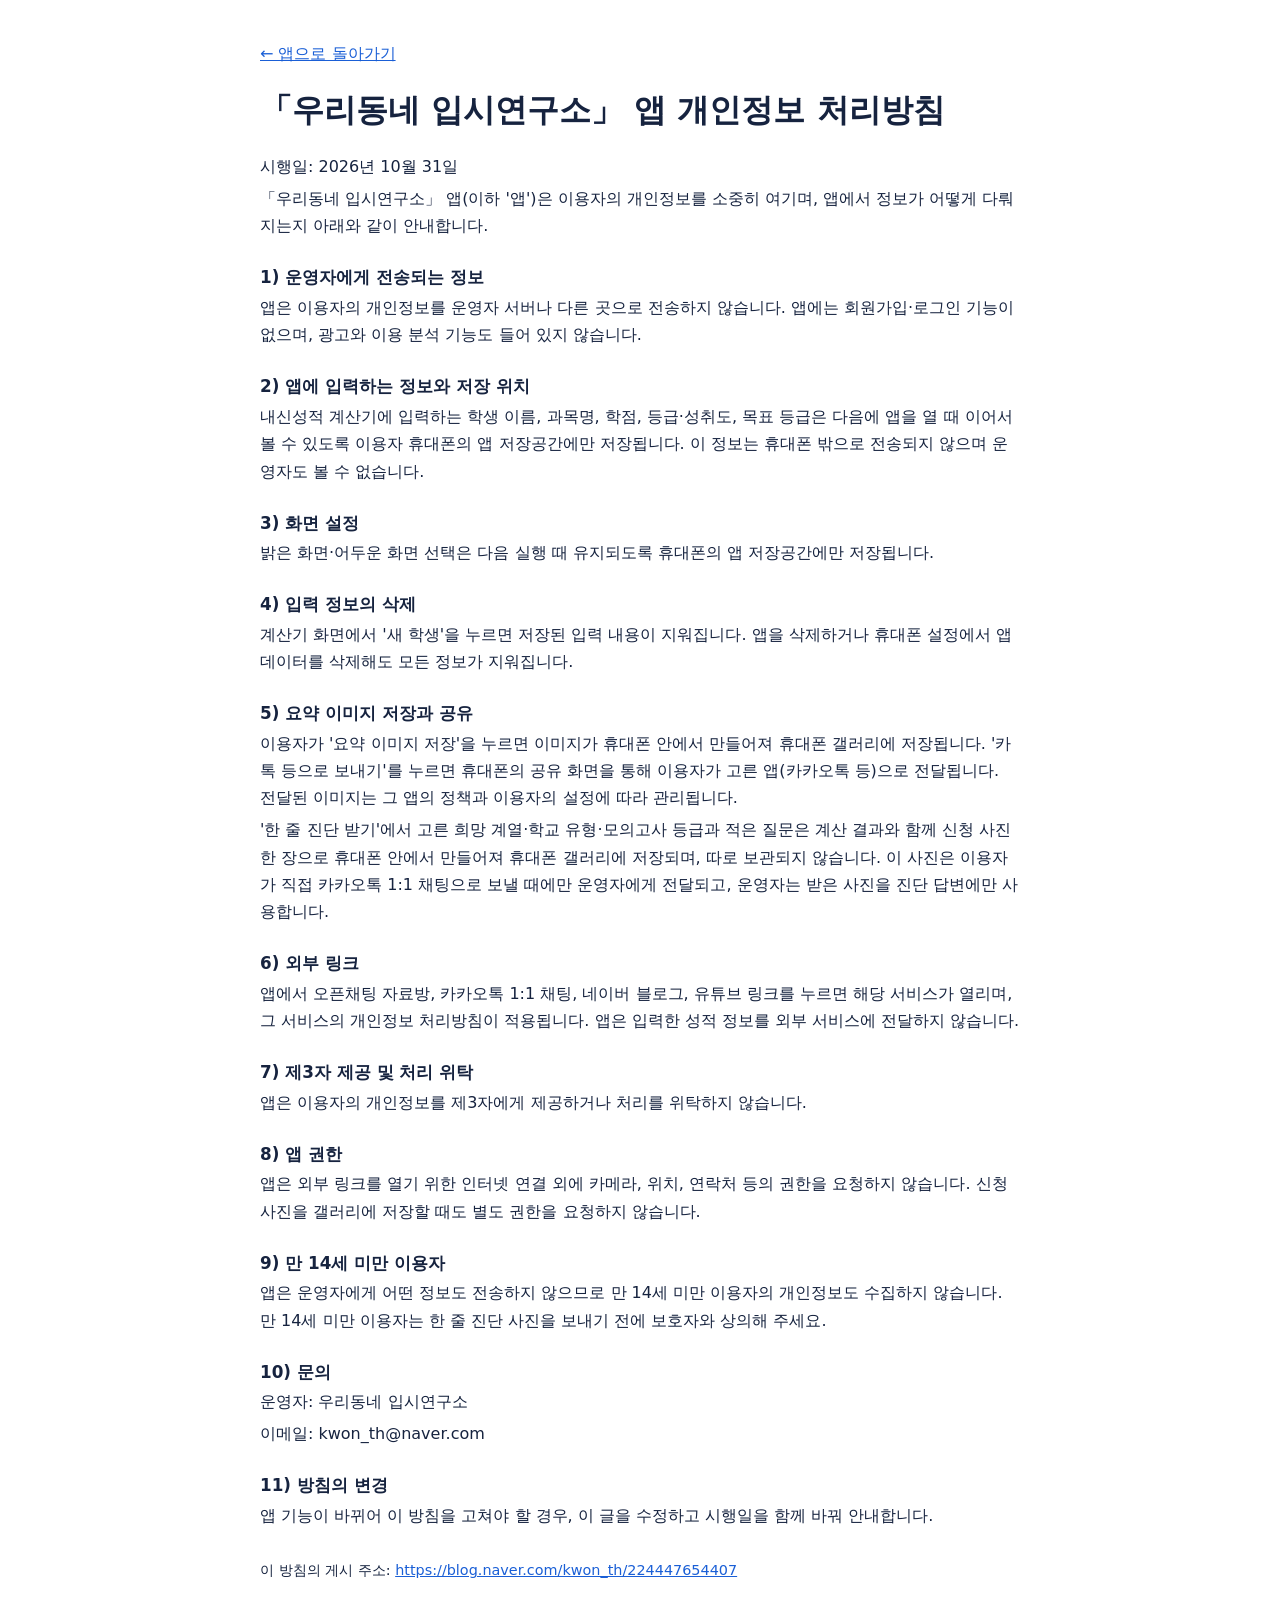
<file: webapp/privacy-policy.html>
<!doctype html>
<html lang="ko">
<head>
  <meta charset="utf-8">
  <meta name="viewport" content="width=device-width, initial-scale=1">
  <title>개인정보 처리방침 - 우리동네 입시연구소</title>
  <style>
    body{max-width:760px;margin:40px auto;padding:0 18px;font:16px/1.7 system-ui,sans-serif;color:#16233f}
    h1,h2{line-height:1.35}h2{font-size:1.05rem;margin:1.6em 0 .3em}p{margin:.3em 0}
    a{color:#1a5fd6}
  </style>
</head>
<body>
  <p><a href="./">← 앱으로 돌아가기</a></p>
  <h1>「우리동네 입시연구소」 앱 개인정보 처리방침</h1>
  <p>시행일: 2026년 10월 31일</p>
  <p>「우리동네 입시연구소」 앱(이하 '앱')은 이용자의 개인정보를 소중히 여기며, 앱에서 정보가 어떻게 다뤄지는지 아래와 같이 안내합니다.</p>

  <h2>1) 운영자에게 전송되는 정보</h2>
  <p>앱은 이용자의 개인정보를 운영자 서버나 다른 곳으로 전송하지 않습니다. 앱에는 회원가입·로그인 기능이 없으며, 광고와 이용 분석 기능도 들어 있지 않습니다.</p>

  <h2>2) 앱에 입력하는 정보와 저장 위치</h2>
  <p>내신성적 계산기에 입력하는 학생 이름, 과목명, 학점, 등급·성취도, 목표 등급은 다음에 앱을 열 때 이어서 볼 수 있도록 이용자 휴대폰의 앱 저장공간에만 저장됩니다. 이 정보는 휴대폰 밖으로 전송되지 않으며 운영자도 볼 수 없습니다.</p>

  <h2>3) 화면 설정</h2>
  <p>밝은 화면·어두운 화면 선택은 다음 실행 때 유지되도록 휴대폰의 앱 저장공간에만 저장됩니다.</p>

  <h2>4) 입력 정보의 삭제</h2>
  <p>계산기 화면에서 '새 학생'을 누르면 저장된 입력 내용이 지워집니다. 앱을 삭제하거나 휴대폰 설정에서 앱 데이터를 삭제해도 모든 정보가 지워집니다.</p>

  <h2>5) 요약 이미지 저장과 공유</h2>
  <p>이용자가 '요약 이미지 저장'을 누르면 이미지가 휴대폰 안에서 만들어져 휴대폰 갤러리에 저장됩니다. '카톡 등으로 보내기'를 누르면 휴대폰의 공유 화면을 통해 이용자가 고른 앱(카카오톡 등)으로 전달됩니다. 전달된 이미지는 그 앱의 정책과 이용자의 설정에 따라 관리됩니다.</p>
  <p>'한 줄 진단 받기'에서 고른 희망 계열·학교 유형·모의고사 등급과 적은 질문은 계산 결과와 함께 신청 사진 한 장으로 휴대폰 안에서 만들어져 휴대폰 갤러리에 저장되며, 따로 보관되지 않습니다. 이 사진은 이용자가 직접 카카오톡 1:1 채팅으로 보낼 때에만 운영자에게 전달되고, 운영자는 받은 사진을 진단 답변에만 사용합니다.</p>

  <h2>6) 외부 링크</h2>
  <p>앱에서 오픈채팅 자료방, 카카오톡 1:1 채팅, 네이버 블로그, 유튜브 링크를 누르면 해당 서비스가 열리며, 그 서비스의 개인정보 처리방침이 적용됩니다. 앱은 입력한 성적 정보를 외부 서비스에 전달하지 않습니다.</p>

  <h2>7) 제3자 제공 및 처리 위탁</h2>
  <p>앱은 이용자의 개인정보를 제3자에게 제공하거나 처리를 위탁하지 않습니다.</p>

  <h2>8) 앱 권한</h2>
  <p>앱은 외부 링크를 열기 위한 인터넷 연결 외에 카메라, 위치, 연락처 등의 권한을 요청하지 않습니다. 신청 사진을 갤러리에 저장할 때도 별도 권한을 요청하지 않습니다.</p>

  <h2>9) 만 14세 미만 이용자</h2>
  <p>앱은 운영자에게 어떤 정보도 전송하지 않으므로 만 14세 미만 이용자의 개인정보도 수집하지 않습니다. 만 14세 미만 이용자는 한 줄 진단 사진을 보내기 전에 보호자와 상의해 주세요.</p>

  <h2>10) 문의</h2>
  <p>운영자: 우리동네 입시연구소</p>
  <p>이메일: kwon_th@naver.com</p>

  <h2>11) 방침의 변경</h2>
  <p>앱 기능이 바뀌어 이 방침을 고쳐야 할 경우, 이 글을 수정하고 시행일을 함께 바꿔 안내합니다.</p>

  <p style="margin-top:2em;font-size:.9rem">이 방침의 게시 주소: <a href="https://blog.naver.com/kwon_th/224447654407">https://blog.naver.com/kwon_th/224447654407</a></p>
</body>
</html>
</file>
<file: webapp/fonts/fonts.css>
/* gowun-batang-[0]-700-normal */
@font-face {
  font-family: 'Gowun Batang';
  font-style: normal;
  font-display: swap;
  font-weight: 700;
  src: url(./files/gowun-batang-0-700-normal.woff2) format('woff2');
  unicode-range: U+f9ca-fa0b,U+ff03-ff05,U+ff07,U+ff0a-ff0b,U+ff0d-ff19,U+ff1b,U+ff1d,U+ff20-ff5b,U+ff5d,U+ffe0-ffe3,U+ffe5-ffe6;
}

/* gowun-batang-[2]-700-normal */
@font-face {
  font-family: 'Gowun Batang';
  font-style: normal;
  font-display: swap;
  font-weight: 700;
  src: url(./files/gowun-batang-2-700-normal.woff2) format('woff2');
  unicode-range: U+d723-d728,U+d72a-d733,U+d735-d748,U+d74a-d74f,U+d752-d753,U+d755-d757,U+d75a-d75f,U+d762-d764,U+d766-d768,U+d76a-d76b,U+d76d-d76f,U+d771-d787,U+d789-d78b,U+d78d-d78f,U+d791-d797,U+d79a,U+d79c,U+d79e-d7a3,U+f900-f909,U+f90b-f92e;
}

/* gowun-batang-[3]-700-normal */
@font-face {
  font-family: 'Gowun Batang';
  font-style: normal;
  font-display: swap;
  font-weight: 700;
  src: url(./files/gowun-batang-3-700-normal.woff2) format('woff2');
  unicode-range: U+d679-d68b,U+d68e-d69e,U+d6a0,U+d6a2-d6a7,U+d6a9-d6c3,U+d6c6-d6c7,U+d6c9-d6cb,U+d6cd-d6d3,U+d6d5-d6d6,U+d6d8-d6e3,U+d6e5-d6e7,U+d6e9-d6fb,U+d6fd-d717,U+d719-d71f,U+d721-d722;
}

/* gowun-batang-[4]-700-normal */
@font-face {
  font-family: 'Gowun Batang';
  font-style: normal;
  font-display: swap;
  font-weight: 700;
  src: url(./files/gowun-batang-4-700-normal.woff2) format('woff2');
  unicode-range: U+d5bc-d5c7,U+d5ca-d5cb,U+d5cd-d5cf,U+d5d1-d5d7,U+d5d9-d5da,U+d5dc,U+d5de-d5e3,U+d5e6-d5e7,U+d5e9-d5eb,U+d5ed-d5f6,U+d5f8,U+d5fa-d5ff,U+d602-d603,U+d605-d607,U+d609-d60f,U+d612-d613,U+d616-d61b,U+d61d-d637,U+d63a-d63b,U+d63d-d63f,U+d641-d647,U+d64a-d64c,U+d64e-d653,U+d656-d657,U+d659-d65b,U+d65d-d666,U+d668,U+d66a-d678;
}

/* gowun-batang-[5]-700-normal */
@font-face {
  font-family: 'Gowun Batang';
  font-style: normal;
  font-display: swap;
  font-weight: 700;
  src: url(./files/gowun-batang-5-700-normal.woff2) format('woff2');
  unicode-range: U+d507,U+d509-d50b,U+d50d-d513,U+d515-d53b,U+d53e-d53f,U+d541-d543,U+d545-d54c,U+d54e,U+d550,U+d552-d557,U+d55a-d55b,U+d55d-d55f,U+d561-d564,U+d566-d567,U+d56a,U+d56c,U+d56e-d573,U+d576-d577,U+d579-d583,U+d585-d586,U+d58a-d5a4,U+d5a6-d5bb;
}

/* gowun-batang-[6]-700-normal */
@font-face {
  font-family: 'Gowun Batang';
  font-style: normal;
  font-display: swap;
  font-weight: 700;
  src: url(./files/gowun-batang-6-700-normal.woff2) format('woff2');
  unicode-range: U+d464-d477,U+d47a-d47b,U+d47d-d47f,U+d481-d487,U+d489-d48a,U+d48c,U+d48e-d4e7,U+d4e9-d503,U+d505-d506;
}

/* gowun-batang-[7]-700-normal */
@font-face {
  font-family: 'Gowun Batang';
  font-style: normal;
  font-display: swap;
  font-weight: 700;
  src: url(./files/gowun-batang-7-700-normal.woff2) format('woff2');
  unicode-range: U+d3bf-d3c7,U+d3ca-d3cf,U+d3d1-d3eb,U+d3ee-d3ef,U+d3f1-d3f3,U+d3f5-d3fb,U+d3fd-d400,U+d402-d45b,U+d45d-d463;
}

/* gowun-batang-[8]-700-normal */
@font-face {
  font-family: 'Gowun Batang';
  font-style: normal;
  font-display: swap;
  font-weight: 700;
  src: url(./files/gowun-batang-8-700-normal.woff2) format('woff2');
  unicode-range: U+d2ff,U+d302-d304,U+d306-d30b,U+d30f,U+d311-d313,U+d315-d31b,U+d31e,U+d322-d324,U+d326-d327,U+d32a-d32b,U+d32d-d32f,U+d331-d337,U+d339-d33c,U+d33e-d37b,U+d37e-d37f,U+d381-d383,U+d385-d38b,U+d38e-d390,U+d392-d397,U+d39a-d39b,U+d39d-d39f,U+d3a1-d3a7,U+d3a9-d3aa,U+d3ac,U+d3ae-d3b3,U+d3b5-d3b7,U+d3b9-d3bb,U+d3bd-d3be;
}

/* gowun-batang-[9]-700-normal */
@font-face {
  font-family: 'Gowun Batang';
  font-style: normal;
  font-display: swap;
  font-weight: 700;
  src: url(./files/gowun-batang-9-700-normal.woff2) format('woff2');
  unicode-range: U+d257-d27f,U+d281-d29b,U+d29d-d29f,U+d2a1-d2ab,U+d2ad-d2b7,U+d2ba-d2bb,U+d2bd-d2bf,U+d2c1-d2c7,U+d2c9-d2ef,U+d2f2-d2f3,U+d2f5-d2f7,U+d2f9-d2fe;
}

/* gowun-batang-[10]-700-normal */
@font-face {
  font-family: 'Gowun Batang';
  font-style: normal;
  font-display: swap;
  font-weight: 700;
  src: url(./files/gowun-batang-10-700-normal.woff2) format('woff2');
  unicode-range: U+d1b4,U+d1b6-d1f3,U+d1f5-d22b,U+d22e-d22f,U+d231-d233,U+d235-d23b,U+d23d-d240,U+d242-d256;
}

/* gowun-batang-[11]-700-normal */
@font-face {
  font-family: 'Gowun Batang';
  font-style: normal;
  font-display: swap;
  font-weight: 700;
  src: url(./files/gowun-batang-11-700-normal.woff2) format('woff2');
  unicode-range: U+d105-d12f,U+d132-d133,U+d135-d137,U+d139-d13f,U+d141-d142,U+d144,U+d146-d14b,U+d14e-d14f,U+d151-d153,U+d155-d15b,U+d15e-d187,U+d189-d19f,U+d1a2-d1a3,U+d1a5-d1a7,U+d1a9-d1af,U+d1b2-d1b3;
}

/* gowun-batang-[12]-700-normal */
@font-face {
  font-family: 'Gowun Batang';
  font-style: normal;
  font-display: swap;
  font-weight: 700;
  src: url(./files/gowun-batang-12-700-normal.woff2) format('woff2');
  unicode-range: U+d04b-d04f,U+d051-d057,U+d059-d06b,U+d06d-d06f,U+d071-d073,U+d075-d07b,U+d07e-d0a3,U+d0a6-d0a7,U+d0a9-d0ab,U+d0ad-d0b3,U+d0b6,U+d0b8,U+d0ba-d0bf,U+d0c2-d0c3,U+d0c5-d0c7,U+d0c9-d0cf,U+d0d2,U+d0d6-d0db,U+d0de-d0df,U+d0e1-d0e3,U+d0e5-d0eb,U+d0ee-d0f0,U+d0f2-d104;
}

/* gowun-batang-[13]-700-normal */
@font-face {
  font-family: 'Gowun Batang';
  font-style: normal;
  font-display: swap;
  font-weight: 700;
  src: url(./files/gowun-batang-13-700-normal.woff2) format('woff2');
  unicode-range: U+cfa2-cfc3,U+cfc5-cfdf,U+cfe2-cfe3,U+cfe5-cfe7,U+cfe9-cff4,U+cff6-cffb,U+cffd-cfff,U+d001-d003,U+d005-d017,U+d019-d033,U+d036-d037,U+d039-d03b,U+d03d-d04a;
}

/* gowun-batang-[14]-700-normal */
@font-face {
  font-family: 'Gowun Batang';
  font-style: normal;
  font-display: swap;
  font-weight: 700;
  src: url(./files/gowun-batang-14-700-normal.woff2) format('woff2');
  unicode-range: U+cef0-cef3,U+cef6,U+cef9-ceff,U+cf01-cf03,U+cf05-cf07,U+cf09-cf0f,U+cf11-cf12,U+cf14-cf1b,U+cf1d-cf1f,U+cf21-cf2f,U+cf31-cf53,U+cf56-cf57,U+cf59-cf5b,U+cf5d-cf63,U+cf66,U+cf68,U+cf6a-cf6f,U+cf71-cf84,U+cf86-cf8b,U+cf8d-cfa1;
}

/* gowun-batang-[15]-700-normal */
@font-face {
  font-family: 'Gowun Batang';
  font-style: normal;
  font-display: swap;
  font-weight: 700;
  src: url(./files/gowun-batang-15-700-normal.woff2) format('woff2');
  unicode-range: U+ce3c-ce57,U+ce5a-ce5b,U+ce5d-ce5f,U+ce61-ce67,U+ce6a,U+ce6c,U+ce6e-ce73,U+ce76-ce77,U+ce79-ce7b,U+ce7d-ce83,U+ce85-ce88,U+ce8a-ce8f,U+ce91-ce93,U+ce95-ce97,U+ce99-ce9f,U+cea2,U+cea4-ceab,U+cead-cee3,U+cee6-cee7,U+cee9-ceeb,U+ceed-ceef;
}

/* gowun-batang-[16]-700-normal */
@font-face {
  font-family: 'Gowun Batang';
  font-style: normal;
  font-display: swap;
  font-weight: 700;
  src: url(./files/gowun-batang-16-700-normal.woff2) format('woff2');
  unicode-range: U+cd92-cd93,U+cd96-cd97,U+cd99-cd9b,U+cd9d-cda3,U+cda6-cda8,U+cdaa-cdaf,U+cdb1-cdc3,U+cdc5-cdcb,U+cdcd-cde7,U+cde9-ce03,U+ce05-ce1f,U+ce22-ce34,U+ce36-ce3b;
}

/* gowun-batang-[17]-700-normal */
@font-face {
  font-family: 'Gowun Batang';
  font-style: normal;
  font-display: swap;
  font-weight: 700;
  src: url(./files/gowun-batang-17-700-normal.woff2) format('woff2');
  unicode-range: U+ccef-cd07,U+cd0a-cd0b,U+cd0d-cd1a,U+cd1c,U+cd1e-cd2b,U+cd2d-cd5b,U+cd5d-cd77,U+cd79-cd91;
}

/* gowun-batang-[18]-700-normal */
@font-face {
  font-family: 'Gowun Batang';
  font-style: normal;
  font-display: swap;
  font-weight: 700;
  src: url(./files/gowun-batang-18-700-normal.woff2) format('woff2');
  unicode-range: U+cc3f-cc43,U+cc46-cc47,U+cc49-cc4b,U+cc4d-cc53,U+cc55-cc58,U+cc5a-cc5f,U+cc61-cc97,U+cc9a-cc9b,U+cc9d-cc9f,U+cca1-cca7,U+ccaa,U+ccac,U+ccae-ccb3,U+ccb6-ccb7,U+ccb9-ccbb,U+ccbd-cccf,U+ccd1-cce3,U+cce5-ccee;
}

/* gowun-batang-[19]-700-normal */
@font-face {
  font-family: 'Gowun Batang';
  font-style: normal;
  font-display: swap;
  font-weight: 700;
  src: url(./files/gowun-batang-19-700-normal.woff2) format('woff2');
  unicode-range: U+cb91-cbd3,U+cbd5-cbe3,U+cbe5-cc0b,U+cc0e-cc0f,U+cc11-cc13,U+cc15-cc1b,U+cc1d-cc20,U+cc23-cc27,U+cc2a-cc2b,U+cc2d,U+cc2f,U+cc31-cc37,U+cc3a,U+cc3c;
}

/* gowun-batang-[20]-700-normal */
@font-face {
  font-family: 'Gowun Batang';
  font-style: normal;
  font-display: swap;
  font-weight: 700;
  src: url(./files/gowun-batang-20-700-normal.woff2) format('woff2');
  unicode-range: U+caf4-cb47,U+cb4a-cb90;
}

/* gowun-batang-[21]-700-normal */
@font-face {
  font-family: 'Gowun Batang';
  font-style: normal;
  font-display: swap;
  font-weight: 700;
  src: url(./files/gowun-batang-21-700-normal.woff2) format('woff2');
  unicode-range: U+ca4a-ca4b,U+ca4e-ca4f,U+ca51-ca53,U+ca55-ca5b,U+ca5d-ca60,U+ca62-ca83,U+ca85-cabb,U+cabe-cabf,U+cac1-cac3,U+cac5-cacb,U+cacd-cad0,U+cad2,U+cad4-cad8,U+cada-caf3;
}

/* gowun-batang-[22]-700-normal */
@font-face {
  font-family: 'Gowun Batang';
  font-style: normal;
  font-display: swap;
  font-weight: 700;
  src: url(./files/gowun-batang-22-700-normal.woff2) format('woff2');
  unicode-range: U+c996-c997,U+c99a-c99c,U+c99e-c9bf,U+c9c2-c9c3,U+c9c5-c9c7,U+c9c9-c9cf,U+c9d2,U+c9d4,U+c9d7-c9d8,U+c9db,U+c9de-c9df,U+c9e1-c9e3,U+c9e5-c9e6,U+c9e8-c9eb,U+c9ee-c9f0,U+c9f2-c9f7,U+c9f9-ca0b,U+ca0d-ca28,U+ca2a-ca49;
}

/* gowun-batang-[23]-700-normal */
@font-face {
  font-family: 'Gowun Batang';
  font-style: normal;
  font-display: swap;
  font-weight: 700;
  src: url(./files/gowun-batang-23-700-normal.woff2) format('woff2');
  unicode-range: U+c8e9-c8f4,U+c8f6-c8fb,U+c8fe-c8ff,U+c901-c903,U+c905-c90b,U+c90e-c910,U+c912-c917,U+c919-c92b,U+c92d-c94f,U+c951-c953,U+c955-c96b,U+c96d-c973,U+c975-c987,U+c98a-c98b,U+c98d-c98f,U+c991-c995;
}

/* gowun-batang-[24]-700-normal */
@font-face {
  font-family: 'Gowun Batang';
  font-style: normal;
  font-display: swap;
  font-weight: 700;
  src: url(./files/gowun-batang-24-700-normal.woff2) format('woff2');
  unicode-range: U+c841-c84b,U+c84d-c86f,U+c872-c873,U+c875-c877,U+c879-c87f,U+c882-c884,U+c887-c88a,U+c88d-c8c3,U+c8c5-c8df,U+c8e1-c8e8;
}

/* gowun-batang-[25]-700-normal */
@font-face {
  font-family: 'Gowun Batang';
  font-style: normal;
  font-display: swap;
  font-weight: 700;
  src: url(./files/gowun-batang-25-700-normal.woff2) format('woff2');
  unicode-range: U+c779-c77b,U+c77e-c782,U+c786,U+c78b,U+c78d,U+c78f,U+c792-c793,U+c795,U+c797,U+c799-c79f,U+c7a2,U+c7a7-c7ab,U+c7ae-c7bb,U+c7bd-c7c0,U+c7c2-c7c7,U+c7c9-c7dc,U+c7de-c7ff,U+c802-c803,U+c805-c807,U+c809,U+c80b-c80f,U+c812,U+c814,U+c817-c81b,U+c81e-c81f,U+c821-c823,U+c825-c82e,U+c830-c837,U+c839-c83b,U+c83d-c840;
}

/* gowun-batang-[26]-700-normal */
@font-face {
  font-family: 'Gowun Batang';
  font-style: normal;
  font-display: swap;
  font-weight: 700;
  src: url(./files/gowun-batang-26-700-normal.woff2) format('woff2');
  unicode-range: U+c6bb-c6bf,U+c6c2,U+c6c4,U+c6c6-c6cb,U+c6ce-c6cf,U+c6d1-c6d3,U+c6d5-c6db,U+c6dd-c6df,U+c6e1-c6e7,U+c6e9-c6eb,U+c6ed-c6ef,U+c6f1-c6f8,U+c6fa-c703,U+c705-c707,U+c709-c70b,U+c70d-c716,U+c718,U+c71a-c71f,U+c722-c723,U+c725-c727,U+c729-c734,U+c736-c73b,U+c73e-c73f,U+c741-c743,U+c745-c74b,U+c74e-c750,U+c752-c757,U+c759-c773,U+c776-c777;
}

/* gowun-batang-[27]-700-normal */
@font-face {
  font-family: 'Gowun Batang';
  font-style: normal;
  font-display: swap;
  font-weight: 700;
  src: url(./files/gowun-batang-27-700-normal.woff2) format('woff2');
  unicode-range: U+c5f5-c5fb,U+c5fe,U+c602-c605,U+c607,U+c609-c60f,U+c611-c61a,U+c61c-c623,U+c626-c627,U+c629-c62b,U+c62d,U+c62f-c632,U+c636,U+c638,U+c63a-c63f,U+c642-c643,U+c645-c647,U+c649-c652,U+c656-c65b,U+c65d-c65f,U+c661-c663,U+c665-c677,U+c679-c67b,U+c67d-c693,U+c696-c697,U+c699-c69b,U+c69d-c6a3,U+c6a6,U+c6a8,U+c6aa-c6af,U+c6b2-c6b3,U+c6b5-c6b7,U+c6b9-c6ba;
}

/* gowun-batang-[28]-700-normal */
@font-face {
  font-family: 'Gowun Batang';
  font-style: normal;
  font-display: swap;
  font-weight: 700;
  src: url(./files/gowun-batang-28-700-normal.woff2) format('woff2');
  unicode-range: U+c517-c527,U+c52a-c52b,U+c52d-c52f,U+c531-c538,U+c53a,U+c53c,U+c53e-c543,U+c546-c547,U+c54b,U+c54d-c552,U+c556,U+c55a-c55b,U+c55d,U+c55f,U+c562-c563,U+c565-c567,U+c569-c56f,U+c572,U+c574,U+c576-c57b,U+c57e-c57f,U+c581-c583,U+c585-c586,U+c588-c58b,U+c58e,U+c590,U+c592-c596,U+c599-c5b3,U+c5b6-c5b7,U+c5ba,U+c5be-c5c3,U+c5ca-c5cb,U+c5cd,U+c5cf,U+c5d2-c5d3,U+c5d5-c5d7,U+c5d9-c5df,U+c5e1-c5e2,U+c5e4,U+c5e6-c5eb,U+c5ef,U+c5f1-c5f3;
}

/* gowun-batang-[29]-700-normal */
@font-face {
  font-family: 'Gowun Batang';
  font-style: normal;
  font-display: swap;
  font-weight: 700;
  src: url(./files/gowun-batang-29-700-normal.woff2) format('woff2');
  unicode-range: U+c475-c4ef,U+c4f2-c4f3,U+c4f5-c4f7,U+c4f9-c4ff,U+c502-c50b,U+c50d-c516;
}

/* gowun-batang-[30]-700-normal */
@font-face {
  font-family: 'Gowun Batang';
  font-style: normal;
  font-display: swap;
  font-weight: 700;
  src: url(./files/gowun-batang-30-700-normal.woff2) format('woff2');
  unicode-range: U+c3d0-c3d7,U+c3da-c3db,U+c3dd-c3de,U+c3e1-c3ec,U+c3ee-c3f3,U+c3f5-c42b,U+c42d-c463,U+c466-c474;
}

/* gowun-batang-[31]-700-normal */
@font-face {
  font-family: 'Gowun Batang';
  font-style: normal;
  font-display: swap;
  font-weight: 700;
  src: url(./files/gowun-batang-31-700-normal.woff2) format('woff2');
  unicode-range: U+c32b-c367,U+c36a-c36b,U+c36d-c36f,U+c371-c377,U+c37a-c37b,U+c37e-c383,U+c385-c387,U+c389-c3cf;
}

/* gowun-batang-[32]-700-normal */
@font-face {
  font-family: 'Gowun Batang';
  font-style: normal;
  font-display: swap;
  font-weight: 700;
  src: url(./files/gowun-batang-32-700-normal.woff2) format('woff2');
  unicode-range: U+c26a-c26b,U+c26d-c26f,U+c271-c273,U+c275-c27b,U+c27e-c287,U+c289-c28f,U+c291-c297,U+c299-c29a,U+c29c-c2a3,U+c2a5-c2a7,U+c2a9-c2ab,U+c2ad-c2b3,U+c2b6,U+c2b8,U+c2ba-c2bb,U+c2bd-c2db,U+c2de-c2df,U+c2e1-c2e2,U+c2e5-c2ea,U+c2ee,U+c2f0,U+c2f2-c2f5,U+c2f7,U+c2fa-c2fb,U+c2fd-c2ff,U+c301-c307,U+c309-c30c,U+c30e-c312,U+c315-c323,U+c325-c328,U+c32a;
}

/* gowun-batang-[33]-700-normal */
@font-face {
  font-family: 'Gowun Batang';
  font-style: normal;
  font-display: swap;
  font-weight: 700;
  src: url(./files/gowun-batang-33-700-normal.woff2) format('woff2');
  unicode-range: U+c1bc-c1c3,U+c1c5-c1df,U+c1e1-c1fb,U+c1fd-c203,U+c205-c20c,U+c20e,U+c210-c217,U+c21a-c21b,U+c21d-c21e,U+c221-c227,U+c229-c22a,U+c22c,U+c22e,U+c230,U+c233-c24f,U+c251-c257,U+c259-c269;
}

/* gowun-batang-[34]-700-normal */
@font-face {
  font-family: 'Gowun Batang';
  font-style: normal;
  font-display: swap;
  font-weight: 700;
  src: url(./files/gowun-batang-34-700-normal.woff2) format('woff2');
  unicode-range: U+c101-c11b,U+c11f,U+c121-c123,U+c125-c12b,U+c12e,U+c132-c137,U+c13a-c13b,U+c13d-c13f,U+c141-c147,U+c14a,U+c14c-c153,U+c155-c157,U+c159-c15b,U+c15d-c166,U+c169-c16f,U+c171-c177,U+c179-c18b,U+c18e-c18f,U+c191-c193,U+c195-c19b,U+c19d-c19e,U+c1a0,U+c1a2-c1a4,U+c1a6-c1bb;
}

/* gowun-batang-[35]-700-normal */
@font-face {
  font-family: 'Gowun Batang';
  font-style: normal;
  font-display: swap;
  font-weight: 700;
  src: url(./files/gowun-batang-35-700-normal.woff2) format('woff2');
  unicode-range: U+c049-c057,U+c059-c05b,U+c05d-c05f,U+c061-c067,U+c069-c08f,U+c091-c0ab,U+c0ae-c0af,U+c0b1-c0b3,U+c0b5,U+c0b7-c0bb,U+c0be,U+c0c2-c0c7,U+c0ca-c0cb,U+c0cd-c0cf,U+c0d1-c0d7,U+c0d9-c0da,U+c0dc,U+c0de-c0e3,U+c0e5-c0eb,U+c0ed-c0f3,U+c0f6,U+c0f8,U+c0fa-c0ff;
}

/* gowun-batang-[36]-700-normal */
@font-face {
  font-family: 'Gowun Batang';
  font-style: normal;
  font-display: swap;
  font-weight: 700;
  src: url(./files/gowun-batang-36-700-normal.woff2) format('woff2');
  unicode-range: U+bfa7-bfaf,U+bfb1-bfc4,U+bfc6-bfcb,U+bfce-bfcf,U+bfd1-bfd3,U+bfd5-bfdb,U+bfdd-c048;
}

/* gowun-batang-[37]-700-normal */
@font-face {
  font-family: 'Gowun Batang';
  font-style: normal;
  font-display: swap;
  font-weight: 700;
  src: url(./files/gowun-batang-37-700-normal.woff2) format('woff2');
  unicode-range: U+bf07,U+bf09-bf3f,U+bf41-bf4f,U+bf52-bf54,U+bf56-bfa6;
}

/* gowun-batang-[38]-700-normal */
@font-face {
  font-family: 'Gowun Batang';
  font-style: normal;
  font-display: swap;
  font-weight: 700;
  src: url(./files/gowun-batang-38-700-normal.woff2) format('woff2');
  unicode-range: U+be56,U+be58,U+be5c-be5f,U+be62-be63,U+be65-be67,U+be69-be74,U+be76-be7b,U+be7e-be7f,U+be81-be8e,U+be90,U+be92-bea7,U+bea9-becf,U+bed2-bed3,U+bed5-bed6,U+bed9-bee3,U+bee6-bf06;
}

/* gowun-batang-[39]-700-normal */
@font-face {
  font-family: 'Gowun Batang';
  font-style: normal;
  font-display: swap;
  font-weight: 700;
  src: url(./files/gowun-batang-39-700-normal.woff2) format('woff2');
  unicode-range: U+bdb0-bdd3,U+bdd5-bdef,U+bdf1-be0b,U+be0d-be0f,U+be11-be13,U+be15-be43,U+be46-be47,U+be49-be4b,U+be4d-be53;
}

/* gowun-batang-[40]-700-normal */
@font-face {
  font-family: 'Gowun Batang';
  font-style: normal;
  font-display: swap;
  font-weight: 700;
  src: url(./files/gowun-batang-40-700-normal.woff2) format('woff2');
  unicode-range: U+bd03,U+bd06,U+bd08,U+bd0a-bd0f,U+bd11-bd22,U+bd25-bd47,U+bd49-bd58,U+bd5a-bd7f,U+bd82-bd83,U+bd85-bd87,U+bd8a-bd8f,U+bd91-bd92,U+bd94,U+bd96-bd98,U+bd9a-bdaf;
}

/* gowun-batang-[41]-700-normal */
@font-face {
  font-family: 'Gowun Batang';
  font-style: normal;
  font-display: swap;
  font-weight: 700;
  src: url(./files/gowun-batang-41-700-normal.woff2) format('woff2');
  unicode-range: U+bc4e-bc83,U+bc86-bc87,U+bc89-bc8b,U+bc8d-bc93,U+bc96,U+bc98,U+bc9b-bc9f,U+bca2-bca3,U+bca5-bca7,U+bca9-bcb2,U+bcb4-bcbb,U+bcbe-bcbf,U+bcc1-bcc3,U+bcc5-bccc,U+bcce-bcd0,U+bcd2-bcd4,U+bcd6-bcf3,U+bcf7,U+bcf9-bcfb,U+bcfd-bd02;
}

/* gowun-batang-[42]-700-normal */
@font-face {
  font-family: 'Gowun Batang';
  font-style: normal;
  font-display: swap;
  font-weight: 700;
  src: url(./files/gowun-batang-42-700-normal.woff2) format('woff2');
  unicode-range: U+bb90-bba3,U+bba5-bbab,U+bbad-bbbf,U+bbc1-bbf7,U+bbfa-bbfb,U+bbfd-bbfe,U+bc01-bc07,U+bc09-bc0a,U+bc0e,U+bc10,U+bc12-bc13,U+bc17,U+bc19-bc1a,U+bc1e,U+bc20-bc23,U+bc26,U+bc28,U+bc2a-bc2c,U+bc2e-bc2f,U+bc32-bc33,U+bc35-bc37,U+bc39-bc3f,U+bc41-bc42,U+bc44,U+bc46-bc48,U+bc4a-bc4d;
}

/* gowun-batang-[43]-700-normal */
@font-face {
  font-family: 'Gowun Batang';
  font-style: normal;
  font-display: swap;
  font-weight: 700;
  src: url(./files/gowun-batang-43-700-normal.woff2) format('woff2');
  unicode-range: U+bae6-bafb,U+bafd-bb17,U+bb19-bb33,U+bb37,U+bb39-bb3a,U+bb3d-bb43,U+bb45-bb46,U+bb48,U+bb4a-bb4f,U+bb51-bb53,U+bb55-bb57,U+bb59-bb62,U+bb64-bb8f;
}

/* gowun-batang-[44]-700-normal */
@font-face {
  font-family: 'Gowun Batang';
  font-style: normal;
  font-display: swap;
  font-weight: 700;
  src: url(./files/gowun-batang-44-700-normal.woff2) format('woff2');
  unicode-range: U+ba30-ba37,U+ba3a-ba3b,U+ba3d-ba3f,U+ba41-ba47,U+ba49-ba4a,U+ba4c,U+ba4e-ba53,U+ba56-ba57,U+ba59-ba5b,U+ba5d-ba63,U+ba65-ba66,U+ba68-ba6f,U+ba71-ba73,U+ba75-ba77,U+ba79-ba84,U+ba86,U+ba88-baa7,U+baaa,U+baad-baaf,U+bab1-bab7,U+baba,U+babc,U+babe-bae5;
}

/* gowun-batang-[45]-700-normal */
@font-face {
  font-family: 'Gowun Batang';
  font-style: normal;
  font-display: swap;
  font-weight: 700;
  src: url(./files/gowun-batang-45-700-normal.woff2) format('woff2');
  unicode-range: U+b96e-b973,U+b976-b977,U+b979-b97b,U+b97d-b983,U+b986,U+b988,U+b98a-b98d,U+b98f-b9ab,U+b9ae-b9af,U+b9b1-b9b3,U+b9b5-b9bb,U+b9be,U+b9c0,U+b9c2-b9c7,U+b9ca-b9cb,U+b9cd,U+b9d2-b9d7,U+b9da,U+b9dc,U+b9df-b9e0,U+b9e2,U+b9e6-b9e7,U+b9e9-b9f3,U+b9f6,U+b9f8,U+b9fb-ba2f;
}

/* gowun-batang-[46]-700-normal */
@font-face {
  font-family: 'Gowun Batang';
  font-style: normal;
  font-display: swap;
  font-weight: 700;
  src: url(./files/gowun-batang-46-700-normal.woff2) format('woff2');
  unicode-range: U+b8bf-b8cb,U+b8cd-b8e0,U+b8e2-b8e7,U+b8ea-b8eb,U+b8ed-b8ef,U+b8f1-b8f7,U+b8fa,U+b8fc,U+b8fe-b903,U+b905-b917,U+b919-b91f,U+b921-b93b,U+b93d-b957,U+b95a-b95b,U+b95d-b95f,U+b961-b967,U+b969-b96c;
}

/* gowun-batang-[47]-700-normal */
@font-face {
  font-family: 'Gowun Batang';
  font-style: normal;
  font-display: swap;
  font-weight: 700;
  src: url(./files/gowun-batang-47-700-normal.woff2) format('woff2');
  unicode-range: U+b80d-b80f,U+b811-b817,U+b81a,U+b81c-b823,U+b826-b827,U+b829-b82b,U+b82d-b833,U+b836,U+b83a-b83f,U+b841-b85b,U+b85e-b85f,U+b861-b863,U+b865-b86b,U+b86e,U+b870,U+b872-b8af,U+b8b1-b8be;
}

/* gowun-batang-[48]-700-normal */
@font-face {
  font-family: 'Gowun Batang';
  font-style: normal;
  font-display: swap;
  font-weight: 700;
  src: url(./files/gowun-batang-48-700-normal.woff2) format('woff2');
  unicode-range: U+b74d-b75f,U+b761-b763,U+b765-b774,U+b776-b77b,U+b77e-b77f,U+b781-b783,U+b785-b78b,U+b78e,U+b792-b796,U+b79a-b79b,U+b79d-b7a7,U+b7aa,U+b7ae-b7b3,U+b7b6-b7c8,U+b7ca-b7eb,U+b7ee-b7ef,U+b7f1-b7f3,U+b7f5-b7fb,U+b7fe,U+b802-b806,U+b80a-b80b;
}

/* gowun-batang-[49]-700-normal */
@font-face {
  font-family: 'Gowun Batang';
  font-style: normal;
  font-display: swap;
  font-weight: 700;
  src: url(./files/gowun-batang-49-700-normal.woff2) format('woff2');
  unicode-range: U+b6a7-b6aa,U+b6ac-b6b0,U+b6b2-b6ef,U+b6f1-b727,U+b72a-b72b,U+b72d-b72e,U+b731-b737,U+b739-b73a,U+b73c-b743,U+b745-b74c;
}

/* gowun-batang-[50]-700-normal */
@font-face {
  font-family: 'Gowun Batang';
  font-style: normal;
  font-display: swap;
  font-weight: 700;
  src: url(./files/gowun-batang-50-700-normal.woff2) format('woff2');
  unicode-range: U+b605-b60f,U+b612-b617,U+b619-b624,U+b626-b69b,U+b69e-b6a3,U+b6a5-b6a6;
}

/* gowun-batang-[51]-700-normal */
@font-face {
  font-family: 'Gowun Batang';
  font-style: normal;
  font-display: swap;
  font-weight: 700;
  src: url(./files/gowun-batang-51-700-normal.woff2) format('woff2');
  unicode-range: U+b55f,U+b562-b583,U+b585-b59f,U+b5a2-b5a3,U+b5a5-b5a7,U+b5a9-b5b2,U+b5b5-b5ba,U+b5bd-b604;
}

/* gowun-batang-[52]-700-normal */
@font-face {
  font-family: 'Gowun Batang';
  font-style: normal;
  font-display: swap;
  font-weight: 700;
  src: url(./files/gowun-batang-52-700-normal.woff2) format('woff2');
  unicode-range: U+b4a5-b4b6,U+b4b8-b4bf,U+b4c1-b4c7,U+b4c9-b4db,U+b4de-b4df,U+b4e1-b4e2,U+b4e5-b4eb,U+b4ee,U+b4f0,U+b4f2-b513,U+b516-b517,U+b519-b51a,U+b51d-b523,U+b526,U+b528,U+b52b-b52f,U+b532-b533,U+b535-b537,U+b539-b53f,U+b541-b544,U+b546-b54b,U+b54d-b54f,U+b551-b55b,U+b55d-b55e;
}

/* gowun-batang-[53]-700-normal */
@font-face {
  font-family: 'Gowun Batang';
  font-style: normal;
  font-display: swap;
  font-weight: 700;
  src: url(./files/gowun-batang-53-700-normal.woff2) format('woff2');
  unicode-range: U+b3f8-b3fb,U+b3fd-b40f,U+b411-b417,U+b419-b41b,U+b41d-b41f,U+b421-b427,U+b42a-b42b,U+b42d-b44f,U+b452-b453,U+b455-b457,U+b459-b45f,U+b462-b464,U+b466-b46b,U+b46d-b47f,U+b481-b4a3;
}

/* gowun-batang-[54]-700-normal */
@font-face {
  font-family: 'Gowun Batang';
  font-style: normal;
  font-display: swap;
  font-weight: 700;
  src: url(./files/gowun-batang-54-700-normal.woff2) format('woff2');
  unicode-range: U+b342-b353,U+b356-b357,U+b359-b35b,U+b35d-b35e,U+b360-b363,U+b366,U+b368,U+b36a-b36d,U+b36f,U+b372-b373,U+b375-b377,U+b379-b37f,U+b381-b382,U+b384,U+b386-b38b,U+b38d-b3c3,U+b3c6-b3c7,U+b3c9-b3ca,U+b3cd-b3d3,U+b3d6,U+b3d8,U+b3da-b3f7;
}

/* gowun-batang-[55]-700-normal */
@font-face {
  font-family: 'Gowun Batang';
  font-style: normal;
  font-display: swap;
  font-weight: 700;
  src: url(./files/gowun-batang-55-700-normal.woff2) format('woff2');
  unicode-range: U+b27c-b283,U+b285-b28f,U+b292-b293,U+b295-b297,U+b29a-b29f,U+b2a1-b2a4,U+b2a7-b2a9,U+b2ab,U+b2ad-b2c7,U+b2ca-b2cb,U+b2cd-b2cf,U+b2d1-b2d7,U+b2da,U+b2dc,U+b2de-b2e3,U+b2e7,U+b2e9-b2ea,U+b2ef-b2f3,U+b2f6,U+b2f8,U+b2fa-b2fb,U+b2fd-b2fe,U+b302-b303,U+b305-b307,U+b309-b30f,U+b312,U+b316-b31b,U+b31d-b341;
}

/* gowun-batang-[56]-700-normal */
@font-face {
  font-family: 'Gowun Batang';
  font-style: normal;
  font-display: swap;
  font-weight: 700;
  src: url(./files/gowun-batang-56-700-normal.woff2) format('woff2');
  unicode-range: U+b1d6-b1e7,U+b1e9-b1fc,U+b1fe-b203,U+b206-b207,U+b209-b20b,U+b20d-b213,U+b216-b21f,U+b221-b257,U+b259-b273,U+b275-b27b;
}

/* gowun-batang-[57]-700-normal */
@font-face {
  font-family: 'Gowun Batang';
  font-style: normal;
  font-display: swap;
  font-weight: 700;
  src: url(./files/gowun-batang-57-700-normal.woff2) format('woff2');
  unicode-range: U+b120-b122,U+b126-b127,U+b129-b12b,U+b12d-b133,U+b136,U+b138,U+b13a-b13f,U+b142-b143,U+b145-b14f,U+b151-b153,U+b156-b157,U+b159-b177,U+b17a-b17b,U+b17d-b17f,U+b181-b187,U+b189-b18c,U+b18e-b191,U+b195-b1a7,U+b1a9-b1cb,U+b1cd-b1d5;
}

/* gowun-batang-[58]-700-normal */
@font-face {
  font-family: 'Gowun Batang';
  font-style: normal;
  font-display: swap;
  font-weight: 700;
  src: url(./files/gowun-batang-58-700-normal.woff2) format('woff2');
  unicode-range: U+b05f-b07b,U+b07e-b07f,U+b081-b083,U+b085-b08b,U+b08d-b097,U+b09b,U+b09d-b09f,U+b0a2-b0a7,U+b0aa,U+b0b0,U+b0b2,U+b0b6-b0b7,U+b0b9-b0bb,U+b0bd-b0c3,U+b0c6-b0c7,U+b0ca-b0cf,U+b0d1-b0df,U+b0e1-b0e4,U+b0e6-b107,U+b10a-b10b,U+b10d-b10f,U+b111-b112,U+b114-b117,U+b119-b11a,U+b11c-b11f;
}

/* gowun-batang-[59]-700-normal */
@font-face {
  font-family: 'Gowun Batang';
  font-style: normal;
  font-display: swap;
  font-weight: 700;
  src: url(./files/gowun-batang-59-700-normal.woff2) format('woff2');
  unicode-range: U+afac-afb7,U+afba-afbb,U+afbd-afbf,U+afc1-afc6,U+afca-afcc,U+afce-afd3,U+afd5-afe7,U+afe9-afef,U+aff1-b00b,U+b00d-b00f,U+b011-b013,U+b015-b01b,U+b01d-b027,U+b029-b043,U+b045-b047,U+b049,U+b04b,U+b04d-b052,U+b055-b056,U+b058-b05c,U+b05e;
}

/* gowun-batang-[60]-700-normal */
@font-face {
  font-family: 'Gowun Batang';
  font-style: normal;
  font-display: swap;
  font-weight: 700;
  src: url(./files/gowun-batang-60-700-normal.woff2) format('woff2');
  unicode-range: U+af03-af07,U+af09-af2b,U+af2e-af33,U+af35-af3b,U+af3e-af40,U+af44-af47,U+af4a-af5c,U+af5e-af63,U+af65-af7f,U+af81-afab;
}

/* gowun-batang-[61]-700-normal */
@font-face {
  font-family: 'Gowun Batang';
  font-style: normal;
  font-display: swap;
  font-weight: 700;
  src: url(./files/gowun-batang-61-700-normal.woff2) format('woff2');
  unicode-range: U+ae56-ae5b,U+ae5e-ae60,U+ae62-ae64,U+ae66-ae67,U+ae69-ae6b,U+ae6d-ae83,U+ae85-aebb,U+aebf,U+aec1-aec3,U+aec5-aecb,U+aece,U+aed0,U+aed2-aed7,U+aed9-aef3,U+aef5-af02;
}

/* gowun-batang-[62]-700-normal */
@font-face {
  font-family: 'Gowun Batang';
  font-style: normal;
  font-display: swap;
  font-weight: 700;
  src: url(./files/gowun-batang-62-700-normal.woff2) format('woff2');
  unicode-range: U+ad9c-ada3,U+ada5-adbf,U+adc1-adc3,U+adc5-adc7,U+adc9-add2,U+add4-addb,U+addd-addf,U+ade1-ade3,U+ade5-adf7,U+adfa-adfb,U+adfd-adff,U+ae02-ae07,U+ae0a,U+ae0c,U+ae0e-ae13,U+ae15-ae2f,U+ae31-ae33,U+ae35-ae37,U+ae39-ae3f,U+ae42,U+ae44,U+ae46-ae49,U+ae4b,U+ae4f,U+ae51-ae53,U+ae55;
}

/* gowun-batang-[63]-700-normal */
@font-face {
  font-family: 'Gowun Batang';
  font-style: normal;
  font-display: swap;
  font-weight: 700;
  src: url(./files/gowun-batang-63-700-normal.woff2) format('woff2');
  unicode-range: U+ace2-ace3,U+ace5-ace6,U+ace9-acef,U+acf2,U+acf4,U+acf7-acfb,U+acfe-acff,U+ad01-ad03,U+ad05-ad0b,U+ad0d-ad10,U+ad12-ad1b,U+ad1d-ad33,U+ad35-ad48,U+ad4a-ad4f,U+ad51-ad6b,U+ad6e-ad6f,U+ad71-ad72,U+ad77-ad7c,U+ad7e,U+ad80,U+ad82-ad87,U+ad89-ad8b,U+ad8d-ad8f,U+ad91-ad9b;
}

/* gowun-batang-[64]-700-normal */
@font-face {
  font-family: 'Gowun Batang';
  font-style: normal;
  font-display: swap;
  font-weight: 700;
  src: url(./files/gowun-batang-64-700-normal.woff2) format('woff2');
  unicode-range: U+ac25-ac2c,U+ac2e,U+ac30,U+ac32-ac37,U+ac39-ac3f,U+ac41-ac4c,U+ac4e-ac6f,U+ac72-ac73,U+ac75-ac76,U+ac79-ac7f,U+ac82,U+ac84-ac88,U+ac8a-ac8b,U+ac8d-ac8f,U+ac91-ac93,U+ac95-ac9b,U+ac9d-ac9e,U+aca1-aca7,U+acab,U+acad-acaf,U+acb1-acb7,U+acba-acbb,U+acbe-acc0,U+acc2-acc3,U+acc5-acdf;
}

/* gowun-batang-[65]-700-normal */
@font-face {
  font-family: 'Gowun Batang';
  font-style: normal;
  font-display: swap;
  font-weight: 700;
  src: url(./files/gowun-batang-65-700-normal.woff2) format('woff2');
  unicode-range: U+99df,U+99ed,U+99f1,U+99ff,U+9a01,U+9a08,U+9a0e-9a0f,U+9a19,U+9a2b,U+9a30,U+9a36-9a37,U+9a40,U+9a43,U+9a45,U+9a4d,U+9a55,U+9a57,U+9a5a-9a5b,U+9a5f,U+9a62,U+9a65,U+9a69-9a6a,U+9aa8,U+9ab8,U+9ad3,U+9ae5,U+9aee,U+9b1a,U+9b27,U+9b2a,U+9b31,U+9b3c,U+9b41-9b45,U+9b4f,U+9b54,U+9b5a,U+9b6f,U+9b8e,U+9b91,U+9b9f,U+9bab,U+9bae,U+9bc9,U+9bd6,U+9be4,U+9be8,U+9c0d,U+9c10,U+9c12,U+9c15,U+9c25,U+9c32,U+9c3b,U+9c47,U+9c49,U+9c57,U+9ce5,U+9ce7,U+9ce9,U+9cf3-9cf4,U+9cf6,U+9d09,U+9d1b,U+9d26,U+9d28,U+9d3b,U+9d51,U+9d5d,U+9d60-9d61,U+9d6c,U+9d72,U+9da9,U+9daf,U+9db4,U+9dc4,U+9dd7,U+9df2,U+9df8-9dfa,U+9e1a,U+9e1e,U+9e75,U+9e79,U+9e7d,U+9e7f,U+9e92-9e93,U+9e97,U+9e9d,U+9e9f,U+9ea5,U+9eb4-9eb5,U+9ebb,U+9ebe,U+9ec3,U+9ecd-9ece,U+9ed4,U+9ed8,U+9edb-9edc,U+9ede,U+9ee8,U+9ef4,U+9f07-9f08,U+9f0e,U+9f13,U+9f20,U+9f3b,U+9f4a-9f4b,U+9f4e,U+9f52,U+9f5f,U+9f61,U+9f67,U+9f6a,U+9f6c,U+9f77,U+9f8d,U+9f90,U+9f95,U+9f9c,U+ac02-ac03,U+ac05-ac06,U+ac09-ac0f,U+ac17-ac18,U+ac1b,U+ac1e-ac1f,U+ac21-ac23;
}

/* gowun-batang-[93]-700-normal */
@font-face {
  font-family: 'Gowun Batang';
  font-style: normal;
  font-display: swap;
  font-weight: 700;
  src: url(./files/gowun-batang-93-700-normal.woff2) format('woff2');
  unicode-range: U+338c-339c,U+339f-33a0,U+33a2-33cb,U+33cf-33d0,U+33d3,U+33d6,U+33d8,U+33db-33dd,U+4e01,U+4e03,U+4e07-4e08,U+4e11,U+4e14-4e15,U+4e18-4e19,U+4e1e,U+4e32,U+4e38-4e39,U+4e42-4e43,U+4e45,U+4e4d-4e4f,U+4e56,U+4e58-4e59,U+4e5d-4e5e,U+4e6b,U+4e6d,U+4e73,U+4e76-4e77,U+4e7e,U+4e82,U+4e86,U+4e88,U+4e8e,U+4e90-4e92,U+4e94-4e95,U+4e98,U+4e9b,U+4e9e,U+4ea1-4ea2,U+4ea4-4ea6,U+4ea8,U+4eab,U+4ead-4eae,U+4eb6,U+4ec0-4ec1,U+4ec4,U+4ec7,U+4ecb,U+4ecd,U+4ed4-4ed5,U+4ed7-4ed9,U+4edd,U+4edf,U+4ee4,U+4ef0,U+4ef2,U+4ef6-4ef7,U+4efb,U+4f01,U+4f09,U+4f0b,U+4f0d-4f11,U+4f2f,U+4f34,U+4f36,U+4f38,U+4f3a,U+4f3c-4f3d;
}

/* gowun-batang-[94]-700-normal */
@font-face {
  font-family: 'Gowun Batang';
  font-style: normal;
  font-display: swap;
  font-weight: 700;
  src: url(./files/gowun-batang-94-700-normal.woff2) format('woff2');
  unicode-range: U+3136,U+3138,U+313a-3140,U+3143-3144,U+3150,U+3152,U+3154-3156,U+3158-315b,U+315d-315f,U+3162,U+3164-318c,U+318e,U+3200-321b,U+3231,U+3239,U+3251-325a,U+3260-327b,U+327e-327f,U+328a-3290,U+3294,U+329e,U+32a5,U+3380-3384,U+3388-338b;
}

/* gowun-batang-[95]-700-normal */
@font-face {
  font-family: 'Gowun Batang';
  font-style: normal;
  font-display: swap;
  font-weight: 700;
  src: url(./files/gowun-batang-95-700-normal.woff2) format('woff2');
  unicode-range: U+2f7d,U+2f7f-2f8b,U+2f8e-2f90,U+2f92-2f97,U+2f99-2fa0,U+2fa2-2fa3,U+2fa5-2fa9,U+2fac-2fb1,U+2fb3-2fbc,U+2fc1-2fca,U+2fcd-2fd4,U+3003,U+3012-3019,U+301c,U+301e-3020,U+3036,U+3041,U+3043,U+3045,U+3047,U+3049,U+304e,U+3050,U+3052,U+3056,U+305a,U+305c,U+305e,U+3062,U+3065,U+306c,U+3070-307d,U+3080,U+3085,U+3087,U+308e,U+3090-3091,U+30a1,U+30a5,U+30a9,U+30ae,U+30b1-30b2,U+30b4,U+30b6,U+30bc-30be,U+30c2,U+30c5,U+30cc,U+30d2,U+30d4,U+30d8-30dd,U+30e4,U+30e6,U+30e8,U+30ee,U+30f0-30f2,U+30f4-30f6,U+3133,U+3135;
}

/* gowun-batang-[96]-700-normal */
@font-face {
  font-family: 'Gowun Batang';
  font-style: normal;
  font-display: swap;
  font-weight: 700;
  src: url(./files/gowun-batang-96-700-normal.woff2) format('woff2');
  unicode-range: U+2541-254b,U+25a4-25a9,U+25b1,U+25b5,U+25b9,U+25bf,U+25c1,U+25c3,U+25c9-25ca,U+25cc,U+25ce,U+25d0-25d1,U+25e6,U+25ef,U+260f,U+261d,U+261f,U+262f,U+2660,U+2664,U+2667-2669,U+266d,U+266f,U+2716,U+271a,U+273d,U+2756,U+2776-277f,U+278a-2793,U+2963,U+2965,U+2ac5-2ac6,U+2acb-2acc,U+2f00,U+2f04,U+2f06,U+2f08,U+2f0a-2f0b,U+2f11-2f12,U+2f14,U+2f17-2f18,U+2f1c-2f1d,U+2f1f-2f20,U+2f23-2f26,U+2f28-2f29,U+2f2b,U+2f2d,U+2f2f-2f32,U+2f38,U+2f3c-2f40,U+2f42-2f4c,U+2f4f-2f52,U+2f54-2f58,U+2f5a-2f66,U+2f69-2f70,U+2f72-2f76,U+2f78,U+2f7a-2f7c;
}

/* gowun-batang-[97]-700-normal */
@font-face {
  font-family: 'Gowun Batang';
  font-style: normal;
  font-display: swap;
  font-weight: 700;
  src: url(./files/gowun-batang-97-700-normal.woff2) format('woff2');
  unicode-range: U+2479-2487,U+249c-24d1,U+24d3-24d7,U+24d9-24e9,U+24eb-24f4,U+2500-2501,U+2503,U+250c-2513,U+2515-2516,U+2518-2540;
}

/* gowun-batang-[98]-700-normal */
@font-face {
  font-family: 'Gowun Batang';
  font-style: normal;
  font-display: swap;
  font-weight: 700;
  src: url(./files/gowun-batang-98-700-normal.woff2) format('woff2');
  unicode-range: U+215b-215e,U+2162-2169,U+2170-2179,U+2195-2199,U+21b0-21b4,U+21bc,U+21c0,U+21c4-21c5,U+21cd,U+21cf-21d4,U+21e0-21e3,U+21e6-21e9,U+2200,U+2202-2203,U+2206-2209,U+220b-220c,U+220f,U+2211,U+2213,U+221a,U+221d-2220,U+2222,U+2225-2227,U+2229-222c,U+222e,U+2234-2237,U+223d,U+2243,U+2245,U+2248,U+2250-2253,U+225a,U+2260-2262,U+2264-2267,U+226a-226b,U+226e-2273,U+2276-2277,U+2279-227b,U+2280-2287,U+228a-228b,U+2295-2297,U+22a3-22a5,U+22bb-22bc,U+22ce-22cf,U+22da-22db,U+22ee-22ef,U+2306,U+2312,U+2314,U+2467-2478;
}

/* gowun-batang-[99]-700-normal */
@font-face {
  font-family: 'Gowun Batang';
  font-style: normal;
  font-display: swap;
  font-weight: 700;
  src: url(./files/gowun-batang-99-700-normal.woff2) format('woff2');
  unicode-range: U+81-82,U+84,U+a2-a5,U+a7-a8,U+aa,U+ac-ad,U+b1-b3,U+b6,U+b8-ba,U+bc-be,U+c0,U+c2,U+c6-cb,U+ce-d0,U+d4,U+d8-d9,U+db-dc,U+de-df,U+e6,U+eb,U+ee-f0,U+f4,U+f7-f9,U+fb,U+fe-ff,U+111,U+126-127,U+132-133,U+138,U+13f-142,U+149-14b,U+152-153,U+166-167,U+2bc,U+2c7,U+2d0,U+2d8-2d9,U+2db-2dd,U+391-394,U+396-3a1,U+3a3-3a9,U+3b2-3b6,U+3b8,U+3bc,U+3be-3c1,U+3c3-3c9,U+2010,U+2015-2016,U+2018-2019,U+201b,U+201f-2021,U+2025,U+2030,U+2033-2036,U+203c,U+203e,U+2042,U+2074,U+207a-207f,U+2081-2084,U+2109,U+2113,U+2116,U+2121,U+2126,U+212b,U+2153-2154;
}

/* gowun-batang-[100]-700-normal */
@font-face {
  font-family: 'Gowun Batang';
  font-style: normal;
  font-display: swap;
  font-weight: 700;
  src: url(./files/gowun-batang-100-700-normal.woff2) format('woff2');
  unicode-range: U+e8,U+2da,U+2160,U+2194,U+3054,U+3058,U+306d,U+3086,U+308d,U+30ac,U+30bb,U+30c4,U+30cd-30ce,U+30e2,U+3132,U+3146,U+3149,U+339d,U+4e3b,U+4f0a,U+4fdd,U+4fe1,U+5409,U+540c,U+5834,U+592a-592b,U+5b9a,U+5dde,U+5e0c,U+5e73,U+5f0f,U+60f3,U+653f,U+661f,U+662f,U+667a,U+683c,U+6b4c,U+6c11,U+767c,U+76ee,U+76f4,U+77f3,U+79d1,U+7a7a,U+7b2c,U+7d22,U+8207,U+8a00,U+8a71,U+9280,U+9580,U+958b,U+96c6,U+9762,U+98df,U+9ed1,U+ac2d,U+adc8,U+add3,U+af48,U+b014,U+b134-b135,U+b158,U+b2aa,U+b35f,U+b6a4,U+b9cf,U+bb63,U+bd23,U+be91,U+c29b,U+c3f4,U+c42c,U+c55c,U+c573,U+c58f,U+c78c,U+c7dd,U+c8f5,U+cad1,U+cc48,U+cf10,U+cf20,U+d03c,U+d07d,U+d2a0,U+d30e,U+d38d,U+d3a8,U+d3c8,U+d5e5,U+d5f9,U+d6e4,U+f90a,U+ff02,U+ff1c;
}

/* gowun-batang-[101]-700-normal */
@font-face {
  font-family: 'Gowun Batang';
  font-style: normal;
  font-display: swap;
  font-weight: 700;
  src: url(./files/gowun-batang-101-700-normal.woff2) format('woff2');
  unicode-range: U+3b1,U+2466,U+25a1,U+25a3,U+261c,U+3008-3009,U+305b,U+305d,U+3069,U+30a7,U+30ba,U+30cf,U+30ef,U+3151,U+3157,U+4e4b,U+4e5f,U+4e8c,U+4eca,U+4ed6,U+4f5b,U+50cf,U+5149,U+5165,U+5171,U+5229,U+529b,U+5316,U+539f,U+53f2,U+571f,U+5728,U+58eb,U+591c,U+5b78,U+5c11,U+5c55,U+5ddd,U+5e02,U+5fb7,U+60c5,U+610f,U+611f,U+6625,U+66f8,U+6797,U+679c,U+682a,U+6d2a,U+706b,U+7406,U+767b,U+76f8,U+77e5,U+7acb,U+898b,U+8a69,U+8def,U+8fd1,U+901a,U+90e8,U+91cd,U+975e,U+ae14,U+ae6c,U+aec0,U+afc7,U+afc9,U+b01c,U+b028,U+b308,U+b311,U+b314,U+b31c,U+b524,U+b560,U+b764,U+b920,U+b9e3,U+bd48,U+be7d,U+c0db,U+c231,U+c270,U+c2e3,U+c37d,U+c3ed,U+c530,U+c6a5,U+c6dc,U+c7a4,U+c954,U+c974,U+d000,U+d565,U+d667,U+d6c5,U+d79d,U+ff1e;
}

/* gowun-batang-[102]-700-normal */
@font-face {
  font-family: 'Gowun Batang';
  font-style: normal;
  font-display: swap;
  font-weight: 700;
  src: url(./files/gowun-batang-102-700-normal.woff2) format('woff2');
  unicode-range: U+131,U+2032,U+2465,U+2642,U+3048,U+3051,U+3083-3084,U+308f,U+30c0,U+30d1,U+30d3,U+30d6,U+30df,U+30e7,U+3153,U+4e16,U+4e8b,U+4ee5,U+5206,U+52a0,U+52d5,U+53e4,U+53ef,U+54c1,U+57ce,U+597d,U+5b8c,U+5ea6,U+5f8c,U+5f97,U+6210,U+6240,U+624b,U+6728,U+6bd4,U+7236,U+7269,U+7279,U+738b,U+7528,U+7530,U+767e,U+798f,U+8005,U+8a18,U+90fd,U+91cc,U+9577,U+9593,U+98a8,U+ac20,U+acf6,U+ad90,U+af5d,U+af80,U+afcd,U+aff0,U+b0a1,U+b0b5,U+b1fd,U+b2fc,U+b380,U+b51b,U+b584,U+b5b3,U+b8fd,U+b93c,U+b9f4,U+bb44,U+bc08,U+bc27,U+bc49,U+be55,U+be64,U+bfb0,U+bfc5,U+c178,U+c21f,U+c314,U+c4f1,U+c58d,U+c664,U+c698,U+c6a7,U+c6c1,U+c9ed,U+cac0,U+cacc,U+cad9,U+ccb5,U+cdcc,U+d0e4,U+d143,U+d320,U+d330,U+d54d,U+ff06,U+ff1f,U+ff5e;
}

/* gowun-batang-[103]-700-normal */
@font-face {
  font-family: 'Gowun Batang';
  font-style: normal;
  font-display: swap;
  font-weight: 700;
  src: url(./files/gowun-batang-103-700-normal.woff2) format('woff2');
  unicode-range: U+b4,U+20a9,U+20ac,U+2190,U+24d8,U+2502,U+2514,U+2592,U+25c7-25c8,U+2663,U+3060,U+3064,U+3081,U+3088,U+30a3,U+30a6,U+30aa,U+30b5,U+30c7,U+30ca-30cb,U+30d0,U+30e3,U+30e5,U+339e,U+4e09,U+4eac,U+4f5c,U+5167-5168,U+516c,U+51fa,U+5408,U+540d,U+591a,U+5b57,U+6211,U+65b9,U+660e,U+6642,U+6700,U+6b63,U+6e2f,U+7063,U+7532,U+793e,U+81ea,U+8272,U+82b1,U+897f,U+8eca,U+91ce,U+ac38,U+ad76,U+ae84,U+aecc,U+b07d,U+b0b1,U+b215,U+b2a0,U+b310,U+b3d7,U+b52a,U+b618,U+b775,U+b797,U+bcd5,U+bd59,U+be80,U+bea8,U+bed1,U+bee4-bee5,U+c060,U+c2ef,U+c329,U+c3dc,U+c597,U+c5bd,U+c5e5,U+c69c,U+c9d6,U+ca29,U+ca5c,U+ca84,U+cc39,U+cc3b,U+ce89,U+cee5,U+cf65,U+cf85,U+d058,U+d145,U+d22d,U+d325,U+d37d,U+d3ad,U+d769,U+ff0c;
}

/* gowun-batang-[104]-700-normal */
@font-face {
  font-family: 'Gowun Batang';
  font-style: normal;
  font-display: swap;
  font-weight: 700;
  src: url(./files/gowun-batang-104-700-normal.woff2) format('woff2');
  unicode-range: U+2161,U+2228,U+2299,U+2464,U+2517,U+2640,U+3042,U+304a,U+3053,U+3061,U+307f,U+3082,U+308c,U+3092,U+30a8,U+30ab,U+30ad,U+30b0,U+30b3,U+30b7,U+30c1,U+30c6,U+30c9,U+30d5,U+30d7,U+30de,U+30e0-30e1,U+30ec-30ed,U+4e0b,U+4e0d,U+4ee3,U+53f0,U+548c,U+5b89,U+5bb6,U+5c0f,U+611b,U+6771,U+6aa2,U+6bcd,U+6c34,U+6cd5,U+6d77,U+767d,U+795e,U+8ecd,U+9999,U+9ad8,U+ac07,U+ac1a,U+ac40,U+ad0c,U+ad88,U+ada4,U+ae01,U+ae65,U+aebd,U+aec4,U+afe8,U+b139,U+b205,U+b383,U+b38c,U+b42c,U+b461,U+b55c,U+b78f,U+b8fb,U+b9f7,U+bafc,U+bc99,U+bed8,U+bfcd,U+c0bf,U+c0f9,U+c167,U+c204,U+c20f,U+c22f,U+c258,U+c298,U+c2bc,U+c388,U+c501,U+c50c,U+c5b9,U+c5ce,U+c641,U+c648,U+c73d,U+ca50,U+ca61,U+cc4c,U+ceac,U+d0d4,U+d5f7,U+d6d7,U+ff1a;
}

/* gowun-batang-[105]-700-normal */
@font-face {
  font-family: 'Gowun Batang';
  font-style: normal;
  font-display: swap;
  font-weight: 700;
  src: url(./files/gowun-batang-105-700-normal.woff2) format('woff2');
  unicode-range: U+2103,U+2463,U+25c6,U+25cb,U+266c,U+3001,U+300a,U+3046,U+304c-304d,U+304f,U+3055,U+3059,U+3063,U+3066-3068,U+306f,U+3089,U+30b8,U+30bf,U+314f,U+4e0a,U+570b,U+5730,U+5916,U+5929,U+5c71,U+5e74,U+5fc3,U+601d,U+6027,U+63d0,U+6709,U+6734,U+751f,U+7684,U+82f1,U+9053,U+91d1,U+97f3,U+ac2f,U+ac4d,U+adc4,U+ade4,U+ae41,U+ae4d-ae4e,U+aed1,U+afb9,U+b0e0,U+b299,U+b365,U+b46c,U+b480,U+b4c8,U+b7b4,U+b819,U+b918,U+baab,U+bab9,U+be8f,U+bed7,U+c0ec,U+c19f,U+c1a5,U+c3d9,U+c464,U+c53d,U+c553,U+c570,U+c5cc,U+c633,U+c6a4,U+c7a3,U+c7a6,U+c886,U+c9d9-c9da,U+c9ec,U+ca0c,U+cc21,U+cd1b,U+cd78,U+cdc4,U+cef8,U+cfe4,U+d0a5,U+d0b5,U+d0ec,U+d15d,U+d188,U+d23c,U+d2ac,U+d729,U+d79b,U+ff01,U+ff08-ff09,U+ff5c;
}

/* gowun-batang-[106]-700-normal */
@font-face {
  font-family: 'Gowun Batang';
  font-style: normal;
  font-display: swap;
  font-weight: 700;
  src: url(./files/gowun-batang-106-700-normal.woff2) format('woff2');
  unicode-range: U+2039-203a,U+223c,U+25b3,U+25b7,U+25bd,U+25cf,U+266a,U+3002,U+300b,U+304b,U+3057,U+305f,U+306a-306b,U+307e,U+308a-308b,U+3093,U+30a2,U+30af,U+30b9,U+30c3,U+30c8,U+30e9-30eb,U+33a1,U+4e00,U+524d,U+5357,U+5b50,U+7121,U+884c,U+9751,U+ac94,U+aebe,U+aecd,U+af08,U+af41,U+af49,U+b010,U+b053,U+b109,U+b11b,U+b128,U+b154,U+b291,U+b2e6,U+b301,U+b385,U+b525,U+b5b4,U+b729,U+b72f,U+b738,U+b7ff,U+b837,U+b975,U+ba67,U+bb47,U+bc1f,U+bd90,U+bfd4,U+c27c,U+c324,U+c379,U+c3e0,U+c465,U+c53b,U+c58c,U+c610,U+c653,U+c6cd,U+c813,U+c82f,U+c999,U+c9e0,U+cac4,U+cad3,U+cbd4,U+cc10,U+cc22,U+ccb8,U+ccbc,U+cda5,U+ce84,U+cea3,U+cf67,U+cfe1,U+d241,U+d30d,U+d31c,U+d391,U+d401,U+d479,U+d5c9,U+d5db,U+d649,U+d6d4;
}

/* gowun-batang-[107]-700-normal */
@font-face {
  font-family: 'Gowun Batang';
  font-style: normal;
  font-display: swap;
  font-weight: 700;
  src: url(./files/gowun-batang-107-700-normal.woff2) format('woff2');
  unicode-range: U+b0,U+e9,U+2193,U+2462,U+260e,U+261e,U+300e-300f,U+3044,U+30a4,U+30fb-30fc,U+314d,U+5973,U+6545,U+6708,U+7537,U+ac89,U+ac9c,U+acc1,U+ad04,U+ad75,U+ad7d,U+ae45,U+ae61,U+af42,U+b0ab,U+b0af,U+b0b3,U+b12c,U+b194,U+b1a8,U+b220,U+b258,U+b284,U+b2ff,U+b315,U+b371,U+b3d4-b3d5,U+b460,U+b527,U+b534,U+b810,U+b818,U+b98e,U+ba55,U+bbac,U+bc0b,U+bc40,U+bca1,U+bccd,U+bd93,U+be54,U+be5a,U+bf08,U+bf50,U+bf55,U+bfdc,U+c0c0,U+c0d0,U+c0f4,U+c100,U+c11e,U+c170,U+c20d,U+c274,U+c290,U+c308,U+c369,U+c539,U+c587,U+c5ff,U+c6ec,U+c70c,U+c7ad,U+c7c8,U+c83c,U+c881,U+cb48,U+cc60,U+ce69,U+ce6b,U+ce75,U+cf04,U+cf08,U+cf55,U+cf70,U+cffc,U+d0b7,U+d1a8,U+d2c8,U+d384,U+d47c,U+d48b,U+d5dd,U+d5e8,U+d720,U+d759,U+f981;
}

/* gowun-batang-[108]-700-normal */
@font-face {
  font-family: 'Gowun Batang';
  font-style: normal;
  font-display: swap;
  font-weight: 700;
  src: url(./files/gowun-batang-108-700-normal.woff2) format('woff2');
  unicode-range: U+e0,U+e2,U+395,U+3b7,U+3ba,U+2460-2461,U+25a0,U+3010-3011,U+306e,U+30f3,U+314a,U+314c,U+5927,U+65b0,U+7e41,U+97d3,U+9ad4,U+ad49,U+ae0b,U+ae0d,U+ae43,U+ae5d,U+aecf,U+af3c,U+af64,U+afd4,U+b080,U+b084,U+b0c5,U+b10c,U+b1e8,U+b2ac,U+b36e,U+b451,U+b515,U+b540,U+b561,U+b6ab,U+b6b1,U+b72c,U+b730,U+b744,U+b800,U+b8ec,U+b8f0,U+b904,U+b968,U+b96d,U+b987,U+b9d9,U+bb36,U+bb49,U+bc2d,U+bc43,U+bcf6,U+bd89,U+be57,U+be61,U+bed4,U+c090,U+c130,U+c148,U+c19c,U+c2f9,U+c36c,U+c37c,U+c384,U+c3df,U+c575,U+c584,U+c660,U+c719,U+c816,U+ca4d,U+ca54,U+cabc,U+cb49,U+cc14,U+cff5,U+d004,U+d038,U+d0b4,U+d0d3,U+d0e0,U+d0ed,U+d131,U+d1b0,U+d31f,U+d33d,U+d3a0,U+d3ab,U+d514,U+d584,U+d6a1,U+d6cc,U+d749,U+d760,U+d799;
}

/* gowun-batang-[109]-700-normal */
@font-face {
  font-family: 'Gowun Batang';
  font-style: normal;
  font-display: swap;
  font-weight: 700;
  src: url(./files/gowun-batang-109-700-normal.woff2) format('woff2');
  unicode-range: U+24,U+60,U+3b9,U+3bb,U+3bd,U+2191,U+2606,U+300c-300d,U+3131,U+3134,U+3139,U+3141-3142,U+3148,U+3161,U+3163,U+321c,U+4eba,U+5317,U+ac31,U+ac77,U+ac9f,U+acb9,U+acf0-acf1,U+acfd,U+ad73,U+af3d,U+b00c,U+b04a,U+b057,U+b0c4,U+b188,U+b1cc,U+b214,U+b2db,U+b2ee,U+b304,U+b4ed,U+b518,U+b5bc,U+b625,U+b69c-b69d,U+b7ac,U+b801,U+b86c,U+b959,U+b95c,U+b985,U+ba48,U+bb58,U+bc0c,U+bc38,U+bc85,U+bc9a,U+bf40,U+c068,U+c0bd,U+c0cc,U+c12f,U+c149,U+c1e0,U+c22b,U+c22d,U+c250,U+c2fc,U+c300,U+c313,U+c370,U+c3d8,U+c557,U+c580,U+c5e3,U+c62e,U+c634,U+c6f0,U+c74d,U+c783,U+c78e,U+c796,U+c7bc,U+c92c,U+ca4c,U+cc1c,U+cc54,U+cc59,U+ce04,U+cf30,U+cfc4,U+d140,U+d321,U+d38c,U+d399,U+d54f,U+d587,U+d5d0,U+d6e8,U+d770;
}

/* gowun-batang-[110]-700-normal */
@font-face {
  font-family: 'Gowun Batang';
  font-style: normal;
  font-display: swap;
  font-weight: 700;
  src: url(./files/gowun-batang-110-700-normal.woff2) format('woff2');
  unicode-range: U+d7,U+ea,U+fc,U+2192,U+25bc,U+3000,U+3137,U+3145,U+315c,U+7f8e,U+ac13,U+ac71,U+ac90,U+acb8,U+ace7,U+ad7f,U+ae50,U+aef4,U+af34,U+afbc,U+b048,U+b09a,U+b0ad,U+b0bc,U+b113,U+b125,U+b141,U+b20c,U+b2d9,U+b2ed,U+b367,U+b369,U+b374,U+b3cb,U+b4ec,U+b611,U+b760,U+b81b,U+b834,U+b8b0,U+b8e1,U+b989,U+b9d1,U+b9e1,U+b9fa,U+ba4d,U+ba78,U+bb35,U+bb54,U+bbf9,U+bc11,U+bcb3,U+bd05,U+bd95,U+bdd4,U+be10,U+bed0,U+bf51,U+c0d8,U+c232,U+c2b7,U+c2eb,U+c378,U+c500,U+c52c,U+c549,U+c568,U+c598,U+c5c9,U+c61b,U+c639,U+c67c,U+c717,U+c78a,U+c80a,U+c90c-c90d,U+c950,U+c9e7,U+cbe4,U+cca9,U+cce4,U+cdb0,U+ce78,U+ce94,U+ce98,U+cf8c,U+d018,U+d034,U+d0f1,U+d1b1,U+d280,U+d2f8,U+d338,U+d380,U+d3b4,U+d610,U+d69f,U+d6fc,U+d758;
}

/* gowun-batang-[111]-700-normal */
@font-face {
  font-family: 'Gowun Batang';
  font-style: normal;
  font-display: swap;
  font-weight: 700;
  src: url(./files/gowun-batang-111-700-normal.woff2) format('woff2');
  unicode-range: U+e7,U+2022,U+203b,U+25c0,U+2605,U+2661,U+3147,U+318d,U+672c,U+8a9e,U+acaa,U+acbc,U+ad1c,U+ae4a,U+ae5c,U+b044,U+b054,U+b0c8-b0c9,U+b2a6,U+b2d0,U+b35c,U+b364,U+b428,U+b454,U+b465,U+b4b7,U+b4e3,U+b51c,U+b5a1,U+b784,U+b790,U+b7ab,U+b7f4,U+b82c,U+b835,U+b8e9,U+b8f8,U+b9d8,U+b9f9,U+ba5c,U+ba64,U+babd,U+bb18,U+bb3b,U+bbff,U+bc0d,U+bc45,U+bc97,U+bcbc,U+be45,U+be75,U+be7c,U+bfcc,U+c0b6,U+c0f7,U+c14b,U+c2b4,U+c30d,U+c4f8,U+c5bb,U+c5d1,U+c5e0,U+c5ee,U+c5fd,U+c606,U+c6c5,U+c6e0,U+c708,U+c81d,U+c820,U+c824,U+c878,U+c918,U+c96c,U+c9e4,U+c9f1,U+cc2e,U+cd09,U+cea1,U+cef5,U+cef7,U+cf64,U+cf69,U+cfe8,U+d035,U+d0ac,U+d230,U+d234,U+d2f4,U+d31d,U+d575,U+d578,U+d608,U+d614,U+d718,U+d751,U+d761,U+d78c,U+d790;
}

/* gowun-batang-[112]-700-normal */
@font-face {
  font-family: 'Gowun Batang';
  font-style: normal;
  font-display: swap;
  font-weight: 700;
  src: url(./files/gowun-batang-112-700-normal.woff2) format('woff2');
  unicode-range: U+2665,U+3160,U+4e2d,U+6587,U+65e5,U+ac12,U+ac14,U+ac16,U+ac81,U+ad34,U+ade0,U+ae54,U+aebc,U+af2c,U+afc0,U+afc8,U+b04c,U+b08c,U+b099,U+b0a9,U+b0ac,U+b0ae,U+b0b8,U+b123,U+b179,U+b2e5,U+b2f7,U+b4c0,U+b531,U+b538,U+b545,U+b550,U+b5a8,U+b6f0,U+b728,U+b73b,U+b7ad,U+b7ed,U+b809,U+b864,U+b86d,U+b871,U+b9bf,U+b9f5,U+ba40,U+ba4b,U+ba58,U+ba87,U+baac,U+bbc0,U+bc16,U+bc34,U+bd07,U+bd99,U+be59,U+bfd0,U+c058,U+c0e4,U+c0f5,U+c12d,U+c139,U+c228,U+c529,U+c5c7,U+c635,U+c637,U+c735,U+c77d,U+c787,U+c789,U+c8c4,U+c989,U+c98c,U+c9d0,U+c9d3,U+cc0c,U+cc99,U+cd0c,U+cd2c,U+cd98,U+cda4,U+ce59,U+ce60,U+ce6d,U+cea0,U+d0d0-d0d1,U+d0d5,U+d14d,U+d1a4,U+d29c,U+d2f1,U+d301,U+d39c,U+d3bc,U+d4e8,U+d540,U+d5ec,U+d640,U+d750;
}

/* gowun-batang-[113]-700-normal */
@font-face {
  font-family: 'Gowun Batang';
  font-style: normal;
  font-display: swap;
  font-weight: 700;
  src: url(./files/gowun-batang-113-700-normal.woff2) format('woff2');
  unicode-range: U+5e,U+25b2,U+25b6,U+314e,U+ac24,U+ace1,U+ace4,U+ae68,U+af2d,U+b0d0,U+b0e5,U+b150,U+b155,U+b193,U+b2c9,U+b2dd,U+b3c8,U+b3fc,U+b410,U+b458,U+b4dd,U+b5a0,U+b5a4,U+b5bb,U+b7b5,U+b838,U+b840,U+b86f,U+b8f9,U+b960,U+b9e5,U+bab8,U+bb50,U+bc1d,U+bc24-bc25,U+bca8,U+bcbd,U+bd04,U+bd10,U+bd24,U+be48,U+be5b,U+be68,U+c05c,U+c12c,U+c140,U+c15c,U+c168,U+c194,U+c219,U+c27d,U+c2a8,U+c2f1,U+c2f8,U+c368,U+c554-c555,U+c559,U+c564,U+c5d8,U+c5fc,U+c625,U+c65c,U+c6b1,U+c728,U+c794,U+c84c,U+c88c,U+c8e0,U+c8fd,U+c998,U+c9dd,U+cc0d,U+cc30,U+ceec,U+cf13,U+cf1c,U+cf5c,U+d050,U+d07c,U+d0a8,U+d134,U+d138,U+d154,U+d1f4,U+d2bc,U+d329,U+d32c,U+d3d0,U+d3f4,U+d3fc,U+d56b,U+d5cc,U+d600-d601,U+d639,U+d6c8,U+d754,U+d765;
}

/* gowun-batang-[114]-700-normal */
@font-face {
  font-family: 'Gowun Batang';
  font-style: normal;
  font-display: swap;
  font-weight: 700;
  src: url(./files/gowun-batang-114-700-normal.woff2) format('woff2');
  unicode-range: U+3c-3d,U+2026,U+24d2,U+314b,U+ac11,U+acf3,U+ad74,U+ad81,U+adf9,U+ae34,U+af43,U+afb8,U+b05d,U+b07c,U+b110,U+b118,U+b17c,U+b180,U+b18d,U+b192,U+b2cc,U+b355,U+b378,U+b4a4,U+b4ef,U+b78d,U+b799,U+b7a9,U+b7fd,U+b807,U+b80c,U+b839,U+b9b4,U+b9db,U+ba3c,U+bab0,U+bba4,U+bc94,U+be4c,U+c154,U+c1c4,U+c26c,U+c2ac,U+c2ed,U+c4f4,U+c55e,U+c561,U+c571,U+c5b5,U+c5c4,U+c654-c655,U+c695,U+c6e8,U+c6f9,U+c724,U+c751,U+c775,U+c7a0,U+c7c1,U+c874,U+c880,U+c9d5,U+c9f8,U+cabd,U+cc29,U+cc2c,U+cca8,U+ccab,U+ccd0,U+ce21,U+ce35,U+ce7c,U+ce90,U+cee8,U+cef4,U+cfe0,U+d070,U+d0b9,U+d0c1,U+d0c4,U+d0c8,U+d15c,U+d1a1,U+d2c0,U+d300,U+d314,U+d3ed,U+d478,U+d480,U+d48d,U+d508,U+d53d,U+d5e4,U+d611,U+d61c,U+d68d,U+d6a8,U+d798;
}

/* gowun-batang-[115]-700-normal */
@font-face {
  font-family: 'Gowun Batang';
  font-style: normal;
  font-display: swap;
  font-weight: 700;
  src: url(./files/gowun-batang-115-700-normal.woff2) format('woff2');
  unicode-range: U+23,U+25,U+5f,U+a9,U+ac08,U+ac78,U+aca8,U+acac,U+ace8,U+ad70,U+adc0,U+addc,U+b137,U+b140,U+b208,U+b290,U+b2f5,U+b3c5,U+b3cc,U+b420,U+b429,U+b529,U+b530,U+b77d,U+b79c,U+b7a8,U+b7c9,U+b7f0,U+b7fc,U+b828,U+b860,U+b9ad,U+b9c1,U+b9c9,U+b9dd-b9de,U+b9e8,U+ba38-ba39,U+babb,U+bc00,U+bc8c,U+bca0,U+bca4,U+bcd1,U+bcfc,U+bd09,U+bdf0,U+be60,U+c0ad,U+c0b4,U+c0bc,U+c190,U+c1fc,U+c220,U+c288,U+c2b9,U+c2f6,U+c528,U+c545,U+c558,U+c5bc,U+c5d4,U+c600,U+c644,U+c6c0,U+c6c3,U+c721,U+c798,U+c7a1,U+c811,U+c838,U+c871,U+c904,U+c990,U+c9dc,U+cc38,U+cc44,U+cca0,U+cd1d,U+cd95,U+cda9,U+ce5c,U+cf00,U+cf58,U+d150,U+d22c,U+d305,U+d328,U+d37c,U+d3f0,U+d551,U+d5a5,U+d5c8,U+d5d8,U+d63c,U+d64d,U+d669,U+d734,U+d76c;
}

/* gowun-batang-[116]-700-normal */
@font-face {
  font-family: 'Gowun Batang';
  font-style: normal;
  font-display: swap;
  font-weight: 700;
  src: url(./files/gowun-batang-116-700-normal.woff2) format('woff2');
  unicode-range: U+26,U+2b,U+3e,U+40,U+7e,U+ac01,U+ac19,U+ac1d,U+aca0,U+aca9,U+acb0,U+ad8c,U+ae09,U+ae38,U+ae40,U+aed8,U+b09c,U+b0a0,U+b108,U+b204,U+b298,U+b2d8,U+b2eb-b2ec,U+b2f4,U+b313,U+b358,U+b450,U+b4e0,U+b54c,U+b610,U+b780,U+b78c,U+b791,U+b8e8,U+b958,U+b974,U+b984,U+b9b0,U+b9bc-b9bd,U+b9ce,U+ba70,U+bbfc,U+bc0f,U+bc15,U+bc1b,U+bc31,U+bc95,U+bcc0,U+bcc4,U+bd81,U+bd88,U+c0c8,U+c11d,U+c13c,U+c158,U+c18d,U+c1a1,U+c21c,U+c4f0,U+c54a,U+c560,U+c5b8,U+c5c8,U+c5f4,U+c628,U+c62c,U+c678,U+c6cc,U+c808,U+c810,U+c885,U+c88b,U+c900,U+c988,U+c99d,U+c9c8,U+cc3d-cc3e,U+cc45,U+cd08,U+ce20,U+cee4,U+d074,U+d0a4,U+d0dd,U+d2b9,U+d3b8,U+d3c9,U+d488,U+d544,U+d559,U+d56d,U+d588,U+d615,U+d648,U+d655,U+d658,U+d65c;
}

/* gowun-batang-[117]-700-normal */
@font-face {
  font-family: 'Gowun Batang';
  font-style: normal;
  font-display: swap;
  font-weight: 700;
  src: url(./files/gowun-batang-117-700-normal.woff2) format('woff2');
  unicode-range: U+d,U+48,U+7c,U+ac10,U+ac15,U+ac74,U+ac80,U+ac83,U+acc4,U+ad11,U+ad50,U+ad6d,U+adfc,U+ae00,U+ae08,U+ae4c,U+b0a8,U+b124,U+b144,U+b178,U+b274,U+b2a5,U+b2e8,U+b2f9,U+b354,U+b370,U+b418,U+b41c,U+b4f1,U+b514,U+b798,U+b808,U+b824-b825,U+b8cc,U+b978,U+b9d0,U+b9e4,U+baa9,U+bb3c,U+bc18,U+bc1c,U+bc30,U+bc84,U+bcf5,U+bcf8,U+bd84,U+be0c,U+be14,U+c0b0,U+c0c9,U+c0dd,U+c124,U+c2dd,U+c2e4,U+c2ec,U+c54c,U+c57c-c57d,U+c591,U+c5c5-c5c6,U+c5ed,U+c608,U+c640,U+c6b8,U+c6d4,U+c784,U+c7ac,U+c800-c801,U+c9c1,U+c9d1,U+cc28,U+cc98,U+cc9c,U+ccad,U+cd5c,U+cd94,U+cd9c,U+cde8,U+ce68,U+cf54,U+d0dc,U+d14c,U+d1a0,U+d1b5,U+d2f0,U+d30c,U+d310,U+d398,U+d45c,U+d50c,U+d53c,U+d560,U+d568,U+d589,U+d604,U+d6c4,U+d788;
}

/* gowun-batang-[118]-700-normal */
@font-face {
  font-family: 'Gowun Batang';
  font-style: normal;
  font-display: swap;
  font-weight: 700;
  src: url(./files/gowun-batang-118-700-normal.woff2) format('woff2');
  unicode-range: U+39,U+49,U+4d-4e,U+a0,U+ac04,U+ac1c,U+ac70,U+ac8c,U+acbd,U+acf5,U+acfc,U+ad00,U+ad6c,U+adf8,U+b098,U+b0b4,U+b294,U+b2c8,U+b300,U+b3c4,U+b3d9,U+b4dc,U+b4e4,U+b77c,U+b7ec,U+b85d,U+b97c,U+b9c8,U+b9cc,U+ba54,U+ba74,U+ba85,U+baa8,U+bb34,U+bb38,U+bbf8,U+bc14,U+bc29,U+bc88,U+bcf4,U+bd80,U+be44,U+c0c1,U+c11c,U+c120,U+c131,U+c138,U+c18c,U+c218,U+c2b5,U+c2e0,U+c544,U+c548,U+c5b4,U+c5d0,U+c5ec,U+c5f0,U+c601,U+c624,U+c694,U+c6a9,U+c6b0,U+c6b4,U+c6d0,U+c704,U+c720,U+c73c,U+c740,U+c744,U+c74c,U+c758,U+c77c,U+c785,U+c788,U+c790-c791,U+c7a5,U+c804,U+c815,U+c81c,U+c870,U+c8fc,U+c911,U+c9c4,U+ccb4,U+ce58,U+ce74,U+d06c,U+d0c0,U+d130,U+d2b8,U+d3ec,U+d504,U+d55c,U+d569,U+d574,U+d638,U+d654,U+d68c;
}

/* gowun-batang-[119]-700-normal */
@font-face {
  font-family: 'Gowun Batang';
  font-style: normal;
  font-display: swap;
  font-weight: 700;
  src: url(./files/gowun-batang-119-700-normal.woff2) format('woff2');
  unicode-range: U+20-22,U+27-2a,U+2c-38,U+3a-3b,U+3f,U+41-47,U+4a-4c,U+4f-5d,U+61-7b,U+7d,U+a1,U+ab,U+ae,U+b7,U+bb,U+bf,U+2013-2014,U+201c-201d,U+2122,U+ac00,U+ace0,U+ae30,U+b2e4,U+b85c,U+b9ac,U+c0ac,U+c2a4,U+c2dc,U+c774,U+c778,U+c9c0,U+d558;
}

/* gowun-batang-vietnamese-700-normal */
@font-face {
  font-family: 'Gowun Batang';
  font-style: normal;
  font-display: swap;
  font-weight: 700;
  src: url(./files/gowun-batang-vietnamese-700-normal.woff2) format('woff2');
  unicode-range: U+0102-0103,U+0110-0111,U+0128-0129,U+0168-0169,U+01A0-01A1,U+01AF-01B0,U+0300-0301,U+0303-0304,U+0308-0309,U+0323,U+0329,U+1EA0-1EF9,U+20AB;
}

/* gowun-batang-latin-ext-700-normal */
@font-face {
  font-family: 'Gowun Batang';
  font-style: normal;
  font-display: swap;
  font-weight: 700;
  src: url(./files/gowun-batang-latin-ext-700-normal.woff2) format('woff2');
  unicode-range: U+0100-02BA,U+02BD-02C5,U+02C7-02CC,U+02CE-02D7,U+02DD-02FF,U+0304,U+0308,U+0329,U+1D00-1DBF,U+1E00-1E9F,U+1EF2-1EFF,U+2020,U+20A0-20AB,U+20AD-20C0,U+2113,U+2C60-2C7F,U+A720-A7FF;
}

/* gowun-batang-latin-700-normal */
@font-face {
  font-family: 'Gowun Batang';
  font-style: normal;
  font-display: swap;
  font-weight: 700;
  src: url(./files/gowun-batang-latin-700-normal.woff2) format('woff2');
  unicode-range: U+0000-00FF,U+0131,U+0152-0153,U+02BB-02BC,U+02C6,U+02DA,U+02DC,U+0304,U+0308,U+0329,U+2000-206F,U+20AC,U+2122,U+2191,U+2193,U+2212,U+2215,U+FEFF,U+FFFD;
}
/* ibm-plex-sans-kr-[0]-400-normal */
@font-face {
  font-family: 'IBM Plex Sans KR';
  font-style: normal;
  font-display: swap;
  font-weight: 400;
  src: url(./files/ibm-plex-sans-kr-0-400-normal.woff2) format('woff2');
  unicode-range: U+f9ca-fa0b,U+ff03-ff05,U+ff07,U+ff0a-ff0b,U+ff0d-ff19,U+ff1b,U+ff1d,U+ff20-ff5b,U+ff5d,U+ffe0-ffe3,U+ffe5-ffe6;
}

/* ibm-plex-sans-kr-[2]-400-normal */
@font-face {
  font-family: 'IBM Plex Sans KR';
  font-style: normal;
  font-display: swap;
  font-weight: 400;
  src: url(./files/ibm-plex-sans-kr-2-400-normal.woff2) format('woff2');
  unicode-range: U+d723-d728,U+d72a-d733,U+d735-d748,U+d74a-d74f,U+d752-d753,U+d755-d757,U+d75a-d75f,U+d762-d764,U+d766-d768,U+d76a-d76b,U+d76d-d76f,U+d771-d787,U+d789-d78b,U+d78d-d78f,U+d791-d797,U+d79a,U+d79c,U+d79e-d7a3,U+f900-f909,U+f90b-f92e;
}

/* ibm-plex-sans-kr-[3]-400-normal */
@font-face {
  font-family: 'IBM Plex Sans KR';
  font-style: normal;
  font-display: swap;
  font-weight: 400;
  src: url(./files/ibm-plex-sans-kr-3-400-normal.woff2) format('woff2');
  unicode-range: U+d679-d68b,U+d68e-d69e,U+d6a0,U+d6a2-d6a7,U+d6a9-d6c3,U+d6c6-d6c7,U+d6c9-d6cb,U+d6cd-d6d3,U+d6d5-d6d6,U+d6d8-d6e3,U+d6e5-d6e7,U+d6e9-d6fb,U+d6fd-d717,U+d719-d71f,U+d721-d722;
}

/* ibm-plex-sans-kr-[4]-400-normal */
@font-face {
  font-family: 'IBM Plex Sans KR';
  font-style: normal;
  font-display: swap;
  font-weight: 400;
  src: url(./files/ibm-plex-sans-kr-4-400-normal.woff2) format('woff2');
  unicode-range: U+d5bc-d5c7,U+d5ca-d5cb,U+d5cd-d5cf,U+d5d1-d5d7,U+d5d9-d5da,U+d5dc,U+d5de-d5e3,U+d5e6-d5e7,U+d5e9-d5eb,U+d5ed-d5f6,U+d5f8,U+d5fa-d5ff,U+d602-d603,U+d605-d607,U+d609-d60f,U+d612-d613,U+d616-d61b,U+d61d-d637,U+d63a-d63b,U+d63d-d63f,U+d641-d647,U+d64a-d64c,U+d64e-d653,U+d656-d657,U+d659-d65b,U+d65d-d666,U+d668,U+d66a-d678;
}

/* ibm-plex-sans-kr-[5]-400-normal */
@font-face {
  font-family: 'IBM Plex Sans KR';
  font-style: normal;
  font-display: swap;
  font-weight: 400;
  src: url(./files/ibm-plex-sans-kr-5-400-normal.woff2) format('woff2');
  unicode-range: U+d507,U+d509-d50b,U+d50d-d513,U+d515-d53b,U+d53e-d53f,U+d541-d543,U+d545-d54c,U+d54e,U+d550,U+d552-d557,U+d55a-d55b,U+d55d-d55f,U+d561-d564,U+d566-d567,U+d56a,U+d56c,U+d56e-d573,U+d576-d577,U+d579-d583,U+d585-d586,U+d58a-d5a4,U+d5a6-d5bb;
}

/* ibm-plex-sans-kr-[6]-400-normal */
@font-face {
  font-family: 'IBM Plex Sans KR';
  font-style: normal;
  font-display: swap;
  font-weight: 400;
  src: url(./files/ibm-plex-sans-kr-6-400-normal.woff2) format('woff2');
  unicode-range: U+d464-d477,U+d47a-d47b,U+d47d-d47f,U+d481-d487,U+d489-d48a,U+d48c,U+d48e-d4e7,U+d4e9-d503,U+d505-d506;
}

/* ibm-plex-sans-kr-[7]-400-normal */
@font-face {
  font-family: 'IBM Plex Sans KR';
  font-style: normal;
  font-display: swap;
  font-weight: 400;
  src: url(./files/ibm-plex-sans-kr-7-400-normal.woff2) format('woff2');
  unicode-range: U+d3bf-d3c7,U+d3ca-d3cf,U+d3d1-d3eb,U+d3ee-d3ef,U+d3f1-d3f3,U+d3f5-d3fb,U+d3fd-d400,U+d402-d45b,U+d45d-d463;
}

/* ibm-plex-sans-kr-[8]-400-normal */
@font-face {
  font-family: 'IBM Plex Sans KR';
  font-style: normal;
  font-display: swap;
  font-weight: 400;
  src: url(./files/ibm-plex-sans-kr-8-400-normal.woff2) format('woff2');
  unicode-range: U+d2ff,U+d302-d304,U+d306-d30b,U+d30f,U+d311-d313,U+d315-d31b,U+d31e,U+d322-d324,U+d326-d327,U+d32a-d32b,U+d32d-d32f,U+d331-d337,U+d339-d33c,U+d33e-d37b,U+d37e-d37f,U+d381-d383,U+d385-d38b,U+d38e-d390,U+d392-d397,U+d39a-d39b,U+d39d-d39f,U+d3a1-d3a7,U+d3a9-d3aa,U+d3ac,U+d3ae-d3b3,U+d3b5-d3b7,U+d3b9-d3bb,U+d3bd-d3be;
}

/* ibm-plex-sans-kr-[9]-400-normal */
@font-face {
  font-family: 'IBM Plex Sans KR';
  font-style: normal;
  font-display: swap;
  font-weight: 400;
  src: url(./files/ibm-plex-sans-kr-9-400-normal.woff2) format('woff2');
  unicode-range: U+d257-d27f,U+d281-d29b,U+d29d-d29f,U+d2a1-d2ab,U+d2ad-d2b7,U+d2ba-d2bb,U+d2bd-d2bf,U+d2c1-d2c7,U+d2c9-d2ef,U+d2f2-d2f3,U+d2f5-d2f7,U+d2f9-d2fe;
}

/* ibm-plex-sans-kr-[10]-400-normal */
@font-face {
  font-family: 'IBM Plex Sans KR';
  font-style: normal;
  font-display: swap;
  font-weight: 400;
  src: url(./files/ibm-plex-sans-kr-10-400-normal.woff2) format('woff2');
  unicode-range: U+d1b4,U+d1b6-d1f3,U+d1f5-d22b,U+d22e-d22f,U+d231-d233,U+d235-d23b,U+d23d-d240,U+d242-d256;
}

/* ibm-plex-sans-kr-[11]-400-normal */
@font-face {
  font-family: 'IBM Plex Sans KR';
  font-style: normal;
  font-display: swap;
  font-weight: 400;
  src: url(./files/ibm-plex-sans-kr-11-400-normal.woff2) format('woff2');
  unicode-range: U+d105-d12f,U+d132-d133,U+d135-d137,U+d139-d13f,U+d141-d142,U+d144,U+d146-d14b,U+d14e-d14f,U+d151-d153,U+d155-d15b,U+d15e-d187,U+d189-d19f,U+d1a2-d1a3,U+d1a5-d1a7,U+d1a9-d1af,U+d1b2-d1b3;
}

/* ibm-plex-sans-kr-[12]-400-normal */
@font-face {
  font-family: 'IBM Plex Sans KR';
  font-style: normal;
  font-display: swap;
  font-weight: 400;
  src: url(./files/ibm-plex-sans-kr-12-400-normal.woff2) format('woff2');
  unicode-range: U+d04b-d04f,U+d051-d057,U+d059-d06b,U+d06d-d06f,U+d071-d073,U+d075-d07b,U+d07e-d0a3,U+d0a6-d0a7,U+d0a9-d0ab,U+d0ad-d0b3,U+d0b6,U+d0b8,U+d0ba-d0bf,U+d0c2-d0c3,U+d0c5-d0c7,U+d0c9-d0cf,U+d0d2,U+d0d6-d0db,U+d0de-d0df,U+d0e1-d0e3,U+d0e5-d0eb,U+d0ee-d0f0,U+d0f2-d104;
}

/* ibm-plex-sans-kr-[13]-400-normal */
@font-face {
  font-family: 'IBM Plex Sans KR';
  font-style: normal;
  font-display: swap;
  font-weight: 400;
  src: url(./files/ibm-plex-sans-kr-13-400-normal.woff2) format('woff2');
  unicode-range: U+cfa2-cfc3,U+cfc5-cfdf,U+cfe2-cfe3,U+cfe5-cfe7,U+cfe9-cff4,U+cff6-cffb,U+cffd-cfff,U+d001-d003,U+d005-d017,U+d019-d033,U+d036-d037,U+d039-d03b,U+d03d-d04a;
}

/* ibm-plex-sans-kr-[14]-400-normal */
@font-face {
  font-family: 'IBM Plex Sans KR';
  font-style: normal;
  font-display: swap;
  font-weight: 400;
  src: url(./files/ibm-plex-sans-kr-14-400-normal.woff2) format('woff2');
  unicode-range: U+cef0-cef3,U+cef6,U+cef9-ceff,U+cf01-cf03,U+cf05-cf07,U+cf09-cf0f,U+cf11-cf12,U+cf14-cf1b,U+cf1d-cf1f,U+cf21-cf2f,U+cf31-cf53,U+cf56-cf57,U+cf59-cf5b,U+cf5d-cf63,U+cf66,U+cf68,U+cf6a-cf6f,U+cf71-cf84,U+cf86-cf8b,U+cf8d-cfa1;
}

/* ibm-plex-sans-kr-[15]-400-normal */
@font-face {
  font-family: 'IBM Plex Sans KR';
  font-style: normal;
  font-display: swap;
  font-weight: 400;
  src: url(./files/ibm-plex-sans-kr-15-400-normal.woff2) format('woff2');
  unicode-range: U+ce3c-ce57,U+ce5a-ce5b,U+ce5d-ce5f,U+ce61-ce67,U+ce6a,U+ce6c,U+ce6e-ce73,U+ce76-ce77,U+ce79-ce7b,U+ce7d-ce83,U+ce85-ce88,U+ce8a-ce8f,U+ce91-ce93,U+ce95-ce97,U+ce99-ce9f,U+cea2,U+cea4-ceab,U+cead-cee3,U+cee6-cee7,U+cee9-ceeb,U+ceed-ceef;
}

/* ibm-plex-sans-kr-[16]-400-normal */
@font-face {
  font-family: 'IBM Plex Sans KR';
  font-style: normal;
  font-display: swap;
  font-weight: 400;
  src: url(./files/ibm-plex-sans-kr-16-400-normal.woff2) format('woff2');
  unicode-range: U+cd92-cd93,U+cd96-cd97,U+cd99-cd9b,U+cd9d-cda3,U+cda6-cda8,U+cdaa-cdaf,U+cdb1-cdc3,U+cdc5-cdcb,U+cdcd-cde7,U+cde9-ce03,U+ce05-ce1f,U+ce22-ce34,U+ce36-ce3b;
}

/* ibm-plex-sans-kr-[17]-400-normal */
@font-face {
  font-family: 'IBM Plex Sans KR';
  font-style: normal;
  font-display: swap;
  font-weight: 400;
  src: url(./files/ibm-plex-sans-kr-17-400-normal.woff2) format('woff2');
  unicode-range: U+ccef-cd07,U+cd0a-cd0b,U+cd0d-cd1a,U+cd1c,U+cd1e-cd2b,U+cd2d-cd5b,U+cd5d-cd77,U+cd79-cd91;
}

/* ibm-plex-sans-kr-[18]-400-normal */
@font-face {
  font-family: 'IBM Plex Sans KR';
  font-style: normal;
  font-display: swap;
  font-weight: 400;
  src: url(./files/ibm-plex-sans-kr-18-400-normal.woff2) format('woff2');
  unicode-range: U+cc3f-cc43,U+cc46-cc47,U+cc49-cc4b,U+cc4d-cc53,U+cc55-cc58,U+cc5a-cc5f,U+cc61-cc97,U+cc9a-cc9b,U+cc9d-cc9f,U+cca1-cca7,U+ccaa,U+ccac,U+ccae-ccb3,U+ccb6-ccb7,U+ccb9-ccbb,U+ccbd-cccf,U+ccd1-cce3,U+cce5-ccee;
}

/* ibm-plex-sans-kr-[19]-400-normal */
@font-face {
  font-family: 'IBM Plex Sans KR';
  font-style: normal;
  font-display: swap;
  font-weight: 400;
  src: url(./files/ibm-plex-sans-kr-19-400-normal.woff2) format('woff2');
  unicode-range: U+cb91-cbd3,U+cbd5-cbe3,U+cbe5-cc0b,U+cc0e-cc0f,U+cc11-cc13,U+cc15-cc1b,U+cc1d-cc20,U+cc23-cc27,U+cc2a-cc2b,U+cc2d,U+cc2f,U+cc31-cc37,U+cc3a,U+cc3c;
}

/* ibm-plex-sans-kr-[20]-400-normal */
@font-face {
  font-family: 'IBM Plex Sans KR';
  font-style: normal;
  font-display: swap;
  font-weight: 400;
  src: url(./files/ibm-plex-sans-kr-20-400-normal.woff2) format('woff2');
  unicode-range: U+caf4-cb47,U+cb4a-cb90;
}

/* ibm-plex-sans-kr-[21]-400-normal */
@font-face {
  font-family: 'IBM Plex Sans KR';
  font-style: normal;
  font-display: swap;
  font-weight: 400;
  src: url(./files/ibm-plex-sans-kr-21-400-normal.woff2) format('woff2');
  unicode-range: U+ca4a-ca4b,U+ca4e-ca4f,U+ca51-ca53,U+ca55-ca5b,U+ca5d-ca60,U+ca62-ca83,U+ca85-cabb,U+cabe-cabf,U+cac1-cac3,U+cac5-cacb,U+cacd-cad0,U+cad2,U+cad4-cad8,U+cada-caf3;
}

/* ibm-plex-sans-kr-[22]-400-normal */
@font-face {
  font-family: 'IBM Plex Sans KR';
  font-style: normal;
  font-display: swap;
  font-weight: 400;
  src: url(./files/ibm-plex-sans-kr-22-400-normal.woff2) format('woff2');
  unicode-range: U+c996-c997,U+c99a-c99c,U+c99e-c9bf,U+c9c2-c9c3,U+c9c5-c9c7,U+c9c9-c9cf,U+c9d2,U+c9d4,U+c9d7-c9d8,U+c9db,U+c9de-c9df,U+c9e1-c9e3,U+c9e5-c9e6,U+c9e8-c9eb,U+c9ee-c9f0,U+c9f2-c9f7,U+c9f9-ca0b,U+ca0d-ca28,U+ca2a-ca49;
}

/* ibm-plex-sans-kr-[23]-400-normal */
@font-face {
  font-family: 'IBM Plex Sans KR';
  font-style: normal;
  font-display: swap;
  font-weight: 400;
  src: url(./files/ibm-plex-sans-kr-23-400-normal.woff2) format('woff2');
  unicode-range: U+c8e9-c8f4,U+c8f6-c8fb,U+c8fe-c8ff,U+c901-c903,U+c905-c90b,U+c90e-c910,U+c912-c917,U+c919-c92b,U+c92d-c94f,U+c951-c953,U+c955-c96b,U+c96d-c973,U+c975-c987,U+c98a-c98b,U+c98d-c98f,U+c991-c995;
}

/* ibm-plex-sans-kr-[24]-400-normal */
@font-face {
  font-family: 'IBM Plex Sans KR';
  font-style: normal;
  font-display: swap;
  font-weight: 400;
  src: url(./files/ibm-plex-sans-kr-24-400-normal.woff2) format('woff2');
  unicode-range: U+c841-c84b,U+c84d-c86f,U+c872-c873,U+c875-c877,U+c879-c87f,U+c882-c884,U+c887-c88a,U+c88d-c8c3,U+c8c5-c8df,U+c8e1-c8e8;
}

/* ibm-plex-sans-kr-[25]-400-normal */
@font-face {
  font-family: 'IBM Plex Sans KR';
  font-style: normal;
  font-display: swap;
  font-weight: 400;
  src: url(./files/ibm-plex-sans-kr-25-400-normal.woff2) format('woff2');
  unicode-range: U+c779-c77b,U+c77e-c782,U+c786,U+c78b,U+c78d,U+c78f,U+c792-c793,U+c795,U+c797,U+c799-c79f,U+c7a2,U+c7a7-c7ab,U+c7ae-c7bb,U+c7bd-c7c0,U+c7c2-c7c7,U+c7c9-c7dc,U+c7de-c7ff,U+c802-c803,U+c805-c807,U+c809,U+c80b-c80f,U+c812,U+c814,U+c817-c81b,U+c81e-c81f,U+c821-c823,U+c825-c82e,U+c830-c837,U+c839-c83b,U+c83d-c840;
}

/* ibm-plex-sans-kr-[26]-400-normal */
@font-face {
  font-family: 'IBM Plex Sans KR';
  font-style: normal;
  font-display: swap;
  font-weight: 400;
  src: url(./files/ibm-plex-sans-kr-26-400-normal.woff2) format('woff2');
  unicode-range: U+c6bb-c6bf,U+c6c2,U+c6c4,U+c6c6-c6cb,U+c6ce-c6cf,U+c6d1-c6d3,U+c6d5-c6db,U+c6dd-c6df,U+c6e1-c6e7,U+c6e9-c6eb,U+c6ed-c6ef,U+c6f1-c6f8,U+c6fa-c703,U+c705-c707,U+c709-c70b,U+c70d-c716,U+c718,U+c71a-c71f,U+c722-c723,U+c725-c727,U+c729-c734,U+c736-c73b,U+c73e-c73f,U+c741-c743,U+c745-c74b,U+c74e-c750,U+c752-c757,U+c759-c773,U+c776-c777;
}

/* ibm-plex-sans-kr-[27]-400-normal */
@font-face {
  font-family: 'IBM Plex Sans KR';
  font-style: normal;
  font-display: swap;
  font-weight: 400;
  src: url(./files/ibm-plex-sans-kr-27-400-normal.woff2) format('woff2');
  unicode-range: U+c5f5-c5fb,U+c5fe,U+c602-c605,U+c607,U+c609-c60f,U+c611-c61a,U+c61c-c623,U+c626-c627,U+c629-c62b,U+c62d,U+c62f-c632,U+c636,U+c638,U+c63a-c63f,U+c642-c643,U+c645-c647,U+c649-c652,U+c656-c65b,U+c65d-c65f,U+c661-c663,U+c665-c677,U+c679-c67b,U+c67d-c693,U+c696-c697,U+c699-c69b,U+c69d-c6a3,U+c6a6,U+c6a8,U+c6aa-c6af,U+c6b2-c6b3,U+c6b5-c6b7,U+c6b9-c6ba;
}

/* ibm-plex-sans-kr-[28]-400-normal */
@font-face {
  font-family: 'IBM Plex Sans KR';
  font-style: normal;
  font-display: swap;
  font-weight: 400;
  src: url(./files/ibm-plex-sans-kr-28-400-normal.woff2) format('woff2');
  unicode-range: U+c517-c527,U+c52a-c52b,U+c52d-c52f,U+c531-c538,U+c53a,U+c53c,U+c53e-c543,U+c546-c547,U+c54b,U+c54d-c552,U+c556,U+c55a-c55b,U+c55d,U+c55f,U+c562-c563,U+c565-c567,U+c569-c56f,U+c572,U+c574,U+c576-c57b,U+c57e-c57f,U+c581-c583,U+c585-c586,U+c588-c58b,U+c58e,U+c590,U+c592-c596,U+c599-c5b3,U+c5b6-c5b7,U+c5ba,U+c5be-c5c3,U+c5ca-c5cb,U+c5cd,U+c5cf,U+c5d2-c5d3,U+c5d5-c5d7,U+c5d9-c5df,U+c5e1-c5e2,U+c5e4,U+c5e6-c5eb,U+c5ef,U+c5f1-c5f3;
}

/* ibm-plex-sans-kr-[29]-400-normal */
@font-face {
  font-family: 'IBM Plex Sans KR';
  font-style: normal;
  font-display: swap;
  font-weight: 400;
  src: url(./files/ibm-plex-sans-kr-29-400-normal.woff2) format('woff2');
  unicode-range: U+c475-c4ef,U+c4f2-c4f3,U+c4f5-c4f7,U+c4f9-c4ff,U+c502-c50b,U+c50d-c516;
}

/* ibm-plex-sans-kr-[30]-400-normal */
@font-face {
  font-family: 'IBM Plex Sans KR';
  font-style: normal;
  font-display: swap;
  font-weight: 400;
  src: url(./files/ibm-plex-sans-kr-30-400-normal.woff2) format('woff2');
  unicode-range: U+c3d0-c3d7,U+c3da-c3db,U+c3dd-c3de,U+c3e1-c3ec,U+c3ee-c3f3,U+c3f5-c42b,U+c42d-c463,U+c466-c474;
}

/* ibm-plex-sans-kr-[31]-400-normal */
@font-face {
  font-family: 'IBM Plex Sans KR';
  font-style: normal;
  font-display: swap;
  font-weight: 400;
  src: url(./files/ibm-plex-sans-kr-31-400-normal.woff2) format('woff2');
  unicode-range: U+c32b-c367,U+c36a-c36b,U+c36d-c36f,U+c371-c377,U+c37a-c37b,U+c37e-c383,U+c385-c387,U+c389-c3cf;
}

/* ibm-plex-sans-kr-[32]-400-normal */
@font-face {
  font-family: 'IBM Plex Sans KR';
  font-style: normal;
  font-display: swap;
  font-weight: 400;
  src: url(./files/ibm-plex-sans-kr-32-400-normal.woff2) format('woff2');
  unicode-range: U+c26a-c26b,U+c26d-c26f,U+c271-c273,U+c275-c27b,U+c27e-c287,U+c289-c28f,U+c291-c297,U+c299-c29a,U+c29c-c2a3,U+c2a5-c2a7,U+c2a9-c2ab,U+c2ad-c2b3,U+c2b6,U+c2b8,U+c2ba-c2bb,U+c2bd-c2db,U+c2de-c2df,U+c2e1-c2e2,U+c2e5-c2ea,U+c2ee,U+c2f0,U+c2f2-c2f5,U+c2f7,U+c2fa-c2fb,U+c2fd-c2ff,U+c301-c307,U+c309-c30c,U+c30e-c312,U+c315-c323,U+c325-c328,U+c32a;
}

/* ibm-plex-sans-kr-[33]-400-normal */
@font-face {
  font-family: 'IBM Plex Sans KR';
  font-style: normal;
  font-display: swap;
  font-weight: 400;
  src: url(./files/ibm-plex-sans-kr-33-400-normal.woff2) format('woff2');
  unicode-range: U+c1bc-c1c3,U+c1c5-c1df,U+c1e1-c1fb,U+c1fd-c203,U+c205-c20c,U+c20e,U+c210-c217,U+c21a-c21b,U+c21d-c21e,U+c221-c227,U+c229-c22a,U+c22c,U+c22e,U+c230,U+c233-c24f,U+c251-c257,U+c259-c269;
}

/* ibm-plex-sans-kr-[34]-400-normal */
@font-face {
  font-family: 'IBM Plex Sans KR';
  font-style: normal;
  font-display: swap;
  font-weight: 400;
  src: url(./files/ibm-plex-sans-kr-34-400-normal.woff2) format('woff2');
  unicode-range: U+c101-c11b,U+c11f,U+c121-c123,U+c125-c12b,U+c12e,U+c132-c137,U+c13a-c13b,U+c13d-c13f,U+c141-c147,U+c14a,U+c14c-c153,U+c155-c157,U+c159-c15b,U+c15d-c166,U+c169-c16f,U+c171-c177,U+c179-c18b,U+c18e-c18f,U+c191-c193,U+c195-c19b,U+c19d-c19e,U+c1a0,U+c1a2-c1a4,U+c1a6-c1bb;
}

/* ibm-plex-sans-kr-[35]-400-normal */
@font-face {
  font-family: 'IBM Plex Sans KR';
  font-style: normal;
  font-display: swap;
  font-weight: 400;
  src: url(./files/ibm-plex-sans-kr-35-400-normal.woff2) format('woff2');
  unicode-range: U+c049-c057,U+c059-c05b,U+c05d-c05f,U+c061-c067,U+c069-c08f,U+c091-c0ab,U+c0ae-c0af,U+c0b1-c0b3,U+c0b5,U+c0b7-c0bb,U+c0be,U+c0c2-c0c7,U+c0ca-c0cb,U+c0cd-c0cf,U+c0d1-c0d7,U+c0d9-c0da,U+c0dc,U+c0de-c0e3,U+c0e5-c0eb,U+c0ed-c0f3,U+c0f6,U+c0f8,U+c0fa-c0ff;
}

/* ibm-plex-sans-kr-[36]-400-normal */
@font-face {
  font-family: 'IBM Plex Sans KR';
  font-style: normal;
  font-display: swap;
  font-weight: 400;
  src: url(./files/ibm-plex-sans-kr-36-400-normal.woff2) format('woff2');
  unicode-range: U+bfa7-bfaf,U+bfb1-bfc4,U+bfc6-bfcb,U+bfce-bfcf,U+bfd1-bfd3,U+bfd5-bfdb,U+bfdd-c048;
}

/* ibm-plex-sans-kr-[37]-400-normal */
@font-face {
  font-family: 'IBM Plex Sans KR';
  font-style: normal;
  font-display: swap;
  font-weight: 400;
  src: url(./files/ibm-plex-sans-kr-37-400-normal.woff2) format('woff2');
  unicode-range: U+bf07,U+bf09-bf3f,U+bf41-bf4f,U+bf52-bf54,U+bf56-bfa6;
}

/* ibm-plex-sans-kr-[38]-400-normal */
@font-face {
  font-family: 'IBM Plex Sans KR';
  font-style: normal;
  font-display: swap;
  font-weight: 400;
  src: url(./files/ibm-plex-sans-kr-38-400-normal.woff2) format('woff2');
  unicode-range: U+be56,U+be58,U+be5c-be5f,U+be62-be63,U+be65-be67,U+be69-be74,U+be76-be7b,U+be7e-be7f,U+be81-be8e,U+be90,U+be92-bea7,U+bea9-becf,U+bed2-bed3,U+bed5-bed6,U+bed9-bee3,U+bee6-bf06;
}

/* ibm-plex-sans-kr-[39]-400-normal */
@font-face {
  font-family: 'IBM Plex Sans KR';
  font-style: normal;
  font-display: swap;
  font-weight: 400;
  src: url(./files/ibm-plex-sans-kr-39-400-normal.woff2) format('woff2');
  unicode-range: U+bdb0-bdd3,U+bdd5-bdef,U+bdf1-be0b,U+be0d-be0f,U+be11-be13,U+be15-be43,U+be46-be47,U+be49-be4b,U+be4d-be53;
}

/* ibm-plex-sans-kr-[40]-400-normal */
@font-face {
  font-family: 'IBM Plex Sans KR';
  font-style: normal;
  font-display: swap;
  font-weight: 400;
  src: url(./files/ibm-plex-sans-kr-40-400-normal.woff2) format('woff2');
  unicode-range: U+bd03,U+bd06,U+bd08,U+bd0a-bd0f,U+bd11-bd22,U+bd25-bd47,U+bd49-bd58,U+bd5a-bd7f,U+bd82-bd83,U+bd85-bd87,U+bd8a-bd8f,U+bd91-bd92,U+bd94,U+bd96-bd98,U+bd9a-bdaf;
}

/* ibm-plex-sans-kr-[41]-400-normal */
@font-face {
  font-family: 'IBM Plex Sans KR';
  font-style: normal;
  font-display: swap;
  font-weight: 400;
  src: url(./files/ibm-plex-sans-kr-41-400-normal.woff2) format('woff2');
  unicode-range: U+bc4e-bc83,U+bc86-bc87,U+bc89-bc8b,U+bc8d-bc93,U+bc96,U+bc98,U+bc9b-bc9f,U+bca2-bca3,U+bca5-bca7,U+bca9-bcb2,U+bcb4-bcbb,U+bcbe-bcbf,U+bcc1-bcc3,U+bcc5-bccc,U+bcce-bcd0,U+bcd2-bcd4,U+bcd6-bcf3,U+bcf7,U+bcf9-bcfb,U+bcfd-bd02;
}

/* ibm-plex-sans-kr-[42]-400-normal */
@font-face {
  font-family: 'IBM Plex Sans KR';
  font-style: normal;
  font-display: swap;
  font-weight: 400;
  src: url(./files/ibm-plex-sans-kr-42-400-normal.woff2) format('woff2');
  unicode-range: U+bb90-bba3,U+bba5-bbab,U+bbad-bbbf,U+bbc1-bbf7,U+bbfa-bbfb,U+bbfd-bbfe,U+bc01-bc07,U+bc09-bc0a,U+bc0e,U+bc10,U+bc12-bc13,U+bc17,U+bc19-bc1a,U+bc1e,U+bc20-bc23,U+bc26,U+bc28,U+bc2a-bc2c,U+bc2e-bc2f,U+bc32-bc33,U+bc35-bc37,U+bc39-bc3f,U+bc41-bc42,U+bc44,U+bc46-bc48,U+bc4a-bc4d;
}

/* ibm-plex-sans-kr-[43]-400-normal */
@font-face {
  font-family: 'IBM Plex Sans KR';
  font-style: normal;
  font-display: swap;
  font-weight: 400;
  src: url(./files/ibm-plex-sans-kr-43-400-normal.woff2) format('woff2');
  unicode-range: U+bae6-bafb,U+bafd-bb17,U+bb19-bb33,U+bb37,U+bb39-bb3a,U+bb3d-bb43,U+bb45-bb46,U+bb48,U+bb4a-bb4f,U+bb51-bb53,U+bb55-bb57,U+bb59-bb62,U+bb64-bb8f;
}

/* ibm-plex-sans-kr-[44]-400-normal */
@font-face {
  font-family: 'IBM Plex Sans KR';
  font-style: normal;
  font-display: swap;
  font-weight: 400;
  src: url(./files/ibm-plex-sans-kr-44-400-normal.woff2) format('woff2');
  unicode-range: U+ba30-ba37,U+ba3a-ba3b,U+ba3d-ba3f,U+ba41-ba47,U+ba49-ba4a,U+ba4c,U+ba4e-ba53,U+ba56-ba57,U+ba59-ba5b,U+ba5d-ba63,U+ba65-ba66,U+ba68-ba6f,U+ba71-ba73,U+ba75-ba77,U+ba79-ba84,U+ba86,U+ba88-baa7,U+baaa,U+baad-baaf,U+bab1-bab7,U+baba,U+babc,U+babe-bae5;
}

/* ibm-plex-sans-kr-[45]-400-normal */
@font-face {
  font-family: 'IBM Plex Sans KR';
  font-style: normal;
  font-display: swap;
  font-weight: 400;
  src: url(./files/ibm-plex-sans-kr-45-400-normal.woff2) format('woff2');
  unicode-range: U+b96e-b973,U+b976-b977,U+b979-b97b,U+b97d-b983,U+b986,U+b988,U+b98a-b98d,U+b98f-b9ab,U+b9ae-b9af,U+b9b1-b9b3,U+b9b5-b9bb,U+b9be,U+b9c0,U+b9c2-b9c7,U+b9ca-b9cb,U+b9cd,U+b9d2-b9d7,U+b9da,U+b9dc,U+b9df-b9e0,U+b9e2,U+b9e6-b9e7,U+b9e9-b9f3,U+b9f6,U+b9f8,U+b9fb-ba2f;
}

/* ibm-plex-sans-kr-[46]-400-normal */
@font-face {
  font-family: 'IBM Plex Sans KR';
  font-style: normal;
  font-display: swap;
  font-weight: 400;
  src: url(./files/ibm-plex-sans-kr-46-400-normal.woff2) format('woff2');
  unicode-range: U+b8bf-b8cb,U+b8cd-b8e0,U+b8e2-b8e7,U+b8ea-b8eb,U+b8ed-b8ef,U+b8f1-b8f7,U+b8fa,U+b8fc,U+b8fe-b903,U+b905-b917,U+b919-b91f,U+b921-b93b,U+b93d-b957,U+b95a-b95b,U+b95d-b95f,U+b961-b967,U+b969-b96c;
}

/* ibm-plex-sans-kr-[47]-400-normal */
@font-face {
  font-family: 'IBM Plex Sans KR';
  font-style: normal;
  font-display: swap;
  font-weight: 400;
  src: url(./files/ibm-plex-sans-kr-47-400-normal.woff2) format('woff2');
  unicode-range: U+b80d-b80f,U+b811-b817,U+b81a,U+b81c-b823,U+b826-b827,U+b829-b82b,U+b82d-b833,U+b836,U+b83a-b83f,U+b841-b85b,U+b85e-b85f,U+b861-b863,U+b865-b86b,U+b86e,U+b870,U+b872-b8af,U+b8b1-b8be;
}

/* ibm-plex-sans-kr-[48]-400-normal */
@font-face {
  font-family: 'IBM Plex Sans KR';
  font-style: normal;
  font-display: swap;
  font-weight: 400;
  src: url(./files/ibm-plex-sans-kr-48-400-normal.woff2) format('woff2');
  unicode-range: U+b74d-b75f,U+b761-b763,U+b765-b774,U+b776-b77b,U+b77e-b77f,U+b781-b783,U+b785-b78b,U+b78e,U+b792-b796,U+b79a-b79b,U+b79d-b7a7,U+b7aa,U+b7ae-b7b3,U+b7b6-b7c8,U+b7ca-b7eb,U+b7ee-b7ef,U+b7f1-b7f3,U+b7f5-b7fb,U+b7fe,U+b802-b806,U+b80a-b80b;
}

/* ibm-plex-sans-kr-[49]-400-normal */
@font-face {
  font-family: 'IBM Plex Sans KR';
  font-style: normal;
  font-display: swap;
  font-weight: 400;
  src: url(./files/ibm-plex-sans-kr-49-400-normal.woff2) format('woff2');
  unicode-range: U+b6a7-b6aa,U+b6ac-b6b0,U+b6b2-b6ef,U+b6f1-b727,U+b72a-b72b,U+b72d-b72e,U+b731-b737,U+b739-b73a,U+b73c-b743,U+b745-b74c;
}

/* ibm-plex-sans-kr-[50]-400-normal */
@font-face {
  font-family: 'IBM Plex Sans KR';
  font-style: normal;
  font-display: swap;
  font-weight: 400;
  src: url(./files/ibm-plex-sans-kr-50-400-normal.woff2) format('woff2');
  unicode-range: U+b605-b60f,U+b612-b617,U+b619-b624,U+b626-b69b,U+b69e-b6a3,U+b6a5-b6a6;
}

/* ibm-plex-sans-kr-[51]-400-normal */
@font-face {
  font-family: 'IBM Plex Sans KR';
  font-style: normal;
  font-display: swap;
  font-weight: 400;
  src: url(./files/ibm-plex-sans-kr-51-400-normal.woff2) format('woff2');
  unicode-range: U+b55f,U+b562-b583,U+b585-b59f,U+b5a2-b5a3,U+b5a5-b5a7,U+b5a9-b5b2,U+b5b5-b5ba,U+b5bd-b604;
}

/* ibm-plex-sans-kr-[52]-400-normal */
@font-face {
  font-family: 'IBM Plex Sans KR';
  font-style: normal;
  font-display: swap;
  font-weight: 400;
  src: url(./files/ibm-plex-sans-kr-52-400-normal.woff2) format('woff2');
  unicode-range: U+b4a5-b4b6,U+b4b8-b4bf,U+b4c1-b4c7,U+b4c9-b4db,U+b4de-b4df,U+b4e1-b4e2,U+b4e5-b4eb,U+b4ee,U+b4f0,U+b4f2-b513,U+b516-b517,U+b519-b51a,U+b51d-b523,U+b526,U+b528,U+b52b-b52f,U+b532-b533,U+b535-b537,U+b539-b53f,U+b541-b544,U+b546-b54b,U+b54d-b54f,U+b551-b55b,U+b55d-b55e;
}

/* ibm-plex-sans-kr-[53]-400-normal */
@font-face {
  font-family: 'IBM Plex Sans KR';
  font-style: normal;
  font-display: swap;
  font-weight: 400;
  src: url(./files/ibm-plex-sans-kr-53-400-normal.woff2) format('woff2');
  unicode-range: U+b3f8-b3fb,U+b3fd-b40f,U+b411-b417,U+b419-b41b,U+b41d-b41f,U+b421-b427,U+b42a-b42b,U+b42d-b44f,U+b452-b453,U+b455-b457,U+b459-b45f,U+b462-b464,U+b466-b46b,U+b46d-b47f,U+b481-b4a3;
}

/* ibm-plex-sans-kr-[54]-400-normal */
@font-face {
  font-family: 'IBM Plex Sans KR';
  font-style: normal;
  font-display: swap;
  font-weight: 400;
  src: url(./files/ibm-plex-sans-kr-54-400-normal.woff2) format('woff2');
  unicode-range: U+b342-b353,U+b356-b357,U+b359-b35b,U+b35d-b35e,U+b360-b363,U+b366,U+b368,U+b36a-b36d,U+b36f,U+b372-b373,U+b375-b377,U+b379-b37f,U+b381-b382,U+b384,U+b386-b38b,U+b38d-b3c3,U+b3c6-b3c7,U+b3c9-b3ca,U+b3cd-b3d3,U+b3d6,U+b3d8,U+b3da-b3f7;
}

/* ibm-plex-sans-kr-[55]-400-normal */
@font-face {
  font-family: 'IBM Plex Sans KR';
  font-style: normal;
  font-display: swap;
  font-weight: 400;
  src: url(./files/ibm-plex-sans-kr-55-400-normal.woff2) format('woff2');
  unicode-range: U+b27c-b283,U+b285-b28f,U+b292-b293,U+b295-b297,U+b29a-b29f,U+b2a1-b2a4,U+b2a7-b2a9,U+b2ab,U+b2ad-b2c7,U+b2ca-b2cb,U+b2cd-b2cf,U+b2d1-b2d7,U+b2da,U+b2dc,U+b2de-b2e3,U+b2e7,U+b2e9-b2ea,U+b2ef-b2f3,U+b2f6,U+b2f8,U+b2fa-b2fb,U+b2fd-b2fe,U+b302-b303,U+b305-b307,U+b309-b30f,U+b312,U+b316-b31b,U+b31d-b341;
}

/* ibm-plex-sans-kr-[56]-400-normal */
@font-face {
  font-family: 'IBM Plex Sans KR';
  font-style: normal;
  font-display: swap;
  font-weight: 400;
  src: url(./files/ibm-plex-sans-kr-56-400-normal.woff2) format('woff2');
  unicode-range: U+b1d6-b1e7,U+b1e9-b1fc,U+b1fe-b203,U+b206-b207,U+b209-b20b,U+b20d-b213,U+b216-b21f,U+b221-b257,U+b259-b273,U+b275-b27b;
}

/* ibm-plex-sans-kr-[57]-400-normal */
@font-face {
  font-family: 'IBM Plex Sans KR';
  font-style: normal;
  font-display: swap;
  font-weight: 400;
  src: url(./files/ibm-plex-sans-kr-57-400-normal.woff2) format('woff2');
  unicode-range: U+b120-b122,U+b126-b127,U+b129-b12b,U+b12d-b133,U+b136,U+b138,U+b13a-b13f,U+b142-b143,U+b145-b14f,U+b151-b153,U+b156-b157,U+b159-b177,U+b17a-b17b,U+b17d-b17f,U+b181-b187,U+b189-b18c,U+b18e-b191,U+b195-b1a7,U+b1a9-b1cb,U+b1cd-b1d5;
}

/* ibm-plex-sans-kr-[58]-400-normal */
@font-face {
  font-family: 'IBM Plex Sans KR';
  font-style: normal;
  font-display: swap;
  font-weight: 400;
  src: url(./files/ibm-plex-sans-kr-58-400-normal.woff2) format('woff2');
  unicode-range: U+b05f-b07b,U+b07e-b07f,U+b081-b083,U+b085-b08b,U+b08d-b097,U+b09b,U+b09d-b09f,U+b0a2-b0a7,U+b0aa,U+b0b0,U+b0b2,U+b0b6-b0b7,U+b0b9-b0bb,U+b0bd-b0c3,U+b0c6-b0c7,U+b0ca-b0cf,U+b0d1-b0df,U+b0e1-b0e4,U+b0e6-b107,U+b10a-b10b,U+b10d-b10f,U+b111-b112,U+b114-b117,U+b119-b11a,U+b11c-b11f;
}

/* ibm-plex-sans-kr-[59]-400-normal */
@font-face {
  font-family: 'IBM Plex Sans KR';
  font-style: normal;
  font-display: swap;
  font-weight: 400;
  src: url(./files/ibm-plex-sans-kr-59-400-normal.woff2) format('woff2');
  unicode-range: U+afac-afb7,U+afba-afbb,U+afbd-afbf,U+afc1-afc6,U+afca-afcc,U+afce-afd3,U+afd5-afe7,U+afe9-afef,U+aff1-b00b,U+b00d-b00f,U+b011-b013,U+b015-b01b,U+b01d-b027,U+b029-b043,U+b045-b047,U+b049,U+b04b,U+b04d-b052,U+b055-b056,U+b058-b05c,U+b05e;
}

/* ibm-plex-sans-kr-[60]-400-normal */
@font-face {
  font-family: 'IBM Plex Sans KR';
  font-style: normal;
  font-display: swap;
  font-weight: 400;
  src: url(./files/ibm-plex-sans-kr-60-400-normal.woff2) format('woff2');
  unicode-range: U+af03-af07,U+af09-af2b,U+af2e-af33,U+af35-af3b,U+af3e-af40,U+af44-af47,U+af4a-af5c,U+af5e-af63,U+af65-af7f,U+af81-afab;
}

/* ibm-plex-sans-kr-[61]-400-normal */
@font-face {
  font-family: 'IBM Plex Sans KR';
  font-style: normal;
  font-display: swap;
  font-weight: 400;
  src: url(./files/ibm-plex-sans-kr-61-400-normal.woff2) format('woff2');
  unicode-range: U+ae56-ae5b,U+ae5e-ae60,U+ae62-ae64,U+ae66-ae67,U+ae69-ae6b,U+ae6d-ae83,U+ae85-aebb,U+aebf,U+aec1-aec3,U+aec5-aecb,U+aece,U+aed0,U+aed2-aed7,U+aed9-aef3,U+aef5-af02;
}

/* ibm-plex-sans-kr-[62]-400-normal */
@font-face {
  font-family: 'IBM Plex Sans KR';
  font-style: normal;
  font-display: swap;
  font-weight: 400;
  src: url(./files/ibm-plex-sans-kr-62-400-normal.woff2) format('woff2');
  unicode-range: U+ad9c-ada3,U+ada5-adbf,U+adc1-adc3,U+adc5-adc7,U+adc9-add2,U+add4-addb,U+addd-addf,U+ade1-ade3,U+ade5-adf7,U+adfa-adfb,U+adfd-adff,U+ae02-ae07,U+ae0a,U+ae0c,U+ae0e-ae13,U+ae15-ae2f,U+ae31-ae33,U+ae35-ae37,U+ae39-ae3f,U+ae42,U+ae44,U+ae46-ae49,U+ae4b,U+ae4f,U+ae51-ae53,U+ae55;
}

/* ibm-plex-sans-kr-[63]-400-normal */
@font-face {
  font-family: 'IBM Plex Sans KR';
  font-style: normal;
  font-display: swap;
  font-weight: 400;
  src: url(./files/ibm-plex-sans-kr-63-400-normal.woff2) format('woff2');
  unicode-range: U+ace2-ace3,U+ace5-ace6,U+ace9-acef,U+acf2,U+acf4,U+acf7-acfb,U+acfe-acff,U+ad01-ad03,U+ad05-ad0b,U+ad0d-ad10,U+ad12-ad1b,U+ad1d-ad33,U+ad35-ad48,U+ad4a-ad4f,U+ad51-ad6b,U+ad6e-ad6f,U+ad71-ad72,U+ad77-ad7c,U+ad7e,U+ad80,U+ad82-ad87,U+ad89-ad8b,U+ad8d-ad8f,U+ad91-ad9b;
}

/* ibm-plex-sans-kr-[64]-400-normal */
@font-face {
  font-family: 'IBM Plex Sans KR';
  font-style: normal;
  font-display: swap;
  font-weight: 400;
  src: url(./files/ibm-plex-sans-kr-64-400-normal.woff2) format('woff2');
  unicode-range: U+ac25-ac2c,U+ac2e,U+ac30,U+ac32-ac37,U+ac39-ac3f,U+ac41-ac4c,U+ac4e-ac6f,U+ac72-ac73,U+ac75-ac76,U+ac79-ac7f,U+ac82,U+ac84-ac88,U+ac8a-ac8b,U+ac8d-ac8f,U+ac91-ac93,U+ac95-ac9b,U+ac9d-ac9e,U+aca1-aca7,U+acab,U+acad-acaf,U+acb1-acb7,U+acba-acbb,U+acbe-acc0,U+acc2-acc3,U+acc5-acdf;
}

/* ibm-plex-sans-kr-[65]-400-normal */
@font-face {
  font-family: 'IBM Plex Sans KR';
  font-style: normal;
  font-display: swap;
  font-weight: 400;
  src: url(./files/ibm-plex-sans-kr-65-400-normal.woff2) format('woff2');
  unicode-range: U+99df,U+99ed,U+99f1,U+99ff,U+9a01,U+9a08,U+9a0e-9a0f,U+9a19,U+9a2b,U+9a30,U+9a36-9a37,U+9a40,U+9a43,U+9a45,U+9a4d,U+9a55,U+9a57,U+9a5a-9a5b,U+9a5f,U+9a62,U+9a65,U+9a69-9a6a,U+9aa8,U+9ab8,U+9ad3,U+9ae5,U+9aee,U+9b1a,U+9b27,U+9b2a,U+9b31,U+9b3c,U+9b41-9b45,U+9b4f,U+9b54,U+9b5a,U+9b6f,U+9b8e,U+9b91,U+9b9f,U+9bab,U+9bae,U+9bc9,U+9bd6,U+9be4,U+9be8,U+9c0d,U+9c10,U+9c12,U+9c15,U+9c25,U+9c32,U+9c3b,U+9c47,U+9c49,U+9c57,U+9ce5,U+9ce7,U+9ce9,U+9cf3-9cf4,U+9cf6,U+9d09,U+9d1b,U+9d26,U+9d28,U+9d3b,U+9d51,U+9d5d,U+9d60-9d61,U+9d6c,U+9d72,U+9da9,U+9daf,U+9db4,U+9dc4,U+9dd7,U+9df2,U+9df8-9dfa,U+9e1a,U+9e1e,U+9e75,U+9e79,U+9e7d,U+9e7f,U+9e92-9e93,U+9e97,U+9e9d,U+9e9f,U+9ea5,U+9eb4-9eb5,U+9ebb,U+9ebe,U+9ec3,U+9ecd-9ece,U+9ed4,U+9ed8,U+9edb-9edc,U+9ede,U+9ee8,U+9ef4,U+9f07-9f08,U+9f0e,U+9f13,U+9f20,U+9f3b,U+9f4a-9f4b,U+9f4e,U+9f52,U+9f5f,U+9f61,U+9f67,U+9f6a,U+9f6c,U+9f77,U+9f8d,U+9f90,U+9f95,U+9f9c,U+ac02-ac03,U+ac05-ac06,U+ac09-ac0f,U+ac17-ac18,U+ac1b,U+ac1e-ac1f,U+ac21-ac23;
}

/* ibm-plex-sans-kr-[93]-400-normal */
@font-face {
  font-family: 'IBM Plex Sans KR';
  font-style: normal;
  font-display: swap;
  font-weight: 400;
  src: url(./files/ibm-plex-sans-kr-93-400-normal.woff2) format('woff2');
  unicode-range: U+338c-339c,U+339f-33a0,U+33a2-33cb,U+33cf-33d0,U+33d3,U+33d6,U+33d8,U+33db-33dd,U+4e01,U+4e03,U+4e07-4e08,U+4e11,U+4e14-4e15,U+4e18-4e19,U+4e1e,U+4e32,U+4e38-4e39,U+4e42-4e43,U+4e45,U+4e4d-4e4f,U+4e56,U+4e58-4e59,U+4e5d-4e5e,U+4e6b,U+4e6d,U+4e73,U+4e76-4e77,U+4e7e,U+4e82,U+4e86,U+4e88,U+4e8e,U+4e90-4e92,U+4e94-4e95,U+4e98,U+4e9b,U+4e9e,U+4ea1-4ea2,U+4ea4-4ea6,U+4ea8,U+4eab,U+4ead-4eae,U+4eb6,U+4ec0-4ec1,U+4ec4,U+4ec7,U+4ecb,U+4ecd,U+4ed4-4ed5,U+4ed7-4ed9,U+4edd,U+4edf,U+4ee4,U+4ef0,U+4ef2,U+4ef6-4ef7,U+4efb,U+4f01,U+4f09,U+4f0b,U+4f0d-4f11,U+4f2f,U+4f34,U+4f36,U+4f38,U+4f3a,U+4f3c-4f3d;
}

/* ibm-plex-sans-kr-[94]-400-normal */
@font-face {
  font-family: 'IBM Plex Sans KR';
  font-style: normal;
  font-display: swap;
  font-weight: 400;
  src: url(./files/ibm-plex-sans-kr-94-400-normal.woff2) format('woff2');
  unicode-range: U+3136,U+3138,U+313a-3140,U+3143-3144,U+3150,U+3152,U+3154-3156,U+3158-315b,U+315d-315f,U+3162,U+3164-318c,U+318e,U+3200-321b,U+3231,U+3239,U+3251-325a,U+3260-327b,U+327e-327f,U+328a-3290,U+3294,U+329e,U+32a5,U+3380-3384,U+3388-338b;
}

/* ibm-plex-sans-kr-[95]-400-normal */
@font-face {
  font-family: 'IBM Plex Sans KR';
  font-style: normal;
  font-display: swap;
  font-weight: 400;
  src: url(./files/ibm-plex-sans-kr-95-400-normal.woff2) format('woff2');
  unicode-range: U+2f7d,U+2f7f-2f8b,U+2f8e-2f90,U+2f92-2f97,U+2f99-2fa0,U+2fa2-2fa3,U+2fa5-2fa9,U+2fac-2fb1,U+2fb3-2fbc,U+2fc1-2fca,U+2fcd-2fd4,U+3003,U+3012-3019,U+301c,U+301e-3020,U+3036,U+3041,U+3043,U+3045,U+3047,U+3049,U+304e,U+3050,U+3052,U+3056,U+305a,U+305c,U+305e,U+3062,U+3065,U+306c,U+3070-307d,U+3080,U+3085,U+3087,U+308e,U+3090-3091,U+30a1,U+30a5,U+30a9,U+30ae,U+30b1-30b2,U+30b4,U+30b6,U+30bc-30be,U+30c2,U+30c5,U+30cc,U+30d2,U+30d4,U+30d8-30dd,U+30e4,U+30e6,U+30e8,U+30ee,U+30f0-30f2,U+30f4-30f6,U+3133,U+3135;
}

/* ibm-plex-sans-kr-[96]-400-normal */
@font-face {
  font-family: 'IBM Plex Sans KR';
  font-style: normal;
  font-display: swap;
  font-weight: 400;
  src: url(./files/ibm-plex-sans-kr-96-400-normal.woff2) format('woff2');
  unicode-range: U+2541-254b,U+25a4-25a9,U+25b1,U+25b5,U+25b9,U+25bf,U+25c1,U+25c3,U+25c9-25ca,U+25cc,U+25ce,U+25d0-25d1,U+25e6,U+25ef,U+260f,U+261d,U+261f,U+262f,U+2660,U+2664,U+2667-2669,U+266d,U+266f,U+2716,U+271a,U+273d,U+2756,U+2776-277f,U+278a-2793,U+2963,U+2965,U+2ac5-2ac6,U+2acb-2acc,U+2f00,U+2f04,U+2f06,U+2f08,U+2f0a-2f0b,U+2f11-2f12,U+2f14,U+2f17-2f18,U+2f1c-2f1d,U+2f1f-2f20,U+2f23-2f26,U+2f28-2f29,U+2f2b,U+2f2d,U+2f2f-2f32,U+2f38,U+2f3c-2f40,U+2f42-2f4c,U+2f4f-2f52,U+2f54-2f58,U+2f5a-2f66,U+2f69-2f70,U+2f72-2f76,U+2f78,U+2f7a-2f7c;
}

/* ibm-plex-sans-kr-[97]-400-normal */
@font-face {
  font-family: 'IBM Plex Sans KR';
  font-style: normal;
  font-display: swap;
  font-weight: 400;
  src: url(./files/ibm-plex-sans-kr-97-400-normal.woff2) format('woff2');
  unicode-range: U+2479-2487,U+249c-24d1,U+24d3-24d7,U+24d9-24e9,U+24eb-24f4,U+2500-2501,U+2503,U+250c-2513,U+2515-2516,U+2518-2540;
}

/* ibm-plex-sans-kr-[98]-400-normal */
@font-face {
  font-family: 'IBM Plex Sans KR';
  font-style: normal;
  font-display: swap;
  font-weight: 400;
  src: url(./files/ibm-plex-sans-kr-98-400-normal.woff2) format('woff2');
  unicode-range: U+215b-215e,U+2162-2169,U+2170-2179,U+2195-2199,U+21b0-21b4,U+21bc,U+21c0,U+21c4-21c5,U+21cd,U+21cf-21d4,U+21e0-21e3,U+21e6-21e9,U+2200,U+2202-2203,U+2206-2209,U+220b-220c,U+220f,U+2211,U+2213,U+221a,U+221d-2220,U+2222,U+2225-2227,U+2229-222c,U+222e,U+2234-2237,U+223d,U+2243,U+2245,U+2248,U+2250-2253,U+225a,U+2260-2262,U+2264-2267,U+226a-226b,U+226e-2273,U+2276-2277,U+2279-227b,U+2280-2287,U+228a-228b,U+2295-2297,U+22a3-22a5,U+22bb-22bc,U+22ce-22cf,U+22da-22db,U+22ee-22ef,U+2306,U+2312,U+2314,U+2467-2478;
}

/* ibm-plex-sans-kr-[99]-400-normal */
@font-face {
  font-family: 'IBM Plex Sans KR';
  font-style: normal;
  font-display: swap;
  font-weight: 400;
  src: url(./files/ibm-plex-sans-kr-99-400-normal.woff2) format('woff2');
  unicode-range: U+81-82,U+84,U+a2-a5,U+a7-a8,U+aa,U+ac-ad,U+b1-b3,U+b6,U+b8-ba,U+bc-be,U+c0,U+c2,U+c6-cb,U+ce-d0,U+d4,U+d8-d9,U+db-dc,U+de-df,U+e6,U+eb,U+ee-f0,U+f4,U+f7-f9,U+fb,U+fe-ff,U+111,U+126-127,U+132-133,U+138,U+13f-142,U+149-14b,U+152-153,U+166-167,U+2bc,U+2c7,U+2d0,U+2d8-2d9,U+2db-2dd,U+391-394,U+396-3a1,U+3a3-3a9,U+3b2-3b6,U+3b8,U+3bc,U+3be-3c1,U+3c3-3c9,U+2010,U+2015-2016,U+2018-2019,U+201b,U+201f-2021,U+2025,U+2030,U+2033-2036,U+203c,U+203e,U+2042,U+2074,U+207a-207f,U+2081-2084,U+2109,U+2113,U+2116,U+2121,U+2126,U+212b,U+2153-2154;
}

/* ibm-plex-sans-kr-[100]-400-normal */
@font-face {
  font-family: 'IBM Plex Sans KR';
  font-style: normal;
  font-display: swap;
  font-weight: 400;
  src: url(./files/ibm-plex-sans-kr-100-400-normal.woff2) format('woff2');
  unicode-range: U+e8,U+2da,U+2160,U+2194,U+3054,U+3058,U+306d,U+3086,U+308d,U+30ac,U+30bb,U+30c4,U+30cd-30ce,U+30e2,U+3132,U+3146,U+3149,U+339d,U+4e3b,U+4f0a,U+4fdd,U+4fe1,U+5409,U+540c,U+5834,U+592a-592b,U+5b9a,U+5dde,U+5e0c,U+5e73,U+5f0f,U+60f3,U+653f,U+661f,U+662f,U+667a,U+683c,U+6b4c,U+6c11,U+767c,U+76ee,U+76f4,U+77f3,U+79d1,U+7a7a,U+7b2c,U+7d22,U+8207,U+8a00,U+8a71,U+9280,U+9580,U+958b,U+96c6,U+9762,U+98df,U+9ed1,U+ac2d,U+adc8,U+add3,U+af48,U+b014,U+b134-b135,U+b158,U+b2aa,U+b35f,U+b6a4,U+b9cf,U+bb63,U+bd23,U+be91,U+c29b,U+c3f4,U+c42c,U+c55c,U+c573,U+c58f,U+c78c,U+c7dd,U+c8f5,U+cad1,U+cc48,U+cf10,U+cf20,U+d03c,U+d07d,U+d2a0,U+d30e,U+d38d,U+d3a8,U+d3c8,U+d5e5,U+d5f9,U+d6e4,U+f90a,U+ff02,U+ff1c;
}

/* ibm-plex-sans-kr-[101]-400-normal */
@font-face {
  font-family: 'IBM Plex Sans KR';
  font-style: normal;
  font-display: swap;
  font-weight: 400;
  src: url(./files/ibm-plex-sans-kr-101-400-normal.woff2) format('woff2');
  unicode-range: U+3b1,U+2466,U+25a1,U+25a3,U+261c,U+3008-3009,U+305b,U+305d,U+3069,U+30a7,U+30ba,U+30cf,U+30ef,U+3151,U+3157,U+4e4b,U+4e5f,U+4e8c,U+4eca,U+4ed6,U+4f5b,U+50cf,U+5149,U+5165,U+5171,U+5229,U+529b,U+5316,U+539f,U+53f2,U+571f,U+5728,U+58eb,U+591c,U+5b78,U+5c11,U+5c55,U+5ddd,U+5e02,U+5fb7,U+60c5,U+610f,U+611f,U+6625,U+66f8,U+6797,U+679c,U+682a,U+6d2a,U+706b,U+7406,U+767b,U+76f8,U+77e5,U+7acb,U+898b,U+8a69,U+8def,U+8fd1,U+901a,U+90e8,U+91cd,U+975e,U+ae14,U+ae6c,U+aec0,U+afc7,U+afc9,U+b01c,U+b028,U+b308,U+b311,U+b314,U+b31c,U+b524,U+b560,U+b764,U+b920,U+b9e3,U+bd48,U+be7d,U+c0db,U+c231,U+c270,U+c2e3,U+c37d,U+c3ed,U+c530,U+c6a5,U+c6dc,U+c7a4,U+c954,U+c974,U+d000,U+d565,U+d667,U+d6c5,U+d79d,U+ff1e;
}

/* ibm-plex-sans-kr-[102]-400-normal */
@font-face {
  font-family: 'IBM Plex Sans KR';
  font-style: normal;
  font-display: swap;
  font-weight: 400;
  src: url(./files/ibm-plex-sans-kr-102-400-normal.woff2) format('woff2');
  unicode-range: U+131,U+2032,U+2465,U+2642,U+3048,U+3051,U+3083-3084,U+308f,U+30c0,U+30d1,U+30d3,U+30d6,U+30df,U+30e7,U+3153,U+4e16,U+4e8b,U+4ee5,U+5206,U+52a0,U+52d5,U+53e4,U+53ef,U+54c1,U+57ce,U+597d,U+5b8c,U+5ea6,U+5f8c,U+5f97,U+6210,U+6240,U+624b,U+6728,U+6bd4,U+7236,U+7269,U+7279,U+738b,U+7528,U+7530,U+767e,U+798f,U+8005,U+8a18,U+90fd,U+91cc,U+9577,U+9593,U+98a8,U+ac20,U+acf6,U+ad90,U+af5d,U+af80,U+afcd,U+aff0,U+b0a1,U+b0b5,U+b1fd,U+b2fc,U+b380,U+b51b,U+b584,U+b5b3,U+b8fd,U+b93c,U+b9f4,U+bb44,U+bc08,U+bc27,U+bc49,U+be55,U+be64,U+bfb0,U+bfc5,U+c178,U+c21f,U+c314,U+c4f1,U+c58d,U+c664,U+c698,U+c6a7,U+c6c1,U+c9ed,U+cac0,U+cacc,U+cad9,U+ccb5,U+cdcc,U+d0e4,U+d143,U+d320,U+d330,U+d54d,U+ff06,U+ff1f,U+ff5e;
}

/* ibm-plex-sans-kr-[103]-400-normal */
@font-face {
  font-family: 'IBM Plex Sans KR';
  font-style: normal;
  font-display: swap;
  font-weight: 400;
  src: url(./files/ibm-plex-sans-kr-103-400-normal.woff2) format('woff2');
  unicode-range: U+b4,U+20a9,U+20ac,U+2190,U+24d8,U+2502,U+2514,U+2592,U+25c7-25c8,U+2663,U+3060,U+3064,U+3081,U+3088,U+30a3,U+30a6,U+30aa,U+30b5,U+30c7,U+30ca-30cb,U+30d0,U+30e3,U+30e5,U+339e,U+4e09,U+4eac,U+4f5c,U+5167-5168,U+516c,U+51fa,U+5408,U+540d,U+591a,U+5b57,U+6211,U+65b9,U+660e,U+6642,U+6700,U+6b63,U+6e2f,U+7063,U+7532,U+793e,U+81ea,U+8272,U+82b1,U+897f,U+8eca,U+91ce,U+ac38,U+ad76,U+ae84,U+aecc,U+b07d,U+b0b1,U+b215,U+b2a0,U+b310,U+b3d7,U+b52a,U+b618,U+b775,U+b797,U+bcd5,U+bd59,U+be80,U+bea8,U+bed1,U+bee4-bee5,U+c060,U+c2ef,U+c329,U+c3dc,U+c597,U+c5bd,U+c5e5,U+c69c,U+c9d6,U+ca29,U+ca5c,U+ca84,U+cc39,U+cc3b,U+ce89,U+cee5,U+cf65,U+cf85,U+d058,U+d145,U+d22d,U+d325,U+d37d,U+d3ad,U+d769,U+ff0c;
}

/* ibm-plex-sans-kr-[104]-400-normal */
@font-face {
  font-family: 'IBM Plex Sans KR';
  font-style: normal;
  font-display: swap;
  font-weight: 400;
  src: url(./files/ibm-plex-sans-kr-104-400-normal.woff2) format('woff2');
  unicode-range: U+2161,U+2228,U+2299,U+2464,U+2517,U+2640,U+3042,U+304a,U+3053,U+3061,U+307f,U+3082,U+308c,U+3092,U+30a8,U+30ab,U+30ad,U+30b0,U+30b3,U+30b7,U+30c1,U+30c6,U+30c9,U+30d5,U+30d7,U+30de,U+30e0-30e1,U+30ec-30ed,U+4e0b,U+4e0d,U+4ee3,U+53f0,U+548c,U+5b89,U+5bb6,U+5c0f,U+611b,U+6771,U+6aa2,U+6bcd,U+6c34,U+6cd5,U+6d77,U+767d,U+795e,U+8ecd,U+9999,U+9ad8,U+ac07,U+ac1a,U+ac40,U+ad0c,U+ad88,U+ada4,U+ae01,U+ae65,U+aebd,U+aec4,U+afe8,U+b139,U+b205,U+b383,U+b38c,U+b42c,U+b461,U+b55c,U+b78f,U+b8fb,U+b9f7,U+bafc,U+bc99,U+bed8,U+bfcd,U+c0bf,U+c0f9,U+c167,U+c204,U+c20f,U+c22f,U+c258,U+c298,U+c2bc,U+c388,U+c501,U+c50c,U+c5b9,U+c5ce,U+c641,U+c648,U+c73d,U+ca50,U+ca61,U+cc4c,U+ceac,U+d0d4,U+d5f7,U+d6d7,U+ff1a;
}

/* ibm-plex-sans-kr-[105]-400-normal */
@font-face {
  font-family: 'IBM Plex Sans KR';
  font-style: normal;
  font-display: swap;
  font-weight: 400;
  src: url(./files/ibm-plex-sans-kr-105-400-normal.woff2) format('woff2');
  unicode-range: U+2103,U+2463,U+25c6,U+25cb,U+266c,U+3001,U+300a,U+3046,U+304c-304d,U+304f,U+3055,U+3059,U+3063,U+3066-3068,U+306f,U+3089,U+30b8,U+30bf,U+314f,U+4e0a,U+570b,U+5730,U+5916,U+5929,U+5c71,U+5e74,U+5fc3,U+601d,U+6027,U+63d0,U+6709,U+6734,U+751f,U+7684,U+82f1,U+9053,U+91d1,U+97f3,U+ac2f,U+ac4d,U+adc4,U+ade4,U+ae41,U+ae4d-ae4e,U+aed1,U+afb9,U+b0e0,U+b299,U+b365,U+b46c,U+b480,U+b4c8,U+b7b4,U+b819,U+b918,U+baab,U+bab9,U+be8f,U+bed7,U+c0ec,U+c19f,U+c1a5,U+c3d9,U+c464,U+c53d,U+c553,U+c570,U+c5cc,U+c633,U+c6a4,U+c7a3,U+c7a6,U+c886,U+c9d9-c9da,U+c9ec,U+ca0c,U+cc21,U+cd1b,U+cd78,U+cdc4,U+cef8,U+cfe4,U+d0a5,U+d0b5,U+d0ec,U+d15d,U+d188,U+d23c,U+d2ac,U+d729,U+d79b,U+ff01,U+ff08-ff09,U+ff5c;
}

/* ibm-plex-sans-kr-[106]-400-normal */
@font-face {
  font-family: 'IBM Plex Sans KR';
  font-style: normal;
  font-display: swap;
  font-weight: 400;
  src: url(./files/ibm-plex-sans-kr-106-400-normal.woff2) format('woff2');
  unicode-range: U+2039-203a,U+223c,U+25b3,U+25b7,U+25bd,U+25cf,U+266a,U+3002,U+300b,U+304b,U+3057,U+305f,U+306a-306b,U+307e,U+308a-308b,U+3093,U+30a2,U+30af,U+30b9,U+30c3,U+30c8,U+30e9-30eb,U+33a1,U+4e00,U+524d,U+5357,U+5b50,U+7121,U+884c,U+9751,U+ac94,U+aebe,U+aecd,U+af08,U+af41,U+af49,U+b010,U+b053,U+b109,U+b11b,U+b128,U+b154,U+b291,U+b2e6,U+b301,U+b385,U+b525,U+b5b4,U+b729,U+b72f,U+b738,U+b7ff,U+b837,U+b975,U+ba67,U+bb47,U+bc1f,U+bd90,U+bfd4,U+c27c,U+c324,U+c379,U+c3e0,U+c465,U+c53b,U+c58c,U+c610,U+c653,U+c6cd,U+c813,U+c82f,U+c999,U+c9e0,U+cac4,U+cad3,U+cbd4,U+cc10,U+cc22,U+ccb8,U+ccbc,U+cda5,U+ce84,U+cea3,U+cf67,U+cfe1,U+d241,U+d30d,U+d31c,U+d391,U+d401,U+d479,U+d5c9,U+d5db,U+d649,U+d6d4;
}

/* ibm-plex-sans-kr-[107]-400-normal */
@font-face {
  font-family: 'IBM Plex Sans KR';
  font-style: normal;
  font-display: swap;
  font-weight: 400;
  src: url(./files/ibm-plex-sans-kr-107-400-normal.woff2) format('woff2');
  unicode-range: U+b0,U+e9,U+2193,U+2462,U+260e,U+261e,U+300e-300f,U+3044,U+30a4,U+30fb-30fc,U+314d,U+5973,U+6545,U+6708,U+7537,U+ac89,U+ac9c,U+acc1,U+ad04,U+ad75,U+ad7d,U+ae45,U+ae61,U+af42,U+b0ab,U+b0af,U+b0b3,U+b12c,U+b194,U+b1a8,U+b220,U+b258,U+b284,U+b2ff,U+b315,U+b371,U+b3d4-b3d5,U+b460,U+b527,U+b534,U+b810,U+b818,U+b98e,U+ba55,U+bbac,U+bc0b,U+bc40,U+bca1,U+bccd,U+bd93,U+be54,U+be5a,U+bf08,U+bf50,U+bf55,U+bfdc,U+c0c0,U+c0d0,U+c0f4,U+c100,U+c11e,U+c170,U+c20d,U+c274,U+c290,U+c308,U+c369,U+c539,U+c587,U+c5ff,U+c6ec,U+c70c,U+c7ad,U+c7c8,U+c83c,U+c881,U+cb48,U+cc60,U+ce69,U+ce6b,U+ce75,U+cf04,U+cf08,U+cf55,U+cf70,U+cffc,U+d0b7,U+d1a8,U+d2c8,U+d384,U+d47c,U+d48b,U+d5dd,U+d5e8,U+d720,U+d759,U+f981;
}

/* ibm-plex-sans-kr-[108]-400-normal */
@font-face {
  font-family: 'IBM Plex Sans KR';
  font-style: normal;
  font-display: swap;
  font-weight: 400;
  src: url(./files/ibm-plex-sans-kr-108-400-normal.woff2) format('woff2');
  unicode-range: U+e0,U+e2,U+395,U+3b7,U+3ba,U+2460-2461,U+25a0,U+3010-3011,U+306e,U+30f3,U+314a,U+314c,U+5927,U+65b0,U+7e41,U+97d3,U+9ad4,U+ad49,U+ae0b,U+ae0d,U+ae43,U+ae5d,U+aecf,U+af3c,U+af64,U+afd4,U+b080,U+b084,U+b0c5,U+b10c,U+b1e8,U+b2ac,U+b36e,U+b451,U+b515,U+b540,U+b561,U+b6ab,U+b6b1,U+b72c,U+b730,U+b744,U+b800,U+b8ec,U+b8f0,U+b904,U+b968,U+b96d,U+b987,U+b9d9,U+bb36,U+bb49,U+bc2d,U+bc43,U+bcf6,U+bd89,U+be57,U+be61,U+bed4,U+c090,U+c130,U+c148,U+c19c,U+c2f9,U+c36c,U+c37c,U+c384,U+c3df,U+c575,U+c584,U+c660,U+c719,U+c816,U+ca4d,U+ca54,U+cabc,U+cb49,U+cc14,U+cff5,U+d004,U+d038,U+d0b4,U+d0d3,U+d0e0,U+d0ed,U+d131,U+d1b0,U+d31f,U+d33d,U+d3a0,U+d3ab,U+d514,U+d584,U+d6a1,U+d6cc,U+d749,U+d760,U+d799;
}

/* ibm-plex-sans-kr-[109]-400-normal */
@font-face {
  font-family: 'IBM Plex Sans KR';
  font-style: normal;
  font-display: swap;
  font-weight: 400;
  src: url(./files/ibm-plex-sans-kr-109-400-normal.woff2) format('woff2');
  unicode-range: U+24,U+60,U+3b9,U+3bb,U+3bd,U+2191,U+2606,U+300c-300d,U+3131,U+3134,U+3139,U+3141-3142,U+3148,U+3161,U+3163,U+321c,U+4eba,U+5317,U+ac31,U+ac77,U+ac9f,U+acb9,U+acf0-acf1,U+acfd,U+ad73,U+af3d,U+b00c,U+b04a,U+b057,U+b0c4,U+b188,U+b1cc,U+b214,U+b2db,U+b2ee,U+b304,U+b4ed,U+b518,U+b5bc,U+b625,U+b69c-b69d,U+b7ac,U+b801,U+b86c,U+b959,U+b95c,U+b985,U+ba48,U+bb58,U+bc0c,U+bc38,U+bc85,U+bc9a,U+bf40,U+c068,U+c0bd,U+c0cc,U+c12f,U+c149,U+c1e0,U+c22b,U+c22d,U+c250,U+c2fc,U+c300,U+c313,U+c370,U+c3d8,U+c557,U+c580,U+c5e3,U+c62e,U+c634,U+c6f0,U+c74d,U+c783,U+c78e,U+c796,U+c7bc,U+c92c,U+ca4c,U+cc1c,U+cc54,U+cc59,U+ce04,U+cf30,U+cfc4,U+d140,U+d321,U+d38c,U+d399,U+d54f,U+d587,U+d5d0,U+d6e8,U+d770;
}

/* ibm-plex-sans-kr-[110]-400-normal */
@font-face {
  font-family: 'IBM Plex Sans KR';
  font-style: normal;
  font-display: swap;
  font-weight: 400;
  src: url(./files/ibm-plex-sans-kr-110-400-normal.woff2) format('woff2');
  unicode-range: U+d7,U+ea,U+fc,U+2192,U+25bc,U+3000,U+3137,U+3145,U+315c,U+7f8e,U+ac13,U+ac71,U+ac90,U+acb8,U+ace7,U+ad7f,U+ae50,U+aef4,U+af34,U+afbc,U+b048,U+b09a,U+b0ad,U+b0bc,U+b113,U+b125,U+b141,U+b20c,U+b2d9,U+b2ed,U+b367,U+b369,U+b374,U+b3cb,U+b4ec,U+b611,U+b760,U+b81b,U+b834,U+b8b0,U+b8e1,U+b989,U+b9d1,U+b9e1,U+b9fa,U+ba4d,U+ba78,U+bb35,U+bb54,U+bbf9,U+bc11,U+bcb3,U+bd05,U+bd95,U+bdd4,U+be10,U+bed0,U+bf51,U+c0d8,U+c232,U+c2b7,U+c2eb,U+c378,U+c500,U+c52c,U+c549,U+c568,U+c598,U+c5c9,U+c61b,U+c639,U+c67c,U+c717,U+c78a,U+c80a,U+c90c-c90d,U+c950,U+c9e7,U+cbe4,U+cca9,U+cce4,U+cdb0,U+ce78,U+ce94,U+ce98,U+cf8c,U+d018,U+d034,U+d0f1,U+d1b1,U+d280,U+d2f8,U+d338,U+d380,U+d3b4,U+d610,U+d69f,U+d6fc,U+d758;
}

/* ibm-plex-sans-kr-[111]-400-normal */
@font-face {
  font-family: 'IBM Plex Sans KR';
  font-style: normal;
  font-display: swap;
  font-weight: 400;
  src: url(./files/ibm-plex-sans-kr-111-400-normal.woff2) format('woff2');
  unicode-range: U+e7,U+2022,U+203b,U+25c0,U+2605,U+2661,U+3147,U+318d,U+672c,U+8a9e,U+acaa,U+acbc,U+ad1c,U+ae4a,U+ae5c,U+b044,U+b054,U+b0c8-b0c9,U+b2a6,U+b2d0,U+b35c,U+b364,U+b428,U+b454,U+b465,U+b4b7,U+b4e3,U+b51c,U+b5a1,U+b784,U+b790,U+b7ab,U+b7f4,U+b82c,U+b835,U+b8e9,U+b8f8,U+b9d8,U+b9f9,U+ba5c,U+ba64,U+babd,U+bb18,U+bb3b,U+bbff,U+bc0d,U+bc45,U+bc97,U+bcbc,U+be45,U+be75,U+be7c,U+bfcc,U+c0b6,U+c0f7,U+c14b,U+c2b4,U+c30d,U+c4f8,U+c5bb,U+c5d1,U+c5e0,U+c5ee,U+c5fd,U+c606,U+c6c5,U+c6e0,U+c708,U+c81d,U+c820,U+c824,U+c878,U+c918,U+c96c,U+c9e4,U+c9f1,U+cc2e,U+cd09,U+cea1,U+cef5,U+cef7,U+cf64,U+cf69,U+cfe8,U+d035,U+d0ac,U+d230,U+d234,U+d2f4,U+d31d,U+d575,U+d578,U+d608,U+d614,U+d718,U+d751,U+d761,U+d78c,U+d790;
}

/* ibm-plex-sans-kr-[112]-400-normal */
@font-face {
  font-family: 'IBM Plex Sans KR';
  font-style: normal;
  font-display: swap;
  font-weight: 400;
  src: url(./files/ibm-plex-sans-kr-112-400-normal.woff2) format('woff2');
  unicode-range: U+2665,U+3160,U+4e2d,U+6587,U+65e5,U+ac12,U+ac14,U+ac16,U+ac81,U+ad34,U+ade0,U+ae54,U+aebc,U+af2c,U+afc0,U+afc8,U+b04c,U+b08c,U+b099,U+b0a9,U+b0ac,U+b0ae,U+b0b8,U+b123,U+b179,U+b2e5,U+b2f7,U+b4c0,U+b531,U+b538,U+b545,U+b550,U+b5a8,U+b6f0,U+b728,U+b73b,U+b7ad,U+b7ed,U+b809,U+b864,U+b86d,U+b871,U+b9bf,U+b9f5,U+ba40,U+ba4b,U+ba58,U+ba87,U+baac,U+bbc0,U+bc16,U+bc34,U+bd07,U+bd99,U+be59,U+bfd0,U+c058,U+c0e4,U+c0f5,U+c12d,U+c139,U+c228,U+c529,U+c5c7,U+c635,U+c637,U+c735,U+c77d,U+c787,U+c789,U+c8c4,U+c989,U+c98c,U+c9d0,U+c9d3,U+cc0c,U+cc99,U+cd0c,U+cd2c,U+cd98,U+cda4,U+ce59,U+ce60,U+ce6d,U+cea0,U+d0d0-d0d1,U+d0d5,U+d14d,U+d1a4,U+d29c,U+d2f1,U+d301,U+d39c,U+d3bc,U+d4e8,U+d540,U+d5ec,U+d640,U+d750;
}

/* ibm-plex-sans-kr-[113]-400-normal */
@font-face {
  font-family: 'IBM Plex Sans KR';
  font-style: normal;
  font-display: swap;
  font-weight: 400;
  src: url(./files/ibm-plex-sans-kr-113-400-normal.woff2) format('woff2');
  unicode-range: U+5e,U+25b2,U+25b6,U+314e,U+ac24,U+ace1,U+ace4,U+ae68,U+af2d,U+b0d0,U+b0e5,U+b150,U+b155,U+b193,U+b2c9,U+b2dd,U+b3c8,U+b3fc,U+b410,U+b458,U+b4dd,U+b5a0,U+b5a4,U+b5bb,U+b7b5,U+b838,U+b840,U+b86f,U+b8f9,U+b960,U+b9e5,U+bab8,U+bb50,U+bc1d,U+bc24-bc25,U+bca8,U+bcbd,U+bd04,U+bd10,U+bd24,U+be48,U+be5b,U+be68,U+c05c,U+c12c,U+c140,U+c15c,U+c168,U+c194,U+c219,U+c27d,U+c2a8,U+c2f1,U+c2f8,U+c368,U+c554-c555,U+c559,U+c564,U+c5d8,U+c5fc,U+c625,U+c65c,U+c6b1,U+c728,U+c794,U+c84c,U+c88c,U+c8e0,U+c8fd,U+c998,U+c9dd,U+cc0d,U+cc30,U+ceec,U+cf13,U+cf1c,U+cf5c,U+d050,U+d07c,U+d0a8,U+d134,U+d138,U+d154,U+d1f4,U+d2bc,U+d329,U+d32c,U+d3d0,U+d3f4,U+d3fc,U+d56b,U+d5cc,U+d600-d601,U+d639,U+d6c8,U+d754,U+d765;
}

/* ibm-plex-sans-kr-[114]-400-normal */
@font-face {
  font-family: 'IBM Plex Sans KR';
  font-style: normal;
  font-display: swap;
  font-weight: 400;
  src: url(./files/ibm-plex-sans-kr-114-400-normal.woff2) format('woff2');
  unicode-range: U+3c-3d,U+2026,U+24d2,U+314b,U+ac11,U+acf3,U+ad74,U+ad81,U+adf9,U+ae34,U+af43,U+afb8,U+b05d,U+b07c,U+b110,U+b118,U+b17c,U+b180,U+b18d,U+b192,U+b2cc,U+b355,U+b378,U+b4a4,U+b4ef,U+b78d,U+b799,U+b7a9,U+b7fd,U+b807,U+b80c,U+b839,U+b9b4,U+b9db,U+ba3c,U+bab0,U+bba4,U+bc94,U+be4c,U+c154,U+c1c4,U+c26c,U+c2ac,U+c2ed,U+c4f4,U+c55e,U+c561,U+c571,U+c5b5,U+c5c4,U+c654-c655,U+c695,U+c6e8,U+c6f9,U+c724,U+c751,U+c775,U+c7a0,U+c7c1,U+c874,U+c880,U+c9d5,U+c9f8,U+cabd,U+cc29,U+cc2c,U+cca8,U+ccab,U+ccd0,U+ce21,U+ce35,U+ce7c,U+ce90,U+cee8,U+cef4,U+cfe0,U+d070,U+d0b9,U+d0c1,U+d0c4,U+d0c8,U+d15c,U+d1a1,U+d2c0,U+d300,U+d314,U+d3ed,U+d478,U+d480,U+d48d,U+d508,U+d53d,U+d5e4,U+d611,U+d61c,U+d68d,U+d6a8,U+d798;
}

/* ibm-plex-sans-kr-[115]-400-normal */
@font-face {
  font-family: 'IBM Plex Sans KR';
  font-style: normal;
  font-display: swap;
  font-weight: 400;
  src: url(./files/ibm-plex-sans-kr-115-400-normal.woff2) format('woff2');
  unicode-range: U+23,U+25,U+5f,U+a9,U+ac08,U+ac78,U+aca8,U+acac,U+ace8,U+ad70,U+adc0,U+addc,U+b137,U+b140,U+b208,U+b290,U+b2f5,U+b3c5,U+b3cc,U+b420,U+b429,U+b529,U+b530,U+b77d,U+b79c,U+b7a8,U+b7c9,U+b7f0,U+b7fc,U+b828,U+b860,U+b9ad,U+b9c1,U+b9c9,U+b9dd-b9de,U+b9e8,U+ba38-ba39,U+babb,U+bc00,U+bc8c,U+bca0,U+bca4,U+bcd1,U+bcfc,U+bd09,U+bdf0,U+be60,U+c0ad,U+c0b4,U+c0bc,U+c190,U+c1fc,U+c220,U+c288,U+c2b9,U+c2f6,U+c528,U+c545,U+c558,U+c5bc,U+c5d4,U+c600,U+c644,U+c6c0,U+c6c3,U+c721,U+c798,U+c7a1,U+c811,U+c838,U+c871,U+c904,U+c990,U+c9dc,U+cc38,U+cc44,U+cca0,U+cd1d,U+cd95,U+cda9,U+ce5c,U+cf00,U+cf58,U+d150,U+d22c,U+d305,U+d328,U+d37c,U+d3f0,U+d551,U+d5a5,U+d5c8,U+d5d8,U+d63c,U+d64d,U+d669,U+d734,U+d76c;
}

/* ibm-plex-sans-kr-[116]-400-normal */
@font-face {
  font-family: 'IBM Plex Sans KR';
  font-style: normal;
  font-display: swap;
  font-weight: 400;
  src: url(./files/ibm-plex-sans-kr-116-400-normal.woff2) format('woff2');
  unicode-range: U+26,U+2b,U+3e,U+40,U+7e,U+ac01,U+ac19,U+ac1d,U+aca0,U+aca9,U+acb0,U+ad8c,U+ae09,U+ae38,U+ae40,U+aed8,U+b09c,U+b0a0,U+b108,U+b204,U+b298,U+b2d8,U+b2eb-b2ec,U+b2f4,U+b313,U+b358,U+b450,U+b4e0,U+b54c,U+b610,U+b780,U+b78c,U+b791,U+b8e8,U+b958,U+b974,U+b984,U+b9b0,U+b9bc-b9bd,U+b9ce,U+ba70,U+bbfc,U+bc0f,U+bc15,U+bc1b,U+bc31,U+bc95,U+bcc0,U+bcc4,U+bd81,U+bd88,U+c0c8,U+c11d,U+c13c,U+c158,U+c18d,U+c1a1,U+c21c,U+c4f0,U+c54a,U+c560,U+c5b8,U+c5c8,U+c5f4,U+c628,U+c62c,U+c678,U+c6cc,U+c808,U+c810,U+c885,U+c88b,U+c900,U+c988,U+c99d,U+c9c8,U+cc3d-cc3e,U+cc45,U+cd08,U+ce20,U+cee4,U+d074,U+d0a4,U+d0dd,U+d2b9,U+d3b8,U+d3c9,U+d488,U+d544,U+d559,U+d56d,U+d588,U+d615,U+d648,U+d655,U+d658,U+d65c;
}

/* ibm-plex-sans-kr-[117]-400-normal */
@font-face {
  font-family: 'IBM Plex Sans KR';
  font-style: normal;
  font-display: swap;
  font-weight: 400;
  src: url(./files/ibm-plex-sans-kr-117-400-normal.woff2) format('woff2');
  unicode-range: U+d,U+48,U+7c,U+ac10,U+ac15,U+ac74,U+ac80,U+ac83,U+acc4,U+ad11,U+ad50,U+ad6d,U+adfc,U+ae00,U+ae08,U+ae4c,U+b0a8,U+b124,U+b144,U+b178,U+b274,U+b2a5,U+b2e8,U+b2f9,U+b354,U+b370,U+b418,U+b41c,U+b4f1,U+b514,U+b798,U+b808,U+b824-b825,U+b8cc,U+b978,U+b9d0,U+b9e4,U+baa9,U+bb3c,U+bc18,U+bc1c,U+bc30,U+bc84,U+bcf5,U+bcf8,U+bd84,U+be0c,U+be14,U+c0b0,U+c0c9,U+c0dd,U+c124,U+c2dd,U+c2e4,U+c2ec,U+c54c,U+c57c-c57d,U+c591,U+c5c5-c5c6,U+c5ed,U+c608,U+c640,U+c6b8,U+c6d4,U+c784,U+c7ac,U+c800-c801,U+c9c1,U+c9d1,U+cc28,U+cc98,U+cc9c,U+ccad,U+cd5c,U+cd94,U+cd9c,U+cde8,U+ce68,U+cf54,U+d0dc,U+d14c,U+d1a0,U+d1b5,U+d2f0,U+d30c,U+d310,U+d398,U+d45c,U+d50c,U+d53c,U+d560,U+d568,U+d589,U+d604,U+d6c4,U+d788;
}

/* ibm-plex-sans-kr-[118]-400-normal */
@font-face {
  font-family: 'IBM Plex Sans KR';
  font-style: normal;
  font-display: swap;
  font-weight: 400;
  src: url(./files/ibm-plex-sans-kr-118-400-normal.woff2) format('woff2');
  unicode-range: U+39,U+49,U+4d-4e,U+a0,U+ac04,U+ac1c,U+ac70,U+ac8c,U+acbd,U+acf5,U+acfc,U+ad00,U+ad6c,U+adf8,U+b098,U+b0b4,U+b294,U+b2c8,U+b300,U+b3c4,U+b3d9,U+b4dc,U+b4e4,U+b77c,U+b7ec,U+b85d,U+b97c,U+b9c8,U+b9cc,U+ba54,U+ba74,U+ba85,U+baa8,U+bb34,U+bb38,U+bbf8,U+bc14,U+bc29,U+bc88,U+bcf4,U+bd80,U+be44,U+c0c1,U+c11c,U+c120,U+c131,U+c138,U+c18c,U+c218,U+c2b5,U+c2e0,U+c544,U+c548,U+c5b4,U+c5d0,U+c5ec,U+c5f0,U+c601,U+c624,U+c694,U+c6a9,U+c6b0,U+c6b4,U+c6d0,U+c704,U+c720,U+c73c,U+c740,U+c744,U+c74c,U+c758,U+c77c,U+c785,U+c788,U+c790-c791,U+c7a5,U+c804,U+c815,U+c81c,U+c870,U+c8fc,U+c911,U+c9c4,U+ccb4,U+ce58,U+ce74,U+d06c,U+d0c0,U+d130,U+d2b8,U+d3ec,U+d504,U+d55c,U+d569,U+d574,U+d638,U+d654,U+d68c;
}

/* ibm-plex-sans-kr-[119]-400-normal */
@font-face {
  font-family: 'IBM Plex Sans KR';
  font-style: normal;
  font-display: swap;
  font-weight: 400;
  src: url(./files/ibm-plex-sans-kr-119-400-normal.woff2) format('woff2');
  unicode-range: U+20-22,U+27-2a,U+2c-38,U+3a-3b,U+3f,U+41-47,U+4a-4c,U+4f-5d,U+61-7b,U+7d,U+a1,U+ab,U+ae,U+b7,U+bb,U+bf,U+2013-2014,U+201c-201d,U+2122,U+ac00,U+ace0,U+ae30,U+b2e4,U+b85c,U+b9ac,U+c0ac,U+c2a4,U+c2dc,U+c774,U+c778,U+c9c0,U+d558;
}

/* ibm-plex-sans-kr-latin-ext-400-normal */
@font-face {
  font-family: 'IBM Plex Sans KR';
  font-style: normal;
  font-display: swap;
  font-weight: 400;
  src: url(./files/ibm-plex-sans-kr-latin-ext-400-normal.woff2) format('woff2');
  unicode-range: U+0100-02BA,U+02BD-02C5,U+02C7-02CC,U+02CE-02D7,U+02DD-02FF,U+0304,U+0308,U+0329,U+1D00-1DBF,U+1E00-1E9F,U+1EF2-1EFF,U+2020,U+20A0-20AB,U+20AD-20C0,U+2113,U+2C60-2C7F,U+A720-A7FF;
}

/* ibm-plex-sans-kr-latin-400-normal */
@font-face {
  font-family: 'IBM Plex Sans KR';
  font-style: normal;
  font-display: swap;
  font-weight: 400;
  src: url(./files/ibm-plex-sans-kr-latin-400-normal.woff2) format('woff2');
  unicode-range: U+0000-00FF,U+0131,U+0152-0153,U+02BB-02BC,U+02C6,U+02DA,U+02DC,U+0304,U+0308,U+0329,U+2000-206F,U+20AC,U+2122,U+2191,U+2193,U+2212,U+2215,U+FEFF,U+FFFD;
}
/* ibm-plex-sans-kr-[0]-500-normal */
@font-face {
  font-family: 'IBM Plex Sans KR';
  font-style: normal;
  font-display: swap;
  font-weight: 500;
  src: url(./files/ibm-plex-sans-kr-0-500-normal.woff2) format('woff2');
  unicode-range: U+f9ca-fa0b,U+ff03-ff05,U+ff07,U+ff0a-ff0b,U+ff0d-ff19,U+ff1b,U+ff1d,U+ff20-ff5b,U+ff5d,U+ffe0-ffe3,U+ffe5-ffe6;
}

/* ibm-plex-sans-kr-[2]-500-normal */
@font-face {
  font-family: 'IBM Plex Sans KR';
  font-style: normal;
  font-display: swap;
  font-weight: 500;
  src: url(./files/ibm-plex-sans-kr-2-500-normal.woff2) format('woff2');
  unicode-range: U+d723-d728,U+d72a-d733,U+d735-d748,U+d74a-d74f,U+d752-d753,U+d755-d757,U+d75a-d75f,U+d762-d764,U+d766-d768,U+d76a-d76b,U+d76d-d76f,U+d771-d787,U+d789-d78b,U+d78d-d78f,U+d791-d797,U+d79a,U+d79c,U+d79e-d7a3,U+f900-f909,U+f90b-f92e;
}

/* ibm-plex-sans-kr-[3]-500-normal */
@font-face {
  font-family: 'IBM Plex Sans KR';
  font-style: normal;
  font-display: swap;
  font-weight: 500;
  src: url(./files/ibm-plex-sans-kr-3-500-normal.woff2) format('woff2');
  unicode-range: U+d679-d68b,U+d68e-d69e,U+d6a0,U+d6a2-d6a7,U+d6a9-d6c3,U+d6c6-d6c7,U+d6c9-d6cb,U+d6cd-d6d3,U+d6d5-d6d6,U+d6d8-d6e3,U+d6e5-d6e7,U+d6e9-d6fb,U+d6fd-d717,U+d719-d71f,U+d721-d722;
}

/* ibm-plex-sans-kr-[4]-500-normal */
@font-face {
  font-family: 'IBM Plex Sans KR';
  font-style: normal;
  font-display: swap;
  font-weight: 500;
  src: url(./files/ibm-plex-sans-kr-4-500-normal.woff2) format('woff2');
  unicode-range: U+d5bc-d5c7,U+d5ca-d5cb,U+d5cd-d5cf,U+d5d1-d5d7,U+d5d9-d5da,U+d5dc,U+d5de-d5e3,U+d5e6-d5e7,U+d5e9-d5eb,U+d5ed-d5f6,U+d5f8,U+d5fa-d5ff,U+d602-d603,U+d605-d607,U+d609-d60f,U+d612-d613,U+d616-d61b,U+d61d-d637,U+d63a-d63b,U+d63d-d63f,U+d641-d647,U+d64a-d64c,U+d64e-d653,U+d656-d657,U+d659-d65b,U+d65d-d666,U+d668,U+d66a-d678;
}

/* ibm-plex-sans-kr-[5]-500-normal */
@font-face {
  font-family: 'IBM Plex Sans KR';
  font-style: normal;
  font-display: swap;
  font-weight: 500;
  src: url(./files/ibm-plex-sans-kr-5-500-normal.woff2) format('woff2');
  unicode-range: U+d507,U+d509-d50b,U+d50d-d513,U+d515-d53b,U+d53e-d53f,U+d541-d543,U+d545-d54c,U+d54e,U+d550,U+d552-d557,U+d55a-d55b,U+d55d-d55f,U+d561-d564,U+d566-d567,U+d56a,U+d56c,U+d56e-d573,U+d576-d577,U+d579-d583,U+d585-d586,U+d58a-d5a4,U+d5a6-d5bb;
}

/* ibm-plex-sans-kr-[6]-500-normal */
@font-face {
  font-family: 'IBM Plex Sans KR';
  font-style: normal;
  font-display: swap;
  font-weight: 500;
  src: url(./files/ibm-plex-sans-kr-6-500-normal.woff2) format('woff2');
  unicode-range: U+d464-d477,U+d47a-d47b,U+d47d-d47f,U+d481-d487,U+d489-d48a,U+d48c,U+d48e-d4e7,U+d4e9-d503,U+d505-d506;
}

/* ibm-plex-sans-kr-[7]-500-normal */
@font-face {
  font-family: 'IBM Plex Sans KR';
  font-style: normal;
  font-display: swap;
  font-weight: 500;
  src: url(./files/ibm-plex-sans-kr-7-500-normal.woff2) format('woff2');
  unicode-range: U+d3bf-d3c7,U+d3ca-d3cf,U+d3d1-d3eb,U+d3ee-d3ef,U+d3f1-d3f3,U+d3f5-d3fb,U+d3fd-d400,U+d402-d45b,U+d45d-d463;
}

/* ibm-plex-sans-kr-[8]-500-normal */
@font-face {
  font-family: 'IBM Plex Sans KR';
  font-style: normal;
  font-display: swap;
  font-weight: 500;
  src: url(./files/ibm-plex-sans-kr-8-500-normal.woff2) format('woff2');
  unicode-range: U+d2ff,U+d302-d304,U+d306-d30b,U+d30f,U+d311-d313,U+d315-d31b,U+d31e,U+d322-d324,U+d326-d327,U+d32a-d32b,U+d32d-d32f,U+d331-d337,U+d339-d33c,U+d33e-d37b,U+d37e-d37f,U+d381-d383,U+d385-d38b,U+d38e-d390,U+d392-d397,U+d39a-d39b,U+d39d-d39f,U+d3a1-d3a7,U+d3a9-d3aa,U+d3ac,U+d3ae-d3b3,U+d3b5-d3b7,U+d3b9-d3bb,U+d3bd-d3be;
}

/* ibm-plex-sans-kr-[9]-500-normal */
@font-face {
  font-family: 'IBM Plex Sans KR';
  font-style: normal;
  font-display: swap;
  font-weight: 500;
  src: url(./files/ibm-plex-sans-kr-9-500-normal.woff2) format('woff2');
  unicode-range: U+d257-d27f,U+d281-d29b,U+d29d-d29f,U+d2a1-d2ab,U+d2ad-d2b7,U+d2ba-d2bb,U+d2bd-d2bf,U+d2c1-d2c7,U+d2c9-d2ef,U+d2f2-d2f3,U+d2f5-d2f7,U+d2f9-d2fe;
}

/* ibm-plex-sans-kr-[10]-500-normal */
@font-face {
  font-family: 'IBM Plex Sans KR';
  font-style: normal;
  font-display: swap;
  font-weight: 500;
  src: url(./files/ibm-plex-sans-kr-10-500-normal.woff2) format('woff2');
  unicode-range: U+d1b4,U+d1b6-d1f3,U+d1f5-d22b,U+d22e-d22f,U+d231-d233,U+d235-d23b,U+d23d-d240,U+d242-d256;
}

/* ibm-plex-sans-kr-[11]-500-normal */
@font-face {
  font-family: 'IBM Plex Sans KR';
  font-style: normal;
  font-display: swap;
  font-weight: 500;
  src: url(./files/ibm-plex-sans-kr-11-500-normal.woff2) format('woff2');
  unicode-range: U+d105-d12f,U+d132-d133,U+d135-d137,U+d139-d13f,U+d141-d142,U+d144,U+d146-d14b,U+d14e-d14f,U+d151-d153,U+d155-d15b,U+d15e-d187,U+d189-d19f,U+d1a2-d1a3,U+d1a5-d1a7,U+d1a9-d1af,U+d1b2-d1b3;
}

/* ibm-plex-sans-kr-[12]-500-normal */
@font-face {
  font-family: 'IBM Plex Sans KR';
  font-style: normal;
  font-display: swap;
  font-weight: 500;
  src: url(./files/ibm-plex-sans-kr-12-500-normal.woff2) format('woff2');
  unicode-range: U+d04b-d04f,U+d051-d057,U+d059-d06b,U+d06d-d06f,U+d071-d073,U+d075-d07b,U+d07e-d0a3,U+d0a6-d0a7,U+d0a9-d0ab,U+d0ad-d0b3,U+d0b6,U+d0b8,U+d0ba-d0bf,U+d0c2-d0c3,U+d0c5-d0c7,U+d0c9-d0cf,U+d0d2,U+d0d6-d0db,U+d0de-d0df,U+d0e1-d0e3,U+d0e5-d0eb,U+d0ee-d0f0,U+d0f2-d104;
}

/* ibm-plex-sans-kr-[13]-500-normal */
@font-face {
  font-family: 'IBM Plex Sans KR';
  font-style: normal;
  font-display: swap;
  font-weight: 500;
  src: url(./files/ibm-plex-sans-kr-13-500-normal.woff2) format('woff2');
  unicode-range: U+cfa2-cfc3,U+cfc5-cfdf,U+cfe2-cfe3,U+cfe5-cfe7,U+cfe9-cff4,U+cff6-cffb,U+cffd-cfff,U+d001-d003,U+d005-d017,U+d019-d033,U+d036-d037,U+d039-d03b,U+d03d-d04a;
}

/* ibm-plex-sans-kr-[14]-500-normal */
@font-face {
  font-family: 'IBM Plex Sans KR';
  font-style: normal;
  font-display: swap;
  font-weight: 500;
  src: url(./files/ibm-plex-sans-kr-14-500-normal.woff2) format('woff2');
  unicode-range: U+cef0-cef3,U+cef6,U+cef9-ceff,U+cf01-cf03,U+cf05-cf07,U+cf09-cf0f,U+cf11-cf12,U+cf14-cf1b,U+cf1d-cf1f,U+cf21-cf2f,U+cf31-cf53,U+cf56-cf57,U+cf59-cf5b,U+cf5d-cf63,U+cf66,U+cf68,U+cf6a-cf6f,U+cf71-cf84,U+cf86-cf8b,U+cf8d-cfa1;
}

/* ibm-plex-sans-kr-[15]-500-normal */
@font-face {
  font-family: 'IBM Plex Sans KR';
  font-style: normal;
  font-display: swap;
  font-weight: 500;
  src: url(./files/ibm-plex-sans-kr-15-500-normal.woff2) format('woff2');
  unicode-range: U+ce3c-ce57,U+ce5a-ce5b,U+ce5d-ce5f,U+ce61-ce67,U+ce6a,U+ce6c,U+ce6e-ce73,U+ce76-ce77,U+ce79-ce7b,U+ce7d-ce83,U+ce85-ce88,U+ce8a-ce8f,U+ce91-ce93,U+ce95-ce97,U+ce99-ce9f,U+cea2,U+cea4-ceab,U+cead-cee3,U+cee6-cee7,U+cee9-ceeb,U+ceed-ceef;
}

/* ibm-plex-sans-kr-[16]-500-normal */
@font-face {
  font-family: 'IBM Plex Sans KR';
  font-style: normal;
  font-display: swap;
  font-weight: 500;
  src: url(./files/ibm-plex-sans-kr-16-500-normal.woff2) format('woff2');
  unicode-range: U+cd92-cd93,U+cd96-cd97,U+cd99-cd9b,U+cd9d-cda3,U+cda6-cda8,U+cdaa-cdaf,U+cdb1-cdc3,U+cdc5-cdcb,U+cdcd-cde7,U+cde9-ce03,U+ce05-ce1f,U+ce22-ce34,U+ce36-ce3b;
}

/* ibm-plex-sans-kr-[17]-500-normal */
@font-face {
  font-family: 'IBM Plex Sans KR';
  font-style: normal;
  font-display: swap;
  font-weight: 500;
  src: url(./files/ibm-plex-sans-kr-17-500-normal.woff2) format('woff2');
  unicode-range: U+ccef-cd07,U+cd0a-cd0b,U+cd0d-cd1a,U+cd1c,U+cd1e-cd2b,U+cd2d-cd5b,U+cd5d-cd77,U+cd79-cd91;
}

/* ibm-plex-sans-kr-[18]-500-normal */
@font-face {
  font-family: 'IBM Plex Sans KR';
  font-style: normal;
  font-display: swap;
  font-weight: 500;
  src: url(./files/ibm-plex-sans-kr-18-500-normal.woff2) format('woff2');
  unicode-range: U+cc3f-cc43,U+cc46-cc47,U+cc49-cc4b,U+cc4d-cc53,U+cc55-cc58,U+cc5a-cc5f,U+cc61-cc97,U+cc9a-cc9b,U+cc9d-cc9f,U+cca1-cca7,U+ccaa,U+ccac,U+ccae-ccb3,U+ccb6-ccb7,U+ccb9-ccbb,U+ccbd-cccf,U+ccd1-cce3,U+cce5-ccee;
}

/* ibm-plex-sans-kr-[19]-500-normal */
@font-face {
  font-family: 'IBM Plex Sans KR';
  font-style: normal;
  font-display: swap;
  font-weight: 500;
  src: url(./files/ibm-plex-sans-kr-19-500-normal.woff2) format('woff2');
  unicode-range: U+cb91-cbd3,U+cbd5-cbe3,U+cbe5-cc0b,U+cc0e-cc0f,U+cc11-cc13,U+cc15-cc1b,U+cc1d-cc20,U+cc23-cc27,U+cc2a-cc2b,U+cc2d,U+cc2f,U+cc31-cc37,U+cc3a,U+cc3c;
}

/* ibm-plex-sans-kr-[20]-500-normal */
@font-face {
  font-family: 'IBM Plex Sans KR';
  font-style: normal;
  font-display: swap;
  font-weight: 500;
  src: url(./files/ibm-plex-sans-kr-20-500-normal.woff2) format('woff2');
  unicode-range: U+caf4-cb47,U+cb4a-cb90;
}

/* ibm-plex-sans-kr-[21]-500-normal */
@font-face {
  font-family: 'IBM Plex Sans KR';
  font-style: normal;
  font-display: swap;
  font-weight: 500;
  src: url(./files/ibm-plex-sans-kr-21-500-normal.woff2) format('woff2');
  unicode-range: U+ca4a-ca4b,U+ca4e-ca4f,U+ca51-ca53,U+ca55-ca5b,U+ca5d-ca60,U+ca62-ca83,U+ca85-cabb,U+cabe-cabf,U+cac1-cac3,U+cac5-cacb,U+cacd-cad0,U+cad2,U+cad4-cad8,U+cada-caf3;
}

/* ibm-plex-sans-kr-[22]-500-normal */
@font-face {
  font-family: 'IBM Plex Sans KR';
  font-style: normal;
  font-display: swap;
  font-weight: 500;
  src: url(./files/ibm-plex-sans-kr-22-500-normal.woff2) format('woff2');
  unicode-range: U+c996-c997,U+c99a-c99c,U+c99e-c9bf,U+c9c2-c9c3,U+c9c5-c9c7,U+c9c9-c9cf,U+c9d2,U+c9d4,U+c9d7-c9d8,U+c9db,U+c9de-c9df,U+c9e1-c9e3,U+c9e5-c9e6,U+c9e8-c9eb,U+c9ee-c9f0,U+c9f2-c9f7,U+c9f9-ca0b,U+ca0d-ca28,U+ca2a-ca49;
}

/* ibm-plex-sans-kr-[23]-500-normal */
@font-face {
  font-family: 'IBM Plex Sans KR';
  font-style: normal;
  font-display: swap;
  font-weight: 500;
  src: url(./files/ibm-plex-sans-kr-23-500-normal.woff2) format('woff2');
  unicode-range: U+c8e9-c8f4,U+c8f6-c8fb,U+c8fe-c8ff,U+c901-c903,U+c905-c90b,U+c90e-c910,U+c912-c917,U+c919-c92b,U+c92d-c94f,U+c951-c953,U+c955-c96b,U+c96d-c973,U+c975-c987,U+c98a-c98b,U+c98d-c98f,U+c991-c995;
}

/* ibm-plex-sans-kr-[24]-500-normal */
@font-face {
  font-family: 'IBM Plex Sans KR';
  font-style: normal;
  font-display: swap;
  font-weight: 500;
  src: url(./files/ibm-plex-sans-kr-24-500-normal.woff2) format('woff2');
  unicode-range: U+c841-c84b,U+c84d-c86f,U+c872-c873,U+c875-c877,U+c879-c87f,U+c882-c884,U+c887-c88a,U+c88d-c8c3,U+c8c5-c8df,U+c8e1-c8e8;
}

/* ibm-plex-sans-kr-[25]-500-normal */
@font-face {
  font-family: 'IBM Plex Sans KR';
  font-style: normal;
  font-display: swap;
  font-weight: 500;
  src: url(./files/ibm-plex-sans-kr-25-500-normal.woff2) format('woff2');
  unicode-range: U+c779-c77b,U+c77e-c782,U+c786,U+c78b,U+c78d,U+c78f,U+c792-c793,U+c795,U+c797,U+c799-c79f,U+c7a2,U+c7a7-c7ab,U+c7ae-c7bb,U+c7bd-c7c0,U+c7c2-c7c7,U+c7c9-c7dc,U+c7de-c7ff,U+c802-c803,U+c805-c807,U+c809,U+c80b-c80f,U+c812,U+c814,U+c817-c81b,U+c81e-c81f,U+c821-c823,U+c825-c82e,U+c830-c837,U+c839-c83b,U+c83d-c840;
}

/* ibm-plex-sans-kr-[26]-500-normal */
@font-face {
  font-family: 'IBM Plex Sans KR';
  font-style: normal;
  font-display: swap;
  font-weight: 500;
  src: url(./files/ibm-plex-sans-kr-26-500-normal.woff2) format('woff2');
  unicode-range: U+c6bb-c6bf,U+c6c2,U+c6c4,U+c6c6-c6cb,U+c6ce-c6cf,U+c6d1-c6d3,U+c6d5-c6db,U+c6dd-c6df,U+c6e1-c6e7,U+c6e9-c6eb,U+c6ed-c6ef,U+c6f1-c6f8,U+c6fa-c703,U+c705-c707,U+c709-c70b,U+c70d-c716,U+c718,U+c71a-c71f,U+c722-c723,U+c725-c727,U+c729-c734,U+c736-c73b,U+c73e-c73f,U+c741-c743,U+c745-c74b,U+c74e-c750,U+c752-c757,U+c759-c773,U+c776-c777;
}

/* ibm-plex-sans-kr-[27]-500-normal */
@font-face {
  font-family: 'IBM Plex Sans KR';
  font-style: normal;
  font-display: swap;
  font-weight: 500;
  src: url(./files/ibm-plex-sans-kr-27-500-normal.woff2) format('woff2');
  unicode-range: U+c5f5-c5fb,U+c5fe,U+c602-c605,U+c607,U+c609-c60f,U+c611-c61a,U+c61c-c623,U+c626-c627,U+c629-c62b,U+c62d,U+c62f-c632,U+c636,U+c638,U+c63a-c63f,U+c642-c643,U+c645-c647,U+c649-c652,U+c656-c65b,U+c65d-c65f,U+c661-c663,U+c665-c677,U+c679-c67b,U+c67d-c693,U+c696-c697,U+c699-c69b,U+c69d-c6a3,U+c6a6,U+c6a8,U+c6aa-c6af,U+c6b2-c6b3,U+c6b5-c6b7,U+c6b9-c6ba;
}

/* ibm-plex-sans-kr-[28]-500-normal */
@font-face {
  font-family: 'IBM Plex Sans KR';
  font-style: normal;
  font-display: swap;
  font-weight: 500;
  src: url(./files/ibm-plex-sans-kr-28-500-normal.woff2) format('woff2');
  unicode-range: U+c517-c527,U+c52a-c52b,U+c52d-c52f,U+c531-c538,U+c53a,U+c53c,U+c53e-c543,U+c546-c547,U+c54b,U+c54d-c552,U+c556,U+c55a-c55b,U+c55d,U+c55f,U+c562-c563,U+c565-c567,U+c569-c56f,U+c572,U+c574,U+c576-c57b,U+c57e-c57f,U+c581-c583,U+c585-c586,U+c588-c58b,U+c58e,U+c590,U+c592-c596,U+c599-c5b3,U+c5b6-c5b7,U+c5ba,U+c5be-c5c3,U+c5ca-c5cb,U+c5cd,U+c5cf,U+c5d2-c5d3,U+c5d5-c5d7,U+c5d9-c5df,U+c5e1-c5e2,U+c5e4,U+c5e6-c5eb,U+c5ef,U+c5f1-c5f3;
}

/* ibm-plex-sans-kr-[29]-500-normal */
@font-face {
  font-family: 'IBM Plex Sans KR';
  font-style: normal;
  font-display: swap;
  font-weight: 500;
  src: url(./files/ibm-plex-sans-kr-29-500-normal.woff2) format('woff2');
  unicode-range: U+c475-c4ef,U+c4f2-c4f3,U+c4f5-c4f7,U+c4f9-c4ff,U+c502-c50b,U+c50d-c516;
}

/* ibm-plex-sans-kr-[30]-500-normal */
@font-face {
  font-family: 'IBM Plex Sans KR';
  font-style: normal;
  font-display: swap;
  font-weight: 500;
  src: url(./files/ibm-plex-sans-kr-30-500-normal.woff2) format('woff2');
  unicode-range: U+c3d0-c3d7,U+c3da-c3db,U+c3dd-c3de,U+c3e1-c3ec,U+c3ee-c3f3,U+c3f5-c42b,U+c42d-c463,U+c466-c474;
}

/* ibm-plex-sans-kr-[31]-500-normal */
@font-face {
  font-family: 'IBM Plex Sans KR';
  font-style: normal;
  font-display: swap;
  font-weight: 500;
  src: url(./files/ibm-plex-sans-kr-31-500-normal.woff2) format('woff2');
  unicode-range: U+c32b-c367,U+c36a-c36b,U+c36d-c36f,U+c371-c377,U+c37a-c37b,U+c37e-c383,U+c385-c387,U+c389-c3cf;
}

/* ibm-plex-sans-kr-[32]-500-normal */
@font-face {
  font-family: 'IBM Plex Sans KR';
  font-style: normal;
  font-display: swap;
  font-weight: 500;
  src: url(./files/ibm-plex-sans-kr-32-500-normal.woff2) format('woff2');
  unicode-range: U+c26a-c26b,U+c26d-c26f,U+c271-c273,U+c275-c27b,U+c27e-c287,U+c289-c28f,U+c291-c297,U+c299-c29a,U+c29c-c2a3,U+c2a5-c2a7,U+c2a9-c2ab,U+c2ad-c2b3,U+c2b6,U+c2b8,U+c2ba-c2bb,U+c2bd-c2db,U+c2de-c2df,U+c2e1-c2e2,U+c2e5-c2ea,U+c2ee,U+c2f0,U+c2f2-c2f5,U+c2f7,U+c2fa-c2fb,U+c2fd-c2ff,U+c301-c307,U+c309-c30c,U+c30e-c312,U+c315-c323,U+c325-c328,U+c32a;
}

/* ibm-plex-sans-kr-[33]-500-normal */
@font-face {
  font-family: 'IBM Plex Sans KR';
  font-style: normal;
  font-display: swap;
  font-weight: 500;
  src: url(./files/ibm-plex-sans-kr-33-500-normal.woff2) format('woff2');
  unicode-range: U+c1bc-c1c3,U+c1c5-c1df,U+c1e1-c1fb,U+c1fd-c203,U+c205-c20c,U+c20e,U+c210-c217,U+c21a-c21b,U+c21d-c21e,U+c221-c227,U+c229-c22a,U+c22c,U+c22e,U+c230,U+c233-c24f,U+c251-c257,U+c259-c269;
}

/* ibm-plex-sans-kr-[34]-500-normal */
@font-face {
  font-family: 'IBM Plex Sans KR';
  font-style: normal;
  font-display: swap;
  font-weight: 500;
  src: url(./files/ibm-plex-sans-kr-34-500-normal.woff2) format('woff2');
  unicode-range: U+c101-c11b,U+c11f,U+c121-c123,U+c125-c12b,U+c12e,U+c132-c137,U+c13a-c13b,U+c13d-c13f,U+c141-c147,U+c14a,U+c14c-c153,U+c155-c157,U+c159-c15b,U+c15d-c166,U+c169-c16f,U+c171-c177,U+c179-c18b,U+c18e-c18f,U+c191-c193,U+c195-c19b,U+c19d-c19e,U+c1a0,U+c1a2-c1a4,U+c1a6-c1bb;
}

/* ibm-plex-sans-kr-[35]-500-normal */
@font-face {
  font-family: 'IBM Plex Sans KR';
  font-style: normal;
  font-display: swap;
  font-weight: 500;
  src: url(./files/ibm-plex-sans-kr-35-500-normal.woff2) format('woff2');
  unicode-range: U+c049-c057,U+c059-c05b,U+c05d-c05f,U+c061-c067,U+c069-c08f,U+c091-c0ab,U+c0ae-c0af,U+c0b1-c0b3,U+c0b5,U+c0b7-c0bb,U+c0be,U+c0c2-c0c7,U+c0ca-c0cb,U+c0cd-c0cf,U+c0d1-c0d7,U+c0d9-c0da,U+c0dc,U+c0de-c0e3,U+c0e5-c0eb,U+c0ed-c0f3,U+c0f6,U+c0f8,U+c0fa-c0ff;
}

/* ibm-plex-sans-kr-[36]-500-normal */
@font-face {
  font-family: 'IBM Plex Sans KR';
  font-style: normal;
  font-display: swap;
  font-weight: 500;
  src: url(./files/ibm-plex-sans-kr-36-500-normal.woff2) format('woff2');
  unicode-range: U+bfa7-bfaf,U+bfb1-bfc4,U+bfc6-bfcb,U+bfce-bfcf,U+bfd1-bfd3,U+bfd5-bfdb,U+bfdd-c048;
}

/* ibm-plex-sans-kr-[37]-500-normal */
@font-face {
  font-family: 'IBM Plex Sans KR';
  font-style: normal;
  font-display: swap;
  font-weight: 500;
  src: url(./files/ibm-plex-sans-kr-37-500-normal.woff2) format('woff2');
  unicode-range: U+bf07,U+bf09-bf3f,U+bf41-bf4f,U+bf52-bf54,U+bf56-bfa6;
}

/* ibm-plex-sans-kr-[38]-500-normal */
@font-face {
  font-family: 'IBM Plex Sans KR';
  font-style: normal;
  font-display: swap;
  font-weight: 500;
  src: url(./files/ibm-plex-sans-kr-38-500-normal.woff2) format('woff2');
  unicode-range: U+be56,U+be58,U+be5c-be5f,U+be62-be63,U+be65-be67,U+be69-be74,U+be76-be7b,U+be7e-be7f,U+be81-be8e,U+be90,U+be92-bea7,U+bea9-becf,U+bed2-bed3,U+bed5-bed6,U+bed9-bee3,U+bee6-bf06;
}

/* ibm-plex-sans-kr-[39]-500-normal */
@font-face {
  font-family: 'IBM Plex Sans KR';
  font-style: normal;
  font-display: swap;
  font-weight: 500;
  src: url(./files/ibm-plex-sans-kr-39-500-normal.woff2) format('woff2');
  unicode-range: U+bdb0-bdd3,U+bdd5-bdef,U+bdf1-be0b,U+be0d-be0f,U+be11-be13,U+be15-be43,U+be46-be47,U+be49-be4b,U+be4d-be53;
}

/* ibm-plex-sans-kr-[40]-500-normal */
@font-face {
  font-family: 'IBM Plex Sans KR';
  font-style: normal;
  font-display: swap;
  font-weight: 500;
  src: url(./files/ibm-plex-sans-kr-40-500-normal.woff2) format('woff2');
  unicode-range: U+bd03,U+bd06,U+bd08,U+bd0a-bd0f,U+bd11-bd22,U+bd25-bd47,U+bd49-bd58,U+bd5a-bd7f,U+bd82-bd83,U+bd85-bd87,U+bd8a-bd8f,U+bd91-bd92,U+bd94,U+bd96-bd98,U+bd9a-bdaf;
}

/* ibm-plex-sans-kr-[41]-500-normal */
@font-face {
  font-family: 'IBM Plex Sans KR';
  font-style: normal;
  font-display: swap;
  font-weight: 500;
  src: url(./files/ibm-plex-sans-kr-41-500-normal.woff2) format('woff2');
  unicode-range: U+bc4e-bc83,U+bc86-bc87,U+bc89-bc8b,U+bc8d-bc93,U+bc96,U+bc98,U+bc9b-bc9f,U+bca2-bca3,U+bca5-bca7,U+bca9-bcb2,U+bcb4-bcbb,U+bcbe-bcbf,U+bcc1-bcc3,U+bcc5-bccc,U+bcce-bcd0,U+bcd2-bcd4,U+bcd6-bcf3,U+bcf7,U+bcf9-bcfb,U+bcfd-bd02;
}

/* ibm-plex-sans-kr-[42]-500-normal */
@font-face {
  font-family: 'IBM Plex Sans KR';
  font-style: normal;
  font-display: swap;
  font-weight: 500;
  src: url(./files/ibm-plex-sans-kr-42-500-normal.woff2) format('woff2');
  unicode-range: U+bb90-bba3,U+bba5-bbab,U+bbad-bbbf,U+bbc1-bbf7,U+bbfa-bbfb,U+bbfd-bbfe,U+bc01-bc07,U+bc09-bc0a,U+bc0e,U+bc10,U+bc12-bc13,U+bc17,U+bc19-bc1a,U+bc1e,U+bc20-bc23,U+bc26,U+bc28,U+bc2a-bc2c,U+bc2e-bc2f,U+bc32-bc33,U+bc35-bc37,U+bc39-bc3f,U+bc41-bc42,U+bc44,U+bc46-bc48,U+bc4a-bc4d;
}

/* ibm-plex-sans-kr-[43]-500-normal */
@font-face {
  font-family: 'IBM Plex Sans KR';
  font-style: normal;
  font-display: swap;
  font-weight: 500;
  src: url(./files/ibm-plex-sans-kr-43-500-normal.woff2) format('woff2');
  unicode-range: U+bae6-bafb,U+bafd-bb17,U+bb19-bb33,U+bb37,U+bb39-bb3a,U+bb3d-bb43,U+bb45-bb46,U+bb48,U+bb4a-bb4f,U+bb51-bb53,U+bb55-bb57,U+bb59-bb62,U+bb64-bb8f;
}

/* ibm-plex-sans-kr-[44]-500-normal */
@font-face {
  font-family: 'IBM Plex Sans KR';
  font-style: normal;
  font-display: swap;
  font-weight: 500;
  src: url(./files/ibm-plex-sans-kr-44-500-normal.woff2) format('woff2');
  unicode-range: U+ba30-ba37,U+ba3a-ba3b,U+ba3d-ba3f,U+ba41-ba47,U+ba49-ba4a,U+ba4c,U+ba4e-ba53,U+ba56-ba57,U+ba59-ba5b,U+ba5d-ba63,U+ba65-ba66,U+ba68-ba6f,U+ba71-ba73,U+ba75-ba77,U+ba79-ba84,U+ba86,U+ba88-baa7,U+baaa,U+baad-baaf,U+bab1-bab7,U+baba,U+babc,U+babe-bae5;
}

/* ibm-plex-sans-kr-[45]-500-normal */
@font-face {
  font-family: 'IBM Plex Sans KR';
  font-style: normal;
  font-display: swap;
  font-weight: 500;
  src: url(./files/ibm-plex-sans-kr-45-500-normal.woff2) format('woff2');
  unicode-range: U+b96e-b973,U+b976-b977,U+b979-b97b,U+b97d-b983,U+b986,U+b988,U+b98a-b98d,U+b98f-b9ab,U+b9ae-b9af,U+b9b1-b9b3,U+b9b5-b9bb,U+b9be,U+b9c0,U+b9c2-b9c7,U+b9ca-b9cb,U+b9cd,U+b9d2-b9d7,U+b9da,U+b9dc,U+b9df-b9e0,U+b9e2,U+b9e6-b9e7,U+b9e9-b9f3,U+b9f6,U+b9f8,U+b9fb-ba2f;
}

/* ibm-plex-sans-kr-[46]-500-normal */
@font-face {
  font-family: 'IBM Plex Sans KR';
  font-style: normal;
  font-display: swap;
  font-weight: 500;
  src: url(./files/ibm-plex-sans-kr-46-500-normal.woff2) format('woff2');
  unicode-range: U+b8bf-b8cb,U+b8cd-b8e0,U+b8e2-b8e7,U+b8ea-b8eb,U+b8ed-b8ef,U+b8f1-b8f7,U+b8fa,U+b8fc,U+b8fe-b903,U+b905-b917,U+b919-b91f,U+b921-b93b,U+b93d-b957,U+b95a-b95b,U+b95d-b95f,U+b961-b967,U+b969-b96c;
}

/* ibm-plex-sans-kr-[47]-500-normal */
@font-face {
  font-family: 'IBM Plex Sans KR';
  font-style: normal;
  font-display: swap;
  font-weight: 500;
  src: url(./files/ibm-plex-sans-kr-47-500-normal.woff2) format('woff2');
  unicode-range: U+b80d-b80f,U+b811-b817,U+b81a,U+b81c-b823,U+b826-b827,U+b829-b82b,U+b82d-b833,U+b836,U+b83a-b83f,U+b841-b85b,U+b85e-b85f,U+b861-b863,U+b865-b86b,U+b86e,U+b870,U+b872-b8af,U+b8b1-b8be;
}

/* ibm-plex-sans-kr-[48]-500-normal */
@font-face {
  font-family: 'IBM Plex Sans KR';
  font-style: normal;
  font-display: swap;
  font-weight: 500;
  src: url(./files/ibm-plex-sans-kr-48-500-normal.woff2) format('woff2');
  unicode-range: U+b74d-b75f,U+b761-b763,U+b765-b774,U+b776-b77b,U+b77e-b77f,U+b781-b783,U+b785-b78b,U+b78e,U+b792-b796,U+b79a-b79b,U+b79d-b7a7,U+b7aa,U+b7ae-b7b3,U+b7b6-b7c8,U+b7ca-b7eb,U+b7ee-b7ef,U+b7f1-b7f3,U+b7f5-b7fb,U+b7fe,U+b802-b806,U+b80a-b80b;
}

/* ibm-plex-sans-kr-[49]-500-normal */
@font-face {
  font-family: 'IBM Plex Sans KR';
  font-style: normal;
  font-display: swap;
  font-weight: 500;
  src: url(./files/ibm-plex-sans-kr-49-500-normal.woff2) format('woff2');
  unicode-range: U+b6a7-b6aa,U+b6ac-b6b0,U+b6b2-b6ef,U+b6f1-b727,U+b72a-b72b,U+b72d-b72e,U+b731-b737,U+b739-b73a,U+b73c-b743,U+b745-b74c;
}

/* ibm-plex-sans-kr-[50]-500-normal */
@font-face {
  font-family: 'IBM Plex Sans KR';
  font-style: normal;
  font-display: swap;
  font-weight: 500;
  src: url(./files/ibm-plex-sans-kr-50-500-normal.woff2) format('woff2');
  unicode-range: U+b605-b60f,U+b612-b617,U+b619-b624,U+b626-b69b,U+b69e-b6a3,U+b6a5-b6a6;
}

/* ibm-plex-sans-kr-[51]-500-normal */
@font-face {
  font-family: 'IBM Plex Sans KR';
  font-style: normal;
  font-display: swap;
  font-weight: 500;
  src: url(./files/ibm-plex-sans-kr-51-500-normal.woff2) format('woff2');
  unicode-range: U+b55f,U+b562-b583,U+b585-b59f,U+b5a2-b5a3,U+b5a5-b5a7,U+b5a9-b5b2,U+b5b5-b5ba,U+b5bd-b604;
}

/* ibm-plex-sans-kr-[52]-500-normal */
@font-face {
  font-family: 'IBM Plex Sans KR';
  font-style: normal;
  font-display: swap;
  font-weight: 500;
  src: url(./files/ibm-plex-sans-kr-52-500-normal.woff2) format('woff2');
  unicode-range: U+b4a5-b4b6,U+b4b8-b4bf,U+b4c1-b4c7,U+b4c9-b4db,U+b4de-b4df,U+b4e1-b4e2,U+b4e5-b4eb,U+b4ee,U+b4f0,U+b4f2-b513,U+b516-b517,U+b519-b51a,U+b51d-b523,U+b526,U+b528,U+b52b-b52f,U+b532-b533,U+b535-b537,U+b539-b53f,U+b541-b544,U+b546-b54b,U+b54d-b54f,U+b551-b55b,U+b55d-b55e;
}

/* ibm-plex-sans-kr-[53]-500-normal */
@font-face {
  font-family: 'IBM Plex Sans KR';
  font-style: normal;
  font-display: swap;
  font-weight: 500;
  src: url(./files/ibm-plex-sans-kr-53-500-normal.woff2) format('woff2');
  unicode-range: U+b3f8-b3fb,U+b3fd-b40f,U+b411-b417,U+b419-b41b,U+b41d-b41f,U+b421-b427,U+b42a-b42b,U+b42d-b44f,U+b452-b453,U+b455-b457,U+b459-b45f,U+b462-b464,U+b466-b46b,U+b46d-b47f,U+b481-b4a3;
}

/* ibm-plex-sans-kr-[54]-500-normal */
@font-face {
  font-family: 'IBM Plex Sans KR';
  font-style: normal;
  font-display: swap;
  font-weight: 500;
  src: url(./files/ibm-plex-sans-kr-54-500-normal.woff2) format('woff2');
  unicode-range: U+b342-b353,U+b356-b357,U+b359-b35b,U+b35d-b35e,U+b360-b363,U+b366,U+b368,U+b36a-b36d,U+b36f,U+b372-b373,U+b375-b377,U+b379-b37f,U+b381-b382,U+b384,U+b386-b38b,U+b38d-b3c3,U+b3c6-b3c7,U+b3c9-b3ca,U+b3cd-b3d3,U+b3d6,U+b3d8,U+b3da-b3f7;
}

/* ibm-plex-sans-kr-[55]-500-normal */
@font-face {
  font-family: 'IBM Plex Sans KR';
  font-style: normal;
  font-display: swap;
  font-weight: 500;
  src: url(./files/ibm-plex-sans-kr-55-500-normal.woff2) format('woff2');
  unicode-range: U+b27c-b283,U+b285-b28f,U+b292-b293,U+b295-b297,U+b29a-b29f,U+b2a1-b2a4,U+b2a7-b2a9,U+b2ab,U+b2ad-b2c7,U+b2ca-b2cb,U+b2cd-b2cf,U+b2d1-b2d7,U+b2da,U+b2dc,U+b2de-b2e3,U+b2e7,U+b2e9-b2ea,U+b2ef-b2f3,U+b2f6,U+b2f8,U+b2fa-b2fb,U+b2fd-b2fe,U+b302-b303,U+b305-b307,U+b309-b30f,U+b312,U+b316-b31b,U+b31d-b341;
}

/* ibm-plex-sans-kr-[56]-500-normal */
@font-face {
  font-family: 'IBM Plex Sans KR';
  font-style: normal;
  font-display: swap;
  font-weight: 500;
  src: url(./files/ibm-plex-sans-kr-56-500-normal.woff2) format('woff2');
  unicode-range: U+b1d6-b1e7,U+b1e9-b1fc,U+b1fe-b203,U+b206-b207,U+b209-b20b,U+b20d-b213,U+b216-b21f,U+b221-b257,U+b259-b273,U+b275-b27b;
}

/* ibm-plex-sans-kr-[57]-500-normal */
@font-face {
  font-family: 'IBM Plex Sans KR';
  font-style: normal;
  font-display: swap;
  font-weight: 500;
  src: url(./files/ibm-plex-sans-kr-57-500-normal.woff2) format('woff2');
  unicode-range: U+b120-b122,U+b126-b127,U+b129-b12b,U+b12d-b133,U+b136,U+b138,U+b13a-b13f,U+b142-b143,U+b145-b14f,U+b151-b153,U+b156-b157,U+b159-b177,U+b17a-b17b,U+b17d-b17f,U+b181-b187,U+b189-b18c,U+b18e-b191,U+b195-b1a7,U+b1a9-b1cb,U+b1cd-b1d5;
}

/* ibm-plex-sans-kr-[58]-500-normal */
@font-face {
  font-family: 'IBM Plex Sans KR';
  font-style: normal;
  font-display: swap;
  font-weight: 500;
  src: url(./files/ibm-plex-sans-kr-58-500-normal.woff2) format('woff2');
  unicode-range: U+b05f-b07b,U+b07e-b07f,U+b081-b083,U+b085-b08b,U+b08d-b097,U+b09b,U+b09d-b09f,U+b0a2-b0a7,U+b0aa,U+b0b0,U+b0b2,U+b0b6-b0b7,U+b0b9-b0bb,U+b0bd-b0c3,U+b0c6-b0c7,U+b0ca-b0cf,U+b0d1-b0df,U+b0e1-b0e4,U+b0e6-b107,U+b10a-b10b,U+b10d-b10f,U+b111-b112,U+b114-b117,U+b119-b11a,U+b11c-b11f;
}

/* ibm-plex-sans-kr-[59]-500-normal */
@font-face {
  font-family: 'IBM Plex Sans KR';
  font-style: normal;
  font-display: swap;
  font-weight: 500;
  src: url(./files/ibm-plex-sans-kr-59-500-normal.woff2) format('woff2');
  unicode-range: U+afac-afb7,U+afba-afbb,U+afbd-afbf,U+afc1-afc6,U+afca-afcc,U+afce-afd3,U+afd5-afe7,U+afe9-afef,U+aff1-b00b,U+b00d-b00f,U+b011-b013,U+b015-b01b,U+b01d-b027,U+b029-b043,U+b045-b047,U+b049,U+b04b,U+b04d-b052,U+b055-b056,U+b058-b05c,U+b05e;
}

/* ibm-plex-sans-kr-[60]-500-normal */
@font-face {
  font-family: 'IBM Plex Sans KR';
  font-style: normal;
  font-display: swap;
  font-weight: 500;
  src: url(./files/ibm-plex-sans-kr-60-500-normal.woff2) format('woff2');
  unicode-range: U+af03-af07,U+af09-af2b,U+af2e-af33,U+af35-af3b,U+af3e-af40,U+af44-af47,U+af4a-af5c,U+af5e-af63,U+af65-af7f,U+af81-afab;
}

/* ibm-plex-sans-kr-[61]-500-normal */
@font-face {
  font-family: 'IBM Plex Sans KR';
  font-style: normal;
  font-display: swap;
  font-weight: 500;
  src: url(./files/ibm-plex-sans-kr-61-500-normal.woff2) format('woff2');
  unicode-range: U+ae56-ae5b,U+ae5e-ae60,U+ae62-ae64,U+ae66-ae67,U+ae69-ae6b,U+ae6d-ae83,U+ae85-aebb,U+aebf,U+aec1-aec3,U+aec5-aecb,U+aece,U+aed0,U+aed2-aed7,U+aed9-aef3,U+aef5-af02;
}

/* ibm-plex-sans-kr-[62]-500-normal */
@font-face {
  font-family: 'IBM Plex Sans KR';
  font-style: normal;
  font-display: swap;
  font-weight: 500;
  src: url(./files/ibm-plex-sans-kr-62-500-normal.woff2) format('woff2');
  unicode-range: U+ad9c-ada3,U+ada5-adbf,U+adc1-adc3,U+adc5-adc7,U+adc9-add2,U+add4-addb,U+addd-addf,U+ade1-ade3,U+ade5-adf7,U+adfa-adfb,U+adfd-adff,U+ae02-ae07,U+ae0a,U+ae0c,U+ae0e-ae13,U+ae15-ae2f,U+ae31-ae33,U+ae35-ae37,U+ae39-ae3f,U+ae42,U+ae44,U+ae46-ae49,U+ae4b,U+ae4f,U+ae51-ae53,U+ae55;
}

/* ibm-plex-sans-kr-[63]-500-normal */
@font-face {
  font-family: 'IBM Plex Sans KR';
  font-style: normal;
  font-display: swap;
  font-weight: 500;
  src: url(./files/ibm-plex-sans-kr-63-500-normal.woff2) format('woff2');
  unicode-range: U+ace2-ace3,U+ace5-ace6,U+ace9-acef,U+acf2,U+acf4,U+acf7-acfb,U+acfe-acff,U+ad01-ad03,U+ad05-ad0b,U+ad0d-ad10,U+ad12-ad1b,U+ad1d-ad33,U+ad35-ad48,U+ad4a-ad4f,U+ad51-ad6b,U+ad6e-ad6f,U+ad71-ad72,U+ad77-ad7c,U+ad7e,U+ad80,U+ad82-ad87,U+ad89-ad8b,U+ad8d-ad8f,U+ad91-ad9b;
}

/* ibm-plex-sans-kr-[64]-500-normal */
@font-face {
  font-family: 'IBM Plex Sans KR';
  font-style: normal;
  font-display: swap;
  font-weight: 500;
  src: url(./files/ibm-plex-sans-kr-64-500-normal.woff2) format('woff2');
  unicode-range: U+ac25-ac2c,U+ac2e,U+ac30,U+ac32-ac37,U+ac39-ac3f,U+ac41-ac4c,U+ac4e-ac6f,U+ac72-ac73,U+ac75-ac76,U+ac79-ac7f,U+ac82,U+ac84-ac88,U+ac8a-ac8b,U+ac8d-ac8f,U+ac91-ac93,U+ac95-ac9b,U+ac9d-ac9e,U+aca1-aca7,U+acab,U+acad-acaf,U+acb1-acb7,U+acba-acbb,U+acbe-acc0,U+acc2-acc3,U+acc5-acdf;
}

/* ibm-plex-sans-kr-[65]-500-normal */
@font-face {
  font-family: 'IBM Plex Sans KR';
  font-style: normal;
  font-display: swap;
  font-weight: 500;
  src: url(./files/ibm-plex-sans-kr-65-500-normal.woff2) format('woff2');
  unicode-range: U+99df,U+99ed,U+99f1,U+99ff,U+9a01,U+9a08,U+9a0e-9a0f,U+9a19,U+9a2b,U+9a30,U+9a36-9a37,U+9a40,U+9a43,U+9a45,U+9a4d,U+9a55,U+9a57,U+9a5a-9a5b,U+9a5f,U+9a62,U+9a65,U+9a69-9a6a,U+9aa8,U+9ab8,U+9ad3,U+9ae5,U+9aee,U+9b1a,U+9b27,U+9b2a,U+9b31,U+9b3c,U+9b41-9b45,U+9b4f,U+9b54,U+9b5a,U+9b6f,U+9b8e,U+9b91,U+9b9f,U+9bab,U+9bae,U+9bc9,U+9bd6,U+9be4,U+9be8,U+9c0d,U+9c10,U+9c12,U+9c15,U+9c25,U+9c32,U+9c3b,U+9c47,U+9c49,U+9c57,U+9ce5,U+9ce7,U+9ce9,U+9cf3-9cf4,U+9cf6,U+9d09,U+9d1b,U+9d26,U+9d28,U+9d3b,U+9d51,U+9d5d,U+9d60-9d61,U+9d6c,U+9d72,U+9da9,U+9daf,U+9db4,U+9dc4,U+9dd7,U+9df2,U+9df8-9dfa,U+9e1a,U+9e1e,U+9e75,U+9e79,U+9e7d,U+9e7f,U+9e92-9e93,U+9e97,U+9e9d,U+9e9f,U+9ea5,U+9eb4-9eb5,U+9ebb,U+9ebe,U+9ec3,U+9ecd-9ece,U+9ed4,U+9ed8,U+9edb-9edc,U+9ede,U+9ee8,U+9ef4,U+9f07-9f08,U+9f0e,U+9f13,U+9f20,U+9f3b,U+9f4a-9f4b,U+9f4e,U+9f52,U+9f5f,U+9f61,U+9f67,U+9f6a,U+9f6c,U+9f77,U+9f8d,U+9f90,U+9f95,U+9f9c,U+ac02-ac03,U+ac05-ac06,U+ac09-ac0f,U+ac17-ac18,U+ac1b,U+ac1e-ac1f,U+ac21-ac23;
}

/* ibm-plex-sans-kr-[93]-500-normal */
@font-face {
  font-family: 'IBM Plex Sans KR';
  font-style: normal;
  font-display: swap;
  font-weight: 500;
  src: url(./files/ibm-plex-sans-kr-93-500-normal.woff2) format('woff2');
  unicode-range: U+338c-339c,U+339f-33a0,U+33a2-33cb,U+33cf-33d0,U+33d3,U+33d6,U+33d8,U+33db-33dd,U+4e01,U+4e03,U+4e07-4e08,U+4e11,U+4e14-4e15,U+4e18-4e19,U+4e1e,U+4e32,U+4e38-4e39,U+4e42-4e43,U+4e45,U+4e4d-4e4f,U+4e56,U+4e58-4e59,U+4e5d-4e5e,U+4e6b,U+4e6d,U+4e73,U+4e76-4e77,U+4e7e,U+4e82,U+4e86,U+4e88,U+4e8e,U+4e90-4e92,U+4e94-4e95,U+4e98,U+4e9b,U+4e9e,U+4ea1-4ea2,U+4ea4-4ea6,U+4ea8,U+4eab,U+4ead-4eae,U+4eb6,U+4ec0-4ec1,U+4ec4,U+4ec7,U+4ecb,U+4ecd,U+4ed4-4ed5,U+4ed7-4ed9,U+4edd,U+4edf,U+4ee4,U+4ef0,U+4ef2,U+4ef6-4ef7,U+4efb,U+4f01,U+4f09,U+4f0b,U+4f0d-4f11,U+4f2f,U+4f34,U+4f36,U+4f38,U+4f3a,U+4f3c-4f3d;
}

/* ibm-plex-sans-kr-[94]-500-normal */
@font-face {
  font-family: 'IBM Plex Sans KR';
  font-style: normal;
  font-display: swap;
  font-weight: 500;
  src: url(./files/ibm-plex-sans-kr-94-500-normal.woff2) format('woff2');
  unicode-range: U+3136,U+3138,U+313a-3140,U+3143-3144,U+3150,U+3152,U+3154-3156,U+3158-315b,U+315d-315f,U+3162,U+3164-318c,U+318e,U+3200-321b,U+3231,U+3239,U+3251-325a,U+3260-327b,U+327e-327f,U+328a-3290,U+3294,U+329e,U+32a5,U+3380-3384,U+3388-338b;
}

/* ibm-plex-sans-kr-[95]-500-normal */
@font-face {
  font-family: 'IBM Plex Sans KR';
  font-style: normal;
  font-display: swap;
  font-weight: 500;
  src: url(./files/ibm-plex-sans-kr-95-500-normal.woff2) format('woff2');
  unicode-range: U+2f7d,U+2f7f-2f8b,U+2f8e-2f90,U+2f92-2f97,U+2f99-2fa0,U+2fa2-2fa3,U+2fa5-2fa9,U+2fac-2fb1,U+2fb3-2fbc,U+2fc1-2fca,U+2fcd-2fd4,U+3003,U+3012-3019,U+301c,U+301e-3020,U+3036,U+3041,U+3043,U+3045,U+3047,U+3049,U+304e,U+3050,U+3052,U+3056,U+305a,U+305c,U+305e,U+3062,U+3065,U+306c,U+3070-307d,U+3080,U+3085,U+3087,U+308e,U+3090-3091,U+30a1,U+30a5,U+30a9,U+30ae,U+30b1-30b2,U+30b4,U+30b6,U+30bc-30be,U+30c2,U+30c5,U+30cc,U+30d2,U+30d4,U+30d8-30dd,U+30e4,U+30e6,U+30e8,U+30ee,U+30f0-30f2,U+30f4-30f6,U+3133,U+3135;
}

/* ibm-plex-sans-kr-[96]-500-normal */
@font-face {
  font-family: 'IBM Plex Sans KR';
  font-style: normal;
  font-display: swap;
  font-weight: 500;
  src: url(./files/ibm-plex-sans-kr-96-500-normal.woff2) format('woff2');
  unicode-range: U+2541-254b,U+25a4-25a9,U+25b1,U+25b5,U+25b9,U+25bf,U+25c1,U+25c3,U+25c9-25ca,U+25cc,U+25ce,U+25d0-25d1,U+25e6,U+25ef,U+260f,U+261d,U+261f,U+262f,U+2660,U+2664,U+2667-2669,U+266d,U+266f,U+2716,U+271a,U+273d,U+2756,U+2776-277f,U+278a-2793,U+2963,U+2965,U+2ac5-2ac6,U+2acb-2acc,U+2f00,U+2f04,U+2f06,U+2f08,U+2f0a-2f0b,U+2f11-2f12,U+2f14,U+2f17-2f18,U+2f1c-2f1d,U+2f1f-2f20,U+2f23-2f26,U+2f28-2f29,U+2f2b,U+2f2d,U+2f2f-2f32,U+2f38,U+2f3c-2f40,U+2f42-2f4c,U+2f4f-2f52,U+2f54-2f58,U+2f5a-2f66,U+2f69-2f70,U+2f72-2f76,U+2f78,U+2f7a-2f7c;
}

/* ibm-plex-sans-kr-[97]-500-normal */
@font-face {
  font-family: 'IBM Plex Sans KR';
  font-style: normal;
  font-display: swap;
  font-weight: 500;
  src: url(./files/ibm-plex-sans-kr-97-500-normal.woff2) format('woff2');
  unicode-range: U+2479-2487,U+249c-24d1,U+24d3-24d7,U+24d9-24e9,U+24eb-24f4,U+2500-2501,U+2503,U+250c-2513,U+2515-2516,U+2518-2540;
}

/* ibm-plex-sans-kr-[98]-500-normal */
@font-face {
  font-family: 'IBM Plex Sans KR';
  font-style: normal;
  font-display: swap;
  font-weight: 500;
  src: url(./files/ibm-plex-sans-kr-98-500-normal.woff2) format('woff2');
  unicode-range: U+215b-215e,U+2162-2169,U+2170-2179,U+2195-2199,U+21b0-21b4,U+21bc,U+21c0,U+21c4-21c5,U+21cd,U+21cf-21d4,U+21e0-21e3,U+21e6-21e9,U+2200,U+2202-2203,U+2206-2209,U+220b-220c,U+220f,U+2211,U+2213,U+221a,U+221d-2220,U+2222,U+2225-2227,U+2229-222c,U+222e,U+2234-2237,U+223d,U+2243,U+2245,U+2248,U+2250-2253,U+225a,U+2260-2262,U+2264-2267,U+226a-226b,U+226e-2273,U+2276-2277,U+2279-227b,U+2280-2287,U+228a-228b,U+2295-2297,U+22a3-22a5,U+22bb-22bc,U+22ce-22cf,U+22da-22db,U+22ee-22ef,U+2306,U+2312,U+2314,U+2467-2478;
}

/* ibm-plex-sans-kr-[99]-500-normal */
@font-face {
  font-family: 'IBM Plex Sans KR';
  font-style: normal;
  font-display: swap;
  font-weight: 500;
  src: url(./files/ibm-plex-sans-kr-99-500-normal.woff2) format('woff2');
  unicode-range: U+81-82,U+84,U+a2-a5,U+a7-a8,U+aa,U+ac-ad,U+b1-b3,U+b6,U+b8-ba,U+bc-be,U+c0,U+c2,U+c6-cb,U+ce-d0,U+d4,U+d8-d9,U+db-dc,U+de-df,U+e6,U+eb,U+ee-f0,U+f4,U+f7-f9,U+fb,U+fe-ff,U+111,U+126-127,U+132-133,U+138,U+13f-142,U+149-14b,U+152-153,U+166-167,U+2bc,U+2c7,U+2d0,U+2d8-2d9,U+2db-2dd,U+391-394,U+396-3a1,U+3a3-3a9,U+3b2-3b6,U+3b8,U+3bc,U+3be-3c1,U+3c3-3c9,U+2010,U+2015-2016,U+2018-2019,U+201b,U+201f-2021,U+2025,U+2030,U+2033-2036,U+203c,U+203e,U+2042,U+2074,U+207a-207f,U+2081-2084,U+2109,U+2113,U+2116,U+2121,U+2126,U+212b,U+2153-2154;
}

/* ibm-plex-sans-kr-[100]-500-normal */
@font-face {
  font-family: 'IBM Plex Sans KR';
  font-style: normal;
  font-display: swap;
  font-weight: 500;
  src: url(./files/ibm-plex-sans-kr-100-500-normal.woff2) format('woff2');
  unicode-range: U+e8,U+2da,U+2160,U+2194,U+3054,U+3058,U+306d,U+3086,U+308d,U+30ac,U+30bb,U+30c4,U+30cd-30ce,U+30e2,U+3132,U+3146,U+3149,U+339d,U+4e3b,U+4f0a,U+4fdd,U+4fe1,U+5409,U+540c,U+5834,U+592a-592b,U+5b9a,U+5dde,U+5e0c,U+5e73,U+5f0f,U+60f3,U+653f,U+661f,U+662f,U+667a,U+683c,U+6b4c,U+6c11,U+767c,U+76ee,U+76f4,U+77f3,U+79d1,U+7a7a,U+7b2c,U+7d22,U+8207,U+8a00,U+8a71,U+9280,U+9580,U+958b,U+96c6,U+9762,U+98df,U+9ed1,U+ac2d,U+adc8,U+add3,U+af48,U+b014,U+b134-b135,U+b158,U+b2aa,U+b35f,U+b6a4,U+b9cf,U+bb63,U+bd23,U+be91,U+c29b,U+c3f4,U+c42c,U+c55c,U+c573,U+c58f,U+c78c,U+c7dd,U+c8f5,U+cad1,U+cc48,U+cf10,U+cf20,U+d03c,U+d07d,U+d2a0,U+d30e,U+d38d,U+d3a8,U+d3c8,U+d5e5,U+d5f9,U+d6e4,U+f90a,U+ff02,U+ff1c;
}

/* ibm-plex-sans-kr-[101]-500-normal */
@font-face {
  font-family: 'IBM Plex Sans KR';
  font-style: normal;
  font-display: swap;
  font-weight: 500;
  src: url(./files/ibm-plex-sans-kr-101-500-normal.woff2) format('woff2');
  unicode-range: U+3b1,U+2466,U+25a1,U+25a3,U+261c,U+3008-3009,U+305b,U+305d,U+3069,U+30a7,U+30ba,U+30cf,U+30ef,U+3151,U+3157,U+4e4b,U+4e5f,U+4e8c,U+4eca,U+4ed6,U+4f5b,U+50cf,U+5149,U+5165,U+5171,U+5229,U+529b,U+5316,U+539f,U+53f2,U+571f,U+5728,U+58eb,U+591c,U+5b78,U+5c11,U+5c55,U+5ddd,U+5e02,U+5fb7,U+60c5,U+610f,U+611f,U+6625,U+66f8,U+6797,U+679c,U+682a,U+6d2a,U+706b,U+7406,U+767b,U+76f8,U+77e5,U+7acb,U+898b,U+8a69,U+8def,U+8fd1,U+901a,U+90e8,U+91cd,U+975e,U+ae14,U+ae6c,U+aec0,U+afc7,U+afc9,U+b01c,U+b028,U+b308,U+b311,U+b314,U+b31c,U+b524,U+b560,U+b764,U+b920,U+b9e3,U+bd48,U+be7d,U+c0db,U+c231,U+c270,U+c2e3,U+c37d,U+c3ed,U+c530,U+c6a5,U+c6dc,U+c7a4,U+c954,U+c974,U+d000,U+d565,U+d667,U+d6c5,U+d79d,U+ff1e;
}

/* ibm-plex-sans-kr-[102]-500-normal */
@font-face {
  font-family: 'IBM Plex Sans KR';
  font-style: normal;
  font-display: swap;
  font-weight: 500;
  src: url(./files/ibm-plex-sans-kr-102-500-normal.woff2) format('woff2');
  unicode-range: U+131,U+2032,U+2465,U+2642,U+3048,U+3051,U+3083-3084,U+308f,U+30c0,U+30d1,U+30d3,U+30d6,U+30df,U+30e7,U+3153,U+4e16,U+4e8b,U+4ee5,U+5206,U+52a0,U+52d5,U+53e4,U+53ef,U+54c1,U+57ce,U+597d,U+5b8c,U+5ea6,U+5f8c,U+5f97,U+6210,U+6240,U+624b,U+6728,U+6bd4,U+7236,U+7269,U+7279,U+738b,U+7528,U+7530,U+767e,U+798f,U+8005,U+8a18,U+90fd,U+91cc,U+9577,U+9593,U+98a8,U+ac20,U+acf6,U+ad90,U+af5d,U+af80,U+afcd,U+aff0,U+b0a1,U+b0b5,U+b1fd,U+b2fc,U+b380,U+b51b,U+b584,U+b5b3,U+b8fd,U+b93c,U+b9f4,U+bb44,U+bc08,U+bc27,U+bc49,U+be55,U+be64,U+bfb0,U+bfc5,U+c178,U+c21f,U+c314,U+c4f1,U+c58d,U+c664,U+c698,U+c6a7,U+c6c1,U+c9ed,U+cac0,U+cacc,U+cad9,U+ccb5,U+cdcc,U+d0e4,U+d143,U+d320,U+d330,U+d54d,U+ff06,U+ff1f,U+ff5e;
}

/* ibm-plex-sans-kr-[103]-500-normal */
@font-face {
  font-family: 'IBM Plex Sans KR';
  font-style: normal;
  font-display: swap;
  font-weight: 500;
  src: url(./files/ibm-plex-sans-kr-103-500-normal.woff2) format('woff2');
  unicode-range: U+b4,U+20a9,U+20ac,U+2190,U+24d8,U+2502,U+2514,U+2592,U+25c7-25c8,U+2663,U+3060,U+3064,U+3081,U+3088,U+30a3,U+30a6,U+30aa,U+30b5,U+30c7,U+30ca-30cb,U+30d0,U+30e3,U+30e5,U+339e,U+4e09,U+4eac,U+4f5c,U+5167-5168,U+516c,U+51fa,U+5408,U+540d,U+591a,U+5b57,U+6211,U+65b9,U+660e,U+6642,U+6700,U+6b63,U+6e2f,U+7063,U+7532,U+793e,U+81ea,U+8272,U+82b1,U+897f,U+8eca,U+91ce,U+ac38,U+ad76,U+ae84,U+aecc,U+b07d,U+b0b1,U+b215,U+b2a0,U+b310,U+b3d7,U+b52a,U+b618,U+b775,U+b797,U+bcd5,U+bd59,U+be80,U+bea8,U+bed1,U+bee4-bee5,U+c060,U+c2ef,U+c329,U+c3dc,U+c597,U+c5bd,U+c5e5,U+c69c,U+c9d6,U+ca29,U+ca5c,U+ca84,U+cc39,U+cc3b,U+ce89,U+cee5,U+cf65,U+cf85,U+d058,U+d145,U+d22d,U+d325,U+d37d,U+d3ad,U+d769,U+ff0c;
}

/* ibm-plex-sans-kr-[104]-500-normal */
@font-face {
  font-family: 'IBM Plex Sans KR';
  font-style: normal;
  font-display: swap;
  font-weight: 500;
  src: url(./files/ibm-plex-sans-kr-104-500-normal.woff2) format('woff2');
  unicode-range: U+2161,U+2228,U+2299,U+2464,U+2517,U+2640,U+3042,U+304a,U+3053,U+3061,U+307f,U+3082,U+308c,U+3092,U+30a8,U+30ab,U+30ad,U+30b0,U+30b3,U+30b7,U+30c1,U+30c6,U+30c9,U+30d5,U+30d7,U+30de,U+30e0-30e1,U+30ec-30ed,U+4e0b,U+4e0d,U+4ee3,U+53f0,U+548c,U+5b89,U+5bb6,U+5c0f,U+611b,U+6771,U+6aa2,U+6bcd,U+6c34,U+6cd5,U+6d77,U+767d,U+795e,U+8ecd,U+9999,U+9ad8,U+ac07,U+ac1a,U+ac40,U+ad0c,U+ad88,U+ada4,U+ae01,U+ae65,U+aebd,U+aec4,U+afe8,U+b139,U+b205,U+b383,U+b38c,U+b42c,U+b461,U+b55c,U+b78f,U+b8fb,U+b9f7,U+bafc,U+bc99,U+bed8,U+bfcd,U+c0bf,U+c0f9,U+c167,U+c204,U+c20f,U+c22f,U+c258,U+c298,U+c2bc,U+c388,U+c501,U+c50c,U+c5b9,U+c5ce,U+c641,U+c648,U+c73d,U+ca50,U+ca61,U+cc4c,U+ceac,U+d0d4,U+d5f7,U+d6d7,U+ff1a;
}

/* ibm-plex-sans-kr-[105]-500-normal */
@font-face {
  font-family: 'IBM Plex Sans KR';
  font-style: normal;
  font-display: swap;
  font-weight: 500;
  src: url(./files/ibm-plex-sans-kr-105-500-normal.woff2) format('woff2');
  unicode-range: U+2103,U+2463,U+25c6,U+25cb,U+266c,U+3001,U+300a,U+3046,U+304c-304d,U+304f,U+3055,U+3059,U+3063,U+3066-3068,U+306f,U+3089,U+30b8,U+30bf,U+314f,U+4e0a,U+570b,U+5730,U+5916,U+5929,U+5c71,U+5e74,U+5fc3,U+601d,U+6027,U+63d0,U+6709,U+6734,U+751f,U+7684,U+82f1,U+9053,U+91d1,U+97f3,U+ac2f,U+ac4d,U+adc4,U+ade4,U+ae41,U+ae4d-ae4e,U+aed1,U+afb9,U+b0e0,U+b299,U+b365,U+b46c,U+b480,U+b4c8,U+b7b4,U+b819,U+b918,U+baab,U+bab9,U+be8f,U+bed7,U+c0ec,U+c19f,U+c1a5,U+c3d9,U+c464,U+c53d,U+c553,U+c570,U+c5cc,U+c633,U+c6a4,U+c7a3,U+c7a6,U+c886,U+c9d9-c9da,U+c9ec,U+ca0c,U+cc21,U+cd1b,U+cd78,U+cdc4,U+cef8,U+cfe4,U+d0a5,U+d0b5,U+d0ec,U+d15d,U+d188,U+d23c,U+d2ac,U+d729,U+d79b,U+ff01,U+ff08-ff09,U+ff5c;
}

/* ibm-plex-sans-kr-[106]-500-normal */
@font-face {
  font-family: 'IBM Plex Sans KR';
  font-style: normal;
  font-display: swap;
  font-weight: 500;
  src: url(./files/ibm-plex-sans-kr-106-500-normal.woff2) format('woff2');
  unicode-range: U+2039-203a,U+223c,U+25b3,U+25b7,U+25bd,U+25cf,U+266a,U+3002,U+300b,U+304b,U+3057,U+305f,U+306a-306b,U+307e,U+308a-308b,U+3093,U+30a2,U+30af,U+30b9,U+30c3,U+30c8,U+30e9-30eb,U+33a1,U+4e00,U+524d,U+5357,U+5b50,U+7121,U+884c,U+9751,U+ac94,U+aebe,U+aecd,U+af08,U+af41,U+af49,U+b010,U+b053,U+b109,U+b11b,U+b128,U+b154,U+b291,U+b2e6,U+b301,U+b385,U+b525,U+b5b4,U+b729,U+b72f,U+b738,U+b7ff,U+b837,U+b975,U+ba67,U+bb47,U+bc1f,U+bd90,U+bfd4,U+c27c,U+c324,U+c379,U+c3e0,U+c465,U+c53b,U+c58c,U+c610,U+c653,U+c6cd,U+c813,U+c82f,U+c999,U+c9e0,U+cac4,U+cad3,U+cbd4,U+cc10,U+cc22,U+ccb8,U+ccbc,U+cda5,U+ce84,U+cea3,U+cf67,U+cfe1,U+d241,U+d30d,U+d31c,U+d391,U+d401,U+d479,U+d5c9,U+d5db,U+d649,U+d6d4;
}

/* ibm-plex-sans-kr-[107]-500-normal */
@font-face {
  font-family: 'IBM Plex Sans KR';
  font-style: normal;
  font-display: swap;
  font-weight: 500;
  src: url(./files/ibm-plex-sans-kr-107-500-normal.woff2) format('woff2');
  unicode-range: U+b0,U+e9,U+2193,U+2462,U+260e,U+261e,U+300e-300f,U+3044,U+30a4,U+30fb-30fc,U+314d,U+5973,U+6545,U+6708,U+7537,U+ac89,U+ac9c,U+acc1,U+ad04,U+ad75,U+ad7d,U+ae45,U+ae61,U+af42,U+b0ab,U+b0af,U+b0b3,U+b12c,U+b194,U+b1a8,U+b220,U+b258,U+b284,U+b2ff,U+b315,U+b371,U+b3d4-b3d5,U+b460,U+b527,U+b534,U+b810,U+b818,U+b98e,U+ba55,U+bbac,U+bc0b,U+bc40,U+bca1,U+bccd,U+bd93,U+be54,U+be5a,U+bf08,U+bf50,U+bf55,U+bfdc,U+c0c0,U+c0d0,U+c0f4,U+c100,U+c11e,U+c170,U+c20d,U+c274,U+c290,U+c308,U+c369,U+c539,U+c587,U+c5ff,U+c6ec,U+c70c,U+c7ad,U+c7c8,U+c83c,U+c881,U+cb48,U+cc60,U+ce69,U+ce6b,U+ce75,U+cf04,U+cf08,U+cf55,U+cf70,U+cffc,U+d0b7,U+d1a8,U+d2c8,U+d384,U+d47c,U+d48b,U+d5dd,U+d5e8,U+d720,U+d759,U+f981;
}

/* ibm-plex-sans-kr-[108]-500-normal */
@font-face {
  font-family: 'IBM Plex Sans KR';
  font-style: normal;
  font-display: swap;
  font-weight: 500;
  src: url(./files/ibm-plex-sans-kr-108-500-normal.woff2) format('woff2');
  unicode-range: U+e0,U+e2,U+395,U+3b7,U+3ba,U+2460-2461,U+25a0,U+3010-3011,U+306e,U+30f3,U+314a,U+314c,U+5927,U+65b0,U+7e41,U+97d3,U+9ad4,U+ad49,U+ae0b,U+ae0d,U+ae43,U+ae5d,U+aecf,U+af3c,U+af64,U+afd4,U+b080,U+b084,U+b0c5,U+b10c,U+b1e8,U+b2ac,U+b36e,U+b451,U+b515,U+b540,U+b561,U+b6ab,U+b6b1,U+b72c,U+b730,U+b744,U+b800,U+b8ec,U+b8f0,U+b904,U+b968,U+b96d,U+b987,U+b9d9,U+bb36,U+bb49,U+bc2d,U+bc43,U+bcf6,U+bd89,U+be57,U+be61,U+bed4,U+c090,U+c130,U+c148,U+c19c,U+c2f9,U+c36c,U+c37c,U+c384,U+c3df,U+c575,U+c584,U+c660,U+c719,U+c816,U+ca4d,U+ca54,U+cabc,U+cb49,U+cc14,U+cff5,U+d004,U+d038,U+d0b4,U+d0d3,U+d0e0,U+d0ed,U+d131,U+d1b0,U+d31f,U+d33d,U+d3a0,U+d3ab,U+d514,U+d584,U+d6a1,U+d6cc,U+d749,U+d760,U+d799;
}

/* ibm-plex-sans-kr-[109]-500-normal */
@font-face {
  font-family: 'IBM Plex Sans KR';
  font-style: normal;
  font-display: swap;
  font-weight: 500;
  src: url(./files/ibm-plex-sans-kr-109-500-normal.woff2) format('woff2');
  unicode-range: U+24,U+60,U+3b9,U+3bb,U+3bd,U+2191,U+2606,U+300c-300d,U+3131,U+3134,U+3139,U+3141-3142,U+3148,U+3161,U+3163,U+321c,U+4eba,U+5317,U+ac31,U+ac77,U+ac9f,U+acb9,U+acf0-acf1,U+acfd,U+ad73,U+af3d,U+b00c,U+b04a,U+b057,U+b0c4,U+b188,U+b1cc,U+b214,U+b2db,U+b2ee,U+b304,U+b4ed,U+b518,U+b5bc,U+b625,U+b69c-b69d,U+b7ac,U+b801,U+b86c,U+b959,U+b95c,U+b985,U+ba48,U+bb58,U+bc0c,U+bc38,U+bc85,U+bc9a,U+bf40,U+c068,U+c0bd,U+c0cc,U+c12f,U+c149,U+c1e0,U+c22b,U+c22d,U+c250,U+c2fc,U+c300,U+c313,U+c370,U+c3d8,U+c557,U+c580,U+c5e3,U+c62e,U+c634,U+c6f0,U+c74d,U+c783,U+c78e,U+c796,U+c7bc,U+c92c,U+ca4c,U+cc1c,U+cc54,U+cc59,U+ce04,U+cf30,U+cfc4,U+d140,U+d321,U+d38c,U+d399,U+d54f,U+d587,U+d5d0,U+d6e8,U+d770;
}

/* ibm-plex-sans-kr-[110]-500-normal */
@font-face {
  font-family: 'IBM Plex Sans KR';
  font-style: normal;
  font-display: swap;
  font-weight: 500;
  src: url(./files/ibm-plex-sans-kr-110-500-normal.woff2) format('woff2');
  unicode-range: U+d7,U+ea,U+fc,U+2192,U+25bc,U+3000,U+3137,U+3145,U+315c,U+7f8e,U+ac13,U+ac71,U+ac90,U+acb8,U+ace7,U+ad7f,U+ae50,U+aef4,U+af34,U+afbc,U+b048,U+b09a,U+b0ad,U+b0bc,U+b113,U+b125,U+b141,U+b20c,U+b2d9,U+b2ed,U+b367,U+b369,U+b374,U+b3cb,U+b4ec,U+b611,U+b760,U+b81b,U+b834,U+b8b0,U+b8e1,U+b989,U+b9d1,U+b9e1,U+b9fa,U+ba4d,U+ba78,U+bb35,U+bb54,U+bbf9,U+bc11,U+bcb3,U+bd05,U+bd95,U+bdd4,U+be10,U+bed0,U+bf51,U+c0d8,U+c232,U+c2b7,U+c2eb,U+c378,U+c500,U+c52c,U+c549,U+c568,U+c598,U+c5c9,U+c61b,U+c639,U+c67c,U+c717,U+c78a,U+c80a,U+c90c-c90d,U+c950,U+c9e7,U+cbe4,U+cca9,U+cce4,U+cdb0,U+ce78,U+ce94,U+ce98,U+cf8c,U+d018,U+d034,U+d0f1,U+d1b1,U+d280,U+d2f8,U+d338,U+d380,U+d3b4,U+d610,U+d69f,U+d6fc,U+d758;
}

/* ibm-plex-sans-kr-[111]-500-normal */
@font-face {
  font-family: 'IBM Plex Sans KR';
  font-style: normal;
  font-display: swap;
  font-weight: 500;
  src: url(./files/ibm-plex-sans-kr-111-500-normal.woff2) format('woff2');
  unicode-range: U+e7,U+2022,U+203b,U+25c0,U+2605,U+2661,U+3147,U+318d,U+672c,U+8a9e,U+acaa,U+acbc,U+ad1c,U+ae4a,U+ae5c,U+b044,U+b054,U+b0c8-b0c9,U+b2a6,U+b2d0,U+b35c,U+b364,U+b428,U+b454,U+b465,U+b4b7,U+b4e3,U+b51c,U+b5a1,U+b784,U+b790,U+b7ab,U+b7f4,U+b82c,U+b835,U+b8e9,U+b8f8,U+b9d8,U+b9f9,U+ba5c,U+ba64,U+babd,U+bb18,U+bb3b,U+bbff,U+bc0d,U+bc45,U+bc97,U+bcbc,U+be45,U+be75,U+be7c,U+bfcc,U+c0b6,U+c0f7,U+c14b,U+c2b4,U+c30d,U+c4f8,U+c5bb,U+c5d1,U+c5e0,U+c5ee,U+c5fd,U+c606,U+c6c5,U+c6e0,U+c708,U+c81d,U+c820,U+c824,U+c878,U+c918,U+c96c,U+c9e4,U+c9f1,U+cc2e,U+cd09,U+cea1,U+cef5,U+cef7,U+cf64,U+cf69,U+cfe8,U+d035,U+d0ac,U+d230,U+d234,U+d2f4,U+d31d,U+d575,U+d578,U+d608,U+d614,U+d718,U+d751,U+d761,U+d78c,U+d790;
}

/* ibm-plex-sans-kr-[112]-500-normal */
@font-face {
  font-family: 'IBM Plex Sans KR';
  font-style: normal;
  font-display: swap;
  font-weight: 500;
  src: url(./files/ibm-plex-sans-kr-112-500-normal.woff2) format('woff2');
  unicode-range: U+2665,U+3160,U+4e2d,U+6587,U+65e5,U+ac12,U+ac14,U+ac16,U+ac81,U+ad34,U+ade0,U+ae54,U+aebc,U+af2c,U+afc0,U+afc8,U+b04c,U+b08c,U+b099,U+b0a9,U+b0ac,U+b0ae,U+b0b8,U+b123,U+b179,U+b2e5,U+b2f7,U+b4c0,U+b531,U+b538,U+b545,U+b550,U+b5a8,U+b6f0,U+b728,U+b73b,U+b7ad,U+b7ed,U+b809,U+b864,U+b86d,U+b871,U+b9bf,U+b9f5,U+ba40,U+ba4b,U+ba58,U+ba87,U+baac,U+bbc0,U+bc16,U+bc34,U+bd07,U+bd99,U+be59,U+bfd0,U+c058,U+c0e4,U+c0f5,U+c12d,U+c139,U+c228,U+c529,U+c5c7,U+c635,U+c637,U+c735,U+c77d,U+c787,U+c789,U+c8c4,U+c989,U+c98c,U+c9d0,U+c9d3,U+cc0c,U+cc99,U+cd0c,U+cd2c,U+cd98,U+cda4,U+ce59,U+ce60,U+ce6d,U+cea0,U+d0d0-d0d1,U+d0d5,U+d14d,U+d1a4,U+d29c,U+d2f1,U+d301,U+d39c,U+d3bc,U+d4e8,U+d540,U+d5ec,U+d640,U+d750;
}

/* ibm-plex-sans-kr-[113]-500-normal */
@font-face {
  font-family: 'IBM Plex Sans KR';
  font-style: normal;
  font-display: swap;
  font-weight: 500;
  src: url(./files/ibm-plex-sans-kr-113-500-normal.woff2) format('woff2');
  unicode-range: U+5e,U+25b2,U+25b6,U+314e,U+ac24,U+ace1,U+ace4,U+ae68,U+af2d,U+b0d0,U+b0e5,U+b150,U+b155,U+b193,U+b2c9,U+b2dd,U+b3c8,U+b3fc,U+b410,U+b458,U+b4dd,U+b5a0,U+b5a4,U+b5bb,U+b7b5,U+b838,U+b840,U+b86f,U+b8f9,U+b960,U+b9e5,U+bab8,U+bb50,U+bc1d,U+bc24-bc25,U+bca8,U+bcbd,U+bd04,U+bd10,U+bd24,U+be48,U+be5b,U+be68,U+c05c,U+c12c,U+c140,U+c15c,U+c168,U+c194,U+c219,U+c27d,U+c2a8,U+c2f1,U+c2f8,U+c368,U+c554-c555,U+c559,U+c564,U+c5d8,U+c5fc,U+c625,U+c65c,U+c6b1,U+c728,U+c794,U+c84c,U+c88c,U+c8e0,U+c8fd,U+c998,U+c9dd,U+cc0d,U+cc30,U+ceec,U+cf13,U+cf1c,U+cf5c,U+d050,U+d07c,U+d0a8,U+d134,U+d138,U+d154,U+d1f4,U+d2bc,U+d329,U+d32c,U+d3d0,U+d3f4,U+d3fc,U+d56b,U+d5cc,U+d600-d601,U+d639,U+d6c8,U+d754,U+d765;
}

/* ibm-plex-sans-kr-[114]-500-normal */
@font-face {
  font-family: 'IBM Plex Sans KR';
  font-style: normal;
  font-display: swap;
  font-weight: 500;
  src: url(./files/ibm-plex-sans-kr-114-500-normal.woff2) format('woff2');
  unicode-range: U+3c-3d,U+2026,U+24d2,U+314b,U+ac11,U+acf3,U+ad74,U+ad81,U+adf9,U+ae34,U+af43,U+afb8,U+b05d,U+b07c,U+b110,U+b118,U+b17c,U+b180,U+b18d,U+b192,U+b2cc,U+b355,U+b378,U+b4a4,U+b4ef,U+b78d,U+b799,U+b7a9,U+b7fd,U+b807,U+b80c,U+b839,U+b9b4,U+b9db,U+ba3c,U+bab0,U+bba4,U+bc94,U+be4c,U+c154,U+c1c4,U+c26c,U+c2ac,U+c2ed,U+c4f4,U+c55e,U+c561,U+c571,U+c5b5,U+c5c4,U+c654-c655,U+c695,U+c6e8,U+c6f9,U+c724,U+c751,U+c775,U+c7a0,U+c7c1,U+c874,U+c880,U+c9d5,U+c9f8,U+cabd,U+cc29,U+cc2c,U+cca8,U+ccab,U+ccd0,U+ce21,U+ce35,U+ce7c,U+ce90,U+cee8,U+cef4,U+cfe0,U+d070,U+d0b9,U+d0c1,U+d0c4,U+d0c8,U+d15c,U+d1a1,U+d2c0,U+d300,U+d314,U+d3ed,U+d478,U+d480,U+d48d,U+d508,U+d53d,U+d5e4,U+d611,U+d61c,U+d68d,U+d6a8,U+d798;
}

/* ibm-plex-sans-kr-[115]-500-normal */
@font-face {
  font-family: 'IBM Plex Sans KR';
  font-style: normal;
  font-display: swap;
  font-weight: 500;
  src: url(./files/ibm-plex-sans-kr-115-500-normal.woff2) format('woff2');
  unicode-range: U+23,U+25,U+5f,U+a9,U+ac08,U+ac78,U+aca8,U+acac,U+ace8,U+ad70,U+adc0,U+addc,U+b137,U+b140,U+b208,U+b290,U+b2f5,U+b3c5,U+b3cc,U+b420,U+b429,U+b529,U+b530,U+b77d,U+b79c,U+b7a8,U+b7c9,U+b7f0,U+b7fc,U+b828,U+b860,U+b9ad,U+b9c1,U+b9c9,U+b9dd-b9de,U+b9e8,U+ba38-ba39,U+babb,U+bc00,U+bc8c,U+bca0,U+bca4,U+bcd1,U+bcfc,U+bd09,U+bdf0,U+be60,U+c0ad,U+c0b4,U+c0bc,U+c190,U+c1fc,U+c220,U+c288,U+c2b9,U+c2f6,U+c528,U+c545,U+c558,U+c5bc,U+c5d4,U+c600,U+c644,U+c6c0,U+c6c3,U+c721,U+c798,U+c7a1,U+c811,U+c838,U+c871,U+c904,U+c990,U+c9dc,U+cc38,U+cc44,U+cca0,U+cd1d,U+cd95,U+cda9,U+ce5c,U+cf00,U+cf58,U+d150,U+d22c,U+d305,U+d328,U+d37c,U+d3f0,U+d551,U+d5a5,U+d5c8,U+d5d8,U+d63c,U+d64d,U+d669,U+d734,U+d76c;
}

/* ibm-plex-sans-kr-[116]-500-normal */
@font-face {
  font-family: 'IBM Plex Sans KR';
  font-style: normal;
  font-display: swap;
  font-weight: 500;
  src: url(./files/ibm-plex-sans-kr-116-500-normal.woff2) format('woff2');
  unicode-range: U+26,U+2b,U+3e,U+40,U+7e,U+ac01,U+ac19,U+ac1d,U+aca0,U+aca9,U+acb0,U+ad8c,U+ae09,U+ae38,U+ae40,U+aed8,U+b09c,U+b0a0,U+b108,U+b204,U+b298,U+b2d8,U+b2eb-b2ec,U+b2f4,U+b313,U+b358,U+b450,U+b4e0,U+b54c,U+b610,U+b780,U+b78c,U+b791,U+b8e8,U+b958,U+b974,U+b984,U+b9b0,U+b9bc-b9bd,U+b9ce,U+ba70,U+bbfc,U+bc0f,U+bc15,U+bc1b,U+bc31,U+bc95,U+bcc0,U+bcc4,U+bd81,U+bd88,U+c0c8,U+c11d,U+c13c,U+c158,U+c18d,U+c1a1,U+c21c,U+c4f0,U+c54a,U+c560,U+c5b8,U+c5c8,U+c5f4,U+c628,U+c62c,U+c678,U+c6cc,U+c808,U+c810,U+c885,U+c88b,U+c900,U+c988,U+c99d,U+c9c8,U+cc3d-cc3e,U+cc45,U+cd08,U+ce20,U+cee4,U+d074,U+d0a4,U+d0dd,U+d2b9,U+d3b8,U+d3c9,U+d488,U+d544,U+d559,U+d56d,U+d588,U+d615,U+d648,U+d655,U+d658,U+d65c;
}

/* ibm-plex-sans-kr-[117]-500-normal */
@font-face {
  font-family: 'IBM Plex Sans KR';
  font-style: normal;
  font-display: swap;
  font-weight: 500;
  src: url(./files/ibm-plex-sans-kr-117-500-normal.woff2) format('woff2');
  unicode-range: U+d,U+48,U+7c,U+ac10,U+ac15,U+ac74,U+ac80,U+ac83,U+acc4,U+ad11,U+ad50,U+ad6d,U+adfc,U+ae00,U+ae08,U+ae4c,U+b0a8,U+b124,U+b144,U+b178,U+b274,U+b2a5,U+b2e8,U+b2f9,U+b354,U+b370,U+b418,U+b41c,U+b4f1,U+b514,U+b798,U+b808,U+b824-b825,U+b8cc,U+b978,U+b9d0,U+b9e4,U+baa9,U+bb3c,U+bc18,U+bc1c,U+bc30,U+bc84,U+bcf5,U+bcf8,U+bd84,U+be0c,U+be14,U+c0b0,U+c0c9,U+c0dd,U+c124,U+c2dd,U+c2e4,U+c2ec,U+c54c,U+c57c-c57d,U+c591,U+c5c5-c5c6,U+c5ed,U+c608,U+c640,U+c6b8,U+c6d4,U+c784,U+c7ac,U+c800-c801,U+c9c1,U+c9d1,U+cc28,U+cc98,U+cc9c,U+ccad,U+cd5c,U+cd94,U+cd9c,U+cde8,U+ce68,U+cf54,U+d0dc,U+d14c,U+d1a0,U+d1b5,U+d2f0,U+d30c,U+d310,U+d398,U+d45c,U+d50c,U+d53c,U+d560,U+d568,U+d589,U+d604,U+d6c4,U+d788;
}

/* ibm-plex-sans-kr-[118]-500-normal */
@font-face {
  font-family: 'IBM Plex Sans KR';
  font-style: normal;
  font-display: swap;
  font-weight: 500;
  src: url(./files/ibm-plex-sans-kr-118-500-normal.woff2) format('woff2');
  unicode-range: U+39,U+49,U+4d-4e,U+a0,U+ac04,U+ac1c,U+ac70,U+ac8c,U+acbd,U+acf5,U+acfc,U+ad00,U+ad6c,U+adf8,U+b098,U+b0b4,U+b294,U+b2c8,U+b300,U+b3c4,U+b3d9,U+b4dc,U+b4e4,U+b77c,U+b7ec,U+b85d,U+b97c,U+b9c8,U+b9cc,U+ba54,U+ba74,U+ba85,U+baa8,U+bb34,U+bb38,U+bbf8,U+bc14,U+bc29,U+bc88,U+bcf4,U+bd80,U+be44,U+c0c1,U+c11c,U+c120,U+c131,U+c138,U+c18c,U+c218,U+c2b5,U+c2e0,U+c544,U+c548,U+c5b4,U+c5d0,U+c5ec,U+c5f0,U+c601,U+c624,U+c694,U+c6a9,U+c6b0,U+c6b4,U+c6d0,U+c704,U+c720,U+c73c,U+c740,U+c744,U+c74c,U+c758,U+c77c,U+c785,U+c788,U+c790-c791,U+c7a5,U+c804,U+c815,U+c81c,U+c870,U+c8fc,U+c911,U+c9c4,U+ccb4,U+ce58,U+ce74,U+d06c,U+d0c0,U+d130,U+d2b8,U+d3ec,U+d504,U+d55c,U+d569,U+d574,U+d638,U+d654,U+d68c;
}

/* ibm-plex-sans-kr-[119]-500-normal */
@font-face {
  font-family: 'IBM Plex Sans KR';
  font-style: normal;
  font-display: swap;
  font-weight: 500;
  src: url(./files/ibm-plex-sans-kr-119-500-normal.woff2) format('woff2');
  unicode-range: U+20-22,U+27-2a,U+2c-38,U+3a-3b,U+3f,U+41-47,U+4a-4c,U+4f-5d,U+61-7b,U+7d,U+a1,U+ab,U+ae,U+b7,U+bb,U+bf,U+2013-2014,U+201c-201d,U+2122,U+ac00,U+ace0,U+ae30,U+b2e4,U+b85c,U+b9ac,U+c0ac,U+c2a4,U+c2dc,U+c774,U+c778,U+c9c0,U+d558;
}

/* ibm-plex-sans-kr-latin-ext-500-normal */
@font-face {
  font-family: 'IBM Plex Sans KR';
  font-style: normal;
  font-display: swap;
  font-weight: 500;
  src: url(./files/ibm-plex-sans-kr-latin-ext-500-normal.woff2) format('woff2');
  unicode-range: U+0100-02BA,U+02BD-02C5,U+02C7-02CC,U+02CE-02D7,U+02DD-02FF,U+0304,U+0308,U+0329,U+1D00-1DBF,U+1E00-1E9F,U+1EF2-1EFF,U+2020,U+20A0-20AB,U+20AD-20C0,U+2113,U+2C60-2C7F,U+A720-A7FF;
}

/* ibm-plex-sans-kr-latin-500-normal */
@font-face {
  font-family: 'IBM Plex Sans KR';
  font-style: normal;
  font-display: swap;
  font-weight: 500;
  src: url(./files/ibm-plex-sans-kr-latin-500-normal.woff2) format('woff2');
  unicode-range: U+0000-00FF,U+0131,U+0152-0153,U+02BB-02BC,U+02C6,U+02DA,U+02DC,U+0304,U+0308,U+0329,U+2000-206F,U+20AC,U+2122,U+2191,U+2193,U+2212,U+2215,U+FEFF,U+FFFD;
}
/* ibm-plex-sans-kr-[0]-600-normal */
@font-face {
  font-family: 'IBM Plex Sans KR';
  font-style: normal;
  font-display: swap;
  font-weight: 600;
  src: url(./files/ibm-plex-sans-kr-0-600-normal.woff2) format('woff2');
  unicode-range: U+f9ca-fa0b,U+ff03-ff05,U+ff07,U+ff0a-ff0b,U+ff0d-ff19,U+ff1b,U+ff1d,U+ff20-ff5b,U+ff5d,U+ffe0-ffe3,U+ffe5-ffe6;
}

/* ibm-plex-sans-kr-[2]-600-normal */
@font-face {
  font-family: 'IBM Plex Sans KR';
  font-style: normal;
  font-display: swap;
  font-weight: 600;
  src: url(./files/ibm-plex-sans-kr-2-600-normal.woff2) format('woff2');
  unicode-range: U+d723-d728,U+d72a-d733,U+d735-d748,U+d74a-d74f,U+d752-d753,U+d755-d757,U+d75a-d75f,U+d762-d764,U+d766-d768,U+d76a-d76b,U+d76d-d76f,U+d771-d787,U+d789-d78b,U+d78d-d78f,U+d791-d797,U+d79a,U+d79c,U+d79e-d7a3,U+f900-f909,U+f90b-f92e;
}

/* ibm-plex-sans-kr-[3]-600-normal */
@font-face {
  font-family: 'IBM Plex Sans KR';
  font-style: normal;
  font-display: swap;
  font-weight: 600;
  src: url(./files/ibm-plex-sans-kr-3-600-normal.woff2) format('woff2');
  unicode-range: U+d679-d68b,U+d68e-d69e,U+d6a0,U+d6a2-d6a7,U+d6a9-d6c3,U+d6c6-d6c7,U+d6c9-d6cb,U+d6cd-d6d3,U+d6d5-d6d6,U+d6d8-d6e3,U+d6e5-d6e7,U+d6e9-d6fb,U+d6fd-d717,U+d719-d71f,U+d721-d722;
}

/* ibm-plex-sans-kr-[4]-600-normal */
@font-face {
  font-family: 'IBM Plex Sans KR';
  font-style: normal;
  font-display: swap;
  font-weight: 600;
  src: url(./files/ibm-plex-sans-kr-4-600-normal.woff2) format('woff2');
  unicode-range: U+d5bc-d5c7,U+d5ca-d5cb,U+d5cd-d5cf,U+d5d1-d5d7,U+d5d9-d5da,U+d5dc,U+d5de-d5e3,U+d5e6-d5e7,U+d5e9-d5eb,U+d5ed-d5f6,U+d5f8,U+d5fa-d5ff,U+d602-d603,U+d605-d607,U+d609-d60f,U+d612-d613,U+d616-d61b,U+d61d-d637,U+d63a-d63b,U+d63d-d63f,U+d641-d647,U+d64a-d64c,U+d64e-d653,U+d656-d657,U+d659-d65b,U+d65d-d666,U+d668,U+d66a-d678;
}

/* ibm-plex-sans-kr-[5]-600-normal */
@font-face {
  font-family: 'IBM Plex Sans KR';
  font-style: normal;
  font-display: swap;
  font-weight: 600;
  src: url(./files/ibm-plex-sans-kr-5-600-normal.woff2) format('woff2');
  unicode-range: U+d507,U+d509-d50b,U+d50d-d513,U+d515-d53b,U+d53e-d53f,U+d541-d543,U+d545-d54c,U+d54e,U+d550,U+d552-d557,U+d55a-d55b,U+d55d-d55f,U+d561-d564,U+d566-d567,U+d56a,U+d56c,U+d56e-d573,U+d576-d577,U+d579-d583,U+d585-d586,U+d58a-d5a4,U+d5a6-d5bb;
}

/* ibm-plex-sans-kr-[6]-600-normal */
@font-face {
  font-family: 'IBM Plex Sans KR';
  font-style: normal;
  font-display: swap;
  font-weight: 600;
  src: url(./files/ibm-plex-sans-kr-6-600-normal.woff2) format('woff2');
  unicode-range: U+d464-d477,U+d47a-d47b,U+d47d-d47f,U+d481-d487,U+d489-d48a,U+d48c,U+d48e-d4e7,U+d4e9-d503,U+d505-d506;
}

/* ibm-plex-sans-kr-[7]-600-normal */
@font-face {
  font-family: 'IBM Plex Sans KR';
  font-style: normal;
  font-display: swap;
  font-weight: 600;
  src: url(./files/ibm-plex-sans-kr-7-600-normal.woff2) format('woff2');
  unicode-range: U+d3bf-d3c7,U+d3ca-d3cf,U+d3d1-d3eb,U+d3ee-d3ef,U+d3f1-d3f3,U+d3f5-d3fb,U+d3fd-d400,U+d402-d45b,U+d45d-d463;
}

/* ibm-plex-sans-kr-[8]-600-normal */
@font-face {
  font-family: 'IBM Plex Sans KR';
  font-style: normal;
  font-display: swap;
  font-weight: 600;
  src: url(./files/ibm-plex-sans-kr-8-600-normal.woff2) format('woff2');
  unicode-range: U+d2ff,U+d302-d304,U+d306-d30b,U+d30f,U+d311-d313,U+d315-d31b,U+d31e,U+d322-d324,U+d326-d327,U+d32a-d32b,U+d32d-d32f,U+d331-d337,U+d339-d33c,U+d33e-d37b,U+d37e-d37f,U+d381-d383,U+d385-d38b,U+d38e-d390,U+d392-d397,U+d39a-d39b,U+d39d-d39f,U+d3a1-d3a7,U+d3a9-d3aa,U+d3ac,U+d3ae-d3b3,U+d3b5-d3b7,U+d3b9-d3bb,U+d3bd-d3be;
}

/* ibm-plex-sans-kr-[9]-600-normal */
@font-face {
  font-family: 'IBM Plex Sans KR';
  font-style: normal;
  font-display: swap;
  font-weight: 600;
  src: url(./files/ibm-plex-sans-kr-9-600-normal.woff2) format('woff2');
  unicode-range: U+d257-d27f,U+d281-d29b,U+d29d-d29f,U+d2a1-d2ab,U+d2ad-d2b7,U+d2ba-d2bb,U+d2bd-d2bf,U+d2c1-d2c7,U+d2c9-d2ef,U+d2f2-d2f3,U+d2f5-d2f7,U+d2f9-d2fe;
}

/* ibm-plex-sans-kr-[10]-600-normal */
@font-face {
  font-family: 'IBM Plex Sans KR';
  font-style: normal;
  font-display: swap;
  font-weight: 600;
  src: url(./files/ibm-plex-sans-kr-10-600-normal.woff2) format('woff2');
  unicode-range: U+d1b4,U+d1b6-d1f3,U+d1f5-d22b,U+d22e-d22f,U+d231-d233,U+d235-d23b,U+d23d-d240,U+d242-d256;
}

/* ibm-plex-sans-kr-[11]-600-normal */
@font-face {
  font-family: 'IBM Plex Sans KR';
  font-style: normal;
  font-display: swap;
  font-weight: 600;
  src: url(./files/ibm-plex-sans-kr-11-600-normal.woff2) format('woff2');
  unicode-range: U+d105-d12f,U+d132-d133,U+d135-d137,U+d139-d13f,U+d141-d142,U+d144,U+d146-d14b,U+d14e-d14f,U+d151-d153,U+d155-d15b,U+d15e-d187,U+d189-d19f,U+d1a2-d1a3,U+d1a5-d1a7,U+d1a9-d1af,U+d1b2-d1b3;
}

/* ibm-plex-sans-kr-[12]-600-normal */
@font-face {
  font-family: 'IBM Plex Sans KR';
  font-style: normal;
  font-display: swap;
  font-weight: 600;
  src: url(./files/ibm-plex-sans-kr-12-600-normal.woff2) format('woff2');
  unicode-range: U+d04b-d04f,U+d051-d057,U+d059-d06b,U+d06d-d06f,U+d071-d073,U+d075-d07b,U+d07e-d0a3,U+d0a6-d0a7,U+d0a9-d0ab,U+d0ad-d0b3,U+d0b6,U+d0b8,U+d0ba-d0bf,U+d0c2-d0c3,U+d0c5-d0c7,U+d0c9-d0cf,U+d0d2,U+d0d6-d0db,U+d0de-d0df,U+d0e1-d0e3,U+d0e5-d0eb,U+d0ee-d0f0,U+d0f2-d104;
}

/* ibm-plex-sans-kr-[13]-600-normal */
@font-face {
  font-family: 'IBM Plex Sans KR';
  font-style: normal;
  font-display: swap;
  font-weight: 600;
  src: url(./files/ibm-plex-sans-kr-13-600-normal.woff2) format('woff2');
  unicode-range: U+cfa2-cfc3,U+cfc5-cfdf,U+cfe2-cfe3,U+cfe5-cfe7,U+cfe9-cff4,U+cff6-cffb,U+cffd-cfff,U+d001-d003,U+d005-d017,U+d019-d033,U+d036-d037,U+d039-d03b,U+d03d-d04a;
}

/* ibm-plex-sans-kr-[14]-600-normal */
@font-face {
  font-family: 'IBM Plex Sans KR';
  font-style: normal;
  font-display: swap;
  font-weight: 600;
  src: url(./files/ibm-plex-sans-kr-14-600-normal.woff2) format('woff2');
  unicode-range: U+cef0-cef3,U+cef6,U+cef9-ceff,U+cf01-cf03,U+cf05-cf07,U+cf09-cf0f,U+cf11-cf12,U+cf14-cf1b,U+cf1d-cf1f,U+cf21-cf2f,U+cf31-cf53,U+cf56-cf57,U+cf59-cf5b,U+cf5d-cf63,U+cf66,U+cf68,U+cf6a-cf6f,U+cf71-cf84,U+cf86-cf8b,U+cf8d-cfa1;
}

/* ibm-plex-sans-kr-[15]-600-normal */
@font-face {
  font-family: 'IBM Plex Sans KR';
  font-style: normal;
  font-display: swap;
  font-weight: 600;
  src: url(./files/ibm-plex-sans-kr-15-600-normal.woff2) format('woff2');
  unicode-range: U+ce3c-ce57,U+ce5a-ce5b,U+ce5d-ce5f,U+ce61-ce67,U+ce6a,U+ce6c,U+ce6e-ce73,U+ce76-ce77,U+ce79-ce7b,U+ce7d-ce83,U+ce85-ce88,U+ce8a-ce8f,U+ce91-ce93,U+ce95-ce97,U+ce99-ce9f,U+cea2,U+cea4-ceab,U+cead-cee3,U+cee6-cee7,U+cee9-ceeb,U+ceed-ceef;
}

/* ibm-plex-sans-kr-[16]-600-normal */
@font-face {
  font-family: 'IBM Plex Sans KR';
  font-style: normal;
  font-display: swap;
  font-weight: 600;
  src: url(./files/ibm-plex-sans-kr-16-600-normal.woff2) format('woff2');
  unicode-range: U+cd92-cd93,U+cd96-cd97,U+cd99-cd9b,U+cd9d-cda3,U+cda6-cda8,U+cdaa-cdaf,U+cdb1-cdc3,U+cdc5-cdcb,U+cdcd-cde7,U+cde9-ce03,U+ce05-ce1f,U+ce22-ce34,U+ce36-ce3b;
}

/* ibm-plex-sans-kr-[17]-600-normal */
@font-face {
  font-family: 'IBM Plex Sans KR';
  font-style: normal;
  font-display: swap;
  font-weight: 600;
  src: url(./files/ibm-plex-sans-kr-17-600-normal.woff2) format('woff2');
  unicode-range: U+ccef-cd07,U+cd0a-cd0b,U+cd0d-cd1a,U+cd1c,U+cd1e-cd2b,U+cd2d-cd5b,U+cd5d-cd77,U+cd79-cd91;
}

/* ibm-plex-sans-kr-[18]-600-normal */
@font-face {
  font-family: 'IBM Plex Sans KR';
  font-style: normal;
  font-display: swap;
  font-weight: 600;
  src: url(./files/ibm-plex-sans-kr-18-600-normal.woff2) format('woff2');
  unicode-range: U+cc3f-cc43,U+cc46-cc47,U+cc49-cc4b,U+cc4d-cc53,U+cc55-cc58,U+cc5a-cc5f,U+cc61-cc97,U+cc9a-cc9b,U+cc9d-cc9f,U+cca1-cca7,U+ccaa,U+ccac,U+ccae-ccb3,U+ccb6-ccb7,U+ccb9-ccbb,U+ccbd-cccf,U+ccd1-cce3,U+cce5-ccee;
}

/* ibm-plex-sans-kr-[19]-600-normal */
@font-face {
  font-family: 'IBM Plex Sans KR';
  font-style: normal;
  font-display: swap;
  font-weight: 600;
  src: url(./files/ibm-plex-sans-kr-19-600-normal.woff2) format('woff2');
  unicode-range: U+cb91-cbd3,U+cbd5-cbe3,U+cbe5-cc0b,U+cc0e-cc0f,U+cc11-cc13,U+cc15-cc1b,U+cc1d-cc20,U+cc23-cc27,U+cc2a-cc2b,U+cc2d,U+cc2f,U+cc31-cc37,U+cc3a,U+cc3c;
}

/* ibm-plex-sans-kr-[20]-600-normal */
@font-face {
  font-family: 'IBM Plex Sans KR';
  font-style: normal;
  font-display: swap;
  font-weight: 600;
  src: url(./files/ibm-plex-sans-kr-20-600-normal.woff2) format('woff2');
  unicode-range: U+caf4-cb47,U+cb4a-cb90;
}

/* ibm-plex-sans-kr-[21]-600-normal */
@font-face {
  font-family: 'IBM Plex Sans KR';
  font-style: normal;
  font-display: swap;
  font-weight: 600;
  src: url(./files/ibm-plex-sans-kr-21-600-normal.woff2) format('woff2');
  unicode-range: U+ca4a-ca4b,U+ca4e-ca4f,U+ca51-ca53,U+ca55-ca5b,U+ca5d-ca60,U+ca62-ca83,U+ca85-cabb,U+cabe-cabf,U+cac1-cac3,U+cac5-cacb,U+cacd-cad0,U+cad2,U+cad4-cad8,U+cada-caf3;
}

/* ibm-plex-sans-kr-[22]-600-normal */
@font-face {
  font-family: 'IBM Plex Sans KR';
  font-style: normal;
  font-display: swap;
  font-weight: 600;
  src: url(./files/ibm-plex-sans-kr-22-600-normal.woff2) format('woff2');
  unicode-range: U+c996-c997,U+c99a-c99c,U+c99e-c9bf,U+c9c2-c9c3,U+c9c5-c9c7,U+c9c9-c9cf,U+c9d2,U+c9d4,U+c9d7-c9d8,U+c9db,U+c9de-c9df,U+c9e1-c9e3,U+c9e5-c9e6,U+c9e8-c9eb,U+c9ee-c9f0,U+c9f2-c9f7,U+c9f9-ca0b,U+ca0d-ca28,U+ca2a-ca49;
}

/* ibm-plex-sans-kr-[23]-600-normal */
@font-face {
  font-family: 'IBM Plex Sans KR';
  font-style: normal;
  font-display: swap;
  font-weight: 600;
  src: url(./files/ibm-plex-sans-kr-23-600-normal.woff2) format('woff2');
  unicode-range: U+c8e9-c8f4,U+c8f6-c8fb,U+c8fe-c8ff,U+c901-c903,U+c905-c90b,U+c90e-c910,U+c912-c917,U+c919-c92b,U+c92d-c94f,U+c951-c953,U+c955-c96b,U+c96d-c973,U+c975-c987,U+c98a-c98b,U+c98d-c98f,U+c991-c995;
}

/* ibm-plex-sans-kr-[24]-600-normal */
@font-face {
  font-family: 'IBM Plex Sans KR';
  font-style: normal;
  font-display: swap;
  font-weight: 600;
  src: url(./files/ibm-plex-sans-kr-24-600-normal.woff2) format('woff2');
  unicode-range: U+c841-c84b,U+c84d-c86f,U+c872-c873,U+c875-c877,U+c879-c87f,U+c882-c884,U+c887-c88a,U+c88d-c8c3,U+c8c5-c8df,U+c8e1-c8e8;
}

/* ibm-plex-sans-kr-[25]-600-normal */
@font-face {
  font-family: 'IBM Plex Sans KR';
  font-style: normal;
  font-display: swap;
  font-weight: 600;
  src: url(./files/ibm-plex-sans-kr-25-600-normal.woff2) format('woff2');
  unicode-range: U+c779-c77b,U+c77e-c782,U+c786,U+c78b,U+c78d,U+c78f,U+c792-c793,U+c795,U+c797,U+c799-c79f,U+c7a2,U+c7a7-c7ab,U+c7ae-c7bb,U+c7bd-c7c0,U+c7c2-c7c7,U+c7c9-c7dc,U+c7de-c7ff,U+c802-c803,U+c805-c807,U+c809,U+c80b-c80f,U+c812,U+c814,U+c817-c81b,U+c81e-c81f,U+c821-c823,U+c825-c82e,U+c830-c837,U+c839-c83b,U+c83d-c840;
}

/* ibm-plex-sans-kr-[26]-600-normal */
@font-face {
  font-family: 'IBM Plex Sans KR';
  font-style: normal;
  font-display: swap;
  font-weight: 600;
  src: url(./files/ibm-plex-sans-kr-26-600-normal.woff2) format('woff2');
  unicode-range: U+c6bb-c6bf,U+c6c2,U+c6c4,U+c6c6-c6cb,U+c6ce-c6cf,U+c6d1-c6d3,U+c6d5-c6db,U+c6dd-c6df,U+c6e1-c6e7,U+c6e9-c6eb,U+c6ed-c6ef,U+c6f1-c6f8,U+c6fa-c703,U+c705-c707,U+c709-c70b,U+c70d-c716,U+c718,U+c71a-c71f,U+c722-c723,U+c725-c727,U+c729-c734,U+c736-c73b,U+c73e-c73f,U+c741-c743,U+c745-c74b,U+c74e-c750,U+c752-c757,U+c759-c773,U+c776-c777;
}

/* ibm-plex-sans-kr-[27]-600-normal */
@font-face {
  font-family: 'IBM Plex Sans KR';
  font-style: normal;
  font-display: swap;
  font-weight: 600;
  src: url(./files/ibm-plex-sans-kr-27-600-normal.woff2) format('woff2');
  unicode-range: U+c5f5-c5fb,U+c5fe,U+c602-c605,U+c607,U+c609-c60f,U+c611-c61a,U+c61c-c623,U+c626-c627,U+c629-c62b,U+c62d,U+c62f-c632,U+c636,U+c638,U+c63a-c63f,U+c642-c643,U+c645-c647,U+c649-c652,U+c656-c65b,U+c65d-c65f,U+c661-c663,U+c665-c677,U+c679-c67b,U+c67d-c693,U+c696-c697,U+c699-c69b,U+c69d-c6a3,U+c6a6,U+c6a8,U+c6aa-c6af,U+c6b2-c6b3,U+c6b5-c6b7,U+c6b9-c6ba;
}

/* ibm-plex-sans-kr-[28]-600-normal */
@font-face {
  font-family: 'IBM Plex Sans KR';
  font-style: normal;
  font-display: swap;
  font-weight: 600;
  src: url(./files/ibm-plex-sans-kr-28-600-normal.woff2) format('woff2');
  unicode-range: U+c517-c527,U+c52a-c52b,U+c52d-c52f,U+c531-c538,U+c53a,U+c53c,U+c53e-c543,U+c546-c547,U+c54b,U+c54d-c552,U+c556,U+c55a-c55b,U+c55d,U+c55f,U+c562-c563,U+c565-c567,U+c569-c56f,U+c572,U+c574,U+c576-c57b,U+c57e-c57f,U+c581-c583,U+c585-c586,U+c588-c58b,U+c58e,U+c590,U+c592-c596,U+c599-c5b3,U+c5b6-c5b7,U+c5ba,U+c5be-c5c3,U+c5ca-c5cb,U+c5cd,U+c5cf,U+c5d2-c5d3,U+c5d5-c5d7,U+c5d9-c5df,U+c5e1-c5e2,U+c5e4,U+c5e6-c5eb,U+c5ef,U+c5f1-c5f3;
}

/* ibm-plex-sans-kr-[29]-600-normal */
@font-face {
  font-family: 'IBM Plex Sans KR';
  font-style: normal;
  font-display: swap;
  font-weight: 600;
  src: url(./files/ibm-plex-sans-kr-29-600-normal.woff2) format('woff2');
  unicode-range: U+c475-c4ef,U+c4f2-c4f3,U+c4f5-c4f7,U+c4f9-c4ff,U+c502-c50b,U+c50d-c516;
}

/* ibm-plex-sans-kr-[30]-600-normal */
@font-face {
  font-family: 'IBM Plex Sans KR';
  font-style: normal;
  font-display: swap;
  font-weight: 600;
  src: url(./files/ibm-plex-sans-kr-30-600-normal.woff2) format('woff2');
  unicode-range: U+c3d0-c3d7,U+c3da-c3db,U+c3dd-c3de,U+c3e1-c3ec,U+c3ee-c3f3,U+c3f5-c42b,U+c42d-c463,U+c466-c474;
}

/* ibm-plex-sans-kr-[31]-600-normal */
@font-face {
  font-family: 'IBM Plex Sans KR';
  font-style: normal;
  font-display: swap;
  font-weight: 600;
  src: url(./files/ibm-plex-sans-kr-31-600-normal.woff2) format('woff2');
  unicode-range: U+c32b-c367,U+c36a-c36b,U+c36d-c36f,U+c371-c377,U+c37a-c37b,U+c37e-c383,U+c385-c387,U+c389-c3cf;
}

/* ibm-plex-sans-kr-[32]-600-normal */
@font-face {
  font-family: 'IBM Plex Sans KR';
  font-style: normal;
  font-display: swap;
  font-weight: 600;
  src: url(./files/ibm-plex-sans-kr-32-600-normal.woff2) format('woff2');
  unicode-range: U+c26a-c26b,U+c26d-c26f,U+c271-c273,U+c275-c27b,U+c27e-c287,U+c289-c28f,U+c291-c297,U+c299-c29a,U+c29c-c2a3,U+c2a5-c2a7,U+c2a9-c2ab,U+c2ad-c2b3,U+c2b6,U+c2b8,U+c2ba-c2bb,U+c2bd-c2db,U+c2de-c2df,U+c2e1-c2e2,U+c2e5-c2ea,U+c2ee,U+c2f0,U+c2f2-c2f5,U+c2f7,U+c2fa-c2fb,U+c2fd-c2ff,U+c301-c307,U+c309-c30c,U+c30e-c312,U+c315-c323,U+c325-c328,U+c32a;
}

/* ibm-plex-sans-kr-[33]-600-normal */
@font-face {
  font-family: 'IBM Plex Sans KR';
  font-style: normal;
  font-display: swap;
  font-weight: 600;
  src: url(./files/ibm-plex-sans-kr-33-600-normal.woff2) format('woff2');
  unicode-range: U+c1bc-c1c3,U+c1c5-c1df,U+c1e1-c1fb,U+c1fd-c203,U+c205-c20c,U+c20e,U+c210-c217,U+c21a-c21b,U+c21d-c21e,U+c221-c227,U+c229-c22a,U+c22c,U+c22e,U+c230,U+c233-c24f,U+c251-c257,U+c259-c269;
}

/* ibm-plex-sans-kr-[34]-600-normal */
@font-face {
  font-family: 'IBM Plex Sans KR';
  font-style: normal;
  font-display: swap;
  font-weight: 600;
  src: url(./files/ibm-plex-sans-kr-34-600-normal.woff2) format('woff2');
  unicode-range: U+c101-c11b,U+c11f,U+c121-c123,U+c125-c12b,U+c12e,U+c132-c137,U+c13a-c13b,U+c13d-c13f,U+c141-c147,U+c14a,U+c14c-c153,U+c155-c157,U+c159-c15b,U+c15d-c166,U+c169-c16f,U+c171-c177,U+c179-c18b,U+c18e-c18f,U+c191-c193,U+c195-c19b,U+c19d-c19e,U+c1a0,U+c1a2-c1a4,U+c1a6-c1bb;
}

/* ibm-plex-sans-kr-[35]-600-normal */
@font-face {
  font-family: 'IBM Plex Sans KR';
  font-style: normal;
  font-display: swap;
  font-weight: 600;
  src: url(./files/ibm-plex-sans-kr-35-600-normal.woff2) format('woff2');
  unicode-range: U+c049-c057,U+c059-c05b,U+c05d-c05f,U+c061-c067,U+c069-c08f,U+c091-c0ab,U+c0ae-c0af,U+c0b1-c0b3,U+c0b5,U+c0b7-c0bb,U+c0be,U+c0c2-c0c7,U+c0ca-c0cb,U+c0cd-c0cf,U+c0d1-c0d7,U+c0d9-c0da,U+c0dc,U+c0de-c0e3,U+c0e5-c0eb,U+c0ed-c0f3,U+c0f6,U+c0f8,U+c0fa-c0ff;
}

/* ibm-plex-sans-kr-[36]-600-normal */
@font-face {
  font-family: 'IBM Plex Sans KR';
  font-style: normal;
  font-display: swap;
  font-weight: 600;
  src: url(./files/ibm-plex-sans-kr-36-600-normal.woff2) format('woff2');
  unicode-range: U+bfa7-bfaf,U+bfb1-bfc4,U+bfc6-bfcb,U+bfce-bfcf,U+bfd1-bfd3,U+bfd5-bfdb,U+bfdd-c048;
}

/* ibm-plex-sans-kr-[37]-600-normal */
@font-face {
  font-family: 'IBM Plex Sans KR';
  font-style: normal;
  font-display: swap;
  font-weight: 600;
  src: url(./files/ibm-plex-sans-kr-37-600-normal.woff2) format('woff2');
  unicode-range: U+bf07,U+bf09-bf3f,U+bf41-bf4f,U+bf52-bf54,U+bf56-bfa6;
}

/* ibm-plex-sans-kr-[38]-600-normal */
@font-face {
  font-family: 'IBM Plex Sans KR';
  font-style: normal;
  font-display: swap;
  font-weight: 600;
  src: url(./files/ibm-plex-sans-kr-38-600-normal.woff2) format('woff2');
  unicode-range: U+be56,U+be58,U+be5c-be5f,U+be62-be63,U+be65-be67,U+be69-be74,U+be76-be7b,U+be7e-be7f,U+be81-be8e,U+be90,U+be92-bea7,U+bea9-becf,U+bed2-bed3,U+bed5-bed6,U+bed9-bee3,U+bee6-bf06;
}

/* ibm-plex-sans-kr-[39]-600-normal */
@font-face {
  font-family: 'IBM Plex Sans KR';
  font-style: normal;
  font-display: swap;
  font-weight: 600;
  src: url(./files/ibm-plex-sans-kr-39-600-normal.woff2) format('woff2');
  unicode-range: U+bdb0-bdd3,U+bdd5-bdef,U+bdf1-be0b,U+be0d-be0f,U+be11-be13,U+be15-be43,U+be46-be47,U+be49-be4b,U+be4d-be53;
}

/* ibm-plex-sans-kr-[40]-600-normal */
@font-face {
  font-family: 'IBM Plex Sans KR';
  font-style: normal;
  font-display: swap;
  font-weight: 600;
  src: url(./files/ibm-plex-sans-kr-40-600-normal.woff2) format('woff2');
  unicode-range: U+bd03,U+bd06,U+bd08,U+bd0a-bd0f,U+bd11-bd22,U+bd25-bd47,U+bd49-bd58,U+bd5a-bd7f,U+bd82-bd83,U+bd85-bd87,U+bd8a-bd8f,U+bd91-bd92,U+bd94,U+bd96-bd98,U+bd9a-bdaf;
}

/* ibm-plex-sans-kr-[41]-600-normal */
@font-face {
  font-family: 'IBM Plex Sans KR';
  font-style: normal;
  font-display: swap;
  font-weight: 600;
  src: url(./files/ibm-plex-sans-kr-41-600-normal.woff2) format('woff2');
  unicode-range: U+bc4e-bc83,U+bc86-bc87,U+bc89-bc8b,U+bc8d-bc93,U+bc96,U+bc98,U+bc9b-bc9f,U+bca2-bca3,U+bca5-bca7,U+bca9-bcb2,U+bcb4-bcbb,U+bcbe-bcbf,U+bcc1-bcc3,U+bcc5-bccc,U+bcce-bcd0,U+bcd2-bcd4,U+bcd6-bcf3,U+bcf7,U+bcf9-bcfb,U+bcfd-bd02;
}

/* ibm-plex-sans-kr-[42]-600-normal */
@font-face {
  font-family: 'IBM Plex Sans KR';
  font-style: normal;
  font-display: swap;
  font-weight: 600;
  src: url(./files/ibm-plex-sans-kr-42-600-normal.woff2) format('woff2');
  unicode-range: U+bb90-bba3,U+bba5-bbab,U+bbad-bbbf,U+bbc1-bbf7,U+bbfa-bbfb,U+bbfd-bbfe,U+bc01-bc07,U+bc09-bc0a,U+bc0e,U+bc10,U+bc12-bc13,U+bc17,U+bc19-bc1a,U+bc1e,U+bc20-bc23,U+bc26,U+bc28,U+bc2a-bc2c,U+bc2e-bc2f,U+bc32-bc33,U+bc35-bc37,U+bc39-bc3f,U+bc41-bc42,U+bc44,U+bc46-bc48,U+bc4a-bc4d;
}

/* ibm-plex-sans-kr-[43]-600-normal */
@font-face {
  font-family: 'IBM Plex Sans KR';
  font-style: normal;
  font-display: swap;
  font-weight: 600;
  src: url(./files/ibm-plex-sans-kr-43-600-normal.woff2) format('woff2');
  unicode-range: U+bae6-bafb,U+bafd-bb17,U+bb19-bb33,U+bb37,U+bb39-bb3a,U+bb3d-bb43,U+bb45-bb46,U+bb48,U+bb4a-bb4f,U+bb51-bb53,U+bb55-bb57,U+bb59-bb62,U+bb64-bb8f;
}

/* ibm-plex-sans-kr-[44]-600-normal */
@font-face {
  font-family: 'IBM Plex Sans KR';
  font-style: normal;
  font-display: swap;
  font-weight: 600;
  src: url(./files/ibm-plex-sans-kr-44-600-normal.woff2) format('woff2');
  unicode-range: U+ba30-ba37,U+ba3a-ba3b,U+ba3d-ba3f,U+ba41-ba47,U+ba49-ba4a,U+ba4c,U+ba4e-ba53,U+ba56-ba57,U+ba59-ba5b,U+ba5d-ba63,U+ba65-ba66,U+ba68-ba6f,U+ba71-ba73,U+ba75-ba77,U+ba79-ba84,U+ba86,U+ba88-baa7,U+baaa,U+baad-baaf,U+bab1-bab7,U+baba,U+babc,U+babe-bae5;
}

/* ibm-plex-sans-kr-[45]-600-normal */
@font-face {
  font-family: 'IBM Plex Sans KR';
  font-style: normal;
  font-display: swap;
  font-weight: 600;
  src: url(./files/ibm-plex-sans-kr-45-600-normal.woff2) format('woff2');
  unicode-range: U+b96e-b973,U+b976-b977,U+b979-b97b,U+b97d-b983,U+b986,U+b988,U+b98a-b98d,U+b98f-b9ab,U+b9ae-b9af,U+b9b1-b9b3,U+b9b5-b9bb,U+b9be,U+b9c0,U+b9c2-b9c7,U+b9ca-b9cb,U+b9cd,U+b9d2-b9d7,U+b9da,U+b9dc,U+b9df-b9e0,U+b9e2,U+b9e6-b9e7,U+b9e9-b9f3,U+b9f6,U+b9f8,U+b9fb-ba2f;
}

/* ibm-plex-sans-kr-[46]-600-normal */
@font-face {
  font-family: 'IBM Plex Sans KR';
  font-style: normal;
  font-display: swap;
  font-weight: 600;
  src: url(./files/ibm-plex-sans-kr-46-600-normal.woff2) format('woff2');
  unicode-range: U+b8bf-b8cb,U+b8cd-b8e0,U+b8e2-b8e7,U+b8ea-b8eb,U+b8ed-b8ef,U+b8f1-b8f7,U+b8fa,U+b8fc,U+b8fe-b903,U+b905-b917,U+b919-b91f,U+b921-b93b,U+b93d-b957,U+b95a-b95b,U+b95d-b95f,U+b961-b967,U+b969-b96c;
}

/* ibm-plex-sans-kr-[47]-600-normal */
@font-face {
  font-family: 'IBM Plex Sans KR';
  font-style: normal;
  font-display: swap;
  font-weight: 600;
  src: url(./files/ibm-plex-sans-kr-47-600-normal.woff2) format('woff2');
  unicode-range: U+b80d-b80f,U+b811-b817,U+b81a,U+b81c-b823,U+b826-b827,U+b829-b82b,U+b82d-b833,U+b836,U+b83a-b83f,U+b841-b85b,U+b85e-b85f,U+b861-b863,U+b865-b86b,U+b86e,U+b870,U+b872-b8af,U+b8b1-b8be;
}

/* ibm-plex-sans-kr-[48]-600-normal */
@font-face {
  font-family: 'IBM Plex Sans KR';
  font-style: normal;
  font-display: swap;
  font-weight: 600;
  src: url(./files/ibm-plex-sans-kr-48-600-normal.woff2) format('woff2');
  unicode-range: U+b74d-b75f,U+b761-b763,U+b765-b774,U+b776-b77b,U+b77e-b77f,U+b781-b783,U+b785-b78b,U+b78e,U+b792-b796,U+b79a-b79b,U+b79d-b7a7,U+b7aa,U+b7ae-b7b3,U+b7b6-b7c8,U+b7ca-b7eb,U+b7ee-b7ef,U+b7f1-b7f3,U+b7f5-b7fb,U+b7fe,U+b802-b806,U+b80a-b80b;
}

/* ibm-plex-sans-kr-[49]-600-normal */
@font-face {
  font-family: 'IBM Plex Sans KR';
  font-style: normal;
  font-display: swap;
  font-weight: 600;
  src: url(./files/ibm-plex-sans-kr-49-600-normal.woff2) format('woff2');
  unicode-range: U+b6a7-b6aa,U+b6ac-b6b0,U+b6b2-b6ef,U+b6f1-b727,U+b72a-b72b,U+b72d-b72e,U+b731-b737,U+b739-b73a,U+b73c-b743,U+b745-b74c;
}

/* ibm-plex-sans-kr-[50]-600-normal */
@font-face {
  font-family: 'IBM Plex Sans KR';
  font-style: normal;
  font-display: swap;
  font-weight: 600;
  src: url(./files/ibm-plex-sans-kr-50-600-normal.woff2) format('woff2');
  unicode-range: U+b605-b60f,U+b612-b617,U+b619-b624,U+b626-b69b,U+b69e-b6a3,U+b6a5-b6a6;
}

/* ibm-plex-sans-kr-[51]-600-normal */
@font-face {
  font-family: 'IBM Plex Sans KR';
  font-style: normal;
  font-display: swap;
  font-weight: 600;
  src: url(./files/ibm-plex-sans-kr-51-600-normal.woff2) format('woff2');
  unicode-range: U+b55f,U+b562-b583,U+b585-b59f,U+b5a2-b5a3,U+b5a5-b5a7,U+b5a9-b5b2,U+b5b5-b5ba,U+b5bd-b604;
}

/* ibm-plex-sans-kr-[52]-600-normal */
@font-face {
  font-family: 'IBM Plex Sans KR';
  font-style: normal;
  font-display: swap;
  font-weight: 600;
  src: url(./files/ibm-plex-sans-kr-52-600-normal.woff2) format('woff2');
  unicode-range: U+b4a5-b4b6,U+b4b8-b4bf,U+b4c1-b4c7,U+b4c9-b4db,U+b4de-b4df,U+b4e1-b4e2,U+b4e5-b4eb,U+b4ee,U+b4f0,U+b4f2-b513,U+b516-b517,U+b519-b51a,U+b51d-b523,U+b526,U+b528,U+b52b-b52f,U+b532-b533,U+b535-b537,U+b539-b53f,U+b541-b544,U+b546-b54b,U+b54d-b54f,U+b551-b55b,U+b55d-b55e;
}

/* ibm-plex-sans-kr-[53]-600-normal */
@font-face {
  font-family: 'IBM Plex Sans KR';
  font-style: normal;
  font-display: swap;
  font-weight: 600;
  src: url(./files/ibm-plex-sans-kr-53-600-normal.woff2) format('woff2');
  unicode-range: U+b3f8-b3fb,U+b3fd-b40f,U+b411-b417,U+b419-b41b,U+b41d-b41f,U+b421-b427,U+b42a-b42b,U+b42d-b44f,U+b452-b453,U+b455-b457,U+b459-b45f,U+b462-b464,U+b466-b46b,U+b46d-b47f,U+b481-b4a3;
}

/* ibm-plex-sans-kr-[54]-600-normal */
@font-face {
  font-family: 'IBM Plex Sans KR';
  font-style: normal;
  font-display: swap;
  font-weight: 600;
  src: url(./files/ibm-plex-sans-kr-54-600-normal.woff2) format('woff2');
  unicode-range: U+b342-b353,U+b356-b357,U+b359-b35b,U+b35d-b35e,U+b360-b363,U+b366,U+b368,U+b36a-b36d,U+b36f,U+b372-b373,U+b375-b377,U+b379-b37f,U+b381-b382,U+b384,U+b386-b38b,U+b38d-b3c3,U+b3c6-b3c7,U+b3c9-b3ca,U+b3cd-b3d3,U+b3d6,U+b3d8,U+b3da-b3f7;
}

/* ibm-plex-sans-kr-[55]-600-normal */
@font-face {
  font-family: 'IBM Plex Sans KR';
  font-style: normal;
  font-display: swap;
  font-weight: 600;
  src: url(./files/ibm-plex-sans-kr-55-600-normal.woff2) format('woff2');
  unicode-range: U+b27c-b283,U+b285-b28f,U+b292-b293,U+b295-b297,U+b29a-b29f,U+b2a1-b2a4,U+b2a7-b2a9,U+b2ab,U+b2ad-b2c7,U+b2ca-b2cb,U+b2cd-b2cf,U+b2d1-b2d7,U+b2da,U+b2dc,U+b2de-b2e3,U+b2e7,U+b2e9-b2ea,U+b2ef-b2f3,U+b2f6,U+b2f8,U+b2fa-b2fb,U+b2fd-b2fe,U+b302-b303,U+b305-b307,U+b309-b30f,U+b312,U+b316-b31b,U+b31d-b341;
}

/* ibm-plex-sans-kr-[56]-600-normal */
@font-face {
  font-family: 'IBM Plex Sans KR';
  font-style: normal;
  font-display: swap;
  font-weight: 600;
  src: url(./files/ibm-plex-sans-kr-56-600-normal.woff2) format('woff2');
  unicode-range: U+b1d6-b1e7,U+b1e9-b1fc,U+b1fe-b203,U+b206-b207,U+b209-b20b,U+b20d-b213,U+b216-b21f,U+b221-b257,U+b259-b273,U+b275-b27b;
}

/* ibm-plex-sans-kr-[57]-600-normal */
@font-face {
  font-family: 'IBM Plex Sans KR';
  font-style: normal;
  font-display: swap;
  font-weight: 600;
  src: url(./files/ibm-plex-sans-kr-57-600-normal.woff2) format('woff2');
  unicode-range: U+b120-b122,U+b126-b127,U+b129-b12b,U+b12d-b133,U+b136,U+b138,U+b13a-b13f,U+b142-b143,U+b145-b14f,U+b151-b153,U+b156-b157,U+b159-b177,U+b17a-b17b,U+b17d-b17f,U+b181-b187,U+b189-b18c,U+b18e-b191,U+b195-b1a7,U+b1a9-b1cb,U+b1cd-b1d5;
}

/* ibm-plex-sans-kr-[58]-600-normal */
@font-face {
  font-family: 'IBM Plex Sans KR';
  font-style: normal;
  font-display: swap;
  font-weight: 600;
  src: url(./files/ibm-plex-sans-kr-58-600-normal.woff2) format('woff2');
  unicode-range: U+b05f-b07b,U+b07e-b07f,U+b081-b083,U+b085-b08b,U+b08d-b097,U+b09b,U+b09d-b09f,U+b0a2-b0a7,U+b0aa,U+b0b0,U+b0b2,U+b0b6-b0b7,U+b0b9-b0bb,U+b0bd-b0c3,U+b0c6-b0c7,U+b0ca-b0cf,U+b0d1-b0df,U+b0e1-b0e4,U+b0e6-b107,U+b10a-b10b,U+b10d-b10f,U+b111-b112,U+b114-b117,U+b119-b11a,U+b11c-b11f;
}

/* ibm-plex-sans-kr-[59]-600-normal */
@font-face {
  font-family: 'IBM Plex Sans KR';
  font-style: normal;
  font-display: swap;
  font-weight: 600;
  src: url(./files/ibm-plex-sans-kr-59-600-normal.woff2) format('woff2');
  unicode-range: U+afac-afb7,U+afba-afbb,U+afbd-afbf,U+afc1-afc6,U+afca-afcc,U+afce-afd3,U+afd5-afe7,U+afe9-afef,U+aff1-b00b,U+b00d-b00f,U+b011-b013,U+b015-b01b,U+b01d-b027,U+b029-b043,U+b045-b047,U+b049,U+b04b,U+b04d-b052,U+b055-b056,U+b058-b05c,U+b05e;
}

/* ibm-plex-sans-kr-[60]-600-normal */
@font-face {
  font-family: 'IBM Plex Sans KR';
  font-style: normal;
  font-display: swap;
  font-weight: 600;
  src: url(./files/ibm-plex-sans-kr-60-600-normal.woff2) format('woff2');
  unicode-range: U+af03-af07,U+af09-af2b,U+af2e-af33,U+af35-af3b,U+af3e-af40,U+af44-af47,U+af4a-af5c,U+af5e-af63,U+af65-af7f,U+af81-afab;
}

/* ibm-plex-sans-kr-[61]-600-normal */
@font-face {
  font-family: 'IBM Plex Sans KR';
  font-style: normal;
  font-display: swap;
  font-weight: 600;
  src: url(./files/ibm-plex-sans-kr-61-600-normal.woff2) format('woff2');
  unicode-range: U+ae56-ae5b,U+ae5e-ae60,U+ae62-ae64,U+ae66-ae67,U+ae69-ae6b,U+ae6d-ae83,U+ae85-aebb,U+aebf,U+aec1-aec3,U+aec5-aecb,U+aece,U+aed0,U+aed2-aed7,U+aed9-aef3,U+aef5-af02;
}

/* ibm-plex-sans-kr-[62]-600-normal */
@font-face {
  font-family: 'IBM Plex Sans KR';
  font-style: normal;
  font-display: swap;
  font-weight: 600;
  src: url(./files/ibm-plex-sans-kr-62-600-normal.woff2) format('woff2');
  unicode-range: U+ad9c-ada3,U+ada5-adbf,U+adc1-adc3,U+adc5-adc7,U+adc9-add2,U+add4-addb,U+addd-addf,U+ade1-ade3,U+ade5-adf7,U+adfa-adfb,U+adfd-adff,U+ae02-ae07,U+ae0a,U+ae0c,U+ae0e-ae13,U+ae15-ae2f,U+ae31-ae33,U+ae35-ae37,U+ae39-ae3f,U+ae42,U+ae44,U+ae46-ae49,U+ae4b,U+ae4f,U+ae51-ae53,U+ae55;
}

/* ibm-plex-sans-kr-[63]-600-normal */
@font-face {
  font-family: 'IBM Plex Sans KR';
  font-style: normal;
  font-display: swap;
  font-weight: 600;
  src: url(./files/ibm-plex-sans-kr-63-600-normal.woff2) format('woff2');
  unicode-range: U+ace2-ace3,U+ace5-ace6,U+ace9-acef,U+acf2,U+acf4,U+acf7-acfb,U+acfe-acff,U+ad01-ad03,U+ad05-ad0b,U+ad0d-ad10,U+ad12-ad1b,U+ad1d-ad33,U+ad35-ad48,U+ad4a-ad4f,U+ad51-ad6b,U+ad6e-ad6f,U+ad71-ad72,U+ad77-ad7c,U+ad7e,U+ad80,U+ad82-ad87,U+ad89-ad8b,U+ad8d-ad8f,U+ad91-ad9b;
}

/* ibm-plex-sans-kr-[64]-600-normal */
@font-face {
  font-family: 'IBM Plex Sans KR';
  font-style: normal;
  font-display: swap;
  font-weight: 600;
  src: url(./files/ibm-plex-sans-kr-64-600-normal.woff2) format('woff2');
  unicode-range: U+ac25-ac2c,U+ac2e,U+ac30,U+ac32-ac37,U+ac39-ac3f,U+ac41-ac4c,U+ac4e-ac6f,U+ac72-ac73,U+ac75-ac76,U+ac79-ac7f,U+ac82,U+ac84-ac88,U+ac8a-ac8b,U+ac8d-ac8f,U+ac91-ac93,U+ac95-ac9b,U+ac9d-ac9e,U+aca1-aca7,U+acab,U+acad-acaf,U+acb1-acb7,U+acba-acbb,U+acbe-acc0,U+acc2-acc3,U+acc5-acdf;
}

/* ibm-plex-sans-kr-[65]-600-normal */
@font-face {
  font-family: 'IBM Plex Sans KR';
  font-style: normal;
  font-display: swap;
  font-weight: 600;
  src: url(./files/ibm-plex-sans-kr-65-600-normal.woff2) format('woff2');
  unicode-range: U+99df,U+99ed,U+99f1,U+99ff,U+9a01,U+9a08,U+9a0e-9a0f,U+9a19,U+9a2b,U+9a30,U+9a36-9a37,U+9a40,U+9a43,U+9a45,U+9a4d,U+9a55,U+9a57,U+9a5a-9a5b,U+9a5f,U+9a62,U+9a65,U+9a69-9a6a,U+9aa8,U+9ab8,U+9ad3,U+9ae5,U+9aee,U+9b1a,U+9b27,U+9b2a,U+9b31,U+9b3c,U+9b41-9b45,U+9b4f,U+9b54,U+9b5a,U+9b6f,U+9b8e,U+9b91,U+9b9f,U+9bab,U+9bae,U+9bc9,U+9bd6,U+9be4,U+9be8,U+9c0d,U+9c10,U+9c12,U+9c15,U+9c25,U+9c32,U+9c3b,U+9c47,U+9c49,U+9c57,U+9ce5,U+9ce7,U+9ce9,U+9cf3-9cf4,U+9cf6,U+9d09,U+9d1b,U+9d26,U+9d28,U+9d3b,U+9d51,U+9d5d,U+9d60-9d61,U+9d6c,U+9d72,U+9da9,U+9daf,U+9db4,U+9dc4,U+9dd7,U+9df2,U+9df8-9dfa,U+9e1a,U+9e1e,U+9e75,U+9e79,U+9e7d,U+9e7f,U+9e92-9e93,U+9e97,U+9e9d,U+9e9f,U+9ea5,U+9eb4-9eb5,U+9ebb,U+9ebe,U+9ec3,U+9ecd-9ece,U+9ed4,U+9ed8,U+9edb-9edc,U+9ede,U+9ee8,U+9ef4,U+9f07-9f08,U+9f0e,U+9f13,U+9f20,U+9f3b,U+9f4a-9f4b,U+9f4e,U+9f52,U+9f5f,U+9f61,U+9f67,U+9f6a,U+9f6c,U+9f77,U+9f8d,U+9f90,U+9f95,U+9f9c,U+ac02-ac03,U+ac05-ac06,U+ac09-ac0f,U+ac17-ac18,U+ac1b,U+ac1e-ac1f,U+ac21-ac23;
}

/* ibm-plex-sans-kr-[93]-600-normal */
@font-face {
  font-family: 'IBM Plex Sans KR';
  font-style: normal;
  font-display: swap;
  font-weight: 600;
  src: url(./files/ibm-plex-sans-kr-93-600-normal.woff2) format('woff2');
  unicode-range: U+338c-339c,U+339f-33a0,U+33a2-33cb,U+33cf-33d0,U+33d3,U+33d6,U+33d8,U+33db-33dd,U+4e01,U+4e03,U+4e07-4e08,U+4e11,U+4e14-4e15,U+4e18-4e19,U+4e1e,U+4e32,U+4e38-4e39,U+4e42-4e43,U+4e45,U+4e4d-4e4f,U+4e56,U+4e58-4e59,U+4e5d-4e5e,U+4e6b,U+4e6d,U+4e73,U+4e76-4e77,U+4e7e,U+4e82,U+4e86,U+4e88,U+4e8e,U+4e90-4e92,U+4e94-4e95,U+4e98,U+4e9b,U+4e9e,U+4ea1-4ea2,U+4ea4-4ea6,U+4ea8,U+4eab,U+4ead-4eae,U+4eb6,U+4ec0-4ec1,U+4ec4,U+4ec7,U+4ecb,U+4ecd,U+4ed4-4ed5,U+4ed7-4ed9,U+4edd,U+4edf,U+4ee4,U+4ef0,U+4ef2,U+4ef6-4ef7,U+4efb,U+4f01,U+4f09,U+4f0b,U+4f0d-4f11,U+4f2f,U+4f34,U+4f36,U+4f38,U+4f3a,U+4f3c-4f3d;
}

/* ibm-plex-sans-kr-[94]-600-normal */
@font-face {
  font-family: 'IBM Plex Sans KR';
  font-style: normal;
  font-display: swap;
  font-weight: 600;
  src: url(./files/ibm-plex-sans-kr-94-600-normal.woff2) format('woff2');
  unicode-range: U+3136,U+3138,U+313a-3140,U+3143-3144,U+3150,U+3152,U+3154-3156,U+3158-315b,U+315d-315f,U+3162,U+3164-318c,U+318e,U+3200-321b,U+3231,U+3239,U+3251-325a,U+3260-327b,U+327e-327f,U+328a-3290,U+3294,U+329e,U+32a5,U+3380-3384,U+3388-338b;
}

/* ibm-plex-sans-kr-[95]-600-normal */
@font-face {
  font-family: 'IBM Plex Sans KR';
  font-style: normal;
  font-display: swap;
  font-weight: 600;
  src: url(./files/ibm-plex-sans-kr-95-600-normal.woff2) format('woff2');
  unicode-range: U+2f7d,U+2f7f-2f8b,U+2f8e-2f90,U+2f92-2f97,U+2f99-2fa0,U+2fa2-2fa3,U+2fa5-2fa9,U+2fac-2fb1,U+2fb3-2fbc,U+2fc1-2fca,U+2fcd-2fd4,U+3003,U+3012-3019,U+301c,U+301e-3020,U+3036,U+3041,U+3043,U+3045,U+3047,U+3049,U+304e,U+3050,U+3052,U+3056,U+305a,U+305c,U+305e,U+3062,U+3065,U+306c,U+3070-307d,U+3080,U+3085,U+3087,U+308e,U+3090-3091,U+30a1,U+30a5,U+30a9,U+30ae,U+30b1-30b2,U+30b4,U+30b6,U+30bc-30be,U+30c2,U+30c5,U+30cc,U+30d2,U+30d4,U+30d8-30dd,U+30e4,U+30e6,U+30e8,U+30ee,U+30f0-30f2,U+30f4-30f6,U+3133,U+3135;
}

/* ibm-plex-sans-kr-[96]-600-normal */
@font-face {
  font-family: 'IBM Plex Sans KR';
  font-style: normal;
  font-display: swap;
  font-weight: 600;
  src: url(./files/ibm-plex-sans-kr-96-600-normal.woff2) format('woff2');
  unicode-range: U+2541-254b,U+25a4-25a9,U+25b1,U+25b5,U+25b9,U+25bf,U+25c1,U+25c3,U+25c9-25ca,U+25cc,U+25ce,U+25d0-25d1,U+25e6,U+25ef,U+260f,U+261d,U+261f,U+262f,U+2660,U+2664,U+2667-2669,U+266d,U+266f,U+2716,U+271a,U+273d,U+2756,U+2776-277f,U+278a-2793,U+2963,U+2965,U+2ac5-2ac6,U+2acb-2acc,U+2f00,U+2f04,U+2f06,U+2f08,U+2f0a-2f0b,U+2f11-2f12,U+2f14,U+2f17-2f18,U+2f1c-2f1d,U+2f1f-2f20,U+2f23-2f26,U+2f28-2f29,U+2f2b,U+2f2d,U+2f2f-2f32,U+2f38,U+2f3c-2f40,U+2f42-2f4c,U+2f4f-2f52,U+2f54-2f58,U+2f5a-2f66,U+2f69-2f70,U+2f72-2f76,U+2f78,U+2f7a-2f7c;
}

/* ibm-plex-sans-kr-[97]-600-normal */
@font-face {
  font-family: 'IBM Plex Sans KR';
  font-style: normal;
  font-display: swap;
  font-weight: 600;
  src: url(./files/ibm-plex-sans-kr-97-600-normal.woff2) format('woff2');
  unicode-range: U+2479-2487,U+249c-24d1,U+24d3-24d7,U+24d9-24e9,U+24eb-24f4,U+2500-2501,U+2503,U+250c-2513,U+2515-2516,U+2518-2540;
}

/* ibm-plex-sans-kr-[98]-600-normal */
@font-face {
  font-family: 'IBM Plex Sans KR';
  font-style: normal;
  font-display: swap;
  font-weight: 600;
  src: url(./files/ibm-plex-sans-kr-98-600-normal.woff2) format('woff2');
  unicode-range: U+215b-215e,U+2162-2169,U+2170-2179,U+2195-2199,U+21b0-21b4,U+21bc,U+21c0,U+21c4-21c5,U+21cd,U+21cf-21d4,U+21e0-21e3,U+21e6-21e9,U+2200,U+2202-2203,U+2206-2209,U+220b-220c,U+220f,U+2211,U+2213,U+221a,U+221d-2220,U+2222,U+2225-2227,U+2229-222c,U+222e,U+2234-2237,U+223d,U+2243,U+2245,U+2248,U+2250-2253,U+225a,U+2260-2262,U+2264-2267,U+226a-226b,U+226e-2273,U+2276-2277,U+2279-227b,U+2280-2287,U+228a-228b,U+2295-2297,U+22a3-22a5,U+22bb-22bc,U+22ce-22cf,U+22da-22db,U+22ee-22ef,U+2306,U+2312,U+2314,U+2467-2478;
}

/* ibm-plex-sans-kr-[99]-600-normal */
@font-face {
  font-family: 'IBM Plex Sans KR';
  font-style: normal;
  font-display: swap;
  font-weight: 600;
  src: url(./files/ibm-plex-sans-kr-99-600-normal.woff2) format('woff2');
  unicode-range: U+81-82,U+84,U+a2-a5,U+a7-a8,U+aa,U+ac-ad,U+b1-b3,U+b6,U+b8-ba,U+bc-be,U+c0,U+c2,U+c6-cb,U+ce-d0,U+d4,U+d8-d9,U+db-dc,U+de-df,U+e6,U+eb,U+ee-f0,U+f4,U+f7-f9,U+fb,U+fe-ff,U+111,U+126-127,U+132-133,U+138,U+13f-142,U+149-14b,U+152-153,U+166-167,U+2bc,U+2c7,U+2d0,U+2d8-2d9,U+2db-2dd,U+391-394,U+396-3a1,U+3a3-3a9,U+3b2-3b6,U+3b8,U+3bc,U+3be-3c1,U+3c3-3c9,U+2010,U+2015-2016,U+2018-2019,U+201b,U+201f-2021,U+2025,U+2030,U+2033-2036,U+203c,U+203e,U+2042,U+2074,U+207a-207f,U+2081-2084,U+2109,U+2113,U+2116,U+2121,U+2126,U+212b,U+2153-2154;
}

/* ibm-plex-sans-kr-[100]-600-normal */
@font-face {
  font-family: 'IBM Plex Sans KR';
  font-style: normal;
  font-display: swap;
  font-weight: 600;
  src: url(./files/ibm-plex-sans-kr-100-600-normal.woff2) format('woff2');
  unicode-range: U+e8,U+2da,U+2160,U+2194,U+3054,U+3058,U+306d,U+3086,U+308d,U+30ac,U+30bb,U+30c4,U+30cd-30ce,U+30e2,U+3132,U+3146,U+3149,U+339d,U+4e3b,U+4f0a,U+4fdd,U+4fe1,U+5409,U+540c,U+5834,U+592a-592b,U+5b9a,U+5dde,U+5e0c,U+5e73,U+5f0f,U+60f3,U+653f,U+661f,U+662f,U+667a,U+683c,U+6b4c,U+6c11,U+767c,U+76ee,U+76f4,U+77f3,U+79d1,U+7a7a,U+7b2c,U+7d22,U+8207,U+8a00,U+8a71,U+9280,U+9580,U+958b,U+96c6,U+9762,U+98df,U+9ed1,U+ac2d,U+adc8,U+add3,U+af48,U+b014,U+b134-b135,U+b158,U+b2aa,U+b35f,U+b6a4,U+b9cf,U+bb63,U+bd23,U+be91,U+c29b,U+c3f4,U+c42c,U+c55c,U+c573,U+c58f,U+c78c,U+c7dd,U+c8f5,U+cad1,U+cc48,U+cf10,U+cf20,U+d03c,U+d07d,U+d2a0,U+d30e,U+d38d,U+d3a8,U+d3c8,U+d5e5,U+d5f9,U+d6e4,U+f90a,U+ff02,U+ff1c;
}

/* ibm-plex-sans-kr-[101]-600-normal */
@font-face {
  font-family: 'IBM Plex Sans KR';
  font-style: normal;
  font-display: swap;
  font-weight: 600;
  src: url(./files/ibm-plex-sans-kr-101-600-normal.woff2) format('woff2');
  unicode-range: U+3b1,U+2466,U+25a1,U+25a3,U+261c,U+3008-3009,U+305b,U+305d,U+3069,U+30a7,U+30ba,U+30cf,U+30ef,U+3151,U+3157,U+4e4b,U+4e5f,U+4e8c,U+4eca,U+4ed6,U+4f5b,U+50cf,U+5149,U+5165,U+5171,U+5229,U+529b,U+5316,U+539f,U+53f2,U+571f,U+5728,U+58eb,U+591c,U+5b78,U+5c11,U+5c55,U+5ddd,U+5e02,U+5fb7,U+60c5,U+610f,U+611f,U+6625,U+66f8,U+6797,U+679c,U+682a,U+6d2a,U+706b,U+7406,U+767b,U+76f8,U+77e5,U+7acb,U+898b,U+8a69,U+8def,U+8fd1,U+901a,U+90e8,U+91cd,U+975e,U+ae14,U+ae6c,U+aec0,U+afc7,U+afc9,U+b01c,U+b028,U+b308,U+b311,U+b314,U+b31c,U+b524,U+b560,U+b764,U+b920,U+b9e3,U+bd48,U+be7d,U+c0db,U+c231,U+c270,U+c2e3,U+c37d,U+c3ed,U+c530,U+c6a5,U+c6dc,U+c7a4,U+c954,U+c974,U+d000,U+d565,U+d667,U+d6c5,U+d79d,U+ff1e;
}

/* ibm-plex-sans-kr-[102]-600-normal */
@font-face {
  font-family: 'IBM Plex Sans KR';
  font-style: normal;
  font-display: swap;
  font-weight: 600;
  src: url(./files/ibm-plex-sans-kr-102-600-normal.woff2) format('woff2');
  unicode-range: U+131,U+2032,U+2465,U+2642,U+3048,U+3051,U+3083-3084,U+308f,U+30c0,U+30d1,U+30d3,U+30d6,U+30df,U+30e7,U+3153,U+4e16,U+4e8b,U+4ee5,U+5206,U+52a0,U+52d5,U+53e4,U+53ef,U+54c1,U+57ce,U+597d,U+5b8c,U+5ea6,U+5f8c,U+5f97,U+6210,U+6240,U+624b,U+6728,U+6bd4,U+7236,U+7269,U+7279,U+738b,U+7528,U+7530,U+767e,U+798f,U+8005,U+8a18,U+90fd,U+91cc,U+9577,U+9593,U+98a8,U+ac20,U+acf6,U+ad90,U+af5d,U+af80,U+afcd,U+aff0,U+b0a1,U+b0b5,U+b1fd,U+b2fc,U+b380,U+b51b,U+b584,U+b5b3,U+b8fd,U+b93c,U+b9f4,U+bb44,U+bc08,U+bc27,U+bc49,U+be55,U+be64,U+bfb0,U+bfc5,U+c178,U+c21f,U+c314,U+c4f1,U+c58d,U+c664,U+c698,U+c6a7,U+c6c1,U+c9ed,U+cac0,U+cacc,U+cad9,U+ccb5,U+cdcc,U+d0e4,U+d143,U+d320,U+d330,U+d54d,U+ff06,U+ff1f,U+ff5e;
}

/* ibm-plex-sans-kr-[103]-600-normal */
@font-face {
  font-family: 'IBM Plex Sans KR';
  font-style: normal;
  font-display: swap;
  font-weight: 600;
  src: url(./files/ibm-plex-sans-kr-103-600-normal.woff2) format('woff2');
  unicode-range: U+b4,U+20a9,U+20ac,U+2190,U+24d8,U+2502,U+2514,U+2592,U+25c7-25c8,U+2663,U+3060,U+3064,U+3081,U+3088,U+30a3,U+30a6,U+30aa,U+30b5,U+30c7,U+30ca-30cb,U+30d0,U+30e3,U+30e5,U+339e,U+4e09,U+4eac,U+4f5c,U+5167-5168,U+516c,U+51fa,U+5408,U+540d,U+591a,U+5b57,U+6211,U+65b9,U+660e,U+6642,U+6700,U+6b63,U+6e2f,U+7063,U+7532,U+793e,U+81ea,U+8272,U+82b1,U+897f,U+8eca,U+91ce,U+ac38,U+ad76,U+ae84,U+aecc,U+b07d,U+b0b1,U+b215,U+b2a0,U+b310,U+b3d7,U+b52a,U+b618,U+b775,U+b797,U+bcd5,U+bd59,U+be80,U+bea8,U+bed1,U+bee4-bee5,U+c060,U+c2ef,U+c329,U+c3dc,U+c597,U+c5bd,U+c5e5,U+c69c,U+c9d6,U+ca29,U+ca5c,U+ca84,U+cc39,U+cc3b,U+ce89,U+cee5,U+cf65,U+cf85,U+d058,U+d145,U+d22d,U+d325,U+d37d,U+d3ad,U+d769,U+ff0c;
}

/* ibm-plex-sans-kr-[104]-600-normal */
@font-face {
  font-family: 'IBM Plex Sans KR';
  font-style: normal;
  font-display: swap;
  font-weight: 600;
  src: url(./files/ibm-plex-sans-kr-104-600-normal.woff2) format('woff2');
  unicode-range: U+2161,U+2228,U+2299,U+2464,U+2517,U+2640,U+3042,U+304a,U+3053,U+3061,U+307f,U+3082,U+308c,U+3092,U+30a8,U+30ab,U+30ad,U+30b0,U+30b3,U+30b7,U+30c1,U+30c6,U+30c9,U+30d5,U+30d7,U+30de,U+30e0-30e1,U+30ec-30ed,U+4e0b,U+4e0d,U+4ee3,U+53f0,U+548c,U+5b89,U+5bb6,U+5c0f,U+611b,U+6771,U+6aa2,U+6bcd,U+6c34,U+6cd5,U+6d77,U+767d,U+795e,U+8ecd,U+9999,U+9ad8,U+ac07,U+ac1a,U+ac40,U+ad0c,U+ad88,U+ada4,U+ae01,U+ae65,U+aebd,U+aec4,U+afe8,U+b139,U+b205,U+b383,U+b38c,U+b42c,U+b461,U+b55c,U+b78f,U+b8fb,U+b9f7,U+bafc,U+bc99,U+bed8,U+bfcd,U+c0bf,U+c0f9,U+c167,U+c204,U+c20f,U+c22f,U+c258,U+c298,U+c2bc,U+c388,U+c501,U+c50c,U+c5b9,U+c5ce,U+c641,U+c648,U+c73d,U+ca50,U+ca61,U+cc4c,U+ceac,U+d0d4,U+d5f7,U+d6d7,U+ff1a;
}

/* ibm-plex-sans-kr-[105]-600-normal */
@font-face {
  font-family: 'IBM Plex Sans KR';
  font-style: normal;
  font-display: swap;
  font-weight: 600;
  src: url(./files/ibm-plex-sans-kr-105-600-normal.woff2) format('woff2');
  unicode-range: U+2103,U+2463,U+25c6,U+25cb,U+266c,U+3001,U+300a,U+3046,U+304c-304d,U+304f,U+3055,U+3059,U+3063,U+3066-3068,U+306f,U+3089,U+30b8,U+30bf,U+314f,U+4e0a,U+570b,U+5730,U+5916,U+5929,U+5c71,U+5e74,U+5fc3,U+601d,U+6027,U+63d0,U+6709,U+6734,U+751f,U+7684,U+82f1,U+9053,U+91d1,U+97f3,U+ac2f,U+ac4d,U+adc4,U+ade4,U+ae41,U+ae4d-ae4e,U+aed1,U+afb9,U+b0e0,U+b299,U+b365,U+b46c,U+b480,U+b4c8,U+b7b4,U+b819,U+b918,U+baab,U+bab9,U+be8f,U+bed7,U+c0ec,U+c19f,U+c1a5,U+c3d9,U+c464,U+c53d,U+c553,U+c570,U+c5cc,U+c633,U+c6a4,U+c7a3,U+c7a6,U+c886,U+c9d9-c9da,U+c9ec,U+ca0c,U+cc21,U+cd1b,U+cd78,U+cdc4,U+cef8,U+cfe4,U+d0a5,U+d0b5,U+d0ec,U+d15d,U+d188,U+d23c,U+d2ac,U+d729,U+d79b,U+ff01,U+ff08-ff09,U+ff5c;
}

/* ibm-plex-sans-kr-[106]-600-normal */
@font-face {
  font-family: 'IBM Plex Sans KR';
  font-style: normal;
  font-display: swap;
  font-weight: 600;
  src: url(./files/ibm-plex-sans-kr-106-600-normal.woff2) format('woff2');
  unicode-range: U+2039-203a,U+223c,U+25b3,U+25b7,U+25bd,U+25cf,U+266a,U+3002,U+300b,U+304b,U+3057,U+305f,U+306a-306b,U+307e,U+308a-308b,U+3093,U+30a2,U+30af,U+30b9,U+30c3,U+30c8,U+30e9-30eb,U+33a1,U+4e00,U+524d,U+5357,U+5b50,U+7121,U+884c,U+9751,U+ac94,U+aebe,U+aecd,U+af08,U+af41,U+af49,U+b010,U+b053,U+b109,U+b11b,U+b128,U+b154,U+b291,U+b2e6,U+b301,U+b385,U+b525,U+b5b4,U+b729,U+b72f,U+b738,U+b7ff,U+b837,U+b975,U+ba67,U+bb47,U+bc1f,U+bd90,U+bfd4,U+c27c,U+c324,U+c379,U+c3e0,U+c465,U+c53b,U+c58c,U+c610,U+c653,U+c6cd,U+c813,U+c82f,U+c999,U+c9e0,U+cac4,U+cad3,U+cbd4,U+cc10,U+cc22,U+ccb8,U+ccbc,U+cda5,U+ce84,U+cea3,U+cf67,U+cfe1,U+d241,U+d30d,U+d31c,U+d391,U+d401,U+d479,U+d5c9,U+d5db,U+d649,U+d6d4;
}

/* ibm-plex-sans-kr-[107]-600-normal */
@font-face {
  font-family: 'IBM Plex Sans KR';
  font-style: normal;
  font-display: swap;
  font-weight: 600;
  src: url(./files/ibm-plex-sans-kr-107-600-normal.woff2) format('woff2');
  unicode-range: U+b0,U+e9,U+2193,U+2462,U+260e,U+261e,U+300e-300f,U+3044,U+30a4,U+30fb-30fc,U+314d,U+5973,U+6545,U+6708,U+7537,U+ac89,U+ac9c,U+acc1,U+ad04,U+ad75,U+ad7d,U+ae45,U+ae61,U+af42,U+b0ab,U+b0af,U+b0b3,U+b12c,U+b194,U+b1a8,U+b220,U+b258,U+b284,U+b2ff,U+b315,U+b371,U+b3d4-b3d5,U+b460,U+b527,U+b534,U+b810,U+b818,U+b98e,U+ba55,U+bbac,U+bc0b,U+bc40,U+bca1,U+bccd,U+bd93,U+be54,U+be5a,U+bf08,U+bf50,U+bf55,U+bfdc,U+c0c0,U+c0d0,U+c0f4,U+c100,U+c11e,U+c170,U+c20d,U+c274,U+c290,U+c308,U+c369,U+c539,U+c587,U+c5ff,U+c6ec,U+c70c,U+c7ad,U+c7c8,U+c83c,U+c881,U+cb48,U+cc60,U+ce69,U+ce6b,U+ce75,U+cf04,U+cf08,U+cf55,U+cf70,U+cffc,U+d0b7,U+d1a8,U+d2c8,U+d384,U+d47c,U+d48b,U+d5dd,U+d5e8,U+d720,U+d759,U+f981;
}

/* ibm-plex-sans-kr-[108]-600-normal */
@font-face {
  font-family: 'IBM Plex Sans KR';
  font-style: normal;
  font-display: swap;
  font-weight: 600;
  src: url(./files/ibm-plex-sans-kr-108-600-normal.woff2) format('woff2');
  unicode-range: U+e0,U+e2,U+395,U+3b7,U+3ba,U+2460-2461,U+25a0,U+3010-3011,U+306e,U+30f3,U+314a,U+314c,U+5927,U+65b0,U+7e41,U+97d3,U+9ad4,U+ad49,U+ae0b,U+ae0d,U+ae43,U+ae5d,U+aecf,U+af3c,U+af64,U+afd4,U+b080,U+b084,U+b0c5,U+b10c,U+b1e8,U+b2ac,U+b36e,U+b451,U+b515,U+b540,U+b561,U+b6ab,U+b6b1,U+b72c,U+b730,U+b744,U+b800,U+b8ec,U+b8f0,U+b904,U+b968,U+b96d,U+b987,U+b9d9,U+bb36,U+bb49,U+bc2d,U+bc43,U+bcf6,U+bd89,U+be57,U+be61,U+bed4,U+c090,U+c130,U+c148,U+c19c,U+c2f9,U+c36c,U+c37c,U+c384,U+c3df,U+c575,U+c584,U+c660,U+c719,U+c816,U+ca4d,U+ca54,U+cabc,U+cb49,U+cc14,U+cff5,U+d004,U+d038,U+d0b4,U+d0d3,U+d0e0,U+d0ed,U+d131,U+d1b0,U+d31f,U+d33d,U+d3a0,U+d3ab,U+d514,U+d584,U+d6a1,U+d6cc,U+d749,U+d760,U+d799;
}

/* ibm-plex-sans-kr-[109]-600-normal */
@font-face {
  font-family: 'IBM Plex Sans KR';
  font-style: normal;
  font-display: swap;
  font-weight: 600;
  src: url(./files/ibm-plex-sans-kr-109-600-normal.woff2) format('woff2');
  unicode-range: U+24,U+60,U+3b9,U+3bb,U+3bd,U+2191,U+2606,U+300c-300d,U+3131,U+3134,U+3139,U+3141-3142,U+3148,U+3161,U+3163,U+321c,U+4eba,U+5317,U+ac31,U+ac77,U+ac9f,U+acb9,U+acf0-acf1,U+acfd,U+ad73,U+af3d,U+b00c,U+b04a,U+b057,U+b0c4,U+b188,U+b1cc,U+b214,U+b2db,U+b2ee,U+b304,U+b4ed,U+b518,U+b5bc,U+b625,U+b69c-b69d,U+b7ac,U+b801,U+b86c,U+b959,U+b95c,U+b985,U+ba48,U+bb58,U+bc0c,U+bc38,U+bc85,U+bc9a,U+bf40,U+c068,U+c0bd,U+c0cc,U+c12f,U+c149,U+c1e0,U+c22b,U+c22d,U+c250,U+c2fc,U+c300,U+c313,U+c370,U+c3d8,U+c557,U+c580,U+c5e3,U+c62e,U+c634,U+c6f0,U+c74d,U+c783,U+c78e,U+c796,U+c7bc,U+c92c,U+ca4c,U+cc1c,U+cc54,U+cc59,U+ce04,U+cf30,U+cfc4,U+d140,U+d321,U+d38c,U+d399,U+d54f,U+d587,U+d5d0,U+d6e8,U+d770;
}

/* ibm-plex-sans-kr-[110]-600-normal */
@font-face {
  font-family: 'IBM Plex Sans KR';
  font-style: normal;
  font-display: swap;
  font-weight: 600;
  src: url(./files/ibm-plex-sans-kr-110-600-normal.woff2) format('woff2');
  unicode-range: U+d7,U+ea,U+fc,U+2192,U+25bc,U+3000,U+3137,U+3145,U+315c,U+7f8e,U+ac13,U+ac71,U+ac90,U+acb8,U+ace7,U+ad7f,U+ae50,U+aef4,U+af34,U+afbc,U+b048,U+b09a,U+b0ad,U+b0bc,U+b113,U+b125,U+b141,U+b20c,U+b2d9,U+b2ed,U+b367,U+b369,U+b374,U+b3cb,U+b4ec,U+b611,U+b760,U+b81b,U+b834,U+b8b0,U+b8e1,U+b989,U+b9d1,U+b9e1,U+b9fa,U+ba4d,U+ba78,U+bb35,U+bb54,U+bbf9,U+bc11,U+bcb3,U+bd05,U+bd95,U+bdd4,U+be10,U+bed0,U+bf51,U+c0d8,U+c232,U+c2b7,U+c2eb,U+c378,U+c500,U+c52c,U+c549,U+c568,U+c598,U+c5c9,U+c61b,U+c639,U+c67c,U+c717,U+c78a,U+c80a,U+c90c-c90d,U+c950,U+c9e7,U+cbe4,U+cca9,U+cce4,U+cdb0,U+ce78,U+ce94,U+ce98,U+cf8c,U+d018,U+d034,U+d0f1,U+d1b1,U+d280,U+d2f8,U+d338,U+d380,U+d3b4,U+d610,U+d69f,U+d6fc,U+d758;
}

/* ibm-plex-sans-kr-[111]-600-normal */
@font-face {
  font-family: 'IBM Plex Sans KR';
  font-style: normal;
  font-display: swap;
  font-weight: 600;
  src: url(./files/ibm-plex-sans-kr-111-600-normal.woff2) format('woff2');
  unicode-range: U+e7,U+2022,U+203b,U+25c0,U+2605,U+2661,U+3147,U+318d,U+672c,U+8a9e,U+acaa,U+acbc,U+ad1c,U+ae4a,U+ae5c,U+b044,U+b054,U+b0c8-b0c9,U+b2a6,U+b2d0,U+b35c,U+b364,U+b428,U+b454,U+b465,U+b4b7,U+b4e3,U+b51c,U+b5a1,U+b784,U+b790,U+b7ab,U+b7f4,U+b82c,U+b835,U+b8e9,U+b8f8,U+b9d8,U+b9f9,U+ba5c,U+ba64,U+babd,U+bb18,U+bb3b,U+bbff,U+bc0d,U+bc45,U+bc97,U+bcbc,U+be45,U+be75,U+be7c,U+bfcc,U+c0b6,U+c0f7,U+c14b,U+c2b4,U+c30d,U+c4f8,U+c5bb,U+c5d1,U+c5e0,U+c5ee,U+c5fd,U+c606,U+c6c5,U+c6e0,U+c708,U+c81d,U+c820,U+c824,U+c878,U+c918,U+c96c,U+c9e4,U+c9f1,U+cc2e,U+cd09,U+cea1,U+cef5,U+cef7,U+cf64,U+cf69,U+cfe8,U+d035,U+d0ac,U+d230,U+d234,U+d2f4,U+d31d,U+d575,U+d578,U+d608,U+d614,U+d718,U+d751,U+d761,U+d78c,U+d790;
}

/* ibm-plex-sans-kr-[112]-600-normal */
@font-face {
  font-family: 'IBM Plex Sans KR';
  font-style: normal;
  font-display: swap;
  font-weight: 600;
  src: url(./files/ibm-plex-sans-kr-112-600-normal.woff2) format('woff2');
  unicode-range: U+2665,U+3160,U+4e2d,U+6587,U+65e5,U+ac12,U+ac14,U+ac16,U+ac81,U+ad34,U+ade0,U+ae54,U+aebc,U+af2c,U+afc0,U+afc8,U+b04c,U+b08c,U+b099,U+b0a9,U+b0ac,U+b0ae,U+b0b8,U+b123,U+b179,U+b2e5,U+b2f7,U+b4c0,U+b531,U+b538,U+b545,U+b550,U+b5a8,U+b6f0,U+b728,U+b73b,U+b7ad,U+b7ed,U+b809,U+b864,U+b86d,U+b871,U+b9bf,U+b9f5,U+ba40,U+ba4b,U+ba58,U+ba87,U+baac,U+bbc0,U+bc16,U+bc34,U+bd07,U+bd99,U+be59,U+bfd0,U+c058,U+c0e4,U+c0f5,U+c12d,U+c139,U+c228,U+c529,U+c5c7,U+c635,U+c637,U+c735,U+c77d,U+c787,U+c789,U+c8c4,U+c989,U+c98c,U+c9d0,U+c9d3,U+cc0c,U+cc99,U+cd0c,U+cd2c,U+cd98,U+cda4,U+ce59,U+ce60,U+ce6d,U+cea0,U+d0d0-d0d1,U+d0d5,U+d14d,U+d1a4,U+d29c,U+d2f1,U+d301,U+d39c,U+d3bc,U+d4e8,U+d540,U+d5ec,U+d640,U+d750;
}

/* ibm-plex-sans-kr-[113]-600-normal */
@font-face {
  font-family: 'IBM Plex Sans KR';
  font-style: normal;
  font-display: swap;
  font-weight: 600;
  src: url(./files/ibm-plex-sans-kr-113-600-normal.woff2) format('woff2');
  unicode-range: U+5e,U+25b2,U+25b6,U+314e,U+ac24,U+ace1,U+ace4,U+ae68,U+af2d,U+b0d0,U+b0e5,U+b150,U+b155,U+b193,U+b2c9,U+b2dd,U+b3c8,U+b3fc,U+b410,U+b458,U+b4dd,U+b5a0,U+b5a4,U+b5bb,U+b7b5,U+b838,U+b840,U+b86f,U+b8f9,U+b960,U+b9e5,U+bab8,U+bb50,U+bc1d,U+bc24-bc25,U+bca8,U+bcbd,U+bd04,U+bd10,U+bd24,U+be48,U+be5b,U+be68,U+c05c,U+c12c,U+c140,U+c15c,U+c168,U+c194,U+c219,U+c27d,U+c2a8,U+c2f1,U+c2f8,U+c368,U+c554-c555,U+c559,U+c564,U+c5d8,U+c5fc,U+c625,U+c65c,U+c6b1,U+c728,U+c794,U+c84c,U+c88c,U+c8e0,U+c8fd,U+c998,U+c9dd,U+cc0d,U+cc30,U+ceec,U+cf13,U+cf1c,U+cf5c,U+d050,U+d07c,U+d0a8,U+d134,U+d138,U+d154,U+d1f4,U+d2bc,U+d329,U+d32c,U+d3d0,U+d3f4,U+d3fc,U+d56b,U+d5cc,U+d600-d601,U+d639,U+d6c8,U+d754,U+d765;
}

/* ibm-plex-sans-kr-[114]-600-normal */
@font-face {
  font-family: 'IBM Plex Sans KR';
  font-style: normal;
  font-display: swap;
  font-weight: 600;
  src: url(./files/ibm-plex-sans-kr-114-600-normal.woff2) format('woff2');
  unicode-range: U+3c-3d,U+2026,U+24d2,U+314b,U+ac11,U+acf3,U+ad74,U+ad81,U+adf9,U+ae34,U+af43,U+afb8,U+b05d,U+b07c,U+b110,U+b118,U+b17c,U+b180,U+b18d,U+b192,U+b2cc,U+b355,U+b378,U+b4a4,U+b4ef,U+b78d,U+b799,U+b7a9,U+b7fd,U+b807,U+b80c,U+b839,U+b9b4,U+b9db,U+ba3c,U+bab0,U+bba4,U+bc94,U+be4c,U+c154,U+c1c4,U+c26c,U+c2ac,U+c2ed,U+c4f4,U+c55e,U+c561,U+c571,U+c5b5,U+c5c4,U+c654-c655,U+c695,U+c6e8,U+c6f9,U+c724,U+c751,U+c775,U+c7a0,U+c7c1,U+c874,U+c880,U+c9d5,U+c9f8,U+cabd,U+cc29,U+cc2c,U+cca8,U+ccab,U+ccd0,U+ce21,U+ce35,U+ce7c,U+ce90,U+cee8,U+cef4,U+cfe0,U+d070,U+d0b9,U+d0c1,U+d0c4,U+d0c8,U+d15c,U+d1a1,U+d2c0,U+d300,U+d314,U+d3ed,U+d478,U+d480,U+d48d,U+d508,U+d53d,U+d5e4,U+d611,U+d61c,U+d68d,U+d6a8,U+d798;
}

/* ibm-plex-sans-kr-[115]-600-normal */
@font-face {
  font-family: 'IBM Plex Sans KR';
  font-style: normal;
  font-display: swap;
  font-weight: 600;
  src: url(./files/ibm-plex-sans-kr-115-600-normal.woff2) format('woff2');
  unicode-range: U+23,U+25,U+5f,U+a9,U+ac08,U+ac78,U+aca8,U+acac,U+ace8,U+ad70,U+adc0,U+addc,U+b137,U+b140,U+b208,U+b290,U+b2f5,U+b3c5,U+b3cc,U+b420,U+b429,U+b529,U+b530,U+b77d,U+b79c,U+b7a8,U+b7c9,U+b7f0,U+b7fc,U+b828,U+b860,U+b9ad,U+b9c1,U+b9c9,U+b9dd-b9de,U+b9e8,U+ba38-ba39,U+babb,U+bc00,U+bc8c,U+bca0,U+bca4,U+bcd1,U+bcfc,U+bd09,U+bdf0,U+be60,U+c0ad,U+c0b4,U+c0bc,U+c190,U+c1fc,U+c220,U+c288,U+c2b9,U+c2f6,U+c528,U+c545,U+c558,U+c5bc,U+c5d4,U+c600,U+c644,U+c6c0,U+c6c3,U+c721,U+c798,U+c7a1,U+c811,U+c838,U+c871,U+c904,U+c990,U+c9dc,U+cc38,U+cc44,U+cca0,U+cd1d,U+cd95,U+cda9,U+ce5c,U+cf00,U+cf58,U+d150,U+d22c,U+d305,U+d328,U+d37c,U+d3f0,U+d551,U+d5a5,U+d5c8,U+d5d8,U+d63c,U+d64d,U+d669,U+d734,U+d76c;
}

/* ibm-plex-sans-kr-[116]-600-normal */
@font-face {
  font-family: 'IBM Plex Sans KR';
  font-style: normal;
  font-display: swap;
  font-weight: 600;
  src: url(./files/ibm-plex-sans-kr-116-600-normal.woff2) format('woff2');
  unicode-range: U+26,U+2b,U+3e,U+40,U+7e,U+ac01,U+ac19,U+ac1d,U+aca0,U+aca9,U+acb0,U+ad8c,U+ae09,U+ae38,U+ae40,U+aed8,U+b09c,U+b0a0,U+b108,U+b204,U+b298,U+b2d8,U+b2eb-b2ec,U+b2f4,U+b313,U+b358,U+b450,U+b4e0,U+b54c,U+b610,U+b780,U+b78c,U+b791,U+b8e8,U+b958,U+b974,U+b984,U+b9b0,U+b9bc-b9bd,U+b9ce,U+ba70,U+bbfc,U+bc0f,U+bc15,U+bc1b,U+bc31,U+bc95,U+bcc0,U+bcc4,U+bd81,U+bd88,U+c0c8,U+c11d,U+c13c,U+c158,U+c18d,U+c1a1,U+c21c,U+c4f0,U+c54a,U+c560,U+c5b8,U+c5c8,U+c5f4,U+c628,U+c62c,U+c678,U+c6cc,U+c808,U+c810,U+c885,U+c88b,U+c900,U+c988,U+c99d,U+c9c8,U+cc3d-cc3e,U+cc45,U+cd08,U+ce20,U+cee4,U+d074,U+d0a4,U+d0dd,U+d2b9,U+d3b8,U+d3c9,U+d488,U+d544,U+d559,U+d56d,U+d588,U+d615,U+d648,U+d655,U+d658,U+d65c;
}

/* ibm-plex-sans-kr-[117]-600-normal */
@font-face {
  font-family: 'IBM Plex Sans KR';
  font-style: normal;
  font-display: swap;
  font-weight: 600;
  src: url(./files/ibm-plex-sans-kr-117-600-normal.woff2) format('woff2');
  unicode-range: U+d,U+48,U+7c,U+ac10,U+ac15,U+ac74,U+ac80,U+ac83,U+acc4,U+ad11,U+ad50,U+ad6d,U+adfc,U+ae00,U+ae08,U+ae4c,U+b0a8,U+b124,U+b144,U+b178,U+b274,U+b2a5,U+b2e8,U+b2f9,U+b354,U+b370,U+b418,U+b41c,U+b4f1,U+b514,U+b798,U+b808,U+b824-b825,U+b8cc,U+b978,U+b9d0,U+b9e4,U+baa9,U+bb3c,U+bc18,U+bc1c,U+bc30,U+bc84,U+bcf5,U+bcf8,U+bd84,U+be0c,U+be14,U+c0b0,U+c0c9,U+c0dd,U+c124,U+c2dd,U+c2e4,U+c2ec,U+c54c,U+c57c-c57d,U+c591,U+c5c5-c5c6,U+c5ed,U+c608,U+c640,U+c6b8,U+c6d4,U+c784,U+c7ac,U+c800-c801,U+c9c1,U+c9d1,U+cc28,U+cc98,U+cc9c,U+ccad,U+cd5c,U+cd94,U+cd9c,U+cde8,U+ce68,U+cf54,U+d0dc,U+d14c,U+d1a0,U+d1b5,U+d2f0,U+d30c,U+d310,U+d398,U+d45c,U+d50c,U+d53c,U+d560,U+d568,U+d589,U+d604,U+d6c4,U+d788;
}

/* ibm-plex-sans-kr-[118]-600-normal */
@font-face {
  font-family: 'IBM Plex Sans KR';
  font-style: normal;
  font-display: swap;
  font-weight: 600;
  src: url(./files/ibm-plex-sans-kr-118-600-normal.woff2) format('woff2');
  unicode-range: U+39,U+49,U+4d-4e,U+a0,U+ac04,U+ac1c,U+ac70,U+ac8c,U+acbd,U+acf5,U+acfc,U+ad00,U+ad6c,U+adf8,U+b098,U+b0b4,U+b294,U+b2c8,U+b300,U+b3c4,U+b3d9,U+b4dc,U+b4e4,U+b77c,U+b7ec,U+b85d,U+b97c,U+b9c8,U+b9cc,U+ba54,U+ba74,U+ba85,U+baa8,U+bb34,U+bb38,U+bbf8,U+bc14,U+bc29,U+bc88,U+bcf4,U+bd80,U+be44,U+c0c1,U+c11c,U+c120,U+c131,U+c138,U+c18c,U+c218,U+c2b5,U+c2e0,U+c544,U+c548,U+c5b4,U+c5d0,U+c5ec,U+c5f0,U+c601,U+c624,U+c694,U+c6a9,U+c6b0,U+c6b4,U+c6d0,U+c704,U+c720,U+c73c,U+c740,U+c744,U+c74c,U+c758,U+c77c,U+c785,U+c788,U+c790-c791,U+c7a5,U+c804,U+c815,U+c81c,U+c870,U+c8fc,U+c911,U+c9c4,U+ccb4,U+ce58,U+ce74,U+d06c,U+d0c0,U+d130,U+d2b8,U+d3ec,U+d504,U+d55c,U+d569,U+d574,U+d638,U+d654,U+d68c;
}

/* ibm-plex-sans-kr-[119]-600-normal */
@font-face {
  font-family: 'IBM Plex Sans KR';
  font-style: normal;
  font-display: swap;
  font-weight: 600;
  src: url(./files/ibm-plex-sans-kr-119-600-normal.woff2) format('woff2');
  unicode-range: U+20-22,U+27-2a,U+2c-38,U+3a-3b,U+3f,U+41-47,U+4a-4c,U+4f-5d,U+61-7b,U+7d,U+a1,U+ab,U+ae,U+b7,U+bb,U+bf,U+2013-2014,U+201c-201d,U+2122,U+ac00,U+ace0,U+ae30,U+b2e4,U+b85c,U+b9ac,U+c0ac,U+c2a4,U+c2dc,U+c774,U+c778,U+c9c0,U+d558;
}

/* ibm-plex-sans-kr-latin-ext-600-normal */
@font-face {
  font-family: 'IBM Plex Sans KR';
  font-style: normal;
  font-display: swap;
  font-weight: 600;
  src: url(./files/ibm-plex-sans-kr-latin-ext-600-normal.woff2) format('woff2');
  unicode-range: U+0100-02BA,U+02BD-02C5,U+02C7-02CC,U+02CE-02D7,U+02DD-02FF,U+0304,U+0308,U+0329,U+1D00-1DBF,U+1E00-1E9F,U+1EF2-1EFF,U+2020,U+20A0-20AB,U+20AD-20C0,U+2113,U+2C60-2C7F,U+A720-A7FF;
}

/* ibm-plex-sans-kr-latin-600-normal */
@font-face {
  font-family: 'IBM Plex Sans KR';
  font-style: normal;
  font-display: swap;
  font-weight: 600;
  src: url(./files/ibm-plex-sans-kr-latin-600-normal.woff2) format('woff2');
  unicode-range: U+0000-00FF,U+0131,U+0152-0153,U+02BB-02BC,U+02C6,U+02DA,U+02DC,U+0304,U+0308,U+0329,U+2000-206F,U+20AC,U+2122,U+2191,U+2193,U+2212,U+2215,U+FEFF,U+FFFD;
}
/* ibm-plex-sans-kr-[0]-700-normal */
@font-face {
  font-family: 'IBM Plex Sans KR';
  font-style: normal;
  font-display: swap;
  font-weight: 700;
  src: url(./files/ibm-plex-sans-kr-0-700-normal.woff2) format('woff2');
  unicode-range: U+f9ca-fa0b,U+ff03-ff05,U+ff07,U+ff0a-ff0b,U+ff0d-ff19,U+ff1b,U+ff1d,U+ff20-ff5b,U+ff5d,U+ffe0-ffe3,U+ffe5-ffe6;
}

/* ibm-plex-sans-kr-[2]-700-normal */
@font-face {
  font-family: 'IBM Plex Sans KR';
  font-style: normal;
  font-display: swap;
  font-weight: 700;
  src: url(./files/ibm-plex-sans-kr-2-700-normal.woff2) format('woff2');
  unicode-range: U+d723-d728,U+d72a-d733,U+d735-d748,U+d74a-d74f,U+d752-d753,U+d755-d757,U+d75a-d75f,U+d762-d764,U+d766-d768,U+d76a-d76b,U+d76d-d76f,U+d771-d787,U+d789-d78b,U+d78d-d78f,U+d791-d797,U+d79a,U+d79c,U+d79e-d7a3,U+f900-f909,U+f90b-f92e;
}

/* ibm-plex-sans-kr-[3]-700-normal */
@font-face {
  font-family: 'IBM Plex Sans KR';
  font-style: normal;
  font-display: swap;
  font-weight: 700;
  src: url(./files/ibm-plex-sans-kr-3-700-normal.woff2) format('woff2');
  unicode-range: U+d679-d68b,U+d68e-d69e,U+d6a0,U+d6a2-d6a7,U+d6a9-d6c3,U+d6c6-d6c7,U+d6c9-d6cb,U+d6cd-d6d3,U+d6d5-d6d6,U+d6d8-d6e3,U+d6e5-d6e7,U+d6e9-d6fb,U+d6fd-d717,U+d719-d71f,U+d721-d722;
}

/* ibm-plex-sans-kr-[4]-700-normal */
@font-face {
  font-family: 'IBM Plex Sans KR';
  font-style: normal;
  font-display: swap;
  font-weight: 700;
  src: url(./files/ibm-plex-sans-kr-4-700-normal.woff2) format('woff2');
  unicode-range: U+d5bc-d5c7,U+d5ca-d5cb,U+d5cd-d5cf,U+d5d1-d5d7,U+d5d9-d5da,U+d5dc,U+d5de-d5e3,U+d5e6-d5e7,U+d5e9-d5eb,U+d5ed-d5f6,U+d5f8,U+d5fa-d5ff,U+d602-d603,U+d605-d607,U+d609-d60f,U+d612-d613,U+d616-d61b,U+d61d-d637,U+d63a-d63b,U+d63d-d63f,U+d641-d647,U+d64a-d64c,U+d64e-d653,U+d656-d657,U+d659-d65b,U+d65d-d666,U+d668,U+d66a-d678;
}

/* ibm-plex-sans-kr-[5]-700-normal */
@font-face {
  font-family: 'IBM Plex Sans KR';
  font-style: normal;
  font-display: swap;
  font-weight: 700;
  src: url(./files/ibm-plex-sans-kr-5-700-normal.woff2) format('woff2');
  unicode-range: U+d507,U+d509-d50b,U+d50d-d513,U+d515-d53b,U+d53e-d53f,U+d541-d543,U+d545-d54c,U+d54e,U+d550,U+d552-d557,U+d55a-d55b,U+d55d-d55f,U+d561-d564,U+d566-d567,U+d56a,U+d56c,U+d56e-d573,U+d576-d577,U+d579-d583,U+d585-d586,U+d58a-d5a4,U+d5a6-d5bb;
}

/* ibm-plex-sans-kr-[6]-700-normal */
@font-face {
  font-family: 'IBM Plex Sans KR';
  font-style: normal;
  font-display: swap;
  font-weight: 700;
  src: url(./files/ibm-plex-sans-kr-6-700-normal.woff2) format('woff2');
  unicode-range: U+d464-d477,U+d47a-d47b,U+d47d-d47f,U+d481-d487,U+d489-d48a,U+d48c,U+d48e-d4e7,U+d4e9-d503,U+d505-d506;
}

/* ibm-plex-sans-kr-[7]-700-normal */
@font-face {
  font-family: 'IBM Plex Sans KR';
  font-style: normal;
  font-display: swap;
  font-weight: 700;
  src: url(./files/ibm-plex-sans-kr-7-700-normal.woff2) format('woff2');
  unicode-range: U+d3bf-d3c7,U+d3ca-d3cf,U+d3d1-d3eb,U+d3ee-d3ef,U+d3f1-d3f3,U+d3f5-d3fb,U+d3fd-d400,U+d402-d45b,U+d45d-d463;
}

/* ibm-plex-sans-kr-[8]-700-normal */
@font-face {
  font-family: 'IBM Plex Sans KR';
  font-style: normal;
  font-display: swap;
  font-weight: 700;
  src: url(./files/ibm-plex-sans-kr-8-700-normal.woff2) format('woff2');
  unicode-range: U+d2ff,U+d302-d304,U+d306-d30b,U+d30f,U+d311-d313,U+d315-d31b,U+d31e,U+d322-d324,U+d326-d327,U+d32a-d32b,U+d32d-d32f,U+d331-d337,U+d339-d33c,U+d33e-d37b,U+d37e-d37f,U+d381-d383,U+d385-d38b,U+d38e-d390,U+d392-d397,U+d39a-d39b,U+d39d-d39f,U+d3a1-d3a7,U+d3a9-d3aa,U+d3ac,U+d3ae-d3b3,U+d3b5-d3b7,U+d3b9-d3bb,U+d3bd-d3be;
}

/* ibm-plex-sans-kr-[9]-700-normal */
@font-face {
  font-family: 'IBM Plex Sans KR';
  font-style: normal;
  font-display: swap;
  font-weight: 700;
  src: url(./files/ibm-plex-sans-kr-9-700-normal.woff2) format('woff2');
  unicode-range: U+d257-d27f,U+d281-d29b,U+d29d-d29f,U+d2a1-d2ab,U+d2ad-d2b7,U+d2ba-d2bb,U+d2bd-d2bf,U+d2c1-d2c7,U+d2c9-d2ef,U+d2f2-d2f3,U+d2f5-d2f7,U+d2f9-d2fe;
}

/* ibm-plex-sans-kr-[10]-700-normal */
@font-face {
  font-family: 'IBM Plex Sans KR';
  font-style: normal;
  font-display: swap;
  font-weight: 700;
  src: url(./files/ibm-plex-sans-kr-10-700-normal.woff2) format('woff2');
  unicode-range: U+d1b4,U+d1b6-d1f3,U+d1f5-d22b,U+d22e-d22f,U+d231-d233,U+d235-d23b,U+d23d-d240,U+d242-d256;
}

/* ibm-plex-sans-kr-[11]-700-normal */
@font-face {
  font-family: 'IBM Plex Sans KR';
  font-style: normal;
  font-display: swap;
  font-weight: 700;
  src: url(./files/ibm-plex-sans-kr-11-700-normal.woff2) format('woff2');
  unicode-range: U+d105-d12f,U+d132-d133,U+d135-d137,U+d139-d13f,U+d141-d142,U+d144,U+d146-d14b,U+d14e-d14f,U+d151-d153,U+d155-d15b,U+d15e-d187,U+d189-d19f,U+d1a2-d1a3,U+d1a5-d1a7,U+d1a9-d1af,U+d1b2-d1b3;
}

/* ibm-plex-sans-kr-[12]-700-normal */
@font-face {
  font-family: 'IBM Plex Sans KR';
  font-style: normal;
  font-display: swap;
  font-weight: 700;
  src: url(./files/ibm-plex-sans-kr-12-700-normal.woff2) format('woff2');
  unicode-range: U+d04b-d04f,U+d051-d057,U+d059-d06b,U+d06d-d06f,U+d071-d073,U+d075-d07b,U+d07e-d0a3,U+d0a6-d0a7,U+d0a9-d0ab,U+d0ad-d0b3,U+d0b6,U+d0b8,U+d0ba-d0bf,U+d0c2-d0c3,U+d0c5-d0c7,U+d0c9-d0cf,U+d0d2,U+d0d6-d0db,U+d0de-d0df,U+d0e1-d0e3,U+d0e5-d0eb,U+d0ee-d0f0,U+d0f2-d104;
}

/* ibm-plex-sans-kr-[13]-700-normal */
@font-face {
  font-family: 'IBM Plex Sans KR';
  font-style: normal;
  font-display: swap;
  font-weight: 700;
  src: url(./files/ibm-plex-sans-kr-13-700-normal.woff2) format('woff2');
  unicode-range: U+cfa2-cfc3,U+cfc5-cfdf,U+cfe2-cfe3,U+cfe5-cfe7,U+cfe9-cff4,U+cff6-cffb,U+cffd-cfff,U+d001-d003,U+d005-d017,U+d019-d033,U+d036-d037,U+d039-d03b,U+d03d-d04a;
}

/* ibm-plex-sans-kr-[14]-700-normal */
@font-face {
  font-family: 'IBM Plex Sans KR';
  font-style: normal;
  font-display: swap;
  font-weight: 700;
  src: url(./files/ibm-plex-sans-kr-14-700-normal.woff2) format('woff2');
  unicode-range: U+cef0-cef3,U+cef6,U+cef9-ceff,U+cf01-cf03,U+cf05-cf07,U+cf09-cf0f,U+cf11-cf12,U+cf14-cf1b,U+cf1d-cf1f,U+cf21-cf2f,U+cf31-cf53,U+cf56-cf57,U+cf59-cf5b,U+cf5d-cf63,U+cf66,U+cf68,U+cf6a-cf6f,U+cf71-cf84,U+cf86-cf8b,U+cf8d-cfa1;
}

/* ibm-plex-sans-kr-[15]-700-normal */
@font-face {
  font-family: 'IBM Plex Sans KR';
  font-style: normal;
  font-display: swap;
  font-weight: 700;
  src: url(./files/ibm-plex-sans-kr-15-700-normal.woff2) format('woff2');
  unicode-range: U+ce3c-ce57,U+ce5a-ce5b,U+ce5d-ce5f,U+ce61-ce67,U+ce6a,U+ce6c,U+ce6e-ce73,U+ce76-ce77,U+ce79-ce7b,U+ce7d-ce83,U+ce85-ce88,U+ce8a-ce8f,U+ce91-ce93,U+ce95-ce97,U+ce99-ce9f,U+cea2,U+cea4-ceab,U+cead-cee3,U+cee6-cee7,U+cee9-ceeb,U+ceed-ceef;
}

/* ibm-plex-sans-kr-[16]-700-normal */
@font-face {
  font-family: 'IBM Plex Sans KR';
  font-style: normal;
  font-display: swap;
  font-weight: 700;
  src: url(./files/ibm-plex-sans-kr-16-700-normal.woff2) format('woff2');
  unicode-range: U+cd92-cd93,U+cd96-cd97,U+cd99-cd9b,U+cd9d-cda3,U+cda6-cda8,U+cdaa-cdaf,U+cdb1-cdc3,U+cdc5-cdcb,U+cdcd-cde7,U+cde9-ce03,U+ce05-ce1f,U+ce22-ce34,U+ce36-ce3b;
}

/* ibm-plex-sans-kr-[17]-700-normal */
@font-face {
  font-family: 'IBM Plex Sans KR';
  font-style: normal;
  font-display: swap;
  font-weight: 700;
  src: url(./files/ibm-plex-sans-kr-17-700-normal.woff2) format('woff2');
  unicode-range: U+ccef-cd07,U+cd0a-cd0b,U+cd0d-cd1a,U+cd1c,U+cd1e-cd2b,U+cd2d-cd5b,U+cd5d-cd77,U+cd79-cd91;
}

/* ibm-plex-sans-kr-[18]-700-normal */
@font-face {
  font-family: 'IBM Plex Sans KR';
  font-style: normal;
  font-display: swap;
  font-weight: 700;
  src: url(./files/ibm-plex-sans-kr-18-700-normal.woff2) format('woff2');
  unicode-range: U+cc3f-cc43,U+cc46-cc47,U+cc49-cc4b,U+cc4d-cc53,U+cc55-cc58,U+cc5a-cc5f,U+cc61-cc97,U+cc9a-cc9b,U+cc9d-cc9f,U+cca1-cca7,U+ccaa,U+ccac,U+ccae-ccb3,U+ccb6-ccb7,U+ccb9-ccbb,U+ccbd-cccf,U+ccd1-cce3,U+cce5-ccee;
}

/* ibm-plex-sans-kr-[19]-700-normal */
@font-face {
  font-family: 'IBM Plex Sans KR';
  font-style: normal;
  font-display: swap;
  font-weight: 700;
  src: url(./files/ibm-plex-sans-kr-19-700-normal.woff2) format('woff2');
  unicode-range: U+cb91-cbd3,U+cbd5-cbe3,U+cbe5-cc0b,U+cc0e-cc0f,U+cc11-cc13,U+cc15-cc1b,U+cc1d-cc20,U+cc23-cc27,U+cc2a-cc2b,U+cc2d,U+cc2f,U+cc31-cc37,U+cc3a,U+cc3c;
}

/* ibm-plex-sans-kr-[20]-700-normal */
@font-face {
  font-family: 'IBM Plex Sans KR';
  font-style: normal;
  font-display: swap;
  font-weight: 700;
  src: url(./files/ibm-plex-sans-kr-20-700-normal.woff2) format('woff2');
  unicode-range: U+caf4-cb47,U+cb4a-cb90;
}

/* ibm-plex-sans-kr-[21]-700-normal */
@font-face {
  font-family: 'IBM Plex Sans KR';
  font-style: normal;
  font-display: swap;
  font-weight: 700;
  src: url(./files/ibm-plex-sans-kr-21-700-normal.woff2) format('woff2');
  unicode-range: U+ca4a-ca4b,U+ca4e-ca4f,U+ca51-ca53,U+ca55-ca5b,U+ca5d-ca60,U+ca62-ca83,U+ca85-cabb,U+cabe-cabf,U+cac1-cac3,U+cac5-cacb,U+cacd-cad0,U+cad2,U+cad4-cad8,U+cada-caf3;
}

/* ibm-plex-sans-kr-[22]-700-normal */
@font-face {
  font-family: 'IBM Plex Sans KR';
  font-style: normal;
  font-display: swap;
  font-weight: 700;
  src: url(./files/ibm-plex-sans-kr-22-700-normal.woff2) format('woff2');
  unicode-range: U+c996-c997,U+c99a-c99c,U+c99e-c9bf,U+c9c2-c9c3,U+c9c5-c9c7,U+c9c9-c9cf,U+c9d2,U+c9d4,U+c9d7-c9d8,U+c9db,U+c9de-c9df,U+c9e1-c9e3,U+c9e5-c9e6,U+c9e8-c9eb,U+c9ee-c9f0,U+c9f2-c9f7,U+c9f9-ca0b,U+ca0d-ca28,U+ca2a-ca49;
}

/* ibm-plex-sans-kr-[23]-700-normal */
@font-face {
  font-family: 'IBM Plex Sans KR';
  font-style: normal;
  font-display: swap;
  font-weight: 700;
  src: url(./files/ibm-plex-sans-kr-23-700-normal.woff2) format('woff2');
  unicode-range: U+c8e9-c8f4,U+c8f6-c8fb,U+c8fe-c8ff,U+c901-c903,U+c905-c90b,U+c90e-c910,U+c912-c917,U+c919-c92b,U+c92d-c94f,U+c951-c953,U+c955-c96b,U+c96d-c973,U+c975-c987,U+c98a-c98b,U+c98d-c98f,U+c991-c995;
}

/* ibm-plex-sans-kr-[24]-700-normal */
@font-face {
  font-family: 'IBM Plex Sans KR';
  font-style: normal;
  font-display: swap;
  font-weight: 700;
  src: url(./files/ibm-plex-sans-kr-24-700-normal.woff2) format('woff2');
  unicode-range: U+c841-c84b,U+c84d-c86f,U+c872-c873,U+c875-c877,U+c879-c87f,U+c882-c884,U+c887-c88a,U+c88d-c8c3,U+c8c5-c8df,U+c8e1-c8e8;
}

/* ibm-plex-sans-kr-[25]-700-normal */
@font-face {
  font-family: 'IBM Plex Sans KR';
  font-style: normal;
  font-display: swap;
  font-weight: 700;
  src: url(./files/ibm-plex-sans-kr-25-700-normal.woff2) format('woff2');
  unicode-range: U+c779-c77b,U+c77e-c782,U+c786,U+c78b,U+c78d,U+c78f,U+c792-c793,U+c795,U+c797,U+c799-c79f,U+c7a2,U+c7a7-c7ab,U+c7ae-c7bb,U+c7bd-c7c0,U+c7c2-c7c7,U+c7c9-c7dc,U+c7de-c7ff,U+c802-c803,U+c805-c807,U+c809,U+c80b-c80f,U+c812,U+c814,U+c817-c81b,U+c81e-c81f,U+c821-c823,U+c825-c82e,U+c830-c837,U+c839-c83b,U+c83d-c840;
}

/* ibm-plex-sans-kr-[26]-700-normal */
@font-face {
  font-family: 'IBM Plex Sans KR';
  font-style: normal;
  font-display: swap;
  font-weight: 700;
  src: url(./files/ibm-plex-sans-kr-26-700-normal.woff2) format('woff2');
  unicode-range: U+c6bb-c6bf,U+c6c2,U+c6c4,U+c6c6-c6cb,U+c6ce-c6cf,U+c6d1-c6d3,U+c6d5-c6db,U+c6dd-c6df,U+c6e1-c6e7,U+c6e9-c6eb,U+c6ed-c6ef,U+c6f1-c6f8,U+c6fa-c703,U+c705-c707,U+c709-c70b,U+c70d-c716,U+c718,U+c71a-c71f,U+c722-c723,U+c725-c727,U+c729-c734,U+c736-c73b,U+c73e-c73f,U+c741-c743,U+c745-c74b,U+c74e-c750,U+c752-c757,U+c759-c773,U+c776-c777;
}

/* ibm-plex-sans-kr-[27]-700-normal */
@font-face {
  font-family: 'IBM Plex Sans KR';
  font-style: normal;
  font-display: swap;
  font-weight: 700;
  src: url(./files/ibm-plex-sans-kr-27-700-normal.woff2) format('woff2');
  unicode-range: U+c5f5-c5fb,U+c5fe,U+c602-c605,U+c607,U+c609-c60f,U+c611-c61a,U+c61c-c623,U+c626-c627,U+c629-c62b,U+c62d,U+c62f-c632,U+c636,U+c638,U+c63a-c63f,U+c642-c643,U+c645-c647,U+c649-c652,U+c656-c65b,U+c65d-c65f,U+c661-c663,U+c665-c677,U+c679-c67b,U+c67d-c693,U+c696-c697,U+c699-c69b,U+c69d-c6a3,U+c6a6,U+c6a8,U+c6aa-c6af,U+c6b2-c6b3,U+c6b5-c6b7,U+c6b9-c6ba;
}

/* ibm-plex-sans-kr-[28]-700-normal */
@font-face {
  font-family: 'IBM Plex Sans KR';
  font-style: normal;
  font-display: swap;
  font-weight: 700;
  src: url(./files/ibm-plex-sans-kr-28-700-normal.woff2) format('woff2');
  unicode-range: U+c517-c527,U+c52a-c52b,U+c52d-c52f,U+c531-c538,U+c53a,U+c53c,U+c53e-c543,U+c546-c547,U+c54b,U+c54d-c552,U+c556,U+c55a-c55b,U+c55d,U+c55f,U+c562-c563,U+c565-c567,U+c569-c56f,U+c572,U+c574,U+c576-c57b,U+c57e-c57f,U+c581-c583,U+c585-c586,U+c588-c58b,U+c58e,U+c590,U+c592-c596,U+c599-c5b3,U+c5b6-c5b7,U+c5ba,U+c5be-c5c3,U+c5ca-c5cb,U+c5cd,U+c5cf,U+c5d2-c5d3,U+c5d5-c5d7,U+c5d9-c5df,U+c5e1-c5e2,U+c5e4,U+c5e6-c5eb,U+c5ef,U+c5f1-c5f3;
}

/* ibm-plex-sans-kr-[29]-700-normal */
@font-face {
  font-family: 'IBM Plex Sans KR';
  font-style: normal;
  font-display: swap;
  font-weight: 700;
  src: url(./files/ibm-plex-sans-kr-29-700-normal.woff2) format('woff2');
  unicode-range: U+c475-c4ef,U+c4f2-c4f3,U+c4f5-c4f7,U+c4f9-c4ff,U+c502-c50b,U+c50d-c516;
}

/* ibm-plex-sans-kr-[30]-700-normal */
@font-face {
  font-family: 'IBM Plex Sans KR';
  font-style: normal;
  font-display: swap;
  font-weight: 700;
  src: url(./files/ibm-plex-sans-kr-30-700-normal.woff2) format('woff2');
  unicode-range: U+c3d0-c3d7,U+c3da-c3db,U+c3dd-c3de,U+c3e1-c3ec,U+c3ee-c3f3,U+c3f5-c42b,U+c42d-c463,U+c466-c474;
}

/* ibm-plex-sans-kr-[31]-700-normal */
@font-face {
  font-family: 'IBM Plex Sans KR';
  font-style: normal;
  font-display: swap;
  font-weight: 700;
  src: url(./files/ibm-plex-sans-kr-31-700-normal.woff2) format('woff2');
  unicode-range: U+c32b-c367,U+c36a-c36b,U+c36d-c36f,U+c371-c377,U+c37a-c37b,U+c37e-c383,U+c385-c387,U+c389-c3cf;
}

/* ibm-plex-sans-kr-[32]-700-normal */
@font-face {
  font-family: 'IBM Plex Sans KR';
  font-style: normal;
  font-display: swap;
  font-weight: 700;
  src: url(./files/ibm-plex-sans-kr-32-700-normal.woff2) format('woff2');
  unicode-range: U+c26a-c26b,U+c26d-c26f,U+c271-c273,U+c275-c27b,U+c27e-c287,U+c289-c28f,U+c291-c297,U+c299-c29a,U+c29c-c2a3,U+c2a5-c2a7,U+c2a9-c2ab,U+c2ad-c2b3,U+c2b6,U+c2b8,U+c2ba-c2bb,U+c2bd-c2db,U+c2de-c2df,U+c2e1-c2e2,U+c2e5-c2ea,U+c2ee,U+c2f0,U+c2f2-c2f5,U+c2f7,U+c2fa-c2fb,U+c2fd-c2ff,U+c301-c307,U+c309-c30c,U+c30e-c312,U+c315-c323,U+c325-c328,U+c32a;
}

/* ibm-plex-sans-kr-[33]-700-normal */
@font-face {
  font-family: 'IBM Plex Sans KR';
  font-style: normal;
  font-display: swap;
  font-weight: 700;
  src: url(./files/ibm-plex-sans-kr-33-700-normal.woff2) format('woff2');
  unicode-range: U+c1bc-c1c3,U+c1c5-c1df,U+c1e1-c1fb,U+c1fd-c203,U+c205-c20c,U+c20e,U+c210-c217,U+c21a-c21b,U+c21d-c21e,U+c221-c227,U+c229-c22a,U+c22c,U+c22e,U+c230,U+c233-c24f,U+c251-c257,U+c259-c269;
}

/* ibm-plex-sans-kr-[34]-700-normal */
@font-face {
  font-family: 'IBM Plex Sans KR';
  font-style: normal;
  font-display: swap;
  font-weight: 700;
  src: url(./files/ibm-plex-sans-kr-34-700-normal.woff2) format('woff2');
  unicode-range: U+c101-c11b,U+c11f,U+c121-c123,U+c125-c12b,U+c12e,U+c132-c137,U+c13a-c13b,U+c13d-c13f,U+c141-c147,U+c14a,U+c14c-c153,U+c155-c157,U+c159-c15b,U+c15d-c166,U+c169-c16f,U+c171-c177,U+c179-c18b,U+c18e-c18f,U+c191-c193,U+c195-c19b,U+c19d-c19e,U+c1a0,U+c1a2-c1a4,U+c1a6-c1bb;
}

/* ibm-plex-sans-kr-[35]-700-normal */
@font-face {
  font-family: 'IBM Plex Sans KR';
  font-style: normal;
  font-display: swap;
  font-weight: 700;
  src: url(./files/ibm-plex-sans-kr-35-700-normal.woff2) format('woff2');
  unicode-range: U+c049-c057,U+c059-c05b,U+c05d-c05f,U+c061-c067,U+c069-c08f,U+c091-c0ab,U+c0ae-c0af,U+c0b1-c0b3,U+c0b5,U+c0b7-c0bb,U+c0be,U+c0c2-c0c7,U+c0ca-c0cb,U+c0cd-c0cf,U+c0d1-c0d7,U+c0d9-c0da,U+c0dc,U+c0de-c0e3,U+c0e5-c0eb,U+c0ed-c0f3,U+c0f6,U+c0f8,U+c0fa-c0ff;
}

/* ibm-plex-sans-kr-[36]-700-normal */
@font-face {
  font-family: 'IBM Plex Sans KR';
  font-style: normal;
  font-display: swap;
  font-weight: 700;
  src: url(./files/ibm-plex-sans-kr-36-700-normal.woff2) format('woff2');
  unicode-range: U+bfa7-bfaf,U+bfb1-bfc4,U+bfc6-bfcb,U+bfce-bfcf,U+bfd1-bfd3,U+bfd5-bfdb,U+bfdd-c048;
}

/* ibm-plex-sans-kr-[37]-700-normal */
@font-face {
  font-family: 'IBM Plex Sans KR';
  font-style: normal;
  font-display: swap;
  font-weight: 700;
  src: url(./files/ibm-plex-sans-kr-37-700-normal.woff2) format('woff2');
  unicode-range: U+bf07,U+bf09-bf3f,U+bf41-bf4f,U+bf52-bf54,U+bf56-bfa6;
}

/* ibm-plex-sans-kr-[38]-700-normal */
@font-face {
  font-family: 'IBM Plex Sans KR';
  font-style: normal;
  font-display: swap;
  font-weight: 700;
  src: url(./files/ibm-plex-sans-kr-38-700-normal.woff2) format('woff2');
  unicode-range: U+be56,U+be58,U+be5c-be5f,U+be62-be63,U+be65-be67,U+be69-be74,U+be76-be7b,U+be7e-be7f,U+be81-be8e,U+be90,U+be92-bea7,U+bea9-becf,U+bed2-bed3,U+bed5-bed6,U+bed9-bee3,U+bee6-bf06;
}

/* ibm-plex-sans-kr-[39]-700-normal */
@font-face {
  font-family: 'IBM Plex Sans KR';
  font-style: normal;
  font-display: swap;
  font-weight: 700;
  src: url(./files/ibm-plex-sans-kr-39-700-normal.woff2) format('woff2');
  unicode-range: U+bdb0-bdd3,U+bdd5-bdef,U+bdf1-be0b,U+be0d-be0f,U+be11-be13,U+be15-be43,U+be46-be47,U+be49-be4b,U+be4d-be53;
}

/* ibm-plex-sans-kr-[40]-700-normal */
@font-face {
  font-family: 'IBM Plex Sans KR';
  font-style: normal;
  font-display: swap;
  font-weight: 700;
  src: url(./files/ibm-plex-sans-kr-40-700-normal.woff2) format('woff2');
  unicode-range: U+bd03,U+bd06,U+bd08,U+bd0a-bd0f,U+bd11-bd22,U+bd25-bd47,U+bd49-bd58,U+bd5a-bd7f,U+bd82-bd83,U+bd85-bd87,U+bd8a-bd8f,U+bd91-bd92,U+bd94,U+bd96-bd98,U+bd9a-bdaf;
}

/* ibm-plex-sans-kr-[41]-700-normal */
@font-face {
  font-family: 'IBM Plex Sans KR';
  font-style: normal;
  font-display: swap;
  font-weight: 700;
  src: url(./files/ibm-plex-sans-kr-41-700-normal.woff2) format('woff2');
  unicode-range: U+bc4e-bc83,U+bc86-bc87,U+bc89-bc8b,U+bc8d-bc93,U+bc96,U+bc98,U+bc9b-bc9f,U+bca2-bca3,U+bca5-bca7,U+bca9-bcb2,U+bcb4-bcbb,U+bcbe-bcbf,U+bcc1-bcc3,U+bcc5-bccc,U+bcce-bcd0,U+bcd2-bcd4,U+bcd6-bcf3,U+bcf7,U+bcf9-bcfb,U+bcfd-bd02;
}

/* ibm-plex-sans-kr-[42]-700-normal */
@font-face {
  font-family: 'IBM Plex Sans KR';
  font-style: normal;
  font-display: swap;
  font-weight: 700;
  src: url(./files/ibm-plex-sans-kr-42-700-normal.woff2) format('woff2');
  unicode-range: U+bb90-bba3,U+bba5-bbab,U+bbad-bbbf,U+bbc1-bbf7,U+bbfa-bbfb,U+bbfd-bbfe,U+bc01-bc07,U+bc09-bc0a,U+bc0e,U+bc10,U+bc12-bc13,U+bc17,U+bc19-bc1a,U+bc1e,U+bc20-bc23,U+bc26,U+bc28,U+bc2a-bc2c,U+bc2e-bc2f,U+bc32-bc33,U+bc35-bc37,U+bc39-bc3f,U+bc41-bc42,U+bc44,U+bc46-bc48,U+bc4a-bc4d;
}

/* ibm-plex-sans-kr-[43]-700-normal */
@font-face {
  font-family: 'IBM Plex Sans KR';
  font-style: normal;
  font-display: swap;
  font-weight: 700;
  src: url(./files/ibm-plex-sans-kr-43-700-normal.woff2) format('woff2');
  unicode-range: U+bae6-bafb,U+bafd-bb17,U+bb19-bb33,U+bb37,U+bb39-bb3a,U+bb3d-bb43,U+bb45-bb46,U+bb48,U+bb4a-bb4f,U+bb51-bb53,U+bb55-bb57,U+bb59-bb62,U+bb64-bb8f;
}

/* ibm-plex-sans-kr-[44]-700-normal */
@font-face {
  font-family: 'IBM Plex Sans KR';
  font-style: normal;
  font-display: swap;
  font-weight: 700;
  src: url(./files/ibm-plex-sans-kr-44-700-normal.woff2) format('woff2');
  unicode-range: U+ba30-ba37,U+ba3a-ba3b,U+ba3d-ba3f,U+ba41-ba47,U+ba49-ba4a,U+ba4c,U+ba4e-ba53,U+ba56-ba57,U+ba59-ba5b,U+ba5d-ba63,U+ba65-ba66,U+ba68-ba6f,U+ba71-ba73,U+ba75-ba77,U+ba79-ba84,U+ba86,U+ba88-baa7,U+baaa,U+baad-baaf,U+bab1-bab7,U+baba,U+babc,U+babe-bae5;
}

/* ibm-plex-sans-kr-[45]-700-normal */
@font-face {
  font-family: 'IBM Plex Sans KR';
  font-style: normal;
  font-display: swap;
  font-weight: 700;
  src: url(./files/ibm-plex-sans-kr-45-700-normal.woff2) format('woff2');
  unicode-range: U+b96e-b973,U+b976-b977,U+b979-b97b,U+b97d-b983,U+b986,U+b988,U+b98a-b98d,U+b98f-b9ab,U+b9ae-b9af,U+b9b1-b9b3,U+b9b5-b9bb,U+b9be,U+b9c0,U+b9c2-b9c7,U+b9ca-b9cb,U+b9cd,U+b9d2-b9d7,U+b9da,U+b9dc,U+b9df-b9e0,U+b9e2,U+b9e6-b9e7,U+b9e9-b9f3,U+b9f6,U+b9f8,U+b9fb-ba2f;
}

/* ibm-plex-sans-kr-[46]-700-normal */
@font-face {
  font-family: 'IBM Plex Sans KR';
  font-style: normal;
  font-display: swap;
  font-weight: 700;
  src: url(./files/ibm-plex-sans-kr-46-700-normal.woff2) format('woff2');
  unicode-range: U+b8bf-b8cb,U+b8cd-b8e0,U+b8e2-b8e7,U+b8ea-b8eb,U+b8ed-b8ef,U+b8f1-b8f7,U+b8fa,U+b8fc,U+b8fe-b903,U+b905-b917,U+b919-b91f,U+b921-b93b,U+b93d-b957,U+b95a-b95b,U+b95d-b95f,U+b961-b967,U+b969-b96c;
}

/* ibm-plex-sans-kr-[47]-700-normal */
@font-face {
  font-family: 'IBM Plex Sans KR';
  font-style: normal;
  font-display: swap;
  font-weight: 700;
  src: url(./files/ibm-plex-sans-kr-47-700-normal.woff2) format('woff2');
  unicode-range: U+b80d-b80f,U+b811-b817,U+b81a,U+b81c-b823,U+b826-b827,U+b829-b82b,U+b82d-b833,U+b836,U+b83a-b83f,U+b841-b85b,U+b85e-b85f,U+b861-b863,U+b865-b86b,U+b86e,U+b870,U+b872-b8af,U+b8b1-b8be;
}

/* ibm-plex-sans-kr-[48]-700-normal */
@font-face {
  font-family: 'IBM Plex Sans KR';
  font-style: normal;
  font-display: swap;
  font-weight: 700;
  src: url(./files/ibm-plex-sans-kr-48-700-normal.woff2) format('woff2');
  unicode-range: U+b74d-b75f,U+b761-b763,U+b765-b774,U+b776-b77b,U+b77e-b77f,U+b781-b783,U+b785-b78b,U+b78e,U+b792-b796,U+b79a-b79b,U+b79d-b7a7,U+b7aa,U+b7ae-b7b3,U+b7b6-b7c8,U+b7ca-b7eb,U+b7ee-b7ef,U+b7f1-b7f3,U+b7f5-b7fb,U+b7fe,U+b802-b806,U+b80a-b80b;
}

/* ibm-plex-sans-kr-[49]-700-normal */
@font-face {
  font-family: 'IBM Plex Sans KR';
  font-style: normal;
  font-display: swap;
  font-weight: 700;
  src: url(./files/ibm-plex-sans-kr-49-700-normal.woff2) format('woff2');
  unicode-range: U+b6a7-b6aa,U+b6ac-b6b0,U+b6b2-b6ef,U+b6f1-b727,U+b72a-b72b,U+b72d-b72e,U+b731-b737,U+b739-b73a,U+b73c-b743,U+b745-b74c;
}

/* ibm-plex-sans-kr-[50]-700-normal */
@font-face {
  font-family: 'IBM Plex Sans KR';
  font-style: normal;
  font-display: swap;
  font-weight: 700;
  src: url(./files/ibm-plex-sans-kr-50-700-normal.woff2) format('woff2');
  unicode-range: U+b605-b60f,U+b612-b617,U+b619-b624,U+b626-b69b,U+b69e-b6a3,U+b6a5-b6a6;
}

/* ibm-plex-sans-kr-[51]-700-normal */
@font-face {
  font-family: 'IBM Plex Sans KR';
  font-style: normal;
  font-display: swap;
  font-weight: 700;
  src: url(./files/ibm-plex-sans-kr-51-700-normal.woff2) format('woff2');
  unicode-range: U+b55f,U+b562-b583,U+b585-b59f,U+b5a2-b5a3,U+b5a5-b5a7,U+b5a9-b5b2,U+b5b5-b5ba,U+b5bd-b604;
}

/* ibm-plex-sans-kr-[52]-700-normal */
@font-face {
  font-family: 'IBM Plex Sans KR';
  font-style: normal;
  font-display: swap;
  font-weight: 700;
  src: url(./files/ibm-plex-sans-kr-52-700-normal.woff2) format('woff2');
  unicode-range: U+b4a5-b4b6,U+b4b8-b4bf,U+b4c1-b4c7,U+b4c9-b4db,U+b4de-b4df,U+b4e1-b4e2,U+b4e5-b4eb,U+b4ee,U+b4f0,U+b4f2-b513,U+b516-b517,U+b519-b51a,U+b51d-b523,U+b526,U+b528,U+b52b-b52f,U+b532-b533,U+b535-b537,U+b539-b53f,U+b541-b544,U+b546-b54b,U+b54d-b54f,U+b551-b55b,U+b55d-b55e;
}

/* ibm-plex-sans-kr-[53]-700-normal */
@font-face {
  font-family: 'IBM Plex Sans KR';
  font-style: normal;
  font-display: swap;
  font-weight: 700;
  src: url(./files/ibm-plex-sans-kr-53-700-normal.woff2) format('woff2');
  unicode-range: U+b3f8-b3fb,U+b3fd-b40f,U+b411-b417,U+b419-b41b,U+b41d-b41f,U+b421-b427,U+b42a-b42b,U+b42d-b44f,U+b452-b453,U+b455-b457,U+b459-b45f,U+b462-b464,U+b466-b46b,U+b46d-b47f,U+b481-b4a3;
}

/* ibm-plex-sans-kr-[54]-700-normal */
@font-face {
  font-family: 'IBM Plex Sans KR';
  font-style: normal;
  font-display: swap;
  font-weight: 700;
  src: url(./files/ibm-plex-sans-kr-54-700-normal.woff2) format('woff2');
  unicode-range: U+b342-b353,U+b356-b357,U+b359-b35b,U+b35d-b35e,U+b360-b363,U+b366,U+b368,U+b36a-b36d,U+b36f,U+b372-b373,U+b375-b377,U+b379-b37f,U+b381-b382,U+b384,U+b386-b38b,U+b38d-b3c3,U+b3c6-b3c7,U+b3c9-b3ca,U+b3cd-b3d3,U+b3d6,U+b3d8,U+b3da-b3f7;
}

/* ibm-plex-sans-kr-[55]-700-normal */
@font-face {
  font-family: 'IBM Plex Sans KR';
  font-style: normal;
  font-display: swap;
  font-weight: 700;
  src: url(./files/ibm-plex-sans-kr-55-700-normal.woff2) format('woff2');
  unicode-range: U+b27c-b283,U+b285-b28f,U+b292-b293,U+b295-b297,U+b29a-b29f,U+b2a1-b2a4,U+b2a7-b2a9,U+b2ab,U+b2ad-b2c7,U+b2ca-b2cb,U+b2cd-b2cf,U+b2d1-b2d7,U+b2da,U+b2dc,U+b2de-b2e3,U+b2e7,U+b2e9-b2ea,U+b2ef-b2f3,U+b2f6,U+b2f8,U+b2fa-b2fb,U+b2fd-b2fe,U+b302-b303,U+b305-b307,U+b309-b30f,U+b312,U+b316-b31b,U+b31d-b341;
}

/* ibm-plex-sans-kr-[56]-700-normal */
@font-face {
  font-family: 'IBM Plex Sans KR';
  font-style: normal;
  font-display: swap;
  font-weight: 700;
  src: url(./files/ibm-plex-sans-kr-56-700-normal.woff2) format('woff2');
  unicode-range: U+b1d6-b1e7,U+b1e9-b1fc,U+b1fe-b203,U+b206-b207,U+b209-b20b,U+b20d-b213,U+b216-b21f,U+b221-b257,U+b259-b273,U+b275-b27b;
}

/* ibm-plex-sans-kr-[57]-700-normal */
@font-face {
  font-family: 'IBM Plex Sans KR';
  font-style: normal;
  font-display: swap;
  font-weight: 700;
  src: url(./files/ibm-plex-sans-kr-57-700-normal.woff2) format('woff2');
  unicode-range: U+b120-b122,U+b126-b127,U+b129-b12b,U+b12d-b133,U+b136,U+b138,U+b13a-b13f,U+b142-b143,U+b145-b14f,U+b151-b153,U+b156-b157,U+b159-b177,U+b17a-b17b,U+b17d-b17f,U+b181-b187,U+b189-b18c,U+b18e-b191,U+b195-b1a7,U+b1a9-b1cb,U+b1cd-b1d5;
}

/* ibm-plex-sans-kr-[58]-700-normal */
@font-face {
  font-family: 'IBM Plex Sans KR';
  font-style: normal;
  font-display: swap;
  font-weight: 700;
  src: url(./files/ibm-plex-sans-kr-58-700-normal.woff2) format('woff2');
  unicode-range: U+b05f-b07b,U+b07e-b07f,U+b081-b083,U+b085-b08b,U+b08d-b097,U+b09b,U+b09d-b09f,U+b0a2-b0a7,U+b0aa,U+b0b0,U+b0b2,U+b0b6-b0b7,U+b0b9-b0bb,U+b0bd-b0c3,U+b0c6-b0c7,U+b0ca-b0cf,U+b0d1-b0df,U+b0e1-b0e4,U+b0e6-b107,U+b10a-b10b,U+b10d-b10f,U+b111-b112,U+b114-b117,U+b119-b11a,U+b11c-b11f;
}

/* ibm-plex-sans-kr-[59]-700-normal */
@font-face {
  font-family: 'IBM Plex Sans KR';
  font-style: normal;
  font-display: swap;
  font-weight: 700;
  src: url(./files/ibm-plex-sans-kr-59-700-normal.woff2) format('woff2');
  unicode-range: U+afac-afb7,U+afba-afbb,U+afbd-afbf,U+afc1-afc6,U+afca-afcc,U+afce-afd3,U+afd5-afe7,U+afe9-afef,U+aff1-b00b,U+b00d-b00f,U+b011-b013,U+b015-b01b,U+b01d-b027,U+b029-b043,U+b045-b047,U+b049,U+b04b,U+b04d-b052,U+b055-b056,U+b058-b05c,U+b05e;
}

/* ibm-plex-sans-kr-[60]-700-normal */
@font-face {
  font-family: 'IBM Plex Sans KR';
  font-style: normal;
  font-display: swap;
  font-weight: 700;
  src: url(./files/ibm-plex-sans-kr-60-700-normal.woff2) format('woff2');
  unicode-range: U+af03-af07,U+af09-af2b,U+af2e-af33,U+af35-af3b,U+af3e-af40,U+af44-af47,U+af4a-af5c,U+af5e-af63,U+af65-af7f,U+af81-afab;
}

/* ibm-plex-sans-kr-[61]-700-normal */
@font-face {
  font-family: 'IBM Plex Sans KR';
  font-style: normal;
  font-display: swap;
  font-weight: 700;
  src: url(./files/ibm-plex-sans-kr-61-700-normal.woff2) format('woff2');
  unicode-range: U+ae56-ae5b,U+ae5e-ae60,U+ae62-ae64,U+ae66-ae67,U+ae69-ae6b,U+ae6d-ae83,U+ae85-aebb,U+aebf,U+aec1-aec3,U+aec5-aecb,U+aece,U+aed0,U+aed2-aed7,U+aed9-aef3,U+aef5-af02;
}

/* ibm-plex-sans-kr-[62]-700-normal */
@font-face {
  font-family: 'IBM Plex Sans KR';
  font-style: normal;
  font-display: swap;
  font-weight: 700;
  src: url(./files/ibm-plex-sans-kr-62-700-normal.woff2) format('woff2');
  unicode-range: U+ad9c-ada3,U+ada5-adbf,U+adc1-adc3,U+adc5-adc7,U+adc9-add2,U+add4-addb,U+addd-addf,U+ade1-ade3,U+ade5-adf7,U+adfa-adfb,U+adfd-adff,U+ae02-ae07,U+ae0a,U+ae0c,U+ae0e-ae13,U+ae15-ae2f,U+ae31-ae33,U+ae35-ae37,U+ae39-ae3f,U+ae42,U+ae44,U+ae46-ae49,U+ae4b,U+ae4f,U+ae51-ae53,U+ae55;
}

/* ibm-plex-sans-kr-[63]-700-normal */
@font-face {
  font-family: 'IBM Plex Sans KR';
  font-style: normal;
  font-display: swap;
  font-weight: 700;
  src: url(./files/ibm-plex-sans-kr-63-700-normal.woff2) format('woff2');
  unicode-range: U+ace2-ace3,U+ace5-ace6,U+ace9-acef,U+acf2,U+acf4,U+acf7-acfb,U+acfe-acff,U+ad01-ad03,U+ad05-ad0b,U+ad0d-ad10,U+ad12-ad1b,U+ad1d-ad33,U+ad35-ad48,U+ad4a-ad4f,U+ad51-ad6b,U+ad6e-ad6f,U+ad71-ad72,U+ad77-ad7c,U+ad7e,U+ad80,U+ad82-ad87,U+ad89-ad8b,U+ad8d-ad8f,U+ad91-ad9b;
}

/* ibm-plex-sans-kr-[64]-700-normal */
@font-face {
  font-family: 'IBM Plex Sans KR';
  font-style: normal;
  font-display: swap;
  font-weight: 700;
  src: url(./files/ibm-plex-sans-kr-64-700-normal.woff2) format('woff2');
  unicode-range: U+ac25-ac2c,U+ac2e,U+ac30,U+ac32-ac37,U+ac39-ac3f,U+ac41-ac4c,U+ac4e-ac6f,U+ac72-ac73,U+ac75-ac76,U+ac79-ac7f,U+ac82,U+ac84-ac88,U+ac8a-ac8b,U+ac8d-ac8f,U+ac91-ac93,U+ac95-ac9b,U+ac9d-ac9e,U+aca1-aca7,U+acab,U+acad-acaf,U+acb1-acb7,U+acba-acbb,U+acbe-acc0,U+acc2-acc3,U+acc5-acdf;
}

/* ibm-plex-sans-kr-[65]-700-normal */
@font-face {
  font-family: 'IBM Plex Sans KR';
  font-style: normal;
  font-display: swap;
  font-weight: 700;
  src: url(./files/ibm-plex-sans-kr-65-700-normal.woff2) format('woff2');
  unicode-range: U+99df,U+99ed,U+99f1,U+99ff,U+9a01,U+9a08,U+9a0e-9a0f,U+9a19,U+9a2b,U+9a30,U+9a36-9a37,U+9a40,U+9a43,U+9a45,U+9a4d,U+9a55,U+9a57,U+9a5a-9a5b,U+9a5f,U+9a62,U+9a65,U+9a69-9a6a,U+9aa8,U+9ab8,U+9ad3,U+9ae5,U+9aee,U+9b1a,U+9b27,U+9b2a,U+9b31,U+9b3c,U+9b41-9b45,U+9b4f,U+9b54,U+9b5a,U+9b6f,U+9b8e,U+9b91,U+9b9f,U+9bab,U+9bae,U+9bc9,U+9bd6,U+9be4,U+9be8,U+9c0d,U+9c10,U+9c12,U+9c15,U+9c25,U+9c32,U+9c3b,U+9c47,U+9c49,U+9c57,U+9ce5,U+9ce7,U+9ce9,U+9cf3-9cf4,U+9cf6,U+9d09,U+9d1b,U+9d26,U+9d28,U+9d3b,U+9d51,U+9d5d,U+9d60-9d61,U+9d6c,U+9d72,U+9da9,U+9daf,U+9db4,U+9dc4,U+9dd7,U+9df2,U+9df8-9dfa,U+9e1a,U+9e1e,U+9e75,U+9e79,U+9e7d,U+9e7f,U+9e92-9e93,U+9e97,U+9e9d,U+9e9f,U+9ea5,U+9eb4-9eb5,U+9ebb,U+9ebe,U+9ec3,U+9ecd-9ece,U+9ed4,U+9ed8,U+9edb-9edc,U+9ede,U+9ee8,U+9ef4,U+9f07-9f08,U+9f0e,U+9f13,U+9f20,U+9f3b,U+9f4a-9f4b,U+9f4e,U+9f52,U+9f5f,U+9f61,U+9f67,U+9f6a,U+9f6c,U+9f77,U+9f8d,U+9f90,U+9f95,U+9f9c,U+ac02-ac03,U+ac05-ac06,U+ac09-ac0f,U+ac17-ac18,U+ac1b,U+ac1e-ac1f,U+ac21-ac23;
}

/* ibm-plex-sans-kr-[93]-700-normal */
@font-face {
  font-family: 'IBM Plex Sans KR';
  font-style: normal;
  font-display: swap;
  font-weight: 700;
  src: url(./files/ibm-plex-sans-kr-93-700-normal.woff2) format('woff2');
  unicode-range: U+338c-339c,U+339f-33a0,U+33a2-33cb,U+33cf-33d0,U+33d3,U+33d6,U+33d8,U+33db-33dd,U+4e01,U+4e03,U+4e07-4e08,U+4e11,U+4e14-4e15,U+4e18-4e19,U+4e1e,U+4e32,U+4e38-4e39,U+4e42-4e43,U+4e45,U+4e4d-4e4f,U+4e56,U+4e58-4e59,U+4e5d-4e5e,U+4e6b,U+4e6d,U+4e73,U+4e76-4e77,U+4e7e,U+4e82,U+4e86,U+4e88,U+4e8e,U+4e90-4e92,U+4e94-4e95,U+4e98,U+4e9b,U+4e9e,U+4ea1-4ea2,U+4ea4-4ea6,U+4ea8,U+4eab,U+4ead-4eae,U+4eb6,U+4ec0-4ec1,U+4ec4,U+4ec7,U+4ecb,U+4ecd,U+4ed4-4ed5,U+4ed7-4ed9,U+4edd,U+4edf,U+4ee4,U+4ef0,U+4ef2,U+4ef6-4ef7,U+4efb,U+4f01,U+4f09,U+4f0b,U+4f0d-4f11,U+4f2f,U+4f34,U+4f36,U+4f38,U+4f3a,U+4f3c-4f3d;
}

/* ibm-plex-sans-kr-[94]-700-normal */
@font-face {
  font-family: 'IBM Plex Sans KR';
  font-style: normal;
  font-display: swap;
  font-weight: 700;
  src: url(./files/ibm-plex-sans-kr-94-700-normal.woff2) format('woff2');
  unicode-range: U+3136,U+3138,U+313a-3140,U+3143-3144,U+3150,U+3152,U+3154-3156,U+3158-315b,U+315d-315f,U+3162,U+3164-318c,U+318e,U+3200-321b,U+3231,U+3239,U+3251-325a,U+3260-327b,U+327e-327f,U+328a-3290,U+3294,U+329e,U+32a5,U+3380-3384,U+3388-338b;
}

/* ibm-plex-sans-kr-[95]-700-normal */
@font-face {
  font-family: 'IBM Plex Sans KR';
  font-style: normal;
  font-display: swap;
  font-weight: 700;
  src: url(./files/ibm-plex-sans-kr-95-700-normal.woff2) format('woff2');
  unicode-range: U+2f7d,U+2f7f-2f8b,U+2f8e-2f90,U+2f92-2f97,U+2f99-2fa0,U+2fa2-2fa3,U+2fa5-2fa9,U+2fac-2fb1,U+2fb3-2fbc,U+2fc1-2fca,U+2fcd-2fd4,U+3003,U+3012-3019,U+301c,U+301e-3020,U+3036,U+3041,U+3043,U+3045,U+3047,U+3049,U+304e,U+3050,U+3052,U+3056,U+305a,U+305c,U+305e,U+3062,U+3065,U+306c,U+3070-307d,U+3080,U+3085,U+3087,U+308e,U+3090-3091,U+30a1,U+30a5,U+30a9,U+30ae,U+30b1-30b2,U+30b4,U+30b6,U+30bc-30be,U+30c2,U+30c5,U+30cc,U+30d2,U+30d4,U+30d8-30dd,U+30e4,U+30e6,U+30e8,U+30ee,U+30f0-30f2,U+30f4-30f6,U+3133,U+3135;
}

/* ibm-plex-sans-kr-[96]-700-normal */
@font-face {
  font-family: 'IBM Plex Sans KR';
  font-style: normal;
  font-display: swap;
  font-weight: 700;
  src: url(./files/ibm-plex-sans-kr-96-700-normal.woff2) format('woff2');
  unicode-range: U+2541-254b,U+25a4-25a9,U+25b1,U+25b5,U+25b9,U+25bf,U+25c1,U+25c3,U+25c9-25ca,U+25cc,U+25ce,U+25d0-25d1,U+25e6,U+25ef,U+260f,U+261d,U+261f,U+262f,U+2660,U+2664,U+2667-2669,U+266d,U+266f,U+2716,U+271a,U+273d,U+2756,U+2776-277f,U+278a-2793,U+2963,U+2965,U+2ac5-2ac6,U+2acb-2acc,U+2f00,U+2f04,U+2f06,U+2f08,U+2f0a-2f0b,U+2f11-2f12,U+2f14,U+2f17-2f18,U+2f1c-2f1d,U+2f1f-2f20,U+2f23-2f26,U+2f28-2f29,U+2f2b,U+2f2d,U+2f2f-2f32,U+2f38,U+2f3c-2f40,U+2f42-2f4c,U+2f4f-2f52,U+2f54-2f58,U+2f5a-2f66,U+2f69-2f70,U+2f72-2f76,U+2f78,U+2f7a-2f7c;
}

/* ibm-plex-sans-kr-[97]-700-normal */
@font-face {
  font-family: 'IBM Plex Sans KR';
  font-style: normal;
  font-display: swap;
  font-weight: 700;
  src: url(./files/ibm-plex-sans-kr-97-700-normal.woff2) format('woff2');
  unicode-range: U+2479-2487,U+249c-24d1,U+24d3-24d7,U+24d9-24e9,U+24eb-24f4,U+2500-2501,U+2503,U+250c-2513,U+2515-2516,U+2518-2540;
}

/* ibm-plex-sans-kr-[98]-700-normal */
@font-face {
  font-family: 'IBM Plex Sans KR';
  font-style: normal;
  font-display: swap;
  font-weight: 700;
  src: url(./files/ibm-plex-sans-kr-98-700-normal.woff2) format('woff2');
  unicode-range: U+215b-215e,U+2162-2169,U+2170-2179,U+2195-2199,U+21b0-21b4,U+21bc,U+21c0,U+21c4-21c5,U+21cd,U+21cf-21d4,U+21e0-21e3,U+21e6-21e9,U+2200,U+2202-2203,U+2206-2209,U+220b-220c,U+220f,U+2211,U+2213,U+221a,U+221d-2220,U+2222,U+2225-2227,U+2229-222c,U+222e,U+2234-2237,U+223d,U+2243,U+2245,U+2248,U+2250-2253,U+225a,U+2260-2262,U+2264-2267,U+226a-226b,U+226e-2273,U+2276-2277,U+2279-227b,U+2280-2287,U+228a-228b,U+2295-2297,U+22a3-22a5,U+22bb-22bc,U+22ce-22cf,U+22da-22db,U+22ee-22ef,U+2306,U+2312,U+2314,U+2467-2478;
}

/* ibm-plex-sans-kr-[99]-700-normal */
@font-face {
  font-family: 'IBM Plex Sans KR';
  font-style: normal;
  font-display: swap;
  font-weight: 700;
  src: url(./files/ibm-plex-sans-kr-99-700-normal.woff2) format('woff2');
  unicode-range: U+81-82,U+84,U+a2-a5,U+a7-a8,U+aa,U+ac-ad,U+b1-b3,U+b6,U+b8-ba,U+bc-be,U+c0,U+c2,U+c6-cb,U+ce-d0,U+d4,U+d8-d9,U+db-dc,U+de-df,U+e6,U+eb,U+ee-f0,U+f4,U+f7-f9,U+fb,U+fe-ff,U+111,U+126-127,U+132-133,U+138,U+13f-142,U+149-14b,U+152-153,U+166-167,U+2bc,U+2c7,U+2d0,U+2d8-2d9,U+2db-2dd,U+391-394,U+396-3a1,U+3a3-3a9,U+3b2-3b6,U+3b8,U+3bc,U+3be-3c1,U+3c3-3c9,U+2010,U+2015-2016,U+2018-2019,U+201b,U+201f-2021,U+2025,U+2030,U+2033-2036,U+203c,U+203e,U+2042,U+2074,U+207a-207f,U+2081-2084,U+2109,U+2113,U+2116,U+2121,U+2126,U+212b,U+2153-2154;
}

/* ibm-plex-sans-kr-[100]-700-normal */
@font-face {
  font-family: 'IBM Plex Sans KR';
  font-style: normal;
  font-display: swap;
  font-weight: 700;
  src: url(./files/ibm-plex-sans-kr-100-700-normal.woff2) format('woff2');
  unicode-range: U+e8,U+2da,U+2160,U+2194,U+3054,U+3058,U+306d,U+3086,U+308d,U+30ac,U+30bb,U+30c4,U+30cd-30ce,U+30e2,U+3132,U+3146,U+3149,U+339d,U+4e3b,U+4f0a,U+4fdd,U+4fe1,U+5409,U+540c,U+5834,U+592a-592b,U+5b9a,U+5dde,U+5e0c,U+5e73,U+5f0f,U+60f3,U+653f,U+661f,U+662f,U+667a,U+683c,U+6b4c,U+6c11,U+767c,U+76ee,U+76f4,U+77f3,U+79d1,U+7a7a,U+7b2c,U+7d22,U+8207,U+8a00,U+8a71,U+9280,U+9580,U+958b,U+96c6,U+9762,U+98df,U+9ed1,U+ac2d,U+adc8,U+add3,U+af48,U+b014,U+b134-b135,U+b158,U+b2aa,U+b35f,U+b6a4,U+b9cf,U+bb63,U+bd23,U+be91,U+c29b,U+c3f4,U+c42c,U+c55c,U+c573,U+c58f,U+c78c,U+c7dd,U+c8f5,U+cad1,U+cc48,U+cf10,U+cf20,U+d03c,U+d07d,U+d2a0,U+d30e,U+d38d,U+d3a8,U+d3c8,U+d5e5,U+d5f9,U+d6e4,U+f90a,U+ff02,U+ff1c;
}

/* ibm-plex-sans-kr-[101]-700-normal */
@font-face {
  font-family: 'IBM Plex Sans KR';
  font-style: normal;
  font-display: swap;
  font-weight: 700;
  src: url(./files/ibm-plex-sans-kr-101-700-normal.woff2) format('woff2');
  unicode-range: U+3b1,U+2466,U+25a1,U+25a3,U+261c,U+3008-3009,U+305b,U+305d,U+3069,U+30a7,U+30ba,U+30cf,U+30ef,U+3151,U+3157,U+4e4b,U+4e5f,U+4e8c,U+4eca,U+4ed6,U+4f5b,U+50cf,U+5149,U+5165,U+5171,U+5229,U+529b,U+5316,U+539f,U+53f2,U+571f,U+5728,U+58eb,U+591c,U+5b78,U+5c11,U+5c55,U+5ddd,U+5e02,U+5fb7,U+60c5,U+610f,U+611f,U+6625,U+66f8,U+6797,U+679c,U+682a,U+6d2a,U+706b,U+7406,U+767b,U+76f8,U+77e5,U+7acb,U+898b,U+8a69,U+8def,U+8fd1,U+901a,U+90e8,U+91cd,U+975e,U+ae14,U+ae6c,U+aec0,U+afc7,U+afc9,U+b01c,U+b028,U+b308,U+b311,U+b314,U+b31c,U+b524,U+b560,U+b764,U+b920,U+b9e3,U+bd48,U+be7d,U+c0db,U+c231,U+c270,U+c2e3,U+c37d,U+c3ed,U+c530,U+c6a5,U+c6dc,U+c7a4,U+c954,U+c974,U+d000,U+d565,U+d667,U+d6c5,U+d79d,U+ff1e;
}

/* ibm-plex-sans-kr-[102]-700-normal */
@font-face {
  font-family: 'IBM Plex Sans KR';
  font-style: normal;
  font-display: swap;
  font-weight: 700;
  src: url(./files/ibm-plex-sans-kr-102-700-normal.woff2) format('woff2');
  unicode-range: U+131,U+2032,U+2465,U+2642,U+3048,U+3051,U+3083-3084,U+308f,U+30c0,U+30d1,U+30d3,U+30d6,U+30df,U+30e7,U+3153,U+4e16,U+4e8b,U+4ee5,U+5206,U+52a0,U+52d5,U+53e4,U+53ef,U+54c1,U+57ce,U+597d,U+5b8c,U+5ea6,U+5f8c,U+5f97,U+6210,U+6240,U+624b,U+6728,U+6bd4,U+7236,U+7269,U+7279,U+738b,U+7528,U+7530,U+767e,U+798f,U+8005,U+8a18,U+90fd,U+91cc,U+9577,U+9593,U+98a8,U+ac20,U+acf6,U+ad90,U+af5d,U+af80,U+afcd,U+aff0,U+b0a1,U+b0b5,U+b1fd,U+b2fc,U+b380,U+b51b,U+b584,U+b5b3,U+b8fd,U+b93c,U+b9f4,U+bb44,U+bc08,U+bc27,U+bc49,U+be55,U+be64,U+bfb0,U+bfc5,U+c178,U+c21f,U+c314,U+c4f1,U+c58d,U+c664,U+c698,U+c6a7,U+c6c1,U+c9ed,U+cac0,U+cacc,U+cad9,U+ccb5,U+cdcc,U+d0e4,U+d143,U+d320,U+d330,U+d54d,U+ff06,U+ff1f,U+ff5e;
}

/* ibm-plex-sans-kr-[103]-700-normal */
@font-face {
  font-family: 'IBM Plex Sans KR';
  font-style: normal;
  font-display: swap;
  font-weight: 700;
  src: url(./files/ibm-plex-sans-kr-103-700-normal.woff2) format('woff2');
  unicode-range: U+b4,U+20a9,U+20ac,U+2190,U+24d8,U+2502,U+2514,U+2592,U+25c7-25c8,U+2663,U+3060,U+3064,U+3081,U+3088,U+30a3,U+30a6,U+30aa,U+30b5,U+30c7,U+30ca-30cb,U+30d0,U+30e3,U+30e5,U+339e,U+4e09,U+4eac,U+4f5c,U+5167-5168,U+516c,U+51fa,U+5408,U+540d,U+591a,U+5b57,U+6211,U+65b9,U+660e,U+6642,U+6700,U+6b63,U+6e2f,U+7063,U+7532,U+793e,U+81ea,U+8272,U+82b1,U+897f,U+8eca,U+91ce,U+ac38,U+ad76,U+ae84,U+aecc,U+b07d,U+b0b1,U+b215,U+b2a0,U+b310,U+b3d7,U+b52a,U+b618,U+b775,U+b797,U+bcd5,U+bd59,U+be80,U+bea8,U+bed1,U+bee4-bee5,U+c060,U+c2ef,U+c329,U+c3dc,U+c597,U+c5bd,U+c5e5,U+c69c,U+c9d6,U+ca29,U+ca5c,U+ca84,U+cc39,U+cc3b,U+ce89,U+cee5,U+cf65,U+cf85,U+d058,U+d145,U+d22d,U+d325,U+d37d,U+d3ad,U+d769,U+ff0c;
}

/* ibm-plex-sans-kr-[104]-700-normal */
@font-face {
  font-family: 'IBM Plex Sans KR';
  font-style: normal;
  font-display: swap;
  font-weight: 700;
  src: url(./files/ibm-plex-sans-kr-104-700-normal.woff2) format('woff2');
  unicode-range: U+2161,U+2228,U+2299,U+2464,U+2517,U+2640,U+3042,U+304a,U+3053,U+3061,U+307f,U+3082,U+308c,U+3092,U+30a8,U+30ab,U+30ad,U+30b0,U+30b3,U+30b7,U+30c1,U+30c6,U+30c9,U+30d5,U+30d7,U+30de,U+30e0-30e1,U+30ec-30ed,U+4e0b,U+4e0d,U+4ee3,U+53f0,U+548c,U+5b89,U+5bb6,U+5c0f,U+611b,U+6771,U+6aa2,U+6bcd,U+6c34,U+6cd5,U+6d77,U+767d,U+795e,U+8ecd,U+9999,U+9ad8,U+ac07,U+ac1a,U+ac40,U+ad0c,U+ad88,U+ada4,U+ae01,U+ae65,U+aebd,U+aec4,U+afe8,U+b139,U+b205,U+b383,U+b38c,U+b42c,U+b461,U+b55c,U+b78f,U+b8fb,U+b9f7,U+bafc,U+bc99,U+bed8,U+bfcd,U+c0bf,U+c0f9,U+c167,U+c204,U+c20f,U+c22f,U+c258,U+c298,U+c2bc,U+c388,U+c501,U+c50c,U+c5b9,U+c5ce,U+c641,U+c648,U+c73d,U+ca50,U+ca61,U+cc4c,U+ceac,U+d0d4,U+d5f7,U+d6d7,U+ff1a;
}

/* ibm-plex-sans-kr-[105]-700-normal */
@font-face {
  font-family: 'IBM Plex Sans KR';
  font-style: normal;
  font-display: swap;
  font-weight: 700;
  src: url(./files/ibm-plex-sans-kr-105-700-normal.woff2) format('woff2');
  unicode-range: U+2103,U+2463,U+25c6,U+25cb,U+266c,U+3001,U+300a,U+3046,U+304c-304d,U+304f,U+3055,U+3059,U+3063,U+3066-3068,U+306f,U+3089,U+30b8,U+30bf,U+314f,U+4e0a,U+570b,U+5730,U+5916,U+5929,U+5c71,U+5e74,U+5fc3,U+601d,U+6027,U+63d0,U+6709,U+6734,U+751f,U+7684,U+82f1,U+9053,U+91d1,U+97f3,U+ac2f,U+ac4d,U+adc4,U+ade4,U+ae41,U+ae4d-ae4e,U+aed1,U+afb9,U+b0e0,U+b299,U+b365,U+b46c,U+b480,U+b4c8,U+b7b4,U+b819,U+b918,U+baab,U+bab9,U+be8f,U+bed7,U+c0ec,U+c19f,U+c1a5,U+c3d9,U+c464,U+c53d,U+c553,U+c570,U+c5cc,U+c633,U+c6a4,U+c7a3,U+c7a6,U+c886,U+c9d9-c9da,U+c9ec,U+ca0c,U+cc21,U+cd1b,U+cd78,U+cdc4,U+cef8,U+cfe4,U+d0a5,U+d0b5,U+d0ec,U+d15d,U+d188,U+d23c,U+d2ac,U+d729,U+d79b,U+ff01,U+ff08-ff09,U+ff5c;
}

/* ibm-plex-sans-kr-[106]-700-normal */
@font-face {
  font-family: 'IBM Plex Sans KR';
  font-style: normal;
  font-display: swap;
  font-weight: 700;
  src: url(./files/ibm-plex-sans-kr-106-700-normal.woff2) format('woff2');
  unicode-range: U+2039-203a,U+223c,U+25b3,U+25b7,U+25bd,U+25cf,U+266a,U+3002,U+300b,U+304b,U+3057,U+305f,U+306a-306b,U+307e,U+308a-308b,U+3093,U+30a2,U+30af,U+30b9,U+30c3,U+30c8,U+30e9-30eb,U+33a1,U+4e00,U+524d,U+5357,U+5b50,U+7121,U+884c,U+9751,U+ac94,U+aebe,U+aecd,U+af08,U+af41,U+af49,U+b010,U+b053,U+b109,U+b11b,U+b128,U+b154,U+b291,U+b2e6,U+b301,U+b385,U+b525,U+b5b4,U+b729,U+b72f,U+b738,U+b7ff,U+b837,U+b975,U+ba67,U+bb47,U+bc1f,U+bd90,U+bfd4,U+c27c,U+c324,U+c379,U+c3e0,U+c465,U+c53b,U+c58c,U+c610,U+c653,U+c6cd,U+c813,U+c82f,U+c999,U+c9e0,U+cac4,U+cad3,U+cbd4,U+cc10,U+cc22,U+ccb8,U+ccbc,U+cda5,U+ce84,U+cea3,U+cf67,U+cfe1,U+d241,U+d30d,U+d31c,U+d391,U+d401,U+d479,U+d5c9,U+d5db,U+d649,U+d6d4;
}

/* ibm-plex-sans-kr-[107]-700-normal */
@font-face {
  font-family: 'IBM Plex Sans KR';
  font-style: normal;
  font-display: swap;
  font-weight: 700;
  src: url(./files/ibm-plex-sans-kr-107-700-normal.woff2) format('woff2');
  unicode-range: U+b0,U+e9,U+2193,U+2462,U+260e,U+261e,U+300e-300f,U+3044,U+30a4,U+30fb-30fc,U+314d,U+5973,U+6545,U+6708,U+7537,U+ac89,U+ac9c,U+acc1,U+ad04,U+ad75,U+ad7d,U+ae45,U+ae61,U+af42,U+b0ab,U+b0af,U+b0b3,U+b12c,U+b194,U+b1a8,U+b220,U+b258,U+b284,U+b2ff,U+b315,U+b371,U+b3d4-b3d5,U+b460,U+b527,U+b534,U+b810,U+b818,U+b98e,U+ba55,U+bbac,U+bc0b,U+bc40,U+bca1,U+bccd,U+bd93,U+be54,U+be5a,U+bf08,U+bf50,U+bf55,U+bfdc,U+c0c0,U+c0d0,U+c0f4,U+c100,U+c11e,U+c170,U+c20d,U+c274,U+c290,U+c308,U+c369,U+c539,U+c587,U+c5ff,U+c6ec,U+c70c,U+c7ad,U+c7c8,U+c83c,U+c881,U+cb48,U+cc60,U+ce69,U+ce6b,U+ce75,U+cf04,U+cf08,U+cf55,U+cf70,U+cffc,U+d0b7,U+d1a8,U+d2c8,U+d384,U+d47c,U+d48b,U+d5dd,U+d5e8,U+d720,U+d759,U+f981;
}

/* ibm-plex-sans-kr-[108]-700-normal */
@font-face {
  font-family: 'IBM Plex Sans KR';
  font-style: normal;
  font-display: swap;
  font-weight: 700;
  src: url(./files/ibm-plex-sans-kr-108-700-normal.woff2) format('woff2');
  unicode-range: U+e0,U+e2,U+395,U+3b7,U+3ba,U+2460-2461,U+25a0,U+3010-3011,U+306e,U+30f3,U+314a,U+314c,U+5927,U+65b0,U+7e41,U+97d3,U+9ad4,U+ad49,U+ae0b,U+ae0d,U+ae43,U+ae5d,U+aecf,U+af3c,U+af64,U+afd4,U+b080,U+b084,U+b0c5,U+b10c,U+b1e8,U+b2ac,U+b36e,U+b451,U+b515,U+b540,U+b561,U+b6ab,U+b6b1,U+b72c,U+b730,U+b744,U+b800,U+b8ec,U+b8f0,U+b904,U+b968,U+b96d,U+b987,U+b9d9,U+bb36,U+bb49,U+bc2d,U+bc43,U+bcf6,U+bd89,U+be57,U+be61,U+bed4,U+c090,U+c130,U+c148,U+c19c,U+c2f9,U+c36c,U+c37c,U+c384,U+c3df,U+c575,U+c584,U+c660,U+c719,U+c816,U+ca4d,U+ca54,U+cabc,U+cb49,U+cc14,U+cff5,U+d004,U+d038,U+d0b4,U+d0d3,U+d0e0,U+d0ed,U+d131,U+d1b0,U+d31f,U+d33d,U+d3a0,U+d3ab,U+d514,U+d584,U+d6a1,U+d6cc,U+d749,U+d760,U+d799;
}

/* ibm-plex-sans-kr-[109]-700-normal */
@font-face {
  font-family: 'IBM Plex Sans KR';
  font-style: normal;
  font-display: swap;
  font-weight: 700;
  src: url(./files/ibm-plex-sans-kr-109-700-normal.woff2) format('woff2');
  unicode-range: U+24,U+60,U+3b9,U+3bb,U+3bd,U+2191,U+2606,U+300c-300d,U+3131,U+3134,U+3139,U+3141-3142,U+3148,U+3161,U+3163,U+321c,U+4eba,U+5317,U+ac31,U+ac77,U+ac9f,U+acb9,U+acf0-acf1,U+acfd,U+ad73,U+af3d,U+b00c,U+b04a,U+b057,U+b0c4,U+b188,U+b1cc,U+b214,U+b2db,U+b2ee,U+b304,U+b4ed,U+b518,U+b5bc,U+b625,U+b69c-b69d,U+b7ac,U+b801,U+b86c,U+b959,U+b95c,U+b985,U+ba48,U+bb58,U+bc0c,U+bc38,U+bc85,U+bc9a,U+bf40,U+c068,U+c0bd,U+c0cc,U+c12f,U+c149,U+c1e0,U+c22b,U+c22d,U+c250,U+c2fc,U+c300,U+c313,U+c370,U+c3d8,U+c557,U+c580,U+c5e3,U+c62e,U+c634,U+c6f0,U+c74d,U+c783,U+c78e,U+c796,U+c7bc,U+c92c,U+ca4c,U+cc1c,U+cc54,U+cc59,U+ce04,U+cf30,U+cfc4,U+d140,U+d321,U+d38c,U+d399,U+d54f,U+d587,U+d5d0,U+d6e8,U+d770;
}

/* ibm-plex-sans-kr-[110]-700-normal */
@font-face {
  font-family: 'IBM Plex Sans KR';
  font-style: normal;
  font-display: swap;
  font-weight: 700;
  src: url(./files/ibm-plex-sans-kr-110-700-normal.woff2) format('woff2');
  unicode-range: U+d7,U+ea,U+fc,U+2192,U+25bc,U+3000,U+3137,U+3145,U+315c,U+7f8e,U+ac13,U+ac71,U+ac90,U+acb8,U+ace7,U+ad7f,U+ae50,U+aef4,U+af34,U+afbc,U+b048,U+b09a,U+b0ad,U+b0bc,U+b113,U+b125,U+b141,U+b20c,U+b2d9,U+b2ed,U+b367,U+b369,U+b374,U+b3cb,U+b4ec,U+b611,U+b760,U+b81b,U+b834,U+b8b0,U+b8e1,U+b989,U+b9d1,U+b9e1,U+b9fa,U+ba4d,U+ba78,U+bb35,U+bb54,U+bbf9,U+bc11,U+bcb3,U+bd05,U+bd95,U+bdd4,U+be10,U+bed0,U+bf51,U+c0d8,U+c232,U+c2b7,U+c2eb,U+c378,U+c500,U+c52c,U+c549,U+c568,U+c598,U+c5c9,U+c61b,U+c639,U+c67c,U+c717,U+c78a,U+c80a,U+c90c-c90d,U+c950,U+c9e7,U+cbe4,U+cca9,U+cce4,U+cdb0,U+ce78,U+ce94,U+ce98,U+cf8c,U+d018,U+d034,U+d0f1,U+d1b1,U+d280,U+d2f8,U+d338,U+d380,U+d3b4,U+d610,U+d69f,U+d6fc,U+d758;
}

/* ibm-plex-sans-kr-[111]-700-normal */
@font-face {
  font-family: 'IBM Plex Sans KR';
  font-style: normal;
  font-display: swap;
  font-weight: 700;
  src: url(./files/ibm-plex-sans-kr-111-700-normal.woff2) format('woff2');
  unicode-range: U+e7,U+2022,U+203b,U+25c0,U+2605,U+2661,U+3147,U+318d,U+672c,U+8a9e,U+acaa,U+acbc,U+ad1c,U+ae4a,U+ae5c,U+b044,U+b054,U+b0c8-b0c9,U+b2a6,U+b2d0,U+b35c,U+b364,U+b428,U+b454,U+b465,U+b4b7,U+b4e3,U+b51c,U+b5a1,U+b784,U+b790,U+b7ab,U+b7f4,U+b82c,U+b835,U+b8e9,U+b8f8,U+b9d8,U+b9f9,U+ba5c,U+ba64,U+babd,U+bb18,U+bb3b,U+bbff,U+bc0d,U+bc45,U+bc97,U+bcbc,U+be45,U+be75,U+be7c,U+bfcc,U+c0b6,U+c0f7,U+c14b,U+c2b4,U+c30d,U+c4f8,U+c5bb,U+c5d1,U+c5e0,U+c5ee,U+c5fd,U+c606,U+c6c5,U+c6e0,U+c708,U+c81d,U+c820,U+c824,U+c878,U+c918,U+c96c,U+c9e4,U+c9f1,U+cc2e,U+cd09,U+cea1,U+cef5,U+cef7,U+cf64,U+cf69,U+cfe8,U+d035,U+d0ac,U+d230,U+d234,U+d2f4,U+d31d,U+d575,U+d578,U+d608,U+d614,U+d718,U+d751,U+d761,U+d78c,U+d790;
}

/* ibm-plex-sans-kr-[112]-700-normal */
@font-face {
  font-family: 'IBM Plex Sans KR';
  font-style: normal;
  font-display: swap;
  font-weight: 700;
  src: url(./files/ibm-plex-sans-kr-112-700-normal.woff2) format('woff2');
  unicode-range: U+2665,U+3160,U+4e2d,U+6587,U+65e5,U+ac12,U+ac14,U+ac16,U+ac81,U+ad34,U+ade0,U+ae54,U+aebc,U+af2c,U+afc0,U+afc8,U+b04c,U+b08c,U+b099,U+b0a9,U+b0ac,U+b0ae,U+b0b8,U+b123,U+b179,U+b2e5,U+b2f7,U+b4c0,U+b531,U+b538,U+b545,U+b550,U+b5a8,U+b6f0,U+b728,U+b73b,U+b7ad,U+b7ed,U+b809,U+b864,U+b86d,U+b871,U+b9bf,U+b9f5,U+ba40,U+ba4b,U+ba58,U+ba87,U+baac,U+bbc0,U+bc16,U+bc34,U+bd07,U+bd99,U+be59,U+bfd0,U+c058,U+c0e4,U+c0f5,U+c12d,U+c139,U+c228,U+c529,U+c5c7,U+c635,U+c637,U+c735,U+c77d,U+c787,U+c789,U+c8c4,U+c989,U+c98c,U+c9d0,U+c9d3,U+cc0c,U+cc99,U+cd0c,U+cd2c,U+cd98,U+cda4,U+ce59,U+ce60,U+ce6d,U+cea0,U+d0d0-d0d1,U+d0d5,U+d14d,U+d1a4,U+d29c,U+d2f1,U+d301,U+d39c,U+d3bc,U+d4e8,U+d540,U+d5ec,U+d640,U+d750;
}

/* ibm-plex-sans-kr-[113]-700-normal */
@font-face {
  font-family: 'IBM Plex Sans KR';
  font-style: normal;
  font-display: swap;
  font-weight: 700;
  src: url(./files/ibm-plex-sans-kr-113-700-normal.woff2) format('woff2');
  unicode-range: U+5e,U+25b2,U+25b6,U+314e,U+ac24,U+ace1,U+ace4,U+ae68,U+af2d,U+b0d0,U+b0e5,U+b150,U+b155,U+b193,U+b2c9,U+b2dd,U+b3c8,U+b3fc,U+b410,U+b458,U+b4dd,U+b5a0,U+b5a4,U+b5bb,U+b7b5,U+b838,U+b840,U+b86f,U+b8f9,U+b960,U+b9e5,U+bab8,U+bb50,U+bc1d,U+bc24-bc25,U+bca8,U+bcbd,U+bd04,U+bd10,U+bd24,U+be48,U+be5b,U+be68,U+c05c,U+c12c,U+c140,U+c15c,U+c168,U+c194,U+c219,U+c27d,U+c2a8,U+c2f1,U+c2f8,U+c368,U+c554-c555,U+c559,U+c564,U+c5d8,U+c5fc,U+c625,U+c65c,U+c6b1,U+c728,U+c794,U+c84c,U+c88c,U+c8e0,U+c8fd,U+c998,U+c9dd,U+cc0d,U+cc30,U+ceec,U+cf13,U+cf1c,U+cf5c,U+d050,U+d07c,U+d0a8,U+d134,U+d138,U+d154,U+d1f4,U+d2bc,U+d329,U+d32c,U+d3d0,U+d3f4,U+d3fc,U+d56b,U+d5cc,U+d600-d601,U+d639,U+d6c8,U+d754,U+d765;
}

/* ibm-plex-sans-kr-[114]-700-normal */
@font-face {
  font-family: 'IBM Plex Sans KR';
  font-style: normal;
  font-display: swap;
  font-weight: 700;
  src: url(./files/ibm-plex-sans-kr-114-700-normal.woff2) format('woff2');
  unicode-range: U+3c-3d,U+2026,U+24d2,U+314b,U+ac11,U+acf3,U+ad74,U+ad81,U+adf9,U+ae34,U+af43,U+afb8,U+b05d,U+b07c,U+b110,U+b118,U+b17c,U+b180,U+b18d,U+b192,U+b2cc,U+b355,U+b378,U+b4a4,U+b4ef,U+b78d,U+b799,U+b7a9,U+b7fd,U+b807,U+b80c,U+b839,U+b9b4,U+b9db,U+ba3c,U+bab0,U+bba4,U+bc94,U+be4c,U+c154,U+c1c4,U+c26c,U+c2ac,U+c2ed,U+c4f4,U+c55e,U+c561,U+c571,U+c5b5,U+c5c4,U+c654-c655,U+c695,U+c6e8,U+c6f9,U+c724,U+c751,U+c775,U+c7a0,U+c7c1,U+c874,U+c880,U+c9d5,U+c9f8,U+cabd,U+cc29,U+cc2c,U+cca8,U+ccab,U+ccd0,U+ce21,U+ce35,U+ce7c,U+ce90,U+cee8,U+cef4,U+cfe0,U+d070,U+d0b9,U+d0c1,U+d0c4,U+d0c8,U+d15c,U+d1a1,U+d2c0,U+d300,U+d314,U+d3ed,U+d478,U+d480,U+d48d,U+d508,U+d53d,U+d5e4,U+d611,U+d61c,U+d68d,U+d6a8,U+d798;
}

/* ibm-plex-sans-kr-[115]-700-normal */
@font-face {
  font-family: 'IBM Plex Sans KR';
  font-style: normal;
  font-display: swap;
  font-weight: 700;
  src: url(./files/ibm-plex-sans-kr-115-700-normal.woff2) format('woff2');
  unicode-range: U+23,U+25,U+5f,U+a9,U+ac08,U+ac78,U+aca8,U+acac,U+ace8,U+ad70,U+adc0,U+addc,U+b137,U+b140,U+b208,U+b290,U+b2f5,U+b3c5,U+b3cc,U+b420,U+b429,U+b529,U+b530,U+b77d,U+b79c,U+b7a8,U+b7c9,U+b7f0,U+b7fc,U+b828,U+b860,U+b9ad,U+b9c1,U+b9c9,U+b9dd-b9de,U+b9e8,U+ba38-ba39,U+babb,U+bc00,U+bc8c,U+bca0,U+bca4,U+bcd1,U+bcfc,U+bd09,U+bdf0,U+be60,U+c0ad,U+c0b4,U+c0bc,U+c190,U+c1fc,U+c220,U+c288,U+c2b9,U+c2f6,U+c528,U+c545,U+c558,U+c5bc,U+c5d4,U+c600,U+c644,U+c6c0,U+c6c3,U+c721,U+c798,U+c7a1,U+c811,U+c838,U+c871,U+c904,U+c990,U+c9dc,U+cc38,U+cc44,U+cca0,U+cd1d,U+cd95,U+cda9,U+ce5c,U+cf00,U+cf58,U+d150,U+d22c,U+d305,U+d328,U+d37c,U+d3f0,U+d551,U+d5a5,U+d5c8,U+d5d8,U+d63c,U+d64d,U+d669,U+d734,U+d76c;
}

/* ibm-plex-sans-kr-[116]-700-normal */
@font-face {
  font-family: 'IBM Plex Sans KR';
  font-style: normal;
  font-display: swap;
  font-weight: 700;
  src: url(./files/ibm-plex-sans-kr-116-700-normal.woff2) format('woff2');
  unicode-range: U+26,U+2b,U+3e,U+40,U+7e,U+ac01,U+ac19,U+ac1d,U+aca0,U+aca9,U+acb0,U+ad8c,U+ae09,U+ae38,U+ae40,U+aed8,U+b09c,U+b0a0,U+b108,U+b204,U+b298,U+b2d8,U+b2eb-b2ec,U+b2f4,U+b313,U+b358,U+b450,U+b4e0,U+b54c,U+b610,U+b780,U+b78c,U+b791,U+b8e8,U+b958,U+b974,U+b984,U+b9b0,U+b9bc-b9bd,U+b9ce,U+ba70,U+bbfc,U+bc0f,U+bc15,U+bc1b,U+bc31,U+bc95,U+bcc0,U+bcc4,U+bd81,U+bd88,U+c0c8,U+c11d,U+c13c,U+c158,U+c18d,U+c1a1,U+c21c,U+c4f0,U+c54a,U+c560,U+c5b8,U+c5c8,U+c5f4,U+c628,U+c62c,U+c678,U+c6cc,U+c808,U+c810,U+c885,U+c88b,U+c900,U+c988,U+c99d,U+c9c8,U+cc3d-cc3e,U+cc45,U+cd08,U+ce20,U+cee4,U+d074,U+d0a4,U+d0dd,U+d2b9,U+d3b8,U+d3c9,U+d488,U+d544,U+d559,U+d56d,U+d588,U+d615,U+d648,U+d655,U+d658,U+d65c;
}

/* ibm-plex-sans-kr-[117]-700-normal */
@font-face {
  font-family: 'IBM Plex Sans KR';
  font-style: normal;
  font-display: swap;
  font-weight: 700;
  src: url(./files/ibm-plex-sans-kr-117-700-normal.woff2) format('woff2');
  unicode-range: U+d,U+48,U+7c,U+ac10,U+ac15,U+ac74,U+ac80,U+ac83,U+acc4,U+ad11,U+ad50,U+ad6d,U+adfc,U+ae00,U+ae08,U+ae4c,U+b0a8,U+b124,U+b144,U+b178,U+b274,U+b2a5,U+b2e8,U+b2f9,U+b354,U+b370,U+b418,U+b41c,U+b4f1,U+b514,U+b798,U+b808,U+b824-b825,U+b8cc,U+b978,U+b9d0,U+b9e4,U+baa9,U+bb3c,U+bc18,U+bc1c,U+bc30,U+bc84,U+bcf5,U+bcf8,U+bd84,U+be0c,U+be14,U+c0b0,U+c0c9,U+c0dd,U+c124,U+c2dd,U+c2e4,U+c2ec,U+c54c,U+c57c-c57d,U+c591,U+c5c5-c5c6,U+c5ed,U+c608,U+c640,U+c6b8,U+c6d4,U+c784,U+c7ac,U+c800-c801,U+c9c1,U+c9d1,U+cc28,U+cc98,U+cc9c,U+ccad,U+cd5c,U+cd94,U+cd9c,U+cde8,U+ce68,U+cf54,U+d0dc,U+d14c,U+d1a0,U+d1b5,U+d2f0,U+d30c,U+d310,U+d398,U+d45c,U+d50c,U+d53c,U+d560,U+d568,U+d589,U+d604,U+d6c4,U+d788;
}

/* ibm-plex-sans-kr-[118]-700-normal */
@font-face {
  font-family: 'IBM Plex Sans KR';
  font-style: normal;
  font-display: swap;
  font-weight: 700;
  src: url(./files/ibm-plex-sans-kr-118-700-normal.woff2) format('woff2');
  unicode-range: U+39,U+49,U+4d-4e,U+a0,U+ac04,U+ac1c,U+ac70,U+ac8c,U+acbd,U+acf5,U+acfc,U+ad00,U+ad6c,U+adf8,U+b098,U+b0b4,U+b294,U+b2c8,U+b300,U+b3c4,U+b3d9,U+b4dc,U+b4e4,U+b77c,U+b7ec,U+b85d,U+b97c,U+b9c8,U+b9cc,U+ba54,U+ba74,U+ba85,U+baa8,U+bb34,U+bb38,U+bbf8,U+bc14,U+bc29,U+bc88,U+bcf4,U+bd80,U+be44,U+c0c1,U+c11c,U+c120,U+c131,U+c138,U+c18c,U+c218,U+c2b5,U+c2e0,U+c544,U+c548,U+c5b4,U+c5d0,U+c5ec,U+c5f0,U+c601,U+c624,U+c694,U+c6a9,U+c6b0,U+c6b4,U+c6d0,U+c704,U+c720,U+c73c,U+c740,U+c744,U+c74c,U+c758,U+c77c,U+c785,U+c788,U+c790-c791,U+c7a5,U+c804,U+c815,U+c81c,U+c870,U+c8fc,U+c911,U+c9c4,U+ccb4,U+ce58,U+ce74,U+d06c,U+d0c0,U+d130,U+d2b8,U+d3ec,U+d504,U+d55c,U+d569,U+d574,U+d638,U+d654,U+d68c;
}

/* ibm-plex-sans-kr-[119]-700-normal */
@font-face {
  font-family: 'IBM Plex Sans KR';
  font-style: normal;
  font-display: swap;
  font-weight: 700;
  src: url(./files/ibm-plex-sans-kr-119-700-normal.woff2) format('woff2');
  unicode-range: U+20-22,U+27-2a,U+2c-38,U+3a-3b,U+3f,U+41-47,U+4a-4c,U+4f-5d,U+61-7b,U+7d,U+a1,U+ab,U+ae,U+b7,U+bb,U+bf,U+2013-2014,U+201c-201d,U+2122,U+ac00,U+ace0,U+ae30,U+b2e4,U+b85c,U+b9ac,U+c0ac,U+c2a4,U+c2dc,U+c774,U+c778,U+c9c0,U+d558;
}

/* ibm-plex-sans-kr-latin-ext-700-normal */
@font-face {
  font-family: 'IBM Plex Sans KR';
  font-style: normal;
  font-display: swap;
  font-weight: 700;
  src: url(./files/ibm-plex-sans-kr-latin-ext-700-normal.woff2) format('woff2');
  unicode-range: U+0100-02BA,U+02BD-02C5,U+02C7-02CC,U+02CE-02D7,U+02DD-02FF,U+0304,U+0308,U+0329,U+1D00-1DBF,U+1E00-1E9F,U+1EF2-1EFF,U+2020,U+20A0-20AB,U+20AD-20C0,U+2113,U+2C60-2C7F,U+A720-A7FF;
}

/* ibm-plex-sans-kr-latin-700-normal */
@font-face {
  font-family: 'IBM Plex Sans KR';
  font-style: normal;
  font-display: swap;
  font-weight: 700;
  src: url(./files/ibm-plex-sans-kr-latin-700-normal.woff2) format('woff2');
  unicode-range: U+0000-00FF,U+0131,U+0152-0153,U+02BB-02BC,U+02C6,U+02DA,U+02DC,U+0304,U+0308,U+0329,U+2000-206F,U+20AC,U+2122,U+2191,U+2193,U+2212,U+2215,U+FEFF,U+FFFD;
}
/* ibm-plex-mono-cyrillic-ext-500-normal */
@font-face {
  font-family: 'IBM Plex Mono';
  font-style: normal;
  font-display: swap;
  font-weight: 500;
  src: url(./files/ibm-plex-mono-cyrillic-ext-500-normal.woff2) format('woff2');
  unicode-range: U+0460-052F,U+1C80-1C8A,U+20B4,U+2DE0-2DFF,U+A640-A69F,U+FE2E-FE2F;
}

/* ibm-plex-mono-cyrillic-500-normal */
@font-face {
  font-family: 'IBM Plex Mono';
  font-style: normal;
  font-display: swap;
  font-weight: 500;
  src: url(./files/ibm-plex-mono-cyrillic-500-normal.woff2) format('woff2');
  unicode-range: U+0301,U+0400-045F,U+0490-0491,U+04B0-04B1,U+2116;
}

/* ibm-plex-mono-vietnamese-500-normal */
@font-face {
  font-family: 'IBM Plex Mono';
  font-style: normal;
  font-display: swap;
  font-weight: 500;
  src: url(./files/ibm-plex-mono-vietnamese-500-normal.woff2) format('woff2');
  unicode-range: U+0102-0103,U+0110-0111,U+0128-0129,U+0168-0169,U+01A0-01A1,U+01AF-01B0,U+0300-0301,U+0303-0304,U+0308-0309,U+0323,U+0329,U+1EA0-1EF9,U+20AB;
}

/* ibm-plex-mono-latin-ext-500-normal */
@font-face {
  font-family: 'IBM Plex Mono';
  font-style: normal;
  font-display: swap;
  font-weight: 500;
  src: url(./files/ibm-plex-mono-latin-ext-500-normal.woff2) format('woff2');
  unicode-range: U+0100-02BA,U+02BD-02C5,U+02C7-02CC,U+02CE-02D7,U+02DD-02FF,U+0304,U+0308,U+0329,U+1D00-1DBF,U+1E00-1E9F,U+1EF2-1EFF,U+2020,U+20A0-20AB,U+20AD-20C0,U+2113,U+2C60-2C7F,U+A720-A7FF;
}

/* ibm-plex-mono-latin-500-normal */
@font-face {
  font-family: 'IBM Plex Mono';
  font-style: normal;
  font-display: swap;
  font-weight: 500;
  src: url(./files/ibm-plex-mono-latin-500-normal.woff2) format('woff2');
  unicode-range: U+0000-00FF,U+0131,U+0152-0153,U+02BB-02BC,U+02C6,U+02DA,U+02DC,U+0304,U+0308,U+0329,U+2000-206F,U+20AC,U+2122,U+2191,U+2193,U+2212,U+2215,U+FEFF,U+FFFD;
}
/* ibm-plex-mono-cyrillic-ext-600-normal */
@font-face {
  font-family: 'IBM Plex Mono';
  font-style: normal;
  font-display: swap;
  font-weight: 600;
  src: url(./files/ibm-plex-mono-cyrillic-ext-600-normal.woff2) format('woff2');
  unicode-range: U+0460-052F,U+1C80-1C8A,U+20B4,U+2DE0-2DFF,U+A640-A69F,U+FE2E-FE2F;
}

/* ibm-plex-mono-cyrillic-600-normal */
@font-face {
  font-family: 'IBM Plex Mono';
  font-style: normal;
  font-display: swap;
  font-weight: 600;
  src: url(./files/ibm-plex-mono-cyrillic-600-normal.woff2) format('woff2');
  unicode-range: U+0301,U+0400-045F,U+0490-0491,U+04B0-04B1,U+2116;
}

/* ibm-plex-mono-vietnamese-600-normal */
@font-face {
  font-family: 'IBM Plex Mono';
  font-style: normal;
  font-display: swap;
  font-weight: 600;
  src: url(./files/ibm-plex-mono-vietnamese-600-normal.woff2) format('woff2');
  unicode-range: U+0102-0103,U+0110-0111,U+0128-0129,U+0168-0169,U+01A0-01A1,U+01AF-01B0,U+0300-0301,U+0303-0304,U+0308-0309,U+0323,U+0329,U+1EA0-1EF9,U+20AB;
}

/* ibm-plex-mono-latin-ext-600-normal */
@font-face {
  font-family: 'IBM Plex Mono';
  font-style: normal;
  font-display: swap;
  font-weight: 600;
  src: url(./files/ibm-plex-mono-latin-ext-600-normal.woff2) format('woff2');
  unicode-range: U+0100-02BA,U+02BD-02C5,U+02C7-02CC,U+02CE-02D7,U+02DD-02FF,U+0304,U+0308,U+0329,U+1D00-1DBF,U+1E00-1E9F,U+1EF2-1EFF,U+2020,U+20A0-20AB,U+20AD-20C0,U+2113,U+2C60-2C7F,U+A720-A7FF;
}

/* ibm-plex-mono-latin-600-normal */
@font-face {
  font-family: 'IBM Plex Mono';
  font-style: normal;
  font-display: swap;
  font-weight: 600;
  src: url(./files/ibm-plex-mono-latin-600-normal.woff2) format('woff2');
  unicode-range: U+0000-00FF,U+0131,U+0152-0153,U+02BB-02BC,U+02C6,U+02DA,U+02DC,U+0304,U+0308,U+0329,U+2000-206F,U+20AC,U+2122,U+2191,U+2193,U+2212,U+2215,U+FEFF,U+FFFD;
}
</file>
